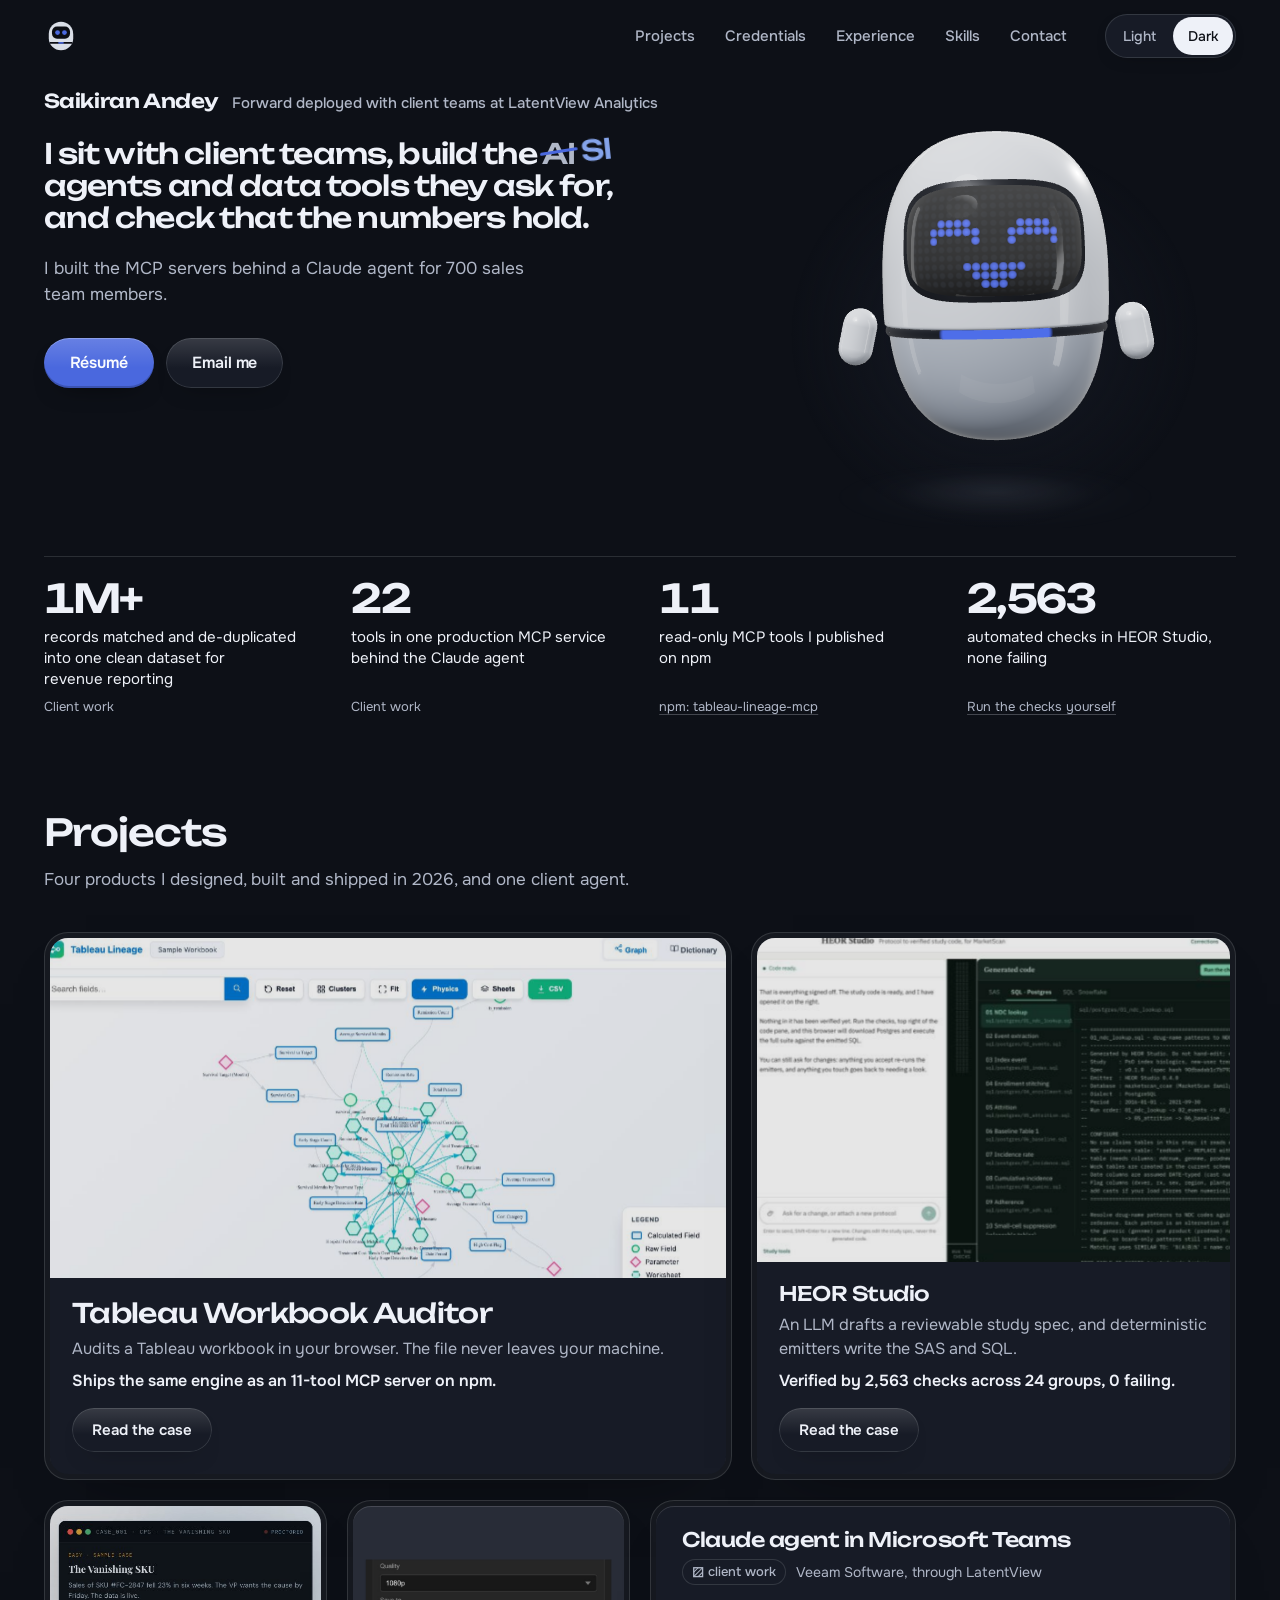
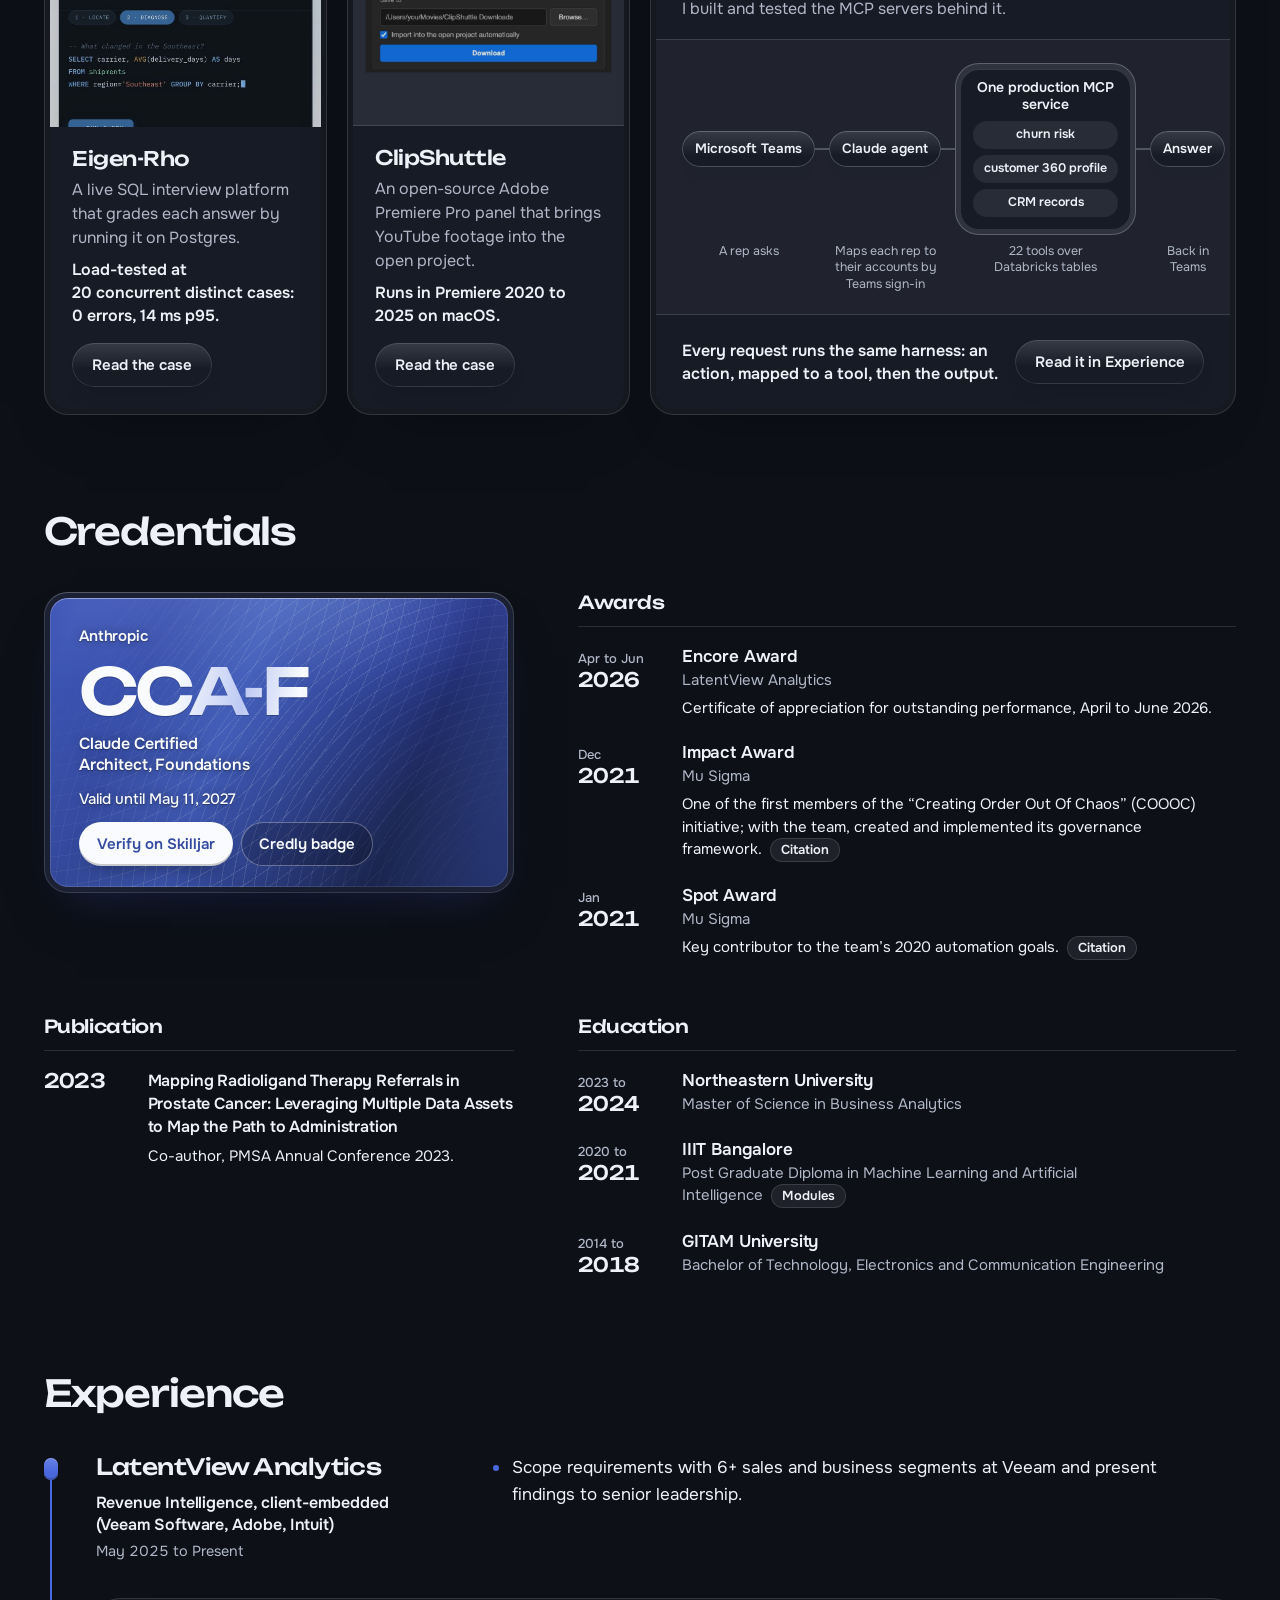
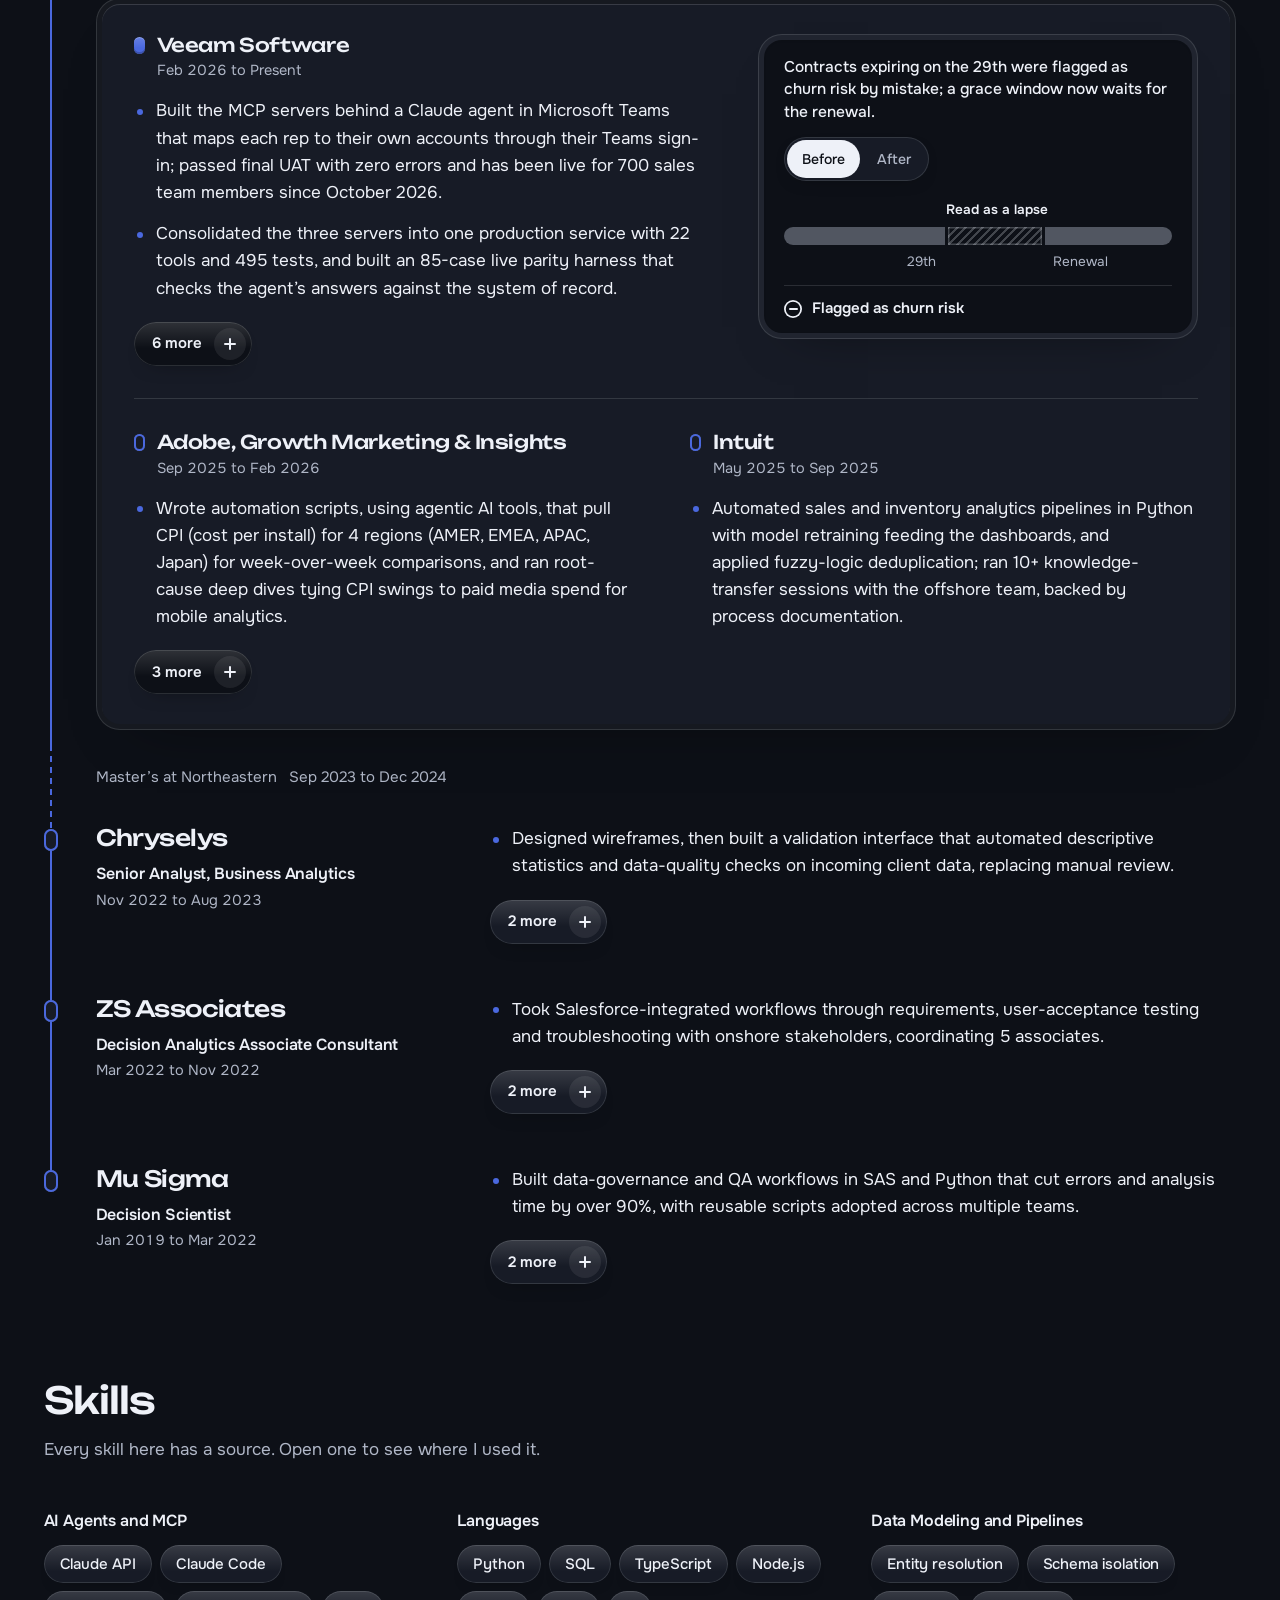
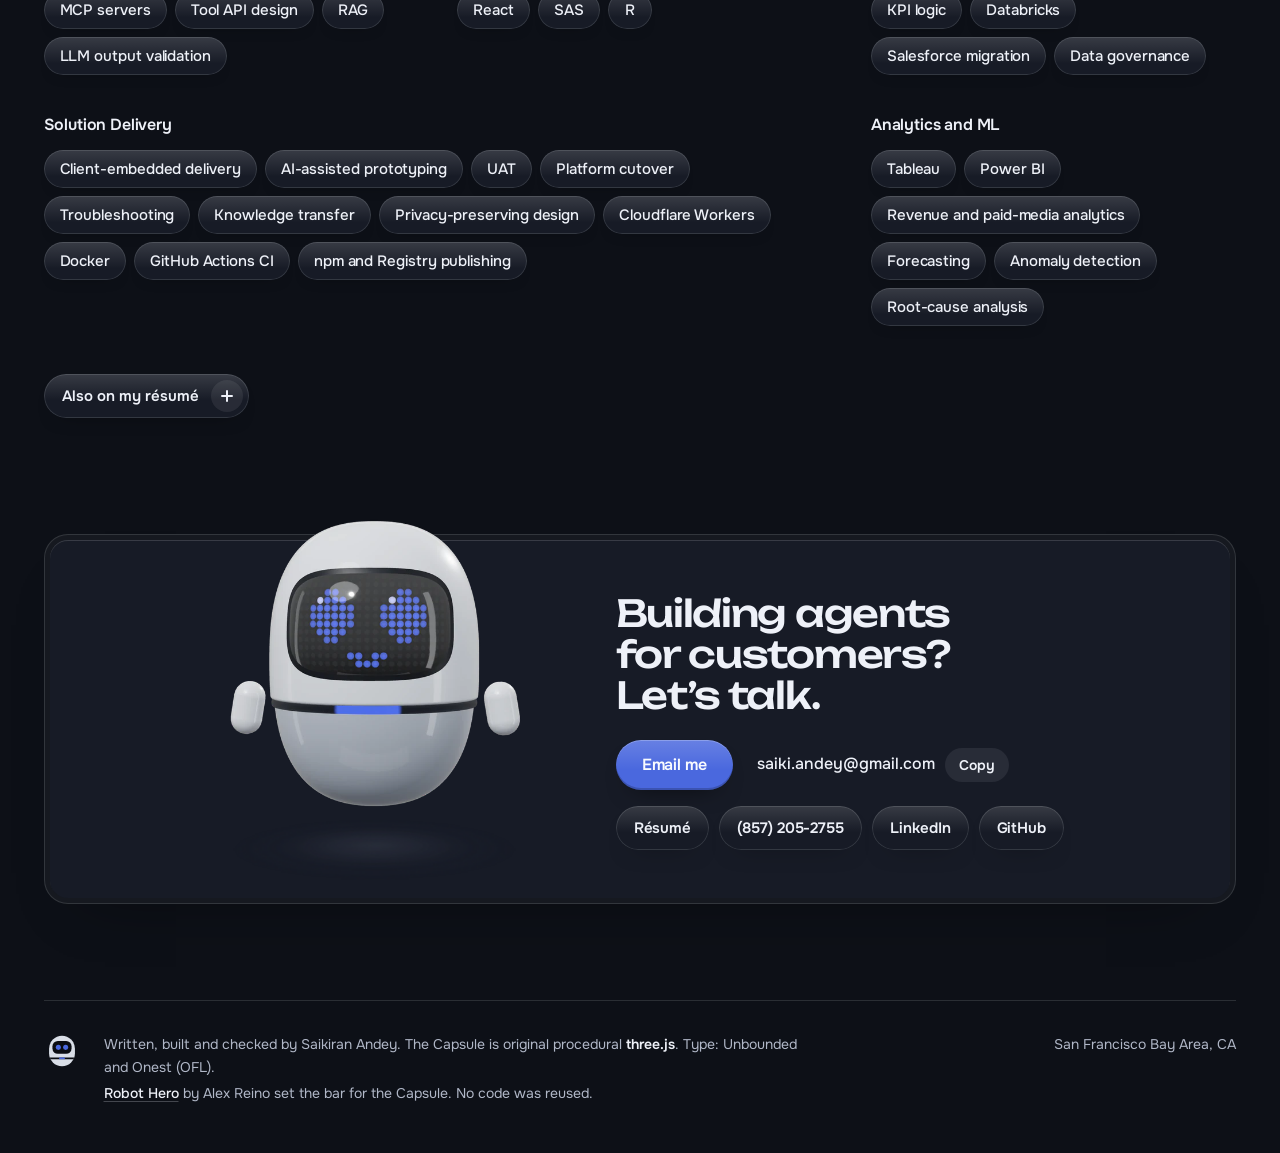
<file: index.html>
<!DOCTYPE html><html lang="en" data-theme="dark" class="unbounded_cd369f44-module__5a_szG__variable onest_e03890ac-module__gvdy2q__variable doto_bbd94be1-module__pPRh4W__variable"><head><meta charSet="utf-8"/><meta name="viewport" content="width=device-width, initial-scale=1, viewport-fit=cover"/><link rel="preload" href="/_next/static/media/onest_latin_wght_normal-s.p.0zctgtcp9xj58.woff2" as="font" crossorigin="" type="font/woff2"/><link rel="preload" href="/_next/static/media/unbounded_latin_wght_normal-s.p.1tz5lbfnvawi1.woff2" as="font" crossorigin="" type="font/woff2"/><link rel="stylesheet" href="/_next/static/chunks/30f2sexhwolg7.css" data-precedence="next"/><link rel="stylesheet" href="/_next/static/chunks/24o5rzvwj0q_m.css" data-precedence="next"/><link rel="stylesheet" href="/_next/static/chunks/2q925ebgr_owi.css" data-precedence="next"/><link rel="stylesheet" href="/_next/static/chunks/1kuhc7nits6pa.css" data-precedence="next"/><link rel="stylesheet" href="/_next/static/chunks/13lzakg8vg675.css" data-precedence="next"/><link rel="preload" as="script" fetchPriority="low" href="/_next/static/chunks/310vm2bl3xxpt.js"/><script src="/_next/static/chunks/19mx3mg6lkumu.js" async=""></script><script src="/_next/static/chunks/1rj7ns8rte9vc.js" async=""></script><script src="/_next/static/chunks/3bb0qu0wuhwr1.js" async=""></script><script src="/_next/static/chunks/turbopack-2e-a58cdyjr05.js" async=""></script><script src="/_next/static/chunks/3fntmmi971322.js" async=""></script><script src="/_next/static/chunks/3qicplwb_-9-c.js" async=""></script><script src="/_next/static/chunks/1ij19e1vzyzib.js" async=""></script><script src="/_next/static/chunks/1xerhk8ithvxz.js" async=""></script><meta name="next-size-adjust" content=""/><meta name="theme-color" content="#0D1017" media="(prefers-color-scheme: light)"/><meta name="theme-color" content="#0D1017" media="(prefers-color-scheme: dark)"/><meta name="color-scheme" content="light dark"/><title>Saikiran Andey</title><meta name="description" content="I sit with client teams, build the AI agents and data tools they ask for, and check that the numbers hold."/><meta property="og:title" content="Saikiran Andey"/><meta property="og:description" content="I sit with client teams, build the AI agents and data tools they ask for, and check that the numbers hold."/><meta property="og:url" content="https://saikiranandey.com/"/><meta property="og:image" content="https://saikiranandey.com/og.jpg"/><meta property="og:image:width" content="2880"/><meta property="og:image:height" content="1508"/><meta property="og:image:alt" content="Saikiran Andey&#x27;s portfolio: the home page with the Capsule agent"/><meta property="og:type" content="website"/><meta name="twitter:card" content="summary_large_image"/><meta name="twitter:title" content="Saikiran Andey"/><meta name="twitter:description" content="I sit with client teams, build the AI agents and data tools they ask for, and check that the numbers hold."/><meta name="twitter:image" content="https://saikiranandey.com/og.jpg"/><link rel="icon" href="/icon.svg?icon.30g9v0_mwdxfw.svg" sizes="any" type="image/svg+xml"/><script>(function(){var d=document.documentElement;d.setAttribute('data-js','');try{if(localStorage.getItem('theme')==='light'){d.setAttribute('data-theme','light')}}catch(e){}})();</script><script src="/_next/static/chunks/0cz1d0mv5g_q7.js" noModule=""></script></head><body><div hidden=""><!--$--><!--/$--></div><a class="skip" href="#main">Skip to content</a><header class="topbar"><div class="topbar__inner wrap"><a href="#hero" class="topbar__name" aria-label="Saikiran Andey, back to the top"><svg class="capsule-mark" width="34" height="34" viewBox="0 0 32 32" aria-hidden="true" focusable="false"><rect class="capsule-mark__shell" x="4.5" y="2.5" width="23" height="27" rx="11.5"></rect><rect class="capsule-mark__glass" x="7.5" y="7" width="17" height="11.5" rx="4.75"></rect><circle class="capsule-mark__eye" cx="12.75" cy="12.75" r="2.25"></circle><circle class="capsule-mark__eye" cx="19.25" cy="12.75" r="2.25"></circle><path class="capsule-mark__seam" d="M5.2 21.75H26.8L26.3 23.25H5.7Z"></path><rect class="capsule-mark__eye" x="13.5" y="21.75" width="5" height="1.5"></rect></svg></a><nav class="topbar__nav" aria-label="Sections"><ul class="topbar__links" role="list"><li><a href="#projects" class="topbar__link">Projects</a></li><li><a href="#credentials" class="topbar__link">Credentials</a></li><li><a href="#experience" class="topbar__link">Experience</a></li><li><a href="#skills" class="topbar__link">Skills</a></li><li><a href="#contact" class="topbar__link">Contact</a></li></ul></nav><div class="theme-switch needs-js topbar__theme" role="group" aria-label="Colour theme"><button type="button" class="theme-switch__btn" aria-pressed="false">Light</button><button type="button" class="theme-switch__btn" aria-pressed="false">Dark</button></div><details class="menu"><summary class="menu__button">Menu<span class="menu__icon" aria-hidden="true"><span></span><span></span></span></summary><div class="menu__panel shell"><div class="menu__core core"><nav aria-label="Sections"><ul class="menu__list" role="list"><li><a href="#projects" class="menu__link">Projects</a></li><li><a href="#credentials" class="menu__link">Credentials</a></li><li><a href="#experience" class="menu__link">Experience</a></li><li><a href="#skills" class="menu__link">Skills</a></li><li><a href="#contact" class="menu__link">Contact</a></li></ul></nav><div class="theme-switch needs-js menu__theme" role="group" aria-label="Colour theme"><button type="button" class="theme-switch__btn" aria-pressed="false">Light</button><button type="button" class="theme-switch__btn" aria-pressed="false">Dark</button></div></div></div></details></div></header><main id="main" tabindex="-1"><section id="hero" class="hero" aria-labelledby="hero-title"><div class="hero__grid wrap"><div class="hero__text"><p class="hero__name"><span class="hero__who">Saikiran Andey</span> <span class="hero__role">Forward deployed with client teams at LatentView Analytics</span></p><h1 id="hero-title" class="hero__h1">I sit with client teams, build the <span class="hero__fix"><del class="hero__fix-old">AI</del> <ins class="hero__fix-new">SI</ins></span> agents and data tools they ask for, and check that the numbers hold.</h1><p class="hero__sub"><span class="hero__keep">I built</span> the MCP servers behind <span class="hero__keep">a Claude</span> agent for <span class="claim-module__yLOVoG__claim" data-claim="hero-rollout-700" data-tier="client">700 sales team members</span>.</p><div class="hero__ctas"><a class="btn btn-primary" href="/Saikiran_Andey_Resume.pdf">Résumé</a><a class="btn btn-secondary" href="mailto:saiki.andey@gmail.com">Email me</a></div></div><div class="stage"><div class="stage__bot"><picture class="stage__poster"><source media="(max-width: 1023px)" srcSet="/bot/capsule-dark-wide-520.webp 520w, /bot/capsule-dark-wide-1040.webp 1040w" sizes="(min-width: 1024px) 37vw, 92vw"/><source media="not all" srcSet="/bot/capsule-light-wide-520.webp 520w, /bot/capsule-light-wide-1040.webp 1040w" sizes="(min-width: 1024px) 37vw, 92vw"/><source media="all" srcSet="/bot/capsule-dark-square-540.webp 540w, /bot/capsule-dark-square-1080.webp 1080w" sizes="(min-width: 1024px) 37vw, 92vw"/><img src="/bot/capsule-light-square-540.webp" srcSet="/bot/capsule-light-square-540.webp 540w, /bot/capsule-light-square-1080.webp 1080w" sizes="(min-width: 1024px) 37vw, 92vw" width="540" height="540" alt="" decoding="async" fetchPriority="high"/></picture><div class="stage__slot"></div><div class="stage__fallback" aria-hidden="true"><span></span><span></span></div></div></div></div><div class="wrap"><ul class="proof" role="list" aria-label="Sourced numbers"><li class="proof__item" data-proof="records"><p class="proof__num"><span class="claim-module__yLOVoG__claim" data-claim="lv-er-records" data-tier="client">1M+</span></p><p class="proof__label"><span>records matched and de-duplicated into one clean dataset for revenue reporting</span></p><p class="proof__src proof__src--note">Client work</p></li><li class="proof__item" data-proof="tools"><p class="proof__num"><span class="claim-module__yLOVoG__claim" data-claim="lv-mcp-tools" data-tier="client">22</span></p><p class="proof__label"><span>tools in one production MCP service behind the Claude agent</span></p><p class="proof__src proof__src--note">Client work</p></li><li class="proof__item" data-proof="npm"><p class="proof__num"><span class="claim-module__yLOVoG__claim" data-claim="proof-mcp-tools" data-tier="live">11</span></p><p class="proof__label"><span>read-only MCP tools I published on npm</span></p><a class="proof__src" href="https://www.npmjs.com/package/tableau-lineage-mcp" rel="noopener">npm: tableau-lineage-mcp</a></li><li class="proof__item" data-proof="checks"><p class="proof__num"><span class="claim-module__yLOVoG__claim" data-claim="proof-heor-checks" data-tier="build">2,563</span></p><p class="proof__label"><span>automated checks in HEOR Studio, none failing</span></p><a class="proof__src" href="https://heor-studio.andey-s.workers.dev" rel="noopener">Run the checks yourself</a></li></ul></div></section><section id="projects" class="section pj" aria-labelledby="projects-title"><div class="wrap"><div class="pj__head"><h2 id="projects-title" class="section-title">Projects</h2><p class="pj__lede"><span class="claim-module__yLOVoG__claim" data-claim="products-four-2026" data-tier="build">Four products I designed, built and shipped in 2026</span>, and one client agent.</p></div><div class="pj-grid" role="group" aria-label="Products and client work"><article class="pj-card shell pj-card--feature" data-tilt="true" data-slug="tableau-workbook-auditor" aria-labelledby="pj-name-tableau-workbook-auditor"><div class="pj-card__core core"><div class="pj-card__cover" data-shape="landscape" style="--focus-reveal:50% 100%"><picture><source media="(max-width: 767px)" srcSet="/covers/tableau-workbook-auditor-phone-1080.jpg" width="1080" height="360"/><img class="pj-card__img tilt-img" src="/covers/tableau-workbook-auditor-640.jpg" srcSet="/covers/tableau-workbook-auditor-640.jpg 640w, /covers/tableau-workbook-auditor-1280.jpg 1280w" sizes="(max-width: 767px) calc(100vw - 32px), (max-width: 1023px) calc(100vw - 64px), 760px" width="1280" height="734" alt="The lineage graph tableau-lineage.com draws for its sample workbook: parameters, calculated fields, raw fields and worksheets as linked nodes." loading="lazy" decoding="async"/></picture></div><div class="pj-card__body"><h3 id="pj-name-tableau-workbook-auditor" class="pj-card__name">Tableau Workbook Auditor</h3><p class="pj-card__what">Audits a Tableau workbook in your browser. The file never leaves your machine.</p><p class="pj-card__result">Ships the same engine as an <span class="claim-module__yLOVoG__claim" data-claim="tl-mcp-tool-server" data-tier="live"><span class="keep">11-tool</span> <!-- -->MCP<!-- --> <!-- -->server</span> on npm.</p><a class="btn btn-secondary pj-card__cta" href="/work/tableau-workbook-auditor/">Read the case<span class="sr-only">: <!-- -->Tableau Workbook Auditor</span></a></div></div></article><article class="pj-card shell" data-tilt="true" data-slug="heor-studio" aria-labelledby="pj-name-heor-studio"><div class="pj-card__core core"><div class="pj-card__cover" data-shape="landscape" style="--focus-rest:0% 0%;--focus-reveal:100% 0%"><picture><source media="(max-width: 767px)" srcSet="/covers/heor-studio-phone-1080.jpg" width="1080" height="360"/><img class="pj-card__img tilt-img" src="/covers/heor-studio-640.jpg" srcSet="/covers/heor-studio-640.jpg 640w, /covers/heor-studio-1280.jpg 1280w" sizes="(max-width: 767px) calc(100vw - 32px), (max-width: 1023px) 50vw, 540px" width="1280" height="747" alt="HEOR Studio after loading its demo study: the generated code pane, with tabs for the SAS and the SQL it wrote and the study’s files listed in order." loading="lazy" decoding="async"/></picture></div><div class="pj-card__body"><h3 id="pj-name-heor-studio" class="pj-card__name">HEOR Studio</h3><p class="pj-card__what">An LLM drafts a reviewable study spec, and deterministic emitters write the SAS and SQL.</p><p class="pj-card__result">Verified by <span class="claim-module__yLOVoG__claim" data-claim="heor-checks" data-tier="build"><span class="keep">2,563 checks</span> <!-- -->across<!-- --> <span class="keep">24 groups,</span> <span class="keep">0 failing</span></span>.</p><a class="btn btn-secondary pj-card__cta" href="/work/heor-studio/">Read the case<span class="sr-only">: <!-- -->HEOR Studio</span></a></div></div></article><article class="pj-card shell" data-tilt="true" data-slug="eigen-rho" aria-labelledby="pj-name-eigen-rho"><div class="pj-card__core core"><div class="pj-card__cover" data-shape="portrait" style="--focus-reveal:50% 100%"><picture><source media="(max-width: 767px)" srcSet="/covers/eigen-rho-phone-1080.jpg" width="1080" height="360"/><img class="pj-card__img tilt-img" src="/covers/eigen-rho-560.jpg" srcSet="/covers/eigen-rho-560.jpg 560w, /covers/eigen-rho-1120.jpg 1120w" sizes="(max-width: 767px) calc(100vw - 32px), (max-width: 1023px) 50vw, 540px" width="1120" height="1336" alt="The sample case console from eigen-rho.com: a dark SQL editor with the question for one step of a case called The Vanishing SKU and the query that answers it." loading="lazy" decoding="async"/></picture></div><div class="pj-card__body"><h3 id="pj-name-eigen-rho" class="pj-card__name">Eigen-Rho</h3><p class="pj-card__what">A live SQL interview platform that grades each answer by running it on Postgres.</p><p class="pj-card__result">Load-tested at <span class="claim-module__yLOVoG__claim" data-claim="er-load-cases" data-tier="owner"><span class="keep">20 concurrent</span> <!-- -->distinct<!-- --> <!-- -->cases</span>: <span class="claim-module__yLOVoG__claim" data-claim="er-errors" data-tier="owner"><span class="keep">0 errors</span></span>, <span class="claim-module__yLOVoG__claim" data-claim="er-p95" data-tier="owner"><span class="keep">14 ms p95</span></span>.</p><a class="btn btn-secondary pj-card__cta" href="/work/eigen-rho/">Read the case<span class="sr-only">: <!-- -->Eigen-Rho</span></a></div></div></article><article class="pj-card shell" data-tilt="true" data-slug="clipshuttle" aria-labelledby="pj-name-clipshuttle"><div class="pj-card__core core"><div class="pj-card__cover" data-shape="landscape" data-fit="contain"><picture><source media="(max-width: 767px)" srcSet="/covers/clipshuttle-phone-600.jpg" width="600" height="200"/><img class="pj-card__img tilt-img" src="/covers/clipshuttle-400.jpg" srcSet="/covers/clipshuttle-400.jpg 400w, /covers/clipshuttle-800.jpg 800w" sizes="(max-width: 767px) calc(100vw - 32px), (max-width: 1023px) 50vw, 540px" width="800" height="365" alt="The ClipShuttle panel’s download settings: a quality picker, the folder it saves to, the box that imports the clip into the open project, and the Download button." loading="lazy" decoding="async"/></picture></div><div class="pj-card__body"><h3 id="pj-name-clipshuttle" class="pj-card__name">ClipShuttle</h3><p class="pj-card__what">An open-source Adobe Premiere Pro panel that brings YouTube footage into the open project.</p><p class="pj-card__result">Runs in <span class="claim-module__yLOVoG__claim" data-claim="cs-premiere-range" data-tier="build">Premiere<!-- --> <span class="keep">2020 to</span> <!-- -->2025</span> on macOS.</p><a class="btn btn-secondary pj-card__cta" href="/work/clipshuttle/">Read the case<span class="sr-only">: <!-- -->ClipShuttle</span></a></div></div></article><article class="pj-card pj-card--agent shell" aria-labelledby="pj-name-agent" data-slug="client-agent"><div class="pj-card__core core pj-agent"><div class="pj-agent__head"><h3 id="pj-name-agent" class="pj-card__name">Claude agent in Microsoft Teams</h3><p class="pj-agent__client"><span class="claim-module__yLOVoG__glyph pj-agent__tier" data-tier="client"><svg class="claim-module__yLOVoG__glyphIcon" viewBox="0 0 12 12" aria-hidden="true" focusable="false"><rect x="1.7" y="1.7" width="8.6" height="8.6" fill="none" stroke="currentColor" stroke-width="1.3"></rect><path d="M1.7 6 6 1.7M1.7 10.3 10.3 1.7M6 10.3 10.3 6" fill="none" stroke="currentColor" stroke-width="1"></path></svg><span>client work</span></span><span>Veeam Software, through LatentView</span></p></div><p class="pj-card__what">I built and tested the MCP servers behind it.</p><div class="pj-agent__stage"><ol class="pj-flow" aria-label="How a question moves through the agent" role="list"><li class="pj-flow__stage" data-at="1" data-kind="node"><span class="pj-flow__node">Microsoft Teams</span><span class="pj-flow__note">A rep asks</span></li><li class="pj-flow__wire" data-at="2" data-kind="wire" aria-hidden="true"><i class="pj-flow__fill"></i></li><li class="pj-flow__stage" data-at="3" data-kind="node"><span class="pj-flow__node">Claude agent</span><span class="pj-flow__note">Maps each rep to their accounts by Teams sign-in</span></li><li class="pj-flow__wire" data-at="4" data-kind="wire" aria-hidden="true"><i class="pj-flow__fill"></i></li><li class="pj-flow__stage pj-flow__stage--group" data-at="5" data-kind="group"><span class="pj-flow__group"><span class="pj-flow__group-core"><span class="pj-flow__group-title">One production MCP service</span><span class="pj-flow__servers" role="list"><span class="pj-flow__server" role="listitem">churn risk</span><span class="pj-flow__server" role="listitem" data-nc="product name">customer 360 profile</span><span class="pj-flow__server" role="listitem">CRM records</span></span></span></span><span class="pj-flow__note"><span class="claim-module__yLOVoG__claim" data-claim="lv-mcp-tools" data-tier="client">22 tools</span> over Databricks tables</span></li><li class="pj-flow__wire" data-at="6" data-kind="wire" aria-hidden="true"><i class="pj-flow__fill"></i></li><li class="pj-flow__stage" data-at="7" data-kind="node"><span class="pj-flow__node pj-flow__node--answer"><span class="pj-flow__tick" aria-hidden="true"></span>Answer</span><span class="pj-flow__note">Back in Teams</span></li></ol></div><div class="pj-agent__foot"><p class="pj-card__result pj-agent__harness">Every request runs the same harness: an action, mapped to a tool, then the output.</p><a class="btn btn-secondary pj-agent__more" href="#experience-veeam">Read it in Experience</a></div></div></article></div></div></section><section id="credentials" class="section cred" aria-labelledby="credentials-title"><div class="wrap"><h2 id="credentials-title" class="section-title">Credentials</h2><div class="cred__grid"><article class="cca" aria-labelledby="credentials-ccaf"><div class="cca__tilt"><div class="cca__shell"><div class="cca__card"><span class="cca__foil" aria-hidden="true"></span><span class="cca__grating" aria-hidden="true"></span><span class="cca__glare" aria-hidden="true"></span><div class="cca__top"><p class="cca__issuer">Anthropic</p></div><h3 id="credentials-ccaf" class="cca__title"><span class="cca__acronym">CCA-F</span><span class="cca__name">Claude Certified Architect, Foundations</span></h3><div class="cca__foot"><p class="cca__valid"><span class="claim-module__yLOVoG__claim" data-claim="ccaf-valid" data-tier="live">Valid until May 11, 2027</span></p><div class="cca__links"><a class="cca__btn cca__btn--solid" href="https://verify.skilljar.com/c/k349stsp9ezx" target="_blank" rel="noopener noreferrer">Verify on Skilljar<span class="sr-only"> <!-- -->(opens in a new tab)</span></a><a class="cca__btn" href="https://www.credly.com/badges/5adef59b-6dd3-4dc1-bec7-ad98278b2824" target="_blank" rel="noopener noreferrer">Credly badge<span class="sr-only"> <!-- -->(opens in a new tab)</span></a></div></div></div></div></div></article><div class="cred-group" role="group" aria-labelledby="credentials-awards" data-group="awards"><h3 id="credentials-awards" class="cred-group__title">Awards</h3><ul role="list" class="cred-list"><li class="cred-row" data-kind="award"><p class="cred-when"><span class="cred-when__in" data-nc="years, from the dates in content/certifications.ts"><span class="cred-when__sub">Apr to Jun</span> <span class="cred-when__year">2026</span></span></p><div class="cred-row__body"><h4 class="cred-row__title">Encore Award</h4><p class="cred-row__by">LatentView Analytics</p><p class="cred-row__line">Certificate of appreciation for outstanding performance, <span class="claim-module__yLOVoG__claim" data-claim="encore-period" data-tier="owner">April to June 2026</span>.</p></div></li><li class="cred-row" data-kind="award"><p class="cred-when"><span class="claim-module__yLOVoG__claim cred-when__in" data-claim="impact-month" data-tier="owner"><span class="cred-when__sub">Dec</span> <span class="cred-when__year">2021</span></span></p><div class="cred-row__body"><h4 class="cred-row__title">Impact Award</h4><p class="cred-row__by">Mu Sigma</p><p class="cred-row__line">One of the first members of the “Creating Order Out Of Chaos” (COOOC) initiative; with the team, created and implemented its governance framework.<!-- --> <button type="button" class="cred-more" popoverTarget="credentials-more-impact" aria-label="Citation for the Impact Award"><span class="cred-more__label">Citation</span></button></p><dialog id="credentials-more-impact" popover="auto" class="cred-pop" aria-labelledby="credentials-more-impact-title"><div class="cred-pop__head"><p id="credentials-more-impact-title" class="cred-pop__title">Impact Award</p><button type="button" class="cred-pop__close" popoverTarget="credentials-more-impact" popoverTargetAction="hide">Close</button></div><p class="cred-pop__text">The certificate reads: “As one of the first team members of COOOC, he has collaborated with his team members to create and implement the framework for Governance.”</p><p class="cred-pop__text">The expansion of COOOC comes from my own records; the certificate uses the acronym.</p></dialog></div></li><li class="cred-row" data-kind="award"><p class="cred-when"><span class="claim-module__yLOVoG__claim cred-when__in" data-claim="spot-month" data-tier="owner"><span class="cred-when__sub">Jan</span> <span class="cred-when__year">2021</span></span></p><div class="cred-row__body"><h4 class="cred-row__title">Spot Award</h4><p class="cred-row__by">Mu Sigma</p><p class="cred-row__line">Key contributor to the team’s <span class="claim-module__yLOVoG__claim" data-claim="spot-2020" data-tier="owner">2020 automation goals</span>.<!-- --> <button type="button" class="cred-more" popoverTarget="credentials-more-spot" aria-label="Citation for the Spot Award"><span class="cred-more__label">Citation</span></button></p><dialog id="credentials-more-spot" popover="auto" class="cred-pop" aria-labelledby="credentials-more-spot-title"><div class="cred-pop__head"><p id="credentials-more-spot-title" class="cred-pop__title">Spot Award</p><button type="button" class="cred-pop__close" popoverTarget="credentials-more-spot" popoverTargetAction="hide">Close</button></div><p class="cred-pop__text">The certificate reads: “Sai Kiran has been a key contributor to our <span data-nc="name">2020</span> automation goals. He has played an effective role in understanding problem statements and creating solutions for the same.”</p></dialog></div></li></ul></div><div class="cred-group" role="group" aria-labelledby="credentials-education" data-group="education"><h3 id="credentials-education" class="cred-group__title">Education</h3><ul role="list" class="cred-list"><li class="cred-row" data-kind="education"><p class="cred-when"><span class="cred-when__in" data-nc="years, from the dates in content/certifications.ts"><span class="cred-when__sub">2023 to</span> <span class="cred-when__year">2024</span></span></p><div class="cred-row__body"><h4 class="cred-row__title">Northeastern University</h4><p class="cred-row__by">Master of Science in Business Analytics</p></div></li><li class="cred-row" data-kind="education"><p class="cred-when"><span class="cred-when__in" data-nc="years, from the dates in content/certifications.ts"><span class="cred-when__sub">2020 to</span> <span class="cred-when__year">2021</span></span></p><div class="cred-row__body"><h4 class="cred-row__title">IIIT Bangalore</h4><p class="cred-row__by">Post Graduate Diploma in Machine Learning and Artificial Intelligence<!-- --> <button type="button" class="cred-more" popoverTarget="credentials-more-iiitb" aria-label="Modules on the IIIT Bangalore certificate"><span class="cred-more__label">Modules</span></button></p><dialog id="credentials-more-iiitb" popover="auto" class="cred-pop" aria-labelledby="credentials-more-iiitb-title"><div class="cred-pop__head"><p id="credentials-more-iiitb-title" class="cred-pop__title">IIIT Bangalore</p><button type="button" class="cred-pop__close" popoverTarget="credentials-more-iiitb" popoverTargetAction="hide">Close</button></div><p class="cred-pop__text">Taken alongside my years at Mu Sigma. The modules below are printed on the certificate.</p><ul role="list" class="cred-pop__list"><li>Statistics Essentials</li><li><span data-nc="module name, as printed on the certificate">ML-1</span></li><li><span data-nc="module name, as printed on the certificate">ML-2</span></li><li>NLP</li><li>Deep Learning and Neural Networks</li><li>Reinforcement Learning</li><li>Deployment and Capstone</li></ul></dialog></div></li><li class="cred-row" data-kind="education"><p class="cred-when"><span class="cred-when__in" data-nc="years, from the dates in content/certifications.ts"><span class="cred-when__sub">2014 to</span> <span class="cred-when__year">2018</span></span></p><div class="cred-row__body"><h4 class="cred-row__title">GITAM University</h4><p class="cred-row__by">Bachelor of Technology, Electronics and Communication Engineering</p></div></li></ul></div><div class="cred-group" role="group" aria-labelledby="credentials-publication" data-group="publication"><h3 id="credentials-publication" class="cred-group__title">Publication</h3><ul role="list" class="cred-list"><li class="cred-row" data-kind="publication"><p class="cred-when"><span class="cred-when__in" data-nc="a year, from content/certifications.ts"><span class="cred-when__year">2023</span></span></p><div class="cred-row__body"><h4 class="cred-row__title">Mapping Radioligand Therapy Referrals in Prostate Cancer: Leveraging Multiple Data Assets to Map the Path to Administration</h4><p class="cred-row__line">Co-author, <span class="claim-module__yLOVoG__claim" data-claim="chr-pmsa-2023" data-tier="owner">PMSA Annual Conference 2023</span>.</p></div></li></ul></div></div></div></section><section id="experience" class="section xp" aria-labelledby="experience-title"><div class="wrap"><h2 id="experience-title" class="section-title xp-title">Experience</h2><ol class="xp-list" role="list"><li id="experience-latentview" class="xp-stop xp-stop--employer xp-stop--now" data-xp-stop=""><span class="xp-seg" aria-hidden="true"></span><span class="xp-node" data-xp-mark="" aria-hidden="true"></span><article class="xp-entry" aria-labelledby="xp-h-latentview"><header class="xp-meta"><h3 id="xp-h-latentview" class="xp-org">LatentView Analytics</h3><p class="xp-role">Revenue Intelligence, client-embedded (Veeam Software, Adobe, Intuit)</p><p class="xp-when"><time dateTime="2025-05">May 2025</time> to <!-- -->Present</p></header><div class="xp-body"><ul class="xp-points" role="list"><li id="xp-point-latentview-1" data-resume="latentview-1">Scope requirements with <span class="claim-module__yLOVoG__claim" data-claim="lv-segments" data-tier="client">6+ sales and business segments</span> at Veeam and present findings to senior leadership.</li></ul></div><div class="xp-clients shell"><ol class="xp-clients__list core" role="list" aria-label="Client teams through LatentView"><li id="experience-veeam" class="xp-client xp-client--veeam xp-client--now xp-client--replay"><article class="xp-client__entry" aria-labelledby="xp-h-veeam"><header class="xp-client__head"><span class="xp-mark" data-xp-mark="" aria-hidden="true"></span><h4 id="xp-h-veeam" class="xp-client__name">Veeam Software</h4><p class="xp-when"><time dateTime="2026-02">Feb 2026</time> to <!-- -->Present</p></header><ul class="xp-points xp-client__points" role="list"><li id="xp-point-veeam-1" data-resume="veeam-1">Built the MCP servers behind a Claude agent in Microsoft Teams that maps each rep to their own accounts through their Teams sign-in; passed final UAT with <span class="claim-module__yLOVoG__claim" data-claim="lv-uat-zero" data-tier="client">zero errors</span> and has been live for <span class="claim-module__yLOVoG__claim" data-claim="lv-rollout-700" data-tier="client">700 sales team members</span> since <span class="claim-module__yLOVoG__claim" data-claim="agent-rollout-month" data-tier="client">October 2026</span>.</li><li id="xp-point-veeam-2" data-resume="veeam-2">Consolidated the <span class="claim-module__yLOVoG__claim" data-claim="lv-mcp-servers" data-tier="client">three servers</span> into one production service with <span class="claim-module__yLOVoG__claim" data-claim="lv-mcp-tools" data-tier="client">22 tools</span> and <span class="claim-module__yLOVoG__claim" data-claim="lv-mcp-tests" data-tier="client">495 tests</span>, and built an <span class="claim-module__yLOVoG__claim" data-claim="lv-parity-cases" data-tier="client">85-case live parity harness</span> that checks the agent’s answers against the system of record.</li></ul><figure class="xp-replay" data-state="auto" aria-labelledby="xp-grace-say" aria-describedby="xp-point-veeam-1"><div class="xp-replay__shell shell"><div class="xp-replay__core core"><p id="xp-grace-say" class="xp-say">Contracts expiring on the <span class="claim-module__yLOVoG__claim" data-claim="grace-29th" data-tier="client">29th</span> were flagged as churn risk by mistake; a grace window now waits for the renewal.</p><div class="xp-toggle needs-js" role="group" aria-label="Show the churn logic before or after the fix"><button type="button" class="xp-toggle__btn" aria-pressed="false">Before</button><button type="button" class="xp-toggle__btn" aria-pressed="true">After</button></div><div class="xp-gw"><div class="xp-gw__bar" aria-hidden="true"><span class="xp-gw__seg xp-gw__seg--term"></span><span class="xp-gw__gap"><span class="xp-gw__grace"></span></span><span class="xp-gw__seg xp-gw__seg--renew"></span></div><p class="xp-gw__label xp-gw__label--term"><span class="claim-module__yLOVoG__claim" data-claim="grace-29th" data-tier="client">29th</span></p><p class="xp-gw__label xp-gw__label--gap"><span class="xp-gw__state xp-gw__state--before needs-js">Read as a lapse</span><span class="xp-gw__state xp-gw__state--after">Grace window</span></p><p class="xp-gw__label xp-gw__label--renew">Renewal</p></div><p class="xp-verdict"><span class="xp-gw__state xp-gw__state--before xp-verdict__text needs-js"><span class="xp-verdict__icon xp-verdict__icon--flag" aria-hidden="true"></span>Flagged as churn risk</span><span class="xp-gw__state xp-gw__state--after xp-verdict__text"><span class="xp-verdict__icon xp-verdict__icon--clear" aria-hidden="true"></span>Not flagged</span></p></div></div><span class="sr-only" aria-live="polite"></span></figure><details class="xp-more"><summary class="xp-more__toggle"><span class="xp-more__closed"><span data-computed="count of the other resume points">6</span> more</span><span class="xp-more__open">Show fewer</span><span class="xp-more__icon" aria-hidden="true"></span></summary><div class="xp-more__body"><ul class="xp-points" role="list"><li id="xp-point-veeam-3" data-resume="veeam-3">Shipped a self-healing data bridge after an upstream pipeline change quietly broke agent answers while the health check stayed green, then added <span data-nc="name">two-tier alerting</span> and exercised it both red and green.</li><li id="xp-point-veeam-4" data-resume="veeam-4">Authored a Tableau-to-Databricks AI/BI migration engine with a CLI, an MCP server and a multi-agent orchestrator that runs each migration through gated phases; the first workbook reproduced <span class="claim-module__yLOVoG__claim" data-claim="lv-sheets" data-tier="client">all 28 sheets</span> at cell level.</li><li id="xp-point-veeam-5" data-resume="veeam-5">Audited the pipelines and test suites behind the agent and dashboards and fixed silent defects: a join that double-counted records, test gates that reported completion instead of correctness, and a job that reported success on wrong output.</li><li id="xp-point-veeam-6" data-resume="veeam-6">Delivered the platform registry’s first GitHub-to-production deploy after root-causing the earlier failed attempts, and moved a Unity Catalog row-level access filter from hand-application into the deployment pipeline.</li><li id="xp-point-veeam-7" data-resume="veeam-7">Built entity resolution in SQL and Python, applying probabilistic record linkage across <span class="claim-module__yLOVoG__claim" data-claim="lv-er-records" data-tier="client">1M+ records</span> to improve matching accuracy by <span class="claim-module__yLOVoG__claim" data-claim="lv-er-accuracy" data-tier="client">about 30%</span> and produce the de-duplicated master dataset the revenue reporting runs on.</li><li id="xp-point-veeam-8" data-resume="veeam-8">Embedded forecasting, anomaly detection, natural-language querying and automated insight summaries with low-confidence fallbacks in the reporting, cutting stakeholder analysis and meeting-prep time by <span class="claim-module__yLOVoG__claim" data-claim="lv-hours-week" data-tier="client">about 10 hours per week</span>.</li></ul><div class="xp-words"><p class="xp-words__head">In my words</p><p class="xp-words__text">Before the agent, reps looked up churn risk in a Tableau dashboard. The agent turns that lookup into a question in Microsoft Teams. I built the MCP servers behind it, reading tables in Databricks, and a rep’s Teams sign-in maps them to their own accounts, so the agent answers only about accounts they own. Every request runs the same harness: an action, mapped to a tool, then the output. I built the servers, tested them, and got them delivered. Since then I have merged them into one production service, with a parity harness that checks its answers against the system of record.</p><p class="xp-words__text">When reporting moved to next-generation Salesforce, I rebuilt the dashboards one at a time and reconciled every KPI against its legacy definition through the cutover. The whole global sales division reads these dashboards daily for its updates, so the bar was that nobody lost a number during the move.</p><p class="xp-words__text">A dashboard is only as trustworthy as the pipeline under it. A failed refresh puts a wrong number in front of an executive.</p></div></div></details></article></li><li id="experience-adobe" class="xp-client xp-client--adobe"><article class="xp-client__entry" aria-labelledby="xp-h-adobe"><header class="xp-client__head"><span class="xp-mark" data-xp-mark="" aria-hidden="true"></span><h4 id="xp-h-adobe" class="xp-client__name">Adobe, Growth Marketing &amp; Insights</h4><p class="xp-when"><time dateTime="2025-09">Sep 2025</time> to <time dateTime="2026-02">Feb 2026</time></p></header><ul class="xp-points xp-client__points" role="list"><li id="xp-point-adobe-1" data-resume="adobe-1">Wrote automation scripts, using agentic AI tools, that pull CPI (cost per install) for <span class="claim-module__yLOVoG__claim" data-claim="lv-regions" data-tier="client">4 regions</span> (AMER, EMEA, APAC, Japan) for week-over-week comparisons, and ran root-cause deep dives tying CPI swings to paid media spend for mobile analytics.</li></ul><details class="xp-more"><summary class="xp-more__toggle"><span class="xp-more__closed"><span data-computed="count of the other resume points">3</span> more</span><span class="xp-more__open">Show fewer</span><span class="xp-more__icon" aria-hidden="true"></span></summary><div class="xp-more__body"><ul class="xp-points" role="list"><li id="xp-point-adobe-2" data-resume="adobe-2">Ran A/B tests on App Store creative, measuring download conversion per screenshot variant to guide creative selection.</li><li id="xp-point-adobe-3" data-resume="adobe-3">Built Power BI dashboards for MAU and CPI analysis with the mobile-analytics and lifecycle-marketing teams.</li><li id="xp-point-adobe-4" data-resume="adobe-4">Built an early dormancy detection model that Lifecycle Marketing used to prioritize retention interventions.</li></ul><div class="xp-words"><p class="xp-words__head">In my words</p><p class="xp-words__text">I worked inside Adobe’s mobile-analytics team on paid-media measurement. Every week my scripts pulled cost per install for each of the <span class="claim-module__yLOVoG__claim" data-claim="lv-regions" data-tier="client">4 regions</span>, compared it with the week before, and when it moved I dug into why, so marketing could see how its paid media spend was being used.</p></div></div></details></article></li><li id="experience-intuit" class="xp-client xp-client--intuit"><article class="xp-client__entry" aria-labelledby="xp-h-intuit"><header class="xp-client__head"><span class="xp-mark" data-xp-mark="" aria-hidden="true"></span><h4 id="xp-h-intuit" class="xp-client__name">Intuit</h4><p class="xp-when"><time dateTime="2025-05">May 2025</time> to <time dateTime="2025-09">Sep 2025</time></p></header><ul class="xp-points xp-client__points" role="list"><li id="xp-point-intuit-1" data-resume="intuit-1">Automated sales and inventory analytics pipelines in Python with model retraining feeding the dashboards, and applied fuzzy-logic deduplication; ran <span class="claim-module__yLOVoG__claim" data-claim="lv-kt-sessions" data-tier="client">10+ knowledge-transfer sessions</span> with the offshore team, backed by process documentation.</li></ul></article></li></ol></div></article></li><li class="xp-stop xp-stop--gap" data-xp-stop=""><span class="xp-seg" aria-hidden="true"></span><span class="xp-node xp-node--gap" data-xp-mark="" aria-hidden="true"></span><div class="xp-gap"><p class="xp-gap__what">Master’s at <!-- -->Northeastern</p><p class="xp-when"><time dateTime="2023-09">Sep 2023</time> to <time dateTime="2024-12">Dec 2024</time></p></div></li><li id="experience-chryselys" class="xp-stop xp-stop--employer" data-xp-stop=""><span class="xp-seg" aria-hidden="true"></span><span class="xp-node" data-xp-mark="" aria-hidden="true"></span><article class="xp-entry" aria-labelledby="xp-h-chryselys"><header class="xp-meta"><h3 id="xp-h-chryselys" class="xp-org">Chryselys</h3><p class="xp-role">Senior Analyst, Business Analytics</p><p class="xp-when"><time dateTime="2022-11">Nov 2022</time> to <time dateTime="2023-08">Aug 2023</time></p></header><div class="xp-body"><ul class="xp-points" role="list"><li id="xp-point-chryselys-2" data-resume="chryselys-2">Designed wireframes, then built a validation interface that automated descriptive statistics and data-quality checks on incoming client data, replacing manual review.</li></ul><details class="xp-more"><summary class="xp-more__toggle"><span class="xp-more__closed"><span data-computed="count of the other resume points">2</span> more</span><span class="xp-more__open">Show fewer</span><span class="xp-more__icon" aria-hidden="true"></span></summary><div class="xp-more__body"><ul class="xp-points" role="list"><li id="xp-point-chryselys-1" data-resume="chryselys-1">Built provider identity resolution to NPI records for Prostate Radioligand Therapy providers and organizations, closing IQVIA data gaps with web scraping and fuzzy-logic matching and raising NPI mapping accuracy by <span class="claim-module__yLOVoG__claim" data-claim="chr-npi-60" data-tier="owner">60%</span>.</li><li id="xp-point-chryselys-3" data-resume="chryselys-3">Built a patient-journey process tracing <span class="claim-module__yLOVoG__claim" data-claim="chr-encounters" data-tier="owner">10 key encounters</span> around each therapy administration date across integrated client and IQVIA data, and co-authored the patient-journey paper presented at the <span class="claim-module__yLOVoG__claim" data-claim="chr-pmsa-2023" data-tier="owner">PMSA Annual Conference 2023</span>.</li></ul><div class="xp-words"><p class="xp-words__head">In my words</p><p class="xp-words__text">For the patient journey I traced the <span class="claim-module__yLOVoG__claim" data-claim="chr-encounters" data-tier="owner">10 key encounters</span> around each therapy administration date, before and after it, across the client’s data and IQVIA’s. I also presented weekly readouts on patient trends, therapy adoption and provider networks.</p></div></div></details></div></article></li><li id="experience-zs" class="xp-stop xp-stop--employer" data-xp-stop=""><span class="xp-seg" aria-hidden="true"></span><span class="xp-node" data-xp-mark="" aria-hidden="true"></span><article class="xp-entry" aria-labelledby="xp-h-zs"><header class="xp-meta"><h3 id="xp-h-zs" class="xp-org">ZS Associates</h3><p class="xp-role">Decision Analytics Associate Consultant</p><p class="xp-when"><time dateTime="2022-03">Mar 2022</time> to <time dateTime="2022-11">Nov 2022</time></p></header><div class="xp-body"><ul class="xp-points" role="list"><li id="xp-point-zs-2" data-resume="zs-2">Took Salesforce-integrated workflows through requirements, user-acceptance testing and troubleshooting with onshore stakeholders, coordinating <span class="claim-module__yLOVoG__claim" data-claim="zs-associates" data-tier="owner">5 associates</span>.</li></ul><details class="xp-more"><summary class="xp-more__toggle"><span class="xp-more__closed"><span data-computed="count of the other resume points">2</span> more</span><span class="xp-more__open">Show fewer</span><span class="xp-more__icon" aria-hidden="true"></span></summary><div class="xp-more__body"><ul class="xp-points" role="list"><li id="xp-point-zs-1" data-resume="zs-1">Set up Salesforce data-governance processes after a gap analysis with business stakeholders, with Python/VBA automation that eliminated manual data-entry errors and saved <span class="claim-module__yLOVoG__claim" data-claim="zs-hours" data-tier="owner">about 12 hours per associate weekly</span>.</li><li id="xp-point-zs-3" data-resume="zs-3">Streamlined commercial data aggregation for Key Opinion Leader (KOL) targeting, contributing to a <span class="claim-module__yLOVoG__claim" data-claim="zs-increase" data-tier="owner">15% increase</span> in targeted prescriptions in <span class="claim-module__yLOVoG__claim" data-claim="zs-q2-2022" data-tier="owner">Q2 2022</span>.</li></ul></div></details></div></article></li><li id="experience-musigma" class="xp-stop xp-stop--employer" data-xp-stop="" data-last=""><span class="xp-node" data-xp-mark="" aria-hidden="true"></span><article class="xp-entry" aria-labelledby="xp-h-musigma"><header class="xp-meta"><h3 id="xp-h-musigma" class="xp-org">Mu Sigma</h3><p class="xp-role">Decision Scientist</p><p class="xp-when"><time dateTime="2019-01">Jan 2019</time> to <time dateTime="2022-03">Mar 2022</time></p></header><div class="xp-body"><ul class="xp-points" role="list"><li id="xp-point-musigma-2" data-resume="musigma-2">Built data-governance and QA workflows in SAS and Python that cut errors and analysis time by <span class="claim-module__yLOVoG__claim" data-claim="ms-90" data-tier="owner">over 90%</span>, with reusable scripts adopted across multiple teams.</li></ul><details class="xp-more"><summary class="xp-more__toggle"><span class="xp-more__closed"><span data-computed="count of the other resume points">2</span> more</span><span class="xp-more__open">Show fewer</span><span class="xp-more__icon" aria-hidden="true"></span></summary><div class="xp-more__body"><ul class="xp-points" role="list"><li id="xp-point-musigma-1" data-resume="musigma-1">Automated the recurring patient-pool extraction, cost, incidence, prevalence and survival-modeling workflows in Python and SAS, saving <span class="claim-module__yLOVoG__claim" data-claim="ms-workday" data-tier="owner">1+ workday per project</span>.</li><li id="xp-point-musigma-3" data-resume="musigma-3">Built Kaplan-Meier and Cox proportional-hazards models on Flatiron oncology data (cohorts from Dx/Rx codes) comparing on-label and off-label outcomes, and helped reproduce a randomized melanoma trial’s results from real-world data.</li></ul><div class="xp-words"><p class="xp-words__head">In my words</p><p class="xp-words__text">If real-world methods can’t reproduce what a randomized trial found, nobody should trust them with questions a trial can’t answer. That was the point of the melanoma project. I also ran hypothesis tests comparing treatment cohorts, researched and presented real-world-evidence strategies for FDA label-extension protocols, and stratified my survival models by clinical and demographic variables.</p></div></div></details></div></article></li></ol><span hidden=""></span><span hidden=""></span></div></section><section id="skills" class="section skills" aria-labelledby="skills-title"><div class="wrap"><h2 id="skills-title" class="section-title">Skills</h2><p class="skills__lead">Every skill here has a source.<!-- --> <!-- -->Open one to see where I used it.</p><div class="skills__groups"><div class="skills__group"><h3 class="skills__name" id="skills-ai-agents-and-mcp">AI Agents and MCP</h3><ul class="skills__field" role="list" aria-labelledby="skills-ai-agents-and-mcp"><li class="sk" data-sk="claude-api"><button type="button" class="sk__pill" aria-expanded="false" aria-controls="sk-claude-api">Claude API</button><div class="sk__card" id="sk-claude-api" role="group" aria-label="Claude API: where it comes from"><div class="sk__core"><p class="sk__full">Claude API</p><ul class="sk__list" role="list"><li class="sk-ev" style="--i:0"><p class="sk-ev__head"><span class="sk-ev__where">Veeam Software</span><span class="claim-module__yLOVoG__glyph sk-ev__tier" data-tier="client"><svg class="claim-module__yLOVoG__glyphIcon" viewBox="0 0 12 12" aria-hidden="true" focusable="false"><rect x="1.7" y="1.7" width="8.6" height="8.6" fill="none" stroke="currentColor" stroke-width="1.3"></rect><path d="M1.7 6 6 1.7M1.7 10.3 10.3 1.7M6 10.3 10.3 6" fill="none" stroke="currentColor" stroke-width="1"></path></svg><span>client work</span></span></p><p class="sk-ev__line">Claude is the model behind the Teams agent I built the MCP servers for.</p></li><li class="sk-ev" style="--i:1"><p class="sk-ev__head"><span class="sk-ev__where">HEOR Studio</span><span class="claim-module__yLOVoG__glyph sk-ev__tier" data-tier="build"><svg class="claim-module__yLOVoG__glyphIcon" viewBox="0 0 12 12" aria-hidden="true" focusable="false"><path d="M2.2 6.3 4.9 9 9.8 3.1" fill="none" stroke="currentColor" stroke-width="1.7" stroke-linecap="round" stroke-linejoin="round"></path></svg><span>checked at build</span></span></p><p class="sk-ev__line">Its <code class="claim-module__yLOVoG__code" data-nc="identifier">extract_spec</code> tool calls the Claude API, and only when a key is set.<!-- --> <a class="sk-ev__proof" href="https://heor-studio.andey-s.workers.dev" target="_blank" rel="noopener noreferrer">Live app<span class="sr-only">, <!-- -->opens in a new tab</span></a></p></li><li class="sk-ev" style="--i:2"><p class="sk-ev__head"><span class="sk-ev__where">Eigen-Rho</span><span class="claim-module__yLOVoG__glyph sk-ev__tier" data-tier="owner"><svg class="claim-module__yLOVoG__glyphIcon" viewBox="0 0 12 12" aria-hidden="true" focusable="false"><circle cx="6" cy="6" r="4.1" fill="none" stroke="currentColor" stroke-width="1.4"></circle></svg><span>my word</span></span></p><p class="sk-ev__line">The next version, not live yet, uses the Anthropic SDK.</p></li><li class="sk-ev" style="--i:3"><p class="sk-ev__head"><span class="sk-ev__where">CCA-F</span><span class="claim-module__yLOVoG__glyph sk-ev__tier" data-tier="live"><svg class="claim-module__yLOVoG__glyphIcon" viewBox="0 0 12 12" aria-hidden="true" focusable="false"><path d="M2.2 6.3 4.9 9 9.8 3.1" fill="none" stroke="currentColor" stroke-width="1.7" stroke-linecap="round" stroke-linejoin="round"></path></svg><span>checked live</span></span></p><p class="sk-ev__line">Claude Certified Architect, Foundations (CCA-F). <span class="claim-module__yLOVoG__claim" data-claim="ccaf-valid" data-tier="live">Valid until May 11, 2027</span>.<!-- --> <a class="sk-ev__proof" href="https://verify.skilljar.com/c/k349stsp9ezx" target="_blank" rel="noopener noreferrer">Skilljar<span class="sr-only">, <!-- -->opens in a new tab</span></a></p></li></ul></div></div></li><li class="sk" data-sk="claude-code"><button type="button" class="sk__pill" aria-expanded="false" aria-controls="sk-claude-code">Claude Code</button><div class="sk__card" id="sk-claude-code" role="group" aria-label="Claude Code: where it comes from"><div class="sk__core"><p class="sk__full">Claude Code</p><ul class="sk__list" role="list"><li class="sk-ev" style="--i:0"><p class="sk-ev__head"><span class="sk-ev__where">Tableau Workbook Auditor</span><span class="claim-module__yLOVoG__glyph sk-ev__tier" data-tier="build"><svg class="claim-module__yLOVoG__glyphIcon" viewBox="0 0 12 12" aria-hidden="true" focusable="false"><path d="M2.2 6.3 4.9 9 9.8 3.1" fill="none" stroke="currentColor" stroke-width="1.7" stroke-linecap="round" stroke-linejoin="round"></path></svg><span>checked at build</span></span></p><p class="sk-ev__line">Built with Claude Code, and it ships as a Claude Code plugin.<!-- --> <a class="sk-ev__proof" href="https://github.com/andey0Saikiran/tableau-lineage/blob/35c20b60812ce360af1aea08a8fa6f2df548b097/README.md" target="_blank" rel="noopener noreferrer">GitHub<span class="sr-only">, <!-- -->opens in a new tab</span></a></p></li><li class="sk-ev" style="--i:1"><p class="sk-ev__head"><span class="sk-ev__where">HEOR Studio</span><span class="claim-module__yLOVoG__glyph sk-ev__tier" data-tier="owner"><svg class="claim-module__yLOVoG__glyphIcon" viewBox="0 0 12 12" aria-hidden="true" focusable="false"><circle cx="6" cy="6" r="4.1" fill="none" stroke="currentColor" stroke-width="1.4"></circle></svg><span>my word</span></span></p><p class="sk-ev__line">Built with Claude Code.</p></li><li class="sk-ev" style="--i:2"><p class="sk-ev__head"><span class="sk-ev__where">ClipShuttle</span><span class="claim-module__yLOVoG__glyph sk-ev__tier" data-tier="build"><svg class="claim-module__yLOVoG__glyphIcon" viewBox="0 0 12 12" aria-hidden="true" focusable="false"><path d="M2.2 6.3 4.9 9 9.8 3.1" fill="none" stroke="currentColor" stroke-width="1.7" stroke-linecap="round" stroke-linejoin="round"></path></svg><span>checked at build</span></span></p><p class="sk-ev__line">Built with Claude Code; the README says so.<!-- --> <a class="sk-ev__proof" href="https://github.com/andey0Saikiran/clipshuttle/blob/5677038af4f23fce71ddef50953544155476a5b7/README.md" target="_blank" rel="noopener noreferrer">GitHub<span class="sr-only">, <!-- -->opens in a new tab</span></a></p></li><li class="sk-ev" style="--i:3"><p class="sk-ev__head"><span class="sk-ev__where">Eigen-Rho</span><span class="claim-module__yLOVoG__glyph sk-ev__tier" data-tier="owner"><svg class="claim-module__yLOVoG__glyphIcon" viewBox="0 0 12 12" aria-hidden="true" focusable="false"><circle cx="6" cy="6" r="4.1" fill="none" stroke="currentColor" stroke-width="1.4"></circle></svg><span>my word</span></span></p><p class="sk-ev__line">Built with Claude Code.</p></li></ul></div></div></li><li class="sk" data-sk="mcp-servers"><button type="button" class="sk__pill" aria-expanded="false" aria-controls="sk-mcp-servers">MCP servers</button><div class="sk__card" id="sk-mcp-servers" role="group" aria-label="MCP servers: where it comes from"><div class="sk__core"><p class="sk__full">MCP server design and publishing (TypeScript, Zod input schemas)</p><ul class="sk__list" role="list"><li class="sk-ev" style="--i:0"><p class="sk-ev__head"><span class="sk-ev__where">Veeam Software</span><span class="claim-module__yLOVoG__glyph sk-ev__tier" data-tier="client"><svg class="claim-module__yLOVoG__glyphIcon" viewBox="0 0 12 12" aria-hidden="true" focusable="false"><rect x="1.7" y="1.7" width="8.6" height="8.6" fill="none" stroke="currentColor" stroke-width="1.3"></rect><path d="M1.7 6 6 1.7M1.7 10.3 10.3 1.7M6 10.3 10.3 6" fill="none" stroke="currentColor" stroke-width="1"></path></svg><span>client work</span></span></p><p class="sk-ev__line">One production MCP service with <span class="claim-module__yLOVoG__claim" data-claim="lv-mcp-tools" data-tier="client">22 tools</span> behind a Claude agent in Microsoft Teams.</p></li><li class="sk-ev" style="--i:1"><p class="sk-ev__head"><span class="sk-ev__where">Tableau Workbook Auditor</span><span class="claim-module__yLOVoG__glyph sk-ev__tier" data-tier="live"><svg class="claim-module__yLOVoG__glyphIcon" viewBox="0 0 12 12" aria-hidden="true" focusable="false"><path d="M2.2 6.3 4.9 9 9.8 3.1" fill="none" stroke="currentColor" stroke-width="1.7" stroke-linecap="round" stroke-linejoin="round"></path></svg><span>checked live</span></span></p><p class="sk-ev__line">An <span class="claim-module__yLOVoG__claim" data-claim="tl-mcp-tool-server" data-tier="live">11-tool MCP server</span> on npm and the official MCP Registry, written in TypeScript with Zod input schemas.<!-- --> <a class="sk-ev__proof" href="https://www.npmjs.com/package/tableau-lineage-mcp" target="_blank" rel="noopener noreferrer">npm<span class="sr-only">, <!-- -->opens in a new tab</span></a></p></li><li class="sk-ev" style="--i:2"><p class="sk-ev__head"><span class="sk-ev__where">HEOR Studio</span><span class="claim-module__yLOVoG__glyph sk-ev__tier" data-tier="build"><svg class="claim-module__yLOVoG__glyphIcon" viewBox="0 0 12 12" aria-hidden="true" focusable="false"><path d="M2.2 6.3 4.9 9 9.8 3.1" fill="none" stroke="currentColor" stroke-width="1.7" stroke-linecap="round" stroke-linejoin="round"></path></svg><span>checked at build</span></span></p><p class="sk-ev__line"><code class="claim-module__yLOVoG__code" data-nc="identifier">heor-studio-mcp</code> on npm, with Zod input schemas.<!-- --> <a class="sk-ev__proof" href="https://www.npmjs.com/package/heor-studio-mcp" target="_blank" rel="noopener noreferrer">npm<span class="sr-only">, <!-- -->opens in a new tab</span></a></p></li></ul></div></div></li><li class="sk" data-sk="tool-api-design"><button type="button" class="sk__pill" aria-expanded="false" aria-controls="sk-tool-api-design">Tool API design</button><div class="sk__card" id="sk-tool-api-design" role="group" aria-label="Tool API design: where it comes from"><div class="sk__core"><p class="sk__full">tool API design</p><ul class="sk__list" role="list"><li class="sk-ev" style="--i:0"><p class="sk-ev__head"><span class="sk-ev__where">Tableau Workbook Auditor</span><span class="claim-module__yLOVoG__glyph sk-ev__tier" data-tier="build"><svg class="claim-module__yLOVoG__glyphIcon" viewBox="0 0 12 12" aria-hidden="true" focusable="false"><path d="M2.2 6.3 4.9 9 9.8 3.1" fill="none" stroke="currentColor" stroke-width="1.7" stroke-linecap="round" stroke-linejoin="round"></path></svg><span>checked at build</span></span></p><p class="sk-ev__line">Each of its <span class="claim-module__yLOVoG__claim" data-claim="tl-mcp-tools" data-tier="live">11 read-only tools</span> reads from a local file path, so nothing is uploaded.<!-- --> <a class="sk-ev__proof" href="https://github.com/andey0Saikiran/tableau-lineage/blob/35c20b60812ce360af1aea08a8fa6f2df548b097/mcp/src/index.ts" target="_blank" rel="noopener noreferrer">GitHub<span class="sr-only">, <!-- -->opens in a new tab</span></a></p></li><li class="sk-ev" style="--i:1"><p class="sk-ev__head"><span class="sk-ev__where">Veeam Software</span><span class="claim-module__yLOVoG__glyph sk-ev__tier" data-tier="client"><svg class="claim-module__yLOVoG__glyphIcon" viewBox="0 0 12 12" aria-hidden="true" focusable="false"><rect x="1.7" y="1.7" width="8.6" height="8.6" fill="none" stroke="currentColor" stroke-width="1.3"></rect><path d="M1.7 6 6 1.7M1.7 10.3 10.3 1.7M6 10.3 10.3 6" fill="none" stroke="currentColor" stroke-width="1"></path></svg><span>client work</span></span></p><p class="sk-ev__line">Every request runs the same harness: an action, mapped to a tool, then the output.</p></li><li class="sk-ev" style="--i:2"><p class="sk-ev__head"><span class="sk-ev__where">HEOR Studio</span><span class="claim-module__yLOVoG__glyph sk-ev__tier" data-tier="build"><svg class="claim-module__yLOVoG__glyphIcon" viewBox="0 0 12 12" aria-hidden="true" focusable="false"><path d="M2.2 6.3 4.9 9 9.8 3.1" fill="none" stroke="currentColor" stroke-width="1.7" stroke-linecap="round" stroke-linejoin="round"></path></svg><span>checked at build</span></span></p><p class="sk-ev__line">Deterministic tools by default; the one model-backed tool appears only when a key is present.<!-- --> <a class="sk-ev__proof" href="https://heor-studio.andey-s.workers.dev" target="_blank" rel="noopener noreferrer">Live app<span class="sr-only">, <!-- -->opens in a new tab</span></a></p></li></ul></div></div></li><li class="sk" data-sk="rag"><button type="button" class="sk__pill" aria-expanded="false" aria-controls="sk-rag">RAG</button><div class="sk__card" id="sk-rag" role="group" aria-label="RAG: where it comes from"><div class="sk__core"><p class="sk__full">RAG</p><ul class="sk__list" role="list"><li class="sk-ev" style="--i:0"><p class="sk-ev__head"><span class="sk-ev__where">LatentView Analytics</span><span class="claim-module__yLOVoG__glyph sk-ev__tier" data-tier="owner"><svg class="claim-module__yLOVoG__glyphIcon" viewBox="0 0 12 12" aria-hidden="true" focusable="false"><circle cx="6" cy="6" r="4.1" fill="none" stroke="currentColor" stroke-width="1.4"></circle></svg><span>my word</span></span></p><p class="sk-ev__line">Automated minutes of meeting from week-over-week client call summaries with a RAG pipeline.</p></li></ul></div></div></li><li class="sk" data-sk="llm-output-validation"><button type="button" class="sk__pill" aria-expanded="false" aria-controls="sk-llm-output-validation">LLM output validation</button><div class="sk__card" id="sk-llm-output-validation" role="group" aria-label="LLM output validation: where it comes from"><div class="sk__core"><p class="sk__full">LLM output validation (human sign-off gates, low-confidence fallbacks)</p><ul class="sk__list" role="list"><li class="sk-ev" style="--i:0"><p class="sk-ev__head"><span class="sk-ev__where">HEOR Studio</span><span class="claim-module__yLOVoG__glyph sk-ev__tier" data-tier="build"><svg class="claim-module__yLOVoG__glyphIcon" viewBox="0 0 12 12" aria-hidden="true" focusable="false"><path d="M2.2 6.3 4.9 9 9.8 3.1" fill="none" stroke="currentColor" stroke-width="1.7" stroke-linecap="round" stroke-linejoin="round"></path></svg><span>checked at build</span></span></p><p class="sk-ev__line"><code class="claim-module__yLOVoG__code" data-nc="identifier">generate_code</code> won’t run without an explicit sign-off and every code list marked verified.<!-- --> <a class="sk-ev__proof" href="https://heor-studio.andey-s.workers.dev" target="_blank" rel="noopener noreferrer">Live app<span class="sr-only">, <!-- -->opens in a new tab</span></a></p></li><li class="sk-ev" style="--i:1"><p class="sk-ev__head"><span class="sk-ev__where">Veeam Software</span><span class="claim-module__yLOVoG__glyph sk-ev__tier" data-tier="client"><svg class="claim-module__yLOVoG__glyphIcon" viewBox="0 0 12 12" aria-hidden="true" focusable="false"><rect x="1.7" y="1.7" width="8.6" height="8.6" fill="none" stroke="currentColor" stroke-width="1.3"></rect><path d="M1.7 6 6 1.7M1.7 10.3 10.3 1.7M6 10.3 10.3 6" fill="none" stroke="currentColor" stroke-width="1"></path></svg><span>client work</span></span></p><p class="sk-ev__line">Natural-language querying in the revenue reporting falls back when the model’s confidence is low.</p></li><li class="sk-ev" style="--i:2"><p class="sk-ev__head"><span class="sk-ev__where">HEOR Studio</span><span class="claim-module__yLOVoG__glyph sk-ev__tier" data-tier="build"><svg class="claim-module__yLOVoG__glyphIcon" viewBox="0 0 12 12" aria-hidden="true" focusable="false"><path d="M2.2 6.3 4.9 9 9.8 3.1" fill="none" stroke="currentColor" stroke-width="1.7" stroke-linecap="round" stroke-linejoin="round"></path></svg><span>checked at build</span></span></p><p class="sk-ev__line">Analyses it can’t compute honestly are refused before any code is generated, with the reason.<!-- --> <a class="sk-ev__proof" href="https://heor-studio.andey-s.workers.dev" target="_blank" rel="noopener noreferrer">Live app<span class="sr-only">, <!-- -->opens in a new tab</span></a></p></li></ul></div></div></li></ul></div><div class="skills__group"><h3 class="skills__name" id="skills-languages">Languages</h3><ul class="skills__field" role="list" aria-labelledby="skills-languages"><li class="sk" data-sk="python"><button type="button" class="sk__pill" aria-expanded="false" aria-controls="sk-python">Python</button><div class="sk__card" id="sk-python" role="group" aria-label="Python: where it comes from"><div class="sk__core"><p class="sk__full">Python (pandas, scikit-learn)</p><ul class="sk__list" role="list"><li class="sk-ev" style="--i:0"><p class="sk-ev__head"><span class="sk-ev__where">Veeam Software</span><span class="claim-module__yLOVoG__glyph sk-ev__tier" data-tier="client"><svg class="claim-module__yLOVoG__glyphIcon" viewBox="0 0 12 12" aria-hidden="true" focusable="false"><rect x="1.7" y="1.7" width="8.6" height="8.6" fill="none" stroke="currentColor" stroke-width="1.3"></rect><path d="M1.7 6 6 1.7M1.7 10.3 10.3 1.7M6 10.3 10.3 6" fill="none" stroke="currentColor" stroke-width="1"></path></svg><span>client work</span></span></p><p class="sk-ev__line">Entity resolution in SQL and Python across <span class="claim-module__yLOVoG__claim" data-claim="lv-er-records" data-tier="client">1M+ records</span>.</p></li><li class="sk-ev" style="--i:1"><p class="sk-ev__head"><span class="sk-ev__where">Intuit</span><span class="claim-module__yLOVoG__glyph sk-ev__tier" data-tier="client"><svg class="claim-module__yLOVoG__glyphIcon" viewBox="0 0 12 12" aria-hidden="true" focusable="false"><rect x="1.7" y="1.7" width="8.6" height="8.6" fill="none" stroke="currentColor" stroke-width="1.3"></rect><path d="M1.7 6 6 1.7M1.7 10.3 10.3 1.7M6 10.3 10.3 6" fill="none" stroke="currentColor" stroke-width="1"></path></svg><span>client work</span></span></p><p class="sk-ev__line">Sales and inventory analytics pipelines in Python, with model retraining.</p></li><li class="sk-ev" style="--i:2"><p class="sk-ev__head"><span class="sk-ev__where">Mu Sigma</span><span class="claim-module__yLOVoG__glyph sk-ev__tier" data-tier="owner"><svg class="claim-module__yLOVoG__glyphIcon" viewBox="0 0 12 12" aria-hidden="true" focusable="false"><circle cx="6" cy="6" r="4.1" fill="none" stroke="currentColor" stroke-width="1.4"></circle></svg><span>my word</span></span></p><p class="sk-ev__line">Patient-pool, incidence, prevalence and survival workflows automated in Python and SAS.</p></li><li class="sk-ev" style="--i:3"><p class="sk-ev__head"><span class="sk-ev__where">ZS Associates</span><span class="claim-module__yLOVoG__glyph sk-ev__tier" data-tier="owner"><svg class="claim-module__yLOVoG__glyphIcon" viewBox="0 0 12 12" aria-hidden="true" focusable="false"><circle cx="6" cy="6" r="4.1" fill="none" stroke="currentColor" stroke-width="1.4"></circle></svg><span>my word</span></span></p><p class="sk-ev__line">Python and VBA automation behind the Salesforce data-governance processes.</p></li></ul></div></div></li><li class="sk" data-sk="sql"><button type="button" class="sk__pill" aria-expanded="false" aria-controls="sk-sql">SQL</button><div class="sk__card" id="sk-sql" role="group" aria-label="SQL: where it comes from"><div class="sk__core"><p class="sk__full">SQL (CTEs, window functions, query tuning)</p><ul class="sk__list" role="list"><li class="sk-ev" style="--i:0"><p class="sk-ev__head"><span class="sk-ev__where">Veeam Software</span><span class="claim-module__yLOVoG__glyph sk-ev__tier" data-tier="client"><svg class="claim-module__yLOVoG__glyphIcon" viewBox="0 0 12 12" aria-hidden="true" focusable="false"><rect x="1.7" y="1.7" width="8.6" height="8.6" fill="none" stroke="currentColor" stroke-width="1.3"></rect><path d="M1.7 6 6 1.7M1.7 10.3 10.3 1.7M6 10.3 10.3 6" fill="none" stroke="currentColor" stroke-width="1"></path></svg><span>client work</span></span></p><p class="sk-ev__line">Entity resolution in SQL: probabilistic record linkage.</p></li><li class="sk-ev" style="--i:1"><p class="sk-ev__head"><span class="sk-ev__where">HEOR Studio</span><span class="claim-module__yLOVoG__glyph sk-ev__tier" data-tier="build"><svg class="claim-module__yLOVoG__glyphIcon" viewBox="0 0 12 12" aria-hidden="true" focusable="false"><path d="M2.2 6.3 4.9 9 9.8 3.1" fill="none" stroke="currentColor" stroke-width="1.7" stroke-linecap="round" stroke-linejoin="round"></path></svg><span>checked at build</span></span></p><p class="sk-ev__line">Emits SQL that runs in Postgres against answers worked out by hand.<!-- --> <a class="sk-ev__proof" href="https://heor-studio.andey-s.workers.dev" target="_blank" rel="noopener noreferrer">Live app<span class="sr-only">, <!-- -->opens in a new tab</span></a></p></li><li class="sk-ev" style="--i:2"><p class="sk-ev__head"><span class="sk-ev__where">Eigen-Rho</span><span class="claim-module__yLOVoG__glyph sk-ev__tier" data-tier="owner"><svg class="claim-module__yLOVoG__glyphIcon" viewBox="0 0 12 12" aria-hidden="true" focusable="false"><circle cx="6" cy="6" r="4.1" fill="none" stroke="currentColor" stroke-width="1.4"></circle></svg><span>my word</span></span></p><p class="sk-ev__line">Grades each SQL answer by running it on Postgres.</p></li></ul></div></div></li><li class="sk" data-sk="typescript"><button type="button" class="sk__pill" aria-expanded="false" aria-controls="sk-typescript">TypeScript</button><div class="sk__card" id="sk-typescript" role="group" aria-label="TypeScript: where it comes from"><div class="sk__core"><p class="sk__full">TypeScript</p><ul class="sk__list" role="list"><li class="sk-ev" style="--i:0"><p class="sk-ev__head"><span class="sk-ev__where">Tableau Workbook Auditor</span><span class="claim-module__yLOVoG__glyph sk-ev__tier" data-tier="build"><svg class="claim-module__yLOVoG__glyphIcon" viewBox="0 0 12 12" aria-hidden="true" focusable="false"><path d="M2.2 6.3 4.9 9 9.8 3.1" fill="none" stroke="currentColor" stroke-width="1.7" stroke-linecap="round" stroke-linejoin="round"></path></svg><span>checked at build</span></span></p><p class="sk-ev__line">The engine, the browser app and the MCP server are TypeScript.<!-- --> <a class="sk-ev__proof" href="https://github.com/andey0Saikiran/tableau-lineage/blob/35c20b60812ce360af1aea08a8fa6f2df548b097/README.md" target="_blank" rel="noopener noreferrer">GitHub<span class="sr-only">, <!-- -->opens in a new tab</span></a></p></li><li class="sk-ev" style="--i:1"><p class="sk-ev__head"><span class="sk-ev__where">HEOR Studio</span><span class="claim-module__yLOVoG__glyph sk-ev__tier" data-tier="build"><svg class="claim-module__yLOVoG__glyphIcon" viewBox="0 0 12 12" aria-hidden="true" focusable="false"><path d="M2.2 6.3 4.9 9 9.8 3.1" fill="none" stroke="currentColor" stroke-width="1.7" stroke-linecap="round" stroke-linejoin="round"></path></svg><span>checked at build</span></span></p><p class="sk-ev__line">The core, the web app and the MCP server are TypeScript.<!-- --> <a class="sk-ev__proof" href="https://heor-studio.andey-s.workers.dev" target="_blank" rel="noopener noreferrer">Live app<span class="sr-only">, <!-- -->opens in a new tab</span></a></p></li></ul></div></div></li><li class="sk" data-sk="nodejs"><button type="button" class="sk__pill" aria-expanded="false" aria-controls="sk-nodejs">Node.js</button><div class="sk__card" id="sk-nodejs" role="group" aria-label="Node.js: where it comes from"><div class="sk__core"><p class="sk__full">Node.js</p><ul class="sk__list" role="list"><li class="sk-ev" style="--i:0"><p class="sk-ev__head"><span class="sk-ev__where">ClipShuttle</span><span class="claim-module__yLOVoG__glyph sk-ev__tier" data-tier="build"><svg class="claim-module__yLOVoG__glyphIcon" viewBox="0 0 12 12" aria-hidden="true" focusable="false"><path d="M2.2 6.3 4.9 9 9.8 3.1" fill="none" stroke="currentColor" stroke-width="1.7" stroke-linecap="round" stroke-linejoin="round"></path></svg><span>checked at build</span></span></p><p class="sk-ev__line">A Node engine inside Premiere drives yt-dlp, ffmpeg and deno.<!-- --> <a class="sk-ev__proof" href="https://github.com/andey0Saikiran/clipshuttle/blob/5677038af4f23fce71ddef50953544155476a5b7/extension/js/downloader.js" target="_blank" rel="noopener noreferrer">GitHub<span class="sr-only">, <!-- -->opens in a new tab</span></a></p></li><li class="sk-ev" style="--i:1"><p class="sk-ev__head"><span class="sk-ev__where">Tableau Workbook Auditor</span><span class="claim-module__yLOVoG__glyph sk-ev__tier" data-tier="build"><svg class="claim-module__yLOVoG__glyphIcon" viewBox="0 0 12 12" aria-hidden="true" focusable="false"><path d="M2.2 6.3 4.9 9 9.8 3.1" fill="none" stroke="currentColor" stroke-width="1.7" stroke-linecap="round" stroke-linejoin="round"></path></svg><span>checked at build</span></span></p><p class="sk-ev__line">The MCP server runs on Node over stdio.<!-- --> <a class="sk-ev__proof" href="https://github.com/andey0Saikiran/tableau-lineage/blob/35c20b60812ce360af1aea08a8fa6f2df548b097/mcp/src/index.ts" target="_blank" rel="noopener noreferrer">GitHub<span class="sr-only">, <!-- -->opens in a new tab</span></a></p></li><li class="sk-ev" style="--i:2"><p class="sk-ev__head"><span class="sk-ev__where">Eigen-Rho</span><span class="claim-module__yLOVoG__glyph sk-ev__tier" data-tier="owner"><svg class="claim-module__yLOVoG__glyphIcon" viewBox="0 0 12 12" aria-hidden="true" focusable="false"><circle cx="6" cy="6" r="4.1" fill="none" stroke="currentColor" stroke-width="1.4"></circle></svg><span>my word</span></span></p><p class="sk-ev__line">An Express server on Node.</p></li></ul></div></div></li><li class="sk" data-sk="react"><button type="button" class="sk__pill" aria-expanded="false" aria-controls="sk-react">React</button><div class="sk__card" id="sk-react" role="group" aria-label="React: where it comes from"><div class="sk__core"><p class="sk__full">React</p><ul class="sk__list" role="list"><li class="sk-ev" style="--i:0"><p class="sk-ev__head"><span class="sk-ev__where">Tableau Workbook Auditor</span><span class="claim-module__yLOVoG__glyph sk-ev__tier" data-tier="build"><svg class="claim-module__yLOVoG__glyphIcon" viewBox="0 0 12 12" aria-hidden="true" focusable="false"><path d="M2.2 6.3 4.9 9 9.8 3.1" fill="none" stroke="currentColor" stroke-width="1.7" stroke-linecap="round" stroke-linejoin="round"></path></svg><span>checked at build</span></span></p><p class="sk-ev__line">The browser app is React and Vite, tested with Vitest.<!-- --> <a class="sk-ev__proof" href="https://github.com/andey0Saikiran/tableau-lineage/blob/35c20b60812ce360af1aea08a8fa6f2df548b097/README.md" target="_blank" rel="noopener noreferrer">GitHub<span class="sr-only">, <!-- -->opens in a new tab</span></a></p></li></ul></div></div></li><li class="sk" data-sk="sas"><button type="button" class="sk__pill" aria-expanded="false" aria-controls="sk-sas">SAS</button><div class="sk__card" id="sk-sas" role="group" aria-label="SAS: where it comes from"><div class="sk__core"><p class="sk__full">SAS</p><ul class="sk__list" role="list"><li class="sk-ev" style="--i:0"><p class="sk-ev__head"><span class="sk-ev__where">Mu Sigma</span><span class="claim-module__yLOVoG__glyph sk-ev__tier" data-tier="owner"><svg class="claim-module__yLOVoG__glyphIcon" viewBox="0 0 12 12" aria-hidden="true" focusable="false"><circle cx="6" cy="6" r="4.1" fill="none" stroke="currentColor" stroke-width="1.4"></circle></svg><span>my word</span></span></p><p class="sk-ev__line">Data-governance and QA workflows in SAS and Python.</p></li><li class="sk-ev" style="--i:1"><p class="sk-ev__head"><span class="sk-ev__where">HEOR Studio</span><span class="claim-module__yLOVoG__glyph sk-ev__tier" data-tier="build"><svg class="claim-module__yLOVoG__glyphIcon" viewBox="0 0 12 12" aria-hidden="true" focusable="false"><path d="M2.2 6.3 4.9 9 9.8 3.1" fill="none" stroke="currentColor" stroke-width="1.7" stroke-linecap="round" stroke-linejoin="round"></path></svg><span>checked at build</span></span></p><p class="sk-ev__line">Emits SAS programs as twins of the SQL. The SAS is not run on this site.<!-- --> <a class="sk-ev__proof" href="https://heor-studio.andey-s.workers.dev" target="_blank" rel="noopener noreferrer">Live app<span class="sr-only">, <!-- -->opens in a new tab</span></a></p></li></ul></div></div></li><li class="sk" data-sk="r"><button type="button" class="sk__pill" aria-expanded="false" aria-controls="sk-r">R</button><div class="sk__card" id="sk-r" role="group" aria-label="R: where it comes from"><div class="sk__core"><p class="sk__full">R</p><ul class="sk__list" role="list"><li class="sk-ev" style="--i:0"><p class="sk-ev__head"><span class="claim-module__yLOVoG__glyph sk-ev__tier" data-tier="owner"><svg class="claim-module__yLOVoG__glyphIcon" viewBox="0 0 12 12" aria-hidden="true" focusable="false"><circle cx="6" cy="6" r="4.1" fill="none" stroke="currentColor" stroke-width="1.4"></circle></svg><span>my word</span></span></p><p class="sk-ev__line">Listed on my word. Nothing public on this page shows R.</p></li></ul></div></div></li></ul></div><div class="skills__group"><h3 class="skills__name" id="skills-data-modeling-and-pipelines">Data Modeling and Pipelines</h3><ul class="skills__field" role="list" aria-labelledby="skills-data-modeling-and-pipelines"><li class="sk" data-sk="entity-resolution"><button type="button" class="sk__pill" aria-expanded="false" aria-controls="sk-entity-resolution">Entity resolution</button><div class="sk__card" id="sk-entity-resolution" role="group" aria-label="Entity resolution: where it comes from"><div class="sk__core"><p class="sk__full">entity and identity resolution (probabilistic record linkage, fuzzy matching)</p><ul class="sk__list" role="list"><li class="sk-ev" style="--i:0"><p class="sk-ev__head"><span class="sk-ev__where">Veeam Software</span><span class="claim-module__yLOVoG__glyph sk-ev__tier" data-tier="client"><svg class="claim-module__yLOVoG__glyphIcon" viewBox="0 0 12 12" aria-hidden="true" focusable="false"><rect x="1.7" y="1.7" width="8.6" height="8.6" fill="none" stroke="currentColor" stroke-width="1.3"></rect><path d="M1.7 6 6 1.7M1.7 10.3 10.3 1.7M6 10.3 10.3 6" fill="none" stroke="currentColor" stroke-width="1"></path></svg><span>client work</span></span></p><p class="sk-ev__line">Entity resolution across <span class="claim-module__yLOVoG__claim" data-claim="lv-er-records" data-tier="client">1M+ records</span>, improving matching accuracy by <span class="claim-module__yLOVoG__claim" data-claim="lv-er-accuracy" data-tier="client">about 30%</span>.</p></li><li class="sk-ev" style="--i:1"><p class="sk-ev__head"><span class="sk-ev__where">Chryselys</span><span class="claim-module__yLOVoG__glyph sk-ev__tier" data-tier="owner"><svg class="claim-module__yLOVoG__glyphIcon" viewBox="0 0 12 12" aria-hidden="true" focusable="false"><circle cx="6" cy="6" r="4.1" fill="none" stroke="currentColor" stroke-width="1.4"></circle></svg><span>my word</span></span></p><p class="sk-ev__line">Provider identity resolution to NPI records with fuzzy-logic matching, raising mapping accuracy by <span class="claim-module__yLOVoG__claim" data-claim="chr-npi-60" data-tier="owner">60%</span>.</p></li><li class="sk-ev" style="--i:2"><p class="sk-ev__head"><span class="sk-ev__where">Intuit</span><span class="claim-module__yLOVoG__glyph sk-ev__tier" data-tier="client"><svg class="claim-module__yLOVoG__glyphIcon" viewBox="0 0 12 12" aria-hidden="true" focusable="false"><rect x="1.7" y="1.7" width="8.6" height="8.6" fill="none" stroke="currentColor" stroke-width="1.3"></rect><path d="M1.7 6 6 1.7M1.7 10.3 10.3 1.7M6 10.3 10.3 6" fill="none" stroke="currentColor" stroke-width="1"></path></svg><span>client work</span></span></p><p class="sk-ev__line">Fuzzy-logic deduplication in the sales and inventory pipelines.</p></li></ul></div></div></li><li class="sk" data-sk="schema-isolation"><button type="button" class="sk__pill" aria-expanded="false" aria-controls="sk-schema-isolation">Schema isolation</button><div class="sk__card" id="sk-schema-isolation" role="group" aria-label="Schema isolation: where it comes from"><div class="sk__core"><p class="sk__full">multi-tenant schema isolation (schema-per-case Postgres with read-only roles)</p><ul class="sk__list" role="list"><li class="sk-ev" style="--i:0"><p class="sk-ev__head"><span class="sk-ev__where">Eigen-Rho</span><span class="claim-module__yLOVoG__glyph sk-ev__tier" data-tier="owner"><svg class="claim-module__yLOVoG__glyphIcon" viewBox="0 0 12 12" aria-hidden="true" focusable="false"><circle cx="6" cy="6" r="4.1" fill="none" stroke="currentColor" stroke-width="1.4"></circle></svg><span>my word</span></span></p><p class="sk-ev__line">Every case is its own Postgres schema with its own read-only role.</p></li></ul></div></div></li><li class="sk" data-sk="kpi-logic"><button type="button" class="sk__pill" aria-expanded="false" aria-controls="sk-kpi-logic">KPI logic</button><div class="sk__card" id="sk-kpi-logic" role="group" aria-label="KPI logic: where it comes from"><div class="sk__core"><p class="sk__full">KPI and metric logic</p><ul class="sk__list" role="list"><li class="sk-ev" style="--i:0"><p class="sk-ev__head"><span class="sk-ev__where">Veeam Software</span><span class="claim-module__yLOVoG__glyph sk-ev__tier" data-tier="client"><svg class="claim-module__yLOVoG__glyphIcon" viewBox="0 0 12 12" aria-hidden="true" focusable="false"><rect x="1.7" y="1.7" width="8.6" height="8.6" fill="none" stroke="currentColor" stroke-width="1.3"></rect><path d="M1.7 6 6 1.7M1.7 10.3 10.3 1.7M6 10.3 10.3 6" fill="none" stroke="currentColor" stroke-width="1"></path></svg><span>client work</span></span></p><p class="sk-ev__line">Re-engineered the KPI logic and reconciled each KPI against its legacy definition.</p></li></ul></div></div></li><li class="sk" data-sk="databricks"><button type="button" class="sk__pill" aria-expanded="false" aria-controls="sk-databricks">Databricks</button><div class="sk__card" id="sk-databricks" role="group" aria-label="Databricks: where it comes from"><div class="sk__core"><p class="sk__full">Databricks pipelines (ingestion, transformation, delivery)</p><ul class="sk__list" role="list"><li class="sk-ev" style="--i:0"><p class="sk-ev__head"><span class="sk-ev__where">Veeam Software</span><span class="claim-module__yLOVoG__glyph sk-ev__tier" data-tier="client"><svg class="claim-module__yLOVoG__glyphIcon" viewBox="0 0 12 12" aria-hidden="true" focusable="false"><rect x="1.7" y="1.7" width="8.6" height="8.6" fill="none" stroke="currentColor" stroke-width="1.3"></rect><path d="M1.7 6 6 1.7M1.7 10.3 10.3 1.7M6 10.3 10.3 6" fill="none" stroke="currentColor" stroke-width="1"></path></svg><span>client work</span></span></p><p class="sk-ev__line">Databricks pipelines for ingestion, transformation and delivery, feeding the revenue dashboards and forecasting models.</p></li><li class="sk-ev" style="--i:1"><p class="sk-ev__head"><span class="sk-ev__where">Veeam Software</span><span class="claim-module__yLOVoG__glyph sk-ev__tier" data-tier="client"><svg class="claim-module__yLOVoG__glyphIcon" viewBox="0 0 12 12" aria-hidden="true" focusable="false"><rect x="1.7" y="1.7" width="8.6" height="8.6" fill="none" stroke="currentColor" stroke-width="1.3"></rect><path d="M1.7 6 6 1.7M1.7 10.3 10.3 1.7M6 10.3 10.3 6" fill="none" stroke="currentColor" stroke-width="1"></path></svg><span>client work</span></span></p><p class="sk-ev__line">The agent’s MCP service reads tables in Databricks.</p></li></ul></div></div></li><li class="sk" data-sk="salesforce-migration"><button type="button" class="sk__pill" aria-expanded="false" aria-controls="sk-salesforce-migration">Salesforce migration</button><div class="sk__card" id="sk-salesforce-migration" role="group" aria-label="Salesforce migration: where it comes from"><div class="sk__core"><p class="sk__full">Salesforce data-architecture migration</p><ul class="sk__list" role="list"><li class="sk-ev" style="--i:0"><p class="sk-ev__head"><span class="sk-ev__where">Veeam Software</span><span class="claim-module__yLOVoG__glyph sk-ev__tier" data-tier="client"><svg class="claim-module__yLOVoG__glyphIcon" viewBox="0 0 12 12" aria-hidden="true" focusable="false"><rect x="1.7" y="1.7" width="8.6" height="8.6" fill="none" stroke="currentColor" stroke-width="1.3"></rect><path d="M1.7 6 6 1.7M1.7 10.3 10.3 1.7M6 10.3 10.3 6" fill="none" stroke="currentColor" stroke-width="1"></path></svg><span>client work</span></span></p><p class="sk-ev__line">Moved the revenue reporting from legacy to next-generation Salesforce.</p></li></ul></div></div></li><li class="sk" data-sk="data-governance"><button type="button" class="sk__pill" aria-expanded="false" aria-controls="sk-data-governance">Data governance</button><div class="sk__card" id="sk-data-governance" role="group" aria-label="Data governance: where it comes from"><div class="sk__core"><p class="sk__full">data governance</p><ul class="sk__list" role="list"><li class="sk-ev" style="--i:0"><p class="sk-ev__head"><span class="sk-ev__where">Mu Sigma</span><span class="claim-module__yLOVoG__glyph sk-ev__tier" data-tier="owner"><svg class="claim-module__yLOVoG__glyphIcon" viewBox="0 0 12 12" aria-hidden="true" focusable="false"><circle cx="6" cy="6" r="4.1" fill="none" stroke="currentColor" stroke-width="1.4"></circle></svg><span>my word</span></span></p><p class="sk-ev__line">Data-governance and QA workflows that cut errors and analysis time by <span class="claim-module__yLOVoG__claim" data-claim="ms-90" data-tier="owner">over 90%</span>.</p></li><li class="sk-ev" style="--i:1"><p class="sk-ev__head"><span class="sk-ev__where">Mu Sigma</span><span class="claim-module__yLOVoG__glyph sk-ev__tier" data-tier="owner"><svg class="claim-module__yLOVoG__glyphIcon" viewBox="0 0 12 12" aria-hidden="true" focusable="false"><circle cx="6" cy="6" r="4.1" fill="none" stroke="currentColor" stroke-width="1.4"></circle></svg><span>my word</span></span></p><p class="sk-ev__line">Impact Award: with the team, created and implemented the governance framework for COOOC.</p></li><li class="sk-ev" style="--i:2"><p class="sk-ev__head"><span class="sk-ev__where">ZS Associates</span><span class="claim-module__yLOVoG__glyph sk-ev__tier" data-tier="owner"><svg class="claim-module__yLOVoG__glyphIcon" viewBox="0 0 12 12" aria-hidden="true" focusable="false"><circle cx="6" cy="6" r="4.1" fill="none" stroke="currentColor" stroke-width="1.4"></circle></svg><span>my word</span></span></p><p class="sk-ev__line">Salesforce data-governance processes after a gap analysis with business stakeholders.</p></li></ul></div></div></li></ul></div><div class="skills__group" data-wide=""><h3 class="skills__name" id="skills-solution-delivery">Solution Delivery</h3><ul class="skills__field" role="list" aria-labelledby="skills-solution-delivery"><li class="sk" data-sk="client-embedded"><button type="button" class="sk__pill" aria-expanded="false" aria-controls="sk-client-embedded">Client-embedded delivery</button><div class="sk__card" id="sk-client-embedded" role="group" aria-label="Client-embedded delivery: where it comes from"><div class="sk__core"><p class="sk__full">client-embedded discovery and solution design</p><ul class="sk__list" role="list"><li class="sk-ev" style="--i:0"><p class="sk-ev__head"><span class="sk-ev__where">LatentView Analytics</span><span class="claim-module__yLOVoG__glyph sk-ev__tier" data-tier="client"><svg class="claim-module__yLOVoG__glyphIcon" viewBox="0 0 12 12" aria-hidden="true" focusable="false"><rect x="1.7" y="1.7" width="8.6" height="8.6" fill="none" stroke="currentColor" stroke-width="1.3"></rect><path d="M1.7 6 6 1.7M1.7 10.3 10.3 1.7M6 10.3 10.3 6" fill="none" stroke="currentColor" stroke-width="1"></path></svg><span>client work</span></span></p><p class="sk-ev__line">Embedded in <span class="claim-module__yLOVoG__claim" data-claim="count-client-teams" data-tier="build">three client teams</span> in a row, scoping requirements with the people who will use what I build.</p></li></ul></div></div></li><li class="sk" data-sk="ai-prototyping"><button type="button" class="sk__pill" aria-expanded="false" aria-controls="sk-ai-prototyping">AI-assisted prototyping</button><div class="sk__card" id="sk-ai-prototyping" role="group" aria-label="AI-assisted prototyping: where it comes from"><div class="sk__core"><p class="sk__full">AI-assisted prototyping</p><ul class="sk__list" role="list"><li class="sk-ev" style="--i:0"><p class="sk-ev__head"><span class="sk-ev__where">Adobe</span><span class="claim-module__yLOVoG__glyph sk-ev__tier" data-tier="client"><svg class="claim-module__yLOVoG__glyphIcon" viewBox="0 0 12 12" aria-hidden="true" focusable="false"><rect x="1.7" y="1.7" width="8.6" height="8.6" fill="none" stroke="currentColor" stroke-width="1.3"></rect><path d="M1.7 6 6 1.7M1.7 10.3 10.3 1.7M6 10.3 10.3 6" fill="none" stroke="currentColor" stroke-width="1"></path></svg><span>client work</span></span></p><p class="sk-ev__line">Wrote the CPI automation scripts using agentic AI tools.</p></li><li class="sk-ev" style="--i:1"><p class="sk-ev__head"><span class="sk-ev__where">Tableau Workbook Auditor</span><span class="claim-module__yLOVoG__glyph sk-ev__tier" data-tier="build"><svg class="claim-module__yLOVoG__glyphIcon" viewBox="0 0 12 12" aria-hidden="true" focusable="false"><path d="M2.2 6.3 4.9 9 9.8 3.1" fill="none" stroke="currentColor" stroke-width="1.7" stroke-linecap="round" stroke-linejoin="round"></path></svg><span>checked at build</span></span></p><p class="sk-ev__line">Prototyped and shipped with Claude Code.<!-- --> <a class="sk-ev__proof" href="https://github.com/andey0Saikiran/tableau-lineage/blob/35c20b60812ce360af1aea08a8fa6f2df548b097/README.md" target="_blank" rel="noopener noreferrer">GitHub<span class="sr-only">, <!-- -->opens in a new tab</span></a></p></li></ul></div></div></li><li class="sk" data-sk="uat"><button type="button" class="sk__pill" aria-expanded="false" aria-controls="sk-uat">UAT</button><div class="sk__card" id="sk-uat" role="group" aria-label="UAT: where it comes from"><div class="sk__core"><p class="sk__full">UAT</p><ul class="sk__list" role="list"><li class="sk-ev" style="--i:0"><p class="sk-ev__head"><span class="sk-ev__where">Veeam Software</span><span class="claim-module__yLOVoG__glyph sk-ev__tier" data-tier="client"><svg class="claim-module__yLOVoG__glyphIcon" viewBox="0 0 12 12" aria-hidden="true" focusable="false"><rect x="1.7" y="1.7" width="8.6" height="8.6" fill="none" stroke="currentColor" stroke-width="1.3"></rect><path d="M1.7 6 6 1.7M1.7 10.3 10.3 1.7M6 10.3 10.3 6" fill="none" stroke="currentColor" stroke-width="1"></path></svg><span>client work</span></span></p><p class="sk-ev__line">Final UAT with <span class="claim-module__yLOVoG__claim" data-claim="lv-uat-zero" data-tier="client">zero errors</span>, after an earlier round surfaced contracts expiring on the <span class="claim-module__yLOVoG__claim" data-claim="grace-29th" data-tier="client">29th</span>.</p></li><li class="sk-ev" style="--i:1"><p class="sk-ev__head"><span class="sk-ev__where">ZS Associates</span><span class="claim-module__yLOVoG__glyph sk-ev__tier" data-tier="owner"><svg class="claim-module__yLOVoG__glyphIcon" viewBox="0 0 12 12" aria-hidden="true" focusable="false"><circle cx="6" cy="6" r="4.1" fill="none" stroke="currentColor" stroke-width="1.4"></circle></svg><span>my word</span></span></p><p class="sk-ev__line">Took Salesforce-integrated workflows through user-acceptance testing.</p></li></ul></div></div></li><li class="sk" data-sk="cutover"><button type="button" class="sk__pill" aria-expanded="false" aria-controls="sk-cutover">Platform cutover</button><div class="sk__card" id="sk-cutover" role="group" aria-label="Platform cutover: where it comes from"><div class="sk__core"><p class="sk__full">platform cutover (Salesforce migration)</p><ul class="sk__list" role="list"><li class="sk-ev" style="--i:0"><p class="sk-ev__head"><span class="sk-ev__where">Veeam Software</span><span class="claim-module__yLOVoG__glyph sk-ev__tier" data-tier="client"><svg class="claim-module__yLOVoG__glyphIcon" viewBox="0 0 12 12" aria-hidden="true" focusable="false"><rect x="1.7" y="1.7" width="8.6" height="8.6" fill="none" stroke="currentColor" stroke-width="1.3"></rect><path d="M1.7 6 6 1.7M1.7 10.3 10.3 1.7M6 10.3 10.3 6" fill="none" stroke="currentColor" stroke-width="1"></path></svg><span>client work</span></span></p><p class="sk-ev__line">No disruption to business-critical KPIs through the cutover.</p></li></ul></div></div></li><li class="sk" data-sk="troubleshooting"><button type="button" class="sk__pill" aria-expanded="false" aria-controls="sk-troubleshooting">Troubleshooting</button><div class="sk__card" id="sk-troubleshooting" role="group" aria-label="Troubleshooting: where it comes from"><div class="sk__core"><p class="sk__full">troubleshooting</p><ul class="sk__list" role="list"><li class="sk-ev" style="--i:0"><p class="sk-ev__head"><span class="sk-ev__where">ClipShuttle</span><span class="claim-module__yLOVoG__glyph sk-ev__tier" data-tier="build"><svg class="claim-module__yLOVoG__glyphIcon" viewBox="0 0 12 12" aria-hidden="true" focusable="false"><path d="M2.2 6.3 4.9 9 9.8 3.1" fill="none" stroke="currentColor" stroke-width="1.7" stroke-linecap="round" stroke-linejoin="round"></path></svg><span>checked at build</span></span></p><p class="sk-ev__line">The README records the bugs that cost real debugging time, and how each was fixed.<!-- --> <a class="sk-ev__proof" href="https://github.com/andey0Saikiran/clipshuttle/blob/5677038af4f23fce71ddef50953544155476a5b7/README.md" target="_blank" rel="noopener noreferrer">GitHub<span class="sr-only">, <!-- -->opens in a new tab</span></a></p></li><li class="sk-ev" style="--i:1"><p class="sk-ev__head"><span class="sk-ev__where">ZS Associates</span><span class="claim-module__yLOVoG__glyph sk-ev__tier" data-tier="owner"><svg class="claim-module__yLOVoG__glyphIcon" viewBox="0 0 12 12" aria-hidden="true" focusable="false"><circle cx="6" cy="6" r="4.1" fill="none" stroke="currentColor" stroke-width="1.4"></circle></svg><span>my word</span></span></p><p class="sk-ev__line">Troubleshot Salesforce-integrated workflows with onshore stakeholders.</p></li></ul></div></div></li><li class="sk" data-sk="knowledge-transfer"><button type="button" class="sk__pill" aria-expanded="false" aria-controls="sk-knowledge-transfer">Knowledge transfer</button><div class="sk__card" id="sk-knowledge-transfer" role="group" aria-label="Knowledge transfer: where it comes from"><div class="sk__core"><p class="sk__full">knowledge-transfer sessions</p><ul class="sk__list" role="list"><li class="sk-ev" style="--i:0"><p class="sk-ev__head"><span class="sk-ev__where">Intuit</span><span class="claim-module__yLOVoG__glyph sk-ev__tier" data-tier="client"><svg class="claim-module__yLOVoG__glyphIcon" viewBox="0 0 12 12" aria-hidden="true" focusable="false"><rect x="1.7" y="1.7" width="8.6" height="8.6" fill="none" stroke="currentColor" stroke-width="1.3"></rect><path d="M1.7 6 6 1.7M1.7 10.3 10.3 1.7M6 10.3 10.3 6" fill="none" stroke="currentColor" stroke-width="1"></path></svg><span>client work</span></span></p><p class="sk-ev__line">Ran <span class="claim-module__yLOVoG__claim" data-claim="lv-kt-sessions" data-tier="client">10+ knowledge-transfer sessions</span> with the offshore team, backed by process documentation.</p></li></ul></div></div></li><li class="sk" data-sk="privacy"><button type="button" class="sk__pill" aria-expanded="false" aria-controls="sk-privacy">Privacy-preserving design</button><div class="sk__card" id="sk-privacy" role="group" aria-label="Privacy-preserving design: where it comes from"><div class="sk__core"><p class="sk__full">privacy-preserving design</p><ul class="sk__list" role="list"><li class="sk-ev" style="--i:0"><p class="sk-ev__head"><span class="sk-ev__where">Tableau Workbook Auditor</span><span class="claim-module__yLOVoG__glyph sk-ev__tier" data-tier="live"><svg class="claim-module__yLOVoG__glyphIcon" viewBox="0 0 12 12" aria-hidden="true" focusable="false"><path d="M2.2 6.3 4.9 9 9.8 3.1" fill="none" stroke="currentColor" stroke-width="1.7" stroke-linecap="round" stroke-linejoin="round"></path></svg><span>checked live</span></span></p><p class="sk-ev__line">The workbook never leaves your machine: no backend, and the audit on this page makes no network requests.</p></li></ul></div></div></li><li class="sk" data-sk="cloudflare-workers"><button type="button" class="sk__pill" aria-expanded="false" aria-controls="sk-cloudflare-workers">Cloudflare Workers</button><div class="sk__card" id="sk-cloudflare-workers" role="group" aria-label="Cloudflare Workers: where it comes from"><div class="sk__core"><p class="sk__full">Cloudflare Workers</p><ul class="sk__list" role="list"><li class="sk-ev" style="--i:0"><p class="sk-ev__head"><span class="sk-ev__where">Tableau Workbook Auditor</span><span class="claim-module__yLOVoG__glyph sk-ev__tier" data-tier="build"><svg class="claim-module__yLOVoG__glyphIcon" viewBox="0 0 12 12" aria-hidden="true" focusable="false"><path d="M2.2 6.3 4.9 9 9.8 3.1" fill="none" stroke="currentColor" stroke-width="1.7" stroke-linecap="round" stroke-linejoin="round"></path></svg><span>checked at build</span></span></p><p class="sk-ev__line">tableau-lineage.com is served from Cloudflare Workers.<!-- --> <a class="sk-ev__proof" href="https://github.com/andey0Saikiran/tableau-lineage/blob/35c20b60812ce360af1aea08a8fa6f2df548b097/wrangler.jsonc" target="_blank" rel="noopener noreferrer">GitHub<span class="sr-only">, <!-- -->opens in a new tab</span></a></p></li><li class="sk-ev" style="--i:1"><p class="sk-ev__head"><span class="sk-ev__where">HEOR Studio</span><span class="claim-module__yLOVoG__glyph sk-ev__tier" data-tier="build"><svg class="claim-module__yLOVoG__glyphIcon" viewBox="0 0 12 12" aria-hidden="true" focusable="false"><path d="M2.2 6.3 4.9 9 9.8 3.1" fill="none" stroke="currentColor" stroke-width="1.7" stroke-linecap="round" stroke-linejoin="round"></path></svg><span>checked at build</span></span></p><p class="sk-ev__line">HEOR Studio runs on Cloudflare Workers.<!-- --> <a class="sk-ev__proof" href="https://heor-studio.andey-s.workers.dev" target="_blank" rel="noopener noreferrer">Live app<span class="sr-only">, <!-- -->opens in a new tab</span></a></p></li></ul></div></div></li><li class="sk" data-sk="docker"><button type="button" class="sk__pill" aria-expanded="false" aria-controls="sk-docker">Docker</button><div class="sk__card" id="sk-docker" role="group" aria-label="Docker: where it comes from"><div class="sk__core"><p class="sk__full">Docker</p><ul class="sk__list" role="list"><li class="sk-ev" style="--i:0"><p class="sk-ev__head"><span class="sk-ev__where">Eigen-Rho</span><span class="claim-module__yLOVoG__glyph sk-ev__tier" data-tier="owner"><svg class="claim-module__yLOVoG__glyphIcon" viewBox="0 0 12 12" aria-hidden="true" focusable="false"><circle cx="6" cy="6" r="4.1" fill="none" stroke="currentColor" stroke-width="1.4"></circle></svg><span>my word</span></span></p><p class="sk-ev__line">Ships as a multi-stage Docker image.</p></li></ul></div></div></li><li class="sk" data-sk="github-actions"><button type="button" class="sk__pill" aria-expanded="false" aria-controls="sk-github-actions">GitHub Actions CI</button><div class="sk__card" id="sk-github-actions" role="group" aria-label="GitHub Actions CI: where it comes from"><div class="sk__core"><p class="sk__full">GitHub Actions CI</p><ul class="sk__list" role="list"><li class="sk-ev" style="--i:0"><p class="sk-ev__head"><span class="sk-ev__where">HEOR Studio</span><span class="claim-module__yLOVoG__glyph sk-ev__tier" data-tier="build"><svg class="claim-module__yLOVoG__glyphIcon" viewBox="0 0 12 12" aria-hidden="true" focusable="false"><path d="M2.2 6.3 4.9 9 9.8 3.1" fill="none" stroke="currentColor" stroke-width="1.7" stroke-linecap="round" stroke-linejoin="round"></path></svg><span>checked at build</span></span></p><p class="sk-ev__line">Every push to main runs the full verification suite in GitHub Actions.<!-- --> <a class="sk-ev__proof" href="https://heor-studio.andey-s.workers.dev" target="_blank" rel="noopener noreferrer">Live app<span class="sr-only">, <!-- -->opens in a new tab</span></a></p></li></ul></div></div></li><li class="sk" data-sk="publishing"><button type="button" class="sk__pill" aria-expanded="false" aria-controls="sk-publishing">npm and Registry publishing</button><div class="sk__card" id="sk-publishing" role="group" aria-label="npm and Registry publishing: where it comes from"><div class="sk__core"><p class="sk__full">npm and MCP Registry publishing</p><ul class="sk__list" role="list"><li class="sk-ev" style="--i:0"><p class="sk-ev__head"><span class="sk-ev__where">Tableau Workbook Auditor</span><span class="claim-module__yLOVoG__glyph sk-ev__tier" data-tier="live"><svg class="claim-module__yLOVoG__glyphIcon" viewBox="0 0 12 12" aria-hidden="true" focusable="false"><path d="M2.2 6.3 4.9 9 9.8 3.1" fill="none" stroke="currentColor" stroke-width="1.7" stroke-linecap="round" stroke-linejoin="round"></path></svg><span>checked live</span></span></p><p class="sk-ev__line"><code class="claim-module__yLOVoG__code" data-nc="identifier">tableau-lineage-mcp</code> on npm and the official MCP Registry.<!-- --> <a class="sk-ev__proof" href="https://www.npmjs.com/package/tableau-lineage-mcp" target="_blank" rel="noopener noreferrer">npm<span class="sr-only">, <!-- -->opens in a new tab</span></a></p></li><li class="sk-ev" style="--i:1"><p class="sk-ev__head"><span class="sk-ev__where">HEOR Studio</span><span class="claim-module__yLOVoG__glyph sk-ev__tier" data-tier="build"><svg class="claim-module__yLOVoG__glyphIcon" viewBox="0 0 12 12" aria-hidden="true" focusable="false"><path d="M2.2 6.3 4.9 9 9.8 3.1" fill="none" stroke="currentColor" stroke-width="1.7" stroke-linecap="round" stroke-linejoin="round"></path></svg><span>checked at build</span></span></p><p class="sk-ev__line"><code class="claim-module__yLOVoG__code" data-nc="identifier">heor-studio-mcp</code> on npm.<!-- --> <a class="sk-ev__proof" href="https://www.npmjs.com/package/heor-studio-mcp" target="_blank" rel="noopener noreferrer">npm<span class="sr-only">, <!-- -->opens in a new tab</span></a></p></li></ul></div></div></li></ul></div><div class="skills__group"><h3 class="skills__name" id="skills-analytics-and-ml">Analytics and ML</h3><ul class="skills__field" role="list" aria-labelledby="skills-analytics-and-ml"><li class="sk" data-sk="tableau"><button type="button" class="sk__pill" aria-expanded="false" aria-controls="sk-tableau">Tableau</button><div class="sk__card" id="sk-tableau" role="group" aria-label="Tableau: where it comes from"><div class="sk__core"><p class="sk__full">Tableau</p><ul class="sk__list" role="list"><li class="sk-ev" style="--i:0"><p class="sk-ev__head"><span class="sk-ev__where">Veeam Software</span><span class="claim-module__yLOVoG__glyph sk-ev__tier" data-tier="client"><svg class="claim-module__yLOVoG__glyphIcon" viewBox="0 0 12 12" aria-hidden="true" focusable="false"><rect x="1.7" y="1.7" width="8.6" height="8.6" fill="none" stroke="currentColor" stroke-width="1.3"></rect><path d="M1.7 6 6 1.7M1.7 10.3 10.3 1.7M6 10.3 10.3 6" fill="none" stroke="currentColor" stroke-width="1"></path></svg><span>client work</span></span></p><p class="sk-ev__line">Rebuilt the Tableau dashboards the global sales organization reads daily, through the Salesforce cutover.</p></li><li class="sk-ev" style="--i:1"><p class="sk-ev__head"><span class="sk-ev__where">Tableau Workbook Auditor</span><span class="claim-module__yLOVoG__glyph sk-ev__tier" data-tier="live"><svg class="claim-module__yLOVoG__glyphIcon" viewBox="0 0 12 12" aria-hidden="true" focusable="false"><path d="M2.2 6.3 4.9 9 9.8 3.1" fill="none" stroke="currentColor" stroke-width="1.7" stroke-linecap="round" stroke-linejoin="round"></path></svg><span>checked live</span></span></p><p class="sk-ev__line">Built an auditor for Tableau workbooks; it runs on this page.</p></li></ul></div></div></li><li class="sk" data-sk="power-bi"><button type="button" class="sk__pill" aria-expanded="false" aria-controls="sk-power-bi">Power BI</button><div class="sk__card" id="sk-power-bi" role="group" aria-label="Power BI: where it comes from"><div class="sk__core"><p class="sk__full">Power BI</p><ul class="sk__list" role="list"><li class="sk-ev" style="--i:0"><p class="sk-ev__head"><span class="sk-ev__where">Adobe</span><span class="claim-module__yLOVoG__glyph sk-ev__tier" data-tier="client"><svg class="claim-module__yLOVoG__glyphIcon" viewBox="0 0 12 12" aria-hidden="true" focusable="false"><rect x="1.7" y="1.7" width="8.6" height="8.6" fill="none" stroke="currentColor" stroke-width="1.3"></rect><path d="M1.7 6 6 1.7M1.7 10.3 10.3 1.7M6 10.3 10.3 6" fill="none" stroke="currentColor" stroke-width="1"></path></svg><span>client work</span></span></p><p class="sk-ev__line">Power BI dashboards for MAU and CPI analysis.</p></li></ul></div></div></li><li class="sk" data-sk="revenue-paid-media"><button type="button" class="sk__pill" aria-expanded="false" aria-controls="sk-revenue-paid-media">Revenue and paid-media analytics</button><div class="sk__card" id="sk-revenue-paid-media" role="group" aria-label="Revenue and paid-media analytics: where it comes from"><div class="sk__core"><p class="sk__full">revenue and paid-media analytics</p><ul class="sk__list" role="list"><li class="sk-ev" style="--i:0"><p class="sk-ev__head"><span class="sk-ev__where">Veeam Software</span><span class="claim-module__yLOVoG__glyph sk-ev__tier" data-tier="client"><svg class="claim-module__yLOVoG__glyphIcon" viewBox="0 0 12 12" aria-hidden="true" focusable="false"><rect x="1.7" y="1.7" width="8.6" height="8.6" fill="none" stroke="currentColor" stroke-width="1.3"></rect><path d="M1.7 6 6 1.7M1.7 10.3 10.3 1.7M6 10.3 10.3 6" fill="none" stroke="currentColor" stroke-width="1"></path></svg><span>client work</span></span></p><p class="sk-ev__line">Revenue dashboards and the pipelines under them for the global sales organization.</p></li><li class="sk-ev" style="--i:1"><p class="sk-ev__head"><span class="sk-ev__where">Adobe</span><span class="claim-module__yLOVoG__glyph sk-ev__tier" data-tier="client"><svg class="claim-module__yLOVoG__glyphIcon" viewBox="0 0 12 12" aria-hidden="true" focusable="false"><rect x="1.7" y="1.7" width="8.6" height="8.6" fill="none" stroke="currentColor" stroke-width="1.3"></rect><path d="M1.7 6 6 1.7M1.7 10.3 10.3 1.7M6 10.3 10.3 6" fill="none" stroke="currentColor" stroke-width="1"></path></svg><span>client work</span></span></p><p class="sk-ev__line">Cost per install for <span class="claim-module__yLOVoG__claim" data-claim="lv-regions" data-tier="client">4 regions</span>, week over week, tied to paid media spend.</p></li></ul></div></div></li><li class="sk" data-sk="forecasting"><button type="button" class="sk__pill" aria-expanded="false" aria-controls="sk-forecasting">Forecasting</button><div class="sk__card" id="sk-forecasting" role="group" aria-label="Forecasting: where it comes from"><div class="sk__core"><p class="sk__full">forecasting</p><ul class="sk__list" role="list"><li class="sk-ev" style="--i:0"><p class="sk-ev__head"><span class="sk-ev__where">Veeam Software</span><span class="claim-module__yLOVoG__glyph sk-ev__tier" data-tier="client"><svg class="claim-module__yLOVoG__glyphIcon" viewBox="0 0 12 12" aria-hidden="true" focusable="false"><rect x="1.7" y="1.7" width="8.6" height="8.6" fill="none" stroke="currentColor" stroke-width="1.3"></rect><path d="M1.7 6 6 1.7M1.7 10.3 10.3 1.7M6 10.3 10.3 6" fill="none" stroke="currentColor" stroke-width="1"></path></svg><span>client work</span></span></p><p class="sk-ev__line">Forecasting embedded in the revenue reporting, fed by the Databricks pipelines.</p></li></ul></div></div></li><li class="sk" data-sk="anomaly-detection"><button type="button" class="sk__pill" aria-expanded="false" aria-controls="sk-anomaly-detection">Anomaly detection</button><div class="sk__card" id="sk-anomaly-detection" role="group" aria-label="Anomaly detection: where it comes from"><div class="sk__core"><p class="sk__full">anomaly detection</p><ul class="sk__list" role="list"><li class="sk-ev" style="--i:0"><p class="sk-ev__head"><span class="sk-ev__where">Veeam Software</span><span class="claim-module__yLOVoG__glyph sk-ev__tier" data-tier="client"><svg class="claim-module__yLOVoG__glyphIcon" viewBox="0 0 12 12" aria-hidden="true" focusable="false"><rect x="1.7" y="1.7" width="8.6" height="8.6" fill="none" stroke="currentColor" stroke-width="1.3"></rect><path d="M1.7 6 6 1.7M1.7 10.3 10.3 1.7M6 10.3 10.3 6" fill="none" stroke="currentColor" stroke-width="1"></path></svg><span>client work</span></span></p><p class="sk-ev__line">Anomaly detection embedded in the revenue reporting.</p></li></ul></div></div></li><li class="sk" data-sk="root-cause-analysis"><button type="button" class="sk__pill" aria-expanded="false" aria-controls="sk-root-cause-analysis">Root-cause analysis</button><div class="sk__card" id="sk-root-cause-analysis" role="group" aria-label="Root-cause analysis: where it comes from"><div class="sk__core"><p class="sk__full">root-cause analysis</p><ul class="sk__list" role="list"><li class="sk-ev" style="--i:0"><p class="sk-ev__head"><span class="sk-ev__where">Adobe</span><span class="claim-module__yLOVoG__glyph sk-ev__tier" data-tier="client"><svg class="claim-module__yLOVoG__glyphIcon" viewBox="0 0 12 12" aria-hidden="true" focusable="false"><rect x="1.7" y="1.7" width="8.6" height="8.6" fill="none" stroke="currentColor" stroke-width="1.3"></rect><path d="M1.7 6 6 1.7M1.7 10.3 10.3 1.7M6 10.3 10.3 6" fill="none" stroke="currentColor" stroke-width="1"></path></svg><span>client work</span></span></p><p class="sk-ev__line">Root-cause deep dives tying CPI swings to paid media spend.</p></li></ul></div></div></li></ul></div></div><details class="skills__more"><summary class="skills__more-toggle">Also on my résumé<span class="skills__more-icon" aria-hidden="true"></span></summary><p class="skills__wording"><span class="skills__term">Zod input schemas</span>, <span class="skills__term">human sign-off gates</span>, <span class="skills__term">low-confidence fallbacks</span>, <span class="skills__term">pandas</span>, <span class="skills__term">scikit-learn</span>, <span class="skills__term">CTEs</span>, <span class="skills__term">window functions</span>, <span class="skills__term">identity resolution</span>, <span class="skills__term">probabilistic record linkage</span>, <span class="skills__term">fuzzy matching</span>, <span class="skills__term">multi-tenant schema isolation</span>, <span class="skills__term">data-architecture migration</span>, <span class="skills__term">client-embedded discovery and solution design</span>.</p></details></div></section><section id="contact" class="section contact" aria-labelledby="contact-title"><div class="wrap"><div class="contact__card"><div class="contact__core"><div class="contact__figure"><div class="cap" style="--cap-ratio:660 / 636;--cap-origin:50% 40.66%" aria-hidden="true"><span class="cap__layer cap__shadow" style="left:12.727%;top:83.019%;width:74.545%;height:16.981%"></span><span class="cap__float"><span class="cap__sway"><span class="cap__lean"><span class="cap__squash"><span class="cap__layer cap__body" style="left:11.364%;top:0.943%;width:66.818%;height:79.245%"></span><span class="cap__layer cap__blink" style="left:32.273%;top:19.811%;width:32.273%;height:16.038%"></span><span class="cap__layer cap__happy" style="left:32.273%;top:19.811%;width:32.273%;height:20.283%"></span></span><span class="cap__layer cap__hand cap__hand--down" style="left:78.182%;top:45.283%;width:10.909%;height:15.566%;transform-origin:39.861% 2.929%"></span><span class="cap__layer cap__hand cap__hand--up" style="left:80.909%;top:15.094%;width:11.818%;height:16.038%;transform-origin:28.077% 94.216%"></span></span></span></span></div></div><div class="contact__text"><h2 id="contact-title" class="contact__ask"><span>Building agents for customers?</span> <span>Let’s talk.</span></h2><div class="contact__primary"><a class="btn btn-primary contact__email" href="mailto:saiki.andey@gmail.com" data-wave="">Email me</a><p class="contact__address"><span id="contact-address" class="contact__address-text">saiki.andey@gmail.com</span><button type="button" class="contact__copy needs-js" data-state="idle" aria-label="Copy saiki.andey@gmail.com">Copy</button><span class="sr-only" role="status" aria-live="polite"></span></p></div><ul class="contact__links" role="list"><li><a class="btn btn-secondary contact__link" href="/Saikiran_Andey_Resume.pdf">Résumé</a></li><li><a class="btn btn-secondary contact__link" href="tel:+18572052755" aria-label="Call (857) 205-2755">(857) 205-2755</a></li><li><a class="btn btn-secondary contact__link" href="https://www.linkedin.com/in/andeysaikiran" target="_blank" rel="noopener noreferrer">LinkedIn<span class="sr-only">, <!-- -->opens in a new tab</span></a></li><li><a class="btn btn-secondary contact__link" href="https://github.com/andey0Saikiran" target="_blank" rel="noopener noreferrer">GitHub<span class="sr-only">, <!-- -->opens in a new tab</span></a></li></ul></div></div></div></div></section></main><footer class="footer" aria-label="Credits"><div class="wrap"><div class="footer__inner"><svg class="capsule-mark footer__mark" width="36" height="36" viewBox="0 0 32 32" aria-hidden="true" focusable="false"><rect class="capsule-mark__shell" x="4.5" y="2.5" width="23" height="27" rx="11.5"></rect><rect class="capsule-mark__glass" x="7.5" y="7" width="17" height="11.5" rx="4.75"></rect><circle class="capsule-mark__eye" cx="12.75" cy="12.75" r="2.25"></circle><circle class="capsule-mark__eye" cx="19.25" cy="12.75" r="2.25"></circle><path class="capsule-mark__seam" d="M5.2 21.75H26.8L26.3 23.25H5.7Z"></path><rect class="capsule-mark__eye" x="13.5" y="21.75" width="5" height="1.5"></rect></svg><div class="footer__text"><p class="footer__credits"><span>Written, built and checked by Saikiran Andey.</span><span> <!-- -->The Capsule is original procedural <code class="claim-module__yLOVoG__code" data-nc="identifier">three.js</code>. Type: Unbounded and Onest (OFL).</span></p><p class="footer__inspiration"><span><a href="https://21st.dev/@alexperezcedeno/components/robot-hero" rel="noopener">Robot Hero</a> <!-- -->by <!-- -->Alex Reino<!-- --> set the bar for <!-- -->the Capsule<!-- -->.</span> <!-- -->No code was reused.</p></div><p class="footer__place">San Francisco Bay Area, CA</p></div></div></footer><!--$--><!--/$--><script src="/_next/static/chunks/310vm2bl3xxpt.js" id="_R_" async=""></script><script>(self.__next_f=self.__next_f||[]).push([0])</script><script>self.__next_f.push([1,"1:\"$Sreact.fragment\"\n2:I[39756,[\"/_next/static/chunks/3fntmmi971322.js\"],\"default\"]\n3:I[37457,[\"/_next/static/chunks/3fntmmi971322.js\"],\"default\"]\n4:I[22016,[\"/_next/static/chunks/3fntmmi971322.js\",\"/_next/static/chunks/3qicplwb_-9-c.js\",\"/_next/static/chunks/1ij19e1vzyzib.js\"],\"\"]\n5:I[17875,[\"/_next/static/chunks/3fntmmi971322.js\",\"/_next/static/chunks/3qicplwb_-9-c.js\",\"/_next/static/chunks/1ij19e1vzyzib.js\"],\"default\"]\n6:I[55809,[\"/_next/static/chunks/3fntmmi971322.js\",\"/_next/static/chunks/3qicplwb_-9-c.js\",\"/_next/static/chunks/1ij19e1vzyzib.js\"],\"default\"]\n7:I[28907,[\"/_next/static/chunks/3fntmmi971322.js\",\"/_next/static/chunks/1xerhk8ithvxz.js\"],\"default\"]\nd:I[68027,[\"/_next/static/chunks/3fntmmi971322.js\"],\"default\",1]\n:HL[\"/_next/static/chunks/30f2sexhwolg7.css\",\"style\"]\n:HL[\"/_next/static/media/onest_latin_wght_normal-s.p.0zctgtcp9xj58.woff2\",\"font\",{\"crossOrigin\":\"\",\"type\":\"font/woff2\"}]\n:HL[\"/_next/static/media/unbounded_latin_wght_normal-s.p.1tz5lbfnvawi1.woff2\",\"font\",{\"crossOrigin\":\"\",\"type\":\"font/woff2\"}]\n:HL[\"/_next/static/chunks/24o5rzvwj0q_m.css\",\"style\"]\n:HL[\"/_next/static/chunks/2q925ebgr_owi.css\",\"style\"]\n:HL[\"/_next/static/chunks/1kuhc7nits6pa.css\",\"style\"]\n:HL[\"/_next/static/chunks/13lzakg8vg675.css\",\"style\"]\n0:{\"P\":null,\"c\":[\"\",\"\"],\"q\":\"\",\"i\":false,\"f\":[[[\"\",{\"children\":[\"__PAGE__\",{},\"$undefined\",\"$undefined\",4608]},\"$undefined\",\"$undefined\",4624],[[\"$\",\"$1\",\"c\",{\"children\":[[[\"$\",\"link\",\"0\",{\"rel\":\"stylesheet\",\"href\":\"/_next/static/chunks/30f2sexhwolg7.css\",\"precedence\":\"next\",\"crossOrigin\":\"$undefined\",\"nonce\":\"$undefined\"}],[\"$\",\"script\",\"script-0\",{\"src\":\"/_next/static/chunks/3fntmmi971322.js\",\"async\":true,\"nonce\":\"$undefined\"}]],[\"$\",\"html\",null,{\"lang\":\"en\",\"data-theme\":\"dark\",\"className\":\"unbounded_cd369f44-module__5a_szG__variable onest_e03890ac-module__gvdy2q__variable doto_bbd94be1-module__pPRh4W__variable\",\"suppressHydrationWarning\":true,\"children\":[[\"$\",\"head\",null,{\"children\":[\"$\",\"script\",null,{\"dangerouslySetInnerHTML\":{\"__html\":\"(function(){var d=document.documentElement;d.setAttribute('data-js','');try{if(localStorage.getItem('theme')==='light'){d.setAttribute('data-theme','light')}}catch(e){}})();\"}}]}],[\"$\",\"body\",null,{\"children\":[\"$\",\"$L2\",null,{\"parallelRouterKey\":\"children\",\"error\":\"$undefined\",\"errorStyles\":\"$undefined\",\"errorScripts\":\"$undefined\",\"template\":[\"$\",\"$L3\",null,{}],\"templateStyles\":\"$undefined\",\"templateScripts\":\"$undefined\",\"notFound\":[[[\"$\",\"a\",null,{\"className\":\"skip\",\"href\":\"#main\",\"children\":\"Skip to content\"}],[\"$\",\"header\",null,{\"className\":\"topbar\",\"children\":[\"$\",\"div\",null,{\"className\":\"topbar__inner wrap\",\"children\":[[\"$\",\"$L4\",null,{\"href\":\"/\",\"prefetch\":false,\"className\":\"topbar__name\",\"aria-label\":\"Saikiran Andey, home page\",\"children\":[[\"$\",\"svg\",null,{\"className\":\"capsule-mark\",\"width\":30,\"height\":30,\"viewBox\":\"0 0 32 32\",\"aria-hidden\":\"true\",\"focusable\":\"false\",\"children\":[[\"$\",\"rect\",null,{\"className\":\"capsule-mark__shell\",\"x\":\"4.5\",\"y\":\"2.5\",\"width\":\"23\",\"height\":\"27\",\"rx\":\"11.5\"}],[\"$\",\"rect\",null,{\"className\":\"capsule-mark__glass\",\"x\":\"7.5\",\"y\":\"7\",\"width\":\"17\",\"height\":\"11.5\",\"rx\":\"4.75\"}],[\"$\",\"circle\",null,{\"className\":\"capsule-mark__eye\",\"cx\":\"12.75\",\"cy\":\"12.75\",\"r\":\"2.25\"}],[\"$\",\"circle\",null,{\"className\":\"capsule-mark__eye\",\"cx\":\"19.25\",\"cy\":\"12.75\",\"r\":\"2.25\"}],[\"$\",\"path\",null,{\"className\":\"capsule-mark__seam\",\"d\":\"M5.2 21.75H26.8L26.3 23.25H5.7Z\"}],[\"$\",\"rect\",null,{\"className\":\"capsule-mark__eye\",\"x\":\"13.5\",\"y\":\"21.75\",\"width\":\"5\",\"height\":\"1.5\"}]]}],[\"$\",\"span\",null,{\"children\":\"Saikiran Andey\"}]]}],[\"$\",\"nav\",null,{\"className\":\"topbar__nav\",\"aria-label\":\"Sections\",\"children\":[\"$\",\"ul\",null,{\"className\":\"topbar__links\",\"role\":\"list\",\"children\":[[\"$\",\"li\",\"projects\",{\"children\":[\"$\",\"$L4\",null,{\"href\":\"/#projects\",\"prefetch\":false,\"className\":\"topbar__link\",\"children\":\"Projects\"}]}],[\"$\",\"li\",\"credentials\",{\"children\":[\"$\",\"$L4\",null,{\"href\":\"/#credentials\",\"prefetch\":false,\"className\":\"topbar__link\",\"children\":\"Credentials\"}]}],[\"$\",\"li\",\"experience\",{\"children\":[\"$\",\"$L4\",null,{\"href\":\"/#experience\",\"prefetch\":false,\"className\":\"topbar__link\",\"children\":\"Experience\"}]}],[\"$\",\"li\",\"skills\",{\"children\":[\"$\",\"$L4\",null,{\"href\":\"/#skills\",\"prefetch\":false,\"className\":\"topbar__link\",\"children\":\"Skills\"}]}],[\"$\",\"li\",\"contact\",{\"children\":[\"$\",\"$L4\",null,{\"href\":\"/#contact\",\"prefetch\":false,\"className\":\"topbar__link\",\"children\":\"Contact\"}]}]]}]}],[\"$\",\"$L5\",null,{\"className\":\"topbar__theme\"}],[\"$\",\"$L6\",null,{\"onHome\":false}]]}]}],[\"$\",\"main\",null,{\"id\":\"main\",\"tabIndex\":-1,\"children\":[\"$\",\"div\",null,{\"className\":\"lost wrap\",\"children\":[[\"$\",\"div\",null,{\"className\":\"lost__text\",\"children\":[[\"$\",\"h1\",null,{\"className\":\"lost__title\",\"children\":\"This page is not here.\"}],[\"$\",\"p\",null,{\"className\":\"lost__body\",\"children\":\"The address may be old or mistyped. Everything on this site starts from the home page.\"}],[\"$\",\"div\",null,{\"className\":\"lost__actions\",\"children\":[[\"$\",\"$L4\",null,{\"href\":\"/\",\"prefetch\":false,\"className\":\"btn btn-primary\",\"children\":\"Go to the home page\"}],[\"$\",\"$L7\",null,{\"places\":[{\"path\":\"/projects\",\"href\":\"/#projects\",\"label\":\"Projects\"},{\"path\":\"/credentials\",\"href\":\"/#credentials\",\"label\":\"Credentials\"},{\"path\":\"/experience\",\"href\":\"/#experience\",\"label\":\"Experience\"},{\"path\":\"/skills\",\"href\":\"/#skills\",\"label\":\"Skills\"},{\"path\":\"/contact\",\"href\":\"/#contact\",\"label\":\"Contact\"},{\"path\":\"/certifications\",\"href\":\"/#credentials\",\"label\":\"Credentials\"},{\"path\":\"/work/tableau-workbook-auditor\",\"href\":\"/work/tableau-workbook-auditor/\",\"label\":\"Tableau Workbook Auditor\"},{\"path\":\"/work/heor-studio\",\"href\":\"/work/heor-studio/\",\"label\":\"HEOR Studio\"},{\"path\":\"/work/eigen-rho\",\"href\":\"/work/eigen-rho/\",\"label\":\"Eigen-Rho\"},{\"path\":\"/work/clipshuttle\",\"href\":\"/work/clipshuttle/\",\"label\":\"ClipShuttle\"},{\"path\":\"/Saikiran_Andey_Resume\",\"href\":\"/Saikiran_Andey_Resume.pdf\",\"label\":\"Résumé\"},{\"path\":\"/resume\",\"href\":\"/Saikiran_Andey_Resume.pdf\",\"label\":\"Résumé\"}]}]]}]]}],[\"$\",\"figure\",null,{\"className\":\"lost__figure\",\"children\":[[\"$\",\"img\",null,{\"className\":\"lost__poster lost__poster--light\",\"src\":\"/bot/capsule-light-600.webp\",\"srcSet\":\"/bot/capsule-light-600.webp 600w, /bot/capsule-light-1200.webp 1200w\",\"sizes\":\"(max-width: 767px) 260px, 420px\",\"width\":600,\"height\":640,\"alt\":\"\",\"loading\":\"lazy\",\"decoding\":\"async\"}],\"$L8\"]}]]}]}],\"$L9\"],[\"$La\"]],\"forbidden\":\"$undefined\",\"unauthorized\":\"$undefined\"}]}]]}]]}],{\"children\":[\"$Lb\",{},null,false,null]},null,false,null],\"$Lc\",false]],\"m\":\"$undefined\",\"G\":[\"$d\",[\"$Le\"]],\"S\":true,\"h\":null,\"r\":\"$undefined\",\"s\":\"$undefined\",\"a\":\"$undefined\",\"l\":\"$undefined\",\"p\":\"$undefined\",\"d\":\"$undefined\",\"b\":\"_DuNB0M4NJKqo3JJW2_dT\"}\nf:I[19326,[\"/_next/static/chunks/3fntmmi971322.js\",\"/_next/static/chunks/3qicplwb_-9-c.js\",\"/_next/static/chunks/1ij19e1vzyzib.js\"],\"default\"]\n21:I[97367,[\"/_next/static/chunks/3fntmmi971322.js\"],\"ViewportBoundary\"]\n23:I[97367,[\"/_next/static/chunks/3fntmmi971322.js\"],\"MetadataBoundary\"]\n24:\"$Sreact.suspense\"\n8:[\"$\",\"img\",null,{\"className\":\"lost__poster lost__poster--dark\",\"src\":\"/bot/capsule-dark-600.webp\",\"srcSet\":\"/bot/capsule-dark-600.webp 600w, /bot/capsule-dark-1200.webp 1200w\",\"sizes\":\"(max-width: 767px) 260px, 420px\",\"width\":600,\"height\":640,\"alt\":\"\",\"loading\":\"lazy\",\"decoding\":\"async\"}]\n9:[\"$\",\"footer\",null,{\"className\":\"footer\",\"aria-label\":\"Credits\",\"children\":[\"$\",\"div\",null,{\"className\":\"wrap\",\"children\":[\"$\",\"div\",null,{\"className\":\"footer__inner\",\"children\":[[\"$\",\"svg\",null,{\"className\":\"capsule-mark footer__mark\",\"width\":36,\"height\":36,\"viewBox\":\"0 0 32 32\",\"aria-hidden\":\"true\",\"focusable\":\"false\",\"children\":[[\"$\",\"rect\",null,{\"className\":\"capsule-mark__shell\",\"x\":\"4.5\",\"y\":\"2.5\",\"width\":\"23\",\"height\":\"27\",\"rx\":\"11.5\"}],[\"$\",\"rect\",null,{\"className\":\"capsule-mark__glass\",\"x\":\"7.5\",\"y\":\"7\",\"width\":\"17\",\"height\":\"11.5\",\"rx\":\"4.75\"}],[\"$\",\"circle\",null,{\"className\":\"capsule-mark__eye\",\"cx\":\"12.75\",\"cy\":\"12.75\",\"r\":\"2.25\"}],[\"$\",\"circle\",null,{\"className\":\"capsule-mark__eye\",\"cx\":\"19.25\",\"cy\":\"12.75\",\"r\":\"2.25\"}],[\"$\",\"path\",null,{\"className\":\"capsule-mark__seam\",\"d\":\"M5.2 21.75H26.8L26.3 23.25H5.7Z\"}],[\"$\",\"rect\",null,{\"className\":\"capsule-mark__eye\",\"x\":\"13.5\",\"y\":\"21.75\",\"width\":\"5\",\"height\":\"1.5\"}]]}],[\"$\",\"div\",null,{\"className\":\"footer__text\",\"children\":[[\"$\",\"p\",null,{\"className\":\"footer__credits\",\"children\":[[\"$\",\"span\",\"0\",{\"children\":[null,[[\"$\",\"$1\",\"0\",{\"children\":\"Written, built and checked by Saikiran Andey.\"}]]]}],[\"$\",\"span\",\"1\",{\"children\":[\" \",[[\"$\",\"$1\",\"0\",{\"children\":\"The Capsule is original procedural \"}],[\"$\",\"code\",\"1\",{\"className\":\"claim-module__yLOVoG__code\",\"data-nc\":\"identifier\",\"children\":\"three.js\"}],[\"$\",\"$1\",\"2\",{\"children\":\". Type: Unbounded and Onest (OFL).\"}]]]}]]}],[\"$\",\"p\",null,{\"className\":\"footer__inspiration\",\"children\":[[[\"$\",\"span\",\"https://21st.dev/@alexperezcedeno/components/robot-hero\",{\"children\":[null,[\"$\",\"a\",null,{\"href\":\"https://21st.dev/@alexperezcedeno/components/robot-hero\",\"rel\":\"noopener\",\"children\":\"Robot Hero\"}],\" \",\"by \",\"Alex Reino\",\" set the bar for \",\"the Capsule\",\".\"]}]],\" \",\"No code was reused.\"]}]]}],[\"$\",\"p\",null,{\"className\":\"footer__place\",\"children\":\"San Francisco Bay Area, CA\"}]]}]}]}]\na:[\"$\",\"link\",\"0\",{\"rel\":\"stylesheet\",\"href\":\"/_next/static/chunks/24o5rzvwj0q_m.css\",\"precedence\":\"next\",\"crossOrigin\":\"$undefined\",\"nonce\":\"$undefined\"}]\nb:[\"$\",\"$1\",\"c\",{\"children\":[[[\"$\",\"a\",null,{\"className\":\"skip\",\"href\":\"#main\",\"children\":\"Skip to content\"}],[\"$\",\"header\",null,{\"className\":\"topbar\",\"children\":[\"$\",\"div\",null,{\"className\":\"topbar__inner wrap\",\"children\":[[\"$\",\"a\",null,{\"href\":\"#hero\",\"className\":\"topbar__name\",\"aria-label\":\"Saikiran Andey, back to the top\",\"children\":[[\"$\",\"svg\",null,{\"className\":\"capsule-mark\",\"width\":34,\"height\":34,\"viewBox\":\"0 0 32 32\",\"aria-hidden\":\"true\",\"focusable\":\"false\",\"children\":[[\"$\",\"rect\",null,{\"className\":\"capsule-mark__shell\",\"x\":\"4.5\",\"y\":\"2.5\",\"width\":\"23\",\"height\":\"27\",\"rx\":\"11.5\"}],[\"$\",\"rect\",null,{\"className\":\"capsule-mark__glass\",\"x\":\"7.5\",\"y\":\"7\",\"width\":\"17\",\"height\":\"11.5\",\"rx\":\"4.75\"}],[\"$\",\"circle\",null,{\"className\":\"capsule-mark__eye\",\"cx\":\"12.75\",\"cy\":\"12.75\",\"r\":\"2.25\"}],[\"$\",\"circle\",null,{\"className\":\"capsule-mark__eye\",\"cx\":\"19.25\",\"cy\":\"12.75\",\"r\":\"2.25\"}],[\"$\",\"path\",null,{\"className\":\"capsule-mark__seam\",\"d\":\"M5.2 21.75H26.8L26.3 23.25H5.7Z\"}],[\"$\",\"rect\",null,{\"className\":\"capsule-mark__eye\",\"x\":\"13.5\",\"y\":\"21.75\",\"width\":\"5\",\"height\":\"1.5\"}]]}],null]}],[\"$\",\"nav\",null,{\"className\":\"topbar__nav\",\"aria-label\":\"Sections\",\"children\":[\"$\",\"ul\",null,{\"className\":\"topbar__links\",\"role\":\"list\",\"children\":[[\"$\",\"li\",\"projects\",{\"children\":[\"$\",\"a\",null,{\"href\":\"#projects\",\"className\":\"topbar__link\",\"children\":\"Projects\"}]}],[\"$\",\"li\",\"credentials\",{\"children\":[\"$\",\"a\",null,{\"href\":\"#credentials\",\"className\":\"topbar__link\",\"children\":\"Credentials\"}]}],[\"$\",\"li\",\"experience\",{\"children\":[\"$\",\"a\",null,{\"href\":\"#experience\",\"className\":\"topbar__link\",\"children\":\"Experience\"}]}],[\"$\",\"li\",\"skills\",{\"children\":[\"$\",\"a\",null,{\"href\":\"#skills\",\"className\":\"topbar__link\",\"children\":\"Skills\"}]}],[\"$\",\"li\",\"contact\",{\"children\":[\"$\",\"a\",null,{\"href\":\"#contact\",\"className\":\"topbar__link\",\"children\":\"Contact\"}]}]]}]}],[\"$\",\"$L5\",null,{\"className\":\"topbar__theme\"}],[\"$\",\"$L6\",null,{\"onHome\":true}]]}]}],[\"$\",\"main\",null,{\"id\":\"main\",\"tabIndex\":-1,\"children\":[[\"$\",\"section\",null,{\"id\":\"hero\",\"className\":\"hero\",\"aria-labelledby\":\"hero-title\",\"children\":[[\"$\",\"div\",null,{\"className\":\"hero__grid wrap\",\"children\":[[\"$\",\"div\",null,{\"className\":\"hero__text\",\"children\":[[\"$\",\"p\",null,{\"className\":\"hero__name\",\"children\":[[\"$\",\"span\",null,{\"className\":\"hero__who\",\"children\":\"Saikiran Andey\"}],\" \",[\"$\",\"span\",null,{\"className\":\"hero__role\",\"children\":\"Forward deployed with client teams at LatentView Analytics\"}]]}],[\"$\",\"h1\",null,{\"id\":\"hero-title\",\"className\":\"hero__h1\",\"children\":[\"I sit with client teams, build the \",[\"$\",\"span\",null,{\"className\":\"hero__fix\",\"children\":[[\"$\",\"del\",null,{\"className\":\"hero__fix-old\",\"children\":\"AI\"}],\" \",[\"$\",\"ins\",null,{\"className\":\"hero__fix-new\",\"children\":\"SI\"}]]}],\" agents and data tools they ask for, and check that the numbers hold.\"]}],[\"$\",\"p\",null,{\"className\":\"hero__sub\",\"children\":[[\"\",[\"$\",\"span\",\"1\",{\"className\":\"hero__keep\",\"children\":\"I built\"}],\" the MCP servers behind \",[\"$\",\"span\",\"3\",{\"className\":\"hero__keep\",\"children\":\"a Claude\"}],\" agent for \"],[\"$\",\"span\",null,{\"className\":\"claim-module__yLOVoG__claim\",\"data-claim\":\"hero-rollout-700\",\"data-tier\":\"client\",\"children\":[\"700 sales team members\",false,false]}],\".\"]}],[\"$\",\"div\",null,{\"className\":\"hero__ctas\",\"children\":[[\"$\",\"a\",null,{\"className\":\"btn btn-primary\",\"href\":\"/Saikiran_Andey_Resume.pdf\",\"children\":\"Résumé\"}],[\"$\",\"a\",null,{\"className\":\"btn btn-secondary\",\"href\":\"mailto:saiki.andey@gmail.com\",\"children\":\"Email me\"}]]}]]}],[\"$\",\"$Lf\",null,{}]]}],[\"$\",\"div\",null,{\"className\":\"wrap\",\"children\":[\"$\",\"ul\",null,{\"className\":\"proof\",\"role\":\"list\",\"aria-label\":\"Sourced numbers\",\"children\":[[\"$\",\"li\",\"records\",{\"className\":\"proof__item\",\"data-proof\":\"records\",\"children\":[[\"$\",\"p\",null,{\"className\":\"proof__num\",\"children\":[\"$\",\"span\",null,{\"className\":\"claim-module__yLOVoG__claim\",\"data-claim\":\"lv-er-records\",\"data-tier\":\"client\",\"children\":[\"1M+\",false,false]}]}],[\"$\",\"p\",null,{\"className\":\"proof__label\",\"children\":[[\"$\",\"span\",\"0\",{\"children\":\"records matched and de-duplicated into one clean dataset for revenue reporting\"}]]}],[\"$\",\"p\",null,{\"className\":\"proof__src proof__src--note\",\"children\":\"Client work\"}]]}],[\"$\",\"li\",\"tools\",{\"className\":\"proof__item\",\"data-proof\":\"tools\",\"children\":[[\"$\",\"p\",null,{\"className\":\"proof__num\",\"children\":[\"$\",\"span\",null,{\"className\":\"claim-module__yLOVoG__claim\",\"data-claim\":\"lv-mcp-tools\",\"data-tier\":\"client\",\"children\":[\"22\",false,false]}]}],[\"$\",\"p\",null,{\"className\":\"proof__label\",\"children\":[[\"$\",\"span\",\"0\",{\"children\":\"tools in one production MCP service behind the Claude agent\"}]]}],[\"$\",\"p\",null,{\"className\":\"proof__src proof__src--note\",\"children\":\"Client work\"}]]}],[\"$\",\"li\",\"npm\",{\"className\":\"proof__item\",\"data-proof\":\"npm\",\"children\":[[\"$\",\"p\",null,{\"className\":\"proof__num\",\"children\":\"$L10\"}],\"$L11\",\"$L12\"]}],\"$L13\"]}]}]]}],\"$L14\",\"$L15\",\"$L16\",\"$L17\",\"$L18\"]}],\"$L19\"],[\"$L1a\",\"$L1b\",\"$L1c\",\"$L1d\",\"$L1e\",\"$L1f\"],\"$L20\"]}]\nc:[\"$\",\"$1\",\"h\",{\"children\":[null,[\"$\",\"$L21\",null,{\"children\":\"$L22\"}],[\"$\",\"div\",null,{\"hidden\":true,\"children\":[\"$\",\"$L23\",null,{\"children\":[\"$\",\"$24\",null,{\"name\":\"Next.Metadata\",\"children\":\"$L25\"}]}]}],[\"$\",\"meta\",null,{\"name\":\"next-size-adjust\",\"content\":\"\"}]]}]\ne:[\"$\",\"link\",\"0\",{\"rel\":\"stylesheet\",\"href\":\"/_next/static/chunks/30f2sexhwolg7.css\",\"precedence\":\"next\",\"crossOrigin\":\"$undefined\",\"nonce\":\"$undefined\"}]\n26:I[17702,[\"/_next/static/chunks/3fntmmi971322.js\",\"/_next/static/chunks/3qicplwb_-9-c.js\",\"/_next/static/chunks/1ij19e1vzyzib.js\"],\"default\"]\n37:I[85373,[\"/_next/static/chunks/3fntmmi971322.js\",\"/_next/static/chunks/3qicplwb_-9-c.js\",\"/_next/static/chunks/1ij19e1vzyzib.js\"],\"default\"]\n38:I[76419,[\"/_next/static/chunks/3fntmmi971322.js\",\"/_next/static/chunks/3qicplwb_-9-c.js\",\"/_next/static/chunks/1ij19e1vzyzib.js\"],\"CcafExpired\"]\n3f:I[50054,[\"/_next/static/chunks/3fntmmi971322.js\",\"/_next/static/chunks/3qicplwb_-9-c.js\",\"/_next/static/chunks/1ij19e1vzyzib.js\"],\"default\"]\n58:I[59894,[\"/_next/static/chunks/3fntmmi971322.js\",\"/_next/static/chunks/3qicplwb_-9-c.js\",\"/_next/static/chunks/1ij19e1vzyzib.js\"],\"default\"]\n59:I[45014,[\"/_next/static/chunks/3fntmmi971322.js\",\"/_next/static/chunks/3qicplwb_-9-c.js\",\"/_next/static/chunks/1ij19e1vzyzib.js\"],\"default\"]\n5a:I[97367,[\"/_next/static/chunks/3fntmmi971322.js\"],\"OutletBoundary\"]\n10:[\"$\",\"span\",null,{\"className\":\"claim-module__yLOVoG__claim\",\"data-claim\":\"proof-mcp-tools\",\"data-tier\":\"live\",\"children\":[\"11\",false,false]}]\n11:[\"$\",\"p\",null,{\"className\":\"proof__label\",\"children\":[[\"$\",\"span\",\"0\",{\"children\":\"read-only MCP tools I published on npm\"}]]}]\n12:[\"$\",\"a\",null,{\"className\":\"proof__src\",\"href\":\"https://www.npmjs.com/package/tableau-lineage-mcp\",\"rel\":\"noopener\",\"children\":\"npm: tableau-lineage-mcp\"}]\n13:[\"$\",\"li\",\"checks\",{\"className\":\"proof__item\",\"data-proof\":\"checks\",\"children\":[[\"$\",\"p\",null,{\"className\":\"proof__num\",\"children\":[\"$\",\"span\",null,{\"className\":\"claim-module__yLOVoG__claim\",\"data-claim\":\"proof-heor-checks\",\"data-tier\":\"build\",\"children\":[\"2,563\",false,false]}]}],[\"$\",\"p\",null,{\"className\":\"proof__label\",\"children\":[[\"$\",\"span\",\"0\",{\"children\":\"automated checks in HEOR Studio, none failing\"}]]}],[\"$\",\"a\",null,{\"className\":\"proof__src\",\"href\":\"https://heor-studio.andey-s.workers.dev\",\"rel\":\"noopener\",\"children\":\"Run the checks yourself\"}]]}]\n27:[[\"$\",\"source\",null,{\"media\":\"(max-width: 767px)\",\"srcSet\":\"/covers/tableau-workbook-auditor-phone-1080.jpg\",\"width\":1080,\"height\":360}],[\"$\",\"img\",null,{\"className\":\"pj-card__img tilt-img\",\"src\":\"/covers/tableau-workbook-auditor-640.jpg\",\"srcSet\":\"/covers/tableau-workbook-auditor-640.jpg 640w, /covers/tableau-workbook-auditor-1280.jpg 1280w\",\"sizes\":\"(max-width: 767px) calc(100vw - 32px), (max-width: 1023px) calc(100vw - 64px), 760px\",\"width\":1280,\"height\":734,\"alt\":\"The lineage graph tableau-lineage.com draws for its sample workbook: parameters, calculated fields, raw fields and worksheets as linked nodes.\",\"loading\":\"lazy\",\"fetchPriority\":\"$undefined\",\"decoding\":\"async\",\"style\":\"$undefined\"}]]\n28:[[\"$\",\"source\",null,{\"media\":\"(max-width: 767px)\",\"srcSet\":\"/covers/heor-studio-phone-1080.jpg\",\"width\":1080,\"height\":360}],[\"$\",\"img\",null,{\"className\":\"pj-card__img tilt-img\",\"src\":\"/covers/heor-studio-640.jpg\",\"srcSet\":\"/covers/heor-studio-640.jpg 640w, /covers/heor-studio-1280.jpg 1280w\",\"sizes\":\"(max-width: 767px) calc(100vw - 32px), (max-width: 1023px) 50vw, 540px\",\"width\":1280,\"height\":747,\"alt\":\"HEOR Studio after loading its demo study: the generated code pane, with tabs for the SAS and the SQL it wrote and the study’s files listed in order.\",\"loading\":\"lazy\",\"fetchPriority\":\"$undefined\",\"decoding\":\"async\",\"style\":\"$undefined\"}]]\n29:[[\"$\",\"source\",null,{\"media\":\"(max-width: 767px)\",\"srcSet\":\"/covers/eigen-rho-phone-1080.jpg\",\"width\":1080,\"height\":360}],[\"$\",\"img\",null,{\"className\":\"pj-card__img tilt-img\",\"src\":\"/covers/eigen-rho-560.jpg\",\"srcSet\":\"/covers/eigen-rho-560.jpg 560w, /covers/eigen-rho-1120.jpg 1120w\",\"sizes\":\"(max-width: 767px) calc(100vw - 32px), (max-width: 1023px) 50vw, 540px\",\"width\":1120,\"height\":1336,\"alt\":\"The sample case console from eigen-rho.com: a dark SQL editor with the question for one step of a case called The Vanishing SKU and the query that answers it.\",\"loading\":\"lazy\",\"fetchPriority\":\"$undefined\",\"decoding\":\"async\",\"style\":\"$undefined\"}]]\n14:[\"$\",\"section\",null,{\"id\":\"projects\",\"className\":\"section pj\",\"aria-labelledby\":\"projects-title\",\"children\":[\"$\",\"div\",null,{\"className\":\"wrap\",\"children\":[[\"$\",\"div\",null,{\"className\":\"pj__head\",\"children\":[[\"$\",\"h2\",null,{\"id\":\"projects-title\",\"className\":\"section-title\",\"children\":\"Projects\"}],[\"$\",\"p\",null,{\"className\":\"pj__lede\",\"children\":[[\"$\",\"span\",\"0\",{\"className\":\"claim-module__yLOVoG__claim\",\"data-claim\":\"products-four-2026\",\"data-tier\":\"build\",\"children\":[\"Four products I designed, built and shipped in 2026\",false,false]}],[\"$\",\"$1\",\"1\",{\"children\":\", and one client agent.\"}]]}]]}],[\"$\",\"$L26\",null,{\"className\":\"pj-grid\",\"label\":\"Products and client work\",\"settle\":true,\"children\":[[[\"$\",\"article\",\"tableau-workbook-auditor\",{\"className\":\"pj-card shell pj-card--feature\",\"data-tilt\":true,\"data-slug\":\"tableau-workbook-auditor\",\"aria-labelledby\":\"pj-name-tableau-workbook-auditor\",\"children\":[\"$\",\"div\",null,{\"className\":\"pj-card__core core\",\"children\":[[\"$\",\"div\",null,{\"className\":\"pj-card__cover\",\"data-shape\":\"landscape\",\"data-fit\":\"$undefined\",\"style\":{\"--focus-reveal\":\"50% 100%\"},\"children\":[\"$\",\"picture\",null,{\"children\":\"$27\"}]}],[\"$\",\"div\",null,{\"className\":\"pj-card__body\",\"children\":[[\"$\",\"h3\",null,{\"id\":\"pj-name-tableau-workbook-auditor\",\"className\":\"pj-card__name\",\"children\":\"Tableau Workbook Auditor\"}],[[\"$\",\"p\",null,{\"className\":\"pj-card__what\",\"children\":[[\"$\",\"$1\",\"0\",{\"children\":\"Audits a Tableau workbook in your browser. The file never leaves your machine.\"}]]}],[\"$\",\"p\",null,{\"className\":\"pj-card__result\",\"children\":[[\"$\",\"$1\",\"0\",{\"children\":\"Ships the same engine as an \"}],[\"$\",\"span\",\"1\",{\"className\":\"claim-module__yLOVoG__claim\",\"data-claim\":\"tl-mcp-tool-server\",\"data-tier\":\"live\",\"children\":[[[\"$\",\"span\",\"0\",{\"className\":\"keep\",\"children\":\"11-tool\"}],[\"$\",\"$1\",\"1\",{\"children\":\" \"}],[\"$\",\"$1\",\"2\",{\"children\":\"MCP\"}],[\"$\",\"$1\",\"3\",{\"children\":\" \"}],[\"$\",\"$1\",\"4\",{\"children\":\"server\"}]],false,false]}],[\"$\",\"$1\",\"2\",{\"children\":\" on npm.\"}]]}]],[\"$\",\"$L4\",null,{\"href\":\"/work/tableau-workbook-auditor/\",\"prefetch\":false,\"className\":\"btn btn-secondary pj-card__cta\",\"children\":[\"Read the case\",[\"$\",\"span\",null,{\"className\":\"sr-only\",\"children\":[\": \",\"Tableau Workbook Auditor\"]}]]}]]}]]}]}],[\"$\",\"article\",\"heor-studio\",{\"className\":\"pj-card shell\",\"data-tilt\":true,\"data-slug\":\"heor-studio\",\"aria-labelledby\":\"pj-name-heor-studio\",\"children\":[\"$\",\"div\",null,{\"className\":\"pj-card__core core\",\"children\":[[\"$\",\"div\",null,{\"className\":\"pj-card__cover\",\"data-shape\":\"landscape\",\"data-fit\":\"$undefined\",\"style\":{\"--focus-rest\":\"0% 0%\",\"--focus-reveal\":\"100% 0%\"},\"children\":[\"$\",\"picture\",null,{\"children\":\"$28\"}]}],[\"$\",\"div\",null,{\"className\":\"pj-card__body\",\"children\":[[\"$\",\"h3\",null,{\"id\":\"pj-name-heor-studio\",\"className\":\"pj-card__name\",\"children\":\"HEOR Studio\"}],[[\"$\",\"p\",null,{\"className\":\"pj-card__what\",\"children\":[[\"$\",\"$1\",\"0\",{\"children\":\"An LLM drafts a reviewable study spec, and deterministic emitters write the SAS and SQL.\"}]]}],[\"$\",\"p\",null,{\"className\":\"pj-card__result\",\"children\":[[\"$\",\"$1\",\"0\",{\"children\":\"Verified by \"}],[\"$\",\"span\",\"1\",{\"className\":\"claim-module__yLOVoG__claim\",\"data-claim\":\"heor-checks\",\"data-tier\":\"build\",\"children\":[[[\"$\",\"span\",\"0\",{\"className\":\"keep\",\"children\":\"2,563 checks\"}],[\"$\",\"$1\",\"3\",{\"children\":\" \"}],[\"$\",\"$1\",\"4\",{\"children\":\"across\"}],[\"$\",\"$1\",\"5\",{\"children\":\" \"}],[\"$\",\"span\",\"6\",{\"className\":\"keep\",\"children\":\"24 groups,\"}],[\"$\",\"$1\",\"9\",{\"children\":\" \"}],[\"$\",\"span\",\"10\",{\"className\":\"keep\",\"children\":\"0 failing\"}]],false,false]}],[\"$\",\"$1\",\"2\",{\"children\":\".\"}]]}]],[\"$\",\"$L4\",null,{\"href\":\"/work/heor-studio/\",\"prefetch\":false,\"className\":\"btn btn-secondary pj-card__cta\",\"children\":[\"Read the case\",[\"$\",\"span\",null,{\"className\":\"sr-only\",\"children\":[\": \",\"HEOR Studio\"]}]]}]]}]]}]}],[\"$\",\"article\",\"eigen-rho\",{\"className\":\"pj-card shell\",\"data-tilt\":true,\"data-slug\":\"eigen-rho\",\"aria-labelledby\":\"pj-name-eigen-rho\",\"children\":[\"$\",\"div\",null,{\"className\":\"pj-card__core core\",\"children\":[[\"$\",\"div\",null,{\"className\":\"pj-card__cover\",\"data-shape\":\"portrait\",\"data-fit\":\"$undefined\",\"style\":{\"--focus-reveal\":\"50% 100%\"},\"children\":[\"$\",\"picture\",null,{\"children\":\"$29\"}]}],[\"$\",\"div\",null,{\"className\":\"pj-card__body\",\"children\":[[\"$\",\"h3\",null,{\"id\":\"pj-name-eigen-rho\",\"className\":\"pj-card__name\",\"children\":\"Eigen-Rho\"}],[[\"$\",\"p\",null,{\"className\":\"pj-card__what\",\"children\":[[\"$\",\"$1\",\"0\",{\"children\":\"A live SQL interview platform that grades each answer by running it on Postgres.\"}]]}],[\"$\",\"p\",null,{\"className\":\"pj-card__result\",\"children\":[[\"$\",\"$1\",\"0\",{\"children\":\"Load-tested at \"}],[\"$\",\"span\",\"1\",{\"className\":\"claim-module__yLOVoG__claim\",\"data-claim\":\"er-load-cases\",\"data-tier\":\"owner\",\"children\":[[\"$L2a\",\"$L2b\",\"$L2c\",\"$L2d\",\"$L2e\"],false,false]}],\"$L2f\",\"$L30\",\"$L31\",\"$L32\",\"$L33\"]}]],\"$L34\"]}]]}]}],\"$L35\"],\"$L36\"]}]]}]}]\n15:[\"$\",\"section\",null,{\"id\":\"credentials\",\"className\":\"section cred\",\"aria-labelledby\":\"credentials-title\",\"children\":[[\"$\",\"div\",null,{\"className\":\"wrap\",\"children\":[[\"$\",\"h2\",null,{\"id\":\"credentials-title\",\"className\":\"section-title\",\"children\":\"Credentials\"}],[\"$\",\"div\",null,{\"className\":\"cred__grid\",\"children\":[[\"$\",\"$L37\",null,{\"validFrom\":\"2026-05-11\",\"validTo\":\"2027-05-11\",\"labelledBy\":\"credentials-ccaf\",\"children\":[[\"$\",\"div\",null,{\"className\":\"cca__top\",\"children\":[\"$\",\"p\",null,{\"className\":\"cca__issuer\",\"children\":\"Anthropic\"}]}],[\"$\",\"h3\",null,{\"id\":\"credentials-ccaf\",\"className\":\"cca__title\",\"children\":[[\"$\",\"span\",null,{\"className\":\"cca__acronym\",\"children\":\"CCA-F\"}],[\"$\",\"span\",null,{\"className\":\"cca__name\",\"children\":\"Claude Certified Architect, Foundations\"}]]}],[\"$\",\"div\",null,{\"className\":\"cca__foot\",\"children\":[[\"$\",\"p\",null,{\"className\":\"cca__valid\",\"children\":[\"$\",\"span\",null,{\"className\":\"claim-module__yLOVoG__claim\",\"data-claim\":\"ccaf-valid\",\"data-tier\":\"live\",\"children\":[\"Valid until May 11, 2027\",false,false]}]}],[\"$\",\"$L38\",null,{\"validFrom\":\"2026-05-11\",\"validTo\":\"2027-05-11\"}],[\"$\",\"div\",null,{\"className\":\"cca__links\",\"children\":[[\"$\",\"a\",null,{\"className\":\"cca__btn cca__btn--solid\",\"href\":\"https://verify.skilljar.com/c/k349stsp9ezx\",\"target\":\"_blank\",\"rel\":\"noopener noreferrer\",\"children\":[\"Verify on Skilljar\",[\"$\",\"span\",null,{\"className\":\"sr-only\",\"children\":[\" \",\"(opens in a new tab)\"]}]]}],[\"$\",\"a\",null,{\"className\":\"cca__btn\",\"href\":\"https://www.credly.com/badges/5adef59b-6dd3-4dc1-bec7-ad98278b2824\",\"target\":\"_blank\",\"rel\":\"noopener noreferrer\",\"children\":[\"Credly badge\",[\"$\",\"span\",null,{\"className\":\"sr-only\",\"children\":[\" \",\"(opens in a new tab)\"]}]]}]]}]]}]]}],[[\"$\",\"div\",\"awards\",{\"className\":\"cred-group\",\"role\":\"group\",\"aria-labelledby\":\"credentials-awards\",\"data-group\":\"awards\",\"children\":[[\"$\",\"h3\",null,{\"id\":\"credentials-awards\",\"className\":\"cred-group__title\",\"children\":\"Awards\"}],[\"$\",\"ul\",null,{\"role\":\"list\",\"className\":\"cred-list\",\"children\":[[\"$\",\"li\",\"encore\",{\"className\":\"cred-row\",\"data-kind\":\"award\",\"children\":[[\"$\",\"p\",null,{\"className\":\"cred-when\",\"children\":[\"$\",\"span\",null,{\"className\":\"cred-when__in\",\"data-nc\":\"years, from the dates in content/certifications.ts\",\"children\":[[\"$\",\"span\",null,{\"className\":\"cred-when__sub\",\"children\":\"Apr to Jun\"}],\" \",[\"$\",\"span\",null,{\"className\":\"cred-when__year\",\"children\":\"2026\"}]]}]}],[\"$\",\"div\",null,{\"className\":\"cred-row__body\",\"children\":[[\"$\",\"h4\",null,{\"className\":\"cred-row__title\",\"children\":\"Encore Award\"}],[\"$\",\"p\",null,{\"className\":\"cred-row__by\",\"children\":[\"LatentView Analytics\",null]}],[\"$\",\"p\",null,{\"className\":\"cred-row__line\",\"children\":[[[\"$\",\"$1\",\"0\",{\"children\":\"Certificate of appreciation for outstanding performance, \"}],[\"$\",\"span\",\"1\",{\"className\":\"claim-module__yLOVoG__claim\",\"data-claim\":\"encore-period\",\"data-tier\":\"owner\",\"children\":[\"April to June 2026\",false,false]}],[\"$\",\"$1\",\"2\",{\"children\":\".\"}]],null]}],\"$undefined\"]}]]}],[\"$\",\"li\",\"impact\",{\"className\":\"cred-row\",\"data-kind\":\"award\",\"children\":[[\"$\",\"p\",null,{\"className\":\"cred-when\",\"children\":[\"$\",\"span\",null,{\"className\":\"claim-module__yLOVoG__claim cred-when__in\",\"data-claim\":\"impact-month\",\"data-tier\":\"owner\",\"children\":[[[\"$\",\"span\",null,{\"className\":\"cred-when__sub\",\"children\":\"Dec\"}],\" \",[\"$\",\"span\",null,{\"className\":\"cred-when__year\",\"children\":\"2021\"}]],false,false]}]}],[\"$\",\"div\",null,{\"className\":\"cred-row__body\",\"children\":[[\"$\",\"h4\",null,{\"className\":\"cred-row__title\",\"children\":\"Impact Award\"}],[\"$\",\"p\",null,{\"className\":\"cred-row__by\",\"children\":[\"Mu Sigma\",null]}],[\"$\",\"p\",null,{\"className\":\"cred-row__line\",\"children\":[[[\"$\",\"$1\",\"0\",{\"children\":\"One of the first members of the “Creating Order Out Of Chaos” (COOOC) initiative; with the team, created and implemented its governance framework.\"}]],[\" \",[\"$\",\"button\",null,{\"type\":\"button\",\"className\":\"cred-more\",\"popoverTarget\":\"credentials-more-impact\",\"aria-label\":\"Citation for the Impact Award\",\"children\":[\"$\",\"span\",null,{\"className\":\"cred-more__label\",\"children\":\"Citation\"}]}]]]}],[\"$\",\"dialog\",null,{\"id\":\"credentials-more-impact\",\"popover\":\"auto\",\"className\":\"cred-pop\",\"aria-labelledby\":\"credentials-more-impact-title\",\"children\":[[\"$\",\"div\",null,{\"className\":\"cred-pop__head\",\"children\":[[\"$\",\"p\",null,{\"id\":\"credentials-more-impact-title\",\"className\":\"cred-pop__title\",\"children\":\"Impact Award\"}],[\"$\",\"button\",null,{\"type\":\"button\",\"className\":\"cred-pop__close\",\"popoverTarget\":\"credentials-more-impact\",\"popoverTargetAction\":\"hide\",\"children\":\"Close\"}]]}],[\"$L39\",\"$L3a\"],\"$undefined\"]}]]}]]}],\"$L3b\"]}]]}],\"$L3c\",\"$L3d\"]]}]]}],\"$L3e\"]}]\n16:[\"$\",\"section\",null,{\"id\":\"experience\",\"className\":\"section xp\",\"aria-labelledby\":\"experience-title\",\"children\":[\"$\",\"div\",null,{\"className\":\"wrap\",\"children\":[[\"$\",\"h2\",null,{\"id\":\"experience-title\",\"className\":\"section-title xp-title\",\"children\":\"Experience\"}],[\"$\",\"ol\",null,{\"className\":\"xp-list\",\"role\":\"list\",\"children\":[[\"$\",\"li\",\"latentview\",{\"id\":\"experience-latentview\",\"className\":\"xp-stop xp-stop--employer xp-stop--now\",\"data-xp-stop\":\"\",\"data-last\":\"$undefined\",\"children\":[[\"$\",\"span\",null,{\"className\":\"xp-seg\",\"aria-hidden\":\"true\"}],[\"$\",\"span\",null,{\"className\":\"xp-node\",\"data-xp-mark\":\"\",\"aria-hidden\":\"true\"}],[\"$\",\"article\",null,{\"className\":\"xp-entry\",\"aria-labelledby\":\"xp-h-latentview\",\"children\":[[\"$\",\"header\",null,{\"className\":\"xp-meta\",\"children\":[[\"$\",\"h3\",null,{\"id\":\"xp-h-latentview\",\"className\":\"xp-org\",\"children\":\"LatentView Analytics\"}],[\"$\",\"p\",null,{\"className\":\"xp-role\",\"children\":\"Revenue Intelligence, client-embedded (Veeam Software, Adobe, Intuit)\"}],[\"$\",\"p\",null,{\"className\":\"xp-when\",\"children\":[[\"$\",\"time\",null,{\"dateTime\":\"2025-05\",\"children\":\"May 2025\"}],\" to \",\"Present\"]}]]}],[\"$\",\"div\",null,{\"className\":\"xp-body\",\"children\":[[\"$\",\"ul\",null,{\"className\":\"xp-points\",\"role\":\"list\",\"children\":[[\"$\",\"li\",\"latentview-1\",{\"id\":\"xp-point-latentview-1\",\"data-resume\":\"latentview-1\",\"children\":[[\"$\",\"$1\",\"0\",{\"children\":\"Scope requirements with \"}],[\"$\",\"span\",\"1\",{\"className\":\"claim-module__yLOVoG__claim\",\"data-claim\":\"lv-segments\",\"data-tier\":\"client\",\"children\":[\"6+ sales and business segments\",false,false]}],[\"$\",\"$1\",\"2\",{\"children\":\" at Veeam and present findings to senior leadership.\"}]]}]]}],null]}],[\"$\",\"div\",null,{\"className\":\"xp-clients shell\",\"children\":[\"$\",\"ol\",null,{\"className\":\"xp-clients__list core\",\"role\":\"list\",\"aria-label\":\"Client teams through LatentView\",\"children\":[[\"$\",\"li\",\"veeam\",{\"id\":\"experience-veeam\",\"className\":\"xp-client xp-client--veeam xp-client--now xp-client--replay\",\"children\":[\"$\",\"article\",null,{\"className\":\"xp-client__entry\",\"aria-labelledby\":\"xp-h-veeam\",\"children\":[[\"$\",\"header\",null,{\"className\":\"xp-client__head\",\"children\":[[\"$\",\"span\",null,{\"className\":\"xp-mark\",\"data-xp-mark\":\"\",\"aria-hidden\":\"true\"}],[\"$\",\"h4\",null,{\"id\":\"xp-h-veeam\",\"className\":\"xp-client__name\",\"children\":\"Veeam Software\"}],[\"$\",\"p\",null,{\"className\":\"xp-when\",\"children\":[[\"$\",\"time\",null,{\"dateTime\":\"2026-02\",\"children\":\"Feb 2026\"}],\" to \",\"Present\"]}]]}],[\"$\",\"ul\",null,{\"className\":\"xp-points xp-client__points\",\"role\":\"list\",\"children\":[[\"$\",\"li\",\"veeam-1\",{\"id\":\"xp-point-veeam-1\",\"data-resume\":\"veeam-1\",\"children\":[[\"$\",\"$1\",\"0\",{\"children\":\"Built the MCP servers behind a Claude agent in Microsoft Teams that maps each rep to their own accounts through their Teams sign-in; passed final UAT with \"}],[\"$\",\"span\",\"1\",{\"className\":\"claim-module__yLOVoG__claim\",\"data-claim\":\"lv-uat-zero\",\"data-tier\":\"client\",\"children\":[\"zero errors\",false,false]}],[\"$\",\"$1\",\"2\",{\"children\":\" and has been live for \"}],[\"$\",\"span\",\"3\",{\"className\":\"claim-module__yLOVoG__claim\",\"data-claim\":\"lv-rollout-700\",\"data-tier\":\"client\",\"children\":[\"700 sales team members\",false,false]}],[\"$\",\"$1\",\"4\",{\"children\":\" since \"}],[\"$\",\"span\",\"5\",{\"className\":\"claim-module__yLOVoG__claim\",\"data-claim\":\"agent-rollout-month\",\"data-tier\":\"client\",\"children\":[\"October 2026\",false,false]}],[\"$\",\"$1\",\"6\",{\"children\":\".\"}]]}],[\"$\",\"li\",\"veeam-2\",{\"id\":\"xp-point-veeam-2\",\"data-resume\":\"veeam-2\",\"children\":[[\"$\",\"$1\",\"0\",{\"children\":\"Consolidated the \"}],[\"$\",\"span\",\"1\",{\"className\":\"claim-module__yLOVoG__claim\",\"data-claim\":\"lv-mcp-servers\",\"data-tier\":\"client\",\"children\":[\"three servers\",false,false]}],[\"$\",\"$1\",\"2\",{\"children\":\" into one production service with \"}],[\"$\",\"span\",\"3\",{\"className\":\"claim-module__yLOVoG__claim\",\"data-claim\":\"lv-mcp-tools\",\"data-tier\":\"client\",\"children\":[\"22 tools\",false,false]}],[\"$\",\"$1\",\"4\",{\"children\":\" and \"}],[\"$\",\"span\",\"5\",{\"className\":\"claim-module__yLOVoG__claim\",\"data-claim\":\"lv-mcp-tests\",\"data-tier\":\"client\",\"children\":[\"495 tests\",false,false]}],[\"$\",\"$1\",\"6\",{\"children\":\", and built an \"}],[\"$\",\"span\",\"7\",{\"className\":\"claim-module__yLOVoG__claim\",\"data-claim\":\"lv-parity-cases\",\"data-tier\":\"client\",\"children\":[\"85-case live parity harness\",false,false]}],[\"$\",\"$1\",\"8\",{\"children\":\" that checks the agent’s answers against the system of record.\"}]]}]]}],[\"$\",\"$L3f\",null,{\"labelledBy\":\"xp-grace-say\",\"describedBy\":\"xp-point-veeam-1\",\"say\":[\"$\",\"p\",null,{\"id\":\"xp-grace-say\",\"className\":\"xp-say\",\"children\":[\"Contracts expiring on the \",\"$L40\",\" were flagged as churn risk by mistake; a grace window now waits for the renewal.\"]}],\"children\":\"$L41\"}],\"$L42\"]}]}],\"$L43\",\"$L44\"]}]}]]}]]}],\"$L45\",\"$L46\",\"$L47\",\"$L48\"]}],\"$L49\",\"$L4a\"]}]}]\n17:[\"$\",\"section\",null,{\"id\":\"skills\",\"className\":\"section skills\",\"aria-labelledby\":\"skills-title\",\"children\":[[\"$\",\"div\",null,{\"className\":\"wrap\",\"children\":[[\"$\",\"h2\",null,{\"id\":\"skills-title\",\"className\":\"section-title\",\"children\":\"Skills\"}],[\"$\",\"p\",null,{\"className\":\"skills__lead\",\"children\":[\"Every skill here has a source.\",\" \",\"Open one to see where I used it.\"]}],[\"$\",\"div\",null,{\"className\":\"skills__groups\",\"children\":[[\"$\",\"div\",\"ai-agents-and-mcp\",{\"className\":\"skills__group\",\"data-wide\":\"$undefined\",\"children\":[[\"$\",\"h3\",null,{\"className\":\"skills__name\",\"id\":\"skills-ai-agents-and-mcp\",\"children\":\"AI Agents and MCP\"}],[\"$\",\"ul\",null,{\"className\":\"skills__field\",\"role\":\"list\",\"aria-labelledby\":\"skills-ai-agents-and-mcp\",\"children\":[[\"$\",\"li\",\"claude-api\",{\"className\":\"sk\",\"data-sk\":\"claude-api\",\"children\":[[\"$\",\"button\",null,{\"type\":\"button\",\"className\":\"sk__pill\",\"aria-expanded\":\"false\",\"aria-controls\":\"sk-claude-api\",\"children\":\"Claude API\"}],[\"$\",\"div\",null,{\"className\":\"sk__card\",\"id\":\"sk-claude-api\",\"role\":\"group\",\"aria-label\":\"Claude API: where it comes from\",\"children\":[\"$\",\"div\",null,{\"className\":\"sk__core\",\"children\":[[\"$\",\"p\",null,{\"className\":\"sk__full\",\"children\":\"Claude API\"}],[\"$\",\"ul\",null,{\"className\":\"sk__list\",\"role\":\"list\",\"children\":[[\"$\",\"li\",\"veeam-0\",{\"className\":\"sk-ev\",\"style\":{\"--i\":0},\"children\":[[\"$\",\"p\",null,{\"className\":\"sk-ev__head\",\"children\":[[\"$\",\"span\",null,{\"className\":\"sk-ev__where\",\"children\":\"Veeam Software\"}],[\"$\",\"span\",null,{\"className\":\"claim-module__yLOVoG__glyph sk-ev__tier\",\"data-tier\":\"client\",\"children\":[[\"$\",\"svg\",null,{\"className\":\"claim-module__yLOVoG__glyphIcon\",\"viewBox\":\"0 0 12 12\",\"aria-hidden\":\"true\",\"focusable\":\"false\",\"children\":[false,false,[[\"$\",\"rect\",null,{\"x\":\"1.7\",\"y\":\"1.7\",\"width\":\"8.6\",\"height\":\"8.6\",\"fill\":\"none\",\"stroke\":\"currentColor\",\"strokeWidth\":\"1.3\"}],[\"$\",\"path\",null,{\"d\":\"M1.7 6 6 1.7M1.7 10.3 10.3 1.7M6 10.3 10.3 6\",\"fill\":\"none\",\"stroke\":\"currentColor\",\"strokeWidth\":\"1\"}]]]}],[\"$\",\"span\",null,{\"children\":\"client work\"}]]}]]}],[\"$\",\"p\",null,{\"className\":\"sk-ev__line\",\"children\":[[[\"$\",\"$1\",\"0\",{\"children\":\"Claude is the model behind the Teams agent I built the MCP servers for.\"}]],null]}]]}],[\"$\",\"li\",\"heor-1\",{\"className\":\"sk-ev\",\"style\":{\"--i\":1},\"children\":[[\"$\",\"p\",null,{\"className\":\"sk-ev__head\",\"children\":[[\"$\",\"span\",null,{\"className\":\"sk-ev__where\",\"children\":\"HEOR Studio\"}],[\"$\",\"span\",null,{\"className\":\"claim-module__yLOVoG__glyph sk-ev__tier\",\"data-tier\":\"build\",\"children\":[[\"$\",\"svg\",null,{\"className\":\"claim-module__yLOVoG__glyphIcon\",\"viewBox\":\"0 0 12 12\",\"aria-hidden\":\"true\",\"focusable\":\"false\",\"children\":[[\"$\",\"path\",null,{\"d\":\"M2.2 6.3 4.9 9 9.8 3.1\",\"fill\":\"none\",\"stroke\":\"currentColor\",\"strokeWidth\":\"1.7\",\"strokeLinecap\":\"round\",\"strokeLinejoin\":\"round\"}],false,false]}],[\"$\",\"span\",null,{\"children\":\"checked at build\"}]]}]]}],[\"$\",\"p\",null,{\"className\":\"sk-ev__line\",\"children\":[[[\"$\",\"$1\",\"0\",{\"children\":\"Its \"}],[\"$\",\"code\",\"1\",{\"className\":\"claim-module__yLOVoG__code\",\"data-nc\":\"identifier\",\"children\":\"extract_spec\"}],[\"$\",\"$1\",\"2\",{\"children\":\" tool calls the Claude API, and only when a key is set.\"}]],[\" \",[\"$\",\"a\",null,{\"className\":\"sk-ev__proof\",\"href\":\"https://heor-studio.andey-s.workers.dev\",\"target\":\"_blank\",\"rel\":\"noopener noreferrer\",\"children\":[\"Live app\",[\"$\",\"span\",null,{\"className\":\"sr-only\",\"children\":[\", \",\"opens in a new tab\"]}]]}]]]}]]}],[\"$\",\"li\",\"eigenrho-2\",{\"className\":\"sk-ev\",\"style\":{\"--i\":2},\"children\":[[\"$\",\"p\",null,{\"className\":\"sk-ev__head\",\"children\":[[\"$\",\"span\",null,{\"className\":\"sk-ev__where\",\"children\":\"Eigen-Rho\"}],[\"$\",\"span\",null,{\"className\":\"claim-module__yLOVoG__glyph sk-ev__tier\",\"data-tier\":\"owner\",\"children\":[[\"$\",\"svg\",null,{\"className\":\"claim-module__yLOVoG__glyphIcon\",\"viewBox\":\"0 0 12 12\",\"aria-hidden\":\"true\",\"focusable\":\"false\",\"children\":[false,[\"$\",\"circle\",null,{\"cx\":\"6\",\"cy\":\"6\",\"r\":\"4.1\",\"fill\":\"none\",\"stroke\":\"currentColor\",\"strokeWidth\":\"1.4\"}],false]}],[\"$\",\"span\",null,{\"children\":\"my word\"}]]}]]}],[\"$\",\"p\",null,{\"className\":\"sk-ev__line\",\"children\":[[[\"$\",\"$1\",\"0\",{\"children\":\"The next version, not live yet, uses the Anthropic SDK.\"}]],null]}]]}],[\"$\",\"li\",\"ccaf-3\",{\"className\":\"sk-ev\",\"style\":{\"--i\":3},\"children\":[[\"$\",\"p\",null,{\"className\":\"sk-ev__head\",\"children\":[[\"$\",\"span\",null,{\"className\":\"sk-ev__where\",\"children\":\"CCA-F\"}],[\"$\",\"span\",null,{\"className\":\"claim-module__yLOVoG__glyph sk-ev__tier\",\"data-tier\":\"live\",\"children\":[[\"$\",\"svg\",null,{\"className\":\"claim-module__yLOVoG__glyphIcon\",\"viewBox\":\"0 0 12 12\",\"aria-hidden\":\"true\",\"focusable\":\"false\",\"children\":[[\"$\",\"path\",null,{\"d\":\"M2.2 6.3 4.9 9 9.8 3.1\",\"fill\":\"none\",\"stroke\":\"currentColor\",\"strokeWidth\":\"1.7\",\"strokeLinecap\":\"round\",\"strokeLinejoin\":\"round\"}],false,false]}],\"$L4b\"]}]]}],\"$L4c\"]}]]}]]}]}]]}],\"$L4d\",\"$L4e\",\"$L4f\",\"$L50\",\"$L51\"]}]]}],\"$L52\",\"$L53\",\"$L54\",\"$L55\"]}],\"$L56\"]}],\"$L57\"]}]\n18:[\"$\",\"section\",null,{\"id\":\"contact\",\"className\":\"section contact\",\"aria-labelledby\":\"contact-title\",\"children\":[\"$\",\"div\",null,{\"className\":\"wrap\",\"children\":[\"$\",\"div\",null,{\"className\":\"contact__card\",\"children\":[\"$\",\"div\",null,{\"className\":\"contact__core\",\"children\":[[\"$\",\"div\",null,{\"className\":\"contact__figure\",\"children\":[\"$\",\"$L58\",null,{}]}],[\"$\",\"div\",null,{\"className\":\"contact__text\",\"children\":[[\"$\",\"h2\",null,{\"id\":\"contact-title\",\"className\":\"contact__ask\",\"children\":[[\"$\",\"span\",null,{\"children\":\"Building agents for customers?\"}],\" \",[\"$\",\"span\",null,{\"children\":\"Let’s talk.\"}]]}],[\"$\",\"div\",null,{\"className\":\"contact__primary\",\"children\":[[\"$\",\"a\",null,{\"className\":\"btn btn-primary contact__email\",\"href\":\"mailto:saiki.andey@gmail.com\",\"data-wave\":\"\",\"children\":\"Email me\"}],[\"$\",\"p\",null,{\"className\":\"contact__address\",\"children\":[[\"$\",\"span\",null,{\"id\":\"contact-address\",\"className\":\"contact__address-text\",\"children\":\"saiki.andey@gmail.com\"}],[\"$\",\"$L59\",null,{\"address\":\"saiki.andey@gmail.com\",\"targetId\":\"contact-address\"}]]}]]}],[\"$\",\"ul\",null,{\"className\":\"contact__links\",\"role\":\"list\",\"children\":[[\"$\",\"li\",null,{\"children\":[\"$\",\"a\",null,{\"className\":\"btn btn-secondary contact__link\",\"href\":\"/Saikiran_Andey_Resume.pdf\",\"children\":\"Résumé\"}]}],[\"$\",\"li\",null,{\"children\":[\"$\",\"a\",null,{\"className\":\"btn btn-secondary contact__link\",\"href\":\"tel:+18572052755\",\"aria-label\":\"Call (857) 205-2755\",\"children\":\"(857) 205-2755\"}]}],[\"$\",\"li\",null,{\"children\":[\"$\",\"a\",null,{\"className\":\"btn btn-secondary contact__link\",\"href\":\"https://www.linkedin.com/in/andeysaikiran\",\"target\":\"_blank\",\"rel\":\"noopener noreferrer\",\"children\":[\"LinkedIn\",[\"$\",\"span\",null,{\"className\":\"sr-only\",\"children\":[\", \",\"opens in a new tab\"]}]]}]}],[\"$\",\"li\",null,{\"children\":[\"$\",\"a\",null,{\"className\":\"btn btn-secondary contact__link\",\"href\":\"https://github.com/andey0Saikiran\",\"target\":\"_blank\",\"rel\":\"noopener noreferrer\",\"children\":[\"GitHub\",[\"$\",\"span\",null,{\"className\":\"sr-only\",\"children\":[\", \",\"opens in a new tab\"]}]]}]}]]}]]}]]}]}]}]}]\n19:[\"$\",\"footer\",null,{\"className\":\"footer\",\"aria-label\":\"Credits\",\"children\":[\"$\",\"div\",null,{\"className\":\"wrap\",\"children\":[\"$\",\"div\",null,{\"className\":\"footer__inner\",\"children\":[[\"$\",\"svg\",null,{\"className\":\"capsule-mark footer__mark\",\"width\":36,\"height\":36,\"viewBox\":\"0 0 32 32\",\"aria-hidden\":\"true\",\"focusable\":\"false\",\"children\":[[\"$\",\"rect\",null,{\"className\":\"capsule-mark__shell\",\"x\":\"4.5\",\"y\":\"2.5\",\"width\":\"23\",\"height\":\"27\",\"rx\":\"11.5\"}],[\"$\",\"rect\",null,{\"className\":\"capsule-mark__glass\",\"x\":\"7.5\",\"y\":\"7\",\"width\":\"17\",\"height\":\"11.5\",\"rx\":\"4.75\"}],[\"$\",\"circle\",null,{\"className\":\"capsule-mark__eye\",\"cx\":\"12.75\",\"cy\":\"12.75\",\"r\":\"2.25\"}],[\"$\",\"circle\",null,{\"className\":\"capsule-mark__eye\",\"cx\":\"19.25\",\"cy\":\"12.75\",\"r\":\"2.25\"}],[\"$\",\"path\",null,{\"className\":\"capsule-mark__seam\",\"d\":\"M5.2 21.75H26.8L26.3 23.25H5.7Z\"}],[\"$\",\"rect\",null,{\"className\":\"capsule-mark__eye\",\"x\":\"13.5\",\"y\":\"21.75\",\"width\":\"5\",\"height\":\"1.5\"}]]}],[\"$\",\"div\",null,{\"className\":\"footer__text\",\"children\":[[\"$\",\"p\",null,{\"className\":\"footer__credits\",\"children\":[[\"$\",\"span\",\"0\",{\"children\":[null,[[\"$\",\"$1\",\"0\",{\"children\":\"Written, built and checked by Saikiran Andey.\"}]]]}],[\"$\",\"span\",\"1\",{\"children\":[\" \",[[\"$\",\"$1\",\"0\",{\"children\":\"The Capsule is original procedural \"}],[\"$\",\"code\",\"1\",{\"className\":\"claim-module__yLOVoG__code\",\"data-nc\":\"identifier\",\"children\":\"three.js\"}],[\"$\",\"$1\",\"2\",{\"children\":\". Type: Unbounded and Onest (OFL).\"}]]]}]]}],[\"$\",\"p\",null,{\"className\":\"footer__inspiration\",\"children\":[[[\"$\",\"span\",\"https://21st.dev/@alexperezcedeno/components/robot-hero\",{\"children\":[null,[\"$\",\"a\",null,{\"href\":\"https://21st.dev/@alexperezcedeno/components/robot-hero\",\"rel\":\"noopener\",\"children\":\"Robot Hero\"}],\" \",\"by \",\"Alex Reino\",\" set the bar for \",\"the Capsule\",\".\"]}]],\" \",\"No code was reused.\"]}]]}],[\"$\",\"p\",null,{\"className\":\"footer__place\",\"children\":\"San Francisco Bay Area, CA\"}]]}]}]}]\n1a:[\"$\",\"link\",\"0\",{\"rel\":\"stylesheet\",\"href\":\"/_next/static/chunks/24o5rzvwj0q_m.css\",\"precedence\":\"next\",\"crossOrigin\":\"$undefined\",\"nonce\":\"$undefined\"}]\n1b:[\"$\",\"link\",\"1\",{\"rel\":\"stylesheet\",\"href\":\"/_next/static/chunks/2q925ebgr_owi.css\",\"precedence\":\"next\",\"crossOrigin\":\"$undefined\",\"nonce\":\"$undefined\"}]\n1c:[\"$\",\"link\",\"2\",{\"rel\":\"stylesheet\",\"href\":\"/_next/static/chunks/1kuhc7nits6pa.css\",\"precedence\":\"next\",\"crossOrigin\":\"$undefined\",\"nonce\":\"$undefined\"}]\n1d:[\"$\",\"link\",\"3\",{\"rel\":\"stylesheet\",\"href\":\"/_next/static/chunks/13lzakg8vg675.css\",\"precedence\":\"next\",\"crossOrigin\":\"$undefined\",\"nonce\":\"$undefined\"}]\n1e:[\"$\",\"script\",\"script-0\",{\"src\":\"/_next/static/chunks/3qicplwb_-9-c.js\",\"async\":true,\"nonce\":\"$undefined\"}]\n1f:[\"$\",\"script\",\"script-1\",{\"src\":\"/_next/static/chunks/1ij19e1vzyzib.js\",\"async\":true,\"nonce\":\"$undefined\"}]\n20:[\"$\",\"$L5a\",null,{\"children\":[\"$\",\"$24\",null,{\"name\":\"Next.MetadataOutlet\",\"children\":\"$@5b\"}]}]\n5d:I[18644,[\"/_next/static/chunks/3fntmmi971322.js\",\"/_next/static/chunks/3qicplwb_-9-c.js\",\"/_next/static/chunks/1ij19e1vzyzib.js\"],\"default\"]\n5e:I[34985,[\"/_next/static/chunks/3fntmmi971322.js\",\"/_next/static/chunks/3qicplwb_-9-c.js\",\"/_next/static/chunks/1ij19e1vzyzib.js\"],\"default\"]\n61:I[3444,[\"/_next/static/chunks/3fntmmi971322.js\",\"/_next/static/chunks/3qicplwb_-9-c.js\",\"/_next/static/chunks/1ij19e1vzyzib.js\"],\"default\"]\n62:I[16811,[\"/_next/static/chunks/3fntmmi971322.js\",\"/_next/static/chunks/3qicplwb_-9-c.js\",\"/_next/static/chunks/1ij19e1vzyzib.js\"],\"default\"]\n7d:I[86939,[\"/_next/static/chunks/3fntmmi971322.js\",\"/_next/static/chunks/3qicplwb_-9-c.js\",\"/_next/static/chunks/1ij19e1vzyzib.js\"],\"default\"]\n2a:[\"$\",\"span\",\"0\",{\"className\":\"keep\",\"children\":\"20 concurrent\"}]\n2b:[\"$\",\"$1\",\"3\",{\"children\":\" \"}]\n2c:[\"$\",\"$1\",\"4\",{\"children\":\"distinct\"}]\n2d:[\"$\",\"$1\",\"5\",{\"children\":\" \"}]\n2e:[\"$\",\"$1\",\"6\",{\"children\":\"cases\"}]\n2f:[\"$\",\"$1\",\"2\",{\"children\":\": \"}]\n30:[\"$\",\"span\",\"3\",{\"className\":\"claim-module__yLOVoG__claim\",\"data-claim\":\"er-errors\",\"data-tier\":\"owner\",\"children\":[[[\"$\",\"span\",\"all\",{\"className\":\"keep\",\"children\":\"0 errors\"}]],false,false]}]\n31:[\"$\",\"$1\",\"4\",{\"children\":\", \"}]\n32:[\"$\",\"span\",\"5\",{\"className\":\"claim-module__yLOVoG__claim\",\"data-claim\":\"er-p95\",\"data-tier\":\"owner\",\"children\":[[[\"$\",\"span\",\"all\",{\"className\":\"keep\",\"children\":\"14 ms p95\"}]],false,false]}]\n33:[\"$\",\"$1\",\"6\",{\"children\":\".\"}]\n34:[\"$\",\"$L4\",null,{\"href\":\"/work/eigen-rho/\",\"prefetch\":false,\"className\":\"btn btn-secondary pj-card__cta\",\"children\":[\"Read the case\",[\"$\",\"span\",null,{\"className\":\"sr-only\",\"children\":[\": \",\"Eigen-Rho\"]}]]}]\n5c:[[\"$\",\"source\",null,{\"media\":\"(max-width: 767px)\",\"srcSet\":\"/covers/clipshuttle-phone-600.jpg\",\"width\":600,\"height\":200}],[\"$\",\"img\",null,{\"className\":\"pj-card__img tilt-img\",\"src\":\"/covers/clipshuttle-400.jpg\",\"srcSet\":\"/covers/clipshuttle-400.jpg 400w, /covers/clipshuttle-800.jpg 800w\",\"sizes\":\"(max-width: 767px) calc(100vw - 32px), (max-width: 1023px) 50vw, 540px\",\"width\":800,\"height\":365,\"alt\":\"The ClipShuttle panel’s download settings: a quality picker, the folder it saves to, the box that imports the clip into the open project, and the Download button.\",\"loading\":\"lazy\",\"fetchPriority\":\"$undefined\",\"decoding\":\"async\",\"style\":\"$undefined\"}]]\n35:[\"$\",\"article\",\"clipshuttle\",{\"className\":\"pj-card shell\",\"data-tilt\":true,\"data-slug\":\"clipshuttle\",\"aria-labelledby\":\"pj-name-clipshuttle\",\"children\":[\"$\",\"div\",null,{\"className\":\"pj-card__core core\",\"children\":[[\"$\",\"div\",null,{\"className\":\"pj-card__cover\",\"data-shape\":\"landscape\",\"data-fit\":\"contain\",\"style\":{},\"children\":[\"$\",\"picture\",null,{\"children\":\"$5c\"}]}],[\"$\",\"div\",null,{\"className\":\"pj-card__body\",\"children\":[[\"$\",\"h3\",null,{\"id\":\"pj-name-clipshuttle\",\"className\":\"pj-card__name\",\"children\":\"ClipShuttle\"}],[[\"$\",\"p\",null,{\"className\":\"pj-card__what\",\"children\":[[\"$\",\"$1\",\"0\",{\"children\":\"An open-source Adobe Premiere Pro panel that brings YouTube footage into the open project.\"}]]}],[\"$\",\"p\",null,{\"className\":\"pj-card__result\",\"children\":[[\"$\",\"$1\",\"0\",{\"children\":\"Runs in \"}],[\"$\",\"span\",\"1\",{\"className\":\"claim-module__yLOVoG__claim\",\"data-claim\":\"cs-premiere-range\",\"data-tier\":\"build\",\"children\":[[[\"$\",\"$1\",\"0\",{\"children\":\"Premiere\"}],[\"$\",\"$1\",\"1\",{\"children\":\" \"}],[\"$\",\"span\",\"2\",{\"className\":\"keep\",\"children\":\"2020 to\"}],[\"$\",\"$1\",\"5\",{\"children\":\" \"}],[\"$\",\"$1\",\"6\",{\"children\":\"2025\"}]],false,false]}],[\"$\",\"$1\",\"2\",{\"children\":\" on macOS.\"}]]}]],[\"$\",\"$L4\",null,{\"href\":\"/work/clipshuttle/\",\"prefetch\":false,\"className\":\"btn btn-secondary pj-card__cta\",\"children\":[\"Read the case\",[\"$\",\"span\",null,{\"className\":\"sr-only\",\"children\":[\": \",\"ClipShuttle\"]}]]}]]}]]}]}]\n36:[\"$\",\"article\",null,{\"className\":\"pj-card pj-card--agent shell\",\"aria-labelledby\":\"pj-name-agent\",\"data-slug\":\"client-agent\",\"children\":[\"$\",\"div\",null,{\"className\":\"pj-card__core core pj-agent\",\"children\":[[\"$\",\"div\",null,{\"className\":\"pj-agent__head\",\"children\":[[\"$\",\"h3\",null,{\"id\":\"pj-name-agent\",\"className\":\"pj-card__name\",\"children\":\"Claude agent in Microsoft Teams\"}],[\"$\",\"p\",null,{\"className\":\"pj-agent__client\",\"children\":[[\"$\",\"span\",null,{\"className\":\"claim-module__yLOVoG__glyph pj-agent__tier\",\"data-tier\":\"client\",\"children\":[[\"$\",\"svg\",null,{\"className\":\"claim-module__yLOVoG__glyphIcon\",\"viewBox\":\"0 0 12 12\",\"aria-hidden\":\"true\",\"focusable\":\"false\",\"children\":[false,false,[[\"$\",\"rect\",null,{\"x\":\"1.7\",\"y\":\"1.7\",\"width\":\"8.6\",\"height\":\"8.6\",\"fill\":\"none\",\"stroke\":\"currentColor\",\"strokeWidth\":\"1.3\"}],[\"$\",\"path\",null,{\"d\":\"M1.7 6 6 1.7M1.7 10.3 10.3 1.7M6 10.3 10.3 6\",\"fill\":\"none\",\"stroke\":\"currentColor\",\"strokeWidth\":\"1\"}]]]}],[\"$\",\"span\",null,{\"children\":\"client work\"}]]}],[\"$\",\"span\",null,{\"children\":\"Veeam Software, through LatentView\"}]]}]]}],[\"$\",\"p\",null,{\"className\":\"pj-card__what\",\"children\":\"I built and tested the MCP servers behind it.\"}],[\"$\",\"div\",null,{\"className\":\"pj-agent__stage\",\"children\":[\"$\",\"$L5d\",null,{\"className\":\"pj-flow\",\"label\":\"How a question moves through the agent\",\"children\":[[\"$\",\"li\",null,{\"className\":\"pj-flow__stage\",\"data-at\":1,\"data-kind\":\"node\",\"children\":[[\"$\",\"span\",null,{\"className\":\"pj-flow__node\",\"children\":[null,\"Microsoft Teams\"]}],[\"$\",\"span\",null,{\"className\":\"pj-flow__note\",\"children\":\"A rep asks\"}]]}],[\"$\",\"li\",null,{\"className\":\"pj-flow__wire\",\"data-at\":2,\"data-kind\":\"wire\",\"aria-hidden\":\"true\",\"children\":[\"$\",\"i\",null,{\"className\":\"pj-flow__fill\"}]}],[\"$\",\"li\",null,{\"className\":\"pj-flow__stage\",\"data-at\":3,\"data-kind\":\"node\",\"children\":[[\"$\",\"span\",null,{\"className\":\"pj-flow__node\",\"children\":[null,\"Claude agent\"]}],[\"$\",\"span\",null,{\"className\":\"pj-flow__note\",\"children\":\"Maps each rep to their accounts by Teams sign-in\"}]]}],[\"$\",\"li\",null,{\"className\":\"pj-flow__wire\",\"data-at\":4,\"data-kind\":\"wire\",\"aria-hidden\":\"true\",\"children\":[\"$\",\"i\",null,{\"className\":\"pj-flow__fill\"}]}],[\"$\",\"li\",null,{\"className\":\"pj-flow__stage pj-flow__stage--group\",\"data-at\":5,\"data-kind\":\"group\",\"children\":[[\"$\",\"span\",null,{\"className\":\"pj-flow__group\",\"children\":[\"$\",\"span\",null,{\"className\":\"pj-flow__group-core\",\"children\":[[\"$\",\"span\",null,{\"className\":\"pj-flow__group-title\",\"children\":[[\"$\",\"$1\",\"0\",{\"children\":\"One production MCP service\"}]]}],[\"$\",\"span\",null,{\"className\":\"pj-flow__servers\",\"role\":\"list\",\"children\":[[\"$\",\"span\",\"churn risk\",{\"className\":\"pj-flow__server\",\"role\":\"listitem\",\"data-nc\":\"$undefined\",\"children\":\"churn risk\"}],[\"$\",\"span\",\"customer 360 profile\",{\"className\":\"pj-flow__server\",\"role\":\"listitem\",\"data-nc\":\"product name\",\"children\":\"customer 360 profile\"}],[\"$\",\"span\",\"CRM records\",{\"className\":\"pj-flow__server\",\"role\":\"listitem\",\"data-nc\":\"$undefined\",\"children\":\"CRM records\"}]]}]]}]}],[\"$\",\"span\",null,{\"className\":\"pj-flow__note\",\"children\":[[\"$\",\"span\",\"0\",{\"className\":\"claim-module__yLOVoG__claim\",\"data-claim\":\"lv-mcp-tools\",\"data-tier\":\"client\",\"children\":[\"22 tools\",false,false]}],[\"$\",\"$1\",\"1\",{\"children\":\" over Databricks tables\"}]]}]]}],[\"$\",\"li\",null,{\"className\":\"pj-flow__wire\",\"data-at\":6,\"data-kind\":\"wire\",\"aria-hidden\":\"true\",\"children\":[\"$\",\"i\",null,{\"className\":\"pj-flow__fill\"}]}],[\"$\",\"li\",null,{\"className\":\"pj-flow__stage\",\"data-at\":7,\"data-kind\":\"node\",\"children\":[[\"$\",\"span\",null,{\"className\":\"pj-flow__node pj-flow__node--answer\",\"children\":[[\"$\",\"span\",null,{\"className\":\"pj-flow__tick\",\"aria-hidden\":\"true\"}],\"Answer\"]}],[\"$\",\"span\",null,{\"className\":\"pj-flow__note\",\"children\":\"Back in Teams\"}]]}]]}]}],[\"$\",\"div\",null,{\"className\":\"pj-agent__foot\",\"children\":[[\"$\",\"p\",null,{\"className\":\"pj-card__result pj-agent__harness\",\"children\":\"Every request runs the same harness: an action, mapped to a tool, then the output.\"}],[\"$\",\"a\",null,{\"className\":\"btn btn-secondary pj-agent__more\",\"href\":\"#experience-veeam\",\"children\":\"Read it in Experience\"}]]}]]}]}]\n39:[\"$\",\"p\",\"0\",{\"className\":\"cred-pop__text\",\"children\":[[\"$\",\"$1\",\"0\",{\"children\":\"The certificate reads: “As one of the first team members of COOOC, he has collaborated with his team members to create and implement the framework for Governance.”\"}]]}]\n3a:[\"$\",\"p\",\"1\",{\"className\":\"cred-pop__text\",\"children\":[[\"$\",\"$1\",\"0\",{\"children\":\"The expansion of COOOC comes from my own records; the certificate uses the acronym.\"}]]}]\n3b:[\"$\",\"li\",\"spot\",{\"className\":\"cred-row\",\"data-kind\":\"award\",\"children\":[[\"$\",\"p\",null,{\"className\":\"cred-when\",\"children\":[\"$\",\"span\",null,{\"className\":\"claim-module__yLOVoG__claim cred-when__in\",\"data-claim\":\"spot-month\",\"data-tier\":\"owner\",\"children\":[[[\"$\",\"span\",null,{\"className\":\"cred-when__sub\",\"children\":\"Jan\"}],\" \",[\"$\",\"span\",null,{\"className\":\"cred-when__year\",\"children\":\"2021\"}]],false,false]}]}],[\"$\",\"div\",null,{\"className\":\"cred-row__body\",\"children\":[[\"$\",\"h4\",null,{\"className\":\"cred-row__title\",\"children\":\"Spot Award\"}],[\"$\",\"p\",null,{\"className\":\"cred-row__by\",\"children\":[\"Mu Sigma\",null]}],[\"$\",\"p\",null,{\"className\":\"cred-row__line\",\"children\":[[[\"$\",\"$1\",\"0\",{\"children\":\"Key contributor to the team’s \"}],[\"$\",\"span\",\"1\",{\"className\":\"claim-module__yLOVoG__claim\",\"data-claim\":\"spot-2020\",\"data-tier\":\"owner\",\"children\":[\"2020 automation goals\",false,false]}],[\"$\",\"$1\",\"2\",{\"children\":\".\"}]],[\" \",[\"$\",\"button\",null,{\"type\":\"button\",\"className\":\"cred-more\",\"popoverTarget\":\"credentials-more-spot\",\"aria-label\":\"Citation for the Spot Award\",\"children\":[\"$\",\"span\",null,{\"className\":\"cred-more__label\",\"children\":\"Citation\"}]}]]]}],[\"$\",\"dialog\",null,{\"id\":\"credentials-more-spot\",\"popover\":\"auto\",\"className\":\"cred-pop\",\"aria-labelledby\":\"credentials-more-spot-title\",\"children\":[[\"$\",\"div\",null,{\"className\":\"cred-pop__head\",\"children\":[[\"$\",\"p\",null,{\"id\":\"credentials-more-spot-title\",\"className\":\"cred-pop__title\",\"children\":\"Spot Award\"}],[\"$\",\"button\",null,{\"type\":\"button\",\"className\":\"cred-pop__close\",\"popoverTarget\":\"credentials-more-spot\",\"popoverTargetAction\":\"hide\",\"children\":\"Close\"}]]}],[[\"$\",\"p\",\"0\",{\"className\":\"cred-pop__text\",\"children\":[[\"$\",\"$1\",\"0\",{\"children\":\"The certificate reads: “Sai Kiran has been a key contributor to our \"}],[\"$\",\"span\",\"1\",{\"data-nc\":\"name\",\"children\":\"2020\"}],[\"$\",\"$1\",\"2\",{\"children\":\" automation goals. He has played an effective role in understanding problem statements and creating solutions for the same.”\"}]]}]],\"$undefined\"]}]]}]]}]\n3c:[\"$\",\"div\",\"education\",{\"className\":\"cred-group\",\"role\":\"group\",\"aria-labelledby\":\"credentials-education\",\"data-group\":\"education\",\"children\":[[\"$\",\"h3\",null,{\"id\":\"credentials-education\",\"className\":\"cred-group__title\",\"children\":\"Education\"}],[\"$\",\"ul\",null,{\"role\":\"list\",\"className\":\"cred-list\",\"children\":[[\"$\",\"li\",\"northeastern\",{\"className\":\"cred-row\",\"data-kind\":\"education\",\"children\":[[\"$\",\"p\",null,{\"className\":\"cred-when\",\"children\":[\"$\",\"span\",null,{\"className\":\"cred-when__in\",\"data-nc\":\"years, from the dates in content/certifications.ts\",\"children\":[[\"$\",\"span\",null,{\"className\":\"cred-when__sub\",\"children\":\"2023 to\"}],\" \",[\"$\",\"span\",null,{\"className\":\"cred-when__year\",\"children\":\"2024\"}]]}]}],[\"$\",\"div\",null,{\"className\":\"cred-row__body\",\"children\":[[\"$\",\"h4\",null,{\"className\":\"cred-row__title\",\"children\":\"Northeastern University\"}],[\"$\",\"p\",null,{\"className\":\"cred-row__by\",\"children\":[\"Master of Science in Business Analytics\",null]}],\"$undefined\",\"$undefined\"]}]]}],[\"$\",\"li\",\"iiitb\",{\"className\":\"cred-row\",\"data-kind\":\"education\",\"children\":[[\"$\",\"p\",null,{\"className\":\"cred-when\",\"children\":[\"$\",\"span\",null,{\"className\":\"cred-when__in\",\"data-nc\":\"years, from the dates in content/certifications.ts\",\"children\":[[\"$\",\"span\",null,{\"className\":\"cred-when__sub\",\"children\":\"2020 to\"}],\" \",[\"$\",\"span\",null,{\"className\":\"cred-when__year\",\"children\":\"2021\"}]]}]}],[\"$\",\"div\",null,{\"className\":\"cred-row__body\",\"children\":[[\"$\",\"h4\",null,{\"className\":\"cred-row__title\",\"children\":\"IIIT Bangalore\"}],[\"$\",\"p\",null,{\"className\":\"cred-row__by\",\"children\":[\"Post Graduate Diploma in Machine Learning and Artificial Intelligence\",[\" \",[\"$\",\"button\",null,{\"type\":\"button\",\"className\":\"cred-more\",\"popoverTarget\":\"credentials-more-iiitb\",\"aria-label\":\"Modules on the IIIT Bangalore certificate\",\"children\":[\"$\",\"span\",null,{\"className\":\"cred-more__label\",\"children\":\"Modules\"}]}]]]}],\"$undefined\",[\"$\",\"dialog\",null,{\"id\":\"credentials-more-iiitb\",\"popover\":\"auto\",\"className\":\"cred-pop\",\"aria-labelledby\":\"credentials-more-iiitb-title\",\"children\":[[\"$\",\"div\",null,{\"className\":\"cred-pop__head\",\"children\":[[\"$\",\"p\",null,{\"id\":\"credentials-more-iiitb-title\",\"className\":\"cred-pop__title\",\"children\":\"IIIT Bangalore\"}],[\"$\",\"button\",null,{\"type\":\"button\",\"className\":\"cred-pop__close\",\"popoverTarget\":\"credentials-more-iiitb\",\"popoverTargetAction\":\"hide\",\"children\":\"Close\"}]]}],[[\"$\",\"p\",\"0\",{\"className\":\"cred-pop__text\",\"children\":[[\"$\",\"$1\",\"0\",{\"children\":\"Taken alongside my years at Mu Sigma. The modules below are printed on the certificate.\"}]]}]],[\"$\",\"ul\",null,{\"role\":\"list\",\"className\":\"cred-pop__list\",\"children\":[[\"$\",\"li\",\"Statistics Essentials\",{\"children\":\"Statistics Essentials\"}],[\"$\",\"li\",\"ML-1\",{\"children\":[\"$\",\"span\",null,{\"data-nc\":\"module name, as printed on the certificate\",\"children\":\"ML-1\"}]}],[\"$\",\"li\",\"ML-2\",{\"children\":[\"$\",\"span\",null,{\"data-nc\":\"module name, as printed on the certificate\",\"children\":\"ML-2\"}]}],[\"$\",\"li\",\"NLP\",{\"children\":\"NLP\"}],[\"$\",\"li\",\"Deep Learning and Neural Networks\",{\"children\":\"Deep Learning and Neural Networks\"}],[\"$\",\"li\",\"Reinforcement Learning\",{\"children\":\"Reinforcement Learning\"}],[\"$\",\"li\",\"Deployment and Capstone\",{\"children\":\"Deployment and Capstone\"}]]}]]}]]}]]}],[\"$\",\"li\",\"gitam\",{\"className\":\"cred-row\",\"data-kind\":\"education\",\"children\":[[\"$\",\"p\",null,{\"className\":\"cred-when\",\"children\":[\"$\",\"span\",null,{\"className\":\"cred-when__in\",\"data-nc\":\"years, from the dates in content/certifications.ts\",\"children\":[[\"$\",\"span\",null,{\"className\":\"cred-when__sub\",\"children\":\"2014 to\"}],\" \",[\"$\",\"span\",null,{\"className\":\"cred-when__year\",\"children\":\"2018\"}]]}]}],[\"$\",\"div\",null,{\"className\":\"cred-row__body\",\"children\":[[\"$\",\"h4\",null,{\"className\":\"cred-row__title\",\"children\":\"GITAM University\"}],[\"$\",\"p\",null,{\"className\":\"cred-row__by\",\"children\":[\"Bachelor of Technology, Electronics and Communication Engineering\",null]}],\"$undefined\",\"$undefined\"]}]]}]]}]]}]\n3d:[\"$\",\"div\",\"publication\",{\"className\":\"cred-group\",\"role\":\"group\",\"aria-labelledby\":\"credentials-publication\",\"data-group\":\"publication\",\"children\":[[\"$\",\"h3\",null,{\"id\":\"credentials-publication\",\"className\":\"cred-group__title\",\"children\":\"Publication\"}],[\"$\",\"ul\",null,{\"role\":\"list\",\"className\":\"cred-list\",\"children\":[[\"$\",\"li\",\"pmsa\",{\"className\":\"cred-row\",\"data-kind\":\"publication\",\"children\":[[\"$\",\"p\",null,{\"className\":\"cred-when\",\"children\":[\"$\",\"span\",null,{\"className\":\"cred-when__in\",\"data-nc\":\"a year, from content/certifications.ts\",\"children\":[\"$\",\"span\",null,{\"className\":\"cred-when__year\",\"children\":\"2023\"}]}]}],[\"$\",\"div\",null,{\"className\":\"cred-row__body\",\"children\":[[\"$\",\"h4\",null,{\"className\":\"cred-row__title\",\"children\":\"Mapping Radioligand Therapy Referrals in Prostate Cancer: Leveraging Multiple Data Assets to Map the Path to Administration\"}],\"$undefined\",[\"$\",\"p\",null,{\"className\":\"cred-row__line\",\"children\":[[[\"$\",\"$1\",\"0\",{\"children\":\"Co-author, \"}],[\"$\",\"span\",\"1\",{\"className\":\"claim-module__yLOVoG__claim\",\"data-claim\":\"chr-pmsa-2023\",\"data-tier\":\"owner\",\"children\":[\"PMSA Annual Conference 2023\",false,false]}],[\"$\",\"$1\",\"2\",{\"children\":\".\"}]],null]}],\"$undefined\"]}]]}]]}]]}]\n3e:[\"$\",\"$L5e\",null,{\"scope\":\"credentials\"}]\n40:[\"$\",\"span\",null,{\"className\":\"claim-module__yLOVoG__claim\",\"data-claim\":\"grace-29th\",\"data-tier\":\"client\",\"children\":[\"29th\",false,false]}]\n41:[[\"$\",\"div\",null,{\"className\":\"xp-gw\",\"children\":[[\"$\",\"div\",null,{\"className\":\"xp-gw__bar\",\"aria-hidden\":\"true\",\"children\":[[\"$\",\"span\",null,{\"className\":\"xp-gw__seg xp-gw__seg--term\"}],[\"$\",\"span\",null,{\"className\":\"xp-gw__gap\",\"children\":[\"$\",\"span\",null,{\"className\":\"xp-gw__grace\"}]}],[\"$\",\"span\",null,{\"className\":\"xp-gw__seg xp-gw__seg--renew\"}]]}],[\"$\",\"p\",null,{\"className\":\"xp-gw__label xp-gw__label--term\",\"children\":[\"$\",\"span\",null,{\"className\":\"claim-module__yLOVoG__claim\",\"data-claim\":\"grace-29th\",\"data-tier\":\"client\",\"children\":[\"29th\",false,false]}]}],[\"$\",\"p\",null,{\"className\":\"xp-gw__label xp-gw__label--gap\",\"children\":[[\"$\",\"span\",null,{\"className\":\"xp-gw__state xp-gw__state--before needs-js\",\"children\":\"Read as a lapse\"}],[\"$\",\"span\",null,{\"className\":\"xp-gw__state xp-gw__state--after\",\"children\":\"Grace window\"}]]}],[\"$\",\"p\",null,{\"className\":\"xp-gw__label xp-gw__label--renew\",\"children\":\"Renewal\"}]]}],[\"$\",\"p\",null,{\"className\":\"xp-verdict\",\"children\":[[\"$\",\"span\",null,{\"className\":\"xp-gw__state xp-gw__state--before xp-verdict__text needs-js\",\"children\":[[\"$\",\"span\",null,{\"className\":\"xp-verdict__icon xp-verdict__icon--flag\",\"aria-hidden\":\"true\"}],\"Flagged as churn risk\"]}],[\"$\",\"span\",null,{\"className\":\"xp-gw__state xp-gw__state--after xp-verdict__text\",\"children\":[[\"$\",\"span\",null,{\"className\":\"xp-verdict__icon xp-verdict__icon--clear\",\"aria-hidden\":\"true\"}],\"Not flagged\"]}]]}]]\n42:[\"$\",\"details\",null,{\"className\":\"xp-more\",\"children\":[[\"$\",\"summary\",null,{\"className\":\"xp-more__toggle\",\"children\":[[\"$\",\"span\",null,{\"className\":\"xp-more__closed\",\"children\":[[\"$\",\"span\",null,{\"data-computed\":\"count of the other resume points\",\"children\":6}],\" more\"]}],[\"$\",\"span\",null,{\"className\":\"xp-more__open\",\"children\":\"Show fewer\"}],[\"$\",\"span\",null,{\"className\":\"xp-more__icon\",\"aria-hidden\":\"true\"}]]}],[\"$\",\"div\",null,{\"className\":\"xp-more__body\",\"children\":[[\"$\",\"ul\",null,{\"className\":\"xp-points\",\"role\":\"list\",\"children\":[[\"$\",\"li\",\"veeam-3\",{\"id\":\"xp-point-veeam-3\",\"data-resume\":\"veeam-3\",\"children\":[[\"$\",\"$1\",\"0\",{\"children\":\"Shipped a self-healing data bridge after an upstream pipeline change quietly broke agent answers while the health check stayed green, then added \"}],[\"$\",\"span\",\"1\",{\"data-nc\":\"name\",\"children\":\"two-tier alerting\"}],[\"$\",\"$1\",\"2\",{\"children\":\" and exercised it both red and green.\"}]]}],[\"$\",\"li\",\"veeam-4\",{\"id\":\"xp-point-veeam-4\",\"data-resume\":\"veeam-4\",\"children\":[[\"$\",\"$1\",\"0\",{\"children\":\"Authored a Tableau-to-Databricks AI/BI migration engine with a CLI, an MCP server and a multi-agent orchestrator that runs each migration through gated phases; the first workbook reproduced \"}],[\"$\",\"span\",\"1\",{\"className\":\"claim-module__yLOVoG__claim\",\"data-claim\":\"lv-sheets\",\"data-tier\":\"client\",\"children\":[\"all 28 sheets\",false,false]}],[\"$\",\"$1\",\"2\",{\"children\":\" at cell level.\"}]]}],[\"$\",\"li\",\"veeam-5\",{\"id\":\"xp-point-veeam-5\",\"data-resume\":\"veeam-5\",\"children\":[[\"$\",\"$1\",\"0\",{\"children\":\"Audited the pipelines and test suites behind the agent and dashboards and fixed silent defects: a join that double-counted records, test gates that reported completion instead of correctness, and a job that reported success on wrong output.\"}]]}],[\"$\",\"li\",\"veeam-6\",{\"id\":\"xp-point-veeam-6\",\"data-resume\":\"veeam-6\",\"children\":[[\"$\",\"$1\",\"0\",{\"children\":\"Delivered the platform registry’s first GitHub-to-production deploy after root-causing the earlier failed attempts, and moved a Unity Catalog row-level access filter from hand-application into the deployment pipeline.\"}]]}],[\"$\",\"li\",\"veeam-7\",{\"id\":\"xp-point-veeam-7\",\"data-resume\":\"veeam-7\",\"children\":[[\"$\",\"$1\",\"0\",{\"children\":\"Built entity resolution in SQL and Python, applying probabilistic record linkage across \"}],[\"$\",\"span\",\"1\",{\"className\":\"claim-module__yLOVoG__claim\",\"data-claim\":\"lv-er-records\",\"data-tier\":\"client\",\"children\":[\"1M+ records\",false,false]}],[\"$\",\"$1\",\"2\",{\"children\":\" to improve matching accuracy by \"}],[\"$\",\"span\",\"3\",{\"className\":\"claim-module__yLOVoG__claim\",\"data-claim\":\"lv-er-accuracy\",\"data-tier\":\"client\",\"children\":[\"about 30%\",false,false]}],[\"$\",\"$1\",\"4\",{\"children\":\" and produce the de-duplicated master dataset the revenue reporting runs on.\"}]]}],[\"$\",\"li\",\"veeam-8\",{\"id\":\"xp-point-veeam-8\",\"data-resume\":\"veeam-8\",\"children\":[[\"$\",\"$1\",\"0\",{\"children\":\"Embedded forecasting, anomaly detection, natural-language querying and automated insight summaries with low-confidence fallbacks in the reporting, cutting stakeholder analysis and meeting-prep time by \"}],[\"$\",\"span\",\"1\",{\"className\":\"claim-module__yLOVoG__claim\",\"data-claim\":\"lv-hours-week\",\"data-tier\":\"client\",\"children\":[\"about 10 hours per week\",false,false]}],[\"$\",\"$1\",\"2\",{\"children\":\".\"}]]}]]}],[\"$\",\"div\",null,{\"className\":\"xp-words\",\"children\":[[\"$\",\"p\",null,{\"className\":\"xp-words__head\",\"children\":\"In my words\"}],[[\"$\",\"p\",\"0\",{\"className\":\"xp-words__text\",\"children\":[[\"$\",\"$1\",\"0\",{\"children\":\"Before the agent, reps looked up churn risk in a Tableau dashboard. The agent turns that lookup into a question in Microsoft Teams. I built the MCP servers behind it, reading tables in Databricks, and a rep’s Teams sign-in maps them to their own accounts, so the agent answers only about accounts they own. Every request runs the same harness: an action, mapped to a tool, then the output. I built the servers, tested them, and got them delivered. Since then I have merged them into one production service, with a parity harness that checks its answers against the system of record.\"}]]}],\"$L5f\",\"$L60\"]]}]]}]]}]\n43:[\"$\",\"li\",\"adobe\",{\"id\":\"experience-adobe\",\"className\":\"xp-client xp-client--adobe\",\"children\":[\"$\",\"article\",null,{\"className\":\"xp-client__entry\",\"aria-labelledby\":\"xp-h-adobe\",\"children\":[[\"$\",\"header\",null,{\"className\":\"xp-client__head\",\"children\":[[\"$\",\"span\",null,{\"className\":\"xp-mark\",\"data-xp-mark\":\"\",\"aria-hidden\":\"true\"}],[\"$\",\"h4\",null,{\"id\":\"xp-h-adobe\",\"className\":\"xp-client__name\",\"children\":\"Adobe, Growth Marketing \u0026 Insights\"}],[\"$\",\"p\",null,{\"className\":\"xp-when\",\"children\":[[\"$\",\"time\",null,{\"dateTime\":\"2025-09\",\"children\":\"Sep 2025\"}],\" to \",[\"$\",\"time\",null,{\"dateTime\":\"2026-02\",\"children\":\"Feb 2026\"}]]}]]}],[\"$\",\"ul\",null,{\"className\":\"xp-points xp-client__points\",\"role\":\"list\",\"children\":[[\"$\",\"li\",\"adobe-1\",{\"id\":\"xp-point-adobe-1\",\"data-resume\":\"adobe-1\",\"children\":[[\"$\",\"$1\",\"0\",{\"children\":\"Wrote automation scripts, using agentic AI tools, that pull CPI (cost per install) for \"}],[\"$\",\"span\",\"1\",{\"className\":\"claim-module__yLOVoG__claim\",\"data-claim\":\"lv-regions\",\"data-tier\":\"client\",\"children\":[\"4 regions\",false,false]}],[\"$\",\"$1\",\"2\",{\"children\":\" (AMER, EMEA, APAC, Japan) for week-over-week comparisons, and ran root-cause deep dives tying CPI swings to paid media spend for mobile analytics.\"}]]}]]}],\"$undefined\",[\"$\",\"details\",null,{\"className\":\"xp-more\",\"children\":[[\"$\",\"summary\",null,{\"className\":\"xp-more__toggle\",\"children\":[[\"$\",\"span\",null,{\"className\":\"xp-more__closed\",\"children\":[[\"$\",\"span\",null,{\"data-computed\":\"count of the other resume points\",\"children\":3}],\" more\"]}],[\"$\",\"span\",null,{\"className\":\"xp-more__open\",\"children\":\"Show fewer\"}],[\"$\",\"span\",null,{\"className\":\"xp-more__icon\",\"aria-hidden\":\"true\"}]]}],[\"$\",\"div\",null,{\"className\":\"xp-more__body\",\"children\":[[\"$\",\"ul\",null,{\"className\":\"xp-points\",\"role\":\"list\",\"children\":[[\"$\",\"li\",\"adobe-2\",{\"id\":\"xp-point-adobe-2\",\"data-resume\":\"adobe-2\",\"children\":[[\"$\",\"$1\",\"0\",{\"children\":\"Ran A/B tests on App Store creative, measuring download conversion per screenshot variant to guide creative selection.\"}]]}],[\"$\",\"li\",\"adobe-3\",{\"id\":\"xp-point-adobe-3\",\"data-resume\":\"adobe-3\",\"children\":[[\"$\",\"$1\",\"0\",{\"children\":\"Built Power BI dashboards for MAU and CPI analysis with the mobile-analytics and lifecycle-marketing teams.\"}]]}],[\"$\",\"li\",\"adobe-4\",{\"id\":\"xp-point-adobe-4\",\"data-resume\":\"adobe-4\",\"children\":[[\"$\",\"$1\",\"0\",{\"children\":\"Built an early dormancy detection model that Lifecycle Marketing used to prioritize retention interventions.\"}]]}]]}],[\"$\",\"div\",null,{\"className\":\"xp-words\",\"children\":[[\"$\",\"p\",null,{\"className\":\"xp-words__head\",\"children\":\"In my words\"}],[[\"$\",\"p\",\"0\",{\"className\":\"xp-words__text\",\"children\":[[\"$\",\"$1\",\"0\",{\"children\":\"I worked inside Adobe’s mobile-analytics team on paid-media measurement. Every week my scripts pulled cost per install for each of the \"}],[\"$\",\"span\",\"1\",{\"className\":\"claim-module__yLOVoG__claim\",\"data-claim\":\"lv-regions\",\"data-tier\":\"client\",\"children\":[\"4 regions\",false,false]}],[\"$\",\"$1\",\"2\",{\"children\":\", compared it with the week before, and when it moved I dug into why, so marketing could see how its paid media spend was being used.\"}]]}]]]}]]}]]}]]}]}]\n44:[\"$\",\"li\",\"intuit\",{\"id\":\"experience-intuit\",\"className\":\"xp-client xp-client--intuit\",\"children\":[\"$\",\"article\",null,{\"className\":\"xp-client__entry\",\"aria-labelledby\":\"xp-h-intuit\",\"children\":[[\"$\",\"header\",null,{\"className\":\"xp-client__head\",\"children\":[[\"$\",\"span\",null,{\"className\":\"xp-mark\",\"data-xp-mark\":\"\",\"aria-hidden\":\"true\"}],[\"$\",\"h4\",null,{\"id\":\"xp-h-intuit\",\"className\":\"xp-client__name\",\"children\":\"Intuit\"}],[\"$\",\"p\",null,{\"className\":\"xp-when\",\"children\":[[\"$\",\"time\",null,{\"dateTime\":\"2025-05\",\"children\":\"May 2025\"}],\" to \",[\"$\",\"time\",null,{\"dateTime\":\"2025-09\",\"children\":\"Sep 2025\"}]]}]]}],[\"$\",\"ul\",null,{\"className\":\"xp-points xp-client__points\",\"role\":\"list\",\"children\":[[\"$\",\"li\",\"intuit-1\",{\"id\":\"xp-point-intuit-1\",\"data-resume\":\"intuit-1\",\"children\":[[\"$\",\"$1\",\"0\",{\"children\":\"Automated sales and inventory analytics pipelines in Python with model retraining feeding the dashboards, and applied fuzzy-logic deduplication; ran \"}],[\"$\",\"span\",\"1\",{\"className\":\"claim-module__yLOVoG__claim\",\"data-claim\":\"lv-kt-sessions\",\"data-tier\":\"client\",\"children\":[\"10+ knowledge-transfer sessions\",false,false]}],[\"$\",\"$1\",\"2\",{\"children\":\" with the offshore team, backed by process documentation.\"}]]}]]}],\"$undefined\",null]}]}]\n45:[\"$\",\"li\",\"northeastern\",{\"id\":\"$undefined\",\"className\":\"xp-stop xp-stop--gap\",\"data-xp-stop\":\"\",\"data-last\":\"$undefined\",\"children\":[[\"$\",\"span\",null,{\"className\":\"xp-seg\",\"aria-hidden\":\"true\"}],[\"$\",\"span\",null,{\"className\":\"xp-node xp-node--gap\",\"data-xp-mark\":\"\",\"aria-hidden\":\"true\"}],[\"$\",\"div\",null,{\"className\":\"xp-gap\",\"children\":[[\"$\",\"p\",null,{\"className\":\"xp-gap__what\",\"children\":[\"Master’s at \",\"Northeastern\"]}],[\"$\",\"p\",null,{\"className\":\"xp-when\",\"children\":[[\"$\",\"time\",null,{\"dateTime\":\"2023-09\",\"children\":\"Sep 2023\"}],\" to \",[\"$\",\"time\",null,{\"dateTime\":\"2024-12\",\"children\":\"Dec 2024\"}]]}]]}]]}]\n"])</script><script>self.__next_f.push([1,"46:[\"$\",\"li\",\"chryselys\",{\"id\":\"experience-chryselys\",\"className\":\"xp-stop xp-stop--employer\",\"data-xp-stop\":\"\",\"data-last\":\"$undefined\",\"children\":[[\"$\",\"span\",null,{\"className\":\"xp-seg\",\"aria-hidden\":\"true\"}],[\"$\",\"span\",null,{\"className\":\"xp-node\",\"data-xp-mark\":\"\",\"aria-hidden\":\"true\"}],[\"$\",\"article\",null,{\"className\":\"xp-entry\",\"aria-labelledby\":\"xp-h-chryselys\",\"children\":[[\"$\",\"header\",null,{\"className\":\"xp-meta\",\"children\":[[\"$\",\"h3\",null,{\"id\":\"xp-h-chryselys\",\"className\":\"xp-org\",\"children\":\"Chryselys\"}],[\"$\",\"p\",null,{\"className\":\"xp-role\",\"children\":\"Senior Analyst, Business Analytics\"}],[\"$\",\"p\",null,{\"className\":\"xp-when\",\"children\":[[\"$\",\"time\",null,{\"dateTime\":\"2022-11\",\"children\":\"Nov 2022\"}],\" to \",[\"$\",\"time\",null,{\"dateTime\":\"2023-08\",\"children\":\"Aug 2023\"}]]}]]}],[\"$\",\"div\",null,{\"className\":\"xp-body\",\"children\":[[\"$\",\"ul\",null,{\"className\":\"xp-points\",\"role\":\"list\",\"children\":[[\"$\",\"li\",\"chryselys-2\",{\"id\":\"xp-point-chryselys-2\",\"data-resume\":\"chryselys-2\",\"children\":[[\"$\",\"$1\",\"0\",{\"children\":\"Designed wireframes, then built a validation interface that automated descriptive statistics and data-quality checks on incoming client data, replacing manual review.\"}]]}]]}],[\"$\",\"details\",null,{\"className\":\"xp-more\",\"children\":[[\"$\",\"summary\",null,{\"className\":\"xp-more__toggle\",\"children\":[[\"$\",\"span\",null,{\"className\":\"xp-more__closed\",\"children\":[[\"$\",\"span\",null,{\"data-computed\":\"count of the other resume points\",\"children\":2}],\" more\"]}],[\"$\",\"span\",null,{\"className\":\"xp-more__open\",\"children\":\"Show fewer\"}],[\"$\",\"span\",null,{\"className\":\"xp-more__icon\",\"aria-hidden\":\"true\"}]]}],[\"$\",\"div\",null,{\"className\":\"xp-more__body\",\"children\":[[\"$\",\"ul\",null,{\"className\":\"xp-points\",\"role\":\"list\",\"children\":[[\"$\",\"li\",\"chryselys-1\",{\"id\":\"xp-point-chryselys-1\",\"data-resume\":\"chryselys-1\",\"children\":[[\"$\",\"$1\",\"0\",{\"children\":\"Built provider identity resolution to NPI records for Prostate Radioligand Therapy providers and organizations, closing IQVIA data gaps with web scraping and fuzzy-logic matching and raising NPI mapping accuracy by \"}],[\"$\",\"span\",\"1\",{\"className\":\"claim-module__yLOVoG__claim\",\"data-claim\":\"chr-npi-60\",\"data-tier\":\"owner\",\"children\":[\"60%\",false,false]}],[\"$\",\"$1\",\"2\",{\"children\":\".\"}]]}],[\"$\",\"li\",\"chryselys-3\",{\"id\":\"xp-point-chryselys-3\",\"data-resume\":\"chryselys-3\",\"children\":[[\"$\",\"$1\",\"0\",{\"children\":\"Built a patient-journey process tracing \"}],[\"$\",\"span\",\"1\",{\"className\":\"claim-module__yLOVoG__claim\",\"data-claim\":\"chr-encounters\",\"data-tier\":\"owner\",\"children\":[\"10 key encounters\",false,false]}],[\"$\",\"$1\",\"2\",{\"children\":\" around each therapy administration date across integrated client and IQVIA data, and co-authored the patient-journey paper presented at the \"}],[\"$\",\"span\",\"3\",{\"className\":\"claim-module__yLOVoG__claim\",\"data-claim\":\"chr-pmsa-2023\",\"data-tier\":\"owner\",\"children\":[\"PMSA Annual Conference 2023\",false,false]}],[\"$\",\"$1\",\"4\",{\"children\":\".\"}]]}]]}],[\"$\",\"div\",null,{\"className\":\"xp-words\",\"children\":[[\"$\",\"p\",null,{\"className\":\"xp-words__head\",\"children\":\"In my words\"}],[[\"$\",\"p\",\"0\",{\"className\":\"xp-words__text\",\"children\":[[\"$\",\"$1\",\"0\",{\"children\":\"For the patient journey I traced the \"}],[\"$\",\"span\",\"1\",{\"className\":\"claim-module__yLOVoG__claim\",\"data-claim\":\"chr-encounters\",\"data-tier\":\"owner\",\"children\":[\"10 key encounters\",false,false]}],[\"$\",\"$1\",\"2\",{\"children\":\" around each therapy administration date, before and after it, across the client’s data and IQVIA’s. I also presented weekly readouts on patient trends, therapy adoption and provider networks.\"}]]}]]]}]]}]]}]]}],false]}]]}]\n47:[\"$\",\"li\",\"zs\",{\"id\":\"experience-zs\",\"className\":\"xp-stop xp-stop--employer\",\"data-xp-stop\":\"\",\"data-last\":\"$undefined\",\"children\":[[\"$\",\"span\",null,{\"className\":\"xp-seg\",\"aria-hidden\":\"true\"}],[\"$\",\"span\",null,{\"className\":\"xp-node\",\"data-xp-mark\":\"\",\"aria-hidden\":\"true\"}],[\"$\",\"article\",null,{\"className\":\"xp-entry\",\"aria-labelledby\":\"xp-h-zs\",\"children\":[[\"$\",\"header\",null,{\"className\":\"xp-meta\",\"children\":[[\"$\",\"h3\",null,{\"id\":\"xp-h-zs\",\"className\":\"xp-org\",\"children\":\"ZS Associates\"}],[\"$\",\"p\",null,{\"className\":\"xp-role\",\"children\":\"Decision Analytics Associate Consultant\"}],[\"$\",\"p\",null,{\"className\":\"xp-when\",\"children\":[[\"$\",\"time\",null,{\"dateTime\":\"2022-03\",\"children\":\"Mar 2022\"}],\" to \",[\"$\",\"time\",null,{\"dateTime\":\"2022-11\",\"children\":\"Nov 2022\"}]]}]]}],[\"$\",\"div\",null,{\"className\":\"xp-body\",\"children\":[[\"$\",\"ul\",null,{\"className\":\"xp-points\",\"role\":\"list\",\"children\":[[\"$\",\"li\",\"zs-2\",{\"id\":\"xp-point-zs-2\",\"data-resume\":\"zs-2\",\"children\":[[\"$\",\"$1\",\"0\",{\"children\":\"Took Salesforce-integrated workflows through requirements, user-acceptance testing and troubleshooting with onshore stakeholders, coordinating \"}],[\"$\",\"span\",\"1\",{\"className\":\"claim-module__yLOVoG__claim\",\"data-claim\":\"zs-associates\",\"data-tier\":\"owner\",\"children\":[\"5 associates\",false,false]}],[\"$\",\"$1\",\"2\",{\"children\":\".\"}]]}]]}],[\"$\",\"details\",null,{\"className\":\"xp-more\",\"children\":[[\"$\",\"summary\",null,{\"className\":\"xp-more__toggle\",\"children\":[[\"$\",\"span\",null,{\"className\":\"xp-more__closed\",\"children\":[[\"$\",\"span\",null,{\"data-computed\":\"count of the other resume points\",\"children\":2}],\" more\"]}],[\"$\",\"span\",null,{\"className\":\"xp-more__open\",\"children\":\"Show fewer\"}],[\"$\",\"span\",null,{\"className\":\"xp-more__icon\",\"aria-hidden\":\"true\"}]]}],[\"$\",\"div\",null,{\"className\":\"xp-more__body\",\"children\":[[\"$\",\"ul\",null,{\"className\":\"xp-points\",\"role\":\"list\",\"children\":[[\"$\",\"li\",\"zs-1\",{\"id\":\"xp-point-zs-1\",\"data-resume\":\"zs-1\",\"children\":[[\"$\",\"$1\",\"0\",{\"children\":\"Set up Salesforce data-governance processes after a gap analysis with business stakeholders, with Python/VBA automation that eliminated manual data-entry errors and saved \"}],[\"$\",\"span\",\"1\",{\"className\":\"claim-module__yLOVoG__claim\",\"data-claim\":\"zs-hours\",\"data-tier\":\"owner\",\"children\":[\"about 12 hours per associate weekly\",false,false]}],[\"$\",\"$1\",\"2\",{\"children\":\".\"}]]}],[\"$\",\"li\",\"zs-3\",{\"id\":\"xp-point-zs-3\",\"data-resume\":\"zs-3\",\"children\":[[\"$\",\"$1\",\"0\",{\"children\":\"Streamlined commercial data aggregation for Key Opinion Leader (KOL) targeting, contributing to a \"}],[\"$\",\"span\",\"1\",{\"className\":\"claim-module__yLOVoG__claim\",\"data-claim\":\"zs-increase\",\"data-tier\":\"owner\",\"children\":[\"15% increase\",false,false]}],[\"$\",\"$1\",\"2\",{\"children\":\" in targeted prescriptions in \"}],[\"$\",\"span\",\"3\",{\"className\":\"claim-module__yLOVoG__claim\",\"data-claim\":\"zs-q2-2022\",\"data-tier\":\"owner\",\"children\":[\"Q2 2022\",false,false]}],[\"$\",\"$1\",\"4\",{\"children\":\".\"}]]}]]}],false]}]]}]]}],false]}]]}]\n48:[\"$\",\"li\",\"musigma\",{\"id\":\"experience-musigma\",\"className\":\"xp-stop xp-stop--employer\",\"data-xp-stop\":\"\",\"data-last\":\"\",\"children\":[false,[\"$\",\"span\",null,{\"className\":\"xp-node\",\"data-xp-mark\":\"\",\"aria-hidden\":\"true\"}],[\"$\",\"article\",null,{\"className\":\"xp-entry\",\"aria-labelledby\":\"xp-h-musigma\",\"children\":[[\"$\",\"header\",null,{\"className\":\"xp-meta\",\"children\":[[\"$\",\"h3\",null,{\"id\":\"xp-h-musigma\",\"className\":\"xp-org\",\"children\":\"Mu Sigma\"}],[\"$\",\"p\",null,{\"className\":\"xp-role\",\"children\":\"Decision Scientist\"}],[\"$\",\"p\",null,{\"className\":\"xp-when\",\"children\":[[\"$\",\"time\",null,{\"dateTime\":\"2019-01\",\"children\":\"Jan 2019\"}],\" to \",[\"$\",\"time\",null,{\"dateTime\":\"2022-03\",\"children\":\"Mar 2022\"}]]}]]}],[\"$\",\"div\",null,{\"className\":\"xp-body\",\"children\":[[\"$\",\"ul\",null,{\"className\":\"xp-points\",\"role\":\"list\",\"children\":[[\"$\",\"li\",\"musigma-2\",{\"id\":\"xp-point-musigma-2\",\"data-resume\":\"musigma-2\",\"children\":[[\"$\",\"$1\",\"0\",{\"children\":\"Built data-governance and QA workflows in SAS and Python that cut errors and analysis time by \"}],[\"$\",\"span\",\"1\",{\"className\":\"claim-module__yLOVoG__claim\",\"data-claim\":\"ms-90\",\"data-tier\":\"owner\",\"children\":[\"over 90%\",false,false]}],[\"$\",\"$1\",\"2\",{\"children\":\", with reusable scripts adopted across multiple teams.\"}]]}]]}],[\"$\",\"details\",null,{\"className\":\"xp-more\",\"children\":[[\"$\",\"summary\",null,{\"className\":\"xp-more__toggle\",\"children\":[[\"$\",\"span\",null,{\"className\":\"xp-more__closed\",\"children\":[[\"$\",\"span\",null,{\"data-computed\":\"count of the other resume points\",\"children\":2}],\" more\"]}],[\"$\",\"span\",null,{\"className\":\"xp-more__open\",\"children\":\"Show fewer\"}],[\"$\",\"span\",null,{\"className\":\"xp-more__icon\",\"aria-hidden\":\"true\"}]]}],[\"$\",\"div\",null,{\"className\":\"xp-more__body\",\"children\":[[\"$\",\"ul\",null,{\"className\":\"xp-points\",\"role\":\"list\",\"children\":[[\"$\",\"li\",\"musigma-1\",{\"id\":\"xp-point-musigma-1\",\"data-resume\":\"musigma-1\",\"children\":[[\"$\",\"$1\",\"0\",{\"children\":\"Automated the recurring patient-pool extraction, cost, incidence, prevalence and survival-modeling workflows in Python and SAS, saving \"}],[\"$\",\"span\",\"1\",{\"className\":\"claim-module__yLOVoG__claim\",\"data-claim\":\"ms-workday\",\"data-tier\":\"owner\",\"children\":[\"1+ workday per project\",false,false]}],[\"$\",\"$1\",\"2\",{\"children\":\".\"}]]}],[\"$\",\"li\",\"musigma-3\",{\"id\":\"xp-point-musigma-3\",\"data-resume\":\"musigma-3\",\"children\":[[\"$\",\"$1\",\"0\",{\"children\":\"Built Kaplan-Meier and Cox proportional-hazards models on Flatiron oncology data (cohorts from Dx/Rx codes) comparing on-label and off-label outcomes, and helped reproduce a randomized melanoma trial’s results from real-world data.\"}]]}]]}],[\"$\",\"div\",null,{\"className\":\"xp-words\",\"children\":[[\"$\",\"p\",null,{\"className\":\"xp-words__head\",\"children\":\"In my words\"}],[[\"$\",\"p\",\"0\",{\"className\":\"xp-words__text\",\"children\":[[\"$\",\"$1\",\"0\",{\"children\":\"If real-world methods can’t reproduce what a randomized trial found, nobody should trust them with questions a trial can’t answer. That was the point of the melanoma project. I also ran hypothesis tests comparing treatment cohorts, researched and presented real-world-evidence strategies for FDA label-extension protocols, and stratified my survival models by clinical and demographic variables.\"}]]}]]]}]]}]]}]]}],false]}]]}]\n49:[\"$\",\"$L61\",null,{}]\n4a:[\"$\",\"$L62\",null,{}]\n4b:[\"$\",\"span\",null,{\"children\":\"checked live\"}]\n4c:[\"$\",\"p\",null,{\"className\":\"sk-ev__line\",\"children\":[[[\"$\",\"$1\",\"0\",{\"children\":\"Claude Certified Architect, Foundations (CCA-F). \"}],[\"$\",\"span\",\"1\",{\"className\":\"claim-module__yLOVoG__claim\",\"data-claim\":\"ccaf-valid\",\"data-tier\":\"live\",\"children\":[\"Valid until May 11, 2027\",false,false]}],[\"$\",\"$1\",\"2\",{\"children\":\".\"}]],[\" \",[\"$\",\"a\",null,{\"className\":\"sk-ev__proof\",\"href\":\"https://verify.skilljar.com/c/k349stsp9ezx\",\"target\":\"_blank\",\"rel\":\"noopener noreferrer\",\"children\":[\"Skilljar\",[\"$\",\"span\",null,{\"className\":\"sr-only\",\"children\":[\", \",\"opens in a new tab\"]}]]}]]]}]\n4d:[\"$\",\"li\",\"claude-code\",{\"className\":\"sk\",\"data-sk\":\"claude-code\",\"children\":[[\"$\",\"button\",null,{\"type\":\"button\",\"className\":\"sk__pill\",\"aria-expanded\":\"false\",\"aria-controls\":\"sk-claude-code\",\"children\":\"Claude Code\"}],[\"$\",\"div\",null,{\"className\":\"sk__card\",\"id\":\"sk-claude-code\",\"role\":\"group\",\"aria-label\":\"Claude Code: where it comes from\",\"children\":[\"$\",\"div\",null,{\"className\":\"sk__core\",\"children\":[[\"$\",\"p\",null,{\"className\":\"sk__full\",\"children\":\"Claude Code\"}],[\"$\",\"ul\",null,{\"className\":\"sk__list\",\"role\":\"list\",\"children\":[[\"$\",\"li\",\"tableau-0\",{\"className\":\"sk-ev\",\"style\":{\"--i\":0},\"children\":[[\"$\",\"p\",null,{\"className\":\"sk-ev__head\",\"children\":[[\"$\",\"span\",null,{\"className\":\"sk-ev__where\",\"children\":\"Tableau Workbook Auditor\"}],[\"$\",\"span\",null,{\"className\":\"claim-module__yLOVoG__glyph sk-ev__tier\",\"data-tier\":\"build\",\"children\":[[\"$\",\"svg\",null,{\"className\":\"claim-module__yLOVoG__glyphIcon\",\"viewBox\":\"0 0 12 12\",\"aria-hidden\":\"true\",\"focusable\":\"false\",\"children\":[[\"$\",\"path\",null,{\"d\":\"M2.2 6.3 4.9 9 9.8 3.1\",\"fill\":\"none\",\"stroke\":\"currentColor\",\"strokeWidth\":\"1.7\",\"strokeLinecap\":\"round\",\"strokeLinejoin\":\"round\"}],false,false]}],[\"$\",\"span\",null,{\"children\":\"checked at build\"}]]}]]}],[\"$\",\"p\",null,{\"className\":\"sk-ev__line\",\"children\":[[[\"$\",\"$1\",\"0\",{\"children\":\"Built with Claude Code, and it ships as a Claude Code plugin.\"}]],[\" \",[\"$\",\"a\",null,{\"className\":\"sk-ev__proof\",\"href\":\"https://github.com/andey0Saikiran/tableau-lineage/blob/35c20b60812ce360af1aea08a8fa6f2df548b097/README.md\",\"target\":\"_blank\",\"rel\":\"noopener noreferrer\",\"children\":[\"GitHub\",[\"$\",\"span\",null,{\"className\":\"sr-only\",\"children\":[\", \",\"opens in a new tab\"]}]]}]]]}]]}],[\"$\",\"li\",\"heor-1\",{\"className\":\"sk-ev\",\"style\":{\"--i\":1},\"children\":[[\"$\",\"p\",null,{\"className\":\"sk-ev__head\",\"children\":[[\"$\",\"span\",null,{\"className\":\"sk-ev__where\",\"children\":\"HEOR Studio\"}],[\"$\",\"span\",null,{\"className\":\"claim-module__yLOVoG__glyph sk-ev__tier\",\"data-tier\":\"owner\",\"children\":[[\"$\",\"svg\",null,{\"className\":\"claim-module__yLOVoG__glyphIcon\",\"viewBox\":\"0 0 12 12\",\"aria-hidden\":\"true\",\"focusable\":\"false\",\"children\":[false,[\"$\",\"circle\",null,{\"cx\":\"6\",\"cy\":\"6\",\"r\":\"4.1\",\"fill\":\"none\",\"stroke\":\"currentColor\",\"strokeWidth\":\"1.4\"}],false]}],[\"$\",\"span\",null,{\"children\":\"my word\"}]]}]]}],[\"$\",\"p\",null,{\"className\":\"sk-ev__line\",\"children\":[[[\"$\",\"$1\",\"0\",{\"children\":\"Built with Claude Code.\"}]],null]}]]}],[\"$\",\"li\",\"clipshuttle-2\",{\"className\":\"sk-ev\",\"style\":{\"--i\":2},\"children\":[[\"$\",\"p\",null,{\"className\":\"sk-ev__head\",\"children\":[[\"$\",\"span\",null,{\"className\":\"sk-ev__where\",\"children\":\"ClipShuttle\"}],[\"$\",\"span\",null,{\"className\":\"claim-module__yLOVoG__glyph sk-ev__tier\",\"data-tier\":\"build\",\"children\":[[\"$\",\"svg\",null,{\"className\":\"claim-module__yLOVoG__glyphIcon\",\"viewBox\":\"0 0 12 12\",\"aria-hidden\":\"true\",\"focusable\":\"false\",\"children\":[[\"$\",\"path\",null,{\"d\":\"M2.2 6.3 4.9 9 9.8 3.1\",\"fill\":\"none\",\"stroke\":\"currentColor\",\"strokeWidth\":\"1.7\",\"strokeLinecap\":\"round\",\"strokeLinejoin\":\"round\"}],false,false]}],[\"$\",\"span\",null,{\"children\":\"checked at build\"}]]}]]}],[\"$\",\"p\",null,{\"className\":\"sk-ev__line\",\"children\":[[[\"$\",\"$1\",\"0\",{\"children\":\"Built with Claude Code; the README says so.\"}]],[\" \",[\"$\",\"a\",null,{\"className\":\"sk-ev__proof\",\"href\":\"https://github.com/andey0Saikiran/clipshuttle/blob/5677038af4f23fce71ddef50953544155476a5b7/README.md\",\"target\":\"_blank\",\"rel\":\"noopener noreferrer\",\"children\":[\"GitHub\",[\"$\",\"span\",null,{\"className\":\"sr-only\",\"children\":[\", \",\"opens in a new tab\"]}]]}]]]}]]}],[\"$\",\"li\",\"eigenrho-3\",{\"className\":\"sk-ev\",\"style\":{\"--i\":3},\"children\":[[\"$\",\"p\",null,{\"className\":\"sk-ev__head\",\"children\":[[\"$\",\"span\",null,{\"className\":\"sk-ev__where\",\"children\":\"Eigen-Rho\"}],[\"$\",\"span\",null,{\"className\":\"claim-module__yLOVoG__glyph sk-ev__tier\",\"data-tier\":\"owner\",\"children\":[[\"$\",\"svg\",null,{\"className\":\"claim-module__yLOVoG__glyphIcon\",\"viewBox\":\"0 0 12 12\",\"aria-hidden\":\"true\",\"focusable\":\"false\",\"children\":[false,[\"$\",\"circle\",null,{\"cx\":\"6\",\"cy\":\"6\",\"r\":\"4.1\",\"fill\":\"none\",\"stroke\":\"currentColor\",\"strokeWidth\":\"1.4\"}],false]}],[\"$\",\"span\",null,{\"children\":\"my word\"}]]}]]}],[\"$\",\"p\",null,{\"className\":\"sk-ev__line\",\"children\":[[[\"$\",\"$1\",\"0\",{\"children\":\"Built with Claude Code.\"}]],null]}]]}]]}]]}]}]]}]\n4e:[\"$\",\"li\",\"mcp-servers\",{\"className\":\"sk\",\"data-sk\":\"mcp-servers\",\"children\":[[\"$\",\"button\",null,{\"type\":\"button\",\"className\":\"sk__pill\",\"aria-expanded\":\"false\",\"aria-controls\":\"sk-mcp-servers\",\"children\":\"MCP servers\"}],[\"$\",\"div\",null,{\"className\":\"sk__card\",\"id\":\"sk-mcp-servers\",\"role\":\"group\",\"aria-label\":\"MCP servers: where it comes from\",\"children\":[\"$\",\"div\",null,{\"className\":\"sk__core\",\"children\":[[\"$\",\"p\",null,{\"className\":\"sk__full\",\"children\":\"MCP server design and publishing (TypeScript, Zod input schemas)\"}],[\"$\",\"ul\",null,{\"className\":\"sk__list\",\"role\":\"list\",\"children\":[[\"$\",\"li\",\"veeam-0\",{\"className\":\"sk-ev\",\"style\":{\"--i\":0},\"children\":[[\"$\",\"p\",null,{\"className\":\"sk-ev__head\",\"children\":[[\"$\",\"span\",null,{\"className\":\"sk-ev__where\",\"children\":\"Veeam Software\"}],[\"$\",\"span\",null,{\"className\":\"claim-module__yLOVoG__glyph sk-ev__tier\",\"data-tier\":\"client\",\"children\":[[\"$\",\"svg\",null,{\"className\":\"claim-module__yLOVoG__glyphIcon\",\"viewBox\":\"0 0 12 12\",\"aria-hidden\":\"true\",\"focusable\":\"false\",\"children\":[false,false,[[\"$\",\"rect\",null,{\"x\":\"1.7\",\"y\":\"1.7\",\"width\":\"8.6\",\"height\":\"8.6\",\"fill\":\"none\",\"stroke\":\"currentColor\",\"strokeWidth\":\"1.3\"}],[\"$\",\"path\",null,{\"d\":\"M1.7 6 6 1.7M1.7 10.3 10.3 1.7M6 10.3 10.3 6\",\"fill\":\"none\",\"stroke\":\"currentColor\",\"strokeWidth\":\"1\"}]]]}],[\"$\",\"span\",null,{\"children\":\"client work\"}]]}]]}],[\"$\",\"p\",null,{\"className\":\"sk-ev__line\",\"children\":[[[\"$\",\"$1\",\"0\",{\"children\":\"One production MCP service with \"}],[\"$\",\"span\",\"1\",{\"className\":\"claim-module__yLOVoG__claim\",\"data-claim\":\"lv-mcp-tools\",\"data-tier\":\"client\",\"children\":[\"22 tools\",false,false]}],[\"$\",\"$1\",\"2\",{\"children\":\" behind a Claude agent in Microsoft Teams.\"}]],null]}]]}],[\"$\",\"li\",\"tableau-1\",{\"className\":\"sk-ev\",\"style\":{\"--i\":1},\"children\":[[\"$\",\"p\",null,{\"className\":\"sk-ev__head\",\"children\":[[\"$\",\"span\",null,{\"className\":\"sk-ev__where\",\"children\":\"Tableau Workbook Auditor\"}],[\"$\",\"span\",null,{\"className\":\"claim-module__yLOVoG__glyph sk-ev__tier\",\"data-tier\":\"live\",\"children\":[[\"$\",\"svg\",null,{\"className\":\"claim-module__yLOVoG__glyphIcon\",\"viewBox\":\"0 0 12 12\",\"aria-hidden\":\"true\",\"focusable\":\"false\",\"children\":[[\"$\",\"path\",null,{\"d\":\"M2.2 6.3 4.9 9 9.8 3.1\",\"fill\":\"none\",\"stroke\":\"currentColor\",\"strokeWidth\":\"1.7\",\"strokeLinecap\":\"round\",\"strokeLinejoin\":\"round\"}],false,false]}],[\"$\",\"span\",null,{\"children\":\"checked live\"}]]}]]}],[\"$\",\"p\",null,{\"className\":\"sk-ev__line\",\"children\":[[[\"$\",\"$1\",\"0\",{\"children\":\"An \"}],[\"$\",\"span\",\"1\",{\"className\":\"claim-module__yLOVoG__claim\",\"data-claim\":\"tl-mcp-tool-server\",\"data-tier\":\"live\",\"children\":[\"11-tool MCP server\",false,false]}],[\"$\",\"$1\",\"2\",{\"children\":\" on npm and the official MCP Registry, written in TypeScript with Zod input schemas.\"}]],[\" \",[\"$\",\"a\",null,{\"className\":\"sk-ev__proof\",\"href\":\"https://www.npmjs.com/package/tableau-lineage-mcp\",\"target\":\"_blank\",\"rel\":\"noopener noreferrer\",\"children\":[\"npm\",[\"$\",\"span\",null,{\"className\":\"sr-only\",\"children\":[\", \",\"opens in a new tab\"]}]]}]]]}]]}],[\"$\",\"li\",\"heor-2\",{\"className\":\"sk-ev\",\"style\":{\"--i\":2},\"children\":[[\"$\",\"p\",null,{\"className\":\"sk-ev__head\",\"children\":[[\"$\",\"span\",null,{\"className\":\"sk-ev__where\",\"children\":\"HEOR Studio\"}],[\"$\",\"span\",null,{\"className\":\"claim-module__yLOVoG__glyph sk-ev__tier\",\"data-tier\":\"build\",\"children\":[[\"$\",\"svg\",null,{\"className\":\"claim-module__yLOVoG__glyphIcon\",\"viewBox\":\"0 0 12 12\",\"aria-hidden\":\"true\",\"focusable\":\"false\",\"children\":[[\"$\",\"path\",null,{\"d\":\"M2.2 6.3 4.9 9 9.8 3.1\",\"fill\":\"none\",\"stroke\":\"currentColor\",\"strokeWidth\":\"1.7\",\"strokeLinecap\":\"round\",\"strokeLinejoin\":\"round\"}],false,false]}],[\"$\",\"span\",null,{\"children\":\"checked at build\"}]]}]]}],[\"$\",\"p\",null,{\"className\":\"sk-ev__line\",\"children\":[[[\"$\",\"code\",\"0\",{\"className\":\"claim-module__yLOVoG__code\",\"data-nc\":\"identifier\",\"children\":\"heor-studio-mcp\"}],[\"$\",\"$1\",\"1\",{\"children\":\" on npm, with Zod input schemas.\"}]],[\" \",[\"$\",\"a\",null,{\"className\":\"sk-ev__proof\",\"href\":\"https://www.npmjs.com/package/heor-studio-mcp\",\"target\":\"_blank\",\"rel\":\"noopener noreferrer\",\"children\":[\"npm\",[\"$\",\"span\",null,{\"className\":\"sr-only\",\"children\":[\", \",\"opens in a new tab\"]}]]}]]]}]]}]]}]]}]}]]}]\n4f:[\"$\",\"li\",\"tool-api-design\",{\"className\":\"sk\",\"data-sk\":\"tool-api-design\",\"children\":[[\"$\",\"button\",null,{\"type\":\"button\",\"className\":\"sk__pill\",\"aria-expanded\":\"false\",\"aria-controls\":\"sk-tool-api-design\",\"children\":\"Tool API design\"}],[\"$\",\"div\",null,{\"className\":\"sk__card\",\"id\":\"sk-tool-api-design\",\"role\":\"group\",\"aria-label\":\"Tool API design: where it comes from\",\"children\":[\"$\",\"div\",null,{\"className\":\"sk__core\",\"children\":[[\"$\",\"p\",null,{\"className\":\"sk__full\",\"children\":\"tool API design\"}],[\"$\",\"ul\",null,{\"className\":\"sk__list\",\"role\":\"list\",\"children\":[[\"$\",\"li\",\"tableau-0\",{\"className\":\"sk-ev\",\"style\":{\"--i\":0},\"children\":[[\"$\",\"p\",null,{\"className\":\"sk-ev__head\",\"children\":[[\"$\",\"span\",null,{\"className\":\"sk-ev__where\",\"children\":\"Tableau Workbook Auditor\"}],[\"$\",\"span\",null,{\"className\":\"claim-module__yLOVoG__glyph sk-ev__tier\",\"data-tier\":\"build\",\"children\":[[\"$\",\"svg\",null,{\"className\":\"claim-module__yLOVoG__glyphIcon\",\"viewBox\":\"0 0 12 12\",\"aria-hidden\":\"true\",\"focusable\":\"false\",\"children\":[[\"$\",\"path\",null,{\"d\":\"M2.2 6.3 4.9 9 9.8 3.1\",\"fill\":\"none\",\"stroke\":\"currentColor\",\"strokeWidth\":\"1.7\",\"strokeLinecap\":\"round\",\"strokeLinejoin\":\"round\"}],false,false]}],[\"$\",\"span\",null,{\"children\":\"checked at build\"}]]}]]}],[\"$\",\"p\",null,{\"className\":\"sk-ev__line\",\"children\":[[[\"$\",\"$1\",\"0\",{\"children\":\"Each of its \"}],[\"$\",\"span\",\"1\",{\"className\":\"claim-module__yLOVoG__claim\",\"data-claim\":\"tl-mcp-tools\",\"data-tier\":\"live\",\"children\":[\"11 read-only tools\",false,false]}],[\"$\",\"$1\",\"2\",{\"children\":\" reads from a local file path, so nothing is uploaded.\"}]],[\" \",[\"$\",\"a\",null,{\"className\":\"sk-ev__proof\",\"href\":\"https://github.com/andey0Saikiran/tableau-lineage/blob/35c20b60812ce360af1aea08a8fa6f2df548b097/mcp/src/index.ts\",\"target\":\"_blank\",\"rel\":\"noopener noreferrer\",\"children\":[\"GitHub\",[\"$\",\"span\",null,{\"className\":\"sr-only\",\"children\":[\", \",\"opens in a new tab\"]}]]}]]]}]]}],[\"$\",\"li\",\"veeam-1\",{\"className\":\"sk-ev\",\"style\":{\"--i\":1},\"children\":[[\"$\",\"p\",null,{\"className\":\"sk-ev__head\",\"children\":[[\"$\",\"span\",null,{\"className\":\"sk-ev__where\",\"children\":\"Veeam Software\"}],[\"$\",\"span\",null,{\"className\":\"claim-module__yLOVoG__glyph sk-ev__tier\",\"data-tier\":\"client\",\"children\":[[\"$\",\"svg\",null,{\"className\":\"claim-module__yLOVoG__glyphIcon\",\"viewBox\":\"0 0 12 12\",\"aria-hidden\":\"true\",\"focusable\":\"false\",\"children\":[false,false,[[\"$\",\"rect\",null,{\"x\":\"1.7\",\"y\":\"1.7\",\"width\":\"8.6\",\"height\":\"8.6\",\"fill\":\"none\",\"stroke\":\"currentColor\",\"strokeWidth\":\"1.3\"}],[\"$\",\"path\",null,{\"d\":\"M1.7 6 6 1.7M1.7 10.3 10.3 1.7M6 10.3 10.3 6\",\"fill\":\"none\",\"stroke\":\"currentColor\",\"strokeWidth\":\"1\"}]]]}],[\"$\",\"span\",null,{\"children\":\"client work\"}]]}]]}],[\"$\",\"p\",null,{\"className\":\"sk-ev__line\",\"children\":[[[\"$\",\"$1\",\"0\",{\"children\":\"Every request runs the same harness: an action, mapped to a tool, then the output.\"}]],null]}]]}],[\"$\",\"li\",\"heor-2\",{\"className\":\"sk-ev\",\"style\":{\"--i\":2},\"children\":[[\"$\",\"p\",null,{\"className\":\"sk-ev__head\",\"children\":[[\"$\",\"span\",null,{\"className\":\"sk-ev__where\",\"children\":\"HEOR Studio\"}],[\"$\",\"span\",null,{\"className\":\"claim-module__yLOVoG__glyph sk-ev__tier\",\"data-tier\":\"build\",\"children\":[[\"$\",\"svg\",null,{\"className\":\"claim-module__yLOVoG__glyphIcon\",\"viewBox\":\"0 0 12 12\",\"aria-hidden\":\"true\",\"focusable\":\"false\",\"children\":[[\"$\",\"path\",null,{\"d\":\"M2.2 6.3 4.9 9 9.8 3.1\",\"fill\":\"none\",\"stroke\":\"currentColor\",\"strokeWidth\":\"1.7\",\"strokeLinecap\":\"round\",\"strokeLinejoin\":\"round\"}],false,false]}],[\"$\",\"span\",null,{\"children\":\"checked at build\"}]]}]]}],[\"$\",\"p\",null,{\"className\":\"sk-ev__line\",\"children\":[[[\"$\",\"$1\",\"0\",{\"children\":\"Deterministic tools by default; the one model-backed tool appears only when a key is present.\"}]],[\" \",[\"$\",\"a\",null,{\"className\":\"sk-ev__proof\",\"href\":\"https://heor-studio.andey-s.workers.dev\",\"target\":\"_blank\",\"rel\":\"noopener noreferrer\",\"children\":[\"Live app\",[\"$\",\"span\",null,{\"className\":\"sr-only\",\"children\":[\", \",\"opens in a new tab\"]}]]}]]]}]]}]]}]]}]}]]}]\n50:[\"$\",\"li\",\"rag\",{\"className\":\"sk\",\"data-sk\":\"rag\",\"children\":[[\"$\",\"button\",null,{\"type\":\"button\",\"className\":\"sk__pill\",\"aria-expanded\":\"false\",\"aria-controls\":\"sk-rag\",\"children\":\"RAG\"}],[\"$\",\"div\",null,{\"className\":\"sk__card\",\"id\":\"sk-rag\",\"role\":\"group\",\"aria-label\":\"RAG: where it comes from\",\"children\":[\"$\",\"div\",null,{\"className\":\"sk__core\",\"children\":[[\"$\",\"p\",null,{\"className\":\"sk__full\",\"children\":\"RAG\"}],[\"$\",\"ul\",null,{\"className\":\"sk__list\",\"role\":\"list\",\"children\":[[\"$\",\"li\",\"latentview-0\",{\"className\":\"sk-ev\",\"style\":{\"--i\":0},\"children\":[[\"$\",\"p\",null,{\"className\":\"sk-ev__head\",\"children\":[[\"$\",\"span\",null,{\"className\":\"sk-ev__where\",\"children\":\"LatentView Analytics\"}],[\"$\",\"span\",null,{\"className\":\"claim-module__yLOVoG__glyph sk-ev__tier\",\"data-tier\":\"owner\",\"children\":[[\"$\",\"svg\",null,{\"className\":\"claim-module__yLOVoG__glyphIcon\",\"viewBox\":\"0 0 12 12\",\"aria-hidden\":\"true\",\"focusable\":\"false\",\"children\":[false,[\"$\",\"circle\",null,{\"cx\":\"6\",\"cy\":\"6\",\"r\":\"4.1\",\"fill\":\"none\",\"stroke\":\"currentColor\",\"strokeWidth\":\"1.4\"}],false]}],[\"$\",\"span\",null,{\"children\":\"my word\"}]]}]]}],[\"$\",\"p\",null,{\"className\":\"sk-ev__line\",\"children\":[[[\"$\",\"$1\",\"0\",{\"children\":\"Automated minutes of meeting from week-over-week client call summaries with a RAG pipeline.\"}]],null]}]]}]]}]]}]}]]}]\n51:[\"$\",\"li\",\"llm-output-validation\",{\"className\":\"sk\",\"data-sk\":\"llm-output-validation\",\"children\":[[\"$\",\"button\",null,{\"type\":\"button\",\"className\":\"sk__pill\",\"aria-expanded\":\"false\",\"aria-controls\":\"sk-llm-output-validation\",\"children\":\"LLM output validation\"}],[\"$\",\"div\",null,{\"className\":\"sk__card\",\"id\":\"sk-llm-output-validation\",\"role\":\"group\",\"aria-label\":\"LLM output validation: where it comes from\",\"children\":[\"$\",\"div\",null,{\"className\":\"sk__core\",\"children\":[[\"$\",\"p\",null,{\"className\":\"sk__full\",\"children\":\"LLM output validation (human sign-off gates, low-confidence fallbacks)\"}],[\"$\",\"ul\",null,{\"className\":\"sk__list\",\"role\":\"list\",\"children\":[[\"$\",\"li\",\"heor-0\",{\"className\":\"sk-ev\",\"style\":{\"--i\":0},\"children\":[[\"$\",\"p\",null,{\"className\":\"sk-ev__head\",\"children\":[[\"$\",\"span\",null,{\"className\":\"sk-ev__where\",\"children\":\"HEOR Studio\"}],[\"$\",\"span\",null,{\"className\":\"claim-module__yLOVoG__glyph sk-ev__tier\",\"data-tier\":\"build\",\"children\":[[\"$\",\"svg\",null,{\"className\":\"claim-module__yLOVoG__glyphIcon\",\"viewBox\":\"0 0 12 12\",\"aria-hidden\":\"true\",\"focusable\":\"false\",\"children\":[[\"$\",\"path\",null,{\"d\":\"M2.2 6.3 4.9 9 9.8 3.1\",\"fill\":\"none\",\"stroke\":\"currentColor\",\"strokeWidth\":\"1.7\",\"strokeLinecap\":\"round\",\"strokeLinejoin\":\"round\"}],false,false]}],[\"$\",\"span\",null,{\"children\":\"checked at build\"}]]}]]}],[\"$\",\"p\",null,{\"className\":\"sk-ev__line\",\"children\":[[[\"$\",\"code\",\"0\",{\"className\":\"claim-module__yLOVoG__code\",\"data-nc\":\"identifier\",\"children\":\"generate_code\"}],[\"$\",\"$1\",\"1\",{\"children\":\" won’t run without an explicit sign-off and every code list marked verified.\"}]],[\" \",[\"$\",\"a\",null,{\"className\":\"sk-ev__proof\",\"href\":\"https://heor-studio.andey-s.workers.dev\",\"target\":\"_blank\",\"rel\":\"noopener noreferrer\",\"children\":[\"Live app\",[\"$\",\"span\",null,{\"className\":\"sr-only\",\"children\":[\", \",\"opens in a new tab\"]}]]}]]]}]]}],[\"$\",\"li\",\"veeam-1\",{\"className\":\"sk-ev\",\"style\":{\"--i\":1},\"children\":[[\"$\",\"p\",null,{\"className\":\"sk-ev__head\",\"children\":[[\"$\",\"span\",null,{\"className\":\"sk-ev__where\",\"children\":\"Veeam Software\"}],[\"$\",\"span\",null,{\"className\":\"claim-module__yLOVoG__glyph sk-ev__tier\",\"data-tier\":\"client\",\"children\":[[\"$\",\"svg\",null,{\"className\":\"claim-module__yLOVoG__glyphIcon\",\"viewBox\":\"0 0 12 12\",\"aria-hidden\":\"true\",\"focusable\":\"false\",\"children\":[false,false,[[\"$\",\"rect\",null,{\"x\":\"1.7\",\"y\":\"1.7\",\"width\":\"8.6\",\"height\":\"8.6\",\"fill\":\"none\",\"stroke\":\"currentColor\",\"strokeWidth\":\"1.3\"}],[\"$\",\"path\",null,{\"d\":\"M1.7 6 6 1.7M1.7 10.3 10.3 1.7M6 10.3 10.3 6\",\"fill\":\"none\",\"stroke\":\"currentColor\",\"strokeWidth\":\"1\"}]]]}],[\"$\",\"span\",null,{\"children\":\"client work\"}]]}]]}],[\"$\",\"p\",null,{\"className\":\"sk-ev__line\",\"children\":[[[\"$\",\"$1\",\"0\",{\"children\":\"Natural-language querying in the revenue reporting falls back when the model’s confidence is low.\"}]],null]}]]}],[\"$\",\"li\",\"heor-2\",{\"className\":\"sk-ev\",\"style\":{\"--i\":2},\"children\":[[\"$\",\"p\",null,{\"className\":\"sk-ev__head\",\"children\":[[\"$\",\"span\",null,{\"className\":\"sk-ev__where\",\"children\":\"HEOR Studio\"}],[\"$\",\"span\",null,{\"className\":\"claim-module__yLOVoG__glyph sk-ev__tier\",\"data-tier\":\"build\",\"children\":[[\"$\",\"svg\",null,{\"className\":\"claim-module__yLOVoG__glyphIcon\",\"viewBox\":\"0 0 12 12\",\"aria-hidden\":\"true\",\"focusable\":\"false\",\"children\":[[\"$\",\"path\",null,{\"d\":\"M2.2 6.3 4.9 9 9.8 3.1\",\"fill\":\"none\",\"stroke\":\"currentColor\",\"strokeWidth\":\"1.7\",\"strokeLinecap\":\"round\",\"strokeLinejoin\":\"round\"}],false,false]}],[\"$\",\"span\",null,{\"children\":\"checked at build\"}]]}]]}],[\"$\",\"p\",null,{\"className\":\"sk-ev__line\",\"children\":[[[\"$\",\"$1\",\"0\",{\"children\":\"Analyses it can’t compute honestly are refused before any code is generated, with the reason.\"}]],[\" \",[\"$\",\"a\",null,{\"className\":\"sk-ev__proof\",\"href\":\"https://heor-studio.andey-s.workers.dev\",\"target\":\"_blank\",\"rel\":\"noopener noreferrer\",\"children\":[\"Live app\",[\"$\",\"span\",null,{\"className\":\"sr-only\",\"children\":[\", \",\"opens in a new tab\"]}]]}]]]}]]}]]}]]}]}]]}]\n52:[\"$\",\"div\",\"languages\",{\"className\":\"skills__group\",\"data-wide\":\"$undefined\",\"children\":[[\"$\",\"h3\",null,{\"className\":\"skills__name\",\"id\":\"skills-languages\",\"children\":\"Languages\"}],[\"$\",\"ul\",null,{\"className\":\"skills__field\",\"role\":\"list\",\"aria-labelledby\":\"skills-languages\",\"children\":[[\"$\",\"li\",\"python\",{\"className\":\"sk\",\"data-sk\":\"python\",\"children\":[[\"$\",\"button\",null,{\"type\":\"button\",\"className\":\"sk__pill\",\"aria-expanded\":\"false\",\"aria-controls\":\"sk-python\",\"children\":\"Python\"}],[\"$\",\"div\",null,{\"className\":\"sk__card\",\"id\":\"sk-python\",\"role\":\"group\",\"aria-label\":\"Python: where it comes from\",\"children\":[\"$\",\"div\",null,{\"className\":\"sk__core\",\"children\":[[\"$\",\"p\",null,{\"className\":\"sk__full\",\"children\":\"Python (pandas, scikit-learn)\"}],[\"$\",\"ul\",null,{\"className\":\"sk__list\",\"role\":\"list\",\"children\":[[\"$\",\"li\",\"veeam-0\",{\"className\":\"sk-ev\",\"style\":{\"--i\":0},\"children\":[[\"$\",\"p\",null,{\"className\":\"sk-ev__head\",\"children\":[[\"$\",\"span\",null,{\"className\":\"sk-ev__where\",\"children\":\"Veeam Software\"}],[\"$\",\"span\",null,{\"className\":\"claim-module__yLOVoG__glyph sk-ev__tier\",\"data-tier\":\"client\",\"children\":[[\"$\",\"svg\",null,{\"className\":\"claim-module__yLOVoG__glyphIcon\",\"viewBox\":\"0 0 12 12\",\"aria-hidden\":\"true\",\"focusable\":\"false\",\"children\":[false,false,[[\"$\",\"rect\",null,{\"x\":\"1.7\",\"y\":\"1.7\",\"width\":\"8.6\",\"height\":\"8.6\",\"fill\":\"none\",\"stroke\":\"currentColor\",\"strokeWidth\":\"1.3\"}],[\"$\",\"path\",null,{\"d\":\"M1.7 6 6 1.7M1.7 10.3 10.3 1.7M6 10.3 10.3 6\",\"fill\":\"none\",\"stroke\":\"currentColor\",\"strokeWidth\":\"1\"}]]]}],[\"$\",\"span\",null,{\"children\":\"client work\"}]]}]]}],[\"$\",\"p\",null,{\"className\":\"sk-ev__line\",\"children\":[[[\"$\",\"$1\",\"0\",{\"children\":\"Entity resolution in SQL and Python across \"}],[\"$\",\"span\",\"1\",{\"className\":\"claim-module__yLOVoG__claim\",\"data-claim\":\"lv-er-records\",\"data-tier\":\"client\",\"children\":[\"1M+ records\",false,false]}],[\"$\",\"$1\",\"2\",{\"children\":\".\"}]],null]}]]}],[\"$\",\"li\",\"intuit-1\",{\"className\":\"sk-ev\",\"style\":{\"--i\":1},\"children\":[[\"$\",\"p\",null,{\"className\":\"sk-ev__head\",\"children\":[[\"$\",\"span\",null,{\"className\":\"sk-ev__where\",\"children\":\"Intuit\"}],[\"$\",\"span\",null,{\"className\":\"claim-module__yLOVoG__glyph sk-ev__tier\",\"data-tier\":\"client\",\"children\":[[\"$\",\"svg\",null,{\"className\":\"claim-module__yLOVoG__glyphIcon\",\"viewBox\":\"0 0 12 12\",\"aria-hidden\":\"true\",\"focusable\":\"false\",\"children\":[false,false,[[\"$\",\"rect\",null,{\"x\":\"1.7\",\"y\":\"1.7\",\"width\":\"8.6\",\"height\":\"8.6\",\"fill\":\"none\",\"stroke\":\"currentColor\",\"strokeWidth\":\"1.3\"}],[\"$\",\"path\",null,{\"d\":\"M1.7 6 6 1.7M1.7 10.3 10.3 1.7M6 10.3 10.3 6\",\"fill\":\"none\",\"stroke\":\"currentColor\",\"strokeWidth\":\"1\"}]]]}],[\"$\",\"span\",null,{\"children\":\"client work\"}]]}]]}],[\"$\",\"p\",null,{\"className\":\"sk-ev__line\",\"children\":[[[\"$\",\"$1\",\"0\",{\"children\":\"Sales and inventory analytics pipelines in Python, with model retraining.\"}]],null]}]]}],[\"$\",\"li\",\"musigma-2\",{\"className\":\"sk-ev\",\"style\":{\"--i\":2},\"children\":[[\"$\",\"p\",null,{\"className\":\"sk-ev__head\",\"children\":[[\"$\",\"span\",null,{\"className\":\"sk-ev__where\",\"children\":\"Mu Sigma\"}],[\"$\",\"span\",null,{\"className\":\"claim-module__yLOVoG__glyph sk-ev__tier\",\"data-tier\":\"owner\",\"children\":[[\"$\",\"svg\",null,{\"className\":\"claim-module__yLOVoG__glyphIcon\",\"viewBox\":\"0 0 12 12\",\"aria-hidden\":\"true\",\"focusable\":\"false\",\"children\":[false,[\"$\",\"circle\",null,{\"cx\":\"6\",\"cy\":\"6\",\"r\":\"4.1\",\"fill\":\"none\",\"stroke\":\"currentColor\",\"strokeWidth\":\"1.4\"}],false]}],[\"$\",\"span\",null,{\"children\":\"my word\"}]]}]]}],[\"$\",\"p\",null,{\"className\":\"sk-ev__line\",\"children\":[[[\"$\",\"$1\",\"0\",{\"children\":\"Patient-pool, incidence, prevalence and survival workflows automated in Python and SAS.\"}]],null]}]]}],[\"$\",\"li\",\"zs-3\",{\"className\":\"sk-ev\",\"style\":{\"--i\":3},\"children\":[[\"$\",\"p\",null,{\"className\":\"sk-ev__head\",\"children\":[[\"$\",\"span\",null,{\"className\":\"sk-ev__where\",\"children\":\"ZS Associates\"}],[\"$\",\"span\",null,{\"className\":\"claim-module__yLOVoG__glyph sk-ev__tier\",\"data-tier\":\"owner\",\"children\":[[\"$\",\"svg\",null,{\"className\":\"claim-module__yLOVoG__glyphIcon\",\"viewBox\":\"0 0 12 12\",\"aria-hidden\":\"true\",\"focusable\":\"false\",\"children\":[false,[\"$\",\"circle\",null,{\"cx\":\"6\",\"cy\":\"6\",\"r\":\"4.1\",\"fill\":\"none\",\"stroke\":\"currentColor\",\"strokeWidth\":\"1.4\"}],false]}],[\"$\",\"span\",null,{\"children\":\"my word\"}]]}]]}],[\"$\",\"p\",null,{\"className\":\"sk-ev__line\",\"children\":[[[\"$\",\"$1\",\"0\",{\"children\":\"Python and VBA automation behind the Salesforce data-governance processes.\"}]],null]}]]}]]}]]}]}]]}],[\"$\",\"li\",\"sql\",{\"className\":\"sk\",\"data-sk\":\"sql\",\"children\":[[\"$\",\"button\",null,{\"type\":\"button\",\"className\":\"sk__pill\",\"aria-expanded\":\"false\",\"aria-controls\":\"sk-sql\",\"children\":\"SQL\"}],[\"$\",\"div\",null,{\"className\":\"sk__card\",\"id\":\"sk-sql\",\"role\":\"group\",\"aria-label\":\"SQL: where it comes from\",\"children\":[\"$\",\"div\",null,{\"className\":\"sk__core\",\"children\":[[\"$\",\"p\",null,{\"className\":\"sk__full\",\"children\":\"SQL (CTEs, window functions, query tuning)\"}],\"$L63\"]}]}]]}],\"$L64\",\"$L65\",\"$L66\",\"$L67\",\"$L68\"]}]]}]\n53:[\"$\",\"div\",\"data-modeling-and-pipelines\",{\"className\":\"skills__group\",\"data-wide\":\"$undefined\",\"children\":[[\"$\",\"h3\",null,{\"className\":\"skills__name\",\"id\":\"skills-data-modeling-and-pipelines\",\"children\":\"Data Modeling and Pipelines\"}],[\"$\",\"ul\",null,{\"className\":\"skills__field\",\"role\":\"list\",\"aria-labelledby\":\"skills-data-modeling-and-pipelines\",\"children\":[[\"$\",\"li\",\"entity-resolution\",{\"className\":\"sk\",\"data-sk\":\"entity-resolution\",\"children\":[[\"$\",\"button\",null,{\"type\":\"button\",\"className\":\"sk__pill\",\"aria-expanded\":\"false\",\"aria-controls\":\"sk-entity-resolution\",\"children\":\"Entity resolution\"}],[\"$\",\"div\",null,{\"className\":\"sk__card\",\"id\":\"sk-entity-resolution\",\"role\":\"group\",\"aria-label\":\"Entity resolution: where it comes from\",\"children\":[\"$\",\"div\",null,{\"className\":\"sk__core\",\"children\":[[\"$\",\"p\",null,{\"className\":\"sk__full\",\"children\":\"entity and identity resolution (probabilistic record linkage, fuzzy matching)\"}],[\"$\",\"ul\",null,{\"className\":\"sk__list\",\"role\":\"list\",\"children\":[[\"$\",\"li\",\"veeam-0\",{\"className\":\"sk-ev\",\"style\":{\"--i\":0},\"children\":[[\"$\",\"p\",null,{\"className\":\"sk-ev__head\",\"children\":[[\"$\",\"span\",null,{\"className\":\"sk-ev__where\",\"children\":\"Veeam Software\"}],[\"$\",\"span\",null,{\"className\":\"claim-module__yLOVoG__glyph sk-ev__tier\",\"data-tier\":\"client\",\"children\":[[\"$\",\"svg\",null,{\"className\":\"claim-module__yLOVoG__glyphIcon\",\"viewBox\":\"0 0 12 12\",\"aria-hidden\":\"true\",\"focusable\":\"false\",\"children\":[false,false,[[\"$\",\"rect\",null,{\"x\":\"1.7\",\"y\":\"1.7\",\"width\":\"8.6\",\"height\":\"8.6\",\"fill\":\"none\",\"stroke\":\"currentColor\",\"strokeWidth\":\"1.3\"}],[\"$\",\"path\",null,{\"d\":\"M1.7 6 6 1.7M1.7 10.3 10.3 1.7M6 10.3 10.3 6\",\"fill\":\"none\",\"stroke\":\"currentColor\",\"strokeWidth\":\"1\"}]]]}],[\"$\",\"span\",null,{\"children\":\"client work\"}]]}]]}],[\"$\",\"p\",null,{\"className\":\"sk-ev__line\",\"children\":[[[\"$\",\"$1\",\"0\",{\"children\":\"Entity resolution across \"}],[\"$\",\"span\",\"1\",{\"className\":\"claim-module__yLOVoG__claim\",\"data-claim\":\"lv-er-records\",\"data-tier\":\"client\",\"children\":[\"1M+ records\",false,false]}],[\"$\",\"$1\",\"2\",{\"children\":\", improving matching accuracy by \"}],[\"$\",\"span\",\"3\",{\"className\":\"claim-module__yLOVoG__claim\",\"data-claim\":\"lv-er-accuracy\",\"data-tier\":\"client\",\"children\":[\"about 30%\",false,false]}],[\"$\",\"$1\",\"4\",{\"children\":\".\"}]],null]}]]}],[\"$\",\"li\",\"chryselys-1\",{\"className\":\"sk-ev\",\"style\":{\"--i\":1},\"children\":[[\"$\",\"p\",null,{\"className\":\"sk-ev__head\",\"children\":[[\"$\",\"span\",null,{\"className\":\"sk-ev__where\",\"children\":\"Chryselys\"}],[\"$\",\"span\",null,{\"className\":\"claim-module__yLOVoG__glyph sk-ev__tier\",\"data-tier\":\"owner\",\"children\":[[\"$\",\"svg\",null,{\"className\":\"claim-module__yLOVoG__glyphIcon\",\"viewBox\":\"0 0 12 12\",\"aria-hidden\":\"true\",\"focusable\":\"false\",\"children\":[false,[\"$\",\"circle\",null,{\"cx\":\"6\",\"cy\":\"6\",\"r\":\"4.1\",\"fill\":\"none\",\"stroke\":\"currentColor\",\"strokeWidth\":\"1.4\"}],false]}],[\"$\",\"span\",null,{\"children\":\"my word\"}]]}]]}],[\"$\",\"p\",null,{\"className\":\"sk-ev__line\",\"children\":[[[\"$\",\"$1\",\"0\",{\"children\":\"Provider identity resolution to NPI records with fuzzy-logic matching, raising mapping accuracy by \"}],[\"$\",\"span\",\"1\",{\"className\":\"claim-module__yLOVoG__claim\",\"data-claim\":\"chr-npi-60\",\"data-tier\":\"owner\",\"children\":[\"60%\",false,false]}],[\"$\",\"$1\",\"2\",{\"children\":\".\"}]],null]}]]}],[\"$\",\"li\",\"intuit-2\",{\"className\":\"sk-ev\",\"style\":{\"--i\":2},\"children\":[[\"$\",\"p\",null,{\"className\":\"sk-ev__head\",\"children\":[[\"$\",\"span\",null,{\"className\":\"sk-ev__where\",\"children\":\"Intuit\"}],[\"$\",\"span\",null,{\"className\":\"claim-module__yLOVoG__glyph sk-ev__tier\",\"data-tier\":\"client\",\"children\":[[\"$\",\"svg\",null,{\"className\":\"claim-module__yLOVoG__glyphIcon\",\"viewBox\":\"0 0 12 12\",\"aria-hidden\":\"true\",\"focusable\":\"false\",\"children\":[false,false,[[\"$\",\"rect\",null,{\"x\":\"1.7\",\"y\":\"1.7\",\"width\":\"8.6\",\"height\":\"8.6\",\"fill\":\"none\",\"stroke\":\"currentColor\",\"strokeWidth\":\"1.3\"}],[\"$\",\"path\",null,{\"d\":\"M1.7 6 6 1.7M1.7 10.3 10.3 1.7M6 10.3 10.3 6\",\"fill\":\"none\",\"stroke\":\"currentColor\",\"strokeWidth\":\"1\"}]]]}],[\"$\",\"span\",null,{\"children\":\"client work\"}]]}]]}],[\"$\",\"p\",null,{\"className\":\"sk-ev__line\",\"children\":[[[\"$\",\"$1\",\"0\",{\"children\":\"Fuzzy-logic deduplication in the sales and inventory pipelines.\"}]],null]}]]}]]}]]}]}]]}],[\"$\",\"li\",\"schema-isolation\",{\"className\":\"sk\",\"data-sk\":\"schema-isolation\",\"children\":[[\"$\",\"button\",null,{\"type\":\"button\",\"className\":\"sk__pill\",\"aria-expanded\":\"false\",\"aria-controls\":\"sk-schema-isolation\",\"children\":\"Schema isolation\"}],[\"$\",\"div\",null,{\"className\":\"sk__card\",\"id\":\"sk-schema-isolation\",\"role\":\"group\",\"aria-label\":\"Schema isolation: where it comes from\",\"children\":[\"$\",\"div\",null,{\"className\":\"sk__core\",\"children\":[[\"$\",\"p\",null,{\"className\":\"sk__full\",\"children\":\"multi-tenant schema isolation (schema-per-case Postgres with read-only roles)\"}],\"$L69\"]}]}]]}],\"$L6a\",\"$L6b\",\"$L6c\",\"$L6d\"]}]]}]\n54:[\"$\",\"div\",\"solution-delivery\",{\"className\":\"skills__group\",\"data-wide\":\"\",\"children\":[[\"$\",\"h3\",null,{\"className\":\"skills__name\",\"id\":\"skills-solution-delivery\",\"children\":\"Solution Delivery\"}],[\"$\",\"ul\",null,{\"className\":\"skills__field\",\"role\":\"list\",\"aria-labelledby\":\"skills-solution-delivery\",\"children\":[[\"$\",\"li\",\"client-embedded\",{\"className\":\"sk\",\"data-sk\":\"client-embedded\",\"children\":[[\"$\",\"button\",null,{\"type\":\"button\",\"className\":\"sk__pill\",\"aria-expanded\":\"false\",\"aria-controls\":\"sk-client-embedded\",\"children\":\"Client-embedded delivery\"}],[\"$\",\"div\",null,{\"className\":\"sk__card\",\"id\":\"sk-client-embedded\",\"role\":\"group\",\"aria-label\":\"Client-embedded delivery: where it comes from\",\"children\":[\"$\",\"div\",null,{\"className\":\"sk__core\",\"children\":[[\"$\",\"p\",null,{\"className\":\"sk__full\",\"children\":\"client-embedded discovery and solution design\"}],[\"$\",\"ul\",null,{\"className\":\"sk__list\",\"role\":\"list\",\"children\":[[\"$\",\"li\",\"latentview-0\",{\"className\":\"sk-ev\",\"style\":{\"--i\":0},\"children\":[[\"$\",\"p\",null,{\"className\":\"sk-ev__head\",\"children\":[[\"$\",\"span\",null,{\"className\":\"sk-ev__where\",\"children\":\"LatentView Analytics\"}],[\"$\",\"span\",null,{\"className\":\"claim-module__yLOVoG__glyph sk-ev__tier\",\"data-tier\":\"client\",\"children\":[[\"$\",\"svg\",null,{\"className\":\"claim-module__yLOVoG__glyphIcon\",\"viewBox\":\"0 0 12 12\",\"aria-hidden\":\"true\",\"focusable\":\"false\",\"children\":[false,false,[[\"$\",\"rect\",null,{\"x\":\"1.7\",\"y\":\"1.7\",\"width\":\"8.6\",\"height\":\"8.6\",\"fill\":\"none\",\"stroke\":\"currentColor\",\"strokeWidth\":\"1.3\"}],[\"$\",\"path\",null,{\"d\":\"M1.7 6 6 1.7M1.7 10.3 10.3 1.7M6 10.3 10.3 6\",\"fill\":\"none\",\"stroke\":\"currentColor\",\"strokeWidth\":\"1\"}]]]}],[\"$\",\"span\",null,{\"children\":\"client work\"}]]}]]}],[\"$\",\"p\",null,{\"className\":\"sk-ev__line\",\"children\":[[[\"$\",\"$1\",\"0\",{\"children\":\"Embedded in \"}],[\"$\",\"span\",\"1\",{\"className\":\"claim-module__yLOVoG__claim\",\"data-claim\":\"count-client-teams\",\"data-tier\":\"build\",\"children\":[\"three client teams\",false,false]}],[\"$\",\"$1\",\"2\",{\"children\":\" in a row, scoping requirements with the people who will use what I build.\"}]],null]}]]}]]}]]}]}]]}],[\"$\",\"li\",\"ai-prototyping\",{\"className\":\"sk\",\"data-sk\":\"ai-prototyping\",\"children\":[[\"$\",\"button\",null,{\"type\":\"button\",\"className\":\"sk__pill\",\"aria-expanded\":\"false\",\"aria-controls\":\"sk-ai-prototyping\",\"children\":\"AI-assisted prototyping\"}],[\"$\",\"div\",null,{\"className\":\"sk__card\",\"id\":\"sk-ai-prototyping\",\"role\":\"group\",\"aria-label\":\"AI-assisted prototyping: where it comes from\",\"children\":[\"$\",\"div\",null,{\"className\":\"sk__core\",\"children\":[[\"$\",\"p\",null,{\"className\":\"sk__full\",\"children\":\"AI-assisted prototyping\"}],[\"$\",\"ul\",null,{\"className\":\"sk__list\",\"role\":\"list\",\"children\":[[\"$\",\"li\",\"adobe-0\",{\"className\":\"sk-ev\",\"style\":{\"--i\":0},\"children\":[[\"$\",\"p\",null,{\"className\":\"sk-ev__head\",\"children\":[[\"$\",\"span\",null,{\"className\":\"sk-ev__where\",\"children\":\"Adobe\"}],[\"$\",\"span\",null,{\"className\":\"claim-module__yLOVoG__glyph sk-ev__tier\",\"data-tier\":\"client\",\"children\":[[\"$\",\"svg\",null,{\"className\":\"claim-module__yLOVoG__glyphIcon\",\"viewBox\":\"0 0 12 12\",\"aria-hidden\":\"true\",\"focusable\":\"false\",\"children\":[false,false,[[\"$\",\"rect\",null,{\"x\":\"1.7\",\"y\":\"1.7\",\"width\":\"8.6\",\"height\":\"8.6\",\"fill\":\"none\",\"stroke\":\"currentColor\",\"strokeWidth\":\"1.3\"}],[\"$\",\"path\",null,{\"d\":\"M1.7 6 6 1.7M1.7 10.3 10.3 1.7M6 10.3 10.3 6\",\"fill\":\"none\",\"stroke\":\"currentColor\",\"strokeWidth\":\"1\"}]]]}],[\"$\",\"span\",null,{\"children\":\"client work\"}]]}]]}],[\"$\",\"p\",null,{\"className\":\"sk-ev__line\",\"children\":[[[\"$\",\"$1\",\"0\",{\"children\":\"Wrote the CPI automation scripts using agentic AI tools.\"}]],null]}]]}],[\"$\",\"li\",\"tableau-1\",{\"className\":\"sk-ev\",\"style\":{\"--i\":1},\"children\":[[\"$\",\"p\",null,{\"className\":\"sk-ev__head\",\"children\":[[\"$\",\"span\",null,{\"className\":\"sk-ev__where\",\"children\":\"Tableau Workbook Auditor\"}],[\"$\",\"span\",null,{\"className\":\"claim-module__yLOVoG__glyph sk-ev__tier\",\"data-tier\":\"build\",\"children\":[[\"$\",\"svg\",null,{\"className\":\"claim-module__yLOVoG__glyphIcon\",\"viewBox\":\"0 0 12 12\",\"aria-hidden\":\"true\",\"focusable\":\"false\",\"children\":[[\"$\",\"path\",null,{\"d\":\"M2.2 6.3 4.9 9 9.8 3.1\",\"fill\":\"none\",\"stroke\":\"currentColor\",\"strokeWidth\":\"1.7\",\"strokeLinecap\":\"round\",\"strokeLinejoin\":\"round\"}],false,false]}],[\"$\",\"span\",null,{\"children\":\"checked at build\"}]]}]]}],[\"$\",\"p\",null,{\"className\":\"sk-ev__line\",\"children\":[[[\"$\",\"$1\",\"0\",{\"children\":\"Prototyped and shipped with Claude Code.\"}]],[\" \",[\"$\",\"a\",null,{\"className\":\"sk-ev__proof\",\"href\":\"https://github.com/andey0Saikiran/tableau-lineage/blob/35c20b60812ce360af1aea08a8fa6f2df548b097/README.md\",\"target\":\"_blank\",\"rel\":\"noopener noreferrer\",\"children\":[\"GitHub\",\"$L6e\"]}]]]}]]}]]}]]}]}]]}],\"$L6f\",\"$L70\",\"$L71\",\"$L72\",\"$L73\",\"$L74\",\"$L75\",\"$L76\",\"$L77\"]}]]}]\n55:[\"$\",\"div\",\"analytics-and-ml\",{\"className\":\"skills__group\",\"data-wide\":\"$undefined\",\"children\":[[\"$\",\"h3\",null,{\"className\":\"skills__name\",\"id\":\"skills-analytics-and-ml\",\"children\":\"Analytics and ML\"}],[\"$\",\"ul\",null,{\"className\":\"skills__field\",\"role\":\"list\",\"aria-labelledby\":\"skills-analytics-and-ml\",\"children\":[[\"$\",\"li\",\"tableau\",{\"className\":\"sk\",\"data-sk\":\"tableau\",\"children\":[[\"$\",\"button\",null,{\"type\":\"button\",\"className\":\"sk__pill\",\"aria-expanded\":\"false\",\"aria-controls\":\"sk-tableau\",\"children\":\"Tableau\"}],[\"$\",\"div\",null,{\"className\":\"sk__card\",\"id\":\"sk-tableau\",\"role\":\"group\",\"aria-label\":\"Tableau: where it comes from\",\"children\":[\"$\",\"div\",null,{\"className\":\"sk__core\",\"children\":[[\"$\",\"p\",null,{\"className\":\"sk__full\",\"children\":\"Tableau\"}],[\"$\",\"ul\",null,{\"className\":\"sk__list\",\"role\":\"list\",\"children\":[[\"$\",\"li\",\"veeam-0\",{\"className\":\"sk-ev\",\"style\":{\"--i\":0},\"children\":[[\"$\",\"p\",null,{\"className\":\"sk-ev__head\",\"children\":[[\"$\",\"span\",null,{\"className\":\"sk-ev__where\",\"children\":\"Veeam Software\"}],[\"$\",\"span\",null,{\"className\":\"claim-module__yLOVoG__glyph sk-ev__tier\",\"data-tier\":\"client\",\"children\":[[\"$\",\"svg\",null,{\"className\":\"claim-module__yLOVoG__glyphIcon\",\"viewBox\":\"0 0 12 12\",\"aria-hidden\":\"true\",\"focusable\":\"false\",\"children\":[false,false,[[\"$\",\"rect\",null,{\"x\":\"1.7\",\"y\":\"1.7\",\"width\":\"8.6\",\"height\":\"8.6\",\"fill\":\"none\",\"stroke\":\"currentColor\",\"strokeWidth\":\"1.3\"}],[\"$\",\"path\",null,{\"d\":\"M1.7 6 6 1.7M1.7 10.3 10.3 1.7M6 10.3 10.3 6\",\"fill\":\"none\",\"stroke\":\"currentColor\",\"strokeWidth\":\"1\"}]]]}],[\"$\",\"span\",null,{\"children\":\"client work\"}]]}]]}],[\"$\",\"p\",null,{\"className\":\"sk-ev__line\",\"children\":[[[\"$\",\"$1\",\"0\",{\"children\":\"Rebuilt the Tableau dashboards the global sales organization reads daily, through the Salesforce cutover.\"}]],null]}]]}],[\"$\",\"li\",\"tableau-1\",{\"className\":\"sk-ev\",\"style\":{\"--i\":1},\"children\":[[\"$\",\"p\",null,{\"className\":\"sk-ev__head\",\"children\":[[\"$\",\"span\",null,{\"className\":\"sk-ev__where\",\"children\":\"Tableau Workbook Auditor\"}],[\"$\",\"span\",null,{\"className\":\"claim-module__yLOVoG__glyph sk-ev__tier\",\"data-tier\":\"live\",\"children\":[[\"$\",\"svg\",null,{\"className\":\"claim-module__yLOVoG__glyphIcon\",\"viewBox\":\"0 0 12 12\",\"aria-hidden\":\"true\",\"focusable\":\"false\",\"children\":[[\"$\",\"path\",null,{\"d\":\"M2.2 6.3 4.9 9 9.8 3.1\",\"fill\":\"none\",\"stroke\":\"currentColor\",\"strokeWidth\":\"1.7\",\"strokeLinecap\":\"round\",\"strokeLinejoin\":\"round\"}],false,false]}],[\"$\",\"span\",null,{\"children\":\"checked live\"}]]}]]}],[\"$\",\"p\",null,{\"className\":\"sk-ev__line\",\"children\":[[[\"$\",\"$1\",\"0\",{\"children\":\"Built an auditor for Tableau workbooks; it runs on this page.\"}]],null]}]]}]]}]]}]}]]}],[\"$\",\"li\",\"power-bi\",{\"className\":\"sk\",\"data-sk\":\"power-bi\",\"children\":[[\"$\",\"button\",null,{\"type\":\"button\",\"className\":\"sk__pill\",\"aria-expanded\":\"false\",\"aria-controls\":\"sk-power-bi\",\"children\":\"Power BI\"}],[\"$\",\"div\",null,{\"className\":\"sk__card\",\"id\":\"sk-power-bi\",\"role\":\"group\",\"aria-label\":\"Power BI: where it comes from\",\"children\":[\"$\",\"div\",null,{\"className\":\"sk__core\",\"children\":[[\"$\",\"p\",null,{\"className\":\"sk__full\",\"children\":\"Power BI\"}],[\"$\",\"ul\",null,{\"className\":\"sk__list\",\"role\":\"list\",\"children\":[[\"$\",\"li\",\"adobe-0\",{\"className\":\"sk-ev\",\"style\":{\"--i\":0},\"children\":[[\"$\",\"p\",null,{\"className\":\"sk-ev__head\",\"children\":[[\"$\",\"span\",null,{\"className\":\"sk-ev__where\",\"children\":\"Adobe\"}],[\"$\",\"span\",null,{\"className\":\"claim-module__yLOVoG__glyph sk-ev__tier\",\"data-tier\":\"client\",\"children\":[[\"$\",\"svg\",null,{\"className\":\"claim-module__yLOVoG__glyphIcon\",\"viewBox\":\"0 0 12 12\",\"aria-hidden\":\"true\",\"focusable\":\"false\",\"children\":[false,false,[[\"$\",\"rect\",null,{\"x\":\"1.7\",\"y\":\"1.7\",\"width\":\"8.6\",\"height\":\"8.6\",\"fill\":\"none\",\"stroke\":\"currentColor\",\"strokeWidth\":\"1.3\"}],[\"$\",\"path\",null,{\"d\":\"M1.7 6 6 1.7M1.7 10.3 10.3 1.7M6 10.3 10.3 6\",\"fill\":\"none\",\"stroke\":\"currentColor\",\"strokeWidth\":\"1\"}]]]}],[\"$\",\"span\",null,{\"children\":\"client work\"}]]}]]}],[\"$\",\"p\",null,{\"className\":\"sk-ev__line\",\"children\":[[[\"$\",\"$1\",\"0\",{\"children\":\"Power BI dashboards for MAU and CPI analysis.\"}]],null]}]]}]]}]]}]}]]}],[\"$\",\"li\",\"revenue-paid-media\",{\"className\":\"sk\",\"data-sk\":\"revenue-paid-media\",\"children\":[[\"$\",\"button\",null,{\"type\":\"button\",\"className\":\"sk__pill\",\"aria-expanded\":\"false\",\"aria-controls\":\"sk-revenue-paid-media\",\"children\":\"Revenue and paid-media analytics\"}],[\"$\",\"div\",null,{\"className\":\"sk__card\",\"id\":\"sk-revenue-paid-media\",\"role\":\"group\",\"aria-label\":\"Revenue and paid-media analytics: where it comes from\",\"children\":[\"$\",\"div\",null,{\"className\":\"sk__core\",\"children\":[[\"$\",\"p\",null,{\"className\":\"sk__full\",\"children\":\"revenue and paid-media analytics\"}],[\"$\",\"ul\",null,{\"className\":\"sk__list\",\"role\":\"list\",\"children\":[\"$L78\",\"$L79\"]}]]}]}]]}],\"$L7a\",\"$L7b\",\"$L7c\"]}]]}]\n56:[\"$\",\"details\",null,{\"className\":\"skills__more\",\"children\":[[\"$\",\"summary\",null,{\"className\":\"skills__more-toggle\",\"children\":[\"Also on my résumé\",[\"$\",\"span\",null,{\"className\":\"skills__more-icon\",\"aria-hidden\":\"true\"}]]}],[\"$\",\"p\",null,{\"className\":\"skills__wording\",\"children\":[[\"$\",\"$1\",\"Zod input schemas\",{\"children\":[[\"$\",\"span\",null,{\"className\":\"skills__term\",\"children\":\"Zod input schemas\"}],\", \"]}],[\"$\",\"$1\",\"human sign-off gates\",{\"children\":[[\"$\",\"span\",null,{\"className\":\"skills__term\",\"children\":\"human sign-off gates\"}],\", \"]}],[\"$\",\"$1\",\"low-confidence fallbacks\",{\"children\":[[\"$\",\"span\",null,{\"className\":\"skills__term\",\"children\":\"low-confidence fallbacks\"}],\", \"]}],[\"$\",\"$1\",\"pandas\",{\"children\":[[\"$\",\"span\",null,{\"className\":\"skills__term\",\"children\":\"pandas\"}],\", \"]}],[\"$\",\"$1\",\"scikit-learn\",{\"children\":[[\"$\",\"span\",null,{\"className\":\"skills__term\",\"children\":\"scikit-learn\"}],\", \"]}],[\"$\",\"$1\",\"CTEs\",{\"children\":[[\"$\",\"span\",null,{\"className\":\"skills__term\",\"children\":\"CTEs\"}],\", \"]}],[\"$\",\"$1\",\"window functions\",{\"children\":[[\"$\",\"span\",null,{\"className\":\"skills__term\",\"children\":\"window functions\"}],\", \"]}],[\"$\",\"$1\",\"identity resolution\",{\"children\":[[\"$\",\"span\",null,{\"className\":\"skills__term\",\"children\":\"identity resolution\"}],\", \"]}],[\"$\",\"$1\",\"probabilistic record linkage\",{\"children\":[[\"$\",\"span\",null,{\"className\":\"skills__term\",\"children\":\"probabilistic record linkage\"}],\", \"]}],[\"$\",\"$1\",\"fuzzy matching\",{\"children\":[[\"$\",\"span\",null,{\"className\":\"skills__term\",\"children\":\"fuzzy matching\"}],\", \"]}],[\"$\",\"$1\",\"multi-tenant schema isolation\",{\"children\":[[\"$\",\"span\",null,{\"className\":\"skills__term\",\"children\":\"multi-tenant schema isolation\"}],\", \"]}],[\"$\",\"$1\",\"data-architecture migration\",{\"children\":[[\"$\",\"span\",null,{\"className\":\"skills__term\",\"children\":\"data-architecture migration\"}],\", \"]}],[\"$\",\"$1\",\"client-embedded discovery and solution design\",{\"children\":[[\"$\",\"span\",null,{\"className\":\"skills__term\",\"children\":\"client-embedded discovery and solution design\"}],\".\"]}]]}]]}]\n57:[\"$\",\"$L7d\",null,{}]\n5f:[\"$\",\"p\",\"1\",{\"className\":\"xp-words__text\",\"children\":[[\"$\",\"$1\",\"0\",{\"children\":\"When reporting moved to next-generation Salesforce, I rebuilt the dashboards one at a time and reconciled every KPI against its legacy definition through the cutover. The whole global sales division reads these dashboards daily for its updates, so the bar was that nobody lost a number during the move.\"}]]}]\n60:[\"$\",\"p\",\"2\",{\"className\":\"xp-words__text\",\"children\":[[\"$\",\"$1\",\"0\",{\"children\":\"A dashboard is only as trustworthy as the pipeline under it. A failed refresh puts a wrong number in front of an executive.\"}]]}]\n63:[\"$\",\"ul\",null,{\"className\":\"sk__list\",\"role\":\"list\",\"children\":[[\"$\",\"li\",\"veeam-0\",{\"className\":\"sk-ev\",\"style\":{\"--i\":0},\"children\":[[\"$\",\"p\",null,{\"className\":\"sk-ev__head\",\"children\":[[\"$\",\"span\",null,{\"className\":\"sk-ev__where\",\"children\":\"Veeam Software\"}],[\"$\",\"span\",null,{\"className\":\"claim-module__yLOVoG__glyph sk-ev__tier\",\"data-tier\":\"client\",\"children\":[[\"$\",\"svg\",null,{\"className\":\"claim-module__yLOVoG__glyphIcon\",\"viewBox\":\"0 0 12 12\",\"aria-hidden\":\"true\",\"focusable\":\"false\",\"children\":[false,false,[[\"$\",\"rect\",null,{\"x\":\"1.7\",\"y\":\"1.7\",\"width\":\"8.6\",\"height\":\"8.6\",\"fill\":\"none\",\"stroke\":\"currentColor\",\"strokeWidth\":\"1.3\"}],[\"$\",\"path\",null,{\"d\":\"M1.7 6 6 1.7M1.7 10.3 10.3 1.7M6 10.3 10.3 6\",\"fill\":\"none\",\"stroke\":\"currentColor\",\"strokeWidth\":\"1\"}]]]}],[\"$\",\"span\",null,{\"children\":\"client work\"}]]}]]}],[\"$\",\"p\",null,{\"className\":\"sk-ev__line\",\"children\":[[[\"$\",\"$1\",\"0\",{\"children\":\"Entity resolution in SQL: probabilistic record linkage.\"}]],null]}]]}],[\"$\",\"li\",\"heor-1\",{\"className\":\"sk-ev\",\"style\":{\"--i\":1},\"children\":[[\"$\",\"p\",null,{\"className\":\"sk-ev__head\",\"children\":[[\"$\",\"span\",null,{\"className\":\"sk-ev__where\",\"children\":\"HEOR Studio\"}],[\"$\",\"span\",null,{\"className\":\"claim-module__yLOVoG__glyph sk-ev__tier\",\"data-tier\":\"build\",\"children\":[[\"$\",\"svg\",null,{\"className\":\"claim-module__yLOVoG__glyphIcon\",\"viewBox\":\"0 0 12 12\",\"aria-hidden\":\"true\",\"focusable\":\"false\",\"children\":[[\"$\",\"path\",null,{\"d\":\"M2.2 6.3 4.9 9 9.8 3.1\",\"fill\":\"none\",\"stroke\":\"currentColor\",\"strokeWidth\":\"1.7\",\"strokeLinecap\":\"round\",\"strokeLinejoin\":\"round\"}],false,false]}],[\"$\",\"span\",null,{\"children\":\"checked at build\"}]]}]]}],[\"$\",\"p\",null,{\"className\":\"sk-ev__line\",\"children\":[[[\"$\",\"$1\",\"0\",{\"children\":\"Emits SQL that runs in Postgres against answers worked out by hand.\"}]],[\" \",[\"$\",\"a\",null,{\"className\":\"sk-ev__proof\",\"href\":\"https://heor-studio.andey-s.workers.dev\",\"target\":\"_blank\",\"rel\":\"noopener noreferrer\",\"children\":[\"Live app\",[\"$\",\"span\",null,{\"className\":\"sr-only\",\"children\":[\", \",\"opens in a new tab\"]}]]}]]]}]]}],[\"$\",\"li\",\"eigenrho-2\",{\"className\":\"sk-ev\",\"style\":{\"--i\":2},\"children\":[[\"$\",\"p\",null,{\"className\":\"sk-ev__head\",\"children\":[[\"$\",\"span\",null,{\"className\":\"sk-ev__where\",\"children\":\"Eigen-Rho\"}],[\"$\",\"span\",null,{\"className\":\"claim-module__yLOVoG__glyph sk-ev__tier\",\"data-tier\":\"owner\",\"children\":[[\"$\",\"svg\",null,{\"className\":\"claim-module__yLOVoG__glyphIcon\",\"viewBox\":\"0 0 12 12\",\"aria-hidden\":\"true\",\"focusable\":\"false\",\"children\":[false,[\"$\",\"circle\",null,{\"cx\":\"6\",\"cy\":\"6\",\"r\":\"4.1\",\"fill\":\"none\",\"stroke\":\"currentColor\",\"strokeWidth\":\"1.4\"}],false]}],[\"$\",\"span\",null,{\"children\":\"my word\"}]]}]]}],[\"$\",\"p\",null,{\"className\":\"sk-ev__line\",\"children\":[[[\"$\",\"$1\",\"0\",{\"children\":\"Grades each SQL answer by running it on Postgres.\"}]],null]}]]}]]}]\n64:[\"$\",\"li\",\"typescript\",{\"className\":\"sk\",\"data-sk\":\"typescript\",\"children\":[[\"$\",\"button\",null,{\"type\":\"button\",\"className\":\"sk__pill\",\"aria-expanded\":\"false\",\"aria-controls\":\"sk-typescript\",\"children\":\"TypeScript\"}],[\"$\",\"div\",null,{\"className\":\"sk__card\",\"id\":\"sk-typescript\",\"role\":\"group\",\"aria-label\":\"TypeScript: where it comes from\",\"children\":[\"$\",\"div\",null,{\"className\":\"sk__core\",\"children\":[[\"$\",\"p\",null,{\"className\":\"sk__full\",\"children\":\"TypeScript\"}],[\"$\",\"ul\",null,{\"className\":\"sk__list\",\"role\":\"list\",\"children\":[[\"$\",\"li\",\"tableau-0\",{\"className\":\"sk-ev\",\"style\":{\"--i\":0},\"children\":[[\"$\",\"p\",null,{\"className\":\"sk-ev__head\",\"children\":[[\"$\",\"span\",null,{\"className\":\"sk-ev__where\",\"children\":\"Tableau Workbook Auditor\"}],[\"$\",\"span\",null,{\"className\":\"claim-module__yLOVoG__glyph sk-ev__tier\",\"data-tier\":\"build\",\"children\":[[\"$\",\"svg\",null,{\"className\":\"claim-module__yLOVoG__glyphIcon\",\"viewBox\":\"0 0 12 12\",\"aria-hidden\":\"true\",\"focusable\":\"false\",\"children\":[[\"$\",\"path\",null,{\"d\":\"M2.2 6.3 4.9 9 9.8 3.1\",\"fill\":\"none\",\"stroke\":\"currentColor\",\"strokeWidth\":\"1.7\",\"strokeLinecap\":\"round\",\"strokeLinejoin\":\"round\"}],false,false]}],[\"$\",\"span\",null,{\"children\":\"checked at build\"}]]}]]}],[\"$\",\"p\",null,{\"className\":\"sk-ev__line\",\"children\":[[[\"$\",\"$1\",\"0\",{\"children\":\"The engine, the browser app and the MCP server are TypeScript.\"}]],[\" \",[\"$\",\"a\",null,{\"className\":\"sk-ev__proof\",\"href\":\"https://github.com/andey0Saikiran/tableau-lineage/blob/35c20b60812ce360af1aea08a8fa6f2df548b097/README.md\",\"target\":\"_blank\",\"rel\":\"noopener noreferrer\",\"children\":[\"GitHub\",[\"$\",\"span\",null,{\"className\":\"sr-only\",\"children\":[\", \",\"opens in a new tab\"]}]]}]]]}]]}],[\"$\",\"li\",\"heor-1\",{\"className\":\"sk-ev\",\"style\":{\"--i\":1},\"children\":[[\"$\",\"p\",null,{\"className\":\"sk-ev__head\",\"children\":[[\"$\",\"span\",null,{\"className\":\"sk-ev__where\",\"children\":\"HEOR Studio\"}],[\"$\",\"span\",null,{\"className\":\"claim-module__yLOVoG__glyph sk-ev__tier\",\"data-tier\":\"build\",\"children\":[[\"$\",\"svg\",null,{\"className\":\"claim-module__yLOVoG__glyphIcon\",\"viewBox\":\"0 0 12 12\",\"aria-hidden\":\"true\",\"focusable\":\"false\",\"children\":[[\"$\",\"path\",null,{\"d\":\"M2.2 6.3 4.9 9 9.8 3.1\",\"fill\":\"none\",\"stroke\":\"currentColor\",\"strokeWidth\":\"1.7\",\"strokeLinecap\":\"round\",\"strokeLinejoin\":\"round\"}],false,false]}],[\"$\",\"span\",null,{\"children\":\"checked at build\"}]]}]]}],[\"$\",\"p\",null,{\"className\":\"sk-ev__line\",\"children\":[[[\"$\",\"$1\",\"0\",{\"children\":\"The core, the web app and the MCP server are TypeScript.\"}]],[\" \",[\"$\",\"a\",null,{\"className\":\"sk-ev__proof\",\"href\":\"https://heor-studio.andey-s.workers.dev\",\"target\":\"_blank\",\"rel\":\"noopener noreferrer\",\"children\":[\"Live app\",[\"$\",\"span\",null,{\"className\":\"sr-only\",\"children\":[\", \",\"opens in a new tab\"]}]]}]]]}]]}]]}]]}]}]]}]\n65:[\"$\",\"li\",\"nodejs\",{\"className\":\"sk\",\"data-sk\":\"nodejs\",\"children\":[[\"$\",\"button\",null,{\"type\":\"button\",\"className\":\"sk__pill\",\"aria-expanded\":\"false\",\"aria-controls\":\"sk-nodejs\",\"children\":\"Node.js\"}],[\"$\",\"div\",null,{\"className\":\"sk__card\",\"id\":\"sk-nodejs\",\"role\":\"group\",\"aria-label\":\"Node.js: where it comes from\",\"children\":[\"$\",\"div\",null,{\"className\":\"sk__core\",\"children\":[[\"$\",\"p\",null,{\"className\":\"sk__full\",\"children\":\"Node.js\"}],[\"$\",\"ul\",null,{\"className\":\"sk__list\",\"role\":\"list\",\"children\":[[\"$\",\"li\",\"clipshuttle-0\",{\"className\":\"sk-ev\",\"style\":{\"--i\":0},\"children\":[[\"$\",\"p\",null,{\"className\":\"sk-ev__head\",\"children\":[[\"$\",\"span\",null,{\"className\":\"sk-ev__where\",\"children\":\"ClipShuttle\"}],[\"$\",\"span\",null,{\"className\":\"claim-module__yLOVoG__glyph sk-ev__tier\",\"data-tier\":\"build\",\"children\":[[\"$\",\"svg\",null,{\"className\":\"claim-module__yLOVoG__glyphIcon\",\"viewBox\":\"0 0 12 12\",\"aria-hidden\":\"true\",\"focusable\":\"false\",\"children\":[[\"$\",\"path\",null,{\"d\":\"M2.2 6.3 4.9 9 9.8 3.1\",\"fill\":\"none\",\"stroke\":\"currentColor\",\"strokeWidth\":\"1.7\",\"strokeLinecap\":\"round\",\"strokeLinejoin\":\"round\"}],false,false]}],[\"$\",\"span\",null,{\"children\":\"checked at build\"}]]}]]}],[\"$\",\"p\",null,{\"className\":\"sk-ev__line\",\"children\":[[[\"$\",\"$1\",\"0\",{\"children\":\"A Node engine inside Premiere drives yt-dlp, ffmpeg and deno.\"}]],[\" \",[\"$\",\"a\",null,{\"className\":\"sk-ev__proof\",\"href\":\"https://github.com/andey0Saikiran/clipshuttle/blob/5677038af4f23fce71ddef50953544155476a5b7/extension/js/downloader.js\",\"target\":\"_blank\",\"rel\":\"noopener noreferrer\",\"children\":[\"GitHub\",[\"$\",\"span\",null,{\"className\":\"sr-only\",\"children\":[\", \",\"opens in a new tab\"]}]]}]]]}]]}],[\"$\",\"li\",\"tableau-1\",{\"className\":\"sk-ev\",\"style\":{\"--i\":1},\"children\":[[\"$\",\"p\",null,{\"className\":\"sk-ev__head\",\"children\":[[\"$\",\"span\",null,{\"className\":\"sk-ev__where\",\"children\":\"Tableau Workbook Auditor\"}],[\"$\",\"span\",null,{\"className\":\"claim-module__yLOVoG__glyph sk-ev__tier\",\"data-tier\":\"build\",\"children\":[[\"$\",\"svg\",null,{\"className\":\"claim-module__yLOVoG__glyphIcon\",\"viewBox\":\"0 0 12 12\",\"aria-hidden\":\"true\",\"focusable\":\"false\",\"children\":[[\"$\",\"path\",null,{\"d\":\"M2.2 6.3 4.9 9 9.8 3.1\",\"fill\":\"none\",\"stroke\":\"currentColor\",\"strokeWidth\":\"1.7\",\"strokeLinecap\":\"round\",\"strokeLinejoin\":\"round\"}],false,false]}],[\"$\",\"span\",null,{\"children\":\"checked at build\"}]]}]]}],[\"$\",\"p\",null,{\"className\":\"sk-ev__line\",\"children\":[[[\"$\",\"$1\",\"0\",{\"children\":\"The MCP server runs on Node over stdio.\"}]],[\" \",[\"$\",\"a\",null,{\"className\":\"sk-ev__proof\",\"href\":\"https://github.com/andey0Saikiran/tableau-lineage/blob/35c20b60812ce360af1aea08a8fa6f2df548b097/mcp/src/index.ts\",\"target\":\"_blank\",\"rel\":\"noopener noreferrer\",\"children\":[\"GitHub\",[\"$\",\"span\",null,{\"className\":\"sr-only\",\"children\":[\", \",\"opens in a new tab\"]}]]}]]]}]]}],[\"$\",\"li\",\"eigenrho-2\",{\"className\":\"sk-ev\",\"style\":{\"--i\":2},\"children\":[[\"$\",\"p\",null,{\"className\":\"sk-ev__head\",\"children\":[[\"$\",\"span\",null,{\"className\":\"sk-ev__where\",\"children\":\"Eigen-Rho\"}],[\"$\",\"span\",null,{\"className\":\"claim-module__yLOVoG__glyph sk-ev__tier\",\"data-tier\":\"owner\",\"children\":[[\"$\",\"svg\",null,{\"className\":\"claim-module__yLOVoG__glyphIcon\",\"viewBox\":\"0 0 12 12\",\"aria-hidden\":\"true\",\"focusable\":\"false\",\"children\":[false,[\"$\",\"circle\",null,{\"cx\":\"6\",\"cy\":\"6\",\"r\":\"4.1\",\"fill\":\"none\",\"stroke\":\"currentColor\",\"strokeWidth\":\"1.4\"}],false]}],[\"$\",\"span\",null,{\"children\":\"my word\"}]]}]]}],[\"$\",\"p\",null,{\"className\":\"sk-ev__line\",\"children\":[[[\"$\",\"$1\",\"0\",{\"children\":\"An Express server on Node.\"}]],null]}]]}]]}]]}]}]]}]\n66:[\"$\",\"li\",\"react\",{\"className\":\"sk\",\"data-sk\":\"react\",\"children\":[[\"$\",\"button\",null,{\"type\":\"button\",\"className\":\"sk__pill\",\"aria-expanded\":\"false\",\"aria-controls\":\"sk-react\",\"children\":\"React\"}],[\"$\",\"div\",null,{\"className\":\"sk__card\",\"id\":\"sk-react\",\"role\":\"group\",\"aria-label\":\"React: where it comes from\",\"children\":[\"$\",\"div\",null,{\"className\":\"sk__core\",\"children\":[[\"$\",\"p\",null,{\"className\":\"sk__full\",\"children\":\"React\"}],[\"$\",\"ul\",null,{\"className\":\"sk__list\",\"role\":\"list\",\"children\":[[\"$\",\"li\",\"tableau-0\",{\"className\":\"sk-ev\",\"style\":{\"--i\":0},\"children\":[[\"$\",\"p\",null,{\"className\":\"sk-ev__head\",\"children\":[[\"$\",\"span\",null,{\"className\":\"sk-ev__where\",\"children\":\"Tableau Workbook Auditor\"}],[\"$\",\"span\",null,{\"className\":\"claim-module__yLOVoG__glyph sk-ev__tier\",\"data-tier\":\"build\",\"children\":[[\"$\",\"svg\",null,{\"className\":\"claim-module__yLOVoG__glyphIcon\",\"viewBox\":\"0 0 12 12\",\"aria-hidden\":\"true\",\"focusable\":\"false\",\"children\":[[\"$\",\"path\",null,{\"d\":\"M2.2 6.3 4.9 9 9.8 3.1\",\"fill\":\"none\",\"stroke\":\"currentColor\",\"strokeWidth\":\"1.7\",\"strokeLinecap\":\"round\",\"strokeLinejoin\":\"round\"}],false,false]}],[\"$\",\"span\",null,{\"children\":\"checked at build\"}]]}]]}],[\"$\",\"p\",null,{\"className\":\"sk-ev__line\",\"children\":[[[\"$\",\"$1\",\"0\",{\"children\":\"The browser app is React and Vite, tested with Vitest.\"}]],[\" \",[\"$\",\"a\",null,{\"className\":\"sk-ev__proof\",\"href\":\"https://github.com/andey0Saikiran/tableau-lineage/blob/35c20b60812ce360af1aea08a8fa6f2df548b097/README.md\",\"target\":\"_blank\",\"rel\":\"noopener noreferrer\",\"children\":[\"GitHub\",[\"$\",\"span\",null,{\"className\":\"sr-only\",\"children\":[\", \",\"opens in a new tab\"]}]]}]]]}]]}]]}]]}]}]]}]\n7e:I[27201,[\"/_next/static/chunks/3fntmmi971322.js\"],\"IconMark\"]\n67:[\"$\",\"li\",\"sas\",{\"className\":\"sk\",\"data-sk\":\"sas\",\"children\":[[\"$\",\"button\",null,{\"type\":\"button\",\"className\":\"sk__pill\",\"aria-expanded\":\"false\",\"aria-controls\":\"sk-sas\",\"children\":\"SAS\"}],[\"$\",\"div\",null,{\"className\":\"sk__card\",\"id\":\"sk-sas\",\"role\":\"group\",\"aria-label\":\"SAS: where it comes from\",\"children\":[\"$\",\"div\",null,{\"className\":\"sk__core\",\"children\":[[\"$\",\"p\",null,{\"className\":\"sk__full\",\"children\":\"SAS\"}],[\"$\",\"ul\",null,{\"className\":\"sk__list\",\"role\":\"list\",\"children\":[[\"$\",\"li\",\"musigma-0\",{\"className\":\"sk-ev\",\"style\":{\"--i\":0},\"children\":[[\"$\",\"p\",null,{\"className\":\"sk-ev__head\",\"children\":[[\"$\",\"span\",null,{\"className\":\"sk-ev__where\",\"children\":\"Mu Sigma\"}],[\"$\",\"span\",null,{\"className\":\"claim-module__yLOVoG__glyph sk-ev__tier\",\"data-tier\":\"owner\",\"children\":[[\"$\",\"svg\",null,{\"className\":\"claim-module__yLOVoG__glyphIcon\",\"viewBox\":\"0 0 12 12\",\"aria-hidden\":\"true\",\"focusable\":\"false\",\"children\":[false,[\"$\",\"circle\",null,{\"cx\":\"6\",\"cy\":\"6\",\"r\":\"4.1\",\"fill\":\"none\",\"stroke\":\"currentColor\",\"strokeWidth\":\"1.4\"}],false]}],[\"$\",\"span\",null,{\"children\":\"my word\"}]]}]]}],[\"$\",\"p\",null,{\"className\":\"sk-ev__line\",\"children\":[[[\"$\",\"$1\",\"0\",{\"children\":\"Data-governance and QA workflows in SAS and Python.\"}]],null]}]]}],[\"$\",\"li\",\"heor-1\",{\"className\":\"sk-ev\",\"style\":{\"--i\":1},\"children\":[[\"$\",\"p\",null,{\"className\":\"sk-ev__head\",\"children\":[[\"$\",\"span\",null,{\"className\":\"sk-ev__where\",\"children\":\"HEOR Studio\"}],[\"$\",\"span\",null,{\"className\":\"claim-module__yLOVoG__glyph sk-ev__tier\",\"data-tier\":\"build\",\"children\":[[\"$\",\"svg\",null,{\"className\":\"claim-module__yLOVoG__glyphIcon\",\"viewBox\":\"0 0 12 12\",\"aria-hidden\":\"true\",\"focusable\":\"false\",\"children\":[[\"$\",\"path\",null,{\"d\":\"M2.2 6.3 4.9 9 9.8 3.1\",\"fill\":\"none\",\"stroke\":\"currentColor\",\"strokeWidth\":\"1.7\",\"strokeLinecap\":\"round\",\"strokeLinejoin\":\"round\"}],false,false]}],[\"$\",\"span\",null,{\"children\":\"checked at build\"}]]}]]}],[\"$\",\"p\",null,{\"className\":\"sk-ev__line\",\"children\":[[[\"$\",\"$1\",\"0\",{\"children\":\"Emits SAS programs as twins of the SQL. The SAS is not run on this site.\"}]],[\" \",[\"$\",\"a\",null,{\"className\":\"sk-ev__proof\",\"href\":\"https://heor-studio.andey-s.workers.dev\",\"target\":\"_blank\",\"rel\":\"noopener noreferrer\",\"children\":[\"Live app\",[\"$\",\"span\",null,{\"className\":\"sr-only\",\"children\":[\", \",\"opens in a new tab\"]}]]}]]]}]]}]]}]]}]}]]}]\n68:[\"$\",\"li\",\"r\",{\"className\":\"sk\",\"data-sk\":\"r\",\"children\":[[\"$\",\"button\",null,{\"type\":\"button\",\"className\":\"sk__pill\",\"aria-expanded\":\"false\",\"aria-controls\":\"sk-r\",\"children\":\"R\"}],[\"$\",\"div\",null,{\"className\":\"sk__card\",\"id\":\"sk-r\",\"role\":\"group\",\"aria-label\":\"R: where it comes from\",\"children\":[\"$\",\"div\",null,{\"className\":\"sk__core\",\"children\":[[\"$\",\"p\",null,{\"className\":\"sk__full\",\"children\":\"R\"}],[\"$\",\"ul\",null,{\"className\":\"sk__list\",\"role\":\"list\",\"children\":[[\"$\",\"li\",\"self-0\",{\"className\":\"sk-ev\",\"style\":{\"--i\":0},\"children\":[[\"$\",\"p\",null,{\"className\":\"sk-ev__head\",\"children\":[null,[\"$\",\"span\",null,{\"className\":\"claim-module__yLOVoG__glyph sk-ev__tier\",\"data-tier\":\"owner\",\"children\":[[\"$\",\"svg\",null,{\"className\":\"claim-module__yLOVoG__glyphIcon\",\"viewBox\":\"0 0 12 12\",\"aria-hidden\":\"true\",\"focusable\":\"false\",\"children\":[false,[\"$\",\"circle\",null,{\"cx\":\"6\",\"cy\":\"6\",\"r\":\"4.1\",\"fill\":\"none\",\"stroke\":\"currentColor\",\"strokeWidth\":\"1.4\"}],false]}],[\"$\",\"span\",null,{\"children\":\"my word\"}]]}]]}],[\"$\",\"p\",null,{\"className\":\"sk-ev__line\",\"children\":[[[\"$\",\"$1\",\"0\",{\"children\":\"Listed on my word. Nothing public on this page shows R.\"}]],null]}]]}]]}]]}]}]]}]\n69:[\"$\",\"ul\",null,{\"className\":\"sk__list\",\"role\":\"list\",\"children\":[[\"$\",\"li\",\"eigenrho-0\",{\"className\":\"sk-ev\",\"style\":{\"--i\":0},\"children\":[[\"$\",\"p\",null,{\"className\":\"sk-ev__head\",\"children\":[[\"$\",\"span\",null,{\"className\":\"sk-ev__where\",\"children\":\"Eigen-Rho\"}],[\"$\",\"span\",null,{\"className\":\"claim-module__yLOVoG__glyph sk-ev__tier\",\"data-tier\":\"owner\",\"children\":[[\"$\",\"svg\",null,{\"className\":\"claim-module__yLOVoG__glyphIcon\",\"viewBox\":\"0 0 12 12\",\"aria-hidden\":\"true\",\"focusable\":\"false\",\"children\":[false,[\"$\",\"circle\",null,{\"cx\":\"6\",\"cy\":\"6\",\"r\":\"4.1\",\"fill\":\"none\",\"stroke\":\"currentColor\",\"strokeWidth\":\"1.4\"}],false]}],[\"$\",\"span\",null,{\"children\":\"my word\"}]]}]]}],[\"$\",\"p\",null,{\"className\":\"sk-ev__line\",\"children\":[[[\"$\",\"$1\",\"0\",{\"children\":\"Every case is its own Postgres schema with its own read-only role.\"}]],null]}]]}]]}]\n6a:[\"$\",\"li\",\"kpi-logic\",{\"className\":\"sk\",\"data-sk\":\"kpi-logic\",\"children\":[[\"$\",\"button\",null,{\"type\":\"button\",\"className\":\"sk__pill\",\"aria-expanded\":\"false\",\"aria-controls\":\"sk-kpi-logic\",\"children\":\"KPI logic\"}],[\"$\",\"div\",null,{\"className\":\"sk__card\",\"id\":\"sk-kpi-logic\",\"role\":\"group\",\"aria-label\":\"KPI logic: where it comes from\",\"children\":[\"$\",\"div\",null,{\"className\":\"sk__core\",\"children\":[[\"$\",\"p\",null,{\"className\":\"sk__full\",\"children\":\"KPI and metric logic\"}],[\"$\",\"ul\",null,{\"className\":\"sk__list\",\"role\":\"list\",\"children\":[[\"$\",\"li\",\"veeam-0\",{\"className\":\"sk-ev\",\"style\":{\"--i\":0},\"children\":[[\"$\",\"p\",null,{\"className\":\"sk-ev__head\",\"children\":[[\"$\",\"span\",null,{\"className\":\"sk-ev__where\",\"children\":\"Veeam Software\"}],[\"$\",\"span\",null,{\"className\":\"claim-module__yLOVoG__glyph sk-ev__tier\",\"data-tier\":\"client\",\"children\":[[\"$\",\"svg\",null,{\"className\":\"claim-module__yLOVoG__glyphIcon\",\"viewBox\":\"0 0 12 12\",\"aria-hidden\":\"true\",\"focusable\":\"false\",\"children\":[false,false,[[\"$\",\"rect\",null,{\"x\":\"1.7\",\"y\":\"1.7\",\"width\":\"8.6\",\"height\":\"8.6\",\"fill\":\"none\",\"stroke\":\"currentColor\",\"strokeWidth\":\"1.3\"}],[\"$\",\"path\",null,{\"d\":\"M1.7 6 6 1.7M1.7 10.3 10.3 1.7M6 10.3 10.3 6\",\"fill\":\"none\",\"stroke\":\"currentColor\",\"strokeWidth\":\"1\"}]]]}],[\"$\",\"span\",null,{\"children\":\"client work\"}]]}]]}],[\"$\",\"p\",null,{\"className\":\"sk-ev__line\",\"children\":[[[\"$\",\"$1\",\"0\",{\"children\":\"Re-engineered the KPI logic and reconciled each KPI against its legacy definition.\"}]],null]}]]}]]}]]}]}]]}]\n"])</script><script>self.__next_f.push([1,"6b:[\"$\",\"li\",\"databricks\",{\"className\":\"sk\",\"data-sk\":\"databricks\",\"children\":[[\"$\",\"button\",null,{\"type\":\"button\",\"className\":\"sk__pill\",\"aria-expanded\":\"false\",\"aria-controls\":\"sk-databricks\",\"children\":\"Databricks\"}],[\"$\",\"div\",null,{\"className\":\"sk__card\",\"id\":\"sk-databricks\",\"role\":\"group\",\"aria-label\":\"Databricks: where it comes from\",\"children\":[\"$\",\"div\",null,{\"className\":\"sk__core\",\"children\":[[\"$\",\"p\",null,{\"className\":\"sk__full\",\"children\":\"Databricks pipelines (ingestion, transformation, delivery)\"}],[\"$\",\"ul\",null,{\"className\":\"sk__list\",\"role\":\"list\",\"children\":[[\"$\",\"li\",\"veeam-0\",{\"className\":\"sk-ev\",\"style\":{\"--i\":0},\"children\":[[\"$\",\"p\",null,{\"className\":\"sk-ev__head\",\"children\":[[\"$\",\"span\",null,{\"className\":\"sk-ev__where\",\"children\":\"Veeam Software\"}],[\"$\",\"span\",null,{\"className\":\"claim-module__yLOVoG__glyph sk-ev__tier\",\"data-tier\":\"client\",\"children\":[[\"$\",\"svg\",null,{\"className\":\"claim-module__yLOVoG__glyphIcon\",\"viewBox\":\"0 0 12 12\",\"aria-hidden\":\"true\",\"focusable\":\"false\",\"children\":[false,false,[[\"$\",\"rect\",null,{\"x\":\"1.7\",\"y\":\"1.7\",\"width\":\"8.6\",\"height\":\"8.6\",\"fill\":\"none\",\"stroke\":\"currentColor\",\"strokeWidth\":\"1.3\"}],[\"$\",\"path\",null,{\"d\":\"M1.7 6 6 1.7M1.7 10.3 10.3 1.7M6 10.3 10.3 6\",\"fill\":\"none\",\"stroke\":\"currentColor\",\"strokeWidth\":\"1\"}]]]}],[\"$\",\"span\",null,{\"children\":\"client work\"}]]}]]}],[\"$\",\"p\",null,{\"className\":\"sk-ev__line\",\"children\":[[[\"$\",\"$1\",\"0\",{\"children\":\"Databricks pipelines for ingestion, transformation and delivery, feeding the revenue dashboards and forecasting models.\"}]],null]}]]}],[\"$\",\"li\",\"veeam-1\",{\"className\":\"sk-ev\",\"style\":{\"--i\":1},\"children\":[[\"$\",\"p\",null,{\"className\":\"sk-ev__head\",\"children\":[[\"$\",\"span\",null,{\"className\":\"sk-ev__where\",\"children\":\"Veeam Software\"}],[\"$\",\"span\",null,{\"className\":\"claim-module__yLOVoG__glyph sk-ev__tier\",\"data-tier\":\"client\",\"children\":[[\"$\",\"svg\",null,{\"className\":\"claim-module__yLOVoG__glyphIcon\",\"viewBox\":\"0 0 12 12\",\"aria-hidden\":\"true\",\"focusable\":\"false\",\"children\":[false,false,[[\"$\",\"rect\",null,{\"x\":\"1.7\",\"y\":\"1.7\",\"width\":\"8.6\",\"height\":\"8.6\",\"fill\":\"none\",\"stroke\":\"currentColor\",\"strokeWidth\":\"1.3\"}],[\"$\",\"path\",null,{\"d\":\"M1.7 6 6 1.7M1.7 10.3 10.3 1.7M6 10.3 10.3 6\",\"fill\":\"none\",\"stroke\":\"currentColor\",\"strokeWidth\":\"1\"}]]]}],[\"$\",\"span\",null,{\"children\":\"client work\"}]]}]]}],[\"$\",\"p\",null,{\"className\":\"sk-ev__line\",\"children\":[[[\"$\",\"$1\",\"0\",{\"children\":\"The agent’s MCP service reads tables in Databricks.\"}]],null]}]]}]]}]]}]}]]}]\n6c:[\"$\",\"li\",\"salesforce-migration\",{\"className\":\"sk\",\"data-sk\":\"salesforce-migration\",\"children\":[[\"$\",\"button\",null,{\"type\":\"button\",\"className\":\"sk__pill\",\"aria-expanded\":\"false\",\"aria-controls\":\"sk-salesforce-migration\",\"children\":\"Salesforce migration\"}],[\"$\",\"div\",null,{\"className\":\"sk__card\",\"id\":\"sk-salesforce-migration\",\"role\":\"group\",\"aria-label\":\"Salesforce migration: where it comes from\",\"children\":[\"$\",\"div\",null,{\"className\":\"sk__core\",\"children\":[[\"$\",\"p\",null,{\"className\":\"sk__full\",\"children\":\"Salesforce data-architecture migration\"}],[\"$\",\"ul\",null,{\"className\":\"sk__list\",\"role\":\"list\",\"children\":[[\"$\",\"li\",\"veeam-0\",{\"className\":\"sk-ev\",\"style\":{\"--i\":0},\"children\":[[\"$\",\"p\",null,{\"className\":\"sk-ev__head\",\"children\":[[\"$\",\"span\",null,{\"className\":\"sk-ev__where\",\"children\":\"Veeam Software\"}],[\"$\",\"span\",null,{\"className\":\"claim-module__yLOVoG__glyph sk-ev__tier\",\"data-tier\":\"client\",\"children\":[[\"$\",\"svg\",null,{\"className\":\"claim-module__yLOVoG__glyphIcon\",\"viewBox\":\"0 0 12 12\",\"aria-hidden\":\"true\",\"focusable\":\"false\",\"children\":[false,false,[[\"$\",\"rect\",null,{\"x\":\"1.7\",\"y\":\"1.7\",\"width\":\"8.6\",\"height\":\"8.6\",\"fill\":\"none\",\"stroke\":\"currentColor\",\"strokeWidth\":\"1.3\"}],[\"$\",\"path\",null,{\"d\":\"M1.7 6 6 1.7M1.7 10.3 10.3 1.7M6 10.3 10.3 6\",\"fill\":\"none\",\"stroke\":\"currentColor\",\"strokeWidth\":\"1\"}]]]}],[\"$\",\"span\",null,{\"children\":\"client work\"}]]}]]}],[\"$\",\"p\",null,{\"className\":\"sk-ev__line\",\"children\":[[[\"$\",\"$1\",\"0\",{\"children\":\"Moved the revenue reporting from legacy to next-generation Salesforce.\"}]],null]}]]}]]}]]}]}]]}]\n6d:[\"$\",\"li\",\"data-governance\",{\"className\":\"sk\",\"data-sk\":\"data-governance\",\"children\":[[\"$\",\"button\",null,{\"type\":\"button\",\"className\":\"sk__pill\",\"aria-expanded\":\"false\",\"aria-controls\":\"sk-data-governance\",\"children\":\"Data governance\"}],[\"$\",\"div\",null,{\"className\":\"sk__card\",\"id\":\"sk-data-governance\",\"role\":\"group\",\"aria-label\":\"Data governance: where it comes from\",\"children\":[\"$\",\"div\",null,{\"className\":\"sk__core\",\"children\":[[\"$\",\"p\",null,{\"className\":\"sk__full\",\"children\":\"data governance\"}],[\"$\",\"ul\",null,{\"className\":\"sk__list\",\"role\":\"list\",\"children\":[[\"$\",\"li\",\"musigma-0\",{\"className\":\"sk-ev\",\"style\":{\"--i\":0},\"children\":[[\"$\",\"p\",null,{\"className\":\"sk-ev__head\",\"children\":[[\"$\",\"span\",null,{\"className\":\"sk-ev__where\",\"children\":\"Mu Sigma\"}],[\"$\",\"span\",null,{\"className\":\"claim-module__yLOVoG__glyph sk-ev__tier\",\"data-tier\":\"owner\",\"children\":[[\"$\",\"svg\",null,{\"className\":\"claim-module__yLOVoG__glyphIcon\",\"viewBox\":\"0 0 12 12\",\"aria-hidden\":\"true\",\"focusable\":\"false\",\"children\":[false,[\"$\",\"circle\",null,{\"cx\":\"6\",\"cy\":\"6\",\"r\":\"4.1\",\"fill\":\"none\",\"stroke\":\"currentColor\",\"strokeWidth\":\"1.4\"}],false]}],[\"$\",\"span\",null,{\"children\":\"my word\"}]]}]]}],[\"$\",\"p\",null,{\"className\":\"sk-ev__line\",\"children\":[[[\"$\",\"$1\",\"0\",{\"children\":\"Data-governance and QA workflows that cut errors and analysis time by \"}],[\"$\",\"span\",\"1\",{\"className\":\"claim-module__yLOVoG__claim\",\"data-claim\":\"ms-90\",\"data-tier\":\"owner\",\"children\":[\"over 90%\",false,false]}],[\"$\",\"$1\",\"2\",{\"children\":\".\"}]],null]}]]}],[\"$\",\"li\",\"musigma-1\",{\"className\":\"sk-ev\",\"style\":{\"--i\":1},\"children\":[[\"$\",\"p\",null,{\"className\":\"sk-ev__head\",\"children\":[[\"$\",\"span\",null,{\"className\":\"sk-ev__where\",\"children\":\"Mu Sigma\"}],[\"$\",\"span\",null,{\"className\":\"claim-module__yLOVoG__glyph sk-ev__tier\",\"data-tier\":\"owner\",\"children\":[[\"$\",\"svg\",null,{\"className\":\"claim-module__yLOVoG__glyphIcon\",\"viewBox\":\"0 0 12 12\",\"aria-hidden\":\"true\",\"focusable\":\"false\",\"children\":[false,[\"$\",\"circle\",null,{\"cx\":\"6\",\"cy\":\"6\",\"r\":\"4.1\",\"fill\":\"none\",\"stroke\":\"currentColor\",\"strokeWidth\":\"1.4\"}],false]}],[\"$\",\"span\",null,{\"children\":\"my word\"}]]}]]}],[\"$\",\"p\",null,{\"className\":\"sk-ev__line\",\"children\":[[[\"$\",\"$1\",\"0\",{\"children\":\"Impact Award: with the team, created and implemented the governance framework for COOOC.\"}]],null]}]]}],[\"$\",\"li\",\"zs-2\",{\"className\":\"sk-ev\",\"style\":{\"--i\":2},\"children\":[[\"$\",\"p\",null,{\"className\":\"sk-ev__head\",\"children\":[[\"$\",\"span\",null,{\"className\":\"sk-ev__where\",\"children\":\"ZS Associates\"}],[\"$\",\"span\",null,{\"className\":\"claim-module__yLOVoG__glyph sk-ev__tier\",\"data-tier\":\"owner\",\"children\":[[\"$\",\"svg\",null,{\"className\":\"claim-module__yLOVoG__glyphIcon\",\"viewBox\":\"0 0 12 12\",\"aria-hidden\":\"true\",\"focusable\":\"false\",\"children\":[false,[\"$\",\"circle\",null,{\"cx\":\"6\",\"cy\":\"6\",\"r\":\"4.1\",\"fill\":\"none\",\"stroke\":\"currentColor\",\"strokeWidth\":\"1.4\"}],false]}],[\"$\",\"span\",null,{\"children\":\"my word\"}]]}]]}],[\"$\",\"p\",null,{\"className\":\"sk-ev__line\",\"children\":[[[\"$\",\"$1\",\"0\",{\"children\":\"Salesforce data-governance processes after a gap analysis with business stakeholders.\"}]],null]}]]}]]}]]}]}]]}]\n6e:[\"$\",\"span\",null,{\"className\":\"sr-only\",\"children\":[\", \",\"opens in a new tab\"]}]\n6f:[\"$\",\"li\",\"uat\",{\"className\":\"sk\",\"data-sk\":\"uat\",\"children\":[[\"$\",\"button\",null,{\"type\":\"button\",\"className\":\"sk__pill\",\"aria-expanded\":\"false\",\"aria-controls\":\"sk-uat\",\"children\":\"UAT\"}],[\"$\",\"div\",null,{\"className\":\"sk__card\",\"id\":\"sk-uat\",\"role\":\"group\",\"aria-label\":\"UAT: where it comes from\",\"children\":[\"$\",\"div\",null,{\"className\":\"sk__core\",\"children\":[[\"$\",\"p\",null,{\"className\":\"sk__full\",\"children\":\"UAT\"}],[\"$\",\"ul\",null,{\"className\":\"sk__list\",\"role\":\"list\",\"children\":[[\"$\",\"li\",\"veeam-0\",{\"className\":\"sk-ev\",\"style\":{\"--i\":0},\"children\":[[\"$\",\"p\",null,{\"className\":\"sk-ev__head\",\"children\":[[\"$\",\"span\",null,{\"className\":\"sk-ev__where\",\"children\":\"Veeam Software\"}],[\"$\",\"span\",null,{\"className\":\"claim-module__yLOVoG__glyph sk-ev__tier\",\"data-tier\":\"client\",\"children\":[[\"$\",\"svg\",null,{\"className\":\"claim-module__yLOVoG__glyphIcon\",\"viewBox\":\"0 0 12 12\",\"aria-hidden\":\"true\",\"focusable\":\"false\",\"children\":[false,false,[[\"$\",\"rect\",null,{\"x\":\"1.7\",\"y\":\"1.7\",\"width\":\"8.6\",\"height\":\"8.6\",\"fill\":\"none\",\"stroke\":\"currentColor\",\"strokeWidth\":\"1.3\"}],[\"$\",\"path\",null,{\"d\":\"M1.7 6 6 1.7M1.7 10.3 10.3 1.7M6 10.3 10.3 6\",\"fill\":\"none\",\"stroke\":\"currentColor\",\"strokeWidth\":\"1\"}]]]}],[\"$\",\"span\",null,{\"children\":\"client work\"}]]}]]}],[\"$\",\"p\",null,{\"className\":\"sk-ev__line\",\"children\":[[[\"$\",\"$1\",\"0\",{\"children\":\"Final UAT with \"}],[\"$\",\"span\",\"1\",{\"className\":\"claim-module__yLOVoG__claim\",\"data-claim\":\"lv-uat-zero\",\"data-tier\":\"client\",\"children\":[\"zero errors\",false,false]}],[\"$\",\"$1\",\"2\",{\"children\":\", after an earlier round surfaced contracts expiring on the \"}],[\"$\",\"span\",\"3\",{\"className\":\"claim-module__yLOVoG__claim\",\"data-claim\":\"grace-29th\",\"data-tier\":\"client\",\"children\":[\"29th\",false,false]}],[\"$\",\"$1\",\"4\",{\"children\":\".\"}]],null]}]]}],[\"$\",\"li\",\"zs-1\",{\"className\":\"sk-ev\",\"style\":{\"--i\":1},\"children\":[[\"$\",\"p\",null,{\"className\":\"sk-ev__head\",\"children\":[[\"$\",\"span\",null,{\"className\":\"sk-ev__where\",\"children\":\"ZS Associates\"}],[\"$\",\"span\",null,{\"className\":\"claim-module__yLOVoG__glyph sk-ev__tier\",\"data-tier\":\"owner\",\"children\":[[\"$\",\"svg\",null,{\"className\":\"claim-module__yLOVoG__glyphIcon\",\"viewBox\":\"0 0 12 12\",\"aria-hidden\":\"true\",\"focusable\":\"false\",\"children\":[false,[\"$\",\"circle\",null,{\"cx\":\"6\",\"cy\":\"6\",\"r\":\"4.1\",\"fill\":\"none\",\"stroke\":\"currentColor\",\"strokeWidth\":\"1.4\"}],false]}],[\"$\",\"span\",null,{\"children\":\"my word\"}]]}]]}],[\"$\",\"p\",null,{\"className\":\"sk-ev__line\",\"children\":[[[\"$\",\"$1\",\"0\",{\"children\":\"Took Salesforce-integrated workflows through user-acceptance testing.\"}]],null]}]]}]]}]]}]}]]}]\n70:[\"$\",\"li\",\"cutover\",{\"className\":\"sk\",\"data-sk\":\"cutover\",\"children\":[[\"$\",\"button\",null,{\"type\":\"button\",\"className\":\"sk__pill\",\"aria-expanded\":\"false\",\"aria-controls\":\"sk-cutover\",\"children\":\"Platform cutover\"}],[\"$\",\"div\",null,{\"className\":\"sk__card\",\"id\":\"sk-cutover\",\"role\":\"group\",\"aria-label\":\"Platform cutover: where it comes from\",\"children\":[\"$\",\"div\",null,{\"className\":\"sk__core\",\"children\":[[\"$\",\"p\",null,{\"className\":\"sk__full\",\"children\":\"platform cutover (Salesforce migration)\"}],[\"$\",\"ul\",null,{\"className\":\"sk__list\",\"role\":\"list\",\"children\":[[\"$\",\"li\",\"veeam-0\",{\"className\":\"sk-ev\",\"style\":{\"--i\":0},\"children\":[[\"$\",\"p\",null,{\"className\":\"sk-ev__head\",\"children\":[[\"$\",\"span\",null,{\"className\":\"sk-ev__where\",\"children\":\"Veeam Software\"}],[\"$\",\"span\",null,{\"className\":\"claim-module__yLOVoG__glyph sk-ev__tier\",\"data-tier\":\"client\",\"children\":[[\"$\",\"svg\",null,{\"className\":\"claim-module__yLOVoG__glyphIcon\",\"viewBox\":\"0 0 12 12\",\"aria-hidden\":\"true\",\"focusable\":\"false\",\"children\":[false,false,[[\"$\",\"rect\",null,{\"x\":\"1.7\",\"y\":\"1.7\",\"width\":\"8.6\",\"height\":\"8.6\",\"fill\":\"none\",\"stroke\":\"currentColor\",\"strokeWidth\":\"1.3\"}],[\"$\",\"path\",null,{\"d\":\"M1.7 6 6 1.7M1.7 10.3 10.3 1.7M6 10.3 10.3 6\",\"fill\":\"none\",\"stroke\":\"currentColor\",\"strokeWidth\":\"1\"}]]]}],[\"$\",\"span\",null,{\"children\":\"client work\"}]]}]]}],[\"$\",\"p\",null,{\"className\":\"sk-ev__line\",\"children\":[[[\"$\",\"$1\",\"0\",{\"children\":\"No disruption to business-critical KPIs through the cutover.\"}]],null]}]]}]]}]]}]}]]}]\n71:[\"$\",\"li\",\"troubleshooting\",{\"className\":\"sk\",\"data-sk\":\"troubleshooting\",\"children\":[[\"$\",\"button\",null,{\"type\":\"button\",\"className\":\"sk__pill\",\"aria-expanded\":\"false\",\"aria-controls\":\"sk-troubleshooting\",\"children\":\"Troubleshooting\"}],[\"$\",\"div\",null,{\"className\":\"sk__card\",\"id\":\"sk-troubleshooting\",\"role\":\"group\",\"aria-label\":\"Troubleshooting: where it comes from\",\"children\":[\"$\",\"div\",null,{\"className\":\"sk__core\",\"children\":[[\"$\",\"p\",null,{\"className\":\"sk__full\",\"children\":\"troubleshooting\"}],[\"$\",\"ul\",null,{\"className\":\"sk__list\",\"role\":\"list\",\"children\":[[\"$\",\"li\",\"clipshuttle-0\",{\"className\":\"sk-ev\",\"style\":{\"--i\":0},\"children\":[[\"$\",\"p\",null,{\"className\":\"sk-ev__head\",\"children\":[[\"$\",\"span\",null,{\"className\":\"sk-ev__where\",\"children\":\"ClipShuttle\"}],[\"$\",\"span\",null,{\"className\":\"claim-module__yLOVoG__glyph sk-ev__tier\",\"data-tier\":\"build\",\"children\":[[\"$\",\"svg\",null,{\"className\":\"claim-module__yLOVoG__glyphIcon\",\"viewBox\":\"0 0 12 12\",\"aria-hidden\":\"true\",\"focusable\":\"false\",\"children\":[[\"$\",\"path\",null,{\"d\":\"M2.2 6.3 4.9 9 9.8 3.1\",\"fill\":\"none\",\"stroke\":\"currentColor\",\"strokeWidth\":\"1.7\",\"strokeLinecap\":\"round\",\"strokeLinejoin\":\"round\"}],false,false]}],[\"$\",\"span\",null,{\"children\":\"checked at build\"}]]}]]}],[\"$\",\"p\",null,{\"className\":\"sk-ev__line\",\"children\":[[[\"$\",\"$1\",\"0\",{\"children\":\"The README records the bugs that cost real debugging time, and how each was fixed.\"}]],[\" \",[\"$\",\"a\",null,{\"className\":\"sk-ev__proof\",\"href\":\"https://github.com/andey0Saikiran/clipshuttle/blob/5677038af4f23fce71ddef50953544155476a5b7/README.md\",\"target\":\"_blank\",\"rel\":\"noopener noreferrer\",\"children\":[\"GitHub\",[\"$\",\"span\",null,{\"className\":\"sr-only\",\"children\":[\", \",\"opens in a new tab\"]}]]}]]]}]]}],[\"$\",\"li\",\"zs-1\",{\"className\":\"sk-ev\",\"style\":{\"--i\":1},\"children\":[[\"$\",\"p\",null,{\"className\":\"sk-ev__head\",\"children\":[[\"$\",\"span\",null,{\"className\":\"sk-ev__where\",\"children\":\"ZS Associates\"}],[\"$\",\"span\",null,{\"className\":\"claim-module__yLOVoG__glyph sk-ev__tier\",\"data-tier\":\"owner\",\"children\":[[\"$\",\"svg\",null,{\"className\":\"claim-module__yLOVoG__glyphIcon\",\"viewBox\":\"0 0 12 12\",\"aria-hidden\":\"true\",\"focusable\":\"false\",\"children\":[false,[\"$\",\"circle\",null,{\"cx\":\"6\",\"cy\":\"6\",\"r\":\"4.1\",\"fill\":\"none\",\"stroke\":\"currentColor\",\"strokeWidth\":\"1.4\"}],false]}],[\"$\",\"span\",null,{\"children\":\"my word\"}]]}]]}],[\"$\",\"p\",null,{\"className\":\"sk-ev__line\",\"children\":[[[\"$\",\"$1\",\"0\",{\"children\":\"Troubleshot Salesforce-integrated workflows with onshore stakeholders.\"}]],null]}]]}]]}]]}]}]]}]\n72:[\"$\",\"li\",\"knowledge-transfer\",{\"className\":\"sk\",\"data-sk\":\"knowledge-transfer\",\"children\":[[\"$\",\"button\",null,{\"type\":\"button\",\"className\":\"sk__pill\",\"aria-expanded\":\"false\",\"aria-controls\":\"sk-knowledge-transfer\",\"children\":\"Knowledge transfer\"}],[\"$\",\"div\",null,{\"className\":\"sk__card\",\"id\":\"sk-knowledge-transfer\",\"role\":\"group\",\"aria-label\":\"Knowledge transfer: where it comes from\",\"children\":[\"$\",\"div\",null,{\"className\":\"sk__core\",\"children\":[[\"$\",\"p\",null,{\"className\":\"sk__full\",\"children\":\"knowledge-transfer sessions\"}],[\"$\",\"ul\",null,{\"className\":\"sk__list\",\"role\":\"list\",\"children\":[[\"$\",\"li\",\"intuit-0\",{\"className\":\"sk-ev\",\"style\":{\"--i\":0},\"children\":[[\"$\",\"p\",null,{\"className\":\"sk-ev__head\",\"children\":[[\"$\",\"span\",null,{\"className\":\"sk-ev__where\",\"children\":\"Intuit\"}],[\"$\",\"span\",null,{\"className\":\"claim-module__yLOVoG__glyph sk-ev__tier\",\"data-tier\":\"client\",\"children\":[[\"$\",\"svg\",null,{\"className\":\"claim-module__yLOVoG__glyphIcon\",\"viewBox\":\"0 0 12 12\",\"aria-hidden\":\"true\",\"focusable\":\"false\",\"children\":[false,false,[[\"$\",\"rect\",null,{\"x\":\"1.7\",\"y\":\"1.7\",\"width\":\"8.6\",\"height\":\"8.6\",\"fill\":\"none\",\"stroke\":\"currentColor\",\"strokeWidth\":\"1.3\"}],[\"$\",\"path\",null,{\"d\":\"M1.7 6 6 1.7M1.7 10.3 10.3 1.7M6 10.3 10.3 6\",\"fill\":\"none\",\"stroke\":\"currentColor\",\"strokeWidth\":\"1\"}]]]}],[\"$\",\"span\",null,{\"children\":\"client work\"}]]}]]}],[\"$\",\"p\",null,{\"className\":\"sk-ev__line\",\"children\":[[[\"$\",\"$1\",\"0\",{\"children\":\"Ran \"}],[\"$\",\"span\",\"1\",{\"className\":\"claim-module__yLOVoG__claim\",\"data-claim\":\"lv-kt-sessions\",\"data-tier\":\"client\",\"children\":[\"10+ knowledge-transfer sessions\",false,false]}],[\"$\",\"$1\",\"2\",{\"children\":\" with the offshore team, backed by process documentation.\"}]],null]}]]}]]}]]}]}]]}]\n73:[\"$\",\"li\",\"privacy\",{\"className\":\"sk\",\"data-sk\":\"privacy\",\"children\":[[\"$\",\"button\",null,{\"type\":\"button\",\"className\":\"sk__pill\",\"aria-expanded\":\"false\",\"aria-controls\":\"sk-privacy\",\"children\":\"Privacy-preserving design\"}],[\"$\",\"div\",null,{\"className\":\"sk__card\",\"id\":\"sk-privacy\",\"role\":\"group\",\"aria-label\":\"Privacy-preserving design: where it comes from\",\"children\":[\"$\",\"div\",null,{\"className\":\"sk__core\",\"children\":[[\"$\",\"p\",null,{\"className\":\"sk__full\",\"children\":\"privacy-preserving design\"}],[\"$\",\"ul\",null,{\"className\":\"sk__list\",\"role\":\"list\",\"children\":[[\"$\",\"li\",\"tableau-0\",{\"className\":\"sk-ev\",\"style\":{\"--i\":0},\"children\":[[\"$\",\"p\",null,{\"className\":\"sk-ev__head\",\"children\":[[\"$\",\"span\",null,{\"className\":\"sk-ev__where\",\"children\":\"Tableau Workbook Auditor\"}],[\"$\",\"span\",null,{\"className\":\"claim-module__yLOVoG__glyph sk-ev__tier\",\"data-tier\":\"live\",\"children\":[[\"$\",\"svg\",null,{\"className\":\"claim-module__yLOVoG__glyphIcon\",\"viewBox\":\"0 0 12 12\",\"aria-hidden\":\"true\",\"focusable\":\"false\",\"children\":[[\"$\",\"path\",null,{\"d\":\"M2.2 6.3 4.9 9 9.8 3.1\",\"fill\":\"none\",\"stroke\":\"currentColor\",\"strokeWidth\":\"1.7\",\"strokeLinecap\":\"round\",\"strokeLinejoin\":\"round\"}],false,false]}],[\"$\",\"span\",null,{\"children\":\"checked live\"}]]}]]}],[\"$\",\"p\",null,{\"className\":\"sk-ev__line\",\"children\":[[[\"$\",\"$1\",\"0\",{\"children\":\"The workbook never leaves your machine: no backend, and the audit on this page makes no network requests.\"}]],null]}]]}]]}]]}]}]]}]\n74:[\"$\",\"li\",\"cloudflare-workers\",{\"className\":\"sk\",\"data-sk\":\"cloudflare-workers\",\"children\":[[\"$\",\"button\",null,{\"type\":\"button\",\"className\":\"sk__pill\",\"aria-expanded\":\"false\",\"aria-controls\":\"sk-cloudflare-workers\",\"children\":\"Cloudflare Workers\"}],[\"$\",\"div\",null,{\"className\":\"sk__card\",\"id\":\"sk-cloudflare-workers\",\"role\":\"group\",\"aria-label\":\"Cloudflare Workers: where it comes from\",\"children\":[\"$\",\"div\",null,{\"className\":\"sk__core\",\"children\":[[\"$\",\"p\",null,{\"className\":\"sk__full\",\"children\":\"Cloudflare Workers\"}],[\"$\",\"ul\",null,{\"className\":\"sk__list\",\"role\":\"list\",\"children\":[[\"$\",\"li\",\"tableau-0\",{\"className\":\"sk-ev\",\"style\":{\"--i\":0},\"children\":[[\"$\",\"p\",null,{\"className\":\"sk-ev__head\",\"children\":[[\"$\",\"span\",null,{\"className\":\"sk-ev__where\",\"children\":\"Tableau Workbook Auditor\"}],[\"$\",\"span\",null,{\"className\":\"claim-module__yLOVoG__glyph sk-ev__tier\",\"data-tier\":\"build\",\"children\":[[\"$\",\"svg\",null,{\"className\":\"claim-module__yLOVoG__glyphIcon\",\"viewBox\":\"0 0 12 12\",\"aria-hidden\":\"true\",\"focusable\":\"false\",\"children\":[[\"$\",\"path\",null,{\"d\":\"M2.2 6.3 4.9 9 9.8 3.1\",\"fill\":\"none\",\"stroke\":\"currentColor\",\"strokeWidth\":\"1.7\",\"strokeLinecap\":\"round\",\"strokeLinejoin\":\"round\"}],false,false]}],[\"$\",\"span\",null,{\"children\":\"checked at build\"}]]}]]}],[\"$\",\"p\",null,{\"className\":\"sk-ev__line\",\"children\":[[[\"$\",\"$1\",\"0\",{\"children\":\"tableau-lineage.com is served from Cloudflare Workers.\"}]],[\" \",[\"$\",\"a\",null,{\"className\":\"sk-ev__proof\",\"href\":\"https://github.com/andey0Saikiran/tableau-lineage/blob/35c20b60812ce360af1aea08a8fa6f2df548b097/wrangler.jsonc\",\"target\":\"_blank\",\"rel\":\"noopener noreferrer\",\"children\":[\"GitHub\",[\"$\",\"span\",null,{\"className\":\"sr-only\",\"children\":[\", \",\"opens in a new tab\"]}]]}]]]}]]}],[\"$\",\"li\",\"heor-1\",{\"className\":\"sk-ev\",\"style\":{\"--i\":1},\"children\":[[\"$\",\"p\",null,{\"className\":\"sk-ev__head\",\"children\":[[\"$\",\"span\",null,{\"className\":\"sk-ev__where\",\"children\":\"HEOR Studio\"}],[\"$\",\"span\",null,{\"className\":\"claim-module__yLOVoG__glyph sk-ev__tier\",\"data-tier\":\"build\",\"children\":[[\"$\",\"svg\",null,{\"className\":\"claim-module__yLOVoG__glyphIcon\",\"viewBox\":\"0 0 12 12\",\"aria-hidden\":\"true\",\"focusable\":\"false\",\"children\":[[\"$\",\"path\",null,{\"d\":\"M2.2 6.3 4.9 9 9.8 3.1\",\"fill\":\"none\",\"stroke\":\"currentColor\",\"strokeWidth\":\"1.7\",\"strokeLinecap\":\"round\",\"strokeLinejoin\":\"round\"}],false,false]}],[\"$\",\"span\",null,{\"children\":\"checked at build\"}]]}]]}],[\"$\",\"p\",null,{\"className\":\"sk-ev__line\",\"children\":[[[\"$\",\"$1\",\"0\",{\"children\":\"HEOR Studio runs on Cloudflare Workers.\"}]],[\" \",[\"$\",\"a\",null,{\"className\":\"sk-ev__proof\",\"href\":\"https://heor-studio.andey-s.workers.dev\",\"target\":\"_blank\",\"rel\":\"noopener noreferrer\",\"children\":[\"Live app\",[\"$\",\"span\",null,{\"className\":\"sr-only\",\"children\":[\", \",\"opens in a new tab\"]}]]}]]]}]]}]]}]]}]}]]}]\n75:[\"$\",\"li\",\"docker\",{\"className\":\"sk\",\"data-sk\":\"docker\",\"children\":[[\"$\",\"button\",null,{\"type\":\"button\",\"className\":\"sk__pill\",\"aria-expanded\":\"false\",\"aria-controls\":\"sk-docker\",\"children\":\"Docker\"}],[\"$\",\"div\",null,{\"className\":\"sk__card\",\"id\":\"sk-docker\",\"role\":\"group\",\"aria-label\":\"Docker: where it comes from\",\"children\":[\"$\",\"div\",null,{\"className\":\"sk__core\",\"children\":[[\"$\",\"p\",null,{\"className\":\"sk__full\",\"children\":\"Docker\"}],[\"$\",\"ul\",null,{\"className\":\"sk__list\",\"role\":\"list\",\"children\":[[\"$\",\"li\",\"eigenrho-0\",{\"className\":\"sk-ev\",\"style\":{\"--i\":0},\"children\":[[\"$\",\"p\",null,{\"className\":\"sk-ev__head\",\"children\":[[\"$\",\"span\",null,{\"className\":\"sk-ev__where\",\"children\":\"Eigen-Rho\"}],[\"$\",\"span\",null,{\"className\":\"claim-module__yLOVoG__glyph sk-ev__tier\",\"data-tier\":\"owner\",\"children\":[[\"$\",\"svg\",null,{\"className\":\"claim-module__yLOVoG__glyphIcon\",\"viewBox\":\"0 0 12 12\",\"aria-hidden\":\"true\",\"focusable\":\"false\",\"children\":[false,[\"$\",\"circle\",null,{\"cx\":\"6\",\"cy\":\"6\",\"r\":\"4.1\",\"fill\":\"none\",\"stroke\":\"currentColor\",\"strokeWidth\":\"1.4\"}],false]}],[\"$\",\"span\",null,{\"children\":\"my word\"}]]}]]}],[\"$\",\"p\",null,{\"className\":\"sk-ev__line\",\"children\":[[[\"$\",\"$1\",\"0\",{\"children\":\"Ships as a multi-stage Docker image.\"}]],null]}]]}]]}]]}]}]]}]\n76:[\"$\",\"li\",\"github-actions\",{\"className\":\"sk\",\"data-sk\":\"github-actions\",\"children\":[[\"$\",\"button\",null,{\"type\":\"button\",\"className\":\"sk__pill\",\"aria-expanded\":\"false\",\"aria-controls\":\"sk-github-actions\",\"children\":\"GitHub Actions CI\"}],[\"$\",\"div\",null,{\"className\":\"sk__card\",\"id\":\"sk-github-actions\",\"role\":\"group\",\"aria-label\":\"GitHub Actions CI: where it comes from\",\"children\":[\"$\",\"div\",null,{\"className\":\"sk__core\",\"children\":[[\"$\",\"p\",null,{\"className\":\"sk__full\",\"children\":\"GitHub Actions CI\"}],[\"$\",\"ul\",null,{\"className\":\"sk__list\",\"role\":\"list\",\"children\":[[\"$\",\"li\",\"heor-0\",{\"className\":\"sk-ev\",\"style\":{\"--i\":0},\"children\":[[\"$\",\"p\",null,{\"className\":\"sk-ev__head\",\"children\":[[\"$\",\"span\",null,{\"className\":\"sk-ev__where\",\"children\":\"HEOR Studio\"}],[\"$\",\"span\",null,{\"className\":\"claim-module__yLOVoG__glyph sk-ev__tier\",\"data-tier\":\"build\",\"children\":[[\"$\",\"svg\",null,{\"className\":\"claim-module__yLOVoG__glyphIcon\",\"viewBox\":\"0 0 12 12\",\"aria-hidden\":\"true\",\"focusable\":\"false\",\"children\":[[\"$\",\"path\",null,{\"d\":\"M2.2 6.3 4.9 9 9.8 3.1\",\"fill\":\"none\",\"stroke\":\"currentColor\",\"strokeWidth\":\"1.7\",\"strokeLinecap\":\"round\",\"strokeLinejoin\":\"round\"}],false,false]}],[\"$\",\"span\",null,{\"children\":\"checked at build\"}]]}]]}],[\"$\",\"p\",null,{\"className\":\"sk-ev__line\",\"children\":[[[\"$\",\"$1\",\"0\",{\"children\":\"Every push to main runs the full verification suite in GitHub Actions.\"}]],[\" \",[\"$\",\"a\",null,{\"className\":\"sk-ev__proof\",\"href\":\"https://heor-studio.andey-s.workers.dev\",\"target\":\"_blank\",\"rel\":\"noopener noreferrer\",\"children\":[\"Live app\",[\"$\",\"span\",null,{\"className\":\"sr-only\",\"children\":[\", \",\"opens in a new tab\"]}]]}]]]}]]}]]}]]}]}]]}]\n77:[\"$\",\"li\",\"publishing\",{\"className\":\"sk\",\"data-sk\":\"publishing\",\"children\":[[\"$\",\"button\",null,{\"type\":\"button\",\"className\":\"sk__pill\",\"aria-expanded\":\"false\",\"aria-controls\":\"sk-publishing\",\"children\":\"npm and Registry publishing\"}],[\"$\",\"div\",null,{\"className\":\"sk__card\",\"id\":\"sk-publishing\",\"role\":\"group\",\"aria-label\":\"npm and Registry publishing: where it comes from\",\"children\":[\"$\",\"div\",null,{\"className\":\"sk__core\",\"children\":[[\"$\",\"p\",null,{\"className\":\"sk__full\",\"children\":\"npm and MCP Registry publishing\"}],[\"$\",\"ul\",null,{\"className\":\"sk__list\",\"role\":\"list\",\"children\":[[\"$\",\"li\",\"tableau-0\",{\"className\":\"sk-ev\",\"style\":{\"--i\":0},\"children\":[[\"$\",\"p\",null,{\"className\":\"sk-ev__head\",\"children\":[[\"$\",\"span\",null,{\"className\":\"sk-ev__where\",\"children\":\"Tableau Workbook Auditor\"}],[\"$\",\"span\",null,{\"className\":\"claim-module__yLOVoG__glyph sk-ev__tier\",\"data-tier\":\"live\",\"children\":[[\"$\",\"svg\",null,{\"className\":\"claim-module__yLOVoG__glyphIcon\",\"viewBox\":\"0 0 12 12\",\"aria-hidden\":\"true\",\"focusable\":\"false\",\"children\":[[\"$\",\"path\",null,{\"d\":\"M2.2 6.3 4.9 9 9.8 3.1\",\"fill\":\"none\",\"stroke\":\"currentColor\",\"strokeWidth\":\"1.7\",\"strokeLinecap\":\"round\",\"strokeLinejoin\":\"round\"}],false,false]}],[\"$\",\"span\",null,{\"children\":\"checked live\"}]]}]]}],[\"$\",\"p\",null,{\"className\":\"sk-ev__line\",\"children\":[[[\"$\",\"code\",\"0\",{\"className\":\"claim-module__yLOVoG__code\",\"data-nc\":\"identifier\",\"children\":\"tableau-lineage-mcp\"}],[\"$\",\"$1\",\"1\",{\"children\":\" on npm and the official MCP Registry.\"}]],[\" \",[\"$\",\"a\",null,{\"className\":\"sk-ev__proof\",\"href\":\"https://www.npmjs.com/package/tableau-lineage-mcp\",\"target\":\"_blank\",\"rel\":\"noopener noreferrer\",\"children\":[\"npm\",[\"$\",\"span\",null,{\"className\":\"sr-only\",\"children\":[\", \",\"opens in a new tab\"]}]]}]]]}]]}],[\"$\",\"li\",\"heor-1\",{\"className\":\"sk-ev\",\"style\":{\"--i\":1},\"children\":[[\"$\",\"p\",null,{\"className\":\"sk-ev__head\",\"children\":[[\"$\",\"span\",null,{\"className\":\"sk-ev__where\",\"children\":\"HEOR Studio\"}],[\"$\",\"span\",null,{\"className\":\"claim-module__yLOVoG__glyph sk-ev__tier\",\"data-tier\":\"build\",\"children\":[[\"$\",\"svg\",null,{\"className\":\"claim-module__yLOVoG__glyphIcon\",\"viewBox\":\"0 0 12 12\",\"aria-hidden\":\"true\",\"focusable\":\"false\",\"children\":[[\"$\",\"path\",null,{\"d\":\"M2.2 6.3 4.9 9 9.8 3.1\",\"fill\":\"none\",\"stroke\":\"currentColor\",\"strokeWidth\":\"1.7\",\"strokeLinecap\":\"round\",\"strokeLinejoin\":\"round\"}],false,false]}],[\"$\",\"span\",null,{\"children\":\"checked at build\"}]]}]]}],[\"$\",\"p\",null,{\"className\":\"sk-ev__line\",\"children\":[[[\"$\",\"code\",\"0\",{\"className\":\"claim-module__yLOVoG__code\",\"data-nc\":\"identifier\",\"children\":\"heor-studio-mcp\"}],[\"$\",\"$1\",\"1\",{\"children\":\" on npm.\"}]],[\" \",[\"$\",\"a\",null,{\"className\":\"sk-ev__proof\",\"href\":\"https://www.npmjs.com/package/heor-studio-mcp\",\"target\":\"_blank\",\"rel\":\"noopener noreferrer\",\"children\":[\"npm\",[\"$\",\"span\",null,{\"className\":\"sr-only\",\"children\":[\", \",\"opens in a new tab\"]}]]}]]]}]]}]]}]]}]}]]}]\n78:[\"$\",\"li\",\"veeam-0\",{\"className\":\"sk-ev\",\"style\":{\"--i\":0},\"children\":[[\"$\",\"p\",null,{\"className\":\"sk-ev__head\",\"children\":[[\"$\",\"span\",null,{\"className\":\"sk-ev__where\",\"children\":\"Veeam Software\"}],[\"$\",\"span\",null,{\"className\":\"claim-module__yLOVoG__glyph sk-ev__tier\",\"data-tier\":\"client\",\"children\":[[\"$\",\"svg\",null,{\"className\":\"claim-module__yLOVoG__glyphIcon\",\"viewBox\":\"0 0 12 12\",\"aria-hidden\":\"true\",\"focusable\":\"false\",\"children\":[false,false,[[\"$\",\"rect\",null,{\"x\":\"1.7\",\"y\":\"1.7\",\"width\":\"8.6\",\"height\":\"8.6\",\"fill\":\"none\",\"stroke\":\"currentColor\",\"strokeWidth\":\"1.3\"}],[\"$\",\"path\",null,{\"d\":\"M1.7 6 6 1.7M1.7 10.3 10.3 1.7M6 10.3 10.3 6\",\"fill\":\"none\",\"stroke\":\"currentColor\",\"strokeWidth\":\"1\"}]]]}],[\"$\",\"span\",null,{\"children\":\"client work\"}]]}]]}],[\"$\",\"p\",null,{\"className\":\"sk-ev__line\",\"children\":[[[\"$\",\"$1\",\"0\",{\"children\":\"Revenue dashboards and the pipelines under them for the global sales organization.\"}]],null]}]]}]\n79:[\"$\",\"li\",\"adobe-1\",{\"className\":\"sk-ev\",\"style\":{\"--i\":1},\"children\":[[\"$\",\"p\",null,{\"className\":\"sk-ev__head\",\"children\":[[\"$\",\"span\",null,{\"className\":\"sk-ev__where\",\"children\":\"Adobe\"}],[\"$\",\"span\",null,{\"className\":\"claim-module__yLOVoG__glyph sk-ev__tier\",\"data-tier\":\"client\",\"children\":[[\"$\",\"svg\",null,{\"className\":\"claim-module__yLOVoG__glyphIcon\",\"viewBox\":\"0 0 12 12\",\"aria-hidden\":\"true\",\"focusable\":\"false\",\"children\":[false,false,[[\"$\",\"rect\",null,{\"x\":\"1.7\",\"y\":\"1.7\",\"width\":\"8.6\",\"height\":\"8.6\",\"fill\":\"none\",\"stroke\":\"currentColor\",\"strokeWidth\":\"1.3\"}],[\"$\",\"path\",null,{\"d\":\"M1.7 6 6 1.7M1.7 10.3 10.3 1.7M6 10.3 10.3 6\",\"fill\":\"none\",\"stroke\":\"currentColor\",\"strokeWidth\":\"1\"}]]]}],[\"$\",\"span\",null,{\"children\":\"client work\"}]]}]]}],[\"$\",\"p\",null,{\"className\":\"sk-ev__line\",\"children\":[[[\"$\",\"$1\",\"0\",{\"children\":\"Cost per install for \"}],[\"$\",\"span\",\"1\",{\"className\":\"claim-module__yLOVoG__claim\",\"data-claim\":\"lv-regions\",\"data-tier\":\"client\",\"children\":[\"4 regions\",false,false]}],[\"$\",\"$1\",\"2\",{\"children\":\", week over week, tied to paid media spend.\"}]],null]}]]}]\n7a:[\"$\",\"li\",\"forecasting\",{\"className\":\"sk\",\"data-sk\":\"forecasting\",\"children\":[[\"$\",\"button\",null,{\"type\":\"button\",\"className\":\"sk__pill\",\"aria-expanded\":\"false\",\"aria-controls\":\"sk-forecasting\",\"children\":\"Forecasting\"}],[\"$\",\"div\",null,{\"className\":\"sk__card\",\"id\":\"sk-forecasting\",\"role\":\"group\",\"aria-label\":\"Forecasting: where it comes from\",\"children\":[\"$\",\"div\",null,{\"className\":\"sk__core\",\"children\":[[\"$\",\"p\",null,{\"className\":\"sk__full\",\"children\":\"forecasting\"}],[\"$\",\"ul\",null,{\"className\":\"sk__list\",\"role\":\"list\",\"children\":[[\"$\",\"li\",\"veeam-0\",{\"className\":\"sk-ev\",\"style\":{\"--i\":0},\"children\":[[\"$\",\"p\",null,{\"className\":\"sk-ev__head\",\"children\":[[\"$\",\"span\",null,{\"className\":\"sk-ev__where\",\"children\":\"Veeam Software\"}],[\"$\",\"span\",null,{\"className\":\"claim-module__yLOVoG__glyph sk-ev__tier\",\"data-tier\":\"client\",\"children\":[[\"$\",\"svg\",null,{\"className\":\"claim-module__yLOVoG__glyphIcon\",\"viewBox\":\"0 0 12 12\",\"aria-hidden\":\"true\",\"focusable\":\"false\",\"children\":[false,false,[[\"$\",\"rect\",null,{\"x\":\"1.7\",\"y\":\"1.7\",\"width\":\"8.6\",\"height\":\"8.6\",\"fill\":\"none\",\"stroke\":\"currentColor\",\"strokeWidth\":\"1.3\"}],[\"$\",\"path\",null,{\"d\":\"M1.7 6 6 1.7M1.7 10.3 10.3 1.7M6 10.3 10.3 6\",\"fill\":\"none\",\"stroke\":\"currentColor\",\"strokeWidth\":\"1\"}]]]}],[\"$\",\"span\",null,{\"children\":\"client work\"}]]}]]}],[\"$\",\"p\",null,{\"className\":\"sk-ev__line\",\"children\":[[[\"$\",\"$1\",\"0\",{\"children\":\"Forecasting embedded in the revenue reporting, fed by the Databricks pipelines.\"}]],null]}]]}]]}]]}]}]]}]\n7b:[\"$\",\"li\",\"anomaly-detection\",{\"className\":\"sk\",\"data-sk\":\"anomaly-detection\",\"children\":[[\"$\",\"button\",null,{\"type\":\"button\",\"className\":\"sk__pill\",\"aria-expanded\":\"false\",\"aria-controls\":\"sk-anomaly-detection\",\"children\":\"Anomaly detection\"}],[\"$\",\"div\",null,{\"className\":\"sk__card\",\"id\":\"sk-anomaly-detection\",\"role\":\"group\",\"aria-label\":\"Anomaly detection: where it comes from\",\"children\":[\"$\",\"div\",null,{\"className\":\"sk__core\",\"children\":[[\"$\",\"p\",null,{\"className\":\"sk__full\",\"children\":\"anomaly detection\"}],[\"$\",\"ul\",null,{\"className\":\"sk__list\",\"role\":\"list\",\"children\":[[\"$\",\"li\",\"veeam-0\",{\"className\":\"sk-ev\",\"style\":{\"--i\":0},\"children\":[[\"$\",\"p\",null,{\"className\":\"sk-ev__head\",\"children\":[[\"$\",\"span\",null,{\"className\":\"sk-ev__where\",\"children\":\"Veeam Software\"}],[\"$\",\"span\",null,{\"className\":\"claim-module__yLOVoG__glyph sk-ev__tier\",\"data-tier\":\"client\",\"children\":[[\"$\",\"svg\",null,{\"className\":\"claim-module__yLOVoG__glyphIcon\",\"viewBox\":\"0 0 12 12\",\"aria-hidden\":\"true\",\"focusable\":\"false\",\"children\":[false,false,[[\"$\",\"rect\",null,{\"x\":\"1.7\",\"y\":\"1.7\",\"width\":\"8.6\",\"height\":\"8.6\",\"fill\":\"none\",\"stroke\":\"currentColor\",\"strokeWidth\":\"1.3\"}],[\"$\",\"path\",null,{\"d\":\"M1.7 6 6 1.7M1.7 10.3 10.3 1.7M6 10.3 10.3 6\",\"fill\":\"none\",\"stroke\":\"currentColor\",\"strokeWidth\":\"1\"}]]]}],[\"$\",\"span\",null,{\"children\":\"client work\"}]]}]]}],[\"$\",\"p\",null,{\"className\":\"sk-ev__line\",\"children\":[[[\"$\",\"$1\",\"0\",{\"children\":\"Anomaly detection embedded in the revenue reporting.\"}]],null]}]]}]]}]]}]}]]}]\n7c:[\"$\",\"li\",\"root-cause-analysis\",{\"className\":\"sk\",\"data-sk\":\"root-cause-analysis\",\"children\":[[\"$\",\"button\",null,{\"type\":\"button\",\"className\":\"sk__pill\",\"aria-expanded\":\"false\",\"aria-controls\":\"sk-root-cause-analysis\",\"children\":\"Root-cause analysis\"}],[\"$\",\"div\",null,{\"className\":\"sk__card\",\"id\":\"sk-root-cause-analysis\",\"role\":\"group\",\"aria-label\":\"Root-cause analysis: where it comes from\",\"children\":[\"$\",\"div\",null,{\"className\":\"sk__core\",\"children\":[[\"$\",\"p\",null,{\"className\":\"sk__full\",\"children\":\"root-cause analysis\"}],[\"$\",\"ul\",null,{\"className\":\"sk__list\",\"role\":\"list\",\"children\":[[\"$\",\"li\",\"adobe-0\",{\"className\":\"sk-ev\",\"style\":{\"--i\":0},\"children\":[[\"$\",\"p\",null,{\"className\":\"sk-ev__head\",\"children\":[[\"$\",\"span\",null,{\"className\":\"sk-ev__where\",\"children\":\"Adobe\"}],[\"$\",\"span\",null,{\"className\":\"claim-module__yLOVoG__glyph sk-ev__tier\",\"data-tier\":\"client\",\"children\":[[\"$\",\"svg\",null,{\"className\":\"claim-module__yLOVoG__glyphIcon\",\"viewBox\":\"0 0 12 12\",\"aria-hidden\":\"true\",\"focusable\":\"false\",\"children\":[false,false,[[\"$\",\"rect\",null,{\"x\":\"1.7\",\"y\":\"1.7\",\"width\":\"8.6\",\"height\":\"8.6\",\"fill\":\"none\",\"stroke\":\"currentColor\",\"strokeWidth\":\"1.3\"}],[\"$\",\"path\",null,{\"d\":\"M1.7 6 6 1.7M1.7 10.3 10.3 1.7M6 10.3 10.3 6\",\"fill\":\"none\",\"stroke\":\"currentColor\",\"strokeWidth\":\"1\"}]]]}],[\"$\",\"span\",null,{\"children\":\"client work\"}]]}]]}],[\"$\",\"p\",null,{\"className\":\"sk-ev__line\",\"children\":[[[\"$\",\"$1\",\"0\",{\"children\":\"Root-cause deep dives tying CPI swings to paid media spend.\"}]],null]}]]}]]}]]}]}]]}]\n22:[[\"$\",\"meta\",\"0\",{\"charSet\":\"utf-8\"}],[\"$\",\"meta\",\"1\",{\"name\":\"viewport\",\"content\":\"width=device-width, initial-scale=1, viewport-fit=cover\"}],[\"$\",\"meta\",\"2\",{\"name\":\"theme-color\",\"content\":\"#0D1017\",\"media\":\"(prefers-color-scheme: light)\"}],[\"$\",\"meta\",\"3\",{\"name\":\"theme-color\",\"content\":\"#0D1017\",\"media\":\"(prefers-color-scheme: dark)\"}],[\"$\",\"meta\",\"4\",{\"name\":\"color-scheme\",\"content\":\"light dark\"}]]\n25:[[\"$\",\"title\",\"0\",{\"children\":\"Saikiran Andey\"}],[\"$\",\"meta\",\"1\",{\"name\":\"description\",\"content\":\"I sit with client teams, build the AI agents and data tools they ask for, and check that the numbers hold.\"}],[\"$\",\"meta\",\"2\",{\"property\":\"og:title\",\"content\":\"Saikiran Andey\"}],[\"$\",\"meta\",\"3\",{\"property\":\"og:description\",\"content\":\"I sit with client teams, build the AI agents and data tools they ask for, and check that the numbers hold.\"}],[\"$\",\"meta\",\"4\",{\"property\":\"og:url\",\"content\":\"https://saikiranandey.com/\"}],[\"$\",\"meta\",\"5\",{\"property\":\"og:image\",\"content\":\"https://saikiranandey.com/og.jpg\"}],[\"$\",\"meta\",\"6\",{\"property\":\"og:image:width\",\"content\":\"2880\"}],[\"$\",\"meta\",\"7\",{\"property\":\"og:image:height\",\"content\":\"1508\"}],[\"$\",\"meta\",\"8\",{\"property\":\"og:image:alt\",\"content\":\"Saikiran Andey's portfolio: the home page with the Capsule agent\"}],[\"$\",\"meta\",\"9\",{\"property\":\"og:type\",\"content\":\"website\"}],[\"$\",\"meta\",\"10\",{\"name\":\"twitter:card\",\"content\":\"summary_large_image\"}],[\"$\",\"meta\",\"11\",{\"name\":\"twitter:title\",\"content\":\"Saikiran Andey\"}],[\"$\",\"meta\",\"12\",{\"name\":\"twitter:description\",\"content\":\"I sit with client teams, build the AI agents and data tools they ask for, and check that the numbers hold.\"}],[\"$\",\"meta\",\"13\",{\"name\":\"twitter:image\",\"content\":\"https://saikiranandey.com/og.jpg\"}],[\"$\",\"link\",\"14\",{\"rel\":\"icon\",\"href\":\"/icon.svg?icon.30g9v0_mwdxfw.svg\",\"sizes\":\"any\",\"type\":\"image/svg+xml\"}],[\"$\",\"$L7e\",\"15\",{}]]\n5b:null\n"])</script></body></html>
</file>
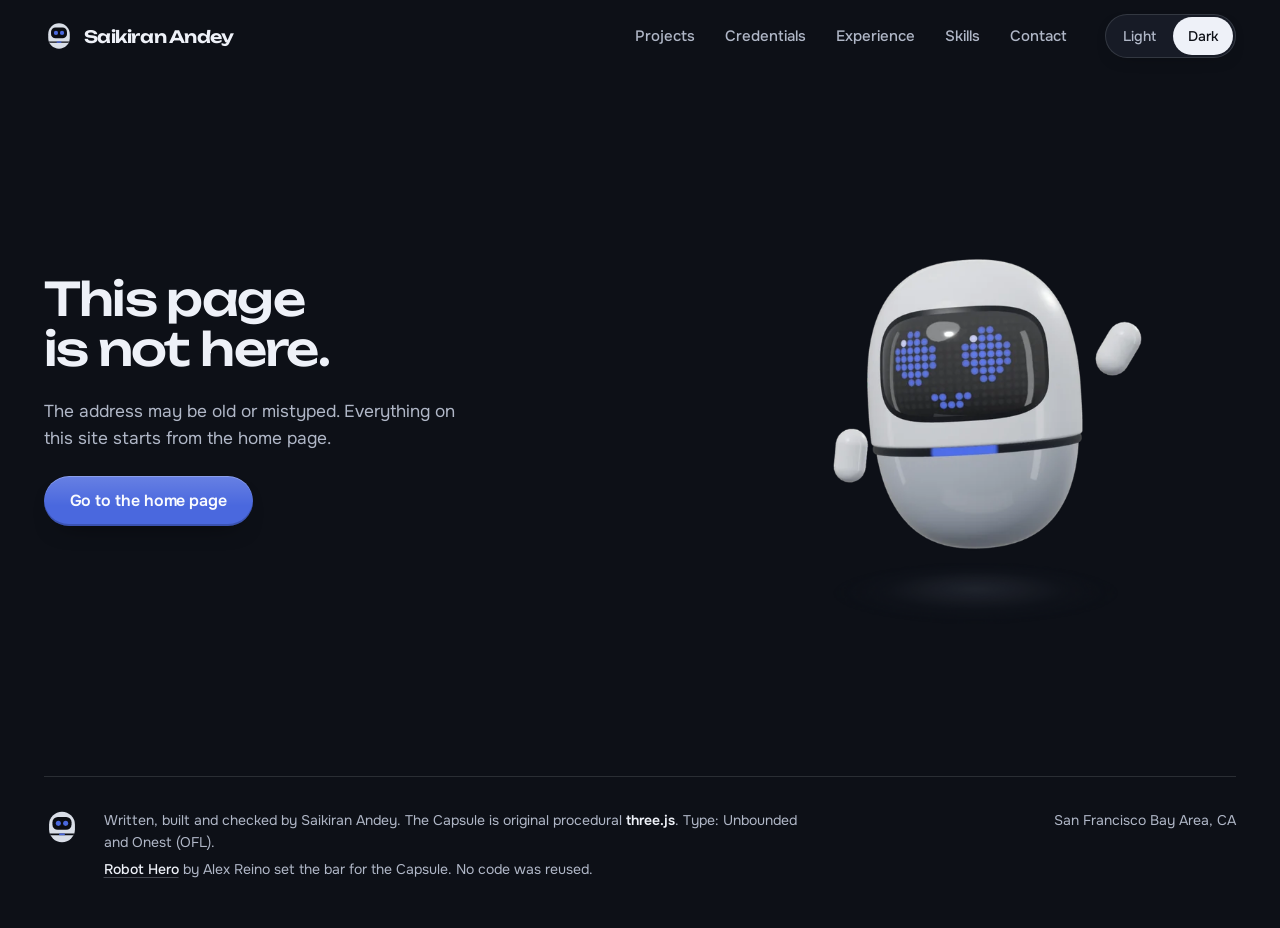
<file: 404/index.html>
<!DOCTYPE html><html lang="en" data-theme="dark" class="unbounded_cd369f44-module__5a_szG__variable onest_e03890ac-module__gvdy2q__variable doto_bbd94be1-module__pPRh4W__variable"><head><meta charSet="utf-8"/><meta name="viewport" content="width=device-width, initial-scale=1, viewport-fit=cover"/><link rel="stylesheet" href="/_next/static/chunks/30f2sexhwolg7.css" data-precedence="next"/><link rel="stylesheet" href="/_next/static/chunks/24o5rzvwj0q_m.css" data-precedence="next"/><link rel="preload" as="script" fetchPriority="low" href="/_next/static/chunks/310vm2bl3xxpt.js"/><script src="/_next/static/chunks/19mx3mg6lkumu.js" async=""></script><script src="/_next/static/chunks/1rj7ns8rte9vc.js" async=""></script><script src="/_next/static/chunks/3bb0qu0wuhwr1.js" async=""></script><script src="/_next/static/chunks/turbopack-2e-a58cdyjr05.js" async=""></script><script src="/_next/static/chunks/3fntmmi971322.js" async=""></script><script src="/_next/static/chunks/1xerhk8ithvxz.js" async=""></script><meta name="robots" content="noindex"/><meta name="theme-color" content="#0D1017" media="(prefers-color-scheme: light)"/><meta name="theme-color" content="#0D1017" media="(prefers-color-scheme: dark)"/><meta name="color-scheme" content="light dark"/><title>Page not found | Saikiran Andey</title><meta name="description" content="I sit with client teams, build the AI agents and data tools they ask for, and check that the numbers hold."/><meta name="robots" content="noindex"/><meta property="og:title" content="Saikiran Andey"/><meta property="og:description" content="I sit with client teams, build the AI agents and data tools they ask for, and check that the numbers hold."/><meta property="og:url" content="https://saikiranandey.com/"/><meta property="og:image" content="https://saikiranandey.com/og.jpg"/><meta property="og:image:width" content="2880"/><meta property="og:image:height" content="1508"/><meta property="og:image:alt" content="Saikiran Andey&#x27;s portfolio: the home page with the Capsule agent"/><meta property="og:type" content="website"/><meta name="twitter:card" content="summary_large_image"/><meta name="twitter:title" content="Saikiran Andey"/><meta name="twitter:description" content="I sit with client teams, build the AI agents and data tools they ask for, and check that the numbers hold."/><meta name="twitter:image" content="https://saikiranandey.com/og.jpg"/><link rel="icon" href="/icon.svg?icon.30g9v0_mwdxfw.svg" sizes="any" type="image/svg+xml"/><meta name="next-size-adjust" content=""/><script>(function(){var d=document.documentElement;d.setAttribute('data-js','');try{if(localStorage.getItem('theme')==='light'){d.setAttribute('data-theme','light')}}catch(e){}})();</script><script src="/_next/static/chunks/0cz1d0mv5g_q7.js" noModule=""></script></head><body><div hidden=""><!--$--><!--/$--></div><a class="skip" href="#main">Skip to content</a><header class="topbar"><div class="topbar__inner wrap"><a class="topbar__name" aria-label="Saikiran Andey, home page" href="/"><svg class="capsule-mark" width="30" height="30" viewBox="0 0 32 32" aria-hidden="true" focusable="false"><rect class="capsule-mark__shell" x="4.5" y="2.5" width="23" height="27" rx="11.5"></rect><rect class="capsule-mark__glass" x="7.5" y="7" width="17" height="11.5" rx="4.75"></rect><circle class="capsule-mark__eye" cx="12.75" cy="12.75" r="2.25"></circle><circle class="capsule-mark__eye" cx="19.25" cy="12.75" r="2.25"></circle><path class="capsule-mark__seam" d="M5.2 21.75H26.8L26.3 23.25H5.7Z"></path><rect class="capsule-mark__eye" x="13.5" y="21.75" width="5" height="1.5"></rect></svg><span>Saikiran Andey</span></a><nav class="topbar__nav" aria-label="Sections"><ul class="topbar__links" role="list"><li><a class="topbar__link" href="/#projects">Projects</a></li><li><a class="topbar__link" href="/#credentials">Credentials</a></li><li><a class="topbar__link" href="/#experience">Experience</a></li><li><a class="topbar__link" href="/#skills">Skills</a></li><li><a class="topbar__link" href="/#contact">Contact</a></li></ul></nav><div class="theme-switch needs-js topbar__theme" role="group" aria-label="Colour theme"><button type="button" class="theme-switch__btn" aria-pressed="false">Light</button><button type="button" class="theme-switch__btn" aria-pressed="false">Dark</button></div><details class="menu"><summary class="menu__button">Menu<span class="menu__icon" aria-hidden="true"><span></span><span></span></span></summary><div class="menu__panel shell"><div class="menu__core core"><nav aria-label="Sections"><ul class="menu__list" role="list"><li><a class="menu__link" href="/#projects">Projects</a></li><li><a class="menu__link" href="/#credentials">Credentials</a></li><li><a class="menu__link" href="/#experience">Experience</a></li><li><a class="menu__link" href="/#skills">Skills</a></li><li><a class="menu__link" href="/#contact">Contact</a></li></ul></nav><div class="theme-switch needs-js menu__theme" role="group" aria-label="Colour theme"><button type="button" class="theme-switch__btn" aria-pressed="false">Light</button><button type="button" class="theme-switch__btn" aria-pressed="false">Dark</button></div></div></div></details></div></header><main id="main" tabindex="-1"><div class="lost wrap"><div class="lost__text"><h1 class="lost__title">This page is not here.</h1><p class="lost__body">The address may be old or mistyped. Everything on this site starts from the home page.</p><div class="lost__actions"><a class="btn btn-primary" href="/">Go to the home page</a></div></div><figure class="lost__figure"><img class="lost__poster lost__poster--light" src="/bot/capsule-light-600.webp" srcSet="/bot/capsule-light-600.webp 600w, /bot/capsule-light-1200.webp 1200w" sizes="(max-width: 767px) 260px, 420px" width="600" height="640" alt="" loading="lazy" decoding="async"/><img class="lost__poster lost__poster--dark" src="/bot/capsule-dark-600.webp" srcSet="/bot/capsule-dark-600.webp 600w, /bot/capsule-dark-1200.webp 1200w" sizes="(max-width: 767px) 260px, 420px" width="600" height="640" alt="" loading="lazy" decoding="async"/></figure></div></main><footer class="footer" aria-label="Credits"><div class="wrap"><div class="footer__inner"><svg class="capsule-mark footer__mark" width="36" height="36" viewBox="0 0 32 32" aria-hidden="true" focusable="false"><rect class="capsule-mark__shell" x="4.5" y="2.5" width="23" height="27" rx="11.5"></rect><rect class="capsule-mark__glass" x="7.5" y="7" width="17" height="11.5" rx="4.75"></rect><circle class="capsule-mark__eye" cx="12.75" cy="12.75" r="2.25"></circle><circle class="capsule-mark__eye" cx="19.25" cy="12.75" r="2.25"></circle><path class="capsule-mark__seam" d="M5.2 21.75H26.8L26.3 23.25H5.7Z"></path><rect class="capsule-mark__eye" x="13.5" y="21.75" width="5" height="1.5"></rect></svg><div class="footer__text"><p class="footer__credits"><span>Written, built and checked by Saikiran Andey.</span><span> <!-- -->The Capsule is original procedural <code class="claim-module__yLOVoG__code" data-nc="identifier">three.js</code>. Type: Unbounded and Onest (OFL).</span></p><p class="footer__inspiration"><span><a href="https://21st.dev/@alexperezcedeno/components/robot-hero" rel="noopener">Robot Hero</a> <!-- -->by <!-- -->Alex Reino<!-- --> set the bar for <!-- -->the Capsule<!-- -->.</span> <!-- -->No code was reused.</p></div><p class="footer__place">San Francisco Bay Area, CA</p></div></div></footer><!--$--><!--/$--><script src="/_next/static/chunks/310vm2bl3xxpt.js" id="_R_" async=""></script><script>(self.__next_f=self.__next_f||[]).push([0])</script><script>self.__next_f.push([1,"1:\"$Sreact.fragment\"\n2:I[39756,[\"/_next/static/chunks/3fntmmi971322.js\"],\"default\"]\n3:I[37457,[\"/_next/static/chunks/3fntmmi971322.js\"],\"default\"]\n4:I[22016,[\"/_next/static/chunks/3fntmmi971322.js\",\"/_next/static/chunks/1xerhk8ithvxz.js\"],\"\"]\n5:I[17875,[\"/_next/static/chunks/3fntmmi971322.js\",\"/_next/static/chunks/1xerhk8ithvxz.js\"],\"default\"]\n6:I[55809,[\"/_next/static/chunks/3fntmmi971322.js\",\"/_next/static/chunks/1xerhk8ithvxz.js\"],\"default\"]\n7:I[28907,[\"/_next/static/chunks/3fntmmi971322.js\",\"/_next/static/chunks/1xerhk8ithvxz.js\"],\"default\"]\nf:I[68027,[\"/_next/static/chunks/3fntmmi971322.js\"],\"default\",1]\n:HL[\"/_next/static/chunks/30f2sexhwolg7.css\",\"style\"]\n:HL[\"/_next/static/chunks/24o5rzvwj0q_m.css\",\"style\"]\nd:X\n0:{\"P\":null,\"c\":[\"\",\"_not-found\",\"\"],\"q\":\"\",\"i\":false,\"f\":[[[\"\",{\"children\":[\"/_not-found\",{\"children\":[\"__PAGE__\",{},\"$undefined\",\"$undefined\",4608]},\"$undefined\",\"$undefined\",4608]},\"$undefined\",\"$undefined\",4624],[[\"$\",\"$1\",\"c\",{\"children\":[[[\"$\",\"link\",\"0\",{\"rel\":\"stylesheet\",\"href\":\"/_next/static/chunks/30f2sexhwolg7.css\",\"precedence\":\"next\",\"crossOrigin\":\"$undefined\",\"nonce\":\"$undefined\"}],[\"$\",\"script\",\"script-0\",{\"src\":\"/_next/static/chunks/3fntmmi971322.js\",\"async\":true,\"nonce\":\"$undefined\"}]],[\"$\",\"html\",null,{\"lang\":\"en\",\"data-theme\":\"dark\",\"className\":\"unbounded_cd369f44-module__5a_szG__variable onest_e03890ac-module__gvdy2q__variable doto_bbd94be1-module__pPRh4W__variable\",\"suppressHydrationWarning\":true,\"children\":[[\"$\",\"head\",null,{\"children\":[\"$\",\"script\",null,{\"dangerouslySetInnerHTML\":{\"__html\":\"(function(){var d=document.documentElement;d.setAttribute('data-js','');try{if(localStorage.getItem('theme')==='light'){d.setAttribute('data-theme','light')}}catch(e){}})();\"}}]}],[\"$\",\"body\",null,{\"children\":[\"$\",\"$L2\",null,{\"parallelRouterKey\":\"children\",\"error\":\"$undefined\",\"errorStyles\":\"$undefined\",\"errorScripts\":\"$undefined\",\"template\":[\"$\",\"$L3\",null,{}],\"templateStyles\":\"$undefined\",\"templateScripts\":\"$undefined\",\"notFound\":[[[\"$\",\"a\",null,{\"className\":\"skip\",\"href\":\"#main\",\"children\":\"Skip to content\"}],[\"$\",\"header\",null,{\"className\":\"topbar\",\"children\":[\"$\",\"div\",null,{\"className\":\"topbar__inner wrap\",\"children\":[[\"$\",\"$L4\",null,{\"href\":\"/\",\"prefetch\":false,\"className\":\"topbar__name\",\"aria-label\":\"Saikiran Andey, home page\",\"children\":[[\"$\",\"svg\",null,{\"className\":\"capsule-mark\",\"width\":30,\"height\":30,\"viewBox\":\"0 0 32 32\",\"aria-hidden\":\"true\",\"focusable\":\"false\",\"children\":[[\"$\",\"rect\",null,{\"className\":\"capsule-mark__shell\",\"x\":\"4.5\",\"y\":\"2.5\",\"width\":\"23\",\"height\":\"27\",\"rx\":\"11.5\"}],[\"$\",\"rect\",null,{\"className\":\"capsule-mark__glass\",\"x\":\"7.5\",\"y\":\"7\",\"width\":\"17\",\"height\":\"11.5\",\"rx\":\"4.75\"}],[\"$\",\"circle\",null,{\"className\":\"capsule-mark__eye\",\"cx\":\"12.75\",\"cy\":\"12.75\",\"r\":\"2.25\"}],[\"$\",\"circle\",null,{\"className\":\"capsule-mark__eye\",\"cx\":\"19.25\",\"cy\":\"12.75\",\"r\":\"2.25\"}],[\"$\",\"path\",null,{\"className\":\"capsule-mark__seam\",\"d\":\"M5.2 21.75H26.8L26.3 23.25H5.7Z\"}],[\"$\",\"rect\",null,{\"className\":\"capsule-mark__eye\",\"x\":\"13.5\",\"y\":\"21.75\",\"width\":\"5\",\"height\":\"1.5\"}]]}],[\"$\",\"span\",null,{\"children\":\"Saikiran Andey\"}]]}],[\"$\",\"nav\",null,{\"className\":\"topbar__nav\",\"aria-label\":\"Sections\",\"children\":[\"$\",\"ul\",null,{\"className\":\"topbar__links\",\"role\":\"list\",\"children\":[[\"$\",\"li\",\"projects\",{\"children\":[\"$\",\"$L4\",null,{\"href\":\"/#projects\",\"prefetch\":false,\"className\":\"topbar__link\",\"children\":\"Projects\"}]}],[\"$\",\"li\",\"credentials\",{\"children\":[\"$\",\"$L4\",null,{\"href\":\"/#credentials\",\"prefetch\":false,\"className\":\"topbar__link\",\"children\":\"Credentials\"}]}],[\"$\",\"li\",\"experience\",{\"children\":[\"$\",\"$L4\",null,{\"href\":\"/#experience\",\"prefetch\":false,\"className\":\"topbar__link\",\"children\":\"Experience\"}]}],[\"$\",\"li\",\"skills\",{\"children\":[\"$\",\"$L4\",null,{\"href\":\"/#skills\",\"prefetch\":false,\"className\":\"topbar__link\",\"children\":\"Skills\"}]}],[\"$\",\"li\",\"contact\",{\"children\":[\"$\",\"$L4\",null,{\"href\":\"/#contact\",\"prefetch\":false,\"className\":\"topbar__link\",\"children\":\"Contact\"}]}]]}]}],[\"$\",\"$L5\",null,{\"className\":\"topbar__theme\"}],[\"$\",\"$L6\",null,{\"onHome\":false}]]}]}],[\"$\",\"main\",null,{\"id\":\"main\",\"tabIndex\":-1,\"children\":[\"$\",\"div\",null,{\"className\":\"lost wrap\",\"children\":[[\"$\",\"div\",null,{\"className\":\"lost__text\",\"children\":[[\"$\",\"h1\",null,{\"className\":\"lost__title\",\"children\":\"This page is not here.\"}],[\"$\",\"p\",null,{\"className\":\"lost__body\",\"children\":\"The address may be old or mistyped. Everything on this site starts from the home page.\"}],[\"$\",\"div\",null,{\"className\":\"lost__actions\",\"children\":[[\"$\",\"$L4\",null,{\"href\":\"/\",\"prefetch\":false,\"className\":\"btn btn-primary\",\"children\":\"Go to the home page\"}],[\"$\",\"$L7\",null,{\"places\":[{\"path\":\"/projects\",\"href\":\"/#projects\",\"label\":\"Projects\"},{\"path\":\"/credentials\",\"href\":\"/#credentials\",\"label\":\"Credentials\"},{\"path\":\"/experience\",\"href\":\"/#experience\",\"label\":\"Experience\"},{\"path\":\"/skills\",\"href\":\"/#skills\",\"label\":\"Skills\"},{\"path\":\"/contact\",\"href\":\"/#contact\",\"label\":\"Contact\"},{\"path\":\"/certifications\",\"href\":\"/#credentials\",\"label\":\"Credentials\"},{\"path\":\"/work/tableau-workbook-auditor\",\"href\":\"/work/tableau-workbook-auditor/\",\"label\":\"Tableau Workbook Auditor\"},{\"path\":\"/work/heor-studio\",\"href\":\"/work/heor-studio/\",\"label\":\"HEOR Studio\"},{\"path\":\"/work/eigen-rho\",\"href\":\"/work/eigen-rho/\",\"label\":\"Eigen-Rho\"},{\"path\":\"/work/clipshuttle\",\"href\":\"/work/clipshuttle/\",\"label\":\"ClipShuttle\"},{\"path\":\"/Saikiran_Andey_Resume\",\"href\":\"/Saikiran_Andey_Resume.pdf\",\"label\":\"Résumé\"},{\"path\":\"/resume\",\"href\":\"/Saikiran_Andey_Resume.pdf\",\"label\":\"Résumé\"}]}]]}]]}],[\"$\",\"figure\",null,{\"className\":\"lost__figure\",\"children\":[[\"$\",\"img\",null,{\"className\":\"lost__poster lost__poster--light\",\"src\":\"/bot/capsule-light-600.webp\",\"srcSet\":\"/bot/capsule-light-600.webp 600w, /bot/capsule-light-1200.webp 1200w\",\"sizes\":\"(max-width: 767px) 260px, 420px\",\"width\":600,\"height\":640,\"alt\":\"\",\"loading\":\"lazy\",\"decoding\":\"async\"}],\"$L8\"]}]]}]}],\"$L9\"],[\"$La\"]],\"forbidden\":\"$undefined\",\"unauthorized\":\"$undefined\"}]}]]}]]}],{\"children\":[\"$Lb\",{\"children\":[\"$Lc\",{},null,false,null]},null,false,\"$d\"]},null,false,null],\"$Le\",false]],\"m\":\"$undefined\",\"G\":[\"$f\",[\"$L10\"]],\"S\":true,\"h\":null,\"r\":\"$undefined\",\"s\":\"$undefined\",\"a\":\"$undefined\",\"l\":\"$undefined\",\"p\":\"$undefined\",\"d\":\"$undefined\",\"b\":\"_DuNB0M4NJKqo3JJW2_dT\"}\n19:I[97367,[\"/_next/static/chunks/3fntmmi971322.js\"],\"ViewportBoundary\"]\n1b:I[97367,[\"/_next/static/chunks/3fntmmi971322.js\"],\"MetadataBoundary\"]\n1c:\"$Sreact.suspense\"\n8:[\"$\",\"img\",null,{\"className\":\"lost__poster lost__poster--dark\",\"src\":\"/bot/capsule-dark-600.webp\",\"srcSet\":\"/bot/capsule-dark-600.webp 600w, /bot/capsule-dark-1200.webp 1200w\",\"sizes\":\"(max-width: 767px) 260px, 420px\",\"width\":600,\"height\":640,\"alt\":\"\",\"loading\":\"lazy\",\"decoding\":\"async\"}]\n9:[\"$\",\"footer\",null,{\"className\":\"footer\",\"aria-label\":\"Credits\",\"children\":[\"$\",\"div\",null,{\"className\":\"wrap\",\"children\":[\"$\",\"div\",null,{\"className\":\"footer__inner\",\"children\":[[\"$\",\"svg\",null,{\"className\":\"capsule-mark footer__mark\",\"width\":36,\"height\":36,\"viewBox\":\"0 0 32 32\",\"aria-hidden\":\"true\",\"focusable\":\"false\",\"children\":[[\"$\",\"rect\",null,{\"className\":\"capsule-mark__shell\",\"x\":\"4.5\",\"y\":\"2.5\",\"width\":\"23\",\"height\":\"27\",\"rx\":\"11.5\"}],[\"$\",\"rect\",null,{\"className\":\"capsule-mark__glass\",\"x\":\"7.5\",\"y\":\"7\",\"width\":\"17\",\"height\":\"11.5\",\"rx\":\"4.75\"}],[\"$\",\"circle\",null,{\"className\":\"capsule-mark__eye\",\"cx\":\"12.75\",\"cy\":\"12.75\",\"r\":\"2.25\"}],[\"$\",\"circle\",null,{\"className\":\"capsule-mark__eye\",\"cx\":\"19.25\",\"cy\":\"12.75\",\"r\":\"2.25\"}],[\"$\",\"path\",null,{\"className\":\"capsule-mark__seam\",\"d\":\"M5.2 21.75H26.8L26.3 23.25H5.7Z\"}],[\"$\",\"rect\",null,{\"className\":\"capsule-mark__eye\",\"x\":\"13.5\",\"y\":\"21.75\",\"width\":\"5\",\"height\":\"1.5\"}]]}],[\"$\",\"div\",null,{\"className\":\"footer__text\",\"children\":[[\"$\",\"p\",null,{\"className\":\"footer__credits\",\"children\":[[\"$\",\"span\",\"0\",{\"children\":[null,[[\"$\",\"$1\",\"0\",{\"children\":\"Written, built and checked by Saikiran Andey.\"}]]]}],[\"$\",\"span\",\"1\",{\"children\":[\" \",[[\"$\",\"$1\",\"0\",{\"children\":\"The Capsule is original procedural \"}],[\"$\",\"code\",\"1\",{\"className\":\"claim-module__yLOVoG__code\",\"data-nc\":\"identifier\",\"children\":\"three.js\"}],[\"$\",\"$1\",\"2\",{\"children\":\". Type: Unbounded and Onest (OFL).\"}]]]}]]}],[\"$\",\"p\",null,{\"className\":\"footer__inspiration\",\"children\":[[[\"$\",\"span\",\"https://21st.dev/@alexperezcedeno/components/robot-hero\",{\"children\":[null,[\"$\",\"a\",null,{\"href\":\"https://21st.dev/@alexperezcedeno/components/robot-hero\",\"rel\":\"noopener\",\"children\":\"Robot Hero\"}],\" \",\"by \",\"Alex Reino\",\" set the bar for \",\"the Capsule\",\".\"]}]],\" \",\"No code was reused.\"]}]]}],[\"$\",\"p\",null,{\"className\":\"footer__place\",\"children\":\"San Francisco Bay Area, CA\"}]]}]}]}]\na:[\"$\",\"link\",\"0\",{\"rel\":\"stylesheet\",\"href\":\"/_next/static/chunks/24o5rzvwj0q_m.css\",\"precedence\":\"next\",\"crossOrigin\":\"$undefined\",\"nonce\":\"$undefined\"}]\nb:[\"$\",\"$1\",\"c\",{\"children\":[null,[\"$\",\"$L2\",null,{\"parallelRouterKey\":\"children\",\"error\":\"$undefined\",\"errorStyles\":\"$undefined\",\"errorScripts\":\"$undefined\",\"template\":[\"$\",\"$L3\",null,{}],\"templateStyles\":\"$undefined\",\"templateScripts\":\"$undefined\",\"notFound\":\"$undefined\",\"forbidden\":\"$undefined\",\"unauthorized\":\"$undefined\"}]]}]\nc:[\"$\",\"$1\",\"c\",{\"children\":[[[\"$\",\"a\",null,{\"className\":\"skip\",\"href\":\"#main\",\"children\":\"Skip to content\"}],[\"$\",\"header\",null,{\"className\":\"topbar\",\"children\":[\"$\",\"div\",null,{\"className\":\"topbar__inner wrap\",\"children\":[[\"$\",\"$L4\",null,{\"href\":\"/\",\"prefetch\":false,\"className\":\"topbar__name\",\"aria-label\":\"Saikiran Andey, home page\",\"children\":[[\"$\",\"svg\",null,{\"className\":\"capsule-mark\",\"width\":30,\"height\":30,\"viewBox\":\"0 0 32 32\",\"aria-hidden\":\"true\",\"focusable\":\"false\",\"children\":[[\"$\",\"rect\",null,{\"className\":\"capsule-mark__shell\",\"x\":\"4.5\",\"y\":\"2.5\",\"width\":\"23\",\"height\":\"27\",\"rx\":\"11.5\"}],[\"$\",\"rect\",null,{\"className\":\"capsule-mark__glass\",\"x\":\"7.5\",\"y\":\"7\",\"width\":\"17\",\"height\":\"11.5\",\"rx\":\"4.75\"}],[\"$\",\"circle\",null,{\"className\":\"capsule-mark__eye\",\"cx\":\"12.75\",\"cy\":\"12.75\",\"r\":\"2.25\"}],[\"$\",\"circle\",null,{\"className\":\"capsule-mark__eye\",\"cx\":\"19.25\",\"cy\":\"12.75\",\"r\":\"2.25\"}],[\"$\",\"path\",null,{\"className\":\"capsule-mark__seam\",\"d\":\"M5.2 21.75H26.8L26.3 23.25H5.7Z\"}],[\"$\",\"rect\",null,{\"className\":\"capsule-mark__eye\",\"x\":\"13.5\",\"y\":\"21.75\",\"width\":\"5\",\"height\":\"1.5\"}]]}],[\"$\",\"span\",null,{\"children\":\"Saikiran Andey\"}]]}],[\"$\",\"nav\",null,{\"className\":\"topbar__nav\",\"aria-label\":\"Sections\",\"children\":[\"$\",\"ul\",null,{\"className\":\"topbar__links\",\"role\":\"list\",\"children\":[[\"$\",\"li\",\"projects\",{\"children\":[\"$\",\"$L4\",null,{\"href\":\"/#projects\",\"prefetch\":false,\"className\":\"topbar__link\",\"children\":\"Projects\"}]}],[\"$\",\"li\",\"credentials\",{\"children\":[\"$\",\"$L4\",null,{\"href\":\"/#credentials\",\"prefetch\":false,\"className\":\"topbar__link\",\"children\":\"Credentials\"}]}],[\"$\",\"li\",\"experience\",{\"children\":[\"$\",\"$L4\",null,{\"href\":\"/#experience\",\"prefetch\":false,\"className\":\"topbar__link\",\"children\":\"Experience\"}]}],[\"$\",\"li\",\"skills\",{\"children\":[\"$\",\"$L4\",null,{\"href\":\"/#skills\",\"prefetch\":false,\"className\":\"topbar__link\",\"children\":\"Skills\"}]}],[\"$\",\"li\",\"contact\",{\"children\":[\"$\",\"$L4\",null,{\"href\":\"/#contact\",\"prefetch\":false,\"className\":\"topbar__link\",\"children\":\"Contact\"}]}]]}]}],[\"$\",\"$L5\",null,{\"className\":\"topbar__theme\"}],[\"$\",\"$L6\",null,{\"onHome\":false}]]}]}],[\"$\",\"main\",null,{\"id\":\"main\",\"tabIndex\":-1,\"children\":[\"$\",\"div\",null,{\"className\":\"lost wrap\",\"children\":[[\"$\",\"div\",null,{\"className\":\"lost__text\",\"children\":[[\"$\",\"h1\",null,{\"className\":\"lost__title\",\"children\":\"This page is not here.\"}],[\"$\",\"p\",null,{\"className\":\"lost__body\",\"children\":\"The address may be old or mistyped. Everything on this site starts from the home page.\"}],[\"$\",\"div\",null,{\"className\":\"lost__actions\",\"children\":[[\"$\",\"$L4\",null,{\"href\":\"/\",\"prefetch\":false,\"className\":\"btn btn-primary\",\"children\":\"Go to the home page\"}],[\"$\",\"$L7\",null,{\"places\":[{\"path\":\"/projects\",\"href\":\"/#projects\",\"label\":\"Projects\"},{\"path\":\"/credentials\",\"href\":\"/#credentials\",\"label\":\"Credentials\"},{\"path\":\"/experience\",\"href\":\"/#experience\",\"label\":\"Experience\"},{\"path\":\"/skills\",\"href\":\"/#skills\",\"label\":\"Skills\"},{\"path\":\"/contact\",\"href\":\"/#contact\",\"label\":\"Contact\"},{\"path\":\"/certifications\",\"href\":\"/#credentials\",\"label\":\"Credentials\"},{\"path\":\"/work/tableau-workbook-auditor\",\"href\":\"/work/tableau-workbook-auditor/\",\"label\":\"Tableau Workbook Auditor\"},{\"path\":\"/work/heor-studio\",\"href\":\"/work/heor-studio/\",\"label\":\"HEOR Studio\"},{\"path\":\"/work/eigen-rho\",\"href\":\"/work/eigen-rho/\",\"label\":\"Eigen-Rho\"},{\"path\":\"/work/clipshuttle\",\"href\":\"/work/clipshuttle/\",\"label\":\"ClipShuttle\"},{\"path\":\"/Saikiran_Andey_Resume\",\"href\":\"/Saikiran_Andey_Resume.pdf\",\"label\":\"Résumé\"},{\"path\":\"/resume\",\"href\":\"/Saikiran_Andey_Resume.pdf\",\"label\":\"Résumé\"}]}]]}]]}],[\"$\",\"figure\",null,{\"className\":\"lost__figure\",\"children\":[[\"$\",\"img\",null,{\"className\":\"lost__poster lost__poster--light\",\"src\":\"/bot/capsule-light-600.webp\",\"srcSet\":\"/bot/capsule-light-600.webp 600w, /bot/capsule-light-1200.webp 1200w\",\"sizes\":\"(max-width: 767px) 260px, 420px\",\"width\":600,\"height\":640,\"alt\":\"\",\"loading\":\"lazy\",\"decoding\":\"async\"}],[\"$\",\"img\",null,{\"className\":\"lost__poster lost__poster--dark\",\"src\":\"/bot/capsule-dark-600.webp\",\"srcSet\":\"/bot/capsule-dark-600.webp 600w, /bot/capsule-dark-1200.webp 1200w\",\"sizes\":\"(max-width: 767px) 260px, 420px\",\"width\":600,\"height\":640,\"alt\":\"\",\"loading\":\"lazy\",\"decoding\":\"async\"}]]}]]}]}],[\"$\",\"footer\",null,{\"className\":\"footer\",\"aria-label\":\"Credits\",\"children\":[\"$\",\"div\",null,{\"className\":\"wrap\",\"children\":[\"$\",\"div\",null,{\"className\":\"footer__inner\",\"children\":[[\"$\",\"svg\",null,{\"className\":\"capsule-mark footer__mark\",\"width\":36,\"height\":36,\"viewBox\":\"0 0 32 32\",\"aria-hidden\":\"true\",\"focusable\":\"false\",\"children\":[[\"$\",\"rect\",null,{\"className\":\"capsule-mark__shell\",\"x\":\"4.5\",\"y\":\"2.5\",\"width\":\"23\",\"height\":\"27\",\"rx\":\"11.5\"}],[\"$\",\"rect\",null,{\"className\":\"capsule-mark__glass\",\"x\":\"7.5\",\"y\":\"7\",\"width\":\"17\",\"height\":\"11.5\",\"rx\":\"4.75\"}],[\"$\",\"circle\",null,{\"className\":\"capsule-mark__eye\",\"cx\":\"12.75\",\"cy\":\"12.75\",\"r\":\"2.25\"}],\"$L11\",\"$L12\",\"$L13\"]}],\"$L14\",\"$L15\"]}]}]}]],[\"$L16\",\"$L17\"],\"$L18\"]}]\ne:[\"$\",\"$1\",\"h\",{\"children\":[[\"$\",\"meta\",null,{\"name\":\"robots\",\"content\":\"noindex\"}],[\"$\",\"$L19\",null,{\"children\":\"$L1a\"}],[\"$\",\"div\",null,{\"hidden\":true,\"children\":[\"$\",\"$L1b\",null,{\"children\":[\"$\",\"$1c\",null,{\"name\":\"Next.Metadata\",\"children\":\"$L1d\"}]}]}],[\"$\",\"meta\",null,{\"name\":\"next-size-adjust\",\"content\":\"\"}]]}]\n10:[\"$\",\"link\",\"0\",{\"rel\":\"stylesheet\",\"href\":\"/_next/static/chunks/30f2sexhwolg7.css\",\"precedence\":\"next\",\"crossOrigin\":\"$undefined\",\"nonce\":\"$undefined\"}]\n1e:I[97367,[\"/_next/static/chunks/3fntmmi971322.js\"],\"OutletBoundary\"]\nd:C\n11:[\"$\",\"circle\",null,{\"className\":\"capsule-mark__eye\",\"cx\":\"19.25\",\"cy\":\"12.75\",\"r\":\"2.25\"}]\n12:[\"$\",\"path\",null,{\"className\":\"capsule-mark__seam\",\"d\":\"M5.2 21.75H26.8L26.3 23.25H5.7Z\"}]\n13:[\"$\",\"rect\",null,{\"className\":\"capsule-mark__eye\",\"x\":\"13.5\",\"y\":\"21.75\",\"width\":\"5\",\"height\":\"1.5\"}]\n14:[\"$\",\"div\",null,{\"className\":\"footer__text\",\"children\":[[\"$\",\"p\",null,{\"className\":\"footer__credits\",\"children\":[[\"$\",\"span\",\"0\",{\"children\":[null,[[\"$\",\"$1\",\"0\",{\"children\":\"Written, built and checked by Saikiran Andey.\"}]]]}],[\"$\",\"span\",\"1\",{\"children\":[\" \",[[\"$\",\"$1\",\"0\",{\"children\":\"The Capsule is original procedural \"}],[\"$\",\"code\",\"1\",{\"className\":\"claim-module__yLOVoG__code\",\"data-nc\":\"identifier\",\"children\":\"three.js\"}],[\"$\",\"$1\",\"2\",{\"children\":\". Type: Unbounded and Onest (OFL).\"}]]]}]]}],[\"$\",\"p\",null,{\"className\":\"footer__inspiration\",\"children\":[[[\"$\",\"span\",\"https://21st.dev/@alexperezcedeno/components/robot-hero\",{\"children\":[null,[\"$\",\"a\",null,{\"href\":\"https://21st.dev/@alexperezcedeno/components/robot-hero\",\"rel\":\"noopener\",\"children\":\"Robot Hero\"}],\" \",\"by \",\"Alex Reino\",\" set the bar for \",\"the Capsule\",\".\"]}]],\" \",\"No code was reused.\"]}]]}]\n15:[\"$\",\"p\",null,{\"className\":\"footer__place\",\"children\":\"San Francisco Bay Area, CA\"}]\n16:[\"$\",\"link\",\"0\",{\"rel\":\"stylesheet\",\"href\":\"/_next/static/chunks/24o5rzvwj0q_m.css\",\"precedence\":\"next\",\"crossOrigin\":\"$undefined\",\"nonce\":\"$undefined\"}]\n17:[\"$\",\"script\",\"script-0\",{\"src\":\"/_next/static/chunks/1xerhk8ithvxz.js\",\"async\":true,\"nonce\":\"$undefined\"}]\n18:[\"$\",\"$L1e\",null,{\"children\":[\"$\",\"$1c\",null,{\"name\":\"Next.MetadataOutlet\",\"children\":\"$@1f\"}]}]\n1a:[[\"$\",\"meta\",\"0\",{\"charSet\":\"utf-8\"}],[\"$\",\"meta\",\"1\",{\"name\":\"viewport\",\"content\":\"width=device-width, initial-scale=1, viewport-fit=cover\"}],[\"$\",\"meta\",\"2\",{\"name\":\"theme-color\",\"content\":\"#0D1017\",\"media\":\"(prefers-color-scheme: light)\"}],[\"$\",\"meta\",\"3\",{\"name\":\"theme-color\",\"content\":\"#0D1017\",\"media\":\"(prefers-color-scheme: dark)\"}],[\"$\",\"meta\",\"4\",{\"name\":\"color-scheme\",\"content\":\"light dark\"}]]\n20:I[27201,[\"/_next/static/chunks/3fntmmi971322.js\"],\"IconMark\"]\n1d:[[\"$\",\"title\",\"0\",{\"children\":\"Page not found | Saikiran Andey\"}],[\"$\",\"meta\",\"1\",{\"name\":\"description\",\"content\":\"I sit with client teams, build the AI agents and data tools they ask for, and check that the numbers hold.\"}],[\"$\",\"meta\",\"2\",{\"name\":\"robots\",\"content\":\"noindex\"}],[\"$\",\"meta\",\"3\",{\"property\":\"og:title\",\"content\":\"Saikiran Andey\"}],[\"$\",\"meta\",\"4\",{\"property\":\"og:description\",\"content\":\"I sit with client teams, build the AI agents and data tools they ask for, and check that the numbers hold.\"}],[\"$\",\"meta\",\"5\",{\"property\":\"og:url\",\"content\":\"https://saikiranandey.com/\"}],[\"$\",\"meta\",\"6\",{\"property\":\"og:image\",\"content\":\"https://saikiranandey.com/og.jpg\"}],[\"$\",\"meta\",\"7\",{\"property\":\"og:image:width\",\"content\":\"2880\"}],[\"$\",\"meta\",\"8\",{\"property\":\"og:image:height\",\"content\":\"1508\"}],[\"$\",\"meta\",\"9\",{\"property\":\"og:image:alt\",\"content\":\"Saikiran Andey's portfolio: the home page with the Capsule agent\"}],[\"$\",\"meta\",\"10\",{\"property\":\"og:type\",\"content\":\"website\"}],[\"$\",\"meta\",\"11\",{\"name\":\"twitter:card\",\"content\":\"summary_large_image\"}],[\"$\",\"meta\",\"12\",{\"name\":\"twitter:title\",\"content\":\"Saikiran Andey\"}],[\"$\",\"meta\",\"13\",{\"name\":\"twitter:description\",\"content\":\"I sit with client teams, build the AI agents and data tools they ask for, and check that the numbers hold.\"}],[\"$\",\"meta\",\"14\",{\"name\":\"twitter:image\",\"content\":\"https://saikiranandey.com/og.jpg\"}],[\"$\",\"link\",\"15\",{\"rel\":\"icon\",\"href\":\"/icon.svg?icon.30g9v0_mwdxfw.svg\",\"sizes\":\"any\",\"type\":\"image/svg+xml\"}],[\"$\",\"$L20\",\"16\",{}]]\n1f:null\n"])</script></body></html>
</file>
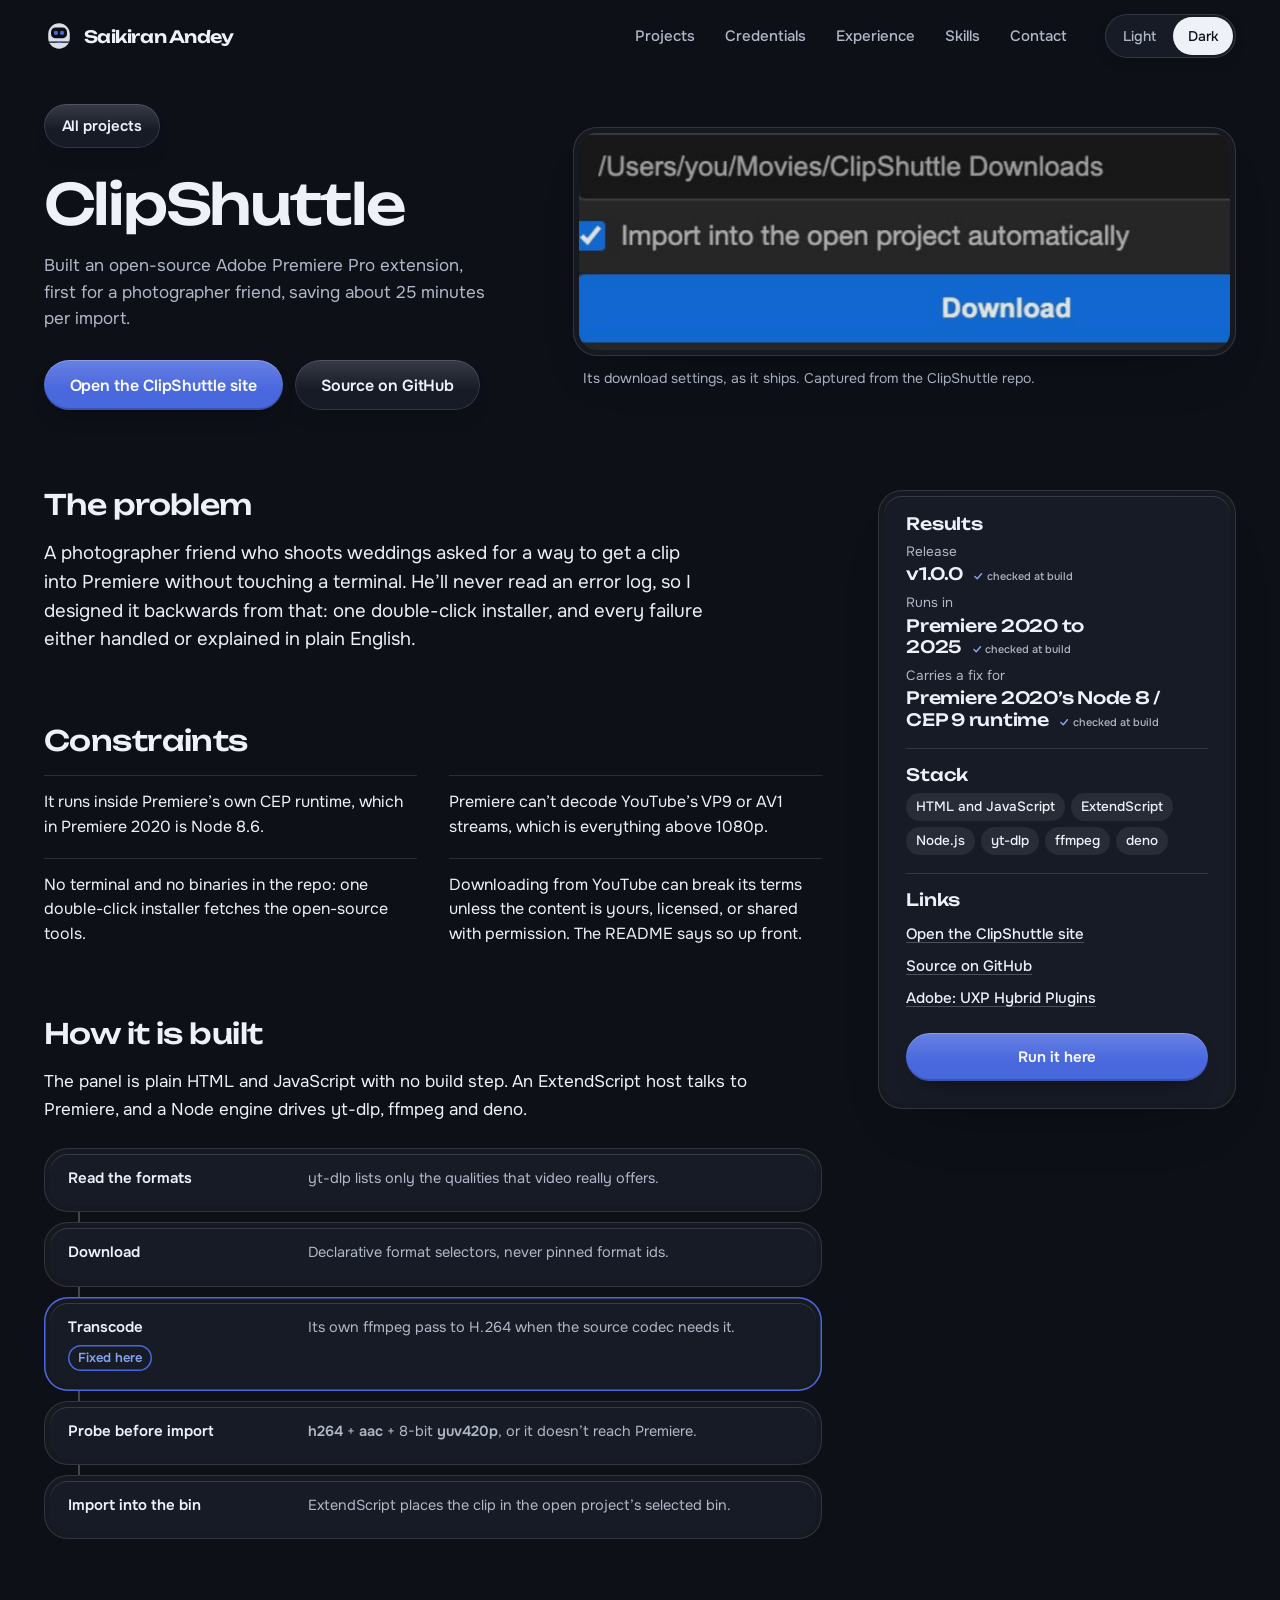
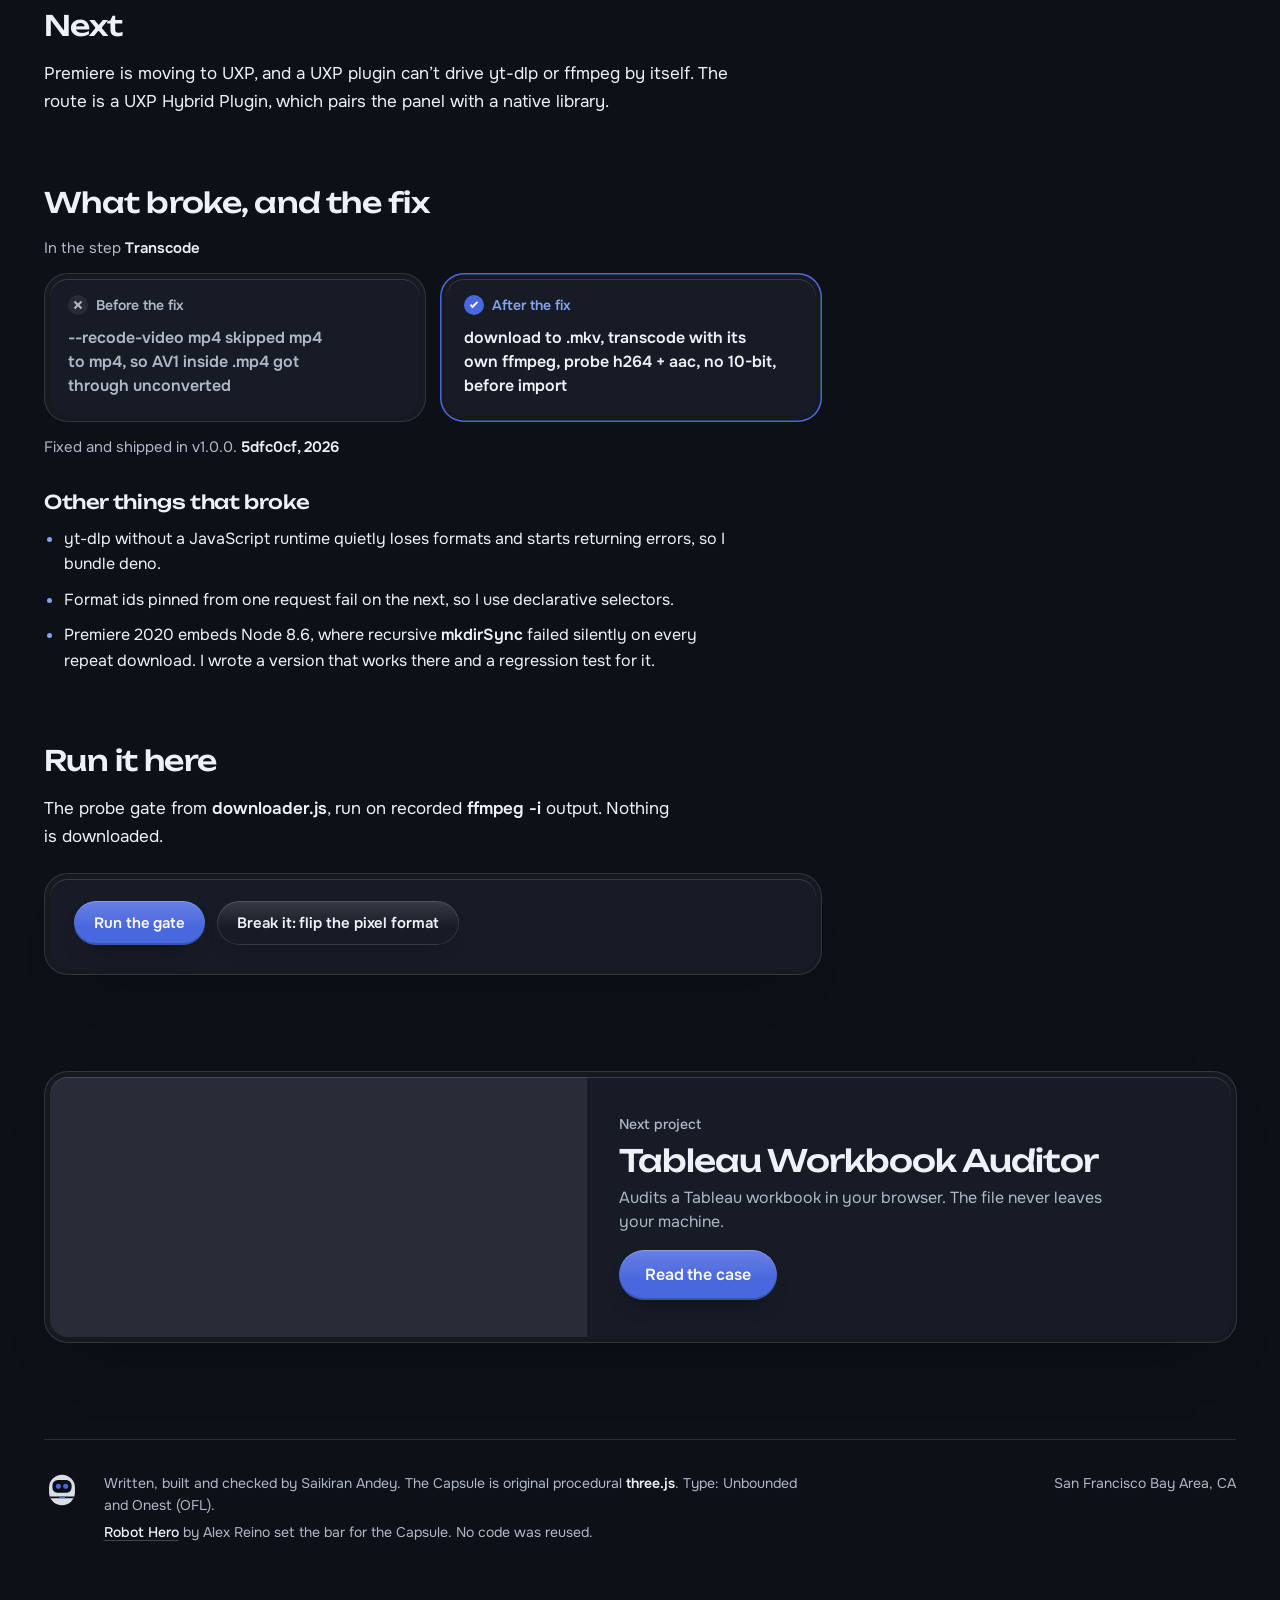
<file: work/clipshuttle/index.html>
<!DOCTYPE html><html lang="en" data-theme="dark" class="unbounded_cd369f44-module__5a_szG__variable onest_e03890ac-module__gvdy2q__variable doto_bbd94be1-module__pPRh4W__variable"><head><meta charSet="utf-8"/><meta name="viewport" content="width=device-width, initial-scale=1, viewport-fit=cover"/><link rel="preload" href="/_next/static/media/onest_latin_wght_normal-s.p.0zctgtcp9xj58.woff2" as="font" crossorigin="" type="font/woff2"/><link rel="preload" href="/_next/static/media/unbounded_latin_wght_normal-s.p.1tz5lbfnvawi1.woff2" as="font" crossorigin="" type="font/woff2"/><link rel="stylesheet" href="/_next/static/chunks/30f2sexhwolg7.css" data-precedence="next"/><link rel="stylesheet" href="/_next/static/chunks/24o5rzvwj0q_m.css" data-precedence="next"/><link rel="stylesheet" href="/_next/static/chunks/1kuhc7nits6pa.css" data-precedence="next"/><link rel="stylesheet" href="/_next/static/chunks/2imsjik_x6r6d.css" data-precedence="next"/><link rel="preload" as="script" fetchPriority="low" href="/_next/static/chunks/310vm2bl3xxpt.js"/><script src="/_next/static/chunks/19mx3mg6lkumu.js" async=""></script><script src="/_next/static/chunks/1rj7ns8rte9vc.js" async=""></script><script src="/_next/static/chunks/3bb0qu0wuhwr1.js" async=""></script><script src="/_next/static/chunks/turbopack-2e-a58cdyjr05.js" async=""></script><script src="/_next/static/chunks/3fntmmi971322.js" async=""></script><script src="/_next/static/chunks/2izbo1mfpu8vy.js" async=""></script><script src="/_next/static/chunks/1xerhk8ithvxz.js" async=""></script><meta name="theme-color" content="#0D1017" media="(prefers-color-scheme: light)"/><meta name="theme-color" content="#0D1017" media="(prefers-color-scheme: dark)"/><meta name="color-scheme" content="light dark"/><title>ClipShuttle | Saikiran Andey</title><meta name="description" content="A photographer friend who shoots weddings asked for a way to get a clip into Premiere without touching a terminal. He’ll never read an error log, so I…"/><link rel="canonical" href="https://saikiranandey.com/work/clipshuttle/"/><meta property="og:title" content="ClipShuttle | Saikiran Andey"/><meta property="og:description" content="A photographer friend who shoots weddings asked for a way to get a clip into Premiere without touching a terminal. He’ll never read an error log, so I…"/><meta property="og:url" content="https://saikiranandey.com/work/clipshuttle/"/><meta property="og:type" content="article"/><meta name="twitter:card" content="summary_large_image"/><meta name="twitter:title" content="Saikiran Andey"/><meta name="twitter:description" content="I sit with client teams, build the AI agents and data tools they ask for, and check that the numbers hold."/><meta name="twitter:image" content="https://saikiranandey.com/og.jpg"/><link rel="icon" href="/icon.svg?icon.30g9v0_mwdxfw.svg" sizes="any" type="image/svg+xml"/><meta name="next-size-adjust" content=""/><script>(function(){var d=document.documentElement;d.setAttribute('data-js','');try{if(localStorage.getItem('theme')==='light'){d.setAttribute('data-theme','light')}}catch(e){}})();</script><script src="/_next/static/chunks/0cz1d0mv5g_q7.js" noModule=""></script></head><body><div hidden=""><!--$--><!--/$--></div><a class="skip" href="#main">Skip to content</a><header class="topbar"><div class="topbar__inner wrap"><a class="topbar__name" aria-label="Saikiran Andey, home page" href="/"><svg class="capsule-mark" width="30" height="30" viewBox="0 0 32 32" aria-hidden="true" focusable="false"><rect class="capsule-mark__shell" x="4.5" y="2.5" width="23" height="27" rx="11.5"></rect><rect class="capsule-mark__glass" x="7.5" y="7" width="17" height="11.5" rx="4.75"></rect><circle class="capsule-mark__eye" cx="12.75" cy="12.75" r="2.25"></circle><circle class="capsule-mark__eye" cx="19.25" cy="12.75" r="2.25"></circle><path class="capsule-mark__seam" d="M5.2 21.75H26.8L26.3 23.25H5.7Z"></path><rect class="capsule-mark__eye" x="13.5" y="21.75" width="5" height="1.5"></rect></svg><span>Saikiran Andey</span></a><nav class="topbar__nav" aria-label="Sections"><ul class="topbar__links" role="list"><li><a class="topbar__link" href="/#projects">Projects</a></li><li><a class="topbar__link" href="/#credentials">Credentials</a></li><li><a class="topbar__link" href="/#experience">Experience</a></li><li><a class="topbar__link" href="/#skills">Skills</a></li><li><a class="topbar__link" href="/#contact">Contact</a></li></ul></nav><div class="theme-switch needs-js topbar__theme" role="group" aria-label="Colour theme"><button type="button" class="theme-switch__btn" aria-pressed="false">Light</button><button type="button" class="theme-switch__btn" aria-pressed="false">Dark</button></div><details class="menu"><summary class="menu__button">Menu<span class="menu__icon" aria-hidden="true"><span></span><span></span></span></summary><div class="menu__panel shell"><div class="menu__core core"><nav aria-label="Sections"><ul class="menu__list" role="list"><li><a class="menu__link" href="/#projects">Projects</a></li><li><a class="menu__link" href="/#credentials">Credentials</a></li><li><a class="menu__link" href="/#experience">Experience</a></li><li><a class="menu__link" href="/#skills">Skills</a></li><li><a class="menu__link" href="/#contact">Contact</a></li></ul></nav><div class="theme-switch needs-js menu__theme" role="group" aria-label="Colour theme"><button type="button" class="theme-switch__btn" aria-pressed="false">Light</button><button type="button" class="theme-switch__btn" aria-pressed="false">Dark</button></div></div></div></details></div></header><main id="main" tabindex="-1"><article class="case" aria-labelledby="case-title" data-slug="clipshuttle"><header class="case-hero wrap" data-shape="landscape"><div class="case-hero__text"><a class="btn btn-secondary case-hero__back" href="/#projects">All projects</a><h1 id="case-title" class="case-hero__title">ClipShuttle</h1><p class="case-hero__lede">Built an open-source Adobe Premiere Pro extension, first for a photographer friend, saving <span class="claim-module__yLOVoG__claim" data-claim="cs-minutes" data-tier="owner">about 25 minutes per import</span>.</p><div class="case-hero__actions"><a class="btn btn-primary" href="https://saikiranandey.com/clipshuttle/" target="_blank" rel="noopener noreferrer">Open the ClipShuttle site</a><a class="btn btn-secondary" href="https://github.com/andey0Saikiran/clipshuttle" target="_blank" rel="noopener noreferrer">Source on GitHub</a></div></div><div class="case-hero__media"><figure class="case-cover"><div class="case-cover__tray shell" data-tilt="true"><div class="case-cover__core core"><picture><source media="(max-width: 767px)" srcSet="/covers/clipshuttle-phone-600.jpg" width="600" height="200"/><img class="case-cover__img tilt-img" src="/covers/clipshuttle-800.jpg" srcSet="/covers/clipshuttle-400.jpg 400w, /covers/clipshuttle-800.jpg 800w" sizes="(max-width: 1023px) calc(100vw - 32px), 760px" width="800" height="365" alt="The ClipShuttle panel’s download settings: a quality picker, the folder it saves to, the box that imports the clip into the open project, and the Download button." fetchPriority="high" decoding="async"/></picture></div></div><figcaption class="case-cover__caption">Its download settings, as it ships<!-- -->. <!-- -->Captured from<!-- --> <!-- -->the ClipShuttle repo<!-- -->.</figcaption></figure></div></header><div class="case-layout wrap"><aside class="case-facts" aria-label="Results, stack and links"><div class="case-facts__tray shell"><div class="case-facts__core core"><div class="case-facts__part"><h2 id="case-results" class="case-facts__title">Results</h2><ul class="case-results__list" role="list"><li class="case-result"><span class="case-result__label">Release</span><span class="case-result__value"><span class="claim-module__yLOVoG__claim" data-claim="cs-version" data-tier="build"><span class="keep">v1.0.0</span><button type="button" class="claim-module__yLOVoG__explain" popoverTarget="claim-cs-version-_S_2_" aria-label="How this is checked: checked at build"><span class="claim-module__yLOVoG__glyph" data-tier="build"><svg class="claim-module__yLOVoG__glyphIcon" viewBox="0 0 12 12" aria-hidden="true" focusable="false"><path d="M2.2 6.3 4.9 9 9.8 3.1" fill="none" stroke="currentColor" stroke-width="1.7" stroke-linecap="round" stroke-linejoin="round"></path></svg><span>checked at build</span></span></button><span id="claim-cs-version-_S_2_" popover="auto" class="claim-module__yLOVoG__popover" data-nc="claim ledger" role="note"><span class="claim-module__yLOVoG__popRow"><span class="claim-module__yLOVoG__glyph" data-tier="build"><svg class="claim-module__yLOVoG__glyphIcon" viewBox="0 0 12 12" aria-hidden="true" focusable="false"><path d="M2.2 6.3 4.9 9 9.8 3.1" fill="none" stroke="currentColor" stroke-width="1.7" stroke-linecap="round" stroke-linejoin="round"></path></svg><span>Checked when this site was built, against the source at a pinned commit.</span></span></span><span class="claim-module__yLOVoG__popRow"><span class="claim-module__yLOVoG__popLabel">Source</span><span class="claim-module__yLOVoG__popRow"><a href="https://github.com/andey0Saikiran/clipshuttle/blob/5677038af4f23fce71ddef50953544155476a5b7/extension/CSXS/manifest.xml" target="_blank" rel="noopener noreferrer">ClipShuttle source at 5677038</a></span></span><span class="claim-module__yLOVoG__popRow"><span class="claim-module__yLOVoG__popLabel">Checked</span><time dateTime="2026-09-30">2026-09-30</time></span></span></span></span></li><li class="case-result"><span class="case-result__label">Runs in</span><span class="case-result__value"><span class="claim-module__yLOVoG__claim" data-claim="cs-premiere-range" data-tier="build">Premiere<!-- --> <span class="keep">2020 to</span> <!-- -->2025<button type="button" class="claim-module__yLOVoG__explain" popoverTarget="claim-cs-premiere-range-_S_3_" aria-label="How this is checked: checked at build"><span class="claim-module__yLOVoG__glyph" data-tier="build"><svg class="claim-module__yLOVoG__glyphIcon" viewBox="0 0 12 12" aria-hidden="true" focusable="false"><path d="M2.2 6.3 4.9 9 9.8 3.1" fill="none" stroke="currentColor" stroke-width="1.7" stroke-linecap="round" stroke-linejoin="round"></path></svg><span>checked at build</span></span></button><span id="claim-cs-premiere-range-_S_3_" popover="auto" class="claim-module__yLOVoG__popover" data-nc="claim ledger" role="note"><span class="claim-module__yLOVoG__popRow"><span class="claim-module__yLOVoG__glyph" data-tier="build"><svg class="claim-module__yLOVoG__glyphIcon" viewBox="0 0 12 12" aria-hidden="true" focusable="false"><path d="M2.2 6.3 4.9 9 9.8 3.1" fill="none" stroke="currentColor" stroke-width="1.7" stroke-linecap="round" stroke-linejoin="round"></path></svg><span>Checked when this site was built, against the source at a pinned commit.</span></span></span><span class="claim-module__yLOVoG__popRow"><span class="claim-module__yLOVoG__popLabel">Source</span><span class="claim-module__yLOVoG__popRow"><a href="https://github.com/andey0Saikiran/clipshuttle/blob/5677038af4f23fce71ddef50953544155476a5b7/README.md" target="_blank" rel="noopener noreferrer">ClipShuttle source at 5677038</a></span></span><span class="claim-module__yLOVoG__popRow"><span class="claim-module__yLOVoG__popLabel">Checked</span><time dateTime="2026-09-30">2026-09-30</time></span></span></span></span></li><li class="case-result"><span class="case-result__label">Carries a fix for</span><span class="case-result__value"><span class="claim-module__yLOVoG__claim" data-claim="cs-node8" data-tier="build">Premiere<!-- --> <!-- -->2020’s<!-- --> <!-- -->Node<!-- --> <span class="keep">8 /</span> <!-- -->CEP<!-- --> <span class="keep">9 runtime</span><button type="button" class="claim-module__yLOVoG__explain" popoverTarget="claim-cs-node8-_S_4_" aria-label="How this is checked: checked at build"><span class="claim-module__yLOVoG__glyph" data-tier="build"><svg class="claim-module__yLOVoG__glyphIcon" viewBox="0 0 12 12" aria-hidden="true" focusable="false"><path d="M2.2 6.3 4.9 9 9.8 3.1" fill="none" stroke="currentColor" stroke-width="1.7" stroke-linecap="round" stroke-linejoin="round"></path></svg><span>checked at build</span></span></button><span id="claim-cs-node8-_S_4_" popover="auto" class="claim-module__yLOVoG__popover" data-nc="claim ledger" role="note"><span class="claim-module__yLOVoG__popRow"><span class="claim-module__yLOVoG__glyph" data-tier="build"><svg class="claim-module__yLOVoG__glyphIcon" viewBox="0 0 12 12" aria-hidden="true" focusable="false"><path d="M2.2 6.3 4.9 9 9.8 3.1" fill="none" stroke="currentColor" stroke-width="1.7" stroke-linecap="round" stroke-linejoin="round"></path></svg><span>Checked when this site was built, against the source at a pinned commit.</span></span></span><span class="claim-module__yLOVoG__popRow"><span class="claim-module__yLOVoG__popLabel">Source</span><span class="claim-module__yLOVoG__popRow"><a href="https://github.com/andey0Saikiran/clipshuttle/blob/5677038af4f23fce71ddef50953544155476a5b7/extension/js/downloader.js" target="_blank" rel="noopener noreferrer">ClipShuttle source at 5677038</a></span></span><span class="claim-module__yLOVoG__popRow"><span class="claim-module__yLOVoG__popLabel">Checked</span><time dateTime="2026-09-30">2026-09-30</time></span></span></span></span></li></ul></div><div class="case-facts__part"><h2 id="case-stack" class="case-facts__title">Stack</h2><ul class="case-facts__stack" role="list"><li>HTML and JavaScript</li><li>ExtendScript</li><li>Node.js</li><li>yt-dlp</li><li>ffmpeg</li><li>deno</li></ul></div><div class="case-facts__part"><h2 id="case-links" class="case-facts__title">Links</h2><ul class="case-facts__links" role="list"><li data-in-header="true"><a class="case-facts__link" href="https://saikiranandey.com/clipshuttle/" target="_blank" rel="noopener noreferrer">Open the ClipShuttle site</a></li><li data-in-header="true"><a class="case-facts__link" href="https://github.com/andey0Saikiran/clipshuttle" target="_blank" rel="noopener noreferrer">Source on GitHub</a></li><li><a class="case-facts__link" href="https://developer.adobe.com/premiere-pro/uxp/plugins/hybrid-plugins/" target="_blank" rel="noopener noreferrer">Adobe: UXP Hybrid Plugins</a></li></ul></div><a class="btn btn-primary case-facts__run" href="#run">Run it here</a></div></div></aside><div class="case-main"><section class="case-block" aria-labelledby="case-problem"><h2 id="case-problem" class="case-block__title">The problem</h2><p class="case-block__text case-block__text--lead">A photographer friend who shoots weddings asked for a way to get a clip into Premiere without touching a terminal. He’ll never read an error log, so I designed it backwards from that: one double-click installer, and every failure either handled or explained in plain English.</p></section><section class="case-block" aria-labelledby="case-constraints"><h2 id="case-constraints" class="case-block__title">Constraints</h2><ul class="case-constraints" role="list"><li>It runs inside Premiere’s own CEP runtime, which in <span data-nc="name">Premiere 2020</span> is <span class="claim-module__yLOVoG__claim" data-claim="cs-node86" data-tier="build">Node 8.6</span>.</li><li>Premiere can’t decode YouTube’s <span data-nc="name">VP9</span> or <span data-nc="name">AV1</span> streams, which is everything above <span class="claim-module__yLOVoG__claim" data-claim="cs-1080p" data-tier="build">1080p</span>.</li><li>No terminal and no binaries in the repo: one double-click installer fetches the open-source tools.</li><li>Downloading from YouTube can break its terms unless the content is yours, licensed, or shared with permission. The README says so up front.</li></ul></section><section class="case-block" aria-labelledby="case-built"><h2 id="case-built" class="case-block__title">How it is built</h2><p class="case-block__text">The panel is plain HTML and JavaScript with no build step. An ExtendScript host talks to Premiere, and a Node engine drives yt-dlp, ffmpeg and deno.</p><ol class="case-flow" aria-label="The pipeline, in order" role="list" data-steps="5"><li class="case-flow__step"><span class="case-flow__core"><span class="case-flow__label">Read the formats</span><span class="case-flow__detail">yt-dlp lists only the qualities that video really offers.</span></span></li><li class="case-flow__step"><span class="case-flow__core"><span class="case-flow__label">Download</span><span class="case-flow__detail">Declarative format selectors, never pinned format ids.</span></span></li><li class="case-flow__step" data-fixed="true"><span class="case-flow__core"><span class="case-flow__label">Transcode</span><span class="case-flow__detail">Its own ffmpeg pass to <span data-nc="name">H.264</span> when the source codec needs it.</span><a class="case-flow__fixed" href="#what-broke">Fixed here</a></span></li><li class="case-flow__step"><span class="case-flow__core"><span class="case-flow__label">Probe before import</span><span class="case-flow__detail"><code class="claim-module__yLOVoG__code" data-nc="identifier">h264</code> + <code class="claim-module__yLOVoG__code" data-nc="identifier">aac</code> + <span data-nc="name">8-bit</span> <code class="claim-module__yLOVoG__code" data-nc="identifier">yuv420p</code>, or it doesn’t reach Premiere.</span></span></li><li class="case-flow__step"><span class="case-flow__core"><span class="case-flow__label">Import into the bin</span><span class="case-flow__detail">ExtendScript places the clip in the open project’s selected bin.</span></span></li></ol></section><section class="case-block" aria-labelledby="case-next"><h2 id="case-next" class="case-block__title">Next</h2><p class="case-block__text">Premiere is moving to UXP, and a UXP plugin can’t drive yt-dlp or ffmpeg by itself. The route is a UXP Hybrid Plugin, which pairs the panel with a native library.</p></section><section class="case-block" id="what-broke" aria-labelledby="case-broke"><h2 id="case-broke" class="case-block__title">What broke, and the fix</h2><div class="case-errata" data-claim="errata-clipshuttle" data-tier="build"><p class="case-errata__step">In the step<!-- --> <strong>Transcode</strong></p><div class="case-errata__pair"><div class="case-errata__side" data-side="before"><div class="case-errata__core"><p class="case-errata__tag"><span class="case-errata__icon" aria-hidden="true"></span>Before the fix</p><p class="case-errata__text">--recode-video mp4 skipped mp4 to mp4, so AV1 inside .mp4 got through unconverted</p></div></div><div class="case-errata__side" data-side="after"><div class="case-errata__core"><p class="case-errata__tag"><span class="case-errata__icon" aria-hidden="true"></span>After the fix</p><p class="case-errata__text">download to .mkv, transcode with its own ffmpeg, probe h264 + aac, no 10-bit, before import</p></div></div></div><p class="case-errata__foot">Fixed and shipped in v1.0.0.<!-- --> <span class="case-errata__commit" data-nc="commit and year">5dfc0cf<!-- -->, <!-- -->2026</span></p></div><h3 class="case-block__sub">Other things that broke</h3><ul class="case-list"><li>yt-dlp without a JavaScript runtime quietly loses formats and starts returning errors, so I bundle deno.</li><li>Format ids pinned from one request fail on the next, so I use declarative selectors.</li><li><span data-nc="name">Premiere 2020</span> embeds <span class="claim-module__yLOVoG__claim" data-claim="cs-node86" data-tier="build">Node 8.6</span>, where recursive <code class="claim-module__yLOVoG__code" data-nc="identifier">mkdirSync</code> failed silently on every repeat download. I wrote a version that works there and a regression test for it.</li></ul></section><section class="case-block" id="run" aria-labelledby="case-run"><h2 id="case-run" class="case-block__title">Run it here</h2><p class="case-block__text">The probe gate from <code class="claim-module__yLOVoG__code" data-nc="identifier">downloader.js</code>, run on recorded <code class="claim-module__yLOVoG__code" data-nc="identifier">ffmpeg -i</code> output. Nothing is downloaded.</p><div class="bench shell"><div class="bench__core core"><p class="bench__nojs">Running it needs JavaScript. Everything above reads without it.</p><div class="needs-js"><!--$--><div class="bench__body" data-testid="bench-clipshuttle"><div class="bench__row"><button type="button" class="btn btn-primary bench__btn" data-testid="clip-run">Run the gate</button><button type="button" class="btn btn-secondary bench__btn" aria-pressed="false" data-testid="clip-break">Break it: flip the pixel format</button></div><p class="sr-only" aria-live="polite"></p></div><!--/$--></div></div></div></section></div></div><div class="wrap"><div><nav class="case-next" aria-label="Next project"><div class="case-next__card shell" data-tilt="true"><div class="case-next__core core"><div class="case-next__cover" data-shape="landscape" style="--focus-reveal:50% 100%"><picture><source media="(max-width: 767px)" srcSet="/covers/tableau-workbook-auditor-phone-1080.jpg" width="1080" height="360"/><img class="tilt-img" src="/covers/tableau-workbook-auditor-640.jpg" srcSet="/covers/tableau-workbook-auditor-640.jpg 640w, /covers/tableau-workbook-auditor-1280.jpg 1280w" sizes="(max-width: 767px) calc(100vw - 32px), 420px" width="1280" height="734" alt="" loading="eager" fetchPriority="low" decoding="async"/></picture></div><div class="case-next__body"><p class="case-next__label">Next project</p><p class="case-next__name">Tableau Workbook Auditor</p><p class="case-next__what">Audits a Tableau workbook in your browser. The file never leaves your machine.</p><a class="btn btn-primary case-next__cta" href="/work/tableau-workbook-auditor/">Read the case<span class="sr-only">: <!-- -->Tableau Workbook Auditor</span></a></div></div></div></nav></div></div></article></main><footer class="footer" aria-label="Credits"><div class="wrap"><div class="footer__inner"><svg class="capsule-mark footer__mark" width="36" height="36" viewBox="0 0 32 32" aria-hidden="true" focusable="false"><rect class="capsule-mark__shell" x="4.5" y="2.5" width="23" height="27" rx="11.5"></rect><rect class="capsule-mark__glass" x="7.5" y="7" width="17" height="11.5" rx="4.75"></rect><circle class="capsule-mark__eye" cx="12.75" cy="12.75" r="2.25"></circle><circle class="capsule-mark__eye" cx="19.25" cy="12.75" r="2.25"></circle><path class="capsule-mark__seam" d="M5.2 21.75H26.8L26.3 23.25H5.7Z"></path><rect class="capsule-mark__eye" x="13.5" y="21.75" width="5" height="1.5"></rect></svg><div class="footer__text"><p class="footer__credits"><span>Written, built and checked by Saikiran Andey.</span><span> <!-- -->The Capsule is original procedural <code class="claim-module__yLOVoG__code" data-nc="identifier">three.js</code>. Type: Unbounded and Onest (OFL).</span></p><p class="footer__inspiration"><span><a href="https://21st.dev/@alexperezcedeno/components/robot-hero" rel="noopener">Robot Hero</a> <!-- -->by <!-- -->Alex Reino<!-- --> set the bar for <!-- -->the Capsule<!-- -->.</span> <!-- -->No code was reused.</p></div><p class="footer__place">San Francisco Bay Area, CA</p></div></div></footer><!--$--><!--/$--><script src="/_next/static/chunks/310vm2bl3xxpt.js" id="_R_" async=""></script><script>(self.__next_f=self.__next_f||[]).push([0])</script><script>self.__next_f.push([1,"1:\"$Sreact.fragment\"\n2:I[39756,[\"/_next/static/chunks/3fntmmi971322.js\"],\"default\"]\n3:I[37457,[\"/_next/static/chunks/3fntmmi971322.js\"],\"default\"]\n4:I[22016,[\"/_next/static/chunks/3fntmmi971322.js\",\"/_next/static/chunks/2izbo1mfpu8vy.js\"],\"\"]\n5:I[17875,[\"/_next/static/chunks/3fntmmi971322.js\",\"/_next/static/chunks/2izbo1mfpu8vy.js\"],\"default\"]\n6:I[55809,[\"/_next/static/chunks/3fntmmi971322.js\",\"/_next/static/chunks/2izbo1mfpu8vy.js\"],\"default\"]\n7:I[28907,[\"/_next/static/chunks/3fntmmi971322.js\",\"/_next/static/chunks/1xerhk8ithvxz.js\"],\"default\"]\n10:I[68027,[\"/_next/static/chunks/3fntmmi971322.js\"],\"default\",1]\n:HL[\"/_next/static/chunks/30f2sexhwolg7.css\",\"style\"]\n:HL[\"/_next/static/media/onest_latin_wght_normal-s.p.0zctgtcp9xj58.woff2\",\"font\",{\"crossOrigin\":\"\",\"type\":\"font/woff2\"}]\n:HL[\"/_next/static/media/unbounded_latin_wght_normal-s.p.1tz5lbfnvawi1.woff2\",\"font\",{\"crossOrigin\":\"\",\"type\":\"font/woff2\"}]\n:HL[\"/_next/static/chunks/24o5rzvwj0q_m.css\",\"style\"]\n:HL[\"/_next/static/chunks/1kuhc7nits6pa.css\",\"style\"]\n:HL[\"/_next/static/chunks/2imsjik_x6r6d.css\",\"style\"]\ne:X\n0:{\"P\":null,\"c\":[\"\",\"work\",\"clipshuttle\",\"\"],\"q\":\"\",\"i\":false,\"f\":[[[\"\",{\"children\":[\"work\",{\"children\":[[\"slug\",\"clipshuttle\",\"d\",[]],{\"children\":[\"__PAGE__\",{},\"$undefined\",\"$undefined\",4608]},\"$undefined\",\"$undefined\",4608]},\"$undefined\",\"$undefined\",4608]},\"$undefined\",\"$undefined\",4624],[[\"$\",\"$1\",\"c\",{\"children\":[[[\"$\",\"link\",\"0\",{\"rel\":\"stylesheet\",\"href\":\"/_next/static/chunks/30f2sexhwolg7.css\",\"precedence\":\"next\",\"crossOrigin\":\"$undefined\",\"nonce\":\"$undefined\"}],[\"$\",\"script\",\"script-0\",{\"src\":\"/_next/static/chunks/3fntmmi971322.js\",\"async\":true,\"nonce\":\"$undefined\"}]],[\"$\",\"html\",null,{\"lang\":\"en\",\"data-theme\":\"dark\",\"className\":\"unbounded_cd369f44-module__5a_szG__variable onest_e03890ac-module__gvdy2q__variable doto_bbd94be1-module__pPRh4W__variable\",\"suppressHydrationWarning\":true,\"children\":[[\"$\",\"head\",null,{\"children\":[\"$\",\"script\",null,{\"dangerouslySetInnerHTML\":{\"__html\":\"(function(){var d=document.documentElement;d.setAttribute('data-js','');try{if(localStorage.getItem('theme')==='light'){d.setAttribute('data-theme','light')}}catch(e){}})();\"}}]}],[\"$\",\"body\",null,{\"children\":[\"$\",\"$L2\",null,{\"parallelRouterKey\":\"children\",\"error\":\"$undefined\",\"errorStyles\":\"$undefined\",\"errorScripts\":\"$undefined\",\"template\":[\"$\",\"$L3\",null,{}],\"templateStyles\":\"$undefined\",\"templateScripts\":\"$undefined\",\"notFound\":[[[\"$\",\"a\",null,{\"className\":\"skip\",\"href\":\"#main\",\"children\":\"Skip to content\"}],[\"$\",\"header\",null,{\"className\":\"topbar\",\"children\":[\"$\",\"div\",null,{\"className\":\"topbar__inner wrap\",\"children\":[[\"$\",\"$L4\",null,{\"href\":\"/\",\"prefetch\":false,\"className\":\"topbar__name\",\"aria-label\":\"Saikiran Andey, home page\",\"children\":[[\"$\",\"svg\",null,{\"className\":\"capsule-mark\",\"width\":30,\"height\":30,\"viewBox\":\"0 0 32 32\",\"aria-hidden\":\"true\",\"focusable\":\"false\",\"children\":[[\"$\",\"rect\",null,{\"className\":\"capsule-mark__shell\",\"x\":\"4.5\",\"y\":\"2.5\",\"width\":\"23\",\"height\":\"27\",\"rx\":\"11.5\"}],[\"$\",\"rect\",null,{\"className\":\"capsule-mark__glass\",\"x\":\"7.5\",\"y\":\"7\",\"width\":\"17\",\"height\":\"11.5\",\"rx\":\"4.75\"}],[\"$\",\"circle\",null,{\"className\":\"capsule-mark__eye\",\"cx\":\"12.75\",\"cy\":\"12.75\",\"r\":\"2.25\"}],[\"$\",\"circle\",null,{\"className\":\"capsule-mark__eye\",\"cx\":\"19.25\",\"cy\":\"12.75\",\"r\":\"2.25\"}],[\"$\",\"path\",null,{\"className\":\"capsule-mark__seam\",\"d\":\"M5.2 21.75H26.8L26.3 23.25H5.7Z\"}],[\"$\",\"rect\",null,{\"className\":\"capsule-mark__eye\",\"x\":\"13.5\",\"y\":\"21.75\",\"width\":\"5\",\"height\":\"1.5\"}]]}],[\"$\",\"span\",null,{\"children\":\"Saikiran Andey\"}]]}],[\"$\",\"nav\",null,{\"className\":\"topbar__nav\",\"aria-label\":\"Sections\",\"children\":[\"$\",\"ul\",null,{\"className\":\"topbar__links\",\"role\":\"list\",\"children\":[[\"$\",\"li\",\"projects\",{\"children\":[\"$\",\"$L4\",null,{\"href\":\"/#projects\",\"prefetch\":false,\"className\":\"topbar__link\",\"children\":\"Projects\"}]}],[\"$\",\"li\",\"credentials\",{\"children\":[\"$\",\"$L4\",null,{\"href\":\"/#credentials\",\"prefetch\":false,\"className\":\"topbar__link\",\"children\":\"Credentials\"}]}],[\"$\",\"li\",\"experience\",{\"children\":[\"$\",\"$L4\",null,{\"href\":\"/#experience\",\"prefetch\":false,\"className\":\"topbar__link\",\"children\":\"Experience\"}]}],[\"$\",\"li\",\"skills\",{\"children\":[\"$\",\"$L4\",null,{\"href\":\"/#skills\",\"prefetch\":false,\"className\":\"topbar__link\",\"children\":\"Skills\"}]}],[\"$\",\"li\",\"contact\",{\"children\":[\"$\",\"$L4\",null,{\"href\":\"/#contact\",\"prefetch\":false,\"className\":\"topbar__link\",\"children\":\"Contact\"}]}]]}]}],[\"$\",\"$L5\",null,{\"className\":\"topbar__theme\"}],[\"$\",\"$L6\",null,{\"onHome\":false}]]}]}],[\"$\",\"main\",null,{\"id\":\"main\",\"tabIndex\":-1,\"children\":[\"$\",\"div\",null,{\"className\":\"lost wrap\",\"children\":[[\"$\",\"div\",null,{\"className\":\"lost__text\",\"children\":[[\"$\",\"h1\",null,{\"className\":\"lost__title\",\"children\":\"This page is not here.\"}],[\"$\",\"p\",null,{\"className\":\"lost__body\",\"children\":\"The address may be old or mistyped. Everything on this site starts from the home page.\"}],[\"$\",\"div\",null,{\"className\":\"lost__actions\",\"children\":[[\"$\",\"$L4\",null,{\"href\":\"/\",\"prefetch\":false,\"className\":\"btn btn-primary\",\"children\":\"Go to the home page\"}],[\"$\",\"$L7\",null,{\"places\":[{\"path\":\"/projects\",\"href\":\"/#projects\",\"label\":\"Projects\"},{\"path\":\"/credentials\",\"href\":\"/#credentials\",\"label\":\"Credentials\"},{\"path\":\"/experience\",\"href\":\"/#experience\",\"label\":\"Experience\"},{\"path\":\"/skills\",\"href\":\"/#skills\",\"label\":\"Skills\"},{\"path\":\"/contact\",\"href\":\"/#contact\",\"label\":\"Contact\"},{\"path\":\"/certifications\",\"href\":\"/#credentials\",\"label\":\"Credentials\"},{\"path\":\"/work/tableau-workbook-auditor\",\"href\":\"/work/tableau-workbook-auditor/\",\"label\":\"Tableau Workbook Auditor\"},{\"path\":\"/work/heor-studio\",\"href\":\"/work/heor-studio/\",\"label\":\"HEOR Studio\"},{\"path\":\"/work/eigen-rho\",\"href\":\"/work/eigen-rho/\",\"label\":\"Eigen-Rho\"},{\"path\":\"/work/clipshuttle\",\"href\":\"/work/clipshuttle/\",\"label\":\"ClipShuttle\"},{\"path\":\"/Saikiran_Andey_Resume\",\"href\":\"/Saikiran_Andey_Resume.pdf\",\"label\":\"Résumé\"},{\"path\":\"/resume\",\"href\":\"/Saikiran_Andey_Resume.pdf\",\"label\":\"Résumé\"}]}]]}]]}],[\"$\",\"figure\",null,{\"className\":\"lost__figure\",\"children\":[[\"$\",\"img\",null,{\"className\":\"lost__poster lost__poster--light\",\"src\":\"/bot/capsule-light-600.webp\",\"srcSet\":\"/bot/capsule-light-600.webp 600w, /bot/capsule-light-1200.webp 1200w\",\"sizes\":\"(max-width: 767px) 260px, 420px\",\"width\":600,\"height\":640,\"alt\":\"\",\"loading\":\"lazy\",\"decoding\":\"async\"}],\"$L8\"]}]]}]}],\"$L9\"],[\"$La\"]],\"forbidden\":\"$undefined\",\"unauthorized\":\"$undefined\"}]}]]}]]}],{\"children\":[\"$Lb\",{\"children\":[\"$Lc\",{\"children\":[\"$Ld\",{},null,false,null]},null,false,\"$e\"]},null,false,\"$e\"]},null,false,null],\"$Lf\",false]],\"m\":\"$undefined\",\"G\":[\"$10\",[\"$L11\"]],\"S\":true,\"h\":null,\"r\":\"$undefined\",\"s\":\"$undefined\",\"a\":\"$undefined\",\"l\":\"$undefined\",\"p\":\"$undefined\",\"d\":\"$undefined\",\"b\":\"_DuNB0M4NJKqo3JJW2_dT\"}\n13:I[97367,[\"/_next/static/chunks/3fntmmi971322.js\"],\"OutletBoundary\"]\n14:\"$Sreact.suspense\"\n16:I[97367,[\"/_next/static/chunks/3fntmmi971322.js\"],\"ViewportBoundary\"]\n18:I[97367,[\"/_next/static/chunks/3fntmmi971322.js\"],\"MetadataBoundary\"]\n8:[\"$\",\"img\",null,{\"className\":\"lost__poster lost__poster--dark\",\"src\":\"/bot/capsule-dark-600.webp\",\"srcSet\":\"/bot/capsule-dark-600.webp 600w, /bot/capsule-dark-1200.webp 1200w\",\"sizes\":\"(max-width: 767px) 260px, 420px\",\"width\":600,\"height\":640,\"alt\":\"\",\"loading\":\"lazy\",\"decoding\":\"async\"}]\n9:[\"$\",\"footer\",null,{\"className\":\"footer\",\"aria-label\":\"Credits\",\"children\":[\"$\",\"div\",null,{\"className\":\"wrap\",\"children\":[\"$\",\"div\",null,{\"className\":\"footer__inner\",\"children\":[[\"$\",\"svg\",null,{\"className\":\"capsule-mark footer__mark\",\"width\":36,\"height\":36,\"viewBox\":\"0 0 32 32\",\"aria-hidden\":\"true\",\"focusable\":\"false\",\"children\":[[\"$\",\"rect\",null,{\"className\":\"capsule-mark__shell\",\"x\":\"4.5\",\"y\":\"2.5\",\"width\":\"23\",\"height\":\"27\",\"rx\":\"11.5\"}],[\"$\",\"rect\",null,{\"className\":\"capsule-mark__glass\",\"x\":\"7.5\",\"y\":\"7\",\"width\":\"17\",\"height\":\"11.5\",\"rx\":\"4.75\"}],[\"$\",\"circle\",null,{\"className\":\"capsule-mark__eye\",\"cx\":\"12.75\",\"cy\":\"12.75\",\"r\":\"2.25\"}],[\"$\",\"circle\",null,{\"className\":\"capsule-mark__eye\",\"cx\":\"19.25\",\"cy\":\"12.75\",\"r\":\"2.25\"}],[\"$\",\"path\",null,{\"className\":\"capsule-mark__seam\",\"d\":\"M5.2 21.75H26.8L26.3 23.25H5.7Z\"}],[\"$\",\"rect\",null,{\"className\":\"capsule-mark__eye\",\"x\":\"13.5\",\"y\":\"21.75\",\"width\":\"5\",\"height\":\"1.5\"}]]}],[\"$\",\"div\",null,{\"className\":\"footer__text\",\"children\":[[\"$\",\"p\",null,{\"className\":\"footer__credits\",\"children\":[[\"$\",\"span\",\"0\",{\"children\":[null,[[\"$\",\"$1\",\"0\",{\"children\":\"Written, built and checked by Saikiran Andey.\"}]]]}],[\"$\",\"span\",\"1\",{\"children\":[\" \",[[\"$\",\"$1\",\"0\",{\"children\":\"The Capsule is original procedural \"}],[\"$\",\"code\",\"1\",{\"className\":\"claim-module__yLOVoG__code\",\"data-nc\":\"identifier\",\"children\":\"three.js\"}],[\"$\",\"$1\",\"2\",{\"children\":\". Type: Unbounded and Onest (OFL).\"}]]]}]]}],[\"$\",\"p\",null,{\"className\":\"footer__inspiration\",\"children\":[[[\"$\",\"span\",\"https://21st.dev/@alexperezcedeno/components/robot-hero\",{\"children\":[null,[\"$\",\"a\",null,{\"href\":\"https://21st.dev/@alexperezcedeno/components/robot-hero\",\"rel\":\"noopener\",\"children\":\"Robot Hero\"}],\" \",\"by \",\"Alex Reino\",\" set the bar for \",\"the Capsule\",\".\"]}]],\" \",\"No code was reused.\"]}]]}],[\"$\",\"p\",null,{\"className\":\"footer__place\",\"children\":\"San Francisco Bay Area, CA\"}]]}]}]}]\na:[\"$\",\"link\",\"0\",{\"rel\":\"stylesheet\",\"href\":\"/_next/static/chunks/24o5rzvwj0q_m.css\",\"precedence\":\"next\",\"crossOrigin\":\"$undefined\",\"nonce\":\"$undefined\"}]\nb:[\"$\",\"$1\",\"c\",{\"children\":[null,[\"$\",\"$L2\",null,{\"parallelRouterKey\":\"children\",\"error\":\"$undefined\",\"errorStyles\":\"$undefined\",\"errorScripts\":\"$undefined\",\"template\":[\"$\",\"$L3\",null,{}],\"templateStyles\":\"$undefined\",\"templateScripts\":\"$undefined\",\"notFound\":\"$undefined\",\"forbidden\":\"$undefined\",\"unauthorized\":\"$undefined\"}]]}]\nc:[\"$\",\"$1\",\"c\",{\"children\":[null,[\"$\",\"$L2\",null,{\"parallelRouterKey\":\"children\",\"error\":\"$undefined\",\"errorStyles\":\"$undefined\",\"errorScripts\":\"$undefined\",\"template\":[\"$\",\"$L3\",null,{}],\"templateStyles\":\"$undefined\",\"templateScripts\":\"$undefined\",\"notFound\":\"$undefined\",\"forbidden\":\"$undefined\",\"unauthorized\":\"$undefined\"}]]}]\nd:[\"$\",\"$1\",\"c\",{\"children\":[\"$L12\",[[\"$\",\"link\",\"0\",{\"rel\":\"stylesheet\",\"href\":\"/_next/static/chunks/24o5rzvwj0q_m.css\",\"precedence\":\"next\",\"crossOrigin\":\"$undefined\",\"nonce\":\"$undefined\"}],[\"$\",\"link\",\"1\",{\"rel\":\"stylesheet\",\"href\":\"/_next/static/chunks/1kuhc7nits6pa.css\",\"precedence\":\"next\",\"crossOrigin\":\"$undefined\",\"nonce\":\"$undefined\"}],[\"$\",\"link\",\"2\",{\"rel\":\"stylesheet\",\"href\":\"/_next/static/chunks/2imsjik_x6r6d.css\",\"precedence\":\"next\",\"crossOrigin\":\"$undefined\",\"nonce\":\"$undefined\"}],[\"$\",\"script\",\"script-0\",{\"src\":\"/_next/static/chunks/2izbo1mfpu8vy.js\",\"async\":true,\"nonce\":\"$undefined\"}]],[\"$\",\"$L13\",null,{\"children\":[\"$\",\"$14\",null,{\"name\":\"Next.MetadataOutlet\",\"children\":\"$@15\"}]}]]}]\nf:[\"$\",\"$1\",\"h\",{\"children\":[null,[\"$\",\"$L16\",null,{\"children\":\"$L17\"}],[\"$\",\"div\",null,{\"hidden\":true,\"children\":[\"$\",\"$L18\",null,{\"children\":[\"$\",\"$14\",null,{\"name\":\"Next.Metadata\",\"children\":\"$L19\"}]}]}],[\"$\",\"meta\",null,{\"name\":\"next-size-adjust\",\"content\":\"\"}]]}]\n11:[\"$\",\"link\",\"0\",{\"rel\":\"stylesheet\",\"href\":\"/_next/static/chunks/30f2sexhwolg7.css\",\"precedence\":\"next\",\"crossOrigin\":\"$undefined\",\"nonce\":\"$undefined\"}]\n1a:I[17702,[\"/_next/static/chunks/3fntmmi971322.js\",\"/_next/static/chunks/2izbo1mfpu8vy.js\"],\"default\"]\n1c:I[72669,[\"/_next/static/chunks/3fntmmi971322.js\",\"/_next/static/chunks/2izbo1mfpu8vy.js\"],\"default\"]\ne:C\n1b:[[\"$\",\"source\",null,{\"media\":\"(max-width: 767px)\",\"srcSet\":\"/covers/clipshuttle-phone-600.jpg\",\"width\":600,\"height\":200}],[\"$\",\"img\",null,{\"className\":\"case-cover__img tilt-img\",\"src\":\"/covers/clipshuttle-800.jpg\",\"srcSet\":\"/covers/clipshuttle-400.jpg 400w, /covers/clipshuttle-800.jpg 800w\",\"sizes\":\"(max-width: 1023px) calc(100vw - 32px), 760px\",\"width\":800,\"height\":365,\"alt\":\"The ClipShuttle panel’s download settings: a quality picker, the folder it saves to, the box that imports the clip into the open project, and the Download button.\",\"loading\":\"$undefined\",\"fetchPriority\":\"high\",\"decoding\":\"async\",\"style\":\"$undefined\"}]]\n12:[[\"$\",\"a\",null,{\"className\":\"skip\",\"href\":\"#main\",\"children\":\"Skip to content\"}],[\"$\",\"header\",null,{\"className\":\"topbar\",\"children\":[\"$\",\"div\",null,{\"className\":\"topbar__inner wrap\",\"children\":[[\"$\",\"$L4\",null,{\"href\":\"/\",\"prefetch\":false,\"className\":\"topbar__name\",\"aria-label\":\"Saikiran Andey, home page\",\"children\":[[\"$\",\"svg\",null,{\"className\":\"capsule-mark\",\"width\":30,\"height\":30,\"viewBox\":\"0 0 32 32\",\"aria-hidden\":\"true\",\"focusable\":\"false\",\"children\":[[\"$\",\"rect\",null,{\"className\":\"capsule-mark__shell\",\"x\":\"4.5\",\"y\":\"2.5\",\"width\":\"23\",\"height\":\"27\",\"rx\":\"11.5\"}],[\"$\",\"rect\",null,{\"className\":\"capsule-mark__glass\",\"x\":\"7.5\",\"y\":\"7\",\"width\":\"17\",\"height\":\"11.5\",\"rx\":\"4.75\"}],[\"$\",\"circle\",null,{\"className\":\"capsule-mark__eye\",\"cx\":\"12.75\",\"cy\":\"12.75\",\"r\":\"2.25\"}],[\"$\",\"circle\",null,{\"className\":\"capsule-mark__eye\",\"cx\":\"19.25\",\"cy\":\"12.75\",\"r\":\"2.25\"}],[\"$\",\"path\",null,{\"className\":\"capsule-mark__seam\",\"d\":\"M5.2 21.75H26.8L26.3 23.25H5.7Z\"}],[\"$\",\"rect\",null,{\"className\":\"capsule-mark__eye\",\"x\":\"13.5\",\"y\":\"21.75\",\"width\":\"5\",\"height\":\"1.5\"}]]}],[\"$\",\"span\",null,{\"children\":\"Saikiran Andey\"}]]}],[\"$\",\"nav\",null,{\"className\":\"topbar__nav\",\"aria-label\":\"Sections\",\"children\":[\"$\",\"ul\",null,{\"className\":\"topbar__links\",\"role\":\"list\",\"children\":[[\"$\",\"li\",\"projects\",{\"children\":[\"$\",\"$L4\",null,{\"href\":\"/#projects\",\"prefetch\":false,\"className\":\"topbar__link\",\"children\":\"Projects\"}]}],[\"$\",\"li\",\"credentials\",{\"children\":[\"$\",\"$L4\",null,{\"href\":\"/#credentials\",\"prefetch\":false,\"className\":\"topbar__link\",\"children\":\"Credentials\"}]}],[\"$\",\"li\",\"experience\",{\"children\":[\"$\",\"$L4\",null,{\"href\":\"/#experience\",\"prefetch\":false,\"className\":\"topbar__link\",\"children\":\"Experience\"}]}],[\"$\",\"li\",\"skills\",{\"children\":[\"$\",\"$L4\",null,{\"href\":\"/#skills\",\"prefetch\":false,\"className\":\"topbar__link\",\"children\":\"Skills\"}]}],[\"$\",\"li\",\"contact\",{\"children\":[\"$\",\"$L4\",null,{\"href\":\"/#contact\",\"prefetch\":false,\"className\":\"topbar__link\",\"children\":\"Contact\"}]}]]}]}],[\"$\",\"$L5\",null,{\"className\":\"topbar__theme\"}],[\"$\",\"$L6\",null,{\"onHome\":false}]]}]}],[\"$\",\"main\",null,{\"id\":\"main\",\"tabIndex\":-1,\"children\":[\"$\",\"article\",null,{\"className\":\"case\",\"aria-labelledby\":\"case-title\",\"data-slug\":\"clipshuttle\",\"children\":[[\"$\",\"header\",null,{\"className\":\"case-hero wrap\",\"data-shape\":\"landscape\",\"children\":[[\"$\",\"div\",null,{\"className\":\"case-hero__text\",\"children\":[[\"$\",\"$L4\",null,{\"href\":\"/#projects\",\"prefetch\":false,\"className\":\"btn btn-secondary case-hero__back\",\"children\":\"All projects\"}],[\"$\",\"h1\",null,{\"id\":\"case-title\",\"className\":\"case-hero__title\",\"children\":\"ClipShuttle\"}],[\"$\",\"p\",null,{\"className\":\"case-hero__lede\",\"children\":[[\"$\",\"$1\",\"0\",{\"children\":\"Built an open-source Adobe Premiere Pro extension, first for a photographer friend, saving \"}],[\"$\",\"span\",\"1\",{\"className\":\"claim-module__yLOVoG__claim\",\"data-claim\":\"cs-minutes\",\"data-tier\":\"owner\",\"children\":[\"about 25 minutes per import\",false,false]}],[\"$\",\"$1\",\"2\",{\"children\":\".\"}]]}],null,[\"$\",\"div\",null,{\"className\":\"case-hero__actions\",\"children\":[[\"$\",\"a\",null,{\"className\":\"btn btn-primary\",\"href\":\"https://saikiranandey.com/clipshuttle/\",\"target\":\"_blank\",\"rel\":\"noopener noreferrer\",\"children\":\"Open the ClipShuttle site\"}],[\"$\",\"a\",null,{\"className\":\"btn btn-secondary\",\"href\":\"https://github.com/andey0Saikiran/clipshuttle\",\"target\":\"_blank\",\"rel\":\"noopener noreferrer\",\"children\":\"Source on GitHub\"}]]}]]}],[\"$\",\"$L1a\",null,{\"className\":\"case-hero__media\",\"children\":[\"$\",\"figure\",null,{\"className\":\"case-cover\",\"children\":[[\"$\",\"div\",null,{\"className\":\"case-cover__tray shell\",\"data-tilt\":true,\"children\":[\"$\",\"div\",null,{\"className\":\"case-cover__core core\",\"children\":[\"$\",\"picture\",null,{\"children\":\"$1b\"}]}]}],[\"$\",\"figcaption\",null,{\"className\":\"case-cover__caption\",\"children\":[\"Its download settings, as it ships\",\". \",\"Captured from\",\" \",\"the ClipShuttle repo\",\".\"]}]]}]}]]}],[\"$\",\"div\",null,{\"className\":\"case-layout wrap\",\"children\":[[\"$\",\"$L1c\",null,{\"className\":\"case-facts\",\"label\":\"Results, stack and links\",\"children\":[\"$\",\"div\",null,{\"className\":\"case-facts__tray shell\",\"children\":[\"$\",\"div\",null,{\"className\":\"case-facts__core core\",\"children\":[[\"$\",\"div\",null,{\"className\":\"case-facts__part\",\"children\":[[\"$\",\"h2\",null,{\"id\":\"case-results\",\"className\":\"case-facts__title\",\"children\":\"Results\"}],[\"$\",\"ul\",null,{\"className\":\"case-results__list\",\"role\":\"list\",\"children\":[[\"$\",\"li\",\"cs-version\",{\"className\":\"case-result\",\"children\":[[\"$\",\"span\",null,{\"className\":\"case-result__label\",\"children\":\"Release\"}],[\"$\",\"span\",null,{\"className\":\"case-result__value\",\"children\":[\"$\",\"span\",null,{\"className\":\"claim-module__yLOVoG__claim\",\"data-claim\":\"cs-version\",\"data-tier\":\"build\",\"children\":[[[\"$\",\"span\",\"all\",{\"className\":\"keep\",\"children\":\"v1.0.0\"}]],false,[[\"$\",\"button\",null,{\"type\":\"button\",\"className\":\"claim-module__yLOVoG__explain\",\"popoverTarget\":\"claim-cs-version-_S_2_\",\"aria-label\":\"How this is checked: checked at build\",\"children\":\"$L1d\"}],\"$L1e\"]]}]}]]}],\"$L1f\",\"$L20\"]}]]}],\"$L21\",\"$L22\",\"$L23\"]}]}]}],\"$L24\"]}],\"$L25\"]}]}],\"$L26\"]\n1d:[\"$\",\"span\",null,{\"className\":\"claim-module__yLOVoG__glyph\",\"data-tier\":\"build\",\"children\":[[\"$\",\"svg\",null,{\"className\":\"claim-module__yLOVoG__glyphIcon\",\"viewBox\":\"0 0 12 12\",\"aria-hidden\":\"true\",\"focusable\":\"false\",\"children\":[[\"$\",\"path\",null,{\"d\":\"M2.2 6.3 4.9 9 9.8 3.1\",\"fill\":\"none\",\"stroke\":\"currentColor\",\"strokeWidth\":\"1.7\",\"strokeLinecap\":\"round\",\"strokeLinejoin\":\"round\"}],false,false]}],[\"$\",\"span\",null,{\"children\":\"checked at build\"}]]}]\n1e:[\"$\",\"span\",null,{\"id\":\"claim-cs-version-_S_2_\",\"popover\":\"auto\",\"className\":\"claim-module__yLOVoG__popover\",\"data-nc\":\"claim ledger\",\"role\":\"note\",\"children\":[[\"$\",\"span\",null,{\"className\":\"claim-module__yLOVoG__popRow\",\"children\":[\"$\",\"span\",null,{\"className\":\"claim-module__yLOVoG__glyph\",\"data-tier\":\"build\",\"children\":[[\"$\",\"svg\",null,{\"className\":\"claim-module__yLOVoG__glyphIcon\",\"viewBox\":\"0 0 12 12\",\"aria-hidden\":\"true\",\"focusable\":\"false\",\"children\":[[\"$\",\"path\",null,{\"d\":\"M2.2 6.3 4.9 9 9.8 3.1\",\"fill\":\"none\",\"stroke\":\"currentColor\",\"strokeWidth\":\"1.7\",\"strokeLinecap\":\"round\",\"strokeLinejoin\":\"round\"}],false,false]}],[\"$\",\"span\",null,{\"children\":\"Checked when this site was built, against the source at a pinned commit.\"}]]}]}],[\"$\",\"span\",null,{\"className\":\"claim-module__yLOVoG__popRow\",\"children\":[[\"$\",\"span\",null,{\"className\":\"claim-module__yLOVoG__popLabel\",\"children\":\"Source\"}],[[\"$\",\"span\",\"ClipShuttle source at 5677038\",{\"className\":\"claim-module__yLOVoG__popRow\",\"children\":[\"$\",\"a\",null,{\"href\":\"https://github.com/andey0Saikiran/clipshuttle/blob/5677038af4f23fce71ddef50953544155476a5b7/extension/CSXS/manifest.xml\",\"target\":\"_blank\",\"rel\":\"noopener noreferrer\",\"children\":\"ClipShuttle source at 5677038\"}]}]]]}],[\"$\",\"span\",null,{\"className\":\"claim-module__yLOVoG__popRow\",\"children\":[[\"$\",\"span\",null,{\"className\":\"claim-module__yLOVoG__popLabel\",\"children\":\"Checked\"}],[\"$\",\"time\",null,{\"dateTime\":\"2026-09-30\",\"children\":\"2026-09-30\"}]]}]]}]\n1f:[\"$\",\"li\",\"cs-premiere-range\",{\"className\":\"case-result\",\"children\":[[\"$\",\"span\",null,{\"className\":\"case-result__label\",\"children\":\"Runs in\"}],[\"$\",\"span\",null,{\"className\":\"case-result__value\",\"children\":[\"$\",\"span\",null,{\"className\":\"claim-module__yLOVoG__claim\",\"data-claim\":\"cs-premiere-range\",\"data-tier\":\"build\",\"children\":[[[\"$\",\"$1\",\"0\",{\"children\":\"Premiere\"}],[\"$\",\"$1\",\"1\",{\"children\":\" \"}],[\"$\",\"span\",\"2\",{\"className\":\"keep\",\"children\":\"2020 to\"}],[\"$\",\"$1\",\"5\",{\"children\":\" \"}],[\"$\",\"$1\",\"6\",{\"children\":\"2025\"}]],false,[[\"$\",\"button\",null,{\"type\":\"button\",\"className\":\"claim-module__yLOVoG__explain\",\"popoverTarget\":\"claim-cs-premiere-range-_S_3_\",\"aria-label\":\"How this is checked: checked at build\",\"children\":[\"$\",\"span\",null,{\"className\":\"claim-module__yLOVoG__glyph\",\"data-tier\":\"build\",\"children\":[[\"$\",\"svg\",null,{\"className\":\"claim-module__yLOVoG__glyphIcon\",\"viewBox\":\"0 0 12 12\",\"aria-hidden\":\"true\",\"focusable\":\"false\",\"children\":[[\"$\",\"path\",null,{\"d\":\"M2.2 6.3 4.9 9 9.8 3.1\",\"fill\":\"none\",\"stroke\":\"currentColor\",\"strokeWidth\":\"1.7\",\"strokeLinecap\":\"round\",\"strokeLinejoin\":\"round\"}],false,false]}],[\"$\",\"span\",null,{\"children\":\"checked at build\"}]]}]}],[\"$\",\"span\",null,{\"id\":\"claim-cs-premiere-range-_S_3_\",\"popover\":\"auto\",\"className\":\"claim-module__yLOVoG__popover\",\"data-nc\":\"claim ledger\",\"role\":\"note\",\"children\":[[\"$\",\"span\",null,{\"className\":\"claim-module__yLOVoG__popRow\",\"children\":[\"$\",\"span\",null,{\"className\":\"claim-module__yLOVoG__glyph\",\"data-tier\":\"build\",\"children\":[[\"$\",\"svg\",null,{\"className\":\"claim-module__yLOVoG__glyphIcon\",\"viewBox\":\"0 0 12 12\",\"aria-hidden\":\"true\",\"focusable\":\"false\",\"children\":[[\"$\",\"path\",null,{\"d\":\"M2.2 6.3 4.9 9 9.8 3.1\",\"fill\":\"none\",\"stroke\":\"currentColor\",\"strokeWidth\":\"1.7\",\"strokeLinecap\":\"round\",\"strokeLinejoin\":\"round\"}],false,false]}],[\"$\",\"span\",null,{\"children\":\"Checked when this site was built, against the source at a pinned commit.\"}]]}]}],[\"$\",\"span\",null,{\"className\":\"claim-module__yLOVoG__popRow\",\"children\":[[\"$\",\"span\",null,{\"className\":\"claim-module__yLOVoG__popLabel\",\"children\":\"Source\"}],[[\"$\",\"span\",\"ClipShuttle source at 5677038\",{\"className\":\"claim-module__yLOVoG__popRow\",\"children\":[\"$\",\"a\",null,{\"href\":\"https://github.com/andey0Saikiran/clipshuttle/blob/5677038af4f23fce71ddef50953544155476a5b7/README.md\",\"target\":\"_blank\",\"rel\":\"noopener noreferrer\",\"children\":\"ClipShuttle source at 5677038\"}]}]]]}],[\"$\",\"span\",null,{\"className\":\"claim-module__yLOVoG__popRow\",\"children\":[[\"$\",\"span\",null,{\"className\":\"claim-module__yLOVoG__popLabel\",\"children\":\"Checked\"}],[\"$\",\"time\",null,{\"dateTime\":\"2026-09-30\",\"children\":\"2026-09-30\"}]]}]]}]]]}]}]]}]\n20:[\"$\",\"li\",\"cs-node8\",{\"className\":\"case-result\",\"children\":[[\"$\",\"span\",null,{\"className\":\"case-result__label\",\"children\":\"Carries a fix for\"}],[\"$\",\"span\",null,{\"className\":\"case-result__value\",\"children\":[\"$\",\"span\",null,{\"className\":\"claim-module__yLOVoG__claim\",\"data-claim\":\"cs-node8\",\"data-tier\":\"build\",\"children\":[[[\"$\",\"$1\",\"0\",{\"children\":\"Premiere\"}],[\"$\",\"$1\",\"1\",{\"children\":\" \"}],[\"$\",\"$1\",\"2\",{\"children\":\"2020’s\"}],[\"$\",\"$1\",\"3\",{\"children\":\" \"}],[\"$\",\"$1\",\"4\",{\"children\":\"Node\"}],[\"$\",\"$1\",\"5\",{\"children\":\" \"}],[\"$\",\"span\",\"6\",{\"className\":\"keep\",\"children\":\"8 /\"}],[\"$\",\"$1\",\"9\",{\"children\":\" \"}],[\"$\",\"$1\",\"10\",{\"children\":\"CEP\"}],[\"$\",\"$1\",\"11\",{\"children\":\" \"}],[\"$\",\"span\",\"12\",{\"className\":\"keep\",\"children\":\"9 runtime\"}]],false,[[\"$\",\"button\",null,{\"type\":\"button\",\"className\":\"claim-module__yLOVoG__explain\",\"popoverTarget\":\"claim-cs-node8-_S_4_\",\"aria-label\":\"How this is checked: checked at build\",\"children\":[\"$\",\"span\",null,{\"className\":\"claim-module__yLOVoG__glyph\",\"data-tier\":\"build\",\"children\":[[\"$\",\"svg\",null,{\"className\":\"claim-module__yLOVoG__glyphIcon\",\"viewBox\":\"0 0 12 12\",\"aria-hidden\":\"true\",\"focusable\":\"false\",\"children\":[[\"$\",\"path\",null,{\"d\":\"M2.2 6.3 4.9 9 9.8 3.1\",\"fill\":\"none\",\"stroke\":\"currentColor\",\"strokeWidth\":\"1.7\",\"strokeLinecap\":\"round\",\"strokeLinejoin\":\"round\"}],false,false]}],[\"$\",\"span\",null,{\"children\":\"checked at build\"}]]}]}],[\"$\",\"span\",null,{\"id\":\"claim-cs-node8-_S_4_\",\"popover\":\"auto\",\"className\":\"claim-module__yLOVoG__popover\",\"data-nc\":\"claim ledger\",\"role\":\"note\",\"children\":[[\"$\",\"span\",null,{\"className\":\"claim-module__yLOVoG__popRow\",\"children\":[\"$\",\"span\",null,{\"className\":\"claim-module__yLOVoG__glyph\",\"data-tier\":\"build\",\"children\":[[\"$\",\"svg\",null,{\"className\":\"claim-module__yLOVoG__glyphIcon\",\"viewBox\":\"0 0 12 12\",\"aria-hidden\":\"true\",\"focusable\":\"false\",\"children\":[[\"$\",\"path\",null,{\"d\":\"M2.2 6.3 4.9 9 9.8 3.1\",\"fill\":\"none\",\"stroke\":\"currentColor\",\"strokeWidth\":\"1.7\",\"strokeLinecap\":\"round\",\"strokeLinejoin\":\"round\"}],false,false]}],[\"$\",\"span\",null,{\"children\":\"Checked when this site was built, against the source at a pinned commit.\"}]]}]}],[\"$\",\"span\",null,{\"className\":\"claim-module__yLOVoG__popRow\",\"children\":[[\"$\",\"span\",null,{\"className\":\"claim-module__yLOVoG__popLabel\",\"children\":\"Source\"}],[[\"$\",\"span\",\"ClipShuttle source at 5677038\",{\"className\":\"claim-module__yLOVoG__popRow\",\"children\":[\"$\",\"a\",null,{\"href\":\"https://github.com/andey0Saikiran/clipshuttle/blob/5677038af4f23fce71ddef50953544155476a5b7/extension/js/downloader.js\",\"target\":\"_blank\",\"rel\":\"noopener noreferrer\",\"children\":\"ClipShuttle source at 5677038\"}]}]]]}],[\"$\",\"span\",null,{\"className\":\"claim-module__yLOVoG__popRow\",\"children\":[[\"$\",\"span\",null,{\"className\":\"claim-module__yLOVoG__popLabel\",\"children\":\"Checked\"}],[\"$\",\"time\",null,{\"dateTime\":\"2026-09-30\",\"children\":\"2026-09-30\"}]]}]]}]]]}]}]]}]\n21:[\"$\",\"div\",null,{\"className\":\"case-facts__part\",\"children\":[[\"$\",\"h2\",null,{\"id\":\"case-stack\",\"className\":\"case-facts__title\",\"children\":\"Stack\"}],[\"$\",\"ul\",null,{\"className\":\"case-facts__stack\",\"role\":\"list\",\"children\":[[\"$\",\"li\",\"HTML and JavaScript\",{\"children\":\"HTML and JavaScript\"}],[\"$\",\"li\",\"ExtendScript\",{\"children\":\"ExtendScript\"}],[\"$\",\"li\",\"Node.js\",{\"children\":\"Node.js\"}],[\"$\",\"li\",\"yt-dlp\",{\"children\":\"yt-dlp\"}],[\"$\",\"li\",\"ffmpeg\",{\"children\":\"ffmpeg\"}],[\"$\",\"li\",\"deno\",{\"children\":\"deno\"}]]}]]}]\n22:[\"$\",\"div\",null,{\"className\":\"case-facts__part\",\"children\":[[\"$\",\"h2\",null,{\"id\":\"case-links\",\"className\":\"case-facts__title\",\"children\":\"Links\"}],[\"$\",\"ul\",null,{\"className\":\"case-facts__links\",\"role\":\"list\",\"children\":[[\"$\",\"li\",\"https://saikiranandey.com/clipshuttle/\",{\"data-in-header\":true,\"children\":[\"$\",\"a\",null,{\"className\":\"case-facts__link\",\"href\":\"https://saikiranandey.com/clipshuttle/\",\"target\":\"_blank\",\"rel\":\"noopener noreferrer\",\"children\":\"Open the ClipShuttle site\"}]}],[\"$\",\"li\",\"https://github.com/andey0Saikiran/clipshuttle\",{\"data-in-header\":true,\"children\":[\"$\",\"a\",null,{\"className\":\"case-facts__link\",\"href\":\"https://github.com/andey0Saikiran/clipshuttle\",\"target\":\"_blank\",\"rel\":\"noopener noreferrer\",\"children\":\"Source on GitHub\"}]}],[\"$\",\"li\",\"https://developer.adobe.com/premiere-pro/uxp/plugins/hybrid-plugins/\",{\"data-in-header\":\"$undefined\",\"children\":[\"$\",\"a\",null,{\"className\":\"case-facts__link\",\"href\":\"https://developer.adobe.com/premiere-pro/uxp/plugins/hybrid-plugins/\",\"target\":\"_blank\",\"rel\":\"noopener noreferrer\",\"children\":\"Adobe: UXP Hybrid Plugins\"}]}]]}]]}]\n23:[\"$\",\"a\",null,{\"className\":\"btn btn-primary case-facts__run\",\"href\":\"#run\",\"children\":\"Run it here\"}]\n24:[\"$\",\"div\",null,{\"className\":\"case-main\",\"children\":[[\"$\",\"section\",null,{\"className\":\"case-block\",\"aria-labelledby\":\"case-problem\",\"children\":[[\"$\",\"h2\",null,{\"id\":\"case-problem\",\"className\":\"case-block__title\",\"children\":\"The problem\"}],[\"$\",\"p\",null,{\"className\":\"case-block__text case-block__text--lead\",\"children\":[[\"$\",\"$1\",\"0\",{\"children\":\"A photographer friend who shoots weddings asked for a way to get a clip into Premiere without touching a terminal. He’ll never read an error log, so I designed it backwards from that: one double-click installer, and every failure either handled or explained in plain English.\"}]]}]]}],[\"$\",\"section\",null,{\"className\":\"case-block\",\"aria-labelledby\":\"case-constraints\",\"children\":[[\"$\",\"h2\",null,{\"id\":\"case-constraints\",\"className\":\"case-block__title\",\"children\":\"Constraints\"}],[\"$\",\"ul\",null,{\"className\":\"case-constraints\",\"role\":\"list\",\"children\":[[\"$\",\"li\",\"0\",{\"children\":[[\"$\",\"$1\",\"0\",{\"children\":\"It runs inside Premiere’s own CEP runtime, which in \"}],[\"$\",\"span\",\"1\",{\"data-nc\":\"name\",\"children\":\"Premiere 2020\"}],[\"$\",\"$1\",\"2\",{\"children\":\" is \"}],[\"$\",\"span\",\"3\",{\"className\":\"claim-module__yLOVoG__claim\",\"data-claim\":\"cs-node86\",\"data-tier\":\"build\",\"children\":[\"Node 8.6\",false,false]}],[\"$\",\"$1\",\"4\",{\"children\":\".\"}]]}],[\"$\",\"li\",\"1\",{\"children\":[[\"$\",\"$1\",\"0\",{\"children\":\"Premiere can’t decode YouTube’s \"}],[\"$\",\"span\",\"1\",{\"data-nc\":\"name\",\"children\":\"VP9\"}],[\"$\",\"$1\",\"2\",{\"children\":\" or \"}],[\"$\",\"span\",\"3\",{\"data-nc\":\"name\",\"children\":\"AV1\"}],[\"$\",\"$1\",\"4\",{\"children\":\" streams, which is everything above \"}],[\"$\",\"span\",\"5\",{\"className\":\"claim-module__yLOVoG__claim\",\"data-claim\":\"cs-1080p\",\"data-tier\":\"build\",\"children\":[\"1080p\",false,false]}],[\"$\",\"$1\",\"6\",{\"children\":\".\"}]]}],[\"$\",\"li\",\"2\",{\"children\":[[\"$\",\"$1\",\"0\",{\"children\":\"No terminal and no binaries in the repo: one double-click installer fetches the open-source tools.\"}]]}],[\"$\",\"li\",\"3\",{\"children\":[[\"$\",\"$1\",\"0\",{\"children\":\"Downloading from YouTube can break its terms unless the content is yours, licensed, or shared with permission. The README says so up front.\"}]]}]]}]]}],[\"$\",\"section\",null,{\"className\":\"case-block\",\"aria-labelledby\":\"case-built\",\"children\":[[\"$\",\"h2\",null,{\"id\":\"case-built\",\"className\":\"case-block__title\",\"children\":\"How it is built\"}],[[\"$\",\"p\",\"0\",{\"className\":\"case-block__text\",\"children\":[[\"$\",\"$1\",\"0\",{\"children\":\"The panel is plain HTML and JavaScript with no build step. An ExtendScript host talks to Premiere, and a Node engine drives yt-dlp, ffmpeg and deno.\"}]]}]],[\"$\",\"ol\",null,{\"className\":\"case-flow\",\"aria-label\":\"The pipeline, in order\",\"role\":\"list\",\"data-steps\":5,\"children\":[[\"$\",\"li\",\"fetch\",{\"className\":\"case-flow__step\",\"data-fixed\":\"$undefined\",\"children\":[\"$\",\"span\",null,{\"className\":\"case-flow__core\",\"children\":[[\"$\",\"span\",null,{\"className\":\"case-flow__label\",\"children\":\"Read the formats\"}],[\"$\",\"span\",null,{\"className\":\"case-flow__detail\",\"children\":[[\"$\",\"$1\",\"0\",{\"children\":\"yt-dlp lists only the qualities that video really offers.\"}]]}],null]}]}],[\"$\",\"li\",\"download\",{\"className\":\"case-flow__step\",\"data-fixed\":\"$undefined\",\"children\":[\"$\",\"span\",null,{\"className\":\"case-flow__core\",\"children\":[[\"$\",\"span\",null,{\"className\":\"case-flow__label\",\"children\":\"Download\"}],[\"$\",\"span\",null,{\"className\":\"case-flow__detail\",\"children\":[[\"$\",\"$1\",\"0\",{\"children\":\"Declarative format selectors, never pinned format ids.\"}]]}],null]}]}],[\"$\",\"li\",\"transcode\",{\"className\":\"case-flow__step\",\"data-fixed\":true,\"children\":[\"$\",\"span\",null,{\"className\":\"case-flow__core\",\"children\":[[\"$\",\"span\",null,{\"className\":\"case-flow__label\",\"children\":\"Transcode\"}],[\"$\",\"span\",null,{\"className\":\"case-flow__detail\",\"children\":[[\"$\",\"$1\",\"0\",{\"children\":\"Its own ffmpeg pass to \"}],[\"$\",\"span\",\"1\",{\"data-nc\":\"name\",\"children\":\"H.264\"}],[\"$\",\"$1\",\"2\",{\"children\":\" when the source codec needs it.\"}]]}],[\"$\",\"a\",null,{\"className\":\"case-flow__fixed\",\"href\":\"#what-broke\",\"children\":\"Fixed here\"}]]}]}],[\"$\",\"li\",\"probe\",{\"className\":\"case-flow__step\",\"data-fixed\":\"$undefined\",\"children\":[\"$\",\"span\",null,{\"className\":\"case-flow__core\",\"children\":[[\"$\",\"span\",null,{\"className\":\"case-flow__label\",\"children\":\"Probe before import\"}],[\"$\",\"span\",null,{\"className\":\"case-flow__detail\",\"children\":[[\"$\",\"code\",\"0\",{\"className\":\"claim-module__yLOVoG__code\",\"data-nc\":\"identifier\",\"children\":\"h264\"}],[\"$\",\"$1\",\"1\",{\"children\":\" + \"}],[\"$\",\"code\",\"2\",{\"className\":\"claim-module__yLOVoG__code\",\"data-nc\":\"identifier\",\"children\":\"aac\"}],\"$L27\",\"$L28\",\"$L29\",\"$L2a\",\"$L2b\"]}],null]}]}],\"$L2c\"]}]]}],[\"$L2d\"],\"$L2e\",\"$L2f\"]}]\n30:[[\"$\",\"source\",null,{\"media\":\"(max-width: 767px)\",\"srcSet\":\"/covers/tableau-workbook-auditor-phone-1080.jpg\",\"width\":1080,\"height\":360}],[\"$\",\"img\",null,{\"className\":\"tilt-img\",\"src\":\"/covers/tableau-workbook-auditor-640.jpg\",\"srcSet\":\"/covers/tableau-workbook-auditor-640.jpg 640w, /covers/tableau-workbook-auditor-1280.jpg 1280w\",\"sizes\":\"(max-width: 767px) calc(100vw - 32px), 420px\",\"width\":1280,\"height\":734,\"alt\":\"\",\"loading\":\"eager\",\"fetchPriority\":\"low\",\"decoding\":\"async\",\"style\":\"$undefined\"}]]\n25:[\"$\",\"div\",null,{\"className\":\"wrap\",\"children\":[\"$\",\"$L1a\",null,{\"children\":[\"$\",\"nav\",null,{\"className\":\"case-next\",\"aria-label\":\"Next project\",\"children\":[\"$\",\"div\",null,{\"className\":\"case-next__card shell\",\"data-tilt\":true,\"children\":[\"$\",\"div\",null,{\"className\":\"case-next__core core\",\"children\":[[\"$\",\"div\",null,{\"className\":\"case-next__cover\",\"data-shape\":\"landscape\",\"data-fit\":\"$undefined\",\"style\":{\"--focus-reveal\":\"50% 100%\"},\"children\":[\"$\",\"picture\",null,{\"children\":\"$30\"}]}],[\"$\",\"div\",null,{\"className\":\"case-next__body\",\"children\":[[\"$\",\"p\",null,{\"className\":\"case-next__label\",\"children\":\"Next project\"}],[\"$\",\"p\",null,{\"className\":\"case-next__name\",\"children\":\"Tableau Workbook Auditor\"}],[\"$\",\"p\",null,{\"className\":\"case-next__what\",\"children\":[[\"$\",\"$1\",\"0\",{\"children\":\"Audits a Tableau workbook in your browser. The file never leaves your machine.\"}]]}],[\"$\",\"$L4\",null,{\"className\":\"btn btn-primary case-next__cta\",\"href\":\"/work/tableau-workbook-auditor/\",\"prefetch\":false,\"children\":[\"Read the case\",[\"$\",\"span\",null,{\"className\":\"sr-only\",\"children\":[\": \",\"Tableau Workbook Auditor\"]}]]}]]}]]}]}]}]}]}]\n26:[\"$\",\"footer\",null,{\"className\":\"footer\",\"aria-label\":\"Credits\",\"children\":[\"$\",\"div\",null,{\"className\":\"wrap\",\"children\":[\"$\",\"div\",null,{\"className\":\"footer__inner\",\"children\":[[\"$\",\"svg\",null,{\"className\":\"capsule-mark footer__mark\",\"width\":36,\"height\":36,\"viewBox\":\"0 0 32 32\",\"aria-hidden\":\"true\",\"focusable\":\"false\",\"children\":[[\"$\",\"rect\",null,{\"className\":\"capsule-mark__shell\",\"x\":\"4.5\",\"y\":\"2.5\",\"width\":\"23\",\"height\":\"27\",\"rx\":\"11.5\"}],[\"$\",\"rect\",null,{\"className\":\"capsule-mark__glass\",\"x\":\"7.5\",\"y\":\"7\",\"width\":\"17\",\"height\":\"11.5\",\"rx\":\"4.75\"}],[\"$\",\"circle\",null,{\"className\":\"capsule-mark__eye\",\"cx\":\"12.75\",\"cy\":\"12.75\",\"r\":\"2.25\"}],[\"$\",\"circle\",null,{\"className\":\"capsule-mark__eye\",\"cx\":\"19.25\",\"cy\":\"12.75\",\"r\":\"2.25\"}],[\"$\",\"path\",null,{\"className\":\"capsule-mark__seam\",\"d\":\"M5.2 21.75H26.8L26.3 23.25H5.7Z\"}],[\"$\",\"rect\",null,{\"className\":\"capsule-mark__eye\",\"x\":\"13.5\",\"y\":\"21.75\",\"width\":\"5\",\"height\":\"1.5\"}]]}],[\"$\",\"div\",null,{\"className\":\"footer__text\",\"children\":[[\"$\",\"p\",null,{\"className\":\"footer__credits\",\"children\":[[\"$\",\"span\",\"0\",{\"children\":[null,[[\"$\",\"$1\",\"0\",{\"children\":\"Written, built and checked by Saikiran Andey.\"}]]]}],[\"$\",\"span\",\"1\",{\"children\":[\" \",[[\"$\",\"$1\",\"0\",{\"children\":\"The Capsule is original procedural \"}],[\"$\",\"code\",\"1\",{\"className\":\"claim-module__yLOVoG__code\",\"data-nc\":\"identifier\",\"children\":\"three.js\"}],[\"$\",\"$1\",\"2\",{\"children\":\". Type: Unbounded and Onest (OFL).\"}]]]}]]}],[\"$\",\"p\",null,{\"className\":\"footer__inspiration\",\"children\":[[[\"$\",\"span\",\"https://21st.dev/@alexperezcedeno/components/robot-hero\",{\"children\":[null,[\"$\",\"a\",null,{\"href\":\"https://21st.dev/@alexperezcedeno/components/robot-hero\",\"rel\":\"noopener\",\"children\":\"Robot Hero\"}],\" \",\"by \",\"Alex Reino\",\" set the bar for \",\"the Capsule\",\".\"]}]],\" \",\"No code was reused.\"]}]]}],[\"$\",\"p\",null,{\"className\":\"footer__place\",\"children\":\"San Francisco Bay Area, CA\"}]]}]}]}]\n31:I[6593,[\"/_next/static/chunks/3fntmmi971322.js\",\"/_next/static/chunks/2izbo1mfpu8vy.js\"],\"default\"]\n27:[\"$\",\"$1\",\"3\",{\"children\":\" + \"}]\n28:[\"$\",\"span\",\"4\",{\"data-nc\":\"name\",\"children\":\"8-bit\"}]\n29:[\"$\",\"$1\",\"5\",{\"children\":\" \"}]\n2a:[\"$\",\"code\",\"6\",{\"className\":\"claim-module__yLOVoG__code\",\"data-nc\":\"identifier\",\"children\":\"yuv420p\"}]\n2b:[\"$\",\"$1\",\"7\",{\"children\":\", or it doesn’t reach Premiere.\"}]\n2c:[\"$\",\"li\",\"import\",{\"className\":\"case-flow__step\",\"data-fixed\":\"$undefined\",\"children\":[\"$\",\"span\",null,{\"className\":\"case-flow__core\",\"children\":[[\"$\",\"span\",null,{\"className\":\"case-flow__label\",\"children\":\"Import into the bin\"}],[\"$\",\"span\",null,{\"className\":\"case-flow__detail\",\"children\":[[\"$\",\"$1\",\"0\",{\"children\":\"ExtendScript places the clip in the open project’s selected bin.\"}]]}],null]}]}]\n2d:[\"$\",\"section\",\"next\",{\"className\":\"case-block\",\"aria-labelledby\":\"case-next\",\"children\":[[\"$\",\"h2\",null,{\"id\":\"case-next\",\"className\":\"case-block__title\",\"children\":\"Next\"}],[[\"$\",\"p\",\"0\",{\"className\":\"case-block__text\",\"children\":[[\"$\",\"$1\",\"0\",{\"children\":\"Premiere is moving to UXP, and a UXP plugin can’t drive yt-dlp or ffmpeg by itself. The route is a UXP Hybrid Plugin, which pairs the panel with a native library.\"}]]}]],null]}]\n2e:[\"$\",\"section\",null,{\"className\":\"case-block\",\"id\":\"what-broke\",\"aria-labelledby\":\"case-broke\",\"children\":[[\"$\",\"h2\",null,{\"id\":\"case-broke\",\"className\":\"case-block__title\",\"children\":\"What broke, and the fix\"}],[\"$\",\"div\",null,{\"className\":\"case-errata\",\"data-claim\":\"errata-clipshuttle\",\"data-tier\":\"build\",\"children\":[[\"$\",\"p\",null,{\"className\":\"case-errata__step\",\"children\":[\"In the step\",\" \",[\"$\",\"strong\",null,{\"children\":\"Transcode\"}]]}],[\"$\",\"div\",null,{\"className\":\"case-errata__pair\",\"children\":[[\"$\",\"div\",null,{\"className\":\"case-errata__side\",\"data-side\":\"before\",\"children\":[\"$\",\"div\",null,{\"className\":\"case-errata__core\",\"children\":[[\"$\",\"p\",null,{\"className\":\"case-errata__tag\",\"children\":[[\"$\",\"span\",null,{\"className\":\"case-errata__icon\",\"aria-hidden\":\"true\"}],\"Before the fix\"]}],[\"$\",\"p\",null,{\"className\":\"case-errata__text\",\"children\":\"--recode-video mp4 skipped mp4 to mp4, so AV1 inside .mp4 got through unconverted\"}]]}]}],[\"$\",\"div\",null,{\"className\":\"case-errata__side\",\"data-side\":\"after\",\"children\":[\"$\",\"div\",null,{\"className\":\"case-errata__core\",\"children\":[[\"$\",\"p\",null,{\"className\":\"case-errata__tag\",\"children\":[[\"$\",\"span\",null,{\"className\":\"case-errata__icon\",\"aria-hidden\":\"true\"}],\"After the fix\"]}],[\"$\",\"p\",null,{\"className\":\"case-errata__text\",\"children\":\"download to .mkv, transcode with its own ffmpeg, probe h264 + aac, no 10-bit, before import\"}]]}]}]]}],[\"$\",\"p\",null,{\"className\":\"case-errata__foot\",\"children\":[\"\",\"Fixed and shipped in v1.0.0.\",\" \",[\"$\",\"span\",null,{\"className\":\"case-errata__commit\",\"data-nc\":\"commit and year\",\"children\":[\"5dfc0cf\",\", \",2026,\"\"]}]]}]]}],[[\"$\",\"h3\",null,{\"className\":\"case-block__sub\",\"children\":\"Other things that broke\"}],[\"$\",\"ul\",null,{\"className\":\"case-list\",\"children\":[[\"$\",\"li\",\"0\",{\"children\":[[\"$\",\"$1\",\"0\",{\"children\":\"yt-dlp without a JavaScript runtime quietly loses formats and starts returning errors, so I bundle deno.\"}]]}],[\"$\",\"li\",\"1\",{\"children\":[[\"$\",\"$1\",\"0\",{\"children\":\"Format ids pinned from one request fail on the next, so I use declarative selectors.\"}]]}],[\"$\",\"li\",\"2\",{\"children\":[[\"$\",\"span\",\"0\",{\"data-nc\":\"name\",\"children\":\"Premiere 2020\"}],[\"$\",\"$1\",\"1\",{\"children\":\" embeds \"}],[\"$\",\"span\",\"2\",{\"className\":\"claim-module__yLOVoG__claim\",\"data-claim\":\"cs-node86\",\"data-tier\":\"build\",\"children\":[\"Node 8.6\",false,false]}],[\"$\",\"$1\",\"3\",{\"children\":\", where recursive \"}],[\"$\",\"code\",\"4\",{\"className\":\"claim-module__yLOVoG__code\",\"data-nc\":\"identifier\",\"children\":\"mkdirSync\"}],[\"$\",\"$1\",\"5\",{\"children\":\" failed silently on every repeat download. I wrote a version that works there and a regression test for it.\"}]]}]]}]]]}]\n2f:[\"$\",\"section\",null,{\"className\":\"case-block\",\"id\":\"run\",\"aria-labelledby\":\"case-run\",\"children\":[[\"$\",\"h2\",null,{\"id\":\"case-run\",\"className\":\"case-block__title\",\"children\":\"Run it here\"}],[\"$\",\"p\",null,{\"className\":\"case-block__text\",\"children\":[[\"$\",\"$1\",\"0\",{\"children\":\"The probe gate from \"}],[\"$\",\"code\",\"1\",{\"className\":\"claim-module__yLOVoG__code\",\"data-nc\":\"identifier\",\"children\":\"downloader.js\"}],[\"$\",\"$1\",\"2\",{\"children\":\", run on recorded \"}],[\"$\",\"code\",\"3\",{\"className\":\"claim-module__yLOVoG__code\",\"data-nc\":\"identifier\",\"children\":\"ffmpeg -i\"}],[\"$\",\"$1\",\"4\",{\"children\":\" output. Nothing is downloaded.\"}]]}],\"$undefined\",[\"$\",\"div\",null,{\"className\":\"bench shell\",\"children\":[\"$\",\"div\",null,{\"className\":\"bench__core core\",\"children\":[[\"$\",\"p\",null,{\"className\":\"bench__nojs\",\"children\":\"Running it needs JavaScript. Everything above reads without it.\"}],[\"$\",\"div\",null,{\"className\":\"needs-js\",\"children\":[\"$\",\"$L31\",null,{\"data\":{\"slug\":\"clipshuttle\",\"kind\":\"clipshuttle\",\"actions\":[\"Run the gate\",\"Break it: flip the pixel format\"]},\"limitsNote\":\"$undefined\"}]}]]}]}]]}]\n17:[[\"$\",\"meta\",\"0\",{\"charSet\":\"utf-8\"}],[\"$\",\"meta\",\"1\",{\"name\":\"viewport\",\"content\":\"width=device-width, initial-scale=1, viewport-fit=cover\"}],[\"$\",\"meta\",\"2\",{\"name\":\"theme-color\",\"content\":\"#0D1017\",\"media\":\"(prefers-color-scheme: light)\"}],[\"$\",\"meta\",\"3\",{\"name\":\"theme-color\",\"content\":\"#0D1017\",\"media\":\"(prefers-color-scheme: dark)\"}],[\"$\",\"meta\",\"4\",{\"name\":\"color-scheme\",\"content\":\"light dark\"}]]\n32:I[27201,[\"/_next/static/chunks/3fntmmi971322.js\"],\"IconMark\"]\n15:null\n19:[[\"$\",\"title\",\"0\",{\"children\":\"ClipShuttle | Saikiran Andey\"}],[\"$\",\"meta\",\"1\",{\"name\":\"description\",\"content\":\"A photographer friend who shoots weddings asked for a way to get a clip into Premiere without touching a terminal. He’ll never read an error log, so I…\"}],[\"$\",\"link\",\"2\",{\"rel\":\"canonical\",\"href\":\"https://saikiranandey.com/work/clipshuttle/\"}],[\"$\",\"meta\",\"3\",{\"property\":\"og:title\",\"content\":\"ClipShuttle | Saikiran Andey\"}],[\"$\",\"meta\",\"4\",{\"property\":\"og:description\",\"content\":\"A photographer friend who shoots weddings asked for a way to get a clip into Premiere without touching a terminal. He’ll never read an error log, so I…\"}],[\"$\",\"meta\",\"5\",{\"property\":\"og:url\",\"content\":\"https://saikiranandey.com/work/clipshuttle/\"}],[\"$\",\"meta\",\"6\",{\"property\":\"og:type\",\"content\":\"article\"}],[\"$\",\"meta\",\"7\",{\"name\":\"twitter:card\",\"content\":\"summary_large_image\"}],[\"$\",\"meta\",\"8\",{\"name\":\"twitter:title\",\"content\":\"Saikiran Andey\"}],[\"$\",\"meta\",\"9\",{\"name\":\"twitter:description\",\"content\":\"I sit with client teams, build the AI agents and data tools they ask for, and check that the numbers hold.\"}],[\"$\",\"meta\",\"10\",{\"name\":\"twitter:image\",\"content\":\"https://saikiranandey.com/og.jpg\"}],[\"$\",\"link\",\"11\",{\"rel\":\"icon\",\"href\":\"/icon.svg?icon.30g9v0_mwdxfw.svg\",\"sizes\":\"any\",\"type\":\"image/svg+xml\"}],[\"$\",\"$L32\",\"12\",{}]]\n"])</script></body></html>
</file>
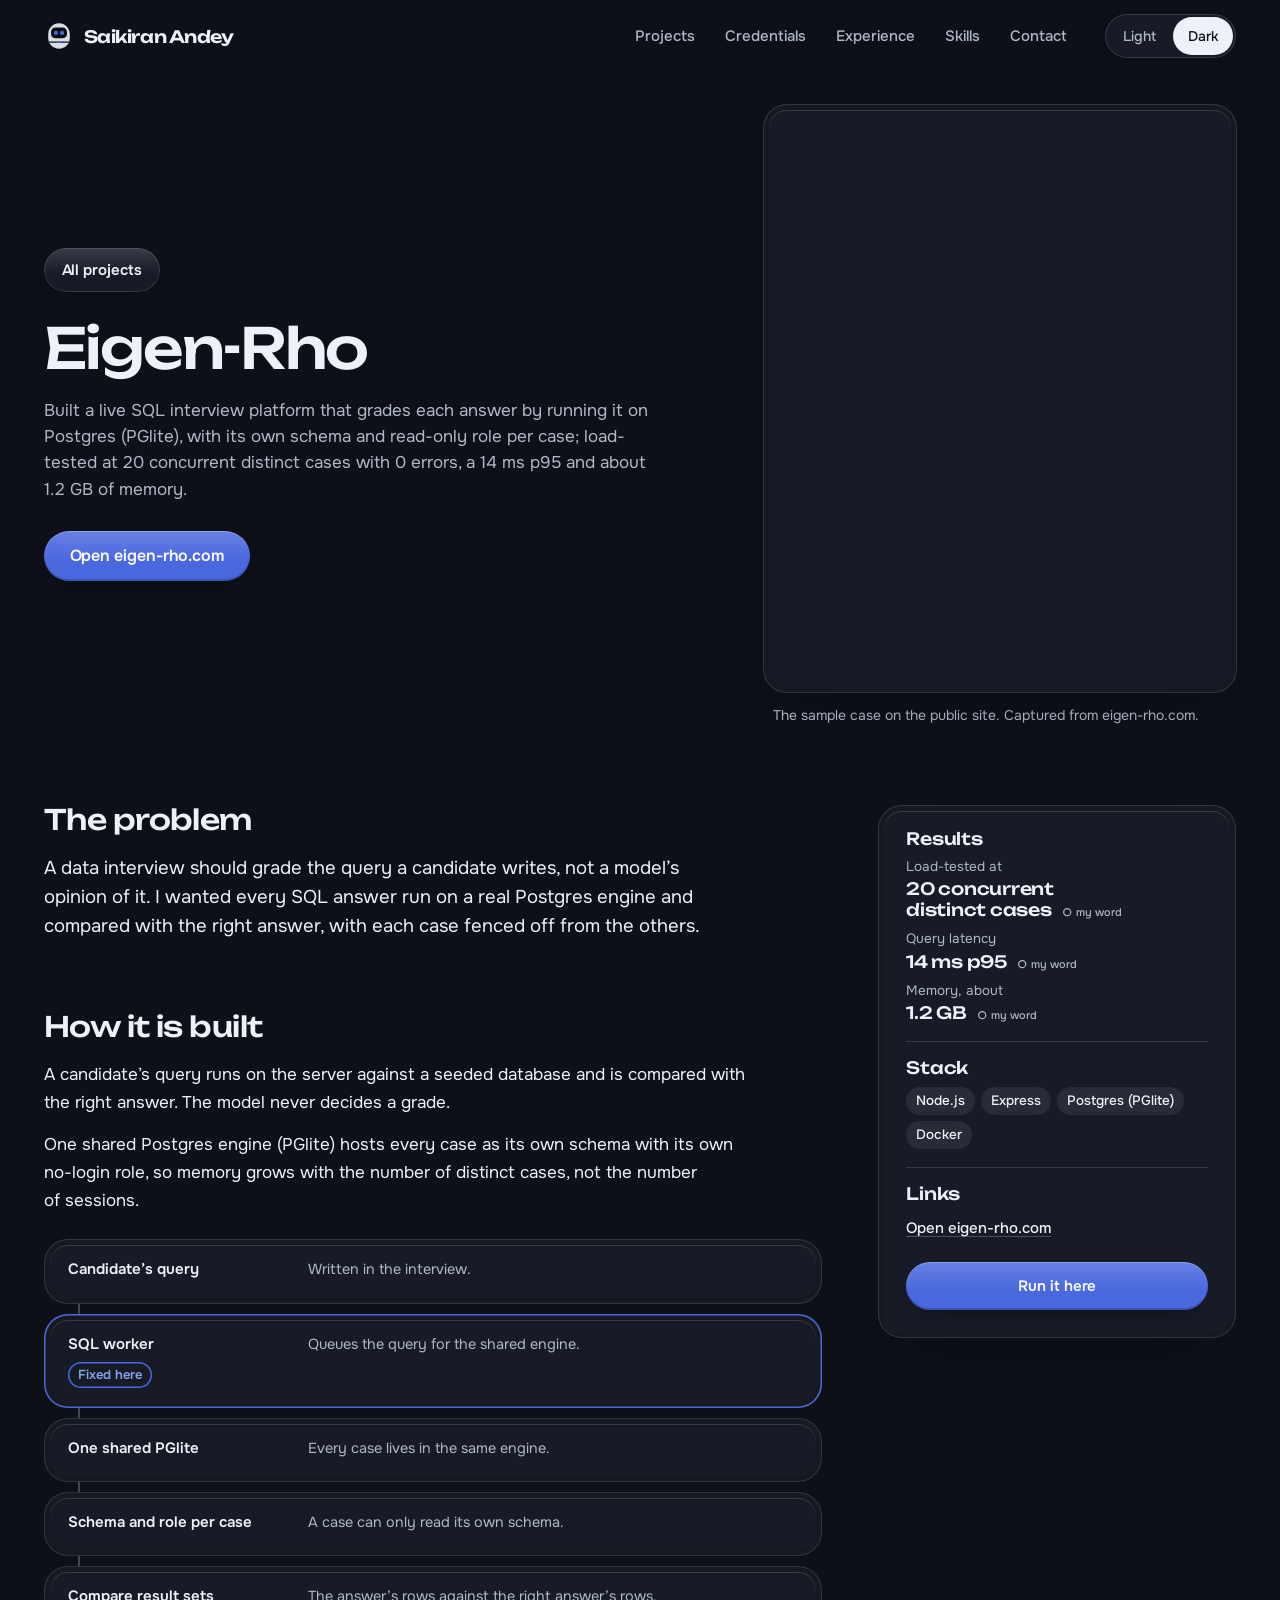
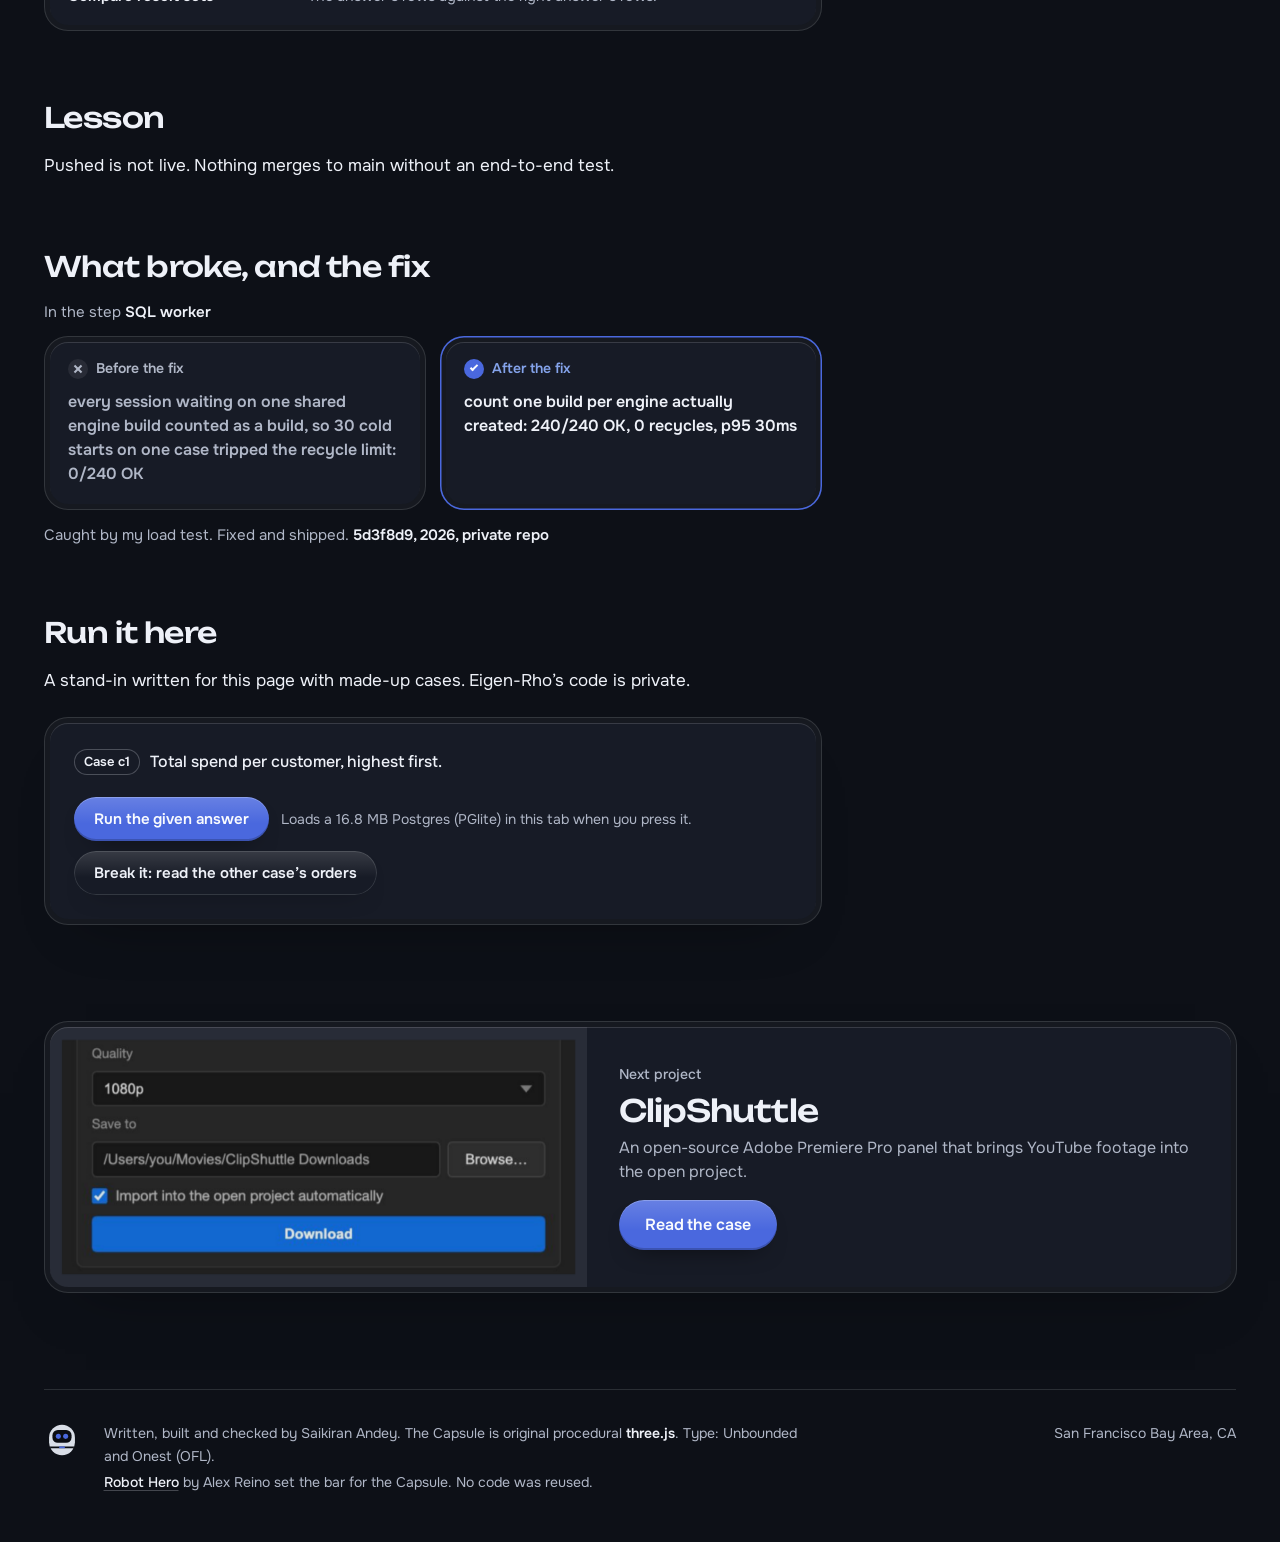
<file: work/eigen-rho/index.html>
<!DOCTYPE html><html lang="en" data-theme="dark" class="unbounded_cd369f44-module__5a_szG__variable onest_e03890ac-module__gvdy2q__variable doto_bbd94be1-module__pPRh4W__variable"><head><meta charSet="utf-8"/><meta name="viewport" content="width=device-width, initial-scale=1, viewport-fit=cover"/><link rel="preload" href="/_next/static/media/onest_latin_wght_normal-s.p.0zctgtcp9xj58.woff2" as="font" crossorigin="" type="font/woff2"/><link rel="preload" href="/_next/static/media/unbounded_latin_wght_normal-s.p.1tz5lbfnvawi1.woff2" as="font" crossorigin="" type="font/woff2"/><link rel="stylesheet" href="/_next/static/chunks/30f2sexhwolg7.css" data-precedence="next"/><link rel="stylesheet" href="/_next/static/chunks/24o5rzvwj0q_m.css" data-precedence="next"/><link rel="stylesheet" href="/_next/static/chunks/1kuhc7nits6pa.css" data-precedence="next"/><link rel="stylesheet" href="/_next/static/chunks/2imsjik_x6r6d.css" data-precedence="next"/><link rel="preload" as="script" fetchPriority="low" href="/_next/static/chunks/310vm2bl3xxpt.js"/><script src="/_next/static/chunks/19mx3mg6lkumu.js" async=""></script><script src="/_next/static/chunks/1rj7ns8rte9vc.js" async=""></script><script src="/_next/static/chunks/3bb0qu0wuhwr1.js" async=""></script><script src="/_next/static/chunks/turbopack-2e-a58cdyjr05.js" async=""></script><script src="/_next/static/chunks/3fntmmi971322.js" async=""></script><script src="/_next/static/chunks/2izbo1mfpu8vy.js" async=""></script><script src="/_next/static/chunks/1xerhk8ithvxz.js" async=""></script><meta name="theme-color" content="#0D1017" media="(prefers-color-scheme: light)"/><meta name="theme-color" content="#0D1017" media="(prefers-color-scheme: dark)"/><meta name="color-scheme" content="light dark"/><title>Eigen-Rho | Saikiran Andey</title><meta name="description" content="A data interview should grade the query a candidate writes, not a model’s opinion of it. I wanted every SQL answer run on a real Postgres engine and compared…"/><link rel="canonical" href="https://saikiranandey.com/work/eigen-rho/"/><meta property="og:title" content="Eigen-Rho | Saikiran Andey"/><meta property="og:description" content="A data interview should grade the query a candidate writes, not a model’s opinion of it. I wanted every SQL answer run on a real Postgres engine and compared…"/><meta property="og:url" content="https://saikiranandey.com/work/eigen-rho/"/><meta property="og:type" content="article"/><meta name="twitter:card" content="summary_large_image"/><meta name="twitter:title" content="Saikiran Andey"/><meta name="twitter:description" content="I sit with client teams, build the AI agents and data tools they ask for, and check that the numbers hold."/><meta name="twitter:image" content="https://saikiranandey.com/og.jpg"/><link rel="icon" href="/icon.svg?icon.30g9v0_mwdxfw.svg" sizes="any" type="image/svg+xml"/><meta name="next-size-adjust" content=""/><script>(function(){var d=document.documentElement;d.setAttribute('data-js','');try{if(localStorage.getItem('theme')==='light'){d.setAttribute('data-theme','light')}}catch(e){}})();</script><script src="/_next/static/chunks/0cz1d0mv5g_q7.js" noModule=""></script></head><body><div hidden=""><!--$--><!--/$--></div><a class="skip" href="#main">Skip to content</a><header class="topbar"><div class="topbar__inner wrap"><a class="topbar__name" aria-label="Saikiran Andey, home page" href="/"><svg class="capsule-mark" width="30" height="30" viewBox="0 0 32 32" aria-hidden="true" focusable="false"><rect class="capsule-mark__shell" x="4.5" y="2.5" width="23" height="27" rx="11.5"></rect><rect class="capsule-mark__glass" x="7.5" y="7" width="17" height="11.5" rx="4.75"></rect><circle class="capsule-mark__eye" cx="12.75" cy="12.75" r="2.25"></circle><circle class="capsule-mark__eye" cx="19.25" cy="12.75" r="2.25"></circle><path class="capsule-mark__seam" d="M5.2 21.75H26.8L26.3 23.25H5.7Z"></path><rect class="capsule-mark__eye" x="13.5" y="21.75" width="5" height="1.5"></rect></svg><span>Saikiran Andey</span></a><nav class="topbar__nav" aria-label="Sections"><ul class="topbar__links" role="list"><li><a class="topbar__link" href="/#projects">Projects</a></li><li><a class="topbar__link" href="/#credentials">Credentials</a></li><li><a class="topbar__link" href="/#experience">Experience</a></li><li><a class="topbar__link" href="/#skills">Skills</a></li><li><a class="topbar__link" href="/#contact">Contact</a></li></ul></nav><div class="theme-switch needs-js topbar__theme" role="group" aria-label="Colour theme"><button type="button" class="theme-switch__btn" aria-pressed="false">Light</button><button type="button" class="theme-switch__btn" aria-pressed="false">Dark</button></div><details class="menu"><summary class="menu__button">Menu<span class="menu__icon" aria-hidden="true"><span></span><span></span></span></summary><div class="menu__panel shell"><div class="menu__core core"><nav aria-label="Sections"><ul class="menu__list" role="list"><li><a class="menu__link" href="/#projects">Projects</a></li><li><a class="menu__link" href="/#credentials">Credentials</a></li><li><a class="menu__link" href="/#experience">Experience</a></li><li><a class="menu__link" href="/#skills">Skills</a></li><li><a class="menu__link" href="/#contact">Contact</a></li></ul></nav><div class="theme-switch needs-js menu__theme" role="group" aria-label="Colour theme"><button type="button" class="theme-switch__btn" aria-pressed="false">Light</button><button type="button" class="theme-switch__btn" aria-pressed="false">Dark</button></div></div></div></details></div></header><main id="main" tabindex="-1"><article class="case" aria-labelledby="case-title" data-slug="eigen-rho"><header class="case-hero wrap" data-shape="portrait"><div class="case-hero__text"><a class="btn btn-secondary case-hero__back" href="/#projects">All projects</a><h1 id="case-title" class="case-hero__title">Eigen-Rho</h1><p class="case-hero__lede">Built a live SQL interview platform that grades each answer by running it on Postgres (PGlite), with its own schema and read-only role per case; load-tested at <span class="claim-module__yLOVoG__claim" data-claim="er-load-cases" data-tier="owner">20 concurrent distinct cases</span> with <span class="claim-module__yLOVoG__claim" data-claim="er-errors" data-tier="owner">0 errors</span>, a <span class="claim-module__yLOVoG__claim" data-claim="er-p95" data-tier="owner">14 ms p95</span> and about <span class="claim-module__yLOVoG__claim" data-claim="er-memory" data-tier="owner">1.2 GB</span> of memory.</p><div class="case-hero__actions"><a class="btn btn-primary" href="https://eigen-rho.com" target="_blank" rel="noopener noreferrer">Open eigen-rho.com</a></div></div><div class="case-hero__media"><figure class="case-cover"><div class="case-cover__tray shell" data-tilt="true"><div class="case-cover__core core"><picture><source media="(max-width: 767px)" srcSet="/covers/eigen-rho-phone-1080.jpg" width="1080" height="360"/><img class="case-cover__img tilt-img" src="/covers/eigen-rho-1120.jpg" srcSet="/covers/eigen-rho-560.jpg 560w, /covers/eigen-rho-1120.jpg 1120w" sizes="(max-width: 1023px) calc(100vw - 32px), 760px" width="1120" height="1336" alt="The sample case console from eigen-rho.com: a dark SQL editor with the question for one step of a case called The Vanishing SKU and the query that answers it." fetchPriority="high" decoding="async"/></picture></div></div><figcaption class="case-cover__caption">The sample case on the public site<!-- -->. <!-- -->Captured from<!-- --> <!-- -->eigen-rho.com<!-- -->.</figcaption></figure></div></header><div class="case-layout wrap"><aside class="case-facts" aria-label="Results, stack and links"><div class="case-facts__tray shell"><div class="case-facts__core core"><div class="case-facts__part"><h2 id="case-results" class="case-facts__title">Results</h2><ul class="case-results__list" role="list"><li class="case-result"><span class="case-result__label">Load-tested at</span><span class="case-result__value"><span class="claim-module__yLOVoG__claim" data-claim="er-load-cases" data-tier="owner"><span class="keep">20 concurrent</span> <!-- -->distinct<!-- --> <!-- -->cases<button type="button" class="claim-module__yLOVoG__explain" popoverTarget="claim-er-load-cases-_S_5_" aria-label="How this is checked: my word"><span class="claim-module__yLOVoG__glyph" data-tier="owner"><svg class="claim-module__yLOVoG__glyphIcon" viewBox="0 0 12 12" aria-hidden="true" focusable="false"><circle cx="6" cy="6" r="4.1" fill="none" stroke="currentColor" stroke-width="1.4"></circle></svg><span>my word</span></span></button><span id="claim-er-load-cases-_S_5_" popover="auto" class="claim-module__yLOVoG__popover" data-nc="claim ledger" role="note"><span class="claim-module__yLOVoG__popRow"><span class="claim-module__yLOVoG__glyph" data-tier="owner"><svg class="claim-module__yLOVoG__glyphIcon" viewBox="0 0 12 12" aria-hidden="true" focusable="false"><circle cx="6" cy="6" r="4.1" fill="none" stroke="currentColor" stroke-width="1.4"></circle></svg><span>My word: from my own records. The original is on file.</span></span></span><span class="claim-module__yLOVoG__popRow"><span class="claim-module__yLOVoG__popLabel">Source</span><span class="claim-module__yLOVoG__popRow"><a href="/Saikiran_Andey_Resume.pdf">My resume</a></span><span class="claim-module__yLOVoG__popRow">My own load-test notes. The repo is private.</span></span><span class="claim-module__yLOVoG__popRow"><span class="claim-module__yLOVoG__popLabel">Checked</span><time dateTime="2026-09-30">2026-09-30</time></span></span></span></span></li><li class="case-result"><span class="case-result__label">Query latency</span><span class="case-result__value"><span class="claim-module__yLOVoG__claim" data-claim="er-p95" data-tier="owner"><span class="keep">14 ms p95</span><button type="button" class="claim-module__yLOVoG__explain" popoverTarget="claim-er-p95-_S_6_" aria-label="How this is checked: my word"><span class="claim-module__yLOVoG__glyph" data-tier="owner"><svg class="claim-module__yLOVoG__glyphIcon" viewBox="0 0 12 12" aria-hidden="true" focusable="false"><circle cx="6" cy="6" r="4.1" fill="none" stroke="currentColor" stroke-width="1.4"></circle></svg><span>my word</span></span></button><span id="claim-er-p95-_S_6_" popover="auto" class="claim-module__yLOVoG__popover" data-nc="claim ledger" role="note"><span class="claim-module__yLOVoG__popRow"><span class="claim-module__yLOVoG__glyph" data-tier="owner"><svg class="claim-module__yLOVoG__glyphIcon" viewBox="0 0 12 12" aria-hidden="true" focusable="false"><circle cx="6" cy="6" r="4.1" fill="none" stroke="currentColor" stroke-width="1.4"></circle></svg><span>My word: from my own records. The original is on file.</span></span></span><span class="claim-module__yLOVoG__popRow"><span class="claim-module__yLOVoG__popLabel">Source</span><span class="claim-module__yLOVoG__popRow"><a href="/Saikiran_Andey_Resume.pdf">My resume</a></span><span class="claim-module__yLOVoG__popRow">My own load-test notes. The repo is private.</span></span><span class="claim-module__yLOVoG__popRow"><span class="claim-module__yLOVoG__popLabel">Checked</span><time dateTime="2026-09-30">2026-09-30</time></span></span></span></span></li><li class="case-result"><span class="case-result__label">Memory, about</span><span class="case-result__value"><span class="claim-module__yLOVoG__claim" data-claim="er-memory" data-tier="owner"><span class="keep">1.2 GB</span><button type="button" class="claim-module__yLOVoG__explain" popoverTarget="claim-er-memory-_S_7_" aria-label="How this is checked: my word"><span class="claim-module__yLOVoG__glyph" data-tier="owner"><svg class="claim-module__yLOVoG__glyphIcon" viewBox="0 0 12 12" aria-hidden="true" focusable="false"><circle cx="6" cy="6" r="4.1" fill="none" stroke="currentColor" stroke-width="1.4"></circle></svg><span>my word</span></span></button><span id="claim-er-memory-_S_7_" popover="auto" class="claim-module__yLOVoG__popover" data-nc="claim ledger" role="note"><span class="claim-module__yLOVoG__popRow"><span class="claim-module__yLOVoG__glyph" data-tier="owner"><svg class="claim-module__yLOVoG__glyphIcon" viewBox="0 0 12 12" aria-hidden="true" focusable="false"><circle cx="6" cy="6" r="4.1" fill="none" stroke="currentColor" stroke-width="1.4"></circle></svg><span>My word: from my own records. The original is on file.</span></span></span><span class="claim-module__yLOVoG__popRow"><span class="claim-module__yLOVoG__popLabel">Source</span><span class="claim-module__yLOVoG__popRow"><a href="/Saikiran_Andey_Resume.pdf">My resume</a></span><span class="claim-module__yLOVoG__popRow">My own load-test notes. The repo is private.</span></span><span class="claim-module__yLOVoG__popRow"><span class="claim-module__yLOVoG__popLabel">Checked</span><time dateTime="2026-09-30">2026-09-30</time></span></span></span></span></li></ul></div><div class="case-facts__part"><h2 id="case-stack" class="case-facts__title">Stack</h2><ul class="case-facts__stack" role="list"><li>Node.js</li><li>Express</li><li>Postgres (PGlite)</li><li>Docker</li></ul></div><div class="case-facts__part"><h2 id="case-links" class="case-facts__title">Links</h2><ul class="case-facts__links" role="list"><li data-in-header="true"><a class="case-facts__link" href="https://eigen-rho.com" target="_blank" rel="noopener noreferrer">Open eigen-rho.com</a></li></ul></div><a class="btn btn-primary case-facts__run" href="#run">Run it here</a></div></div></aside><div class="case-main"><section class="case-block" aria-labelledby="case-problem"><h2 id="case-problem" class="case-block__title">The problem</h2><p class="case-block__text case-block__text--lead">A data interview should grade the query a candidate writes, not a model’s opinion of it. I wanted every SQL answer run on a real Postgres engine and compared with the right answer, with each case fenced off from the others.</p></section><section class="case-block" aria-labelledby="case-built"><h2 id="case-built" class="case-block__title">How it is built</h2><p class="case-block__text">A candidate’s query runs on the server against a seeded database and is compared with the right answer. The model never decides a grade.</p><p class="case-block__text">One shared Postgres engine (PGlite) hosts every case as its own schema with its own no-login role, so memory grows with the number of distinct cases, not the number of sessions.</p><ol class="case-flow" aria-label="The pipeline, in order" role="list" data-steps="5"><li class="case-flow__step"><span class="case-flow__core"><span class="case-flow__label">Candidate’s query</span><span class="case-flow__detail">Written in the interview.</span></span></li><li class="case-flow__step" data-fixed="true"><span class="case-flow__core"><span class="case-flow__label">SQL worker</span><span class="case-flow__detail">Queues the query for the shared engine.</span><a class="case-flow__fixed" href="#what-broke">Fixed here</a></span></li><li class="case-flow__step"><span class="case-flow__core"><span class="case-flow__label">One shared PGlite</span><span class="case-flow__detail">Every case lives in the same engine.</span></span></li><li class="case-flow__step"><span class="case-flow__core"><span class="case-flow__label">Schema and role per case</span><span class="case-flow__detail">A case can only read its own schema.</span></span></li><li class="case-flow__step"><span class="case-flow__core"><span class="case-flow__label">Compare result sets</span><span class="case-flow__detail">The answer’s rows against the right answer’s rows.</span></span></li></ol></section><section class="case-block" aria-labelledby="case-lesson"><h2 id="case-lesson" class="case-block__title">Lesson</h2><p class="case-block__text">Pushed is not live. Nothing merges to main without an end-to-end test.</p></section><section class="case-block" id="what-broke" aria-labelledby="case-broke"><h2 id="case-broke" class="case-block__title">What broke, and the fix</h2><div class="case-errata" data-claim="errata-eigenrho" data-tier="build"><p class="case-errata__step">In the step<!-- --> <strong>SQL worker</strong></p><div class="case-errata__pair"><div class="case-errata__side" data-side="before"><div class="case-errata__core"><p class="case-errata__tag"><span class="case-errata__icon" aria-hidden="true"></span>Before the fix</p><p class="case-errata__text">every session waiting on one shared engine build counted as a build, so 30 cold starts on one case tripped the recycle limit: 0/240 OK</p></div></div><div class="case-errata__side" data-side="after"><div class="case-errata__core"><p class="case-errata__tag"><span class="case-errata__icon" aria-hidden="true"></span>After the fix</p><p class="case-errata__text">count one build per engine actually created: 240/240 OK, 0 recycles, p95 30ms</p></div></div></div><p class="case-errata__foot">Caught by my load test. <!-- -->Fixed and shipped.<!-- --> <span class="case-errata__commit" data-nc="commit and year">5d3f8d9<!-- -->, <!-- -->2026<!-- -->, private repo</span></p></div></section><section class="case-block" id="run" aria-labelledby="case-run"><h2 id="case-run" class="case-block__title">Run it here</h2><p class="case-block__text">A stand-in written for this page with made-up cases. Eigen-Rho’s code is private.</p><div class="bench shell"><div class="bench__core core"><p class="bench__nojs">Running it needs JavaScript. Everything above reads without it.</p><div class="needs-js"><!--$?--><template id="B:0"></template><p class="bench__status" role="status">Loading the bench</p><!--/$--></div></div></div></section></div></div><div class="wrap"><div><nav class="case-next" aria-label="Next project"><div class="case-next__card shell" data-tilt="true"><div class="case-next__core core"><div class="case-next__cover" data-shape="landscape" data-fit="contain"><picture><source media="(max-width: 767px)" srcSet="/covers/clipshuttle-phone-600.jpg" width="600" height="200"/><img class="tilt-img" src="/covers/clipshuttle-400.jpg" srcSet="/covers/clipshuttle-400.jpg 400w, /covers/clipshuttle-800.jpg 800w" sizes="(max-width: 767px) calc(100vw - 32px), 420px" width="800" height="365" alt="" loading="eager" fetchPriority="low" decoding="async"/></picture></div><div class="case-next__body"><p class="case-next__label">Next project</p><p class="case-next__name">ClipShuttle</p><p class="case-next__what">An open-source Adobe Premiere Pro panel that brings YouTube footage into the open project.</p><a class="btn btn-primary case-next__cta" href="/work/clipshuttle/">Read the case<span class="sr-only">: <!-- -->ClipShuttle</span></a></div></div></div></nav></div></div></article></main><footer class="footer" aria-label="Credits"><div class="wrap"><div class="footer__inner"><svg class="capsule-mark footer__mark" width="36" height="36" viewBox="0 0 32 32" aria-hidden="true" focusable="false"><rect class="capsule-mark__shell" x="4.5" y="2.5" width="23" height="27" rx="11.5"></rect><rect class="capsule-mark__glass" x="7.5" y="7" width="17" height="11.5" rx="4.75"></rect><circle class="capsule-mark__eye" cx="12.75" cy="12.75" r="2.25"></circle><circle class="capsule-mark__eye" cx="19.25" cy="12.75" r="2.25"></circle><path class="capsule-mark__seam" d="M5.2 21.75H26.8L26.3 23.25H5.7Z"></path><rect class="capsule-mark__eye" x="13.5" y="21.75" width="5" height="1.5"></rect></svg><div class="footer__text"><p class="footer__credits"><span>Written, built and checked by Saikiran Andey.</span><span> <!-- -->The Capsule is original procedural <code class="claim-module__yLOVoG__code" data-nc="identifier">three.js</code>. Type: Unbounded and Onest (OFL).</span></p><p class="footer__inspiration"><span><a href="https://21st.dev/@alexperezcedeno/components/robot-hero" rel="noopener">Robot Hero</a> <!-- -->by <!-- -->Alex Reino<!-- --> set the bar for <!-- -->the Capsule<!-- -->.</span> <!-- -->No code was reused.</p></div><p class="footer__place">San Francisco Bay Area, CA</p></div></div></footer><!--$--><!--/$--><script>requestAnimationFrame(function(){$RT=performance.now()});</script><script src="/_next/static/chunks/310vm2bl3xxpt.js" id="_R_" async=""></script><div hidden id="S:0"><div class="bench__body" data-testid="bench-eigen"><p class="bench__case"><span class="bench__tag">Case<!-- --> <span data-nc="case id">c1</span></span><span>Total spend per customer, highest first.</span></p><div class="bench__row bench__row--wrap"><div class="bench__pg"><div class="bench__row"><button type="button" class="btn btn-primary bench__btn" data-testid="eigen-run">Run the given answer</button><span class="bench__hint">Loads a <span data-computed="true">16.8</span> MB Postgres (PGlite) in this tab when you press it.</span></div></div><div class="bench__pg"><div class="bench__row"><button type="button" class="btn btn-secondary bench__btn" data-testid="eigen-break">Break it: read the other case’s orders</button></div></div></div><p class="sr-only" aria-live="polite"></p></div></div><script>$RB=[];$RV=function(a){$RT=performance.now();for(var b=0;b<a.length;b+=2){var c=a[b],e=a[b+1];null!==e.parentNode&&e.parentNode.removeChild(e);var f=c.parentNode;if(f){var g=c.previousSibling,h=0;do{if(c&&8===c.nodeType){var d=c.data;if("/$"===d||"/&"===d)if(0===h)break;else h--;else"$"!==d&&"$?"!==d&&"$~"!==d&&"$!"!==d&&"&"!==d||h++}d=c.nextSibling;f.removeChild(c);c=d}while(c);for(;e.firstChild;)f.insertBefore(e.firstChild,c);g.data="$";g._reactRetry&&requestAnimationFrame(g._reactRetry)}}a.length=0};
$RC=function(a,b){if(b=document.getElementById(b))(a=document.getElementById(a))?(a.previousSibling.data="$~",$RB.push(a,b),2===$RB.length&&("number"!==typeof $RT?requestAnimationFrame($RV.bind(null,$RB)):(a=performance.now(),setTimeout($RV.bind(null,$RB),2300>a&&2E3<a?2300-a:$RT+300-a)))):b.parentNode.removeChild(b)};$RC("B:0","S:0")</script><script>(self.__next_f=self.__next_f||[]).push([0])</script><script>self.__next_f.push([1,"1:\"$Sreact.fragment\"\n2:I[39756,[\"/_next/static/chunks/3fntmmi971322.js\"],\"default\"]\n3:I[37457,[\"/_next/static/chunks/3fntmmi971322.js\"],\"default\"]\n4:I[22016,[\"/_next/static/chunks/3fntmmi971322.js\",\"/_next/static/chunks/2izbo1mfpu8vy.js\"],\"\"]\n5:I[17875,[\"/_next/static/chunks/3fntmmi971322.js\",\"/_next/static/chunks/2izbo1mfpu8vy.js\"],\"default\"]\n6:I[55809,[\"/_next/static/chunks/3fntmmi971322.js\",\"/_next/static/chunks/2izbo1mfpu8vy.js\"],\"default\"]\n7:I[28907,[\"/_next/static/chunks/3fntmmi971322.js\",\"/_next/static/chunks/1xerhk8ithvxz.js\"],\"default\"]\n10:I[68027,[\"/_next/static/chunks/3fntmmi971322.js\"],\"default\",1]\n:HL[\"/_next/static/chunks/30f2sexhwolg7.css\",\"style\"]\n:HL[\"/_next/static/media/onest_latin_wght_normal-s.p.0zctgtcp9xj58.woff2\",\"font\",{\"crossOrigin\":\"\",\"type\":\"font/woff2\"}]\n:HL[\"/_next/static/media/unbounded_latin_wght_normal-s.p.1tz5lbfnvawi1.woff2\",\"font\",{\"crossOrigin\":\"\",\"type\":\"font/woff2\"}]\n:HL[\"/_next/static/chunks/24o5rzvwj0q_m.css\",\"style\"]\n:HL[\"/_next/static/chunks/1kuhc7nits6pa.css\",\"style\"]\n:HL[\"/_next/static/chunks/2imsjik_x6r6d.css\",\"style\"]\ne:X\n0:{\"P\":null,\"c\":[\"\",\"work\",\"eigen-rho\",\"\"],\"q\":\"\",\"i\":false,\"f\":[[[\"\",{\"children\":[\"work\",{\"children\":[[\"slug\",\"eigen-rho\",\"d\",[]],{\"children\":[\"__PAGE__\",{},\"$undefined\",\"$undefined\",4608]},\"$undefined\",\"$undefined\",4608]},\"$undefined\",\"$undefined\",4608]},\"$undefined\",\"$undefined\",4624],[[\"$\",\"$1\",\"c\",{\"children\":[[[\"$\",\"link\",\"0\",{\"rel\":\"stylesheet\",\"href\":\"/_next/static/chunks/30f2sexhwolg7.css\",\"precedence\":\"next\",\"crossOrigin\":\"$undefined\",\"nonce\":\"$undefined\"}],[\"$\",\"script\",\"script-0\",{\"src\":\"/_next/static/chunks/3fntmmi971322.js\",\"async\":true,\"nonce\":\"$undefined\"}]],[\"$\",\"html\",null,{\"lang\":\"en\",\"data-theme\":\"dark\",\"className\":\"unbounded_cd369f44-module__5a_szG__variable onest_e03890ac-module__gvdy2q__variable doto_bbd94be1-module__pPRh4W__variable\",\"suppressHydrationWarning\":true,\"children\":[[\"$\",\"head\",null,{\"children\":[\"$\",\"script\",null,{\"dangerouslySetInnerHTML\":{\"__html\":\"(function(){var d=document.documentElement;d.setAttribute('data-js','');try{if(localStorage.getItem('theme')==='light'){d.setAttribute('data-theme','light')}}catch(e){}})();\"}}]}],[\"$\",\"body\",null,{\"children\":[\"$\",\"$L2\",null,{\"parallelRouterKey\":\"children\",\"error\":\"$undefined\",\"errorStyles\":\"$undefined\",\"errorScripts\":\"$undefined\",\"template\":[\"$\",\"$L3\",null,{}],\"templateStyles\":\"$undefined\",\"templateScripts\":\"$undefined\",\"notFound\":[[[\"$\",\"a\",null,{\"className\":\"skip\",\"href\":\"#main\",\"children\":\"Skip to content\"}],[\"$\",\"header\",null,{\"className\":\"topbar\",\"children\":[\"$\",\"div\",null,{\"className\":\"topbar__inner wrap\",\"children\":[[\"$\",\"$L4\",null,{\"href\":\"/\",\"prefetch\":false,\"className\":\"topbar__name\",\"aria-label\":\"Saikiran Andey, home page\",\"children\":[[\"$\",\"svg\",null,{\"className\":\"capsule-mark\",\"width\":30,\"height\":30,\"viewBox\":\"0 0 32 32\",\"aria-hidden\":\"true\",\"focusable\":\"false\",\"children\":[[\"$\",\"rect\",null,{\"className\":\"capsule-mark__shell\",\"x\":\"4.5\",\"y\":\"2.5\",\"width\":\"23\",\"height\":\"27\",\"rx\":\"11.5\"}],[\"$\",\"rect\",null,{\"className\":\"capsule-mark__glass\",\"x\":\"7.5\",\"y\":\"7\",\"width\":\"17\",\"height\":\"11.5\",\"rx\":\"4.75\"}],[\"$\",\"circle\",null,{\"className\":\"capsule-mark__eye\",\"cx\":\"12.75\",\"cy\":\"12.75\",\"r\":\"2.25\"}],[\"$\",\"circle\",null,{\"className\":\"capsule-mark__eye\",\"cx\":\"19.25\",\"cy\":\"12.75\",\"r\":\"2.25\"}],[\"$\",\"path\",null,{\"className\":\"capsule-mark__seam\",\"d\":\"M5.2 21.75H26.8L26.3 23.25H5.7Z\"}],[\"$\",\"rect\",null,{\"className\":\"capsule-mark__eye\",\"x\":\"13.5\",\"y\":\"21.75\",\"width\":\"5\",\"height\":\"1.5\"}]]}],[\"$\",\"span\",null,{\"children\":\"Saikiran Andey\"}]]}],[\"$\",\"nav\",null,{\"className\":\"topbar__nav\",\"aria-label\":\"Sections\",\"children\":[\"$\",\"ul\",null,{\"className\":\"topbar__links\",\"role\":\"list\",\"children\":[[\"$\",\"li\",\"projects\",{\"children\":[\"$\",\"$L4\",null,{\"href\":\"/#projects\",\"prefetch\":false,\"className\":\"topbar__link\",\"children\":\"Projects\"}]}],[\"$\",\"li\",\"credentials\",{\"children\":[\"$\",\"$L4\",null,{\"href\":\"/#credentials\",\"prefetch\":false,\"className\":\"topbar__link\",\"children\":\"Credentials\"}]}],[\"$\",\"li\",\"experience\",{\"children\":[\"$\",\"$L4\",null,{\"href\":\"/#experience\",\"prefetch\":false,\"className\":\"topbar__link\",\"children\":\"Experience\"}]}],[\"$\",\"li\",\"skills\",{\"children\":[\"$\",\"$L4\",null,{\"href\":\"/#skills\",\"prefetch\":false,\"className\":\"topbar__link\",\"children\":\"Skills\"}]}],[\"$\",\"li\",\"contact\",{\"children\":[\"$\",\"$L4\",null,{\"href\":\"/#contact\",\"prefetch\":false,\"className\":\"topbar__link\",\"children\":\"Contact\"}]}]]}]}],[\"$\",\"$L5\",null,{\"className\":\"topbar__theme\"}],[\"$\",\"$L6\",null,{\"onHome\":false}]]}]}],[\"$\",\"main\",null,{\"id\":\"main\",\"tabIndex\":-1,\"children\":[\"$\",\"div\",null,{\"className\":\"lost wrap\",\"children\":[[\"$\",\"div\",null,{\"className\":\"lost__text\",\"children\":[[\"$\",\"h1\",null,{\"className\":\"lost__title\",\"children\":\"This page is not here.\"}],[\"$\",\"p\",null,{\"className\":\"lost__body\",\"children\":\"The address may be old or mistyped. Everything on this site starts from the home page.\"}],[\"$\",\"div\",null,{\"className\":\"lost__actions\",\"children\":[[\"$\",\"$L4\",null,{\"href\":\"/\",\"prefetch\":false,\"className\":\"btn btn-primary\",\"children\":\"Go to the home page\"}],[\"$\",\"$L7\",null,{\"places\":[{\"path\":\"/projects\",\"href\":\"/#projects\",\"label\":\"Projects\"},{\"path\":\"/credentials\",\"href\":\"/#credentials\",\"label\":\"Credentials\"},{\"path\":\"/experience\",\"href\":\"/#experience\",\"label\":\"Experience\"},{\"path\":\"/skills\",\"href\":\"/#skills\",\"label\":\"Skills\"},{\"path\":\"/contact\",\"href\":\"/#contact\",\"label\":\"Contact\"},{\"path\":\"/certifications\",\"href\":\"/#credentials\",\"label\":\"Credentials\"},{\"path\":\"/work/tableau-workbook-auditor\",\"href\":\"/work/tableau-workbook-auditor/\",\"label\":\"Tableau Workbook Auditor\"},{\"path\":\"/work/heor-studio\",\"href\":\"/work/heor-studio/\",\"label\":\"HEOR Studio\"},{\"path\":\"/work/eigen-rho\",\"href\":\"/work/eigen-rho/\",\"label\":\"Eigen-Rho\"},{\"path\":\"/work/clipshuttle\",\"href\":\"/work/clipshuttle/\",\"label\":\"ClipShuttle\"},{\"path\":\"/Saikiran_Andey_Resume\",\"href\":\"/Saikiran_Andey_Resume.pdf\",\"label\":\"Résumé\"},{\"path\":\"/resume\",\"href\":\"/Saikiran_Andey_Resume.pdf\",\"label\":\"Résumé\"}]}]]}]]}],[\"$\",\"figure\",null,{\"className\":\"lost__figure\",\"children\":[[\"$\",\"img\",null,{\"className\":\"lost__poster lost__poster--light\",\"src\":\"/bot/capsule-light-600.webp\",\"srcSet\":\"/bot/capsule-light-600.webp 600w, /bot/capsule-light-1200.webp 1200w\",\"sizes\":\"(max-width: 767px) 260px, 420px\",\"width\":600,\"height\":640,\"alt\":\"\",\"loading\":\"lazy\",\"decoding\":\"async\"}],\"$L8\"]}]]}]}],\"$L9\"],[\"$La\"]],\"forbidden\":\"$undefined\",\"unauthorized\":\"$undefined\"}]}]]}]]}],{\"children\":[\"$Lb\",{\"children\":[\"$Lc\",{\"children\":[\"$Ld\",{},null,false,null]},null,false,\"$e\"]},null,false,\"$e\"]},null,false,null],\"$Lf\",false]],\"m\":\"$undefined\",\"G\":[\"$10\",[\"$L11\"]],\"S\":true,\"h\":null,\"r\":\"$undefined\",\"s\":\"$undefined\",\"a\":\"$undefined\",\"l\":\"$undefined\",\"p\":\"$undefined\",\"d\":\"$undefined\",\"b\":\"_DuNB0M4NJKqo3JJW2_dT\"}\n13:I[97367,[\"/_next/static/chunks/3fntmmi971322.js\"],\"OutletBoundary\"]\n14:\"$Sreact.suspense\"\n16:I[97367,[\"/_next/static/chunks/3fntmmi971322.js\"],\"ViewportBoundary\"]\n18:I[97367,[\"/_next/static/chunks/3fntmmi971322.js\"],\"MetadataBoundary\"]\n8:[\"$\",\"img\",null,{\"className\":\"lost__poster lost__poster--dark\",\"src\":\"/bot/capsule-dark-600.webp\",\"srcSet\":\"/bot/capsule-dark-600.webp 600w, /bot/capsule-dark-1200.webp 1200w\",\"sizes\":\"(max-width: 767px) 260px, 420px\",\"width\":600,\"height\":640,\"alt\":\"\",\"loading\":\"lazy\",\"decoding\":\"async\"}]\n9:[\"$\",\"footer\",null,{\"className\":\"footer\",\"aria-label\":\"Credits\",\"children\":[\"$\",\"div\",null,{\"className\":\"wrap\",\"children\":[\"$\",\"div\",null,{\"className\":\"footer__inner\",\"children\":[[\"$\",\"svg\",null,{\"className\":\"capsule-mark footer__mark\",\"width\":36,\"height\":36,\"viewBox\":\"0 0 32 32\",\"aria-hidden\":\"true\",\"focusable\":\"false\",\"children\":[[\"$\",\"rect\",null,{\"className\":\"capsule-mark__shell\",\"x\":\"4.5\",\"y\":\"2.5\",\"width\":\"23\",\"height\":\"27\",\"rx\":\"11.5\"}],[\"$\",\"rect\",null,{\"className\":\"capsule-mark__glass\",\"x\":\"7.5\",\"y\":\"7\",\"width\":\"17\",\"height\":\"11.5\",\"rx\":\"4.75\"}],[\"$\",\"circle\",null,{\"className\":\"capsule-mark__eye\",\"cx\":\"12.75\",\"cy\":\"12.75\",\"r\":\"2.25\"}],[\"$\",\"circle\",null,{\"className\":\"capsule-mark__eye\",\"cx\":\"19.25\",\"cy\":\"12.75\",\"r\":\"2.25\"}],[\"$\",\"path\",null,{\"className\":\"capsule-mark__seam\",\"d\":\"M5.2 21.75H26.8L26.3 23.25H5.7Z\"}],[\"$\",\"rect\",null,{\"className\":\"capsule-mark__eye\",\"x\":\"13.5\",\"y\":\"21.75\",\"width\":\"5\",\"height\":\"1.5\"}]]}],[\"$\",\"div\",null,{\"className\":\"footer__text\",\"children\":[[\"$\",\"p\",null,{\"className\":\"footer__credits\",\"children\":[[\"$\",\"span\",\"0\",{\"children\":[null,[[\"$\",\"$1\",\"0\",{\"children\":\"Written, built and checked by Saikiran Andey.\"}]]]}],[\"$\",\"span\",\"1\",{\"children\":[\" \",[[\"$\",\"$1\",\"0\",{\"children\":\"The Capsule is original procedural \"}],[\"$\",\"code\",\"1\",{\"className\":\"claim-module__yLOVoG__code\",\"data-nc\":\"identifier\",\"children\":\"three.js\"}],[\"$\",\"$1\",\"2\",{\"children\":\". Type: Unbounded and Onest (OFL).\"}]]]}]]}],[\"$\",\"p\",null,{\"className\":\"footer__inspiration\",\"children\":[[[\"$\",\"span\",\"https://21st.dev/@alexperezcedeno/components/robot-hero\",{\"children\":[null,[\"$\",\"a\",null,{\"href\":\"https://21st.dev/@alexperezcedeno/components/robot-hero\",\"rel\":\"noopener\",\"children\":\"Robot Hero\"}],\" \",\"by \",\"Alex Reino\",\" set the bar for \",\"the Capsule\",\".\"]}]],\" \",\"No code was reused.\"]}]]}],[\"$\",\"p\",null,{\"className\":\"footer__place\",\"children\":\"San Francisco Bay Area, CA\"}]]}]}]}]\na:[\"$\",\"link\",\"0\",{\"rel\":\"stylesheet\",\"href\":\"/_next/static/chunks/24o5rzvwj0q_m.css\",\"precedence\":\"next\",\"crossOrigin\":\"$undefined\",\"nonce\":\"$undefined\"}]\nb:[\"$\",\"$1\",\"c\",{\"children\":[null,[\"$\",\"$L2\",null,{\"parallelRouterKey\":\"children\",\"error\":\"$undefined\",\"errorStyles\":\"$undefined\",\"errorScripts\":\"$undefined\",\"template\":[\"$\",\"$L3\",null,{}],\"templateStyles\":\"$undefined\",\"templateScripts\":\"$undefined\",\"notFound\":\"$undefined\",\"forbidden\":\"$undefined\",\"unauthorized\":\"$undefined\"}]]}]\nc:[\"$\",\"$1\",\"c\",{\"children\":[null,[\"$\",\"$L2\",null,{\"parallelRouterKey\":\"children\",\"error\":\"$undefined\",\"errorStyles\":\"$undefined\",\"errorScripts\":\"$undefined\",\"template\":[\"$\",\"$L3\",null,{}],\"templateStyles\":\"$undefined\",\"templateScripts\":\"$undefined\",\"notFound\":\"$undefined\",\"forbidden\":\"$undefined\",\"unauthorized\":\"$undefined\"}]]}]\nd:[\"$\",\"$1\",\"c\",{\"children\":[\"$L12\",[[\"$\",\"link\",\"0\",{\"rel\":\"stylesheet\",\"href\":\"/_next/static/chunks/24o5rzvwj0q_m.css\",\"precedence\":\"next\",\"crossOrigin\":\"$undefined\",\"nonce\":\"$undefined\"}],[\"$\",\"link\",\"1\",{\"rel\":\"stylesheet\",\"href\":\"/_next/static/chunks/1kuhc7nits6pa.css\",\"precedence\":\"next\",\"crossOrigin\":\"$undefined\",\"nonce\":\"$undefined\"}],[\"$\",\"link\",\"2\",{\"rel\":\"stylesheet\",\"href\":\"/_next/static/chunks/2imsjik_x6r6d.css\",\"precedence\":\"next\",\"crossOrigin\":\"$undefined\",\"nonce\":\"$undefined\"}],[\"$\",\"script\",\"script-0\",{\"src\":\"/_next/static/chunks/2izbo1mfpu8vy.js\",\"async\":true,\"nonce\":\"$undefined\"}]],[\"$\",\"$L13\",null,{\"children\":[\"$\",\"$14\",null,{\"name\":\"Next.MetadataOutlet\",\"children\":\"$@15\"}]}]]}]\nf:[\"$\",\"$1\",\"h\",{\"children\":[null,[\"$\",\"$L16\",null,{\"children\":\"$L17\"}],[\"$\",\"div\",null,{\"hidden\":true,\"children\":[\"$\",\"$L18\",null,{\"children\":[\"$\",\"$14\",null,{\"name\":\"Next.Metadata\",\"children\":\"$L19\"}]}]}],[\"$\",\"meta\",null,{\"name\":\"next-size-adjust\",\"content\":\"\"}]]}]\n11:[\"$\",\"link\",\"0\",{\"rel\":\"stylesheet\",\"href\":\"/_next/static/chunks/30f2sexhwolg7.css\",\"precedence\":\"next\",\"crossOrigin\":\"$undefined\",\"nonce\":\"$undefined\"}]\n1a:I[17702,[\"/_next/static/chunks/3fntmmi971322.js\",\"/_next/static/chunks/2izbo1mfpu8vy.js\"],\"default\"]\n1c:I[72669,[\"/_next/static/chunks/3fntmmi971322.js\",\"/_next/static/chunks/2izbo1mfpu8vy.js\"],\"default\"]\ne:C\n1b:[[\"$\",\"source\",null,{\"media\":\"(max-width: 767px)\",\"srcSet\":\"/covers/eigen-rho-phone-1080.jpg\",\"width\":1080,\"height\":360}],[\"$\",\"img\",null,{\"className\":\"case-cover__img tilt-img\",\"src\":\"/covers/eigen-rho-1120.jpg\",\"srcSet\":\"/covers/eigen-rho-560.jpg 560w, /covers/eigen-rho-1120.jpg 1120w\",\"sizes\":\"(max-width: 1023px) calc(100vw - 32px), 760px\",\"width\":1120,\"height\":1336,\"alt\":\"The sample case console from eigen-rho.com: a dark SQL editor with the question for one step of a case called The Vanishing SKU and the query that answers it.\",\"loading\":\"$undefined\",\"fetchPriority\":\"high\",\"decoding\":\"async\",\"style\":\"$undefined\"}]]\n12:[[\"$\",\"a\",null,{\"className\":\"skip\",\"href\":\"#main\",\"children\":\"Skip to content\"}],[\"$\",\"header\",null,{\"className\":\"topbar\",\"children\":[\"$\",\"div\",null,{\"className\":\"topbar__inner wrap\",\"children\":[[\"$\",\"$L4\",null,{\"href\":\"/\",\"prefetch\":false,\"className\":\"topbar__name\",\"aria-label\":\"Saikiran Andey, home page\",\"children\":[[\"$\",\"svg\",null,{\"className\":\"capsule-mark\",\"width\":30,\"height\":30,\"viewBox\":\"0 0 32 32\",\"aria-hidden\":\"true\",\"focusable\":\"false\",\"children\":[[\"$\",\"rect\",null,{\"className\":\"capsule-mark__shell\",\"x\":\"4.5\",\"y\":\"2.5\",\"width\":\"23\",\"height\":\"27\",\"rx\":\"11.5\"}],[\"$\",\"rect\",null,{\"className\":\"capsule-mark__glass\",\"x\":\"7.5\",\"y\":\"7\",\"width\":\"17\",\"height\":\"11.5\",\"rx\":\"4.75\"}],[\"$\",\"circle\",null,{\"className\":\"capsule-mark__eye\",\"cx\":\"12.75\",\"cy\":\"12.75\",\"r\":\"2.25\"}],[\"$\",\"circle\",null,{\"className\":\"capsule-mark__eye\",\"cx\":\"19.25\",\"cy\":\"12.75\",\"r\":\"2.25\"}],[\"$\",\"path\",null,{\"className\":\"capsule-mark__seam\",\"d\":\"M5.2 21.75H26.8L26.3 23.25H5.7Z\"}],[\"$\",\"rect\",null,{\"className\":\"capsule-mark__eye\",\"x\":\"13.5\",\"y\":\"21.75\",\"width\":\"5\",\"height\":\"1.5\"}]]}],[\"$\",\"span\",null,{\"children\":\"Saikiran Andey\"}]]}],[\"$\",\"nav\",null,{\"className\":\"topbar__nav\",\"aria-label\":\"Sections\",\"children\":[\"$\",\"ul\",null,{\"className\":\"topbar__links\",\"role\":\"list\",\"children\":[[\"$\",\"li\",\"projects\",{\"children\":[\"$\",\"$L4\",null,{\"href\":\"/#projects\",\"prefetch\":false,\"className\":\"topbar__link\",\"children\":\"Projects\"}]}],[\"$\",\"li\",\"credentials\",{\"children\":[\"$\",\"$L4\",null,{\"href\":\"/#credentials\",\"prefetch\":false,\"className\":\"topbar__link\",\"children\":\"Credentials\"}]}],[\"$\",\"li\",\"experience\",{\"children\":[\"$\",\"$L4\",null,{\"href\":\"/#experience\",\"prefetch\":false,\"className\":\"topbar__link\",\"children\":\"Experience\"}]}],[\"$\",\"li\",\"skills\",{\"children\":[\"$\",\"$L4\",null,{\"href\":\"/#skills\",\"prefetch\":false,\"className\":\"topbar__link\",\"children\":\"Skills\"}]}],[\"$\",\"li\",\"contact\",{\"children\":[\"$\",\"$L4\",null,{\"href\":\"/#contact\",\"prefetch\":false,\"className\":\"topbar__link\",\"children\":\"Contact\"}]}]]}]}],[\"$\",\"$L5\",null,{\"className\":\"topbar__theme\"}],[\"$\",\"$L6\",null,{\"onHome\":false}]]}]}],[\"$\",\"main\",null,{\"id\":\"main\",\"tabIndex\":-1,\"children\":[\"$\",\"article\",null,{\"className\":\"case\",\"aria-labelledby\":\"case-title\",\"data-slug\":\"eigen-rho\",\"children\":[[\"$\",\"header\",null,{\"className\":\"case-hero wrap\",\"data-shape\":\"portrait\",\"children\":[[\"$\",\"div\",null,{\"className\":\"case-hero__text\",\"children\":[[\"$\",\"$L4\",null,{\"href\":\"/#projects\",\"prefetch\":false,\"className\":\"btn btn-secondary case-hero__back\",\"children\":\"All projects\"}],[\"$\",\"h1\",null,{\"id\":\"case-title\",\"className\":\"case-hero__title\",\"children\":\"Eigen-Rho\"}],[\"$\",\"p\",null,{\"className\":\"case-hero__lede\",\"children\":[[\"$\",\"$1\",\"0\",{\"children\":\"Built a live SQL interview platform that grades each answer by running it on Postgres (PGlite), with its own schema and read-only role per case; load-tested at \"}],[\"$\",\"span\",\"1\",{\"className\":\"claim-module__yLOVoG__claim\",\"data-claim\":\"er-load-cases\",\"data-tier\":\"owner\",\"children\":[\"20 concurrent distinct cases\",false,false]}],[\"$\",\"$1\",\"2\",{\"children\":\" with \"}],[\"$\",\"span\",\"3\",{\"className\":\"claim-module__yLOVoG__claim\",\"data-claim\":\"er-errors\",\"data-tier\":\"owner\",\"children\":[\"0 errors\",false,false]}],[\"$\",\"$1\",\"4\",{\"children\":\", a \"}],[\"$\",\"span\",\"5\",{\"className\":\"claim-module__yLOVoG__claim\",\"data-claim\":\"er-p95\",\"data-tier\":\"owner\",\"children\":[\"14 ms p95\",false,false]}],[\"$\",\"$1\",\"6\",{\"children\":\" and about \"}],[\"$\",\"span\",\"7\",{\"className\":\"claim-module__yLOVoG__claim\",\"data-claim\":\"er-memory\",\"data-tier\":\"owner\",\"children\":[\"1.2 GB\",false,false]}],[\"$\",\"$1\",\"8\",{\"children\":\" of memory.\"}]]}],null,[\"$\",\"div\",null,{\"className\":\"case-hero__actions\",\"children\":[[\"$\",\"a\",null,{\"className\":\"btn btn-primary\",\"href\":\"https://eigen-rho.com\",\"target\":\"_blank\",\"rel\":\"noopener noreferrer\",\"children\":\"Open eigen-rho.com\"}],null]}]]}],[\"$\",\"$L1a\",null,{\"className\":\"case-hero__media\",\"children\":[\"$\",\"figure\",null,{\"className\":\"case-cover\",\"children\":[[\"$\",\"div\",null,{\"className\":\"case-cover__tray shell\",\"data-tilt\":true,\"children\":[\"$\",\"div\",null,{\"className\":\"case-cover__core core\",\"children\":[\"$\",\"picture\",null,{\"children\":\"$1b\"}]}]}],[\"$\",\"figcaption\",null,{\"className\":\"case-cover__caption\",\"children\":[\"The sample case on the public site\",\". \",\"Captured from\",\" \",\"eigen-rho.com\",\".\"]}]]}]}]]}],[\"$\",\"div\",null,{\"className\":\"case-layout wrap\",\"children\":[[\"$\",\"$L1c\",null,{\"className\":\"case-facts\",\"label\":\"Results, stack and links\",\"children\":[\"$\",\"div\",null,{\"className\":\"case-facts__tray shell\",\"children\":[\"$\",\"div\",null,{\"className\":\"case-facts__core core\",\"children\":[[\"$\",\"div\",null,{\"className\":\"case-facts__part\",\"children\":[[\"$\",\"h2\",null,{\"id\":\"case-results\",\"className\":\"case-facts__title\",\"children\":\"Results\"}],[\"$\",\"ul\",null,{\"className\":\"case-results__list\",\"role\":\"list\",\"children\":[[\"$\",\"li\",\"er-load-cases\",{\"className\":\"case-result\",\"children\":[\"$L1d\",\"$L1e\"]}],\"$L1f\",\"$L20\"]}]]}],\"$L21\",\"$L22\",\"$L23\"]}]}]}],\"$L24\"]}],\"$L25\"]}]}],\"$L26\"]\n1d:[\"$\",\"span\",null,{\"className\":\"case-result__label\",\"children\":\"Load-tested at\"}]\n1e:[\"$\",\"span\",null,{\"className\":\"case-result__value\",\"children\":[\"$\",\"span\",null,{\"className\":\"claim-module__yLOVoG__claim\",\"data-claim\":\"er-load-cases\",\"data-tier\":\"owner\",\"children\":[[[\"$\",\"span\",\"0\",{\"className\":\"keep\",\"children\":\"20 concurrent\"}],[\"$\",\"$1\",\"3\",{\"children\":\" \"}],[\"$\",\"$1\",\"4\",{\"children\":\"distinct\"}],[\"$\",\"$1\",\"5\",{\"children\":\" \"}],[\"$\",\"$1\",\"6\",{\"children\":\"cases\"}]],false,[[\"$\",\"button\",null,{\"type\":\"button\",\"className\":\"claim-module__yLOVoG__explain\",\"popoverTarget\":\"claim-er-load-cases-_S_5_\",\"aria-label\":\"How this is checked: my word\",\"children\":[\"$\",\"span\",null,{\"className\":\"claim-module__yLOVoG__glyph\",\"data-tier\":\"owner\",\"children\":[[\"$\",\"svg\",null,{\"className\":\"claim-module__yLOVoG__glyphIcon\",\"viewBox\":\"0 0 12 12\",\"aria-hidden\":\"true\",\"focusable\":\"false\",\"children\":[false,[\"$\",\"circle\",null,{\"cx\":\"6\",\"cy\":\"6\",\"r\":\"4.1\",\"fill\":\"none\",\"stroke\":\"currentColor\",\"strokeWidth\":\"1.4\"}],false]}],[\"$\",\"span\",null,{\"children\":\"my word\"}]]}]}],[\"$\",\"span\",null,{\"id\":\"claim-er-load-cases-_S_5_\",\"popover\":\"auto\",\"className\":\"claim-module__yLOVoG__popover\",\"data-nc\":\"claim ledger\",\"role\":\"note\",\"children\":[[\"$\",\"span\",null,{\"className\":\"claim-module__yLOVoG__popRow\",\"children\":[\"$\",\"span\",null,{\"className\":\"claim-module__yLOVoG__glyph\",\"data-tier\":\"owner\",\"children\":[[\"$\",\"svg\",null,{\"className\":\"claim-module__yLOVoG__glyphIcon\",\"viewBox\":\"0 0 12 12\",\"aria-hidden\":\"true\",\"focusable\":\"false\",\"children\":[false,[\"$\",\"circle\",null,{\"cx\":\"6\",\"cy\":\"6\",\"r\":\"4.1\",\"fill\":\"none\",\"stroke\":\"currentColor\",\"strokeWidth\":\"1.4\"}],false]}],[\"$\",\"span\",null,{\"children\":\"My word: from my own records. The original is on file.\"}]]}]}],[\"$\",\"span\",null,{\"className\":\"claim-module__yLOVoG__popRow\",\"children\":[[\"$\",\"span\",null,{\"className\":\"claim-module__yLOVoG__popLabel\",\"children\":\"Source\"}],[[\"$\",\"span\",\"My resume\",{\"className\":\"claim-module__yLOVoG__popRow\",\"children\":[\"$\",\"a\",null,{\"href\":\"/Saikiran_Andey_Resume.pdf\",\"children\":\"My resume\"}]}],[\"$\",\"span\",\"My own load-test notes. The repo is private.\",{\"className\":\"claim-module__yLOVoG__popRow\",\"children\":\"My own load-test notes. The repo is private.\"}]]]}],[\"$\",\"span\",null,{\"className\":\"claim-module__yLOVoG__popRow\",\"children\":[[\"$\",\"span\",null,{\"className\":\"claim-module__yLOVoG__popLabel\",\"children\":\"Checked\"}],[\"$\",\"time\",null,{\"dateTime\":\"2026-09-30\",\"children\":\"2026-09-30\"}]]}]]}]]]}]}]\n1f:[\"$\",\"li\",\"er-p95\",{\"className\":\"case-result\",\"children\":[[\"$\",\"span\",null,{\"className\":\"case-result__label\",\"children\":\"Query latency\"}],[\"$\",\"span\",null,{\"className\":\"case-result__value\",\"children\":[\"$\",\"span\",null,{\"className\":\"claim-module__yLOVoG__claim\",\"data-claim\":\"er-p95\",\"data-tier\":\"owner\",\"children\":[[[\"$\",\"span\",\"all\",{\"className\":\"keep\",\"children\":\"14 ms p95\"}]],false,[[\"$\",\"button\",null,{\"type\":\"button\",\"className\":\"claim-module__yLOVoG__explain\",\"popoverTarget\":\"claim-er-p95-_S_6_\",\"aria-label\":\"How this is checked: my word\",\"children\":[\"$\",\"span\",null,{\"className\":\"claim-module__yLOVoG__glyph\",\"data-tier\":\"owner\",\"children\":[[\"$\",\"svg\",null,{\"className\":\"claim-module__yLOVoG__glyphIcon\",\"viewBox\":\"0 0 12 12\",\"aria-hidden\":\"true\",\"focusable\":\"false\",\"children\":[false,[\"$\",\"circle\",null,{\"cx\":\"6\",\"cy\":\"6\",\"r\":\"4.1\",\"fill\":\"none\",\"stroke\":\"currentColor\",\"strokeWidth\":\"1.4\"}],false]}],[\"$\",\"span\",null,{\"children\":\"my word\"}]]}]}],[\"$\",\"span\",null,{\"id\":\"claim-er-p95-_S_6_\",\"popover\":\"auto\",\"className\":\"claim-module__yLOVoG__popover\",\"data-nc\":\"claim ledger\",\"role\":\"note\",\"children\":[[\"$\",\"span\",null,{\"className\":\"claim-module__yLOVoG__popRow\",\"children\":[\"$\",\"span\",null,{\"className\":\"claim-module__yLOVoG__glyph\",\"data-tier\":\"owner\",\"children\":[[\"$\",\"svg\",null,{\"className\":\"claim-module__yLOVoG__glyphIcon\",\"viewBox\":\"0 0 12 12\",\"aria-hidden\":\"true\",\"focusable\":\"false\",\"children\":[false,[\"$\",\"circle\",null,{\"cx\":\"6\",\"cy\":\"6\",\"r\":\"4.1\",\"fill\":\"none\",\"stroke\":\"currentColor\",\"strokeWidth\":\"1.4\"}],false]}],[\"$\",\"span\",null,{\"children\":\"My word: from my own records. The original is on file.\"}]]}]}],[\"$\",\"span\",null,{\"className\":\"claim-module__yLOVoG__popRow\",\"children\":[[\"$\",\"span\",null,{\"className\":\"claim-module__yLOVoG__popLabel\",\"children\":\"Source\"}],[[\"$\",\"span\",\"My resume\",{\"className\":\"claim-module__yLOVoG__popRow\",\"children\":[\"$\",\"a\",null,{\"href\":\"/Saikiran_Andey_Resume.pdf\",\"children\":\"My resume\"}]}],[\"$\",\"span\",\"My own load-test notes. The repo is private.\",{\"className\":\"claim-module__yLOVoG__popRow\",\"children\":\"My own load-test notes. The repo is private.\"}]]]}],[\"$\",\"span\",null,{\"className\":\"claim-module__yLOVoG__popRow\",\"children\":[[\"$\",\"span\",null,{\"className\":\"claim-module__yLOVoG__popLabel\",\"children\":\"Checked\"}],[\"$\",\"time\",null,{\"dateTime\":\"2026-09-30\",\"children\":\"2026-09-30\"}]]}]]}]]]}]}]]}]\n20:[\"$\",\"li\",\"er-memory\",{\"className\":\"case-result\",\"children\":[[\"$\",\"span\",null,{\"className\":\"case-result__label\",\"children\":\"Memory, about\"}],[\"$\",\"span\",null,{\"className\":\"case-result__value\",\"children\":[\"$\",\"span\",null,{\"className\":\"claim-module__yLOVoG__claim\",\"data-claim\":\"er-memory\",\"data-tier\":\"owner\",\"children\":[[[\"$\",\"span\",\"all\",{\"className\":\"keep\",\"children\":\"1.2 GB\"}]],false,[[\"$\",\"button\",null,{\"type\":\"button\",\"className\":\"claim-module__yLOVoG__explain\",\"popoverTarget\":\"claim-er-memory-_S_7_\",\"aria-label\":\"How this is checked: my word\",\"children\":[\"$\",\"span\",null,{\"className\":\"claim-module__yLOVoG__glyph\",\"data-tier\":\"owner\",\"children\":[[\"$\",\"svg\",null,{\"className\":\"claim-module__yLOVoG__glyphIcon\",\"viewBox\":\"0 0 12 12\",\"aria-hidden\":\"true\",\"focusable\":\"false\",\"children\":[false,[\"$\",\"circle\",null,{\"cx\":\"6\",\"cy\":\"6\",\"r\":\"4.1\",\"fill\":\"none\",\"stroke\":\"currentColor\",\"strokeWidth\":\"1.4\"}],false]}],[\"$\",\"span\",null,{\"children\":\"my word\"}]]}]}],[\"$\",\"span\",null,{\"id\":\"claim-er-memory-_S_7_\",\"popover\":\"auto\",\"className\":\"claim-module__yLOVoG__popover\",\"data-nc\":\"claim ledger\",\"role\":\"note\",\"children\":[[\"$\",\"span\",null,{\"className\":\"claim-module__yLOVoG__popRow\",\"children\":[\"$\",\"span\",null,{\"className\":\"claim-module__yLOVoG__glyph\",\"data-tier\":\"owner\",\"children\":[[\"$\",\"svg\",null,{\"className\":\"claim-module__yLOVoG__glyphIcon\",\"viewBox\":\"0 0 12 12\",\"aria-hidden\":\"true\",\"focusable\":\"false\",\"children\":[false,[\"$\",\"circle\",null,{\"cx\":\"6\",\"cy\":\"6\",\"r\":\"4.1\",\"fill\":\"none\",\"stroke\":\"currentColor\",\"strokeWidth\":\"1.4\"}],false]}],[\"$\",\"span\",null,{\"children\":\"My word: from my own records. The original is on file.\"}]]}]}],[\"$\",\"span\",null,{\"className\":\"claim-module__yLOVoG__popRow\",\"children\":[[\"$\",\"span\",null,{\"className\":\"claim-module__yLOVoG__popLabel\",\"children\":\"Source\"}],[[\"$\",\"span\",\"My resume\",{\"className\":\"claim-module__yLOVoG__popRow\",\"children\":[\"$\",\"a\",null,{\"href\":\"/Saikiran_Andey_Resume.pdf\",\"children\":\"My resume\"}]}],[\"$\",\"span\",\"My own load-test notes. The repo is private.\",{\"className\":\"claim-module__yLOVoG__popRow\",\"children\":\"My own load-test notes. The repo is private.\"}]]]}],[\"$\",\"span\",null,{\"className\":\"claim-module__yLOVoG__popRow\",\"children\":[[\"$\",\"span\",null,{\"className\":\"claim-module__yLOVoG__popLabel\",\"children\":\"Checked\"}],[\"$\",\"time\",null,{\"dateTime\":\"2026-09-30\",\"children\":\"2026-09-30\"}]]}]]}]]]}]}]]}]\n21:[\"$\",\"div\",null,{\"className\":\"case-facts__part\",\"children\":[[\"$\",\"h2\",null,{\"id\":\"case-stack\",\"className\":\"case-facts__title\",\"children\":\"Stack\"}],[\"$\",\"ul\",null,{\"className\":\"case-facts__stack\",\"role\":\"list\",\"children\":[[\"$\",\"li\",\"Node.js\",{\"children\":\"Node.js\"}],[\"$\",\"li\",\"Express\",{\"children\":\"Express\"}],[\"$\",\"li\",\"Postgres (PGlite)\",{\"children\":\"Postgres (PGlite)\"}],[\"$\",\"li\",\"Docker\",{\"children\":\"Docker\"}]]}]]}]\n22:[\"$\",\"div\",null,{\"className\":\"case-facts__part\",\"children\":[[\"$\",\"h2\",null,{\"id\":\"case-links\",\"className\":\"case-facts__title\",\"children\":\"Links\"}],[\"$\",\"ul\",null,{\"className\":\"case-facts__links\",\"role\":\"list\",\"children\":[[\"$\",\"li\",\"https://eigen-rho.com\",{\"data-in-header\":true,\"children\":[\"$\",\"a\",null,{\"className\":\"case-facts__link\",\"href\":\"https://eigen-rho.com\",\"target\":\"_blank\",\"rel\":\"noopener noreferrer\",\"children\":\"Open eigen-rho.com\"}]}]]}]]}]\n23:[\"$\",\"a\",null,{\"className\":\"btn btn-primary case-facts__run\",\"href\":\"#run\",\"children\":\"Run it here\"}]\n24:[\"$\",\"div\",null,{\"className\":\"case-main\",\"children\":[[\"$\",\"section\",null,{\"className\":\"case-block\",\"aria-labelledby\":\"case-problem\",\"children\":[[\"$\",\"h2\",null,{\"id\":\"case-problem\",\"className\":\"case-block__title\",\"children\":\"The problem\"}],[\"$\",\"p\",null,{\"className\":\"case-block__text case-block__text--lead\",\"children\":[[\"$\",\"$1\",\"0\",{\"children\":\"A data interview should grade the query a candidate writes, not a model’s opinion of it. I wanted every SQL answer run on a real Postgres engine and compared with the right answer, with each case fenced off from the others.\"}]]}]]}],null,[\"$\",\"section\",null,{\"className\":\"case-block\",\"aria-labelledby\":\"case-built\",\"children\":[[\"$\",\"h2\",null,{\"id\":\"case-built\",\"className\":\"case-block__title\",\"children\":\"How it is built\"}],[[\"$\",\"p\",\"0\",{\"className\":\"case-block__text\",\"children\":[[\"$\",\"$1\",\"0\",{\"children\":\"A candidate’s query runs on the server against a seeded database and is compared with the right answer. The model never decides a grade.\"}]]}],[\"$\",\"p\",\"1\",{\"className\":\"case-block__text\",\"children\":[[\"$\",\"$1\",\"0\",{\"children\":\"One shared Postgres engine (PGlite) hosts every case as its own schema with its own no-login role, so memory grows with the number of distinct cases, not the number of sessions.\"}]]}]],[\"$\",\"ol\",null,{\"className\":\"case-flow\",\"aria-label\":\"The pipeline, in order\",\"role\":\"list\",\"data-steps\":5,\"children\":[[\"$\",\"li\",\"candidate\",{\"className\":\"case-flow__step\",\"data-fixed\":\"$undefined\",\"children\":[\"$\",\"span\",null,{\"className\":\"case-flow__core\",\"children\":[[\"$\",\"span\",null,{\"className\":\"case-flow__label\",\"children\":\"Candidate’s query\"}],[\"$\",\"span\",null,{\"className\":\"case-flow__detail\",\"children\":[[\"$\",\"$1\",\"0\",{\"children\":\"Written in the interview.\"}]]}],null]}]}],[\"$\",\"li\",\"worker\",{\"className\":\"case-flow__step\",\"data-fixed\":true,\"children\":[\"$\",\"span\",null,{\"className\":\"case-flow__core\",\"children\":[[\"$\",\"span\",null,{\"className\":\"case-flow__label\",\"children\":\"SQL worker\"}],[\"$\",\"span\",null,{\"className\":\"case-flow__detail\",\"children\":[[\"$\",\"$1\",\"0\",{\"children\":\"Queues the query for the shared engine.\"}]]}],[\"$\",\"a\",null,{\"className\":\"case-flow__fixed\",\"href\":\"#what-broke\",\"children\":\"Fixed here\"}]]}]}],[\"$\",\"li\",\"engine\",{\"className\":\"case-flow__step\",\"data-fixed\":\"$undefined\",\"children\":[\"$\",\"span\",null,{\"className\":\"case-flow__core\",\"children\":[[\"$\",\"span\",null,{\"className\":\"case-flow__label\",\"children\":\"One shared PGlite\"}],[\"$\",\"span\",null,{\"className\":\"case-flow__detail\",\"children\":[[\"$\",\"$1\",\"0\",{\"children\":\"Every case lives in the same engine.\"}]]}],null]}]}],[\"$\",\"li\",\"schemas\",{\"className\":\"case-flow__step\",\"data-fixed\":\"$undefined\",\"children\":[\"$\",\"span\",null,{\"className\":\"case-flow__core\",\"children\":[[\"$\",\"span\",null,{\"className\":\"case-flow__label\",\"children\":\"Schema and role per case\"}],[\"$\",\"span\",null,{\"className\":\"case-flow__detail\",\"children\":[[\"$\",\"$1\",\"0\",{\"children\":\"A case can only read its own schema.\"}]]}],null]}]}],[\"$\",\"li\",\"grade\",{\"className\":\"case-flow__step\",\"data-fixed\":\"$undefined\",\"children\":[\"$\",\"span\",null,{\"className\":\"case-flow__core\",\"children\":[[\"$\",\"span\",null,{\"className\":\"case-flow__label\",\"children\":\"Compare result sets\"}],[\"$\",\"span\",null,{\"className\":\"case-flow__detail\",\"children\":[[\"$\",\"$1\",\"0\",{\"children\":\"The answer’s rows against the right answer’s rows.\"}]]}],null]}]}]]}]]}],[[\"$\",\"section\",\"lesson\",{\"className\":\"case-block\",\"aria-labelledby\":\"case-lesson\",\"children\":[[\"$\",\"h2\",null,{\"id\":\"case-lesson\",\"className\":\"case-block__title\",\"children\":\"Lesson\"}],[[\"$\",\"p\",\"0\",{\"className\":\"case-block__text\",\"children\":[[\"$\",\"$1\",\"0\",{\"children\":\"Pushed is not live. Nothing merges to main without an end-to-end test.\"}]]}]],null]}]],[\"$\",\"section\",null,{\"className\":\"case-block\",\"id\":\"what-broke\",\"aria-labelledby\":\"case-broke\",\"children\":[[\"$\",\"h2\",null,{\"id\":\"case-broke\",\"className\":\"case-block__title\",\"children\":\"What broke, and the fix\"}],[\"$\",\"div\",null,{\"className\":\"case-errata\",\"data-claim\":\"errata-eigenrho\",\"data-tier\":\"build\",\"children\":[[\"$\",\"p\",null,{\"className\":\"case-errata__step\",\"children\":[\"In the step\",\" \",[\"$\",\"strong\",null,{\"children\":\"SQL worker\"}]]}],[\"$\",\"div\",null,{\"className\":\"case-errata__pair\",\"children\":[[\"$\",\"div\",null,{\"className\":\"case-errata__side\",\"data-side\":\"before\",\"children\":[\"$\",\"div\",null,{\"className\":\"case-errata__core\",\"children\":[[\"$\",\"p\",null,{\"className\":\"case-errata__tag\",\"children\":[[\"$\",\"span\",null,{\"className\":\"case-errata__icon\",\"aria-hidden\":\"true\"}],\"Before the fix\"]}],\"$L27\"]}]}],\"$L28\"]}],\"$L29\"]}],null]}],\"$L2a\"]}]\n2b:[[\"$\",\"source\",null,{\"media\":\"(max-width: 767px)\",\"srcSet\":\"/covers/clipshuttle-phone-600.jpg\",\"width\":600,\"height\":200}],[\"$\",\"img\",null,{\"className\":\"tilt-img\",\"src\":\"/covers/clipshuttle-400.jpg\",\"srcSet\":\"/covers/clipshuttle-400.jpg 400w, /covers/clipshuttle-800.jpg 800w\",\"sizes\":\"(max-width: 767px) calc(100vw - 32px), 420px\",\"width\":800,\"height\":365,\"alt\":\"\",\"loading\":\"eager\",\"fetchPriority\":\"low\",\"decoding\":\"async\",\"style\":\"$undefined\"}]]\n25:[\"$\",\"div\",null,{\"className\":\"wrap\",\"children\":[\"$\",\"$L1a\",null,{\"children\":[\"$\",\"nav\",null,{\"className\":\"case-next\",\"aria-label\":\"Next project\",\"children\":[\"$\",\"div\",null,{\"className\":\"case-next__card shell\",\"data-tilt\":true,\"children\":[\"$\",\"div\",null,{\"className\":\"case-next__core core\",\"children\":[[\"$\",\"div\",null,{\"className\":\"case-next__cover\",\"data-shape\":\"landscape\",\"data-fit\":\"contain\",\"style\":{},\"children\":[\"$\",\"picture\",null,{\"children\":\"$2b\"}]}],[\"$\",\"div\",null,{\"className\":\"case-next__body\",\"children\":[[\"$\",\"p\",null,{\"className\":\"case-next__label\",\"children\":\"Next project\"}],[\"$\",\"p\",null,{\"className\":\"case-next__name\",\"children\":\"ClipShuttle\"}],[\"$\",\"p\",null,{\"className\":\"case-next__what\",\"children\":[[\"$\",\"$1\",\"0\",{\"children\":\"An open-source Adobe Premiere Pro panel that brings YouTube footage into the open project.\"}]]}],[\"$\",\"$L4\",null,{\"className\":\"btn btn-primary case-next__cta\",\"href\":\"/work/clipshuttle/\",\"prefetch\":false,\"children\":[\"Read the case\",[\"$\",\"span\",null,{\"className\":\"sr-only\",\"children\":[\": \",\"ClipShuttle\"]}]]}]]}]]}]}]}]}]}]\n26:[\"$\",\"footer\",null,{\"className\":\"footer\",\"aria-label\":\"Credits\",\"children\":[\"$\",\"div\",null,{\"className\":\"wrap\",\"children\":[\"$\",\"div\",null,{\"className\":\"footer__inner\",\"children\":[[\"$\",\"svg\",null,{\"className\":\"capsule-mark footer__mark\",\"width\":36,\"height\":36,\"viewBox\":\"0 0 32 32\",\"aria-hidden\":\"true\",\"focusable\":\"false\",\"children\":[[\"$\",\"rect\",null,{\"className\":\"capsule-mark__shell\",\"x\":\"4.5\",\"y\":\"2.5\",\"width\":\"23\",\"height\":\"27\",\"rx\":\"11.5\"}],[\"$\",\"rect\",null,{\"className\":\"capsule-mark__glass\",\"x\":\"7.5\",\"y\":\"7\",\"width\":\"17\",\"height\":\"11.5\",\"rx\":\"4.75\"}],[\"$\",\"circle\",null,{\"className\":\"capsule-mark__eye\",\"cx\":\"12.75\",\"cy\":\"12.75\",\"r\":\"2.25\"}],[\"$\",\"circle\",null,{\"className\":\"capsule-mark__eye\",\"cx\":\"19.25\",\"cy\":\"12.75\",\"r\":\"2.25\"}],[\"$\",\"path\",null,{\"className\":\"capsule-mark__seam\",\"d\":\"M5.2 21.75H26.8L26.3 23.25H5.7Z\"}],[\"$\",\"rect\",null,{\"className\":\"capsule-mark__eye\",\"x\":\"13.5\",\"y\":\"21.75\",\"width\":\"5\",\"height\":\"1.5\"}]]}],[\"$\",\"div\",null,{\"className\":\"footer__text\",\"children\":[[\"$\",\"p\",null,{\"className\":\"footer__credits\",\"children\":[[\"$\",\"span\",\"0\",{\"children\":[null,[[\"$\",\"$1\",\"0\",{\"children\":\"Written, built and checked by Saikiran Andey.\"}]]]}],[\"$\",\"span\",\"1\",{\"children\":[\" \",[[\"$\",\"$1\",\"0\",{\"children\":\"The Capsule is original procedural \"}],[\"$\",\"code\",\"1\",{\"className\":\"claim-module__yLOVoG__code\",\"data-nc\":\"identifier\",\"children\":\"three.js\"}],[\"$\",\"$1\",\"2\",{\"children\":\". Type: Unbounded and Onest (OFL).\"}]]]}]]}],[\"$\",\"p\",null,{\"className\":\"footer__inspiration\",\"children\":[[[\"$\",\"span\",\"https://21st.dev/@alexperezcedeno/components/robot-hero\",{\"children\":[null,[\"$\",\"a\",null,{\"href\":\"https://21st.dev/@alexperezcedeno/components/robot-hero\",\"rel\":\"noopener\",\"children\":\"Robot Hero\"}],\" \",\"by \",\"Alex Reino\",\" set the bar for \",\"the Capsule\",\".\"]}]],\" \",\"No code was reused.\"]}]]}],[\"$\",\"p\",null,{\"className\":\"footer__place\",\"children\":\"San Francisco Bay Area, CA\"}]]}]}]}]\n2c:I[6593,[\"/_next/static/chunks/3fntmmi971322.js\",\"/_next/static/chunks/2izbo1mfpu8vy.js\"],\"default\"]\n27:[\"$\",\"p\",null,{\"className\":\"case-errata__text\",\"children\":\"every session waiting on one shared engine build counted as a build, so 30 cold starts on one case tripped the recycle limit: 0/240 OK\"}]\n28:[\"$\",\"div\",null,{\"className\":\"case-errata__side\",\"data-side\":\"after\",\"children\":[\"$\",\"div\",null,{\"className\":\"case-errata__core\",\"children\":[[\"$\",\"p\",null,{\"className\":\"case-errata__tag\",\"children\":[[\"$\",\"span\",null,{\"className\":\"case-errata__icon\",\"aria-hidden\":\"true\"}],\"After the fix\"]}],[\"$\",\"p\",null,{\"className\":\"case-errata__text\",\"children\":\"count one build per engine actually created: 240/240 OK, 0 recycles, p95 30ms\"}]]}]}]\n29:[\"$\",\"p\",null,{\"className\":\"case-errata__foot\",\"children\":[\"Caught by my load test. \",\"Fixed and shipped.\",\" \",[\"$\",\"span\",null,{\"className\":\"case-errata__commit\",\"data-nc\":\"commit and year\",\"children\":[\"5d3f8d9\",\", \",2026,\", private repo\"]}]]}]\n2a:[\"$\",\"section\",null,{\"className\":\"case-block\",\"id\":\"run\",\"aria-labelledby\":\"case-run\",\"children\":[[\"$\",\"h2\",null,{\"id\":\"case-run\",\"className\":\"case-block__title\",\"children\":\"Run it here\"}],[\"$\",\"p\",null,{\"className\":\"case-block__text\",\"children\":[[\"$\",\"$1\",\"0\",{\"children\":\"A stand-in written for this page with made-up cases. Eigen-Rho’s code is private.\"}]]}],\"$undefined\",[\"$\",\"div\",null,{\"className\":\"bench shell\",\"children\":[\"$\",\"div\",null,{\"className\":\"bench__core core\",\"children\":[[\"$\",\"p\",null,{\"className\":\"bench__nojs\",\"children\":\"Running it needs JavaScript. Everything above reads without it.\"}],[\"$\",\"div\",null,{\"className\":\"needs-js\",\"children\":[\"$\",\"$L2c\",null,{\"data\":{\"slug\":\"eigen-rho\",\"kind\":\"eigen\",\"actions\":[\"Run the given answer\",\"Break it: read the other case’s orders\"],\"pgMb\":16.8},\"limitsNote\":\"$undefined\"}]}]]}]}]]}]\n17:[[\"$\",\"meta\",\"0\",{\"charSet\":\"utf-8\"}],[\"$\",\"meta\",\"1\",{\"name\":\"viewport\",\"content\":\"width=device-width, initial-scale=1, viewport-fit=cover\"}],[\"$\",\"meta\",\"2\",{\"name\":\"theme-color\",\"content\":\"#0D1017\",\"media\":\"(prefers-color-scheme: light)\"}],[\"$\",\"meta\",\"3\",{\"name\":\"theme-color\",\"content\":\"#0D1017\",\"media\":\"(prefers-color-scheme: dark)\"}],[\"$\",\"meta\",\"4\",{\"name\":\"color-scheme\",\"content\":\"light dark\"}]]\n2d:I[27201,[\"/_next/static/chunks/3fntmmi971322.js\"],\"IconMark\"]\n15:null\n19:[[\"$\",\"title\",\"0\",{\"children\":\"Eigen-Rho | Saikiran Andey\"}],[\"$\",\"meta\",\"1\",{\"name\":\"description\",\"content\":\"A data interview should grade the query a candidate writes, not a model’s opinion of it. I wanted every SQL answer run on a real Postgres engine and compared…\"}],[\"$\",\"link\",\"2\",{\"rel\":\"canonical\",\"href\":\"https://saikiranandey.com/work/eigen-rho/\"}],[\"$\",\"meta\",\"3\",{\"property\":\"og:title\",\"content\":\"Eigen-Rho | Saikiran Andey\"}],[\"$\",\"meta\",\"4\",{\"property\":\"og:description\",\"content\":\"A data interview should grade the query a candidate writes, not a model’s opinion of it. I wanted every SQL answer run on a real Postgres engine and compared…\"}],[\"$\",\"meta\",\"5\",{\"property\":\"og:url\",\"content\":\"https://saikiranandey.com/work/eigen-rho/\"}],[\"$\",\"meta\",\"6\",{\"property\":\"og:type\",\"content\":\"article\"}],[\"$\",\"meta\",\"7\",{\"name\":\"twitter:card\",\"content\":\"summary_large_image\"}],[\"$\",\"meta\",\"8\",{\"name\":\"twitter:title\",\"content\":\"Saikiran Andey\"}],[\"$\",\"meta\",\"9\",{\"name\":\"twitter:description\",\"content\":\"I sit with client teams, build the AI agents and data tools they ask for, and check that the numbers hold.\"}],[\"$\",\"meta\",\"10\",{\"name\":\"twitter:image\",\"content\":\"https://saikiranandey.com/og.jpg\"}],[\"$\",\"link\",\"11\",{\"rel\":\"icon\",\"href\":\"/icon.svg?icon.30g9v0_mwdxfw.svg\",\"sizes\":\"any\",\"type\":\"image/svg+xml\"}],[\"$\",\"$L2d\",\"12\",{}]]\n"])</script></body></html>
</file>
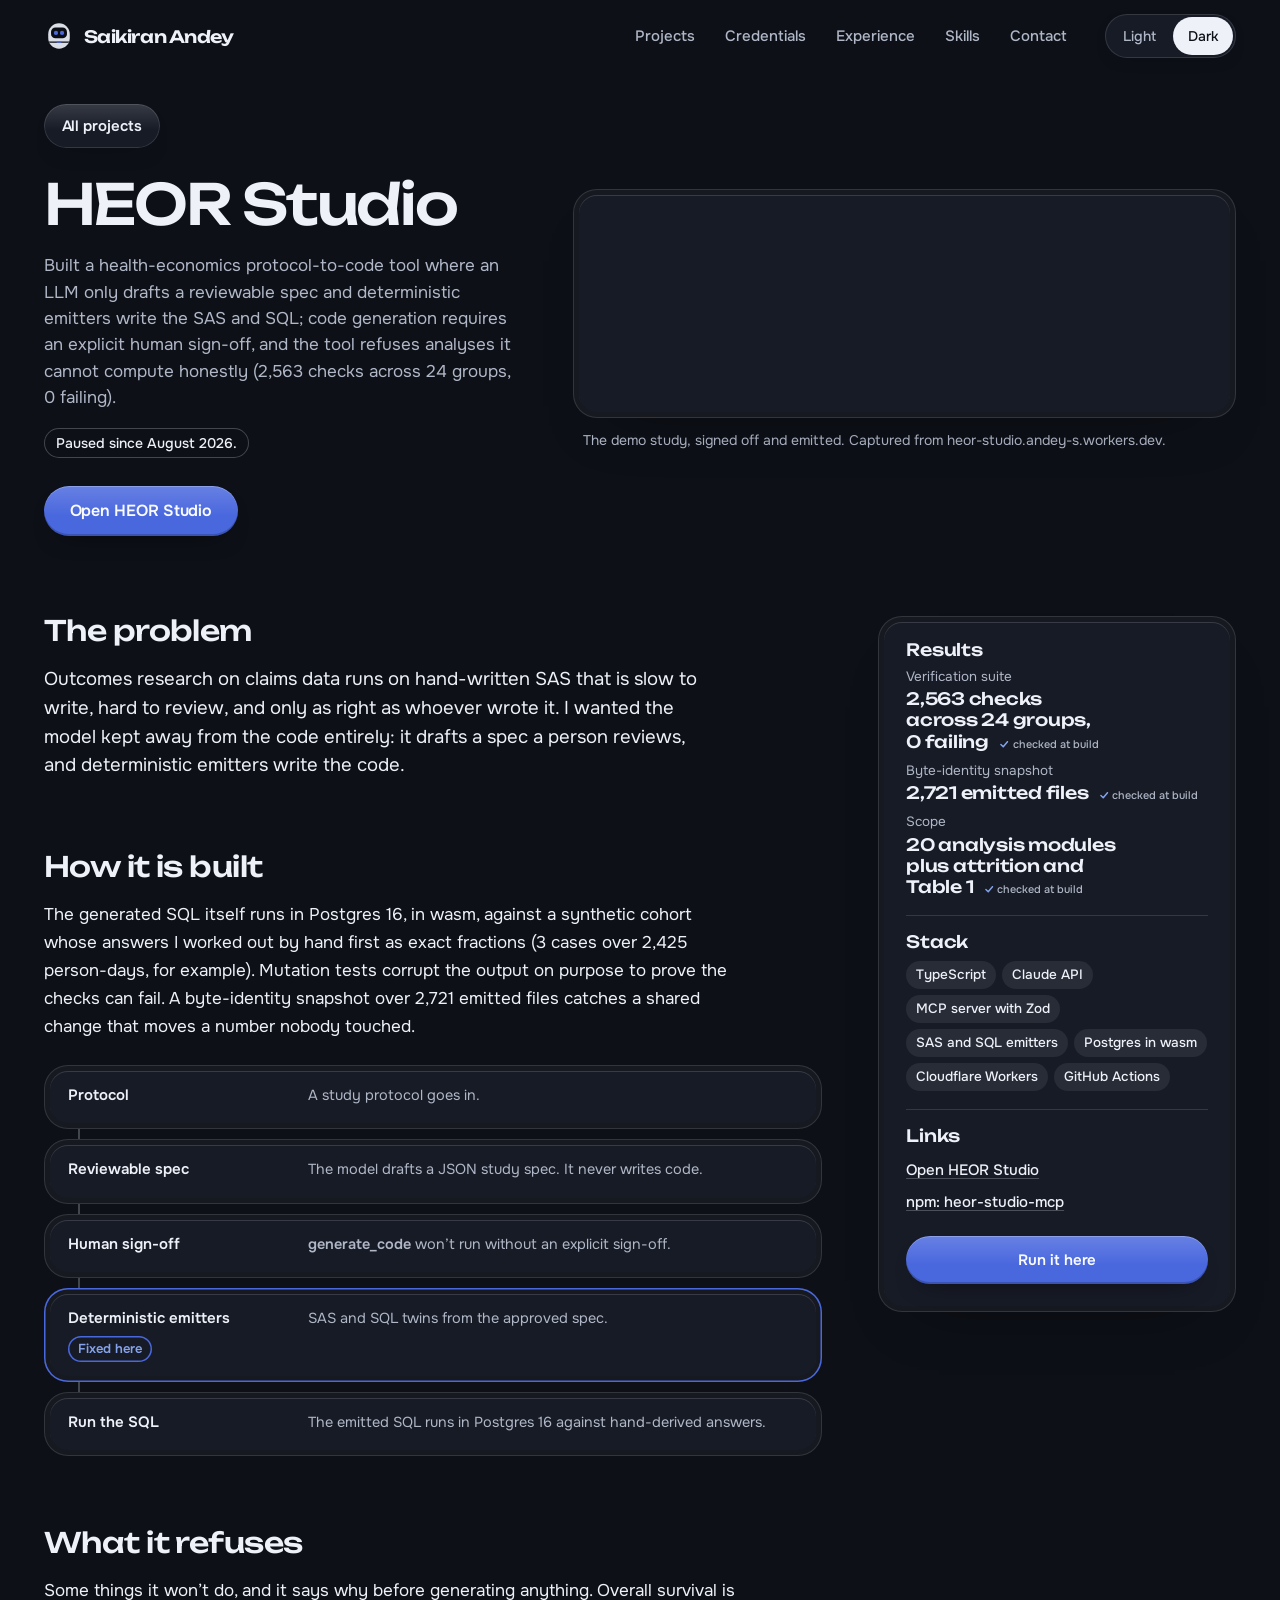
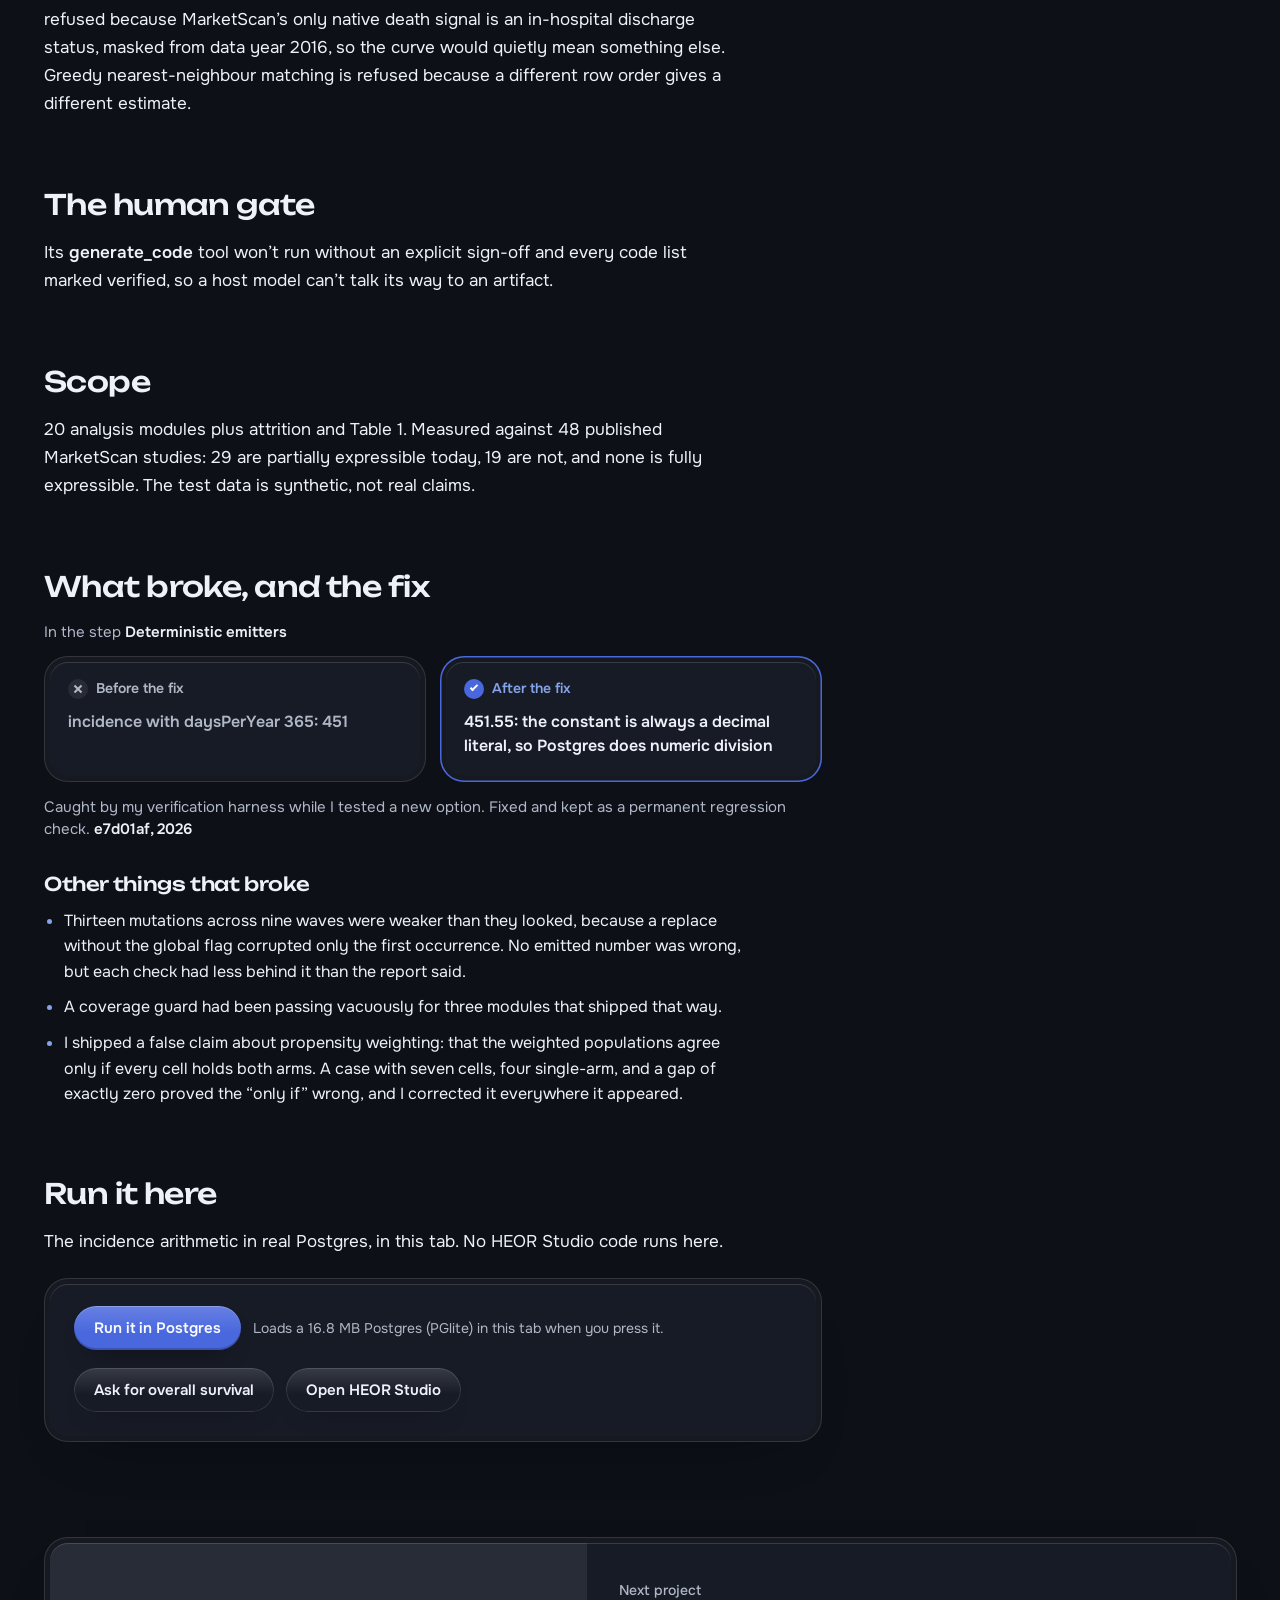
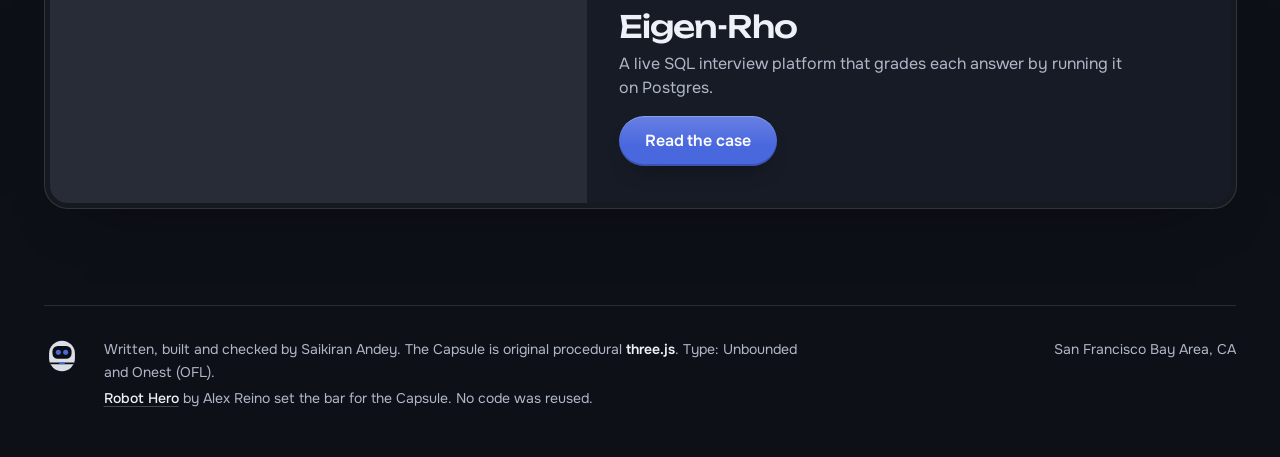
<file: work/heor-studio/index.html>
<!DOCTYPE html><html lang="en" data-theme="dark" class="unbounded_cd369f44-module__5a_szG__variable onest_e03890ac-module__gvdy2q__variable doto_bbd94be1-module__pPRh4W__variable"><head><meta charSet="utf-8"/><meta name="viewport" content="width=device-width, initial-scale=1, viewport-fit=cover"/><link rel="preload" href="/_next/static/media/onest_latin_wght_normal-s.p.0zctgtcp9xj58.woff2" as="font" crossorigin="" type="font/woff2"/><link rel="preload" href="/_next/static/media/unbounded_latin_wght_normal-s.p.1tz5lbfnvawi1.woff2" as="font" crossorigin="" type="font/woff2"/><link rel="stylesheet" href="/_next/static/chunks/30f2sexhwolg7.css" data-precedence="next"/><link rel="stylesheet" href="/_next/static/chunks/24o5rzvwj0q_m.css" data-precedence="next"/><link rel="stylesheet" href="/_next/static/chunks/1kuhc7nits6pa.css" data-precedence="next"/><link rel="stylesheet" href="/_next/static/chunks/2imsjik_x6r6d.css" data-precedence="next"/><link rel="preload" as="script" fetchPriority="low" href="/_next/static/chunks/310vm2bl3xxpt.js"/><script src="/_next/static/chunks/19mx3mg6lkumu.js" async=""></script><script src="/_next/static/chunks/1rj7ns8rte9vc.js" async=""></script><script src="/_next/static/chunks/3bb0qu0wuhwr1.js" async=""></script><script src="/_next/static/chunks/turbopack-2e-a58cdyjr05.js" async=""></script><script src="/_next/static/chunks/3fntmmi971322.js" async=""></script><script src="/_next/static/chunks/2izbo1mfpu8vy.js" async=""></script><script src="/_next/static/chunks/1xerhk8ithvxz.js" async=""></script><meta name="theme-color" content="#0D1017" media="(prefers-color-scheme: light)"/><meta name="theme-color" content="#0D1017" media="(prefers-color-scheme: dark)"/><meta name="color-scheme" content="light dark"/><title>HEOR Studio | Saikiran Andey</title><meta name="description" content="Outcomes research on claims data runs on hand-written SAS that is slow to write, hard to review, and only as right as whoever wrote it. I wanted the model…"/><link rel="canonical" href="https://saikiranandey.com/work/heor-studio/"/><meta property="og:title" content="HEOR Studio | Saikiran Andey"/><meta property="og:description" content="Outcomes research on claims data runs on hand-written SAS that is slow to write, hard to review, and only as right as whoever wrote it. I wanted the model…"/><meta property="og:url" content="https://saikiranandey.com/work/heor-studio/"/><meta property="og:type" content="article"/><meta name="twitter:card" content="summary_large_image"/><meta name="twitter:title" content="Saikiran Andey"/><meta name="twitter:description" content="I sit with client teams, build the AI agents and data tools they ask for, and check that the numbers hold."/><meta name="twitter:image" content="https://saikiranandey.com/og.jpg"/><link rel="icon" href="/icon.svg?icon.30g9v0_mwdxfw.svg" sizes="any" type="image/svg+xml"/><meta name="next-size-adjust" content=""/><script>(function(){var d=document.documentElement;d.setAttribute('data-js','');try{if(localStorage.getItem('theme')==='light'){d.setAttribute('data-theme','light')}}catch(e){}})();</script><script src="/_next/static/chunks/0cz1d0mv5g_q7.js" noModule=""></script></head><body><div hidden=""><!--$--><!--/$--></div><a class="skip" href="#main">Skip to content</a><header class="topbar"><div class="topbar__inner wrap"><a class="topbar__name" aria-label="Saikiran Andey, home page" href="/"><svg class="capsule-mark" width="30" height="30" viewBox="0 0 32 32" aria-hidden="true" focusable="false"><rect class="capsule-mark__shell" x="4.5" y="2.5" width="23" height="27" rx="11.5"></rect><rect class="capsule-mark__glass" x="7.5" y="7" width="17" height="11.5" rx="4.75"></rect><circle class="capsule-mark__eye" cx="12.75" cy="12.75" r="2.25"></circle><circle class="capsule-mark__eye" cx="19.25" cy="12.75" r="2.25"></circle><path class="capsule-mark__seam" d="M5.2 21.75H26.8L26.3 23.25H5.7Z"></path><rect class="capsule-mark__eye" x="13.5" y="21.75" width="5" height="1.5"></rect></svg><span>Saikiran Andey</span></a><nav class="topbar__nav" aria-label="Sections"><ul class="topbar__links" role="list"><li><a class="topbar__link" href="/#projects">Projects</a></li><li><a class="topbar__link" href="/#credentials">Credentials</a></li><li><a class="topbar__link" href="/#experience">Experience</a></li><li><a class="topbar__link" href="/#skills">Skills</a></li><li><a class="topbar__link" href="/#contact">Contact</a></li></ul></nav><div class="theme-switch needs-js topbar__theme" role="group" aria-label="Colour theme"><button type="button" class="theme-switch__btn" aria-pressed="false">Light</button><button type="button" class="theme-switch__btn" aria-pressed="false">Dark</button></div><details class="menu"><summary class="menu__button">Menu<span class="menu__icon" aria-hidden="true"><span></span><span></span></span></summary><div class="menu__panel shell"><div class="menu__core core"><nav aria-label="Sections"><ul class="menu__list" role="list"><li><a class="menu__link" href="/#projects">Projects</a></li><li><a class="menu__link" href="/#credentials">Credentials</a></li><li><a class="menu__link" href="/#experience">Experience</a></li><li><a class="menu__link" href="/#skills">Skills</a></li><li><a class="menu__link" href="/#contact">Contact</a></li></ul></nav><div class="theme-switch needs-js menu__theme" role="group" aria-label="Colour theme"><button type="button" class="theme-switch__btn" aria-pressed="false">Light</button><button type="button" class="theme-switch__btn" aria-pressed="false">Dark</button></div></div></div></details></div></header><main id="main" tabindex="-1"><article class="case" aria-labelledby="case-title" data-slug="heor-studio"><header class="case-hero wrap" data-shape="landscape"><div class="case-hero__text"><a class="btn btn-secondary case-hero__back" href="/#projects">All projects</a><h1 id="case-title" class="case-hero__title">HEOR Studio</h1><p class="case-hero__lede">Built a health-economics protocol-to-code tool where an LLM only drafts a reviewable spec and deterministic emitters write the SAS and SQL; code generation requires an explicit human sign-off, and the tool refuses analyses it cannot compute honestly (<span class="claim-module__yLOVoG__claim" data-claim="heor-checks" data-tier="build">2,563 checks across 24 groups, 0 failing</span>).</p><p class="case-hero__status">Paused since <span class="claim-module__yLOVoG__claim" data-claim="heor-paused" data-tier="build">August 2026</span>.</p><div class="case-hero__actions"><a class="btn btn-primary" href="https://heor-studio.andey-s.workers.dev" target="_blank" rel="noopener noreferrer">Open HEOR Studio</a></div></div><div class="case-hero__media"><figure class="case-cover"><div class="case-cover__tray shell" data-tilt="true"><div class="case-cover__core core"><picture><source media="(max-width: 767px)" srcSet="/covers/heor-studio-phone-1080.jpg" width="1080" height="360"/><img class="case-cover__img tilt-img" src="/covers/heor-studio-1280.jpg" srcSet="/covers/heor-studio-640.jpg 640w, /covers/heor-studio-1280.jpg 1280w" sizes="(max-width: 1023px) calc(100vw - 32px), 760px" width="1280" height="747" alt="HEOR Studio after loading its demo study: the generated code pane, with tabs for the SAS and the SQL it wrote and the study’s files listed in order." fetchPriority="high" decoding="async"/></picture></div></div><figcaption class="case-cover__caption">The demo study, signed off and emitted<!-- -->. <!-- -->Captured from<!-- --> <!-- -->heor-studio.andey-s.workers.dev<!-- -->.</figcaption></figure></div></header><div class="case-layout wrap"><aside class="case-facts" aria-label="Results, stack and links"><div class="case-facts__tray shell"><div class="case-facts__core core"><div class="case-facts__part"><h2 id="case-results" class="case-facts__title">Results</h2><ul class="case-results__list" role="list"><li class="case-result"><span class="case-result__label">Verification suite</span><span class="case-result__value"><span class="claim-module__yLOVoG__claim" data-claim="heor-checks" data-tier="build"><span class="keep">2,563 checks</span> <!-- -->across<!-- --> <span class="keep">24 groups,</span> <span class="keep">0 failing</span><button type="button" class="claim-module__yLOVoG__explain" popoverTarget="claim-heor-checks-_S_3_" aria-label="How this is checked: checked at build"><span class="claim-module__yLOVoG__glyph" data-tier="build"><svg class="claim-module__yLOVoG__glyphIcon" viewBox="0 0 12 12" aria-hidden="true" focusable="false"><path d="M2.2 6.3 4.9 9 9.8 3.1" fill="none" stroke="currentColor" stroke-width="1.7" stroke-linecap="round" stroke-linejoin="round"></path></svg><span>checked at build</span></span></button><span id="claim-heor-checks-_S_3_" popover="auto" class="claim-module__yLOVoG__popover" data-nc="claim ledger" role="note"><span class="claim-module__yLOVoG__popRow"><span class="claim-module__yLOVoG__glyph" data-tier="build"><svg class="claim-module__yLOVoG__glyphIcon" viewBox="0 0 12 12" aria-hidden="true" focusable="false"><path d="M2.2 6.3 4.9 9 9.8 3.1" fill="none" stroke="currentColor" stroke-width="1.7" stroke-linecap="round" stroke-linejoin="round"></path></svg><span>Checked when this site was built, against the source at a pinned commit.</span></span></span><span class="claim-module__yLOVoG__popRow"><span class="claim-module__yLOVoG__popLabel">Source</span><span class="claim-module__yLOVoG__popRow"><a href="https://heor-studio.andey-s.workers.dev" target="_blank" rel="noopener noreferrer">HEOR Studio (run the checks yourself)</a></span></span><span class="claim-module__yLOVoG__popRow"><span class="claim-module__yLOVoG__popLabel">Checked</span><time dateTime="2026-09-30">2026-09-30</time></span></span></span></span></li><li class="case-result"><span class="case-result__label">Byte-identity snapshot</span><span class="case-result__value"><span class="claim-module__yLOVoG__claim" data-claim="heor-snapshot-files" data-tier="build"><span class="keep">2,721 emitted</span> <!-- -->files<button type="button" class="claim-module__yLOVoG__explain" popoverTarget="claim-heor-snapshot-files-_S_4_" aria-label="How this is checked: checked at build"><span class="claim-module__yLOVoG__glyph" data-tier="build"><svg class="claim-module__yLOVoG__glyphIcon" viewBox="0 0 12 12" aria-hidden="true" focusable="false"><path d="M2.2 6.3 4.9 9 9.8 3.1" fill="none" stroke="currentColor" stroke-width="1.7" stroke-linecap="round" stroke-linejoin="round"></path></svg><span>checked at build</span></span></button><span id="claim-heor-snapshot-files-_S_4_" popover="auto" class="claim-module__yLOVoG__popover" data-nc="claim ledger" role="note"><span class="claim-module__yLOVoG__popRow"><span class="claim-module__yLOVoG__glyph" data-tier="build"><svg class="claim-module__yLOVoG__glyphIcon" viewBox="0 0 12 12" aria-hidden="true" focusable="false"><path d="M2.2 6.3 4.9 9 9.8 3.1" fill="none" stroke="currentColor" stroke-width="1.7" stroke-linecap="round" stroke-linejoin="round"></path></svg><span>Checked when this site was built, against the source at a pinned commit.</span></span></span><span class="claim-module__yLOVoG__popRow"><span class="claim-module__yLOVoG__popLabel">Source</span><span class="claim-module__yLOVoG__popRow"><a href="https://heor-studio.andey-s.workers.dev" target="_blank" rel="noopener noreferrer">HEOR Studio (run the checks yourself)</a></span></span><span class="claim-module__yLOVoG__popRow"><span class="claim-module__yLOVoG__popLabel">Checked</span><time dateTime="2026-09-30">2026-09-30</time></span></span></span></span></li><li class="case-result"><span class="case-result__label">Scope</span><span class="case-result__value"><span class="claim-module__yLOVoG__claim" data-claim="heor-modules" data-tier="build"><span class="keep">20 analysis</span> <!-- -->modules<!-- --> <!-- -->plus<!-- --> <!-- -->attrition<!-- --> <!-- -->and<!-- --> <!-- -->Table<!-- --> <!-- -->1<button type="button" class="claim-module__yLOVoG__explain" popoverTarget="claim-heor-modules-_S_5_" aria-label="How this is checked: checked at build"><span class="claim-module__yLOVoG__glyph" data-tier="build"><svg class="claim-module__yLOVoG__glyphIcon" viewBox="0 0 12 12" aria-hidden="true" focusable="false"><path d="M2.2 6.3 4.9 9 9.8 3.1" fill="none" stroke="currentColor" stroke-width="1.7" stroke-linecap="round" stroke-linejoin="round"></path></svg><span>checked at build</span></span></button><span id="claim-heor-modules-_S_5_" popover="auto" class="claim-module__yLOVoG__popover" data-nc="claim ledger" role="note"><span class="claim-module__yLOVoG__popRow"><span class="claim-module__yLOVoG__glyph" data-tier="build"><svg class="claim-module__yLOVoG__glyphIcon" viewBox="0 0 12 12" aria-hidden="true" focusable="false"><path d="M2.2 6.3 4.9 9 9.8 3.1" fill="none" stroke="currentColor" stroke-width="1.7" stroke-linecap="round" stroke-linejoin="round"></path></svg><span>Checked when this site was built, against the source at a pinned commit.</span></span></span><span class="claim-module__yLOVoG__popRow"><span class="claim-module__yLOVoG__popLabel">Source</span><span class="claim-module__yLOVoG__popRow"><a href="https://heor-studio.andey-s.workers.dev" target="_blank" rel="noopener noreferrer">HEOR Studio (run the checks yourself)</a></span></span><span class="claim-module__yLOVoG__popRow"><span class="claim-module__yLOVoG__popLabel">Checked</span><time dateTime="2026-09-30">2026-09-30</time></span></span></span></span></li></ul></div><div class="case-facts__part"><h2 id="case-stack" class="case-facts__title">Stack</h2><ul class="case-facts__stack" role="list"><li>TypeScript</li><li>Claude API</li><li>MCP server with Zod</li><li>SAS and SQL emitters</li><li>Postgres in wasm</li><li>Cloudflare Workers</li><li>GitHub Actions</li></ul></div><div class="case-facts__part"><h2 id="case-links" class="case-facts__title">Links</h2><ul class="case-facts__links" role="list"><li data-in-header="true"><a class="case-facts__link" href="https://heor-studio.andey-s.workers.dev" target="_blank" rel="noopener noreferrer">Open HEOR Studio</a></li><li><a class="case-facts__link" href="https://www.npmjs.com/package/heor-studio-mcp" target="_blank" rel="noopener noreferrer">npm: heor-studio-mcp</a></li></ul></div><a class="btn btn-primary case-facts__run" href="#run">Run it here</a></div></div></aside><div class="case-main"><section class="case-block" aria-labelledby="case-problem"><h2 id="case-problem" class="case-block__title">The problem</h2><p class="case-block__text case-block__text--lead">Outcomes research on claims data runs on hand-written SAS that is slow to write, hard to review, and only as right as whoever wrote it. I wanted the model kept away from the code entirely: it drafts a spec a person reviews, and deterministic emitters write the code.</p></section><section class="case-block" aria-labelledby="case-built"><h2 id="case-built" class="case-block__title">How it is built</h2><p class="case-block__text">The generated SQL itself runs in <span data-nc="name">Postgres 16</span>, in wasm, against a synthetic cohort whose answers I worked out by hand first as exact fractions (<span class="claim-module__yLOVoG__claim" data-claim="heor-fraction" data-tier="build">3 cases over 2,425 person-days</span>, for example). Mutation tests corrupt the output on purpose to prove the checks can fail. A byte-identity snapshot over <span class="claim-module__yLOVoG__claim" data-claim="heor-snapshot-files" data-tier="build">2,721 emitted files</span> catches a shared change that moves a number nobody touched.</p><ol class="case-flow" aria-label="The pipeline, in order" role="list" data-steps="5"><li class="case-flow__step"><span class="case-flow__core"><span class="case-flow__label">Protocol</span><span class="case-flow__detail">A study protocol goes in.</span></span></li><li class="case-flow__step"><span class="case-flow__core"><span class="case-flow__label">Reviewable spec</span><span class="case-flow__detail">The model drafts a JSON study spec. It never writes code.</span></span></li><li class="case-flow__step"><span class="case-flow__core"><span class="case-flow__label">Human sign-off</span><span class="case-flow__detail"><code class="claim-module__yLOVoG__code" data-nc="identifier">generate_code</code> won’t run without an explicit sign-off.</span></span></li><li class="case-flow__step" data-fixed="true"><span class="case-flow__core"><span class="case-flow__label">Deterministic emitters</span><span class="case-flow__detail">SAS and SQL twins from the approved spec.</span><a class="case-flow__fixed" href="#what-broke">Fixed here</a></span></li><li class="case-flow__step"><span class="case-flow__core"><span class="case-flow__label">Run the SQL</span><span class="case-flow__detail">The emitted SQL runs in <span data-nc="name">Postgres 16</span> against hand-derived answers.</span></span></li></ol></section><section class="case-block" aria-labelledby="case-refuses"><h2 id="case-refuses" class="case-block__title">What it refuses</h2><p class="case-block__text">Some things it won’t do, and it says why before generating anything. Overall survival is refused because MarketScan’s only native death signal is an in-hospital discharge status, <span class="claim-module__yLOVoG__claim" data-claim="heor-dstatus-2016" data-tier="build">masked from data year 2016</span>, so the curve would quietly mean something else. Greedy nearest-neighbour matching is refused because a different row order gives a different estimate.</p></section><section class="case-block" aria-labelledby="case-human-gate"><h2 id="case-human-gate" class="case-block__title">The human gate</h2><p class="case-block__text">Its <code class="claim-module__yLOVoG__code" data-nc="identifier">generate_code</code> tool won’t run without an explicit sign-off and every code list marked verified, so a host model can’t talk its way to an artifact.</p></section><section class="case-block" aria-labelledby="case-scope"><h2 id="case-scope" class="case-block__title">Scope</h2><p class="case-block__text"><span class="claim-module__yLOVoG__claim" data-claim="heor-modules" data-tier="build">20 analysis modules plus attrition and Table 1</span>. Measured against <span class="claim-module__yLOVoG__claim" data-claim="heor-studies" data-tier="build">48 published MarketScan studies: 29 are partially expressible today, 19 are not, and none is fully expressible</span>. The test data is synthetic, not real claims.</p></section><section class="case-block" id="what-broke" aria-labelledby="case-broke"><h2 id="case-broke" class="case-block__title">What broke, and the fix</h2><div class="case-errata" data-claim="errata-heor" data-tier="build"><p class="case-errata__step">In the step<!-- --> <strong>Deterministic emitters</strong></p><div class="case-errata__pair"><div class="case-errata__side" data-side="before"><div class="case-errata__core"><p class="case-errata__tag"><span class="case-errata__icon" aria-hidden="true"></span>Before the fix</p><p class="case-errata__text">incidence with daysPerYear 365: 451</p></div></div><div class="case-errata__side" data-side="after"><div class="case-errata__core"><p class="case-errata__tag"><span class="case-errata__icon" aria-hidden="true"></span>After the fix</p><p class="case-errata__text">451.55: the constant is always a decimal literal, so Postgres does numeric division</p></div></div></div><p class="case-errata__foot">Caught by my verification harness while I tested a new option. <!-- -->Fixed and kept as a permanent regression check.<!-- --> <span class="case-errata__commit" data-nc="commit and year">e7d01af<!-- -->, <!-- -->2026</span></p></div><h3 class="case-block__sub">Other things that broke</h3><ul class="case-list"><li><span class="claim-module__yLOVoG__claim" data-claim="heor-mutations" data-tier="build">Thirteen mutations across nine waves</span> were weaker than they looked, because a replace without the global flag corrupted only the first occurrence. No emitted number was wrong, but each check had less behind it than the report said.</li><li>A coverage guard had been passing vacuously for <span class="claim-module__yLOVoG__claim" data-claim="heor-vacuous" data-tier="build">three modules</span> that shipped that way.</li><li>I shipped a false claim about propensity weighting: that the weighted populations agree only if every cell holds both arms. A case with <span class="claim-module__yLOVoG__claim" data-claim="heor-counterexample" data-tier="build">seven cells, four single-arm, and a gap of exactly zero</span> proved the “only if” wrong, and I corrected it everywhere it appeared.</li></ul></section><section class="case-block" id="run" aria-labelledby="case-run"><h2 id="case-run" class="case-block__title">Run it here</h2><p class="case-block__text">The incidence arithmetic in real Postgres, in this tab. No HEOR Studio code runs here.</p><div class="bench shell"><div class="bench__core core"><p class="bench__nojs">Running it needs JavaScript. Everything above reads without it.</p><div class="needs-js"><!--$?--><template id="B:0"></template><p class="bench__status" role="status">Loading the bench</p><!--/$--></div></div></div></section></div></div><div class="wrap"><div><nav class="case-next" aria-label="Next project"><div class="case-next__card shell" data-tilt="true"><div class="case-next__core core"><div class="case-next__cover" data-shape="portrait" style="--focus-reveal:50% 100%"><picture><source media="(max-width: 767px)" srcSet="/covers/eigen-rho-phone-1080.jpg" width="1080" height="360"/><img class="tilt-img" src="/covers/eigen-rho-560.jpg" srcSet="/covers/eigen-rho-560.jpg 560w, /covers/eigen-rho-1120.jpg 1120w" sizes="(max-width: 767px) calc(100vw - 32px), 420px" width="1120" height="1336" alt="" loading="eager" fetchPriority="low" decoding="async"/></picture></div><div class="case-next__body"><p class="case-next__label">Next project</p><p class="case-next__name">Eigen-Rho</p><p class="case-next__what">A live SQL interview platform that grades each answer by running it on Postgres.</p><a class="btn btn-primary case-next__cta" href="/work/eigen-rho/">Read the case<span class="sr-only">: <!-- -->Eigen-Rho</span></a></div></div></div></nav></div></div></article></main><footer class="footer" aria-label="Credits"><div class="wrap"><div class="footer__inner"><svg class="capsule-mark footer__mark" width="36" height="36" viewBox="0 0 32 32" aria-hidden="true" focusable="false"><rect class="capsule-mark__shell" x="4.5" y="2.5" width="23" height="27" rx="11.5"></rect><rect class="capsule-mark__glass" x="7.5" y="7" width="17" height="11.5" rx="4.75"></rect><circle class="capsule-mark__eye" cx="12.75" cy="12.75" r="2.25"></circle><circle class="capsule-mark__eye" cx="19.25" cy="12.75" r="2.25"></circle><path class="capsule-mark__seam" d="M5.2 21.75H26.8L26.3 23.25H5.7Z"></path><rect class="capsule-mark__eye" x="13.5" y="21.75" width="5" height="1.5"></rect></svg><div class="footer__text"><p class="footer__credits"><span>Written, built and checked by Saikiran Andey.</span><span> <!-- -->The Capsule is original procedural <code class="claim-module__yLOVoG__code" data-nc="identifier">three.js</code>. Type: Unbounded and Onest (OFL).</span></p><p class="footer__inspiration"><span><a href="https://21st.dev/@alexperezcedeno/components/robot-hero" rel="noopener">Robot Hero</a> <!-- -->by <!-- -->Alex Reino<!-- --> set the bar for <!-- -->the Capsule<!-- -->.</span> <!-- -->No code was reused.</p></div><p class="footer__place">San Francisco Bay Area, CA</p></div></div></footer><!--$--><!--/$--><script>requestAnimationFrame(function(){$RT=performance.now()});</script><script src="/_next/static/chunks/310vm2bl3xxpt.js" id="_R_" async=""></script><div hidden id="S:0"><div class="bench__body" data-testid="bench-heor"><div class="bench__row bench__row--wrap"><div class="bench__pg"><div class="bench__row"><button type="button" class="btn btn-primary bench__btn" data-testid="heor-run">Run it in Postgres</button><span class="bench__hint">Loads a <span data-computed="true">16.8</span> MB Postgres (PGlite) in this tab when you press it.</span></div></div></div><p class="sr-only" aria-live="polite"></p><div class="bench__row bench__row--wrap"><button type="button" class="btn btn-secondary bench__btn" aria-expanded="false" data-testid="heor-quote">Ask for overall survival</button><a class="btn btn-secondary bench__btn" href="https://heor-studio.andey-s.workers.dev" target="_blank" rel="noopener noreferrer">Open HEOR Studio</a></div></div></div><script>$RB=[];$RV=function(a){$RT=performance.now();for(var b=0;b<a.length;b+=2){var c=a[b],e=a[b+1];null!==e.parentNode&&e.parentNode.removeChild(e);var f=c.parentNode;if(f){var g=c.previousSibling,h=0;do{if(c&&8===c.nodeType){var d=c.data;if("/$"===d||"/&"===d)if(0===h)break;else h--;else"$"!==d&&"$?"!==d&&"$~"!==d&&"$!"!==d&&"&"!==d||h++}d=c.nextSibling;f.removeChild(c);c=d}while(c);for(;e.firstChild;)f.insertBefore(e.firstChild,c);g.data="$";g._reactRetry&&requestAnimationFrame(g._reactRetry)}}a.length=0};
$RC=function(a,b){if(b=document.getElementById(b))(a=document.getElementById(a))?(a.previousSibling.data="$~",$RB.push(a,b),2===$RB.length&&("number"!==typeof $RT?requestAnimationFrame($RV.bind(null,$RB)):(a=performance.now(),setTimeout($RV.bind(null,$RB),2300>a&&2E3<a?2300-a:$RT+300-a)))):b.parentNode.removeChild(b)};$RC("B:0","S:0")</script><script>(self.__next_f=self.__next_f||[]).push([0])</script><script>self.__next_f.push([1,"1:\"$Sreact.fragment\"\n2:I[39756,[\"/_next/static/chunks/3fntmmi971322.js\"],\"default\"]\n3:I[37457,[\"/_next/static/chunks/3fntmmi971322.js\"],\"default\"]\n4:I[22016,[\"/_next/static/chunks/3fntmmi971322.js\",\"/_next/static/chunks/2izbo1mfpu8vy.js\"],\"\"]\n5:I[17875,[\"/_next/static/chunks/3fntmmi971322.js\",\"/_next/static/chunks/2izbo1mfpu8vy.js\"],\"default\"]\n6:I[55809,[\"/_next/static/chunks/3fntmmi971322.js\",\"/_next/static/chunks/2izbo1mfpu8vy.js\"],\"default\"]\n7:I[28907,[\"/_next/static/chunks/3fntmmi971322.js\",\"/_next/static/chunks/1xerhk8ithvxz.js\"],\"default\"]\n10:I[68027,[\"/_next/static/chunks/3fntmmi971322.js\"],\"default\",1]\n:HL[\"/_next/static/chunks/30f2sexhwolg7.css\",\"style\"]\n:HL[\"/_next/static/media/onest_latin_wght_normal-s.p.0zctgtcp9xj58.woff2\",\"font\",{\"crossOrigin\":\"\",\"type\":\"font/woff2\"}]\n:HL[\"/_next/static/media/unbounded_latin_wght_normal-s.p.1tz5lbfnvawi1.woff2\",\"font\",{\"crossOrigin\":\"\",\"type\":\"font/woff2\"}]\n:HL[\"/_next/static/chunks/24o5rzvwj0q_m.css\",\"style\"]\n:HL[\"/_next/static/chunks/1kuhc7nits6pa.css\",\"style\"]\n:HL[\"/_next/static/chunks/2imsjik_x6r6d.css\",\"style\"]\ne:X\n0:{\"P\":null,\"c\":[\"\",\"work\",\"heor-studio\",\"\"],\"q\":\"\",\"i\":false,\"f\":[[[\"\",{\"children\":[\"work\",{\"children\":[[\"slug\",\"heor-studio\",\"d\",[]],{\"children\":[\"__PAGE__\",{},\"$undefined\",\"$undefined\",4608]},\"$undefined\",\"$undefined\",4608]},\"$undefined\",\"$undefined\",4608]},\"$undefined\",\"$undefined\",4624],[[\"$\",\"$1\",\"c\",{\"children\":[[[\"$\",\"link\",\"0\",{\"rel\":\"stylesheet\",\"href\":\"/_next/static/chunks/30f2sexhwolg7.css\",\"precedence\":\"next\",\"crossOrigin\":\"$undefined\",\"nonce\":\"$undefined\"}],[\"$\",\"script\",\"script-0\",{\"src\":\"/_next/static/chunks/3fntmmi971322.js\",\"async\":true,\"nonce\":\"$undefined\"}]],[\"$\",\"html\",null,{\"lang\":\"en\",\"data-theme\":\"dark\",\"className\":\"unbounded_cd369f44-module__5a_szG__variable onest_e03890ac-module__gvdy2q__variable doto_bbd94be1-module__pPRh4W__variable\",\"suppressHydrationWarning\":true,\"children\":[[\"$\",\"head\",null,{\"children\":[\"$\",\"script\",null,{\"dangerouslySetInnerHTML\":{\"__html\":\"(function(){var d=document.documentElement;d.setAttribute('data-js','');try{if(localStorage.getItem('theme')==='light'){d.setAttribute('data-theme','light')}}catch(e){}})();\"}}]}],[\"$\",\"body\",null,{\"children\":[\"$\",\"$L2\",null,{\"parallelRouterKey\":\"children\",\"error\":\"$undefined\",\"errorStyles\":\"$undefined\",\"errorScripts\":\"$undefined\",\"template\":[\"$\",\"$L3\",null,{}],\"templateStyles\":\"$undefined\",\"templateScripts\":\"$undefined\",\"notFound\":[[[\"$\",\"a\",null,{\"className\":\"skip\",\"href\":\"#main\",\"children\":\"Skip to content\"}],[\"$\",\"header\",null,{\"className\":\"topbar\",\"children\":[\"$\",\"div\",null,{\"className\":\"topbar__inner wrap\",\"children\":[[\"$\",\"$L4\",null,{\"href\":\"/\",\"prefetch\":false,\"className\":\"topbar__name\",\"aria-label\":\"Saikiran Andey, home page\",\"children\":[[\"$\",\"svg\",null,{\"className\":\"capsule-mark\",\"width\":30,\"height\":30,\"viewBox\":\"0 0 32 32\",\"aria-hidden\":\"true\",\"focusable\":\"false\",\"children\":[[\"$\",\"rect\",null,{\"className\":\"capsule-mark__shell\",\"x\":\"4.5\",\"y\":\"2.5\",\"width\":\"23\",\"height\":\"27\",\"rx\":\"11.5\"}],[\"$\",\"rect\",null,{\"className\":\"capsule-mark__glass\",\"x\":\"7.5\",\"y\":\"7\",\"width\":\"17\",\"height\":\"11.5\",\"rx\":\"4.75\"}],[\"$\",\"circle\",null,{\"className\":\"capsule-mark__eye\",\"cx\":\"12.75\",\"cy\":\"12.75\",\"r\":\"2.25\"}],[\"$\",\"circle\",null,{\"className\":\"capsule-mark__eye\",\"cx\":\"19.25\",\"cy\":\"12.75\",\"r\":\"2.25\"}],[\"$\",\"path\",null,{\"className\":\"capsule-mark__seam\",\"d\":\"M5.2 21.75H26.8L26.3 23.25H5.7Z\"}],[\"$\",\"rect\",null,{\"className\":\"capsule-mark__eye\",\"x\":\"13.5\",\"y\":\"21.75\",\"width\":\"5\",\"height\":\"1.5\"}]]}],[\"$\",\"span\",null,{\"children\":\"Saikiran Andey\"}]]}],[\"$\",\"nav\",null,{\"className\":\"topbar__nav\",\"aria-label\":\"Sections\",\"children\":[\"$\",\"ul\",null,{\"className\":\"topbar__links\",\"role\":\"list\",\"children\":[[\"$\",\"li\",\"projects\",{\"children\":[\"$\",\"$L4\",null,{\"href\":\"/#projects\",\"prefetch\":false,\"className\":\"topbar__link\",\"children\":\"Projects\"}]}],[\"$\",\"li\",\"credentials\",{\"children\":[\"$\",\"$L4\",null,{\"href\":\"/#credentials\",\"prefetch\":false,\"className\":\"topbar__link\",\"children\":\"Credentials\"}]}],[\"$\",\"li\",\"experience\",{\"children\":[\"$\",\"$L4\",null,{\"href\":\"/#experience\",\"prefetch\":false,\"className\":\"topbar__link\",\"children\":\"Experience\"}]}],[\"$\",\"li\",\"skills\",{\"children\":[\"$\",\"$L4\",null,{\"href\":\"/#skills\",\"prefetch\":false,\"className\":\"topbar__link\",\"children\":\"Skills\"}]}],[\"$\",\"li\",\"contact\",{\"children\":[\"$\",\"$L4\",null,{\"href\":\"/#contact\",\"prefetch\":false,\"className\":\"topbar__link\",\"children\":\"Contact\"}]}]]}]}],[\"$\",\"$L5\",null,{\"className\":\"topbar__theme\"}],[\"$\",\"$L6\",null,{\"onHome\":false}]]}]}],[\"$\",\"main\",null,{\"id\":\"main\",\"tabIndex\":-1,\"children\":[\"$\",\"div\",null,{\"className\":\"lost wrap\",\"children\":[[\"$\",\"div\",null,{\"className\":\"lost__text\",\"children\":[[\"$\",\"h1\",null,{\"className\":\"lost__title\",\"children\":\"This page is not here.\"}],[\"$\",\"p\",null,{\"className\":\"lost__body\",\"children\":\"The address may be old or mistyped. Everything on this site starts from the home page.\"}],[\"$\",\"div\",null,{\"className\":\"lost__actions\",\"children\":[[\"$\",\"$L4\",null,{\"href\":\"/\",\"prefetch\":false,\"className\":\"btn btn-primary\",\"children\":\"Go to the home page\"}],[\"$\",\"$L7\",null,{\"places\":[{\"path\":\"/projects\",\"href\":\"/#projects\",\"label\":\"Projects\"},{\"path\":\"/credentials\",\"href\":\"/#credentials\",\"label\":\"Credentials\"},{\"path\":\"/experience\",\"href\":\"/#experience\",\"label\":\"Experience\"},{\"path\":\"/skills\",\"href\":\"/#skills\",\"label\":\"Skills\"},{\"path\":\"/contact\",\"href\":\"/#contact\",\"label\":\"Contact\"},{\"path\":\"/certifications\",\"href\":\"/#credentials\",\"label\":\"Credentials\"},{\"path\":\"/work/tableau-workbook-auditor\",\"href\":\"/work/tableau-workbook-auditor/\",\"label\":\"Tableau Workbook Auditor\"},{\"path\":\"/work/heor-studio\",\"href\":\"/work/heor-studio/\",\"label\":\"HEOR Studio\"},{\"path\":\"/work/eigen-rho\",\"href\":\"/work/eigen-rho/\",\"label\":\"Eigen-Rho\"},{\"path\":\"/work/clipshuttle\",\"href\":\"/work/clipshuttle/\",\"label\":\"ClipShuttle\"},{\"path\":\"/Saikiran_Andey_Resume\",\"href\":\"/Saikiran_Andey_Resume.pdf\",\"label\":\"Résumé\"},{\"path\":\"/resume\",\"href\":\"/Saikiran_Andey_Resume.pdf\",\"label\":\"Résumé\"}]}]]}]]}],[\"$\",\"figure\",null,{\"className\":\"lost__figure\",\"children\":[[\"$\",\"img\",null,{\"className\":\"lost__poster lost__poster--light\",\"src\":\"/bot/capsule-light-600.webp\",\"srcSet\":\"/bot/capsule-light-600.webp 600w, /bot/capsule-light-1200.webp 1200w\",\"sizes\":\"(max-width: 767px) 260px, 420px\",\"width\":600,\"height\":640,\"alt\":\"\",\"loading\":\"lazy\",\"decoding\":\"async\"}],\"$L8\"]}]]}]}],\"$L9\"],[\"$La\"]],\"forbidden\":\"$undefined\",\"unauthorized\":\"$undefined\"}]}]]}]]}],{\"children\":[\"$Lb\",{\"children\":[\"$Lc\",{\"children\":[\"$Ld\",{},null,false,null]},null,false,\"$e\"]},null,false,\"$e\"]},null,false,null],\"$Lf\",false]],\"m\":\"$undefined\",\"G\":[\"$10\",[\"$L11\"]],\"S\":true,\"h\":null,\"r\":\"$undefined\",\"s\":\"$undefined\",\"a\":\"$undefined\",\"l\":\"$undefined\",\"p\":\"$undefined\",\"d\":\"$undefined\",\"b\":\"_DuNB0M4NJKqo3JJW2_dT\"}\n13:I[97367,[\"/_next/static/chunks/3fntmmi971322.js\"],\"OutletBoundary\"]\n14:\"$Sreact.suspense\"\n16:I[97367,[\"/_next/static/chunks/3fntmmi971322.js\"],\"ViewportBoundary\"]\n18:I[97367,[\"/_next/static/chunks/3fntmmi971322.js\"],\"MetadataBoundary\"]\n8:[\"$\",\"img\",null,{\"className\":\"lost__poster lost__poster--dark\",\"src\":\"/bot/capsule-dark-600.webp\",\"srcSet\":\"/bot/capsule-dark-600.webp 600w, /bot/capsule-dark-1200.webp 1200w\",\"sizes\":\"(max-width: 767px) 260px, 420px\",\"width\":600,\"height\":640,\"alt\":\"\",\"loading\":\"lazy\",\"decoding\":\"async\"}]\n9:[\"$\",\"footer\",null,{\"className\":\"footer\",\"aria-label\":\"Credits\",\"children\":[\"$\",\"div\",null,{\"className\":\"wrap\",\"children\":[\"$\",\"div\",null,{\"className\":\"footer__inner\",\"children\":[[\"$\",\"svg\",null,{\"className\":\"capsule-mark footer__mark\",\"width\":36,\"height\":36,\"viewBox\":\"0 0 32 32\",\"aria-hidden\":\"true\",\"focusable\":\"false\",\"children\":[[\"$\",\"rect\",null,{\"className\":\"capsule-mark__shell\",\"x\":\"4.5\",\"y\":\"2.5\",\"width\":\"23\",\"height\":\"27\",\"rx\":\"11.5\"}],[\"$\",\"rect\",null,{\"className\":\"capsule-mark__glass\",\"x\":\"7.5\",\"y\":\"7\",\"width\":\"17\",\"height\":\"11.5\",\"rx\":\"4.75\"}],[\"$\",\"circle\",null,{\"className\":\"capsule-mark__eye\",\"cx\":\"12.75\",\"cy\":\"12.75\",\"r\":\"2.25\"}],[\"$\",\"circle\",null,{\"className\":\"capsule-mark__eye\",\"cx\":\"19.25\",\"cy\":\"12.75\",\"r\":\"2.25\"}],[\"$\",\"path\",null,{\"className\":\"capsule-mark__seam\",\"d\":\"M5.2 21.75H26.8L26.3 23.25H5.7Z\"}],[\"$\",\"rect\",null,{\"className\":\"capsule-mark__eye\",\"x\":\"13.5\",\"y\":\"21.75\",\"width\":\"5\",\"height\":\"1.5\"}]]}],[\"$\",\"div\",null,{\"className\":\"footer__text\",\"children\":[[\"$\",\"p\",null,{\"className\":\"footer__credits\",\"children\":[[\"$\",\"span\",\"0\",{\"children\":[null,[[\"$\",\"$1\",\"0\",{\"children\":\"Written, built and checked by Saikiran Andey.\"}]]]}],[\"$\",\"span\",\"1\",{\"children\":[\" \",[[\"$\",\"$1\",\"0\",{\"children\":\"The Capsule is original procedural \"}],[\"$\",\"code\",\"1\",{\"className\":\"claim-module__yLOVoG__code\",\"data-nc\":\"identifier\",\"children\":\"three.js\"}],[\"$\",\"$1\",\"2\",{\"children\":\". Type: Unbounded and Onest (OFL).\"}]]]}]]}],[\"$\",\"p\",null,{\"className\":\"footer__inspiration\",\"children\":[[[\"$\",\"span\",\"https://21st.dev/@alexperezcedeno/components/robot-hero\",{\"children\":[null,[\"$\",\"a\",null,{\"href\":\"https://21st.dev/@alexperezcedeno/components/robot-hero\",\"rel\":\"noopener\",\"children\":\"Robot Hero\"}],\" \",\"by \",\"Alex Reino\",\" set the bar for \",\"the Capsule\",\".\"]}]],\" \",\"No code was reused.\"]}]]}],[\"$\",\"p\",null,{\"className\":\"footer__place\",\"children\":\"San Francisco Bay Area, CA\"}]]}]}]}]\na:[\"$\",\"link\",\"0\",{\"rel\":\"stylesheet\",\"href\":\"/_next/static/chunks/24o5rzvwj0q_m.css\",\"precedence\":\"next\",\"crossOrigin\":\"$undefined\",\"nonce\":\"$undefined\"}]\nb:[\"$\",\"$1\",\"c\",{\"children\":[null,[\"$\",\"$L2\",null,{\"parallelRouterKey\":\"children\",\"error\":\"$undefined\",\"errorStyles\":\"$undefined\",\"errorScripts\":\"$undefined\",\"template\":[\"$\",\"$L3\",null,{}],\"templateStyles\":\"$undefined\",\"templateScripts\":\"$undefined\",\"notFound\":\"$undefined\",\"forbidden\":\"$undefined\",\"unauthorized\":\"$undefined\"}]]}]\nc:[\"$\",\"$1\",\"c\",{\"children\":[null,[\"$\",\"$L2\",null,{\"parallelRouterKey\":\"children\",\"error\":\"$undefined\",\"errorStyles\":\"$undefined\",\"errorScripts\":\"$undefined\",\"template\":[\"$\",\"$L3\",null,{}],\"templateStyles\":\"$undefined\",\"templateScripts\":\"$undefined\",\"notFound\":\"$undefined\",\"forbidden\":\"$undefined\",\"unauthorized\":\"$undefined\"}]]}]\nd:[\"$\",\"$1\",\"c\",{\"children\":[\"$L12\",[[\"$\",\"link\",\"0\",{\"rel\":\"stylesheet\",\"href\":\"/_next/static/chunks/24o5rzvwj0q_m.css\",\"precedence\":\"next\",\"crossOrigin\":\"$undefined\",\"nonce\":\"$undefined\"}],[\"$\",\"link\",\"1\",{\"rel\":\"stylesheet\",\"href\":\"/_next/static/chunks/1kuhc7nits6pa.css\",\"precedence\":\"next\",\"crossOrigin\":\"$undefined\",\"nonce\":\"$undefined\"}],[\"$\",\"link\",\"2\",{\"rel\":\"stylesheet\",\"href\":\"/_next/static/chunks/2imsjik_x6r6d.css\",\"precedence\":\"next\",\"crossOrigin\":\"$undefined\",\"nonce\":\"$undefined\"}],[\"$\",\"script\",\"script-0\",{\"src\":\"/_next/static/chunks/2izbo1mfpu8vy.js\",\"async\":true,\"nonce\":\"$undefined\"}]],[\"$\",\"$L13\",null,{\"children\":[\"$\",\"$14\",null,{\"name\":\"Next.MetadataOutlet\",\"children\":\"$@15\"}]}]]}]\nf:[\"$\",\"$1\",\"h\",{\"children\":[null,[\"$\",\"$L16\",null,{\"children\":\"$L17\"}],[\"$\",\"div\",null,{\"hidden\":true,\"children\":[\"$\",\"$L18\",null,{\"children\":[\"$\",\"$14\",null,{\"name\":\"Next.Metadata\",\"children\":\"$L19\"}]}]}],[\"$\",\"meta\",null,{\"name\":\"next-size-adjust\",\"content\":\"\"}]]}]\n11:[\"$\",\"link\",\"0\",{\"rel\":\"stylesheet\",\"href\":\"/_next/static/chunks/30f2sexhwolg7.css\",\"precedence\":\"next\",\"crossOrigin\":\"$undefined\",\"nonce\":\"$undefined\"}]\n1a:I[17702,[\"/_next/static/chunks/3fntmmi971322.js\",\"/_next/static/chunks/2izbo1mfpu8vy.js\"],\"default\"]\n1c:I[72669,[\"/_next/static/chunks/3fntmmi971322.js\",\"/_next/static/chunks/2izbo1mfpu8vy.js\"],\"default\"]\ne:C\n1b:[[\"$\",\"source\",null,{\"media\":\"(max-width: 767px)\",\"srcSet\":\"/covers/heor-studio-phone-1080.jpg\",\"width\":1080,\"height\":360}],[\"$\",\"img\",null,{\"className\":\"case-cover__img tilt-img\",\"src\":\"/covers/heor-studio-1280.jpg\",\"srcSet\":\"/covers/heor-studio-640.jpg 640w, /covers/heor-studio-1280.jpg 1280w\",\"sizes\":\"(max-width: 1023px) calc(100vw - 32px), 760px\",\"width\":1280,\"height\":747,\"alt\":\"HEOR Studio after loading its demo study: the generated code pane, with tabs for the SAS and the SQL it wrote and the study’s files listed in order.\",\"loading\":\"$undefined\",\"fetchPriority\":\"high\",\"decoding\":\"async\",\"style\":\"$undefined\"}]]\n12:[[\"$\",\"a\",null,{\"className\":\"skip\",\"href\":\"#main\",\"children\":\"Skip to content\"}],[\"$\",\"header\",null,{\"className\":\"topbar\",\"children\":[\"$\",\"div\",null,{\"className\":\"topbar__inner wrap\",\"children\":[[\"$\",\"$L4\",null,{\"href\":\"/\",\"prefetch\":false,\"className\":\"topbar__name\",\"aria-label\":\"Saikiran Andey, home page\",\"children\":[[\"$\",\"svg\",null,{\"className\":\"capsule-mark\",\"width\":30,\"height\":30,\"viewBox\":\"0 0 32 32\",\"aria-hidden\":\"true\",\"focusable\":\"false\",\"children\":[[\"$\",\"rect\",null,{\"className\":\"capsule-mark__shell\",\"x\":\"4.5\",\"y\":\"2.5\",\"width\":\"23\",\"height\":\"27\",\"rx\":\"11.5\"}],[\"$\",\"rect\",null,{\"className\":\"capsule-mark__glass\",\"x\":\"7.5\",\"y\":\"7\",\"width\":\"17\",\"height\":\"11.5\",\"rx\":\"4.75\"}],[\"$\",\"circle\",null,{\"className\":\"capsule-mark__eye\",\"cx\":\"12.75\",\"cy\":\"12.75\",\"r\":\"2.25\"}],[\"$\",\"circle\",null,{\"className\":\"capsule-mark__eye\",\"cx\":\"19.25\",\"cy\":\"12.75\",\"r\":\"2.25\"}],[\"$\",\"path\",null,{\"className\":\"capsule-mark__seam\",\"d\":\"M5.2 21.75H26.8L26.3 23.25H5.7Z\"}],[\"$\",\"rect\",null,{\"className\":\"capsule-mark__eye\",\"x\":\"13.5\",\"y\":\"21.75\",\"width\":\"5\",\"height\":\"1.5\"}]]}],[\"$\",\"span\",null,{\"children\":\"Saikiran Andey\"}]]}],[\"$\",\"nav\",null,{\"className\":\"topbar__nav\",\"aria-label\":\"Sections\",\"children\":[\"$\",\"ul\",null,{\"className\":\"topbar__links\",\"role\":\"list\",\"children\":[[\"$\",\"li\",\"projects\",{\"children\":[\"$\",\"$L4\",null,{\"href\":\"/#projects\",\"prefetch\":false,\"className\":\"topbar__link\",\"children\":\"Projects\"}]}],[\"$\",\"li\",\"credentials\",{\"children\":[\"$\",\"$L4\",null,{\"href\":\"/#credentials\",\"prefetch\":false,\"className\":\"topbar__link\",\"children\":\"Credentials\"}]}],[\"$\",\"li\",\"experience\",{\"children\":[\"$\",\"$L4\",null,{\"href\":\"/#experience\",\"prefetch\":false,\"className\":\"topbar__link\",\"children\":\"Experience\"}]}],[\"$\",\"li\",\"skills\",{\"children\":[\"$\",\"$L4\",null,{\"href\":\"/#skills\",\"prefetch\":false,\"className\":\"topbar__link\",\"children\":\"Skills\"}]}],[\"$\",\"li\",\"contact\",{\"children\":[\"$\",\"$L4\",null,{\"href\":\"/#contact\",\"prefetch\":false,\"className\":\"topbar__link\",\"children\":\"Contact\"}]}]]}]}],[\"$\",\"$L5\",null,{\"className\":\"topbar__theme\"}],[\"$\",\"$L6\",null,{\"onHome\":false}]]}]}],[\"$\",\"main\",null,{\"id\":\"main\",\"tabIndex\":-1,\"children\":[\"$\",\"article\",null,{\"className\":\"case\",\"aria-labelledby\":\"case-title\",\"data-slug\":\"heor-studio\",\"children\":[[\"$\",\"header\",null,{\"className\":\"case-hero wrap\",\"data-shape\":\"landscape\",\"children\":[[\"$\",\"div\",null,{\"className\":\"case-hero__text\",\"children\":[[\"$\",\"$L4\",null,{\"href\":\"/#projects\",\"prefetch\":false,\"className\":\"btn btn-secondary case-hero__back\",\"children\":\"All projects\"}],[\"$\",\"h1\",null,{\"id\":\"case-title\",\"className\":\"case-hero__title\",\"children\":\"HEOR Studio\"}],[\"$\",\"p\",null,{\"className\":\"case-hero__lede\",\"children\":[[\"$\",\"$1\",\"0\",{\"children\":\"Built a health-economics protocol-to-code tool where an LLM only drafts a reviewable spec and deterministic emitters write the SAS and SQL; code generation requires an explicit human sign-off, and the tool refuses analyses it cannot compute honestly (\"}],[\"$\",\"span\",\"1\",{\"className\":\"claim-module__yLOVoG__claim\",\"data-claim\":\"heor-checks\",\"data-tier\":\"build\",\"children\":[\"2,563 checks across 24 groups, 0 failing\",false,false]}],[\"$\",\"$1\",\"2\",{\"children\":\").\"}]]}],[\"$\",\"p\",null,{\"className\":\"case-hero__status\",\"children\":[[\"$\",\"$1\",\"0\",{\"children\":\"Paused since \"}],[\"$\",\"span\",\"1\",{\"className\":\"claim-module__yLOVoG__claim\",\"data-claim\":\"heor-paused\",\"data-tier\":\"build\",\"children\":[\"August 2026\",false,false]}],[\"$\",\"$1\",\"2\",{\"children\":\".\"}]]}],[\"$\",\"div\",null,{\"className\":\"case-hero__actions\",\"children\":[[\"$\",\"a\",null,{\"className\":\"btn btn-primary\",\"href\":\"https://heor-studio.andey-s.workers.dev\",\"target\":\"_blank\",\"rel\":\"noopener noreferrer\",\"children\":\"Open HEOR Studio\"}],null]}]]}],[\"$\",\"$L1a\",null,{\"className\":\"case-hero__media\",\"children\":[\"$\",\"figure\",null,{\"className\":\"case-cover\",\"children\":[[\"$\",\"div\",null,{\"className\":\"case-cover__tray shell\",\"data-tilt\":true,\"children\":[\"$\",\"div\",null,{\"className\":\"case-cover__core core\",\"children\":[\"$\",\"picture\",null,{\"children\":\"$1b\"}]}]}],[\"$\",\"figcaption\",null,{\"className\":\"case-cover__caption\",\"children\":[\"The demo study, signed off and emitted\",\". \",\"Captured from\",\" \",\"heor-studio.andey-s.workers.dev\",\".\"]}]]}]}]]}],[\"$\",\"div\",null,{\"className\":\"case-layout wrap\",\"children\":[[\"$\",\"$L1c\",null,{\"className\":\"case-facts\",\"label\":\"Results, stack and links\",\"children\":[\"$\",\"div\",null,{\"className\":\"case-facts__tray shell\",\"children\":[\"$\",\"div\",null,{\"className\":\"case-facts__core core\",\"children\":[[\"$\",\"div\",null,{\"className\":\"case-facts__part\",\"children\":[[\"$\",\"h2\",null,{\"id\":\"case-results\",\"className\":\"case-facts__title\",\"children\":\"Results\"}],[\"$\",\"ul\",null,{\"className\":\"case-results__list\",\"role\":\"list\",\"children\":[[\"$\",\"li\",\"heor-checks\",{\"className\":\"case-result\",\"children\":[[\"$\",\"span\",null,{\"className\":\"case-result__label\",\"children\":\"Verification suite\"}],\"$L1d\"]}],\"$L1e\",\"$L1f\"]}]]}],\"$L20\",\"$L21\",\"$L22\"]}]}]}],\"$L23\"]}],\"$L24\"]}]}],\"$L25\"]\n1d:[\"$\",\"span\",null,{\"className\":\"case-result__value\",\"children\":[\"$\",\"span\",null,{\"className\":\"claim-module__yLOVoG__claim\",\"data-claim\":\"heor-checks\",\"data-tier\":\"build\",\"children\":[[[\"$\",\"span\",\"0\",{\"className\":\"keep\",\"children\":\"2,563 checks\"}],[\"$\",\"$1\",\"3\",{\"children\":\" \"}],[\"$\",\"$1\",\"4\",{\"children\":\"across\"}],[\"$\",\"$1\",\"5\",{\"children\":\" \"}],[\"$\",\"span\",\"6\",{\"className\":\"keep\",\"children\":\"24 groups,\"}],[\"$\",\"$1\",\"9\",{\"children\":\" \"}],[\"$\",\"span\",\"10\",{\"className\":\"keep\",\"children\":\"0 failing\"}]],false,[[\"$\",\"button\",null,{\"type\":\"button\",\"className\":\"claim-module__yLOVoG__explain\",\"popoverTarget\":\"claim-heor-checks-_S_3_\",\"aria-label\":\"How this is checked: checked at build\",\"children\":[\"$\",\"span\",null,{\"className\":\"claim-module__yLOVoG__glyph\",\"data-tier\":\"build\",\"children\":[[\"$\",\"svg\",null,{\"className\":\"claim-module__yLOVoG__glyphIcon\",\"viewBox\":\"0 0 12 12\",\"aria-hidden\":\"true\",\"focusable\":\"false\",\"children\":[[\"$\",\"path\",null,{\"d\":\"M2.2 6.3 4.9 9 9.8 3.1\",\"fill\":\"none\",\"stroke\":\"currentColor\",\"strokeWidth\":\"1.7\",\"strokeLinecap\":\"round\",\"strokeLinejoin\":\"round\"}],false,false]}],[\"$\",\"span\",null,{\"children\":\"checked at build\"}]]}]}],[\"$\",\"span\",null,{\"id\":\"claim-heor-checks-_S_3_\",\"popover\":\"auto\",\"className\":\"claim-module__yLOVoG__popover\",\"data-nc\":\"claim ledger\",\"role\":\"note\",\"children\":[[\"$\",\"span\",null,{\"className\":\"claim-module__yLOVoG__popRow\",\"children\":[\"$\",\"span\",null,{\"className\":\"claim-module__yLOVoG__glyph\",\"data-tier\":\"build\",\"children\":[[\"$\",\"svg\",null,{\"className\":\"claim-module__yLOVoG__glyphIcon\",\"viewBox\":\"0 0 12 12\",\"aria-hidden\":\"true\",\"focusable\":\"false\",\"children\":[[\"$\",\"path\",null,{\"d\":\"M2.2 6.3 4.9 9 9.8 3.1\",\"fill\":\"none\",\"stroke\":\"currentColor\",\"strokeWidth\":\"1.7\",\"strokeLinecap\":\"round\",\"strokeLinejoin\":\"round\"}],false,false]}],[\"$\",\"span\",null,{\"children\":\"Checked when this site was built, against the source at a pinned commit.\"}]]}]}],[\"$\",\"span\",null,{\"className\":\"claim-module__yLOVoG__popRow\",\"children\":[[\"$\",\"span\",null,{\"className\":\"claim-module__yLOVoG__popLabel\",\"children\":\"Source\"}],[[\"$\",\"span\",\"HEOR Studio (run the checks yourself)\",{\"className\":\"claim-module__yLOVoG__popRow\",\"children\":[\"$\",\"a\",null,{\"href\":\"https://heor-studio.andey-s.workers.dev\",\"target\":\"_blank\",\"rel\":\"noopener noreferrer\",\"children\":\"HEOR Studio (run the checks yourself)\"}]}]]]}],[\"$\",\"span\",null,{\"className\":\"claim-module__yLOVoG__popRow\",\"children\":[[\"$\",\"span\",null,{\"className\":\"claim-module__yLOVoG__popLabel\",\"children\":\"Checked\"}],[\"$\",\"time\",null,{\"dateTime\":\"2026-09-30\",\"children\":\"2026-09-30\"}]]}]]}]]]}]}]\n1e:[\"$\",\"li\",\"heor-snapshot-files\",{\"className\":\"case-result\",\"children\":[[\"$\",\"span\",null,{\"className\":\"case-result__label\",\"children\":\"Byte-identity snapshot\"}],[\"$\",\"span\",null,{\"className\":\"case-result__value\",\"children\":[\"$\",\"span\",null,{\"className\":\"claim-module__yLOVoG__claim\",\"data-claim\":\"heor-snapshot-files\",\"data-tier\":\"build\",\"children\":[[[\"$\",\"span\",\"0\",{\"className\":\"keep\",\"children\":\"2,721 emitted\"}],[\"$\",\"$1\",\"3\",{\"children\":\" \"}],[\"$\",\"$1\",\"4\",{\"children\":\"files\"}]],false,[[\"$\",\"button\",null,{\"type\":\"button\",\"className\":\"claim-module__yLOVoG__explain\",\"popoverTarget\":\"claim-heor-snapshot-files-_S_4_\",\"aria-label\":\"How this is checked: checked at build\",\"children\":[\"$\",\"span\",null,{\"className\":\"claim-module__yLOVoG__glyph\",\"data-tier\":\"build\",\"children\":[[\"$\",\"svg\",null,{\"className\":\"claim-module__yLOVoG__glyphIcon\",\"viewBox\":\"0 0 12 12\",\"aria-hidden\":\"true\",\"focusable\":\"false\",\"children\":[[\"$\",\"path\",null,{\"d\":\"M2.2 6.3 4.9 9 9.8 3.1\",\"fill\":\"none\",\"stroke\":\"currentColor\",\"strokeWidth\":\"1.7\",\"strokeLinecap\":\"round\",\"strokeLinejoin\":\"round\"}],false,false]}],[\"$\",\"span\",null,{\"children\":\"checked at build\"}]]}]}],[\"$\",\"span\",null,{\"id\":\"claim-heor-snapshot-files-_S_4_\",\"popover\":\"auto\",\"className\":\"claim-module__yLOVoG__popover\",\"data-nc\":\"claim ledger\",\"role\":\"note\",\"children\":[[\"$\",\"span\",null,{\"className\":\"claim-module__yLOVoG__popRow\",\"children\":[\"$\",\"span\",null,{\"className\":\"claim-module__yLOVoG__glyph\",\"data-tier\":\"build\",\"children\":[[\"$\",\"svg\",null,{\"className\":\"claim-module__yLOVoG__glyphIcon\",\"viewBox\":\"0 0 12 12\",\"aria-hidden\":\"true\",\"focusable\":\"false\",\"children\":[[\"$\",\"path\",null,{\"d\":\"M2.2 6.3 4.9 9 9.8 3.1\",\"fill\":\"none\",\"stroke\":\"currentColor\",\"strokeWidth\":\"1.7\",\"strokeLinecap\":\"round\",\"strokeLinejoin\":\"round\"}],false,false]}],[\"$\",\"span\",null,{\"children\":\"Checked when this site was built, against the source at a pinned commit.\"}]]}]}],[\"$\",\"span\",null,{\"className\":\"claim-module__yLOVoG__popRow\",\"children\":[[\"$\",\"span\",null,{\"className\":\"claim-module__yLOVoG__popLabel\",\"children\":\"Source\"}],[[\"$\",\"span\",\"HEOR Studio (run the checks yourself)\",{\"className\":\"claim-module__yLOVoG__popRow\",\"children\":[\"$\",\"a\",null,{\"href\":\"https://heor-studio.andey-s.workers.dev\",\"target\":\"_blank\",\"rel\":\"noopener noreferrer\",\"children\":\"HEOR Studio (run the checks yourself)\"}]}]]]}],[\"$\",\"span\",null,{\"className\":\"claim-module__yLOVoG__popRow\",\"children\":[[\"$\",\"span\",null,{\"className\":\"claim-module__yLOVoG__popLabel\",\"children\":\"Checked\"}],[\"$\",\"time\",null,{\"dateTime\":\"2026-09-30\",\"children\":\"2026-09-30\"}]]}]]}]]]}]}]]}]\n1f:[\"$\",\"li\",\"heor-modules\",{\"className\":\"case-result\",\"children\":[[\"$\",\"span\",null,{\"className\":\"case-result__label\",\"children\":\"Scope\"}],[\"$\",\"span\",null,{\"className\":\"case-result__value\",\"children\":[\"$\",\"span\",null,{\"className\":\"claim-module__yLOVoG__claim\",\"data-claim\":\"heor-modules\",\"data-tier\":\"build\",\"children\":[[[\"$\",\"span\",\"0\",{\"className\":\"keep\",\"children\":\"20 analysis\"}],[\"$\",\"$1\",\"3\",{\"children\":\" \"}],[\"$\",\"$1\",\"4\",{\"children\":\"modules\"}],[\"$\",\"$1\",\"5\",{\"children\":\" \"}],[\"$\",\"$1\",\"6\",{\"children\":\"plus\"}],[\"$\",\"$1\",\"7\",{\"children\":\" \"}],[\"$\",\"$1\",\"8\",{\"children\":\"attrition\"}],[\"$\",\"$1\",\"9\",{\"children\":\" \"}],[\"$\",\"$1\",\"10\",{\"children\":\"and\"}],[\"$\",\"$1\",\"11\",{\"children\":\" \"}],[\"$\",\"$1\",\"12\",{\"children\":\"Table\"}],[\"$\",\"$1\",\"13\",{\"children\":\" \"}],[\"$\",\"$1\",\"14\",{\"children\":\"1\"}]],false,[[\"$\",\"button\",null,{\"type\":\"button\",\"className\":\"claim-module__yLOVoG__explain\",\"popoverTarget\":\"claim-heor-modules-_S_5_\",\"aria-label\":\"How this is checked: checked at build\",\"children\":[\"$\",\"span\",null,{\"className\":\"claim-module__yLOVoG__glyph\",\"data-tier\":\"build\",\"children\":[[\"$\",\"svg\",null,{\"className\":\"claim-module__yLOVoG__glyphIcon\",\"viewBox\":\"0 0 12 12\",\"aria-hidden\":\"true\",\"focusable\":\"false\",\"children\":[[\"$\",\"path\",null,{\"d\":\"M2.2 6.3 4.9 9 9.8 3.1\",\"fill\":\"none\",\"stroke\":\"currentColor\",\"strokeWidth\":\"1.7\",\"strokeLinecap\":\"round\",\"strokeLinejoin\":\"round\"}],false,false]}],[\"$\",\"span\",null,{\"children\":\"checked at build\"}]]}]}],[\"$\",\"span\",null,{\"id\":\"claim-heor-modules-_S_5_\",\"popover\":\"auto\",\"className\":\"claim-module__yLOVoG__popover\",\"data-nc\":\"claim ledger\",\"role\":\"note\",\"children\":[[\"$\",\"span\",null,{\"className\":\"claim-module__yLOVoG__popRow\",\"children\":[\"$\",\"span\",null,{\"className\":\"claim-module__yLOVoG__glyph\",\"data-tier\":\"build\",\"children\":[[\"$\",\"svg\",null,{\"className\":\"claim-module__yLOVoG__glyphIcon\",\"viewBox\":\"0 0 12 12\",\"aria-hidden\":\"true\",\"focusable\":\"false\",\"children\":[[\"$\",\"path\",null,{\"d\":\"M2.2 6.3 4.9 9 9.8 3.1\",\"fill\":\"none\",\"stroke\":\"currentColor\",\"strokeWidth\":\"1.7\",\"strokeLinecap\":\"round\",\"strokeLinejoin\":\"round\"}],false,false]}],[\"$\",\"span\",null,{\"children\":\"Checked when this site was built, against the source at a pinned commit.\"}]]}]}],[\"$\",\"span\",null,{\"className\":\"claim-module__yLOVoG__popRow\",\"children\":[[\"$\",\"span\",null,{\"className\":\"claim-module__yLOVoG__popLabel\",\"children\":\"Source\"}],[[\"$\",\"span\",\"HEOR Studio (run the checks yourself)\",{\"className\":\"claim-module__yLOVoG__popRow\",\"children\":[\"$\",\"a\",null,{\"href\":\"https://heor-studio.andey-s.workers.dev\",\"target\":\"_blank\",\"rel\":\"noopener noreferrer\",\"children\":\"HEOR Studio (run the checks yourself)\"}]}]]]}],[\"$\",\"span\",null,{\"className\":\"claim-module__yLOVoG__popRow\",\"children\":[[\"$\",\"span\",null,{\"className\":\"claim-module__yLOVoG__popLabel\",\"children\":\"Checked\"}],[\"$\",\"time\",null,{\"dateTime\":\"2026-09-30\",\"children\":\"2026-09-30\"}]]}]]}]]]}]}]]}]\n20:[\"$\",\"div\",null,{\"className\":\"case-facts__part\",\"children\":[[\"$\",\"h2\",null,{\"id\":\"case-stack\",\"className\":\"case-facts__title\",\"children\":\"Stack\"}],[\"$\",\"ul\",null,{\"className\":\"case-facts__stack\",\"role\":\"list\",\"children\":[[\"$\",\"li\",\"TypeScript\",{\"children\":\"TypeScript\"}],[\"$\",\"li\",\"Claude API\",{\"children\":\"Claude API\"}],[\"$\",\"li\",\"MCP server with Zod\",{\"children\":\"MCP server with Zod\"}],[\"$\",\"li\",\"SAS and SQL emitters\",{\"children\":\"SAS and SQL emitters\"}],[\"$\",\"li\",\"Postgres in wasm\",{\"children\":\"Postgres in wasm\"}],[\"$\",\"li\",\"Cloudflare Workers\",{\"children\":\"Cloudflare Workers\"}],[\"$\",\"li\",\"GitHub Actions\",{\"children\":\"GitHub Actions\"}]]}]]}]\n21:[\"$\",\"div\",null,{\"className\":\"case-facts__part\",\"children\":[[\"$\",\"h2\",null,{\"id\":\"case-links\",\"className\":\"case-facts__title\",\"children\":\"Links\"}],[\"$\",\"ul\",null,{\"className\":\"case-facts__links\",\"role\":\"list\",\"children\":[[\"$\",\"li\",\"https://heor-studio.andey-s.workers.dev\",{\"data-in-header\":true,\"children\":[\"$\",\"a\",null,{\"className\":\"case-facts__link\",\"href\":\"https://heor-studio.andey-s.workers.dev\",\"target\":\"_blank\",\"rel\":\"noopener noreferrer\",\"children\":\"Open HEOR Studio\"}]}],[\"$\",\"li\",\"https://www.npmjs.com/package/heor-studio-mcp\",{\"data-in-header\":\"$undefined\",\"children\":[\"$\",\"a\",null,{\"className\":\"case-facts__link\",\"href\":\"https://www.npmjs.com/package/heor-studio-mcp\",\"target\":\"_blank\",\"rel\":\"noopener noreferrer\",\"children\":\"npm: heor-studio-mcp\"}]}]]}]]}]\n22:[\"$\",\"a\",null,{\"className\":\"btn btn-primary case-facts__run\",\"href\":\"#run\",\"children\":\"Run it here\"}]\n23:[\"$\",\"div\",null,{\"className\":\"case-main\",\"children\":[[\"$\",\"section\",null,{\"className\":\"case-block\",\"aria-labelledby\":\"case-problem\",\"children\":[[\"$\",\"h2\",null,{\"id\":\"case-problem\",\"className\":\"case-block__title\",\"children\":\"The problem\"}],[\"$\",\"p\",null,{\"className\":\"case-block__text case-block__text--lead\",\"children\":[[\"$\",\"$1\",\"0\",{\"children\":\"Outcomes research on claims data runs on hand-written SAS that is slow to write, hard to review, and only as right as whoever wrote it. I wanted the model kept away from the code entirely: it drafts a spec a person reviews, and deterministic emitters write the code.\"}]]}]]}],null,[\"$\",\"section\",null,{\"className\":\"case-block\",\"aria-labelledby\":\"case-built\",\"children\":[[\"$\",\"h2\",null,{\"id\":\"case-built\",\"className\":\"case-block__title\",\"children\":\"How it is built\"}],[[\"$\",\"p\",\"0\",{\"className\":\"case-block__text\",\"children\":[[\"$\",\"$1\",\"0\",{\"children\":\"The generated SQL itself runs in \"}],[\"$\",\"span\",\"1\",{\"data-nc\":\"name\",\"children\":\"Postgres 16\"}],[\"$\",\"$1\",\"2\",{\"children\":\", in wasm, against a synthetic cohort whose answers I worked out by hand first as exact fractions (\"}],[\"$\",\"span\",\"3\",{\"className\":\"claim-module__yLOVoG__claim\",\"data-claim\":\"heor-fraction\",\"data-tier\":\"build\",\"children\":[\"3 cases over 2,425 person-days\",false,false]}],[\"$\",\"$1\",\"4\",{\"children\":\", for example). Mutation tests corrupt the output on purpose to prove the checks can fail. A byte-identity snapshot over \"}],[\"$\",\"span\",\"5\",{\"className\":\"claim-module__yLOVoG__claim\",\"data-claim\":\"heor-snapshot-files\",\"data-tier\":\"build\",\"children\":[\"2,721 emitted files\",false,false]}],[\"$\",\"$1\",\"6\",{\"children\":\" catches a shared change that moves a number nobody touched.\"}]]}]],[\"$\",\"ol\",null,{\"className\":\"case-flow\",\"aria-label\":\"The pipeline, in order\",\"role\":\"list\",\"data-steps\":5,\"children\":[[\"$\",\"li\",\"protocol\",{\"className\":\"case-flow__step\",\"data-fixed\":\"$undefined\",\"children\":[\"$\",\"span\",null,{\"className\":\"case-flow__core\",\"children\":[[\"$\",\"span\",null,{\"className\":\"case-flow__label\",\"children\":\"Protocol\"}],[\"$\",\"span\",null,{\"className\":\"case-flow__detail\",\"children\":[[\"$\",\"$1\",\"0\",{\"children\":\"A study protocol goes in.\"}]]}],null]}]}],[\"$\",\"li\",\"spec\",{\"className\":\"case-flow__step\",\"data-fixed\":\"$undefined\",\"children\":[\"$\",\"span\",null,{\"className\":\"case-flow__core\",\"children\":[[\"$\",\"span\",null,{\"className\":\"case-flow__label\",\"children\":\"Reviewable spec\"}],[\"$\",\"span\",null,{\"className\":\"case-flow__detail\",\"children\":[[\"$\",\"$1\",\"0\",{\"children\":\"The model drafts a JSON study spec. It never writes code.\"}]]}],null]}]}],[\"$\",\"li\",\"gate\",{\"className\":\"case-flow__step\",\"data-fixed\":\"$undefined\",\"children\":[\"$\",\"span\",null,{\"className\":\"case-flow__core\",\"children\":[[\"$\",\"span\",null,{\"className\":\"case-flow__label\",\"children\":\"Human sign-off\"}],[\"$\",\"span\",null,{\"className\":\"case-flow__detail\",\"children\":[[\"$\",\"code\",\"0\",{\"className\":\"claim-module__yLOVoG__code\",\"data-nc\":\"identifier\",\"children\":\"generate_code\"}],[\"$\",\"$1\",\"1\",{\"children\":\" won’t run without an explicit sign-off.\"}]]}],null]}]}],[\"$\",\"li\",\"emit\",{\"className\":\"case-flow__step\",\"data-fixed\":true,\"children\":[\"$\",\"span\",null,{\"className\":\"case-flow__core\",\"children\":[[\"$\",\"span\",null,{\"className\":\"case-flow__label\",\"children\":\"Deterministic emitters\"}],[\"$\",\"span\",null,{\"className\":\"case-flow__detail\",\"children\":[[\"$\",\"$1\",\"0\",{\"children\":\"SAS and SQL twins from the approved spec.\"}]]}],[\"$\",\"a\",null,{\"className\":\"case-flow__fixed\",\"href\":\"#what-broke\",\"children\":\"Fixed here\"}]]}]}],[\"$\",\"li\",\"verify\",{\"className\":\"case-flow__step\",\"data-fixed\":\"$undefined\",\"children\":[\"$\",\"span\",null,{\"className\":\"case-flow__core\",\"children\":[[\"$\",\"span\",null,{\"className\":\"case-flow__label\",\"children\":\"Run the SQL\"}],[\"$\",\"span\",null,{\"className\":\"case-flow__detail\",\"children\":[[\"$\",\"$1\",\"0\",{\"children\":\"The emitted SQL runs in \"}],[\"$\",\"span\",\"1\",{\"data-nc\":\"name\",\"children\":\"Postgres 16\"}],[\"$\",\"$1\",\"2\",{\"children\":\" against hand-derived answers.\"}]]}],null]}]}]]}]]}],[[\"$\",\"section\",\"refuses\",{\"className\":\"case-block\",\"aria-labelledby\":\"case-refuses\",\"children\":[[\"$\",\"h2\",null,{\"id\":\"case-refuses\",\"className\":\"case-block__title\",\"children\":\"What it refuses\"}],[[\"$\",\"p\",\"0\",{\"className\":\"case-block__text\",\"children\":[[\"$\",\"$1\",\"0\",{\"children\":\"Some things it won’t do, and it says why before generating anything. Overall survival is refused because MarketScan’s only native death signal is an in-hospital discharge status, \"}],\"$L26\",\"$L27\"]}]],null]}],\"$L28\",\"$L29\"],\"$L2a\",\"$L2b\"]}]\n2c:[[\"$\",\"source\",null,{\"media\":\"(max-width: 767px)\",\"srcSet\":\"/covers/eigen-rho-phone-1080.jpg\",\"width\":1080,\"height\":360}],[\"$\",\"img\",null,{\"className\":\"tilt-img\",\"src\":\"/covers/eigen-rho-560.jpg\",\"srcSet\":\"/covers/eigen-rho-560.jpg 560w, /covers/eigen-rho-1120.jpg 1120w\",\"sizes\":\"(max-width: 767px) calc(100vw - 32px), 420px\",\"width\":1120,\"height\":1336,\"alt\":\"\",\"loading\":\"eager\",\"fetchPriority\":\"low\",\"decoding\":\"async\",\"style\":\"$undefined\"}]]\n24:[\"$\",\"div\",null,{\"className\":\"wrap\",\"children\":[\"$\",\"$L1a\",null,{\"children\":[\"$\",\"nav\",null,{\"className\":\"case-next\",\"aria-label\":\"Next project\",\"children\":[\"$\",\"div\",null,{\"className\":\"case-next__card shell\",\"data-tilt\":true,\"children\":[\"$\",\"div\",null,{\"className\":\"case-next__core core\",\"children\":[[\"$\",\"div\",null,{\"className\":\"case-next__cover\",\"data-shape\":\"portrait\",\"data-fit\":\"$undefined\",\"style\":{\"--focus-reveal\":\"50% 100%\"},\"children\":[\"$\",\"picture\",null,{\"children\":\"$2c\"}]}],[\"$\",\"div\",null,{\"className\":\"case-next__body\",\"children\":[[\"$\",\"p\",null,{\"className\":\"case-next__label\",\"children\":\"Next project\"}],[\"$\",\"p\",null,{\"className\":\"case-next__name\",\"children\":\"Eigen-Rho\"}],[\"$\",\"p\",null,{\"className\":\"case-next__what\",\"children\":[[\"$\",\"$1\",\"0\",{\"children\":\"A live SQL interview platform that grades each answer by running it on Postgres.\"}]]}],[\"$\",\"$L4\",null,{\"className\":\"btn btn-primary case-next__cta\",\"href\":\"/work/eigen-rho/\",\"prefetch\":false,\"children\":[\"Read the case\",[\"$\",\"span\",null,{\"className\":\"sr-only\",\"children\":[\": \",\"Eigen-Rho\"]}]]}]]}]]}]}]}]}]}]\n25:[\"$\",\"footer\",null,{\"className\":\"footer\",\"aria-label\":\"Credits\",\"children\":[\"$\",\"div\",null,{\"className\":\"wrap\",\"children\":[\"$\",\"div\",null,{\"className\":\"footer__inner\",\"children\":[[\"$\",\"svg\",null,{\"className\":\"capsule-mark footer__mark\",\"width\":36,\"height\":36,\"viewBox\":\"0 0 32 32\",\"aria-hidden\":\"true\",\"focusable\":\"false\",\"children\":[[\"$\",\"rect\",null,{\"className\":\"capsule-mark__shell\",\"x\":\"4.5\",\"y\":\"2.5\",\"width\":\"23\",\"height\":\"27\",\"rx\":\"11.5\"}],[\"$\",\"rect\",null,{\"className\":\"capsule-mark__glass\",\"x\":\"7.5\",\"y\":\"7\",\"width\":\"17\",\"height\":\"11.5\",\"rx\":\"4.75\"}],[\"$\",\"circle\",null,{\"className\":\"capsule-mark__eye\",\"cx\":\"12.75\",\"cy\":\"12.75\",\"r\":\"2.25\"}],[\"$\",\"circle\",null,{\"className\":\"capsule-mark__eye\",\"cx\":\"19.25\",\"cy\":\"12.75\",\"r\":\"2.25\"}],[\"$\",\"path\",null,{\"className\":\"capsule-mark__seam\",\"d\":\"M5.2 21.75H26.8L26.3 23.25H5.7Z\"}],[\"$\",\"rect\",null,{\"className\":\"capsule-mark__eye\",\"x\":\"13.5\",\"y\":\"21.75\",\"width\":\"5\",\"height\":\"1.5\"}]]}],[\"$\",\"div\",null,{\"className\":\"footer__text\",\"children\":[[\"$\",\"p\",null,{\"className\":\"footer__credits\",\"children\":[[\"$\",\"span\",\"0\",{\"children\":[null,[[\"$\",\"$1\",\"0\",{\"children\":\"Written, built and checked by Saikiran Andey.\"}]]]}],[\"$\",\"span\",\"1\",{\"children\":[\" \",[[\"$\",\"$1\",\"0\",{\"children\":\"The Capsule is original procedural \"}],[\"$\",\"code\",\"1\",{\"className\":\"claim-module__yLOVoG__code\",\"data-nc\":\"identifier\",\"children\":\"three.js\"}],[\"$\",\"$1\",\"2\",{\"children\":\". Type: Unbounded and Onest (OFL).\"}]]]}]]}],[\"$\",\"p\",null,{\"className\":\"footer__inspiration\",\"children\":[[[\"$\",\"span\",\"https://21st.dev/@alexperezcedeno/components/robot-hero\",{\"children\":[null,[\"$\",\"a\",null,{\"href\":\"https://21st.dev/@alexperezcedeno/components/robot-hero\",\"rel\":\"noopener\",\"children\":\"Robot Hero\"}],\" \",\"by \",\"Alex Reino\",\" set the bar for \",\"the Capsule\",\".\"]}]],\" \",\"No code was reused.\"]}]]}],[\"$\",\"p\",null,{\"className\":\"footer__place\",\"children\":\"San Francisco Bay Area, CA\"}]]}]}]}]\n2d:I[6593,[\"/_next/static/chunks/3fntmmi971322.js\",\"/_next/static/chunks/2izbo1mfpu8vy.js\"],\"default\"]\n26:[\"$\",\"span\",\"1\",{\"className\":\"claim-module__yLOVoG__claim\",\"data-claim\":\"heor-dstatus-2016\",\"data-tier\":\"build\",\"children\":[\"masked from data year 2016\",false,false]}]\n27:[\"$\",\"$1\",\"2\",{\"children\":\", so the curve would quietly mean something else. Greedy nearest-neighbour matching is refused because a different row order gives a different estimate.\"}]\n28:[\"$\",\"section\",\"human-gate\",{\"className\":\"case-block\",\"aria-labelledby\":\"case-human-gate\",\"children\":[[\"$\",\"h2\",null,{\"id\":\"case-human-gate\",\"className\":\"case-block__title\",\"children\":\"The human gate\"}],[[\"$\",\"p\",\"0\",{\"className\":\"case-block__text\",\"children\":[[\"$\",\"$1\",\"0\",{\"children\":\"Its \"}],[\"$\",\"code\",\"1\",{\"className\":\"claim-module__yLOVoG__code\",\"data-nc\":\"identifier\",\"children\":\"generate_code\"}],[\"$\",\"$1\",\"2\",{\"children\":\" tool won’t run without an explicit sign-off and every code list marked verified, so a host model can’t talk its way to an artifact.\"}]]}]],null]}]\n29:[\"$\",\"section\",\"scope\",{\"className\":\"case-block\",\"aria-labelledby\":\"case-scope\",\"children\":[[\"$\",\"h2\",null,{\"id\":\"case-scope\",\"className\":\"case-block__title\",\"children\":\"Scope\"}],[[\"$\",\"p\",\"0\",{\"className\":\"case-block__text\",\"children\":[[\"$\",\"span\",\"0\",{\"className\":\"claim-module__yLOVoG__claim\",\"data-claim\":\"heor-modules\",\"data-tier\":\"build\",\"children\":[\"20 analysis modules plus attrition and Table 1\",false,false]}],[\"$\",\"$1\",\"1\",{\"children\":\". Measured against \"}],[\"$\",\"span\",\"2\",{\"className\":\"claim-module__yLOVoG__claim\",\"data-claim\":\"heor-studies\",\"data-tier\":\"build\",\"children\":[\"48 published MarketScan studies: 29 are partially expressible today, 19 are not, and none is fully expressible\",false,false]}],[\"$\",\"$1\",\"3\",{\"children\":\". The test data is synthetic, not real claims.\"}]]}]],null]}]\n2a:[\"$\",\"section\",null,{\"className\":\"case-block\",\"id\":\"what-broke\",\"aria-labelledby\":\"case-broke\",\"children\":[[\"$\",\"h2\",null,{\"id\":\"case-broke\",\"className\":\"case-block__title\",\"children\":\"What broke, and the fix\"}],[\"$\",\"div\",null,{\"className\":\"case-errata\",\"data-claim\":\"errata-heor\",\"data-tier\":\"build\",\"children\":[[\"$\",\"p\",null,{\"className\":\"case-errata__step\",\"children\":[\"In the step\",\" \",[\"$\",\"strong\",null,{\"children\":\"Deterministic emitters\"}]]}],[\"$\",\"div\",null,{\"className\":\"case-errata__pair\",\"children\":[[\"$\",\"div\",null,{\"className\":\"case-errata__side\",\"data-side\":\"before\",\"children\":[\"$\",\"div\",null,{\"className\":\"case-errata__core\",\"children\":[[\"$\",\"p\",null,{\"className\":\"case-errata__tag\",\"children\":[[\"$\",\"span\",null,{\"className\":\"case-errata__icon\",\"aria-hidden\":\"true\"}],\"Before the fix\"]}],[\"$\",\"p\",null,{\"className\":\"case-errata__text\",\"children\":\"incidence with daysPerYear 365: 451\"}]]}]}],[\"$\",\"div\",null,{\"className\":\"case-errata__side\",\"data-side\":\"after\",\"children\":[\"$\",\"div\",null,{\"className\":\"case-errata__core\",\"children\":[[\"$\",\"p\",null,{\"className\":\"case-errata__tag\",\"children\":[[\"$\",\"span\",null,{\"className\":\"case-errata__icon\",\"aria-hidden\":\"true\"}],\"After the fix\"]}],[\"$\",\"p\",null,{\"className\":\"case-errata__text\",\"children\":\"451.55: the constant is always a decimal literal, so Postgres does numeric division\"}]]}]}]]}],[\"$\",\"p\",null,{\"className\":\"case-errata__foot\",\"children\":[\"Caught by my verification harness while I tested a new option. \",\"Fixed and kept as a permanent regression check.\",\" \",[\"$\",\"span\",null,{\"className\":\"case-errata__commit\",\"data-nc\":\"commit and year\",\"children\":[\"e7d01af\",\", \",2026,\"\"]}]]}]]}],[[\"$\",\"h3\",null,{\"className\":\"case-block__sub\",\"children\":\"Other things that broke\"}],[\"$\",\"ul\",null,{\"className\":\"case-list\",\"children\":[[\"$\",\"li\",\"0\",{\"children\":[[\"$\",\"span\",\"0\",{\"className\":\"claim-module__yLOVoG__claim\",\"data-claim\":\"heor-mutations\",\"data-tier\":\"build\",\"children\":[\"Thirteen mutations across nine waves\",false,false]}],[\"$\",\"$1\",\"1\",{\"children\":\" were weaker than they looked, because a replace without the global flag corrupted only the first occurrence. No emitted number was wrong, but each check had less behind it than the report said.\"}]]}],[\"$\",\"li\",\"1\",{\"children\":[[\"$\",\"$1\",\"0\",{\"children\":\"A coverage guard had been passing vacuously for \"}],[\"$\",\"span\",\"1\",{\"className\":\"claim-module__yLOVoG__claim\",\"data-claim\":\"heor-vacuous\",\"data-tier\":\"build\",\"children\":[\"three modules\",false,false]}],[\"$\",\"$1\",\"2\",{\"children\":\" that shipped that way.\"}]]}],[\"$\",\"li\",\"2\",{\"children\":[[\"$\",\"$1\",\"0\",{\"children\":\"I shipped a false claim about propensity weighting: that the weighted populations agree only if every cell holds both arms. A case with \"}],[\"$\",\"span\",\"1\",{\"className\":\"claim-module__yLOVoG__claim\",\"data-claim\":\"heor-counterexample\",\"data-tier\":\"build\",\"children\":[\"seven cells, four single-arm, and a gap of exactly zero\",false,false]}],[\"$\",\"$1\",\"2\",{\"children\":\" proved the “only if” wrong, and I corrected it everywhere it appeared.\"}]]}]]}]]]}]\n2b:[\"$\",\"section\",null,{\"className\":\"case-block\",\"id\":\"run\",\"aria-labelledby\":\"case-run\",\"children\":[[\"$\",\"h2\",null,{\"id\":\"case-run\",\"className\":\"case-block__title\",\"children\":\"Run it here\"}],[\"$\",\"p\",null,{\"className\":\"case-block__text\",\"children\":[[\"$\",\"$1\",\"0\",{\"children\":\"The incidence arithmetic in real Postgres, in this tab. No HEOR Studio code runs here.\"}]]}],\"$undefined\",[\"$\",\"div\",null,{\"className\":\"bench shell\",\"children\":[\"$\",\"div\",null,{\"className\":\"bench__core core\",\"children\":[[\"$\",\"p\",null,{\"className\":\"bench__nojs\",\"children\":\"Running it needs JavaScript. Everything above reads without it.\"}],[\"$\",\"div\",null,{\"className\":\"needs-js\",\"children\":[\"$\",\"$L2d\",null,{\"data\":{\"slug\":\"heor-studio\",\"kind\":\"heor\",\"actions\":[\"Run it in Postgres\",\"Ask for overall survival\",\"Open HEOR Studio\"],\"pgMb\":16.8,\"quote\":{\"text\":\"overall survival on DSTATUS is REFUSED, not approximated. MarketScan's only native death signal is DSTATUS, which records IN-HOSPITAL death only and is masked from data year 2016 …\",\"repo\":\"heor-studio\",\"sha\":\"ec4b5f0\",\"file\":\"packages/core/src/spec/types.ts\",\"line\":\"634\"},\"appUrl\":\"https://heor-studio.andey-s.workers.dev\",\"expect\":{\"before\":\"451\",\"after\":\"451.55\"}},\"limitsNote\":\"$undefined\"}]}]]}]}]]}]\n17:[[\"$\",\"meta\",\"0\",{\"charSet\":\"utf-8\"}],[\"$\",\"meta\",\"1\",{\"name\":\"viewport\",\"content\":\"width=device-width, initial-scale=1, viewport-fit=cover\"}],[\"$\",\"meta\",\"2\",{\"name\":\"theme-color\",\"content\":\"#0D1017\",\"media\":\"(prefers-color-scheme: light)\"}],[\"$\",\"meta\",\"3\",{\"name\":\"theme-color\",\"content\":\"#0D1017\",\"media\":\"(prefers-color-scheme: dark)\"}],[\"$\",\"meta\",\"4\",{\"name\":\"color-scheme\",\"content\":\"light dark\"}]]\n2e:I[27201,[\"/_next/static/chunks/3fntmmi971322.js\"],\"IconMark\"]\n15:null\n19:[[\"$\",\"title\",\"0\",{\"children\":\"HEOR Studio | Saikiran Andey\"}],[\"$\",\"meta\",\"1\",{\"name\":\"description\",\"content\":\"Outcomes research on claims data runs on hand-written SAS that is slow to write, hard to review, and only as right as whoever wrote it. I wanted the model…\"}],[\"$\",\"link\",\"2\",{\"rel\":\"canonical\",\"href\":\"https://saikiranandey.com/work/heor-studio/\"}],[\"$\",\"meta\",\"3\",{\"property\":\"og:title\",\"content\":\"HEOR Studio | Saikiran Andey\"}],[\"$\",\"meta\",\"4\",{\"property\":\"og:description\",\"content\":\"Outcomes research on claims data runs on hand-written SAS that is slow to write, hard to review, and only as right as whoever wrote it. I wanted the model…\"}],[\"$\",\"meta\",\"5\",{\"property\":\"og:url\",\"content\":\"https://saikiranandey.com/work/heor-studio/\"}],[\"$\",\"meta\",\"6\",{\"property\":\"og:type\",\"content\":\"article\"}],[\"$\",\"meta\",\"7\",{\"name\":\"twitter:card\",\"content\":\"summary_large_image\"}],[\"$\",\"meta\",\"8\",{\"name\":\"twitter:title\",\"content\":\"Saikiran Andey\"}],[\"$\",\"meta\",\"9\",{\"name\":\"twitter:description\",\"content\":\"I sit with client teams, build the AI agents and data tools they ask for, and check that the numbers hold.\"}],[\"$\",\"meta\",\"10\",{\"name\":\"twitter:image\",\"content\":\"https://saikiranandey.com/og.jpg\"}],[\"$\",\"link\",\"11\",{\"rel\":\"icon\",\"href\":\"/icon.svg?icon.30g9v0_mwdxfw.svg\",\"sizes\":\"any\",\"type\":\"image/svg+xml\"}],[\"$\",\"$L2e\",\"12\",{}]]\n"])</script></body></html>
</file>
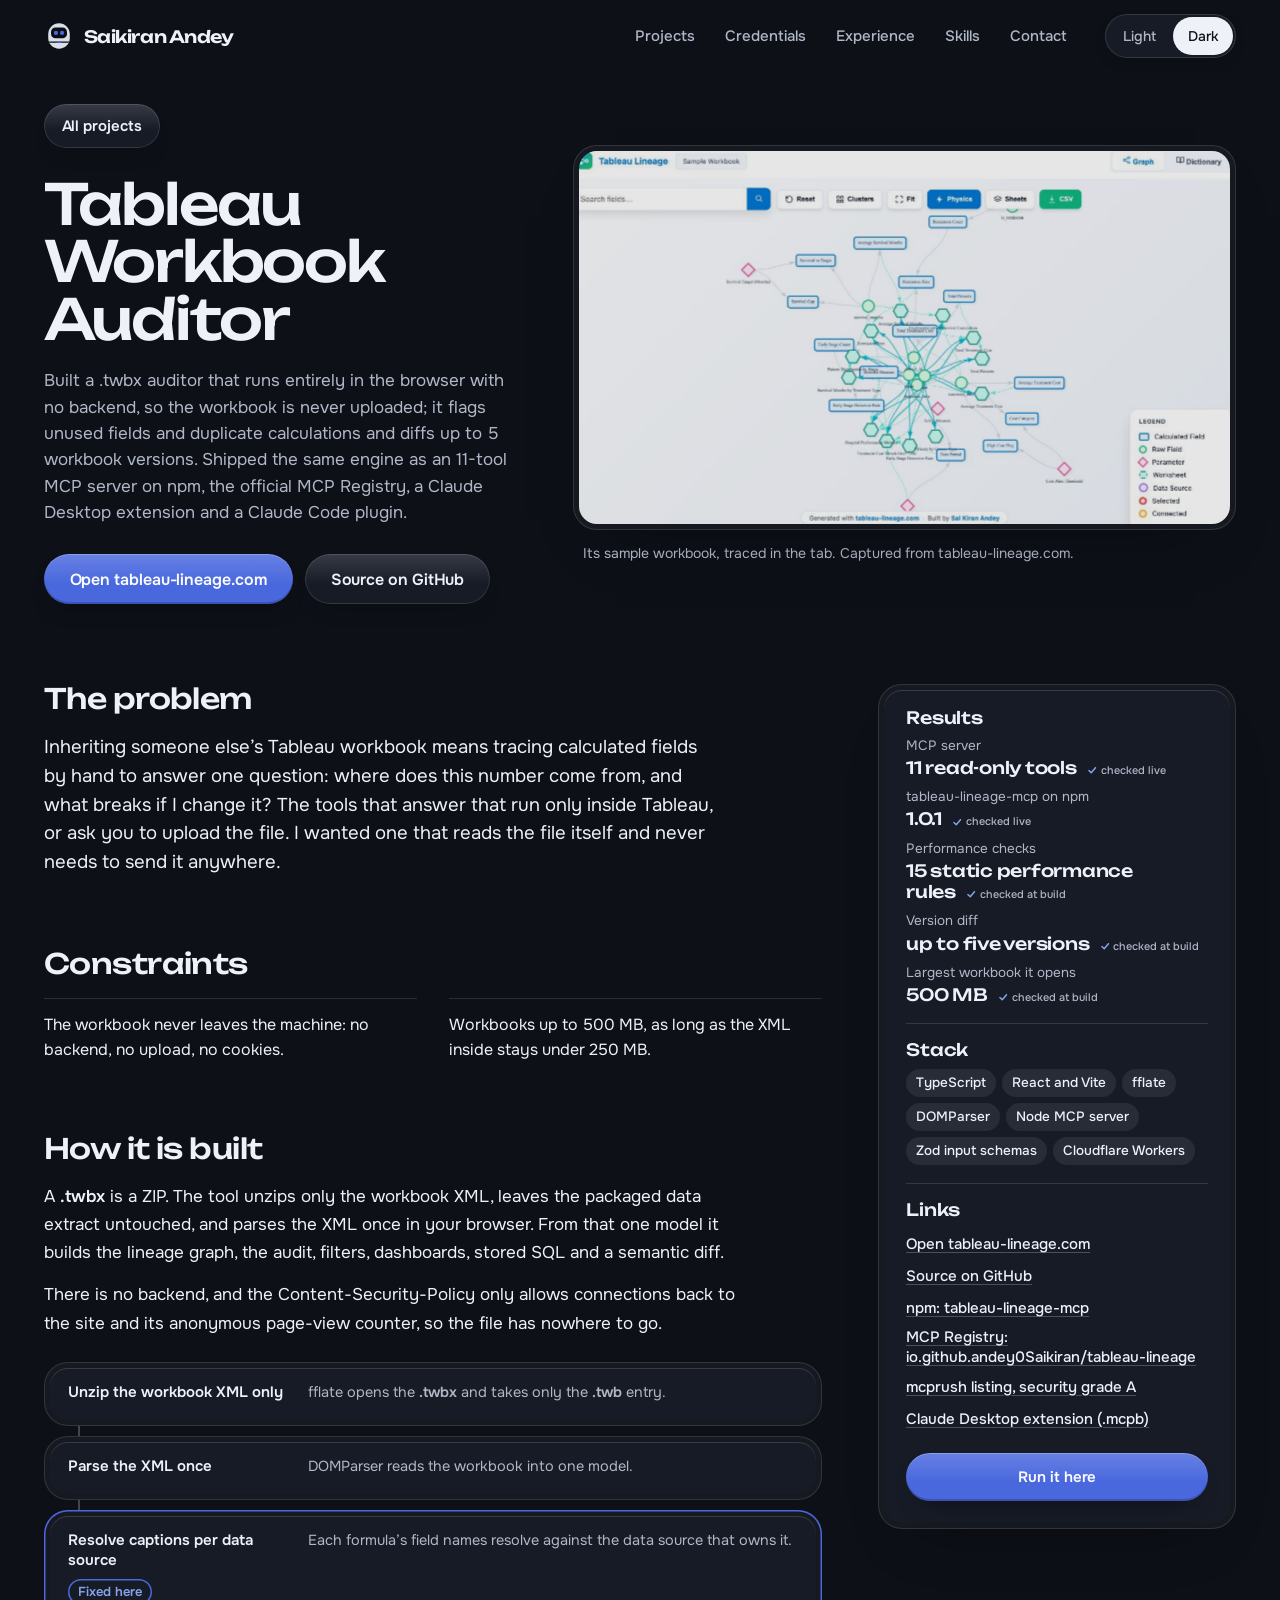
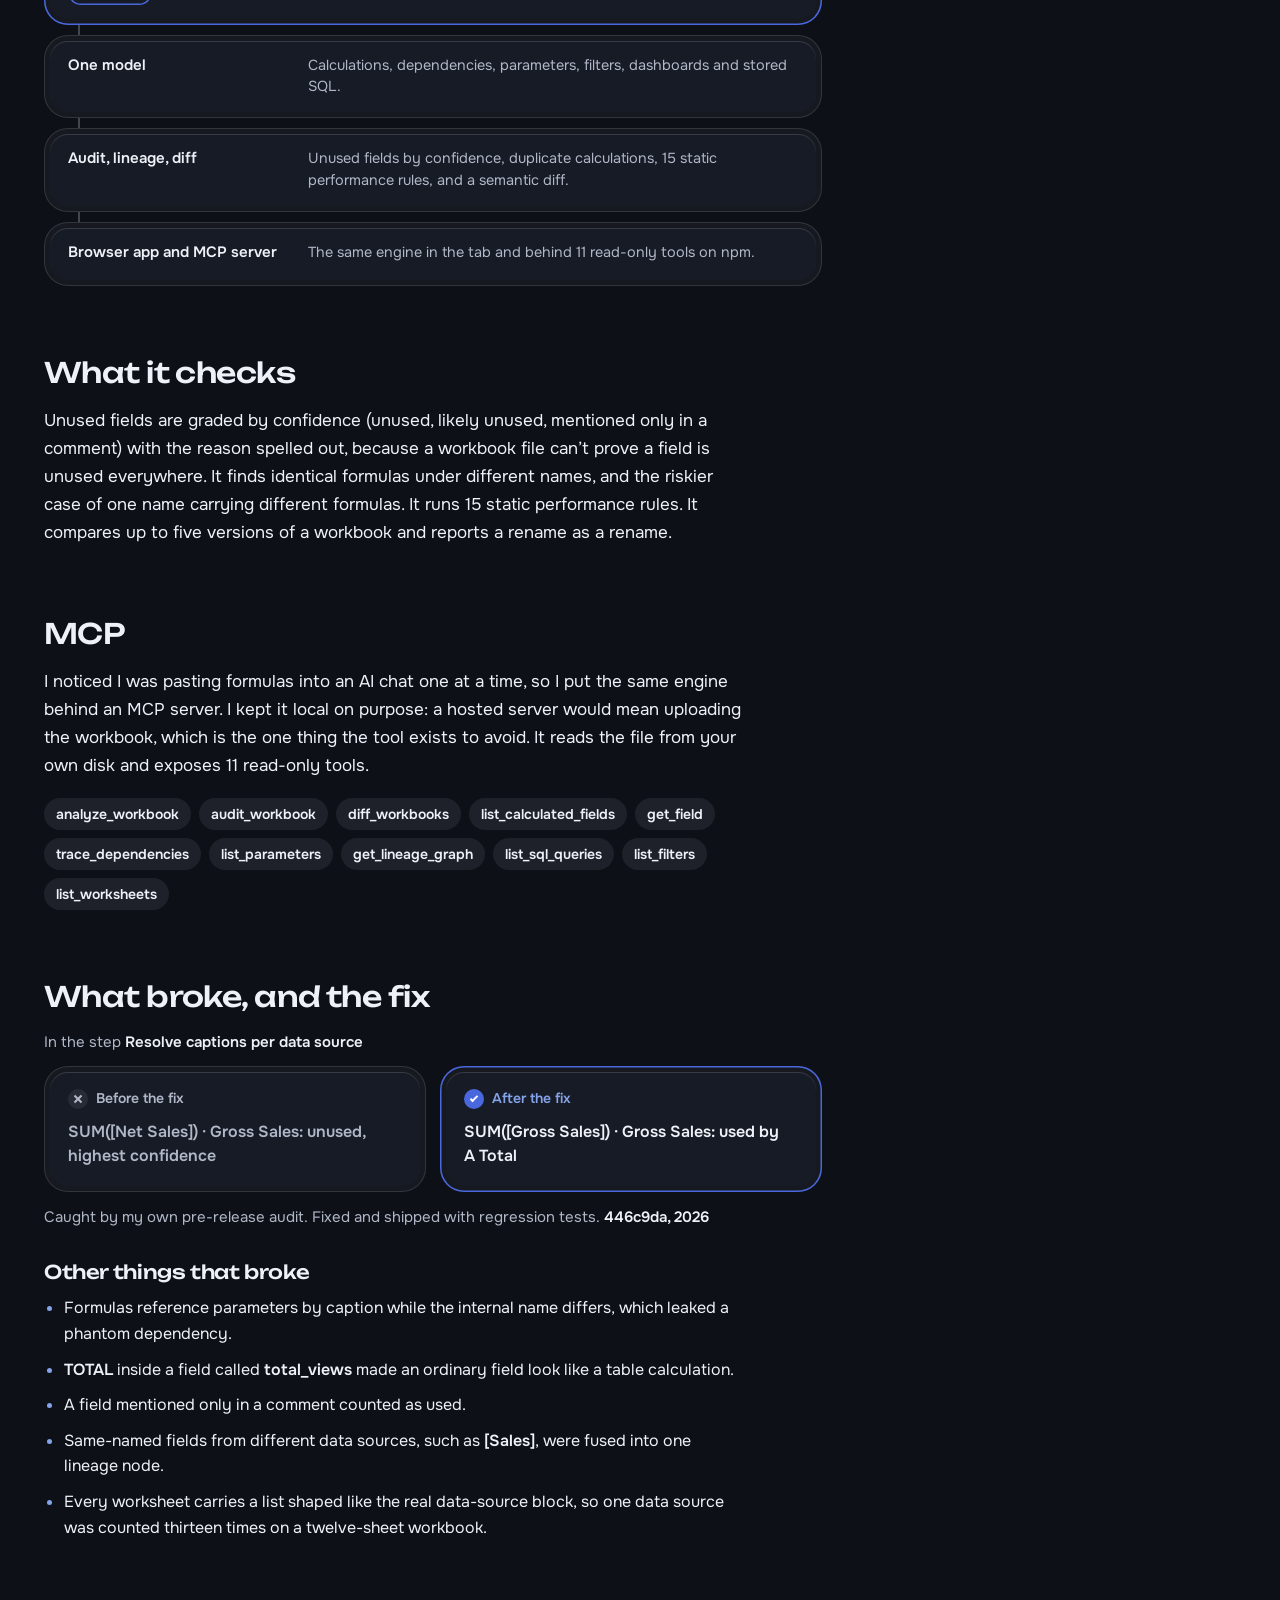
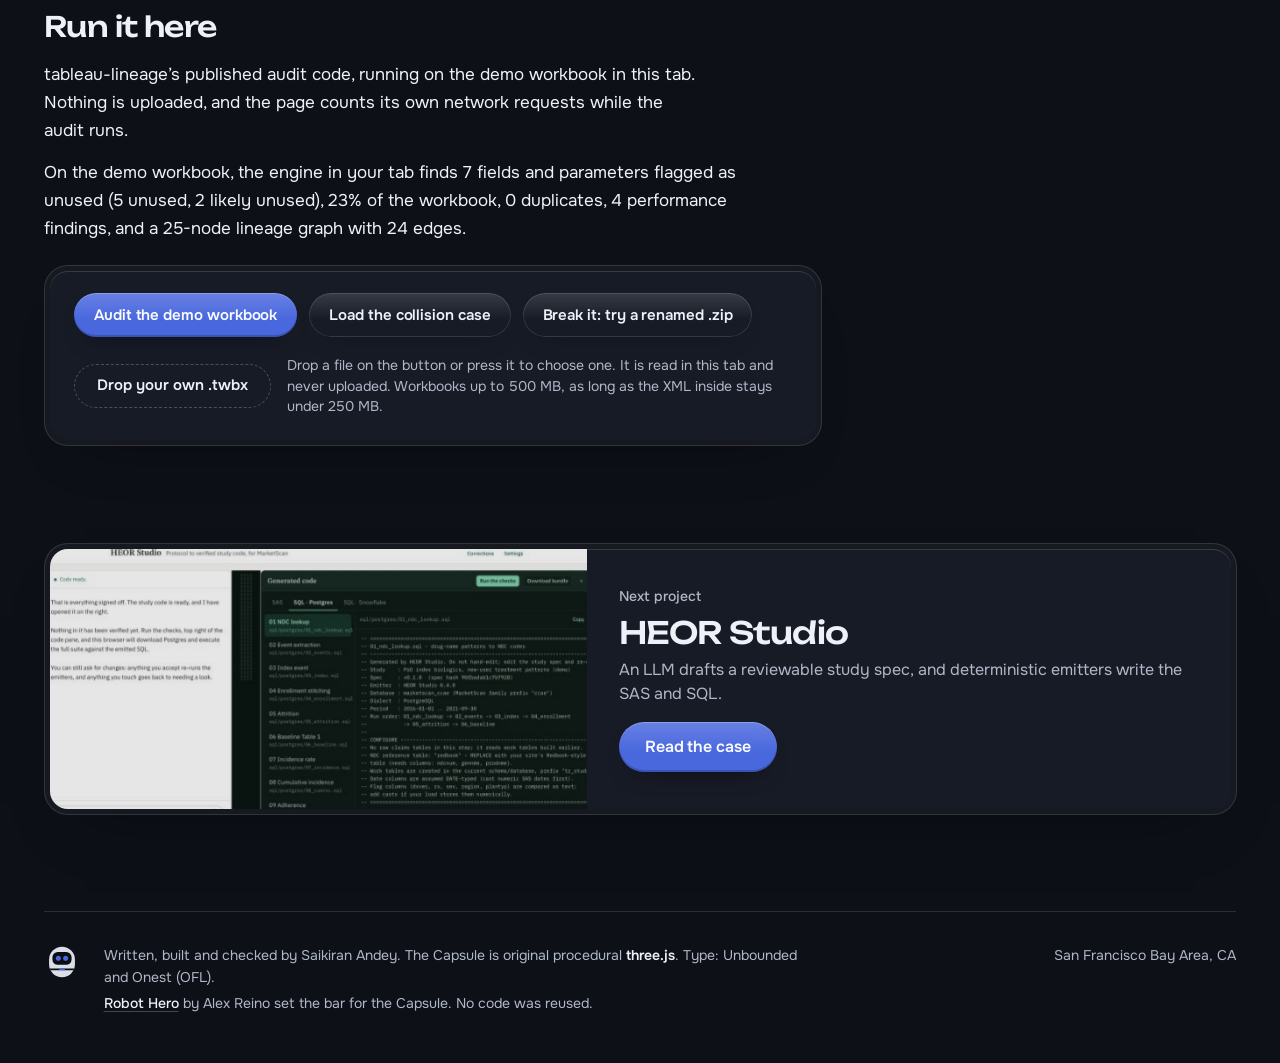
<file: work/tableau-workbook-auditor/index.html>
<!DOCTYPE html><html lang="en" data-theme="dark" class="unbounded_cd369f44-module__5a_szG__variable onest_e03890ac-module__gvdy2q__variable doto_bbd94be1-module__pPRh4W__variable"><head><meta charSet="utf-8"/><meta name="viewport" content="width=device-width, initial-scale=1, viewport-fit=cover"/><link rel="preload" href="/_next/static/media/onest_latin_wght_normal-s.p.0zctgtcp9xj58.woff2" as="font" crossorigin="" type="font/woff2"/><link rel="preload" href="/_next/static/media/unbounded_latin_wght_normal-s.p.1tz5lbfnvawi1.woff2" as="font" crossorigin="" type="font/woff2"/><link rel="stylesheet" href="/_next/static/chunks/30f2sexhwolg7.css" data-precedence="next"/><link rel="stylesheet" href="/_next/static/chunks/24o5rzvwj0q_m.css" data-precedence="next"/><link rel="stylesheet" href="/_next/static/chunks/1kuhc7nits6pa.css" data-precedence="next"/><link rel="stylesheet" href="/_next/static/chunks/2imsjik_x6r6d.css" data-precedence="next"/><link rel="preload" as="script" fetchPriority="low" href="/_next/static/chunks/310vm2bl3xxpt.js"/><script src="/_next/static/chunks/19mx3mg6lkumu.js" async=""></script><script src="/_next/static/chunks/1rj7ns8rte9vc.js" async=""></script><script src="/_next/static/chunks/3bb0qu0wuhwr1.js" async=""></script><script src="/_next/static/chunks/turbopack-2e-a58cdyjr05.js" async=""></script><script src="/_next/static/chunks/3fntmmi971322.js" async=""></script><script src="/_next/static/chunks/2izbo1mfpu8vy.js" async=""></script><script src="/_next/static/chunks/1xerhk8ithvxz.js" async=""></script><meta name="theme-color" content="#0D1017" media="(prefers-color-scheme: light)"/><meta name="theme-color" content="#0D1017" media="(prefers-color-scheme: dark)"/><meta name="color-scheme" content="light dark"/><title>Tableau Workbook Auditor | Saikiran Andey</title><meta name="description" content="Inheriting someone else’s Tableau workbook means tracing calculated fields by hand to answer one question: where does this number come from, and what breaks…"/><link rel="canonical" href="https://saikiranandey.com/work/tableau-workbook-auditor/"/><meta property="og:title" content="Tableau Workbook Auditor | Saikiran Andey"/><meta property="og:description" content="Inheriting someone else’s Tableau workbook means tracing calculated fields by hand to answer one question: where does this number come from, and what breaks…"/><meta property="og:url" content="https://saikiranandey.com/work/tableau-workbook-auditor/"/><meta property="og:type" content="article"/><meta name="twitter:card" content="summary_large_image"/><meta name="twitter:title" content="Saikiran Andey"/><meta name="twitter:description" content="I sit with client teams, build the AI agents and data tools they ask for, and check that the numbers hold."/><meta name="twitter:image" content="https://saikiranandey.com/og.jpg"/><link rel="icon" href="/icon.svg?icon.30g9v0_mwdxfw.svg" sizes="any" type="image/svg+xml"/><meta name="next-size-adjust" content=""/><script>(function(){var d=document.documentElement;d.setAttribute('data-js','');try{if(localStorage.getItem('theme')==='light'){d.setAttribute('data-theme','light')}}catch(e){}})();</script><script src="/_next/static/chunks/0cz1d0mv5g_q7.js" noModule=""></script></head><body><div hidden=""><!--$--><!--/$--></div><a class="skip" href="#main">Skip to content</a><header class="topbar"><div class="topbar__inner wrap"><a class="topbar__name" aria-label="Saikiran Andey, home page" href="/"><svg class="capsule-mark" width="30" height="30" viewBox="0 0 32 32" aria-hidden="true" focusable="false"><rect class="capsule-mark__shell" x="4.5" y="2.5" width="23" height="27" rx="11.5"></rect><rect class="capsule-mark__glass" x="7.5" y="7" width="17" height="11.5" rx="4.75"></rect><circle class="capsule-mark__eye" cx="12.75" cy="12.75" r="2.25"></circle><circle class="capsule-mark__eye" cx="19.25" cy="12.75" r="2.25"></circle><path class="capsule-mark__seam" d="M5.2 21.75H26.8L26.3 23.25H5.7Z"></path><rect class="capsule-mark__eye" x="13.5" y="21.75" width="5" height="1.5"></rect></svg><span>Saikiran Andey</span></a><nav class="topbar__nav" aria-label="Sections"><ul class="topbar__links" role="list"><li><a class="topbar__link" href="/#projects">Projects</a></li><li><a class="topbar__link" href="/#credentials">Credentials</a></li><li><a class="topbar__link" href="/#experience">Experience</a></li><li><a class="topbar__link" href="/#skills">Skills</a></li><li><a class="topbar__link" href="/#contact">Contact</a></li></ul></nav><div class="theme-switch needs-js topbar__theme" role="group" aria-label="Colour theme"><button type="button" class="theme-switch__btn" aria-pressed="false">Light</button><button type="button" class="theme-switch__btn" aria-pressed="false">Dark</button></div><details class="menu"><summary class="menu__button">Menu<span class="menu__icon" aria-hidden="true"><span></span><span></span></span></summary><div class="menu__panel shell"><div class="menu__core core"><nav aria-label="Sections"><ul class="menu__list" role="list"><li><a class="menu__link" href="/#projects">Projects</a></li><li><a class="menu__link" href="/#credentials">Credentials</a></li><li><a class="menu__link" href="/#experience">Experience</a></li><li><a class="menu__link" href="/#skills">Skills</a></li><li><a class="menu__link" href="/#contact">Contact</a></li></ul></nav><div class="theme-switch needs-js menu__theme" role="group" aria-label="Colour theme"><button type="button" class="theme-switch__btn" aria-pressed="false">Light</button><button type="button" class="theme-switch__btn" aria-pressed="false">Dark</button></div></div></div></details></div></header><main id="main" tabindex="-1"><article class="case" aria-labelledby="case-title" data-slug="tableau-workbook-auditor"><header class="case-hero wrap" data-shape="landscape"><div class="case-hero__text"><a class="btn btn-secondary case-hero__back" href="/#projects">All projects</a><h1 id="case-title" class="case-hero__title">Tableau Workbook Auditor</h1><p class="case-hero__lede">Built a .twbx auditor that runs entirely in the browser with no backend, so the workbook is never uploaded; it flags unused fields and duplicate calculations and diffs <span class="claim-module__yLOVoG__claim" data-claim="tl-compare-5" data-tier="build">up to 5 workbook versions</span>. Shipped the same engine as an <span class="claim-module__yLOVoG__claim" data-claim="tl-mcp-tool-server" data-tier="live">11-tool MCP server</span> on npm, the official MCP Registry, a Claude Desktop extension and a Claude Code plugin.</p><div class="case-hero__actions"><a class="btn btn-primary" href="https://tableau-lineage.com" target="_blank" rel="noopener noreferrer">Open tableau-lineage.com</a><a class="btn btn-secondary" href="https://github.com/andey0Saikiran/tableau-lineage" target="_blank" rel="noopener noreferrer">Source on GitHub</a></div></div><div class="case-hero__media"><figure class="case-cover"><div class="case-cover__tray shell" data-tilt="true"><div class="case-cover__core core"><picture><source media="(max-width: 767px)" srcSet="/covers/tableau-workbook-auditor-phone-1080.jpg" width="1080" height="360"/><img class="case-cover__img tilt-img" src="/covers/tableau-workbook-auditor-1280.jpg" srcSet="/covers/tableau-workbook-auditor-640.jpg 640w, /covers/tableau-workbook-auditor-1280.jpg 1280w" sizes="(max-width: 1023px) calc(100vw - 32px), 760px" width="1280" height="734" alt="The lineage graph tableau-lineage.com draws for its sample workbook: parameters, calculated fields, raw fields and worksheets as linked nodes." fetchPriority="high" decoding="async"/></picture></div></div><figcaption class="case-cover__caption">Its sample workbook, traced in the tab<!-- -->. <!-- -->Captured from<!-- --> <!-- -->tableau-lineage.com<!-- -->.</figcaption></figure></div></header><div class="case-layout wrap"><aside class="case-facts" aria-label="Results, stack and links"><div class="case-facts__tray shell"><div class="case-facts__core core"><div class="case-facts__part"><h2 id="case-results" class="case-facts__title">Results</h2><ul class="case-results__list" role="list"><li class="case-result"><span class="case-result__label">MCP server</span><span class="case-result__value"><span class="claim-module__yLOVoG__claim" data-claim="tl-mcp-tools" data-tier="live"><span class="keep">11 read-only</span> <!-- -->tools<button type="button" class="claim-module__yLOVoG__explain" popoverTarget="claim-tl-mcp-tools-_S_3_" aria-label="How this is checked: checked live"><span class="claim-module__yLOVoG__glyph" data-tier="live"><svg class="claim-module__yLOVoG__glyphIcon" viewBox="0 0 12 12" aria-hidden="true" focusable="false"><path d="M2.2 6.3 4.9 9 9.8 3.1" fill="none" stroke="currentColor" stroke-width="1.7" stroke-linecap="round" stroke-linejoin="round"></path></svg><span>checked live</span></span></button><span id="claim-tl-mcp-tools-_S_3_" popover="auto" class="claim-module__yLOVoG__popover" data-nc="claim ledger" role="note"><span class="claim-module__yLOVoG__popRow"><span class="claim-module__yLOVoG__glyph" data-tier="live"><svg class="claim-module__yLOVoG__glyphIcon" viewBox="0 0 12 12" aria-hidden="true" focusable="false"><path d="M2.2 6.3 4.9 9 9.8 3.1" fill="none" stroke="currentColor" stroke-width="1.7" stroke-linecap="round" stroke-linejoin="round"></path></svg><span>Checked live: the page or a public registry shows it right now.</span></span></span><span class="claim-module__yLOVoG__popRow"><span class="claim-module__yLOVoG__popLabel">Source</span><span class="claim-module__yLOVoG__popRow"><a href="https://www.npmjs.com/package/tableau-lineage-mcp" target="_blank" rel="noopener noreferrer">npm: tableau-lineage-mcp</a></span><span class="claim-module__yLOVoG__popRow"><a href="https://github.com/andey0Saikiran/tableau-lineage/blob/35c20b60812ce360af1aea08a8fa6f2df548b097/mcp/src/index.ts" target="_blank" rel="noopener noreferrer">tableau-lineage source at 35c20b6</a></span></span><span class="claim-module__yLOVoG__popRow"><span class="claim-module__yLOVoG__popLabel">Checked</span><time dateTime="2026-09-30">2026-09-30</time></span></span></span></span></li><li class="case-result"><span class="case-result__label">tableau-lineage-mcp on npm</span><span class="case-result__value"><span class="claim-module__yLOVoG__claim" data-claim="tl-mcp-version" data-tier="live"><span class="keep">1.0.1</span><button type="button" class="claim-module__yLOVoG__explain" popoverTarget="claim-tl-mcp-version-_S_4_" aria-label="How this is checked: checked live"><span class="claim-module__yLOVoG__glyph" data-tier="live"><svg class="claim-module__yLOVoG__glyphIcon" viewBox="0 0 12 12" aria-hidden="true" focusable="false"><path d="M2.2 6.3 4.9 9 9.8 3.1" fill="none" stroke="currentColor" stroke-width="1.7" stroke-linecap="round" stroke-linejoin="round"></path></svg><span>checked live</span></span></button><span id="claim-tl-mcp-version-_S_4_" popover="auto" class="claim-module__yLOVoG__popover" data-nc="claim ledger" role="note"><span class="claim-module__yLOVoG__popRow"><span class="claim-module__yLOVoG__glyph" data-tier="live"><svg class="claim-module__yLOVoG__glyphIcon" viewBox="0 0 12 12" aria-hidden="true" focusable="false"><path d="M2.2 6.3 4.9 9 9.8 3.1" fill="none" stroke="currentColor" stroke-width="1.7" stroke-linecap="round" stroke-linejoin="round"></path></svg><span>Checked live: the page or a public registry shows it right now.</span></span></span><span class="claim-module__yLOVoG__popRow"><span class="claim-module__yLOVoG__popLabel">Source</span><span class="claim-module__yLOVoG__popRow"><a href="https://www.npmjs.com/package/tableau-lineage-mcp" target="_blank" rel="noopener noreferrer">npm: tableau-lineage-mcp</a></span></span><span class="claim-module__yLOVoG__popRow"><span class="claim-module__yLOVoG__popLabel">Checked</span><time dateTime="2026-09-30">2026-09-30</time></span></span></span></span></li><li class="case-result"><span class="case-result__label">Performance checks</span><span class="case-result__value"><span class="claim-module__yLOVoG__claim" data-claim="tl-lint-rules" data-tier="build"><span class="keep">15 static</span> <!-- -->performance<!-- --> <!-- -->rules<button type="button" class="claim-module__yLOVoG__explain" popoverTarget="claim-tl-lint-rules-_S_7_" aria-label="How this is checked: checked at build"><span class="claim-module__yLOVoG__glyph" data-tier="build"><svg class="claim-module__yLOVoG__glyphIcon" viewBox="0 0 12 12" aria-hidden="true" focusable="false"><path d="M2.2 6.3 4.9 9 9.8 3.1" fill="none" stroke="currentColor" stroke-width="1.7" stroke-linecap="round" stroke-linejoin="round"></path></svg><span>checked at build</span></span></button><span id="claim-tl-lint-rules-_S_7_" popover="auto" class="claim-module__yLOVoG__popover" data-nc="claim ledger" role="note"><span class="claim-module__yLOVoG__popRow"><span class="claim-module__yLOVoG__glyph" data-tier="build"><svg class="claim-module__yLOVoG__glyphIcon" viewBox="0 0 12 12" aria-hidden="true" focusable="false"><path d="M2.2 6.3 4.9 9 9.8 3.1" fill="none" stroke="currentColor" stroke-width="1.7" stroke-linecap="round" stroke-linejoin="round"></path></svg><span>Checked when this site was built, against the source at a pinned commit.</span></span></span><span class="claim-module__yLOVoG__popRow"><span class="claim-module__yLOVoG__popLabel">Source</span><span class="claim-module__yLOVoG__popRow"><a href="https://github.com/andey0Saikiran/tableau-lineage/blob/35c20b60812ce360af1aea08a8fa6f2df548b097/src/lib/audit.ts" target="_blank" rel="noopener noreferrer">tableau-lineage source at 35c20b6</a></span></span><span class="claim-module__yLOVoG__popRow"><span class="claim-module__yLOVoG__popLabel">Checked</span><time dateTime="2026-09-30">2026-09-30</time></span></span></span></span></li><li class="case-result"><span class="case-result__label">Version diff</span><span class="case-result__value"><span class="claim-module__yLOVoG__claim" data-claim="tl-compare-five" data-tier="build">up<!-- --> <!-- -->to<!-- --> <!-- -->five<!-- --> <!-- -->versions<button type="button" class="claim-module__yLOVoG__explain" popoverTarget="claim-tl-compare-five-_S_8_" aria-label="How this is checked: checked at build"><span class="claim-module__yLOVoG__glyph" data-tier="build"><svg class="claim-module__yLOVoG__glyphIcon" viewBox="0 0 12 12" aria-hidden="true" focusable="false"><path d="M2.2 6.3 4.9 9 9.8 3.1" fill="none" stroke="currentColor" stroke-width="1.7" stroke-linecap="round" stroke-linejoin="round"></path></svg><span>checked at build</span></span></button><span id="claim-tl-compare-five-_S_8_" popover="auto" class="claim-module__yLOVoG__popover" data-nc="claim ledger" role="note"><span class="claim-module__yLOVoG__popRow"><span class="claim-module__yLOVoG__glyph" data-tier="build"><svg class="claim-module__yLOVoG__glyphIcon" viewBox="0 0 12 12" aria-hidden="true" focusable="false"><path d="M2.2 6.3 4.9 9 9.8 3.1" fill="none" stroke="currentColor" stroke-width="1.7" stroke-linecap="round" stroke-linejoin="round"></path></svg><span>Checked when this site was built, against the source at a pinned commit.</span></span></span><span class="claim-module__yLOVoG__popRow"><span class="claim-module__yLOVoG__popLabel">Source</span><span class="claim-module__yLOVoG__popRow"><a href="https://github.com/andey0Saikiran/tableau-lineage/blob/35c20b60812ce360af1aea08a8fa6f2df548b097/src/hooks/useCompare.ts" target="_blank" rel="noopener noreferrer">tableau-lineage source at 35c20b6</a></span></span><span class="claim-module__yLOVoG__popRow"><span class="claim-module__yLOVoG__popLabel">Checked</span><time dateTime="2026-09-30">2026-09-30</time></span></span></span></span></li><li class="case-result"><span class="case-result__label">Largest workbook it opens</span><span class="case-result__value"><span class="claim-module__yLOVoG__claim" data-claim="tl-max-workbook" data-tier="build"><span class="keep">500 MB</span><button type="button" class="claim-module__yLOVoG__explain" popoverTarget="claim-tl-max-workbook-_S_9_" aria-label="How this is checked: checked at build"><span class="claim-module__yLOVoG__glyph" data-tier="build"><svg class="claim-module__yLOVoG__glyphIcon" viewBox="0 0 12 12" aria-hidden="true" focusable="false"><path d="M2.2 6.3 4.9 9 9.8 3.1" fill="none" stroke="currentColor" stroke-width="1.7" stroke-linecap="round" stroke-linejoin="round"></path></svg><span>checked at build</span></span></button><span id="claim-tl-max-workbook-_S_9_" popover="auto" class="claim-module__yLOVoG__popover" data-nc="claim ledger" role="note"><span class="claim-module__yLOVoG__popRow"><span class="claim-module__yLOVoG__glyph" data-tier="build"><svg class="claim-module__yLOVoG__glyphIcon" viewBox="0 0 12 12" aria-hidden="true" focusable="false"><path d="M2.2 6.3 4.9 9 9.8 3.1" fill="none" stroke="currentColor" stroke-width="1.7" stroke-linecap="round" stroke-linejoin="round"></path></svg><span>Checked when this site was built, against the source at a pinned commit.</span></span></span><span class="claim-module__yLOVoG__popRow"><span class="claim-module__yLOVoG__popLabel">Source</span><span class="claim-module__yLOVoG__popRow"><a href="https://github.com/andey0Saikiran/tableau-lineage/blob/35c20b60812ce360af1aea08a8fa6f2df548b097/src/hooks/useWorkbook.ts" target="_blank" rel="noopener noreferrer">tableau-lineage source at 35c20b6</a></span></span><span class="claim-module__yLOVoG__popRow"><span class="claim-module__yLOVoG__popLabel">Checked</span><time dateTime="2026-09-30">2026-09-30</time></span></span></span></span></li></ul></div><div class="case-facts__part"><h2 id="case-stack" class="case-facts__title">Stack</h2><ul class="case-facts__stack" role="list"><li>TypeScript</li><li>React and Vite</li><li>fflate</li><li>DOMParser</li><li>Node MCP server</li><li>Zod input schemas</li><li>Cloudflare Workers</li></ul></div><div class="case-facts__part"><h2 id="case-links" class="case-facts__title">Links</h2><ul class="case-facts__links" role="list"><li data-in-header="true"><a class="case-facts__link" href="https://tableau-lineage.com" target="_blank" rel="noopener noreferrer">Open tableau-lineage.com</a></li><li data-in-header="true"><a class="case-facts__link" href="https://github.com/andey0Saikiran/tableau-lineage" target="_blank" rel="noopener noreferrer">Source on GitHub</a></li><li><a class="case-facts__link" href="https://www.npmjs.com/package/tableau-lineage-mcp" target="_blank" rel="noopener noreferrer">npm: tableau-lineage-mcp</a></li><li><a class="case-facts__link" href="https://registry.modelcontextprotocol.io/v0/servers?search=io.github.andey0Saikiran/tableau-lineage" target="_blank" rel="noopener noreferrer">MCP Registry: io.github.andey0Saikiran/tableau-lineage</a></li><li><a class="case-facts__link" href="https://mcprush.com/andey0saikiran/tableau-workbook-auditor-mcp" target="_blank" rel="noopener noreferrer">mcprush listing, security grade A</a></li><li><a class="case-facts__link" href="https://github.com/andey0Saikiran/tableau-lineage/releases/latest/download/tableau-lineage.mcpb" target="_blank" rel="noopener noreferrer">Claude Desktop extension (.mcpb)</a></li></ul></div><a class="btn btn-primary case-facts__run" href="#run">Run it here</a></div></div></aside><div class="case-main"><section class="case-block" aria-labelledby="case-problem"><h2 id="case-problem" class="case-block__title">The problem</h2><p class="case-block__text case-block__text--lead">Inheriting someone else’s Tableau workbook means tracing calculated fields by hand to answer one question: where does this number come from, and what breaks if I change it? The tools that answer that run only inside Tableau, or ask you to upload the file. I wanted one that reads the file itself and never needs to send it anywhere.</p></section><section class="case-block" aria-labelledby="case-constraints"><h2 id="case-constraints" class="case-block__title">Constraints</h2><ul class="case-constraints" role="list"><li>The workbook never leaves the machine: no backend, no upload, no cookies.</li><li>Workbooks up to <span class="claim-module__yLOVoG__claim" data-claim="tl-max-workbook" data-tier="build">500 MB</span>, as long as the XML inside stays under <span class="claim-module__yLOVoG__claim" data-claim="tl-max-xml" data-tier="build">250 MB</span>.</li></ul></section><section class="case-block" aria-labelledby="case-built"><h2 id="case-built" class="case-block__title">How it is built</h2><p class="case-block__text">A <code class="claim-module__yLOVoG__code" data-nc="identifier">.twbx</code> is a ZIP. The tool unzips only the workbook XML, leaves the packaged data extract untouched, and parses the XML once in your browser. From that one model it builds the lineage graph, the audit, filters, dashboards, stored SQL and a semantic diff.</p><p class="case-block__text">There is no backend, and the Content-Security-Policy only allows connections back to the site and its anonymous page-view counter, so the file has nowhere to go.</p><ol class="case-flow" aria-label="The pipeline, in order" role="list" data-steps="6"><li class="case-flow__step"><span class="case-flow__core"><span class="case-flow__label">Unzip the workbook XML only</span><span class="case-flow__detail">fflate opens the <code class="claim-module__yLOVoG__code" data-nc="identifier">.twbx</code> and takes only the <code class="claim-module__yLOVoG__code" data-nc="identifier">.twb</code> entry.</span></span></li><li class="case-flow__step"><span class="case-flow__core"><span class="case-flow__label">Parse the XML once</span><span class="case-flow__detail">DOMParser reads the workbook into one model.</span></span></li><li class="case-flow__step" data-fixed="true"><span class="case-flow__core"><span class="case-flow__label">Resolve captions per data source</span><span class="case-flow__detail">Each formula’s field names resolve against the data source that owns it.</span><a class="case-flow__fixed" href="#what-broke">Fixed here</a></span></li><li class="case-flow__step"><span class="case-flow__core"><span class="case-flow__label">One model</span><span class="case-flow__detail">Calculations, dependencies, parameters, filters, dashboards and stored SQL.</span></span></li><li class="case-flow__step"><span class="case-flow__core"><span class="case-flow__label">Audit, lineage, diff</span><span class="case-flow__detail">Unused fields by confidence, duplicate calculations, <span class="claim-module__yLOVoG__claim" data-claim="tl-lint-rules" data-tier="build">15 static performance rules</span>, and a semantic diff.</span></span></li><li class="case-flow__step"><span class="case-flow__core"><span class="case-flow__label">Browser app and MCP server</span><span class="case-flow__detail">The same engine in the tab and behind <span class="claim-module__yLOVoG__claim" data-claim="tl-mcp-tools" data-tier="live">11 read-only tools</span> on npm.</span></span></li></ol></section><section class="case-block" aria-labelledby="case-what-it-checks"><h2 id="case-what-it-checks" class="case-block__title">What it checks</h2><p class="case-block__text">Unused fields are graded by confidence (unused, likely unused, mentioned only in a comment) with the reason spelled out, because a workbook file can’t prove a field is unused everywhere. It finds identical formulas under different names, and the riskier case of one name carrying different formulas. It runs <span class="claim-module__yLOVoG__claim" data-claim="tl-lint-rules" data-tier="build">15 static performance rules</span>. It compares <span class="claim-module__yLOVoG__claim" data-claim="tl-compare-five" data-tier="build">up to five versions</span> of a workbook and reports a rename as a rename.</p></section><section class="case-block" aria-labelledby="case-mcp"><h2 id="case-mcp" class="case-block__title">MCP</h2><p class="case-block__text">I noticed I was pasting formulas into an AI chat one at a time, so I put the same engine behind an MCP server. I kept it local on purpose: a hosted server would mean uploading the workbook, which is the one thing the tool exists to avoid. It reads the file from your own disk and exposes <span class="claim-module__yLOVoG__claim" data-claim="tl-mcp-tools" data-tier="live">11 read-only tools</span>.</p><ul class="case-tags" role="list"><li><code class="claim-module__yLOVoG__code" data-nc="identifier">analyze_workbook</code></li><li><code class="claim-module__yLOVoG__code" data-nc="identifier">audit_workbook</code></li><li><code class="claim-module__yLOVoG__code" data-nc="identifier">diff_workbooks</code></li><li><code class="claim-module__yLOVoG__code" data-nc="identifier">list_calculated_fields</code></li><li><code class="claim-module__yLOVoG__code" data-nc="identifier">get_field</code></li><li><code class="claim-module__yLOVoG__code" data-nc="identifier">trace_dependencies</code></li><li><code class="claim-module__yLOVoG__code" data-nc="identifier">list_parameters</code></li><li><code class="claim-module__yLOVoG__code" data-nc="identifier">get_lineage_graph</code></li><li><code class="claim-module__yLOVoG__code" data-nc="identifier">list_sql_queries</code></li><li><code class="claim-module__yLOVoG__code" data-nc="identifier">list_filters</code></li><li><code class="claim-module__yLOVoG__code" data-nc="identifier">list_worksheets</code></li></ul></section><section class="case-block" id="what-broke" aria-labelledby="case-broke"><h2 id="case-broke" class="case-block__title">What broke, and the fix</h2><div class="case-errata" data-claim="errata-tableau" data-tier="build"><p class="case-errata__step">In the step<!-- --> <strong>Resolve captions per data source</strong></p><div class="case-errata__pair"><div class="case-errata__side" data-side="before"><div class="case-errata__core"><p class="case-errata__tag"><span class="case-errata__icon" aria-hidden="true"></span>Before the fix</p><p class="case-errata__text">SUM([Net Sales]) · Gross Sales: unused, highest confidence</p></div></div><div class="case-errata__side" data-side="after"><div class="case-errata__core"><p class="case-errata__tag"><span class="case-errata__icon" aria-hidden="true"></span>After the fix</p><p class="case-errata__text">SUM([Gross Sales]) · Gross Sales: used by A Total</p></div></div></div><p class="case-errata__foot">Caught by my own pre-release audit. <!-- -->Fixed and shipped with regression tests.<!-- --> <span class="case-errata__commit" data-nc="commit and year">446c9da<!-- -->, <!-- -->2026</span></p></div><h3 class="case-block__sub">Other things that broke</h3><ul class="case-list"><li>Formulas reference parameters by caption while the internal name differs, which leaked a phantom dependency.</li><li><code class="claim-module__yLOVoG__code" data-nc="identifier">TOTAL</code> inside a field called <code class="claim-module__yLOVoG__code" data-nc="identifier">total_views</code> made an ordinary field look like a table calculation.</li><li>A field mentioned only in a comment counted as used.</li><li>Same-named fields from different data sources, such as <code class="claim-module__yLOVoG__code" data-nc="identifier">[Sales]</code>, were fused into one lineage node.</li><li>Every worksheet carries a list shaped like the real data-source block, so one data source was counted <span class="claim-module__yLOVoG__claim" data-claim="tl-thirteen" data-tier="build">thirteen times on a twelve-sheet workbook</span>.</li></ul></section><section class="case-block" id="run" aria-labelledby="case-run"><h2 id="case-run" class="case-block__title">Run it here</h2><p class="case-block__text">tableau-lineage’s published audit code, running on the demo workbook in this tab. Nothing is uploaded, and the page counts its own network requests while the audit runs.</p><p class="case-block__text">On the demo workbook, the engine in your tab finds <span class="claim-module__yLOVoG__claim" data-claim="tl-demo-audit" data-tier="live">7 fields and parameters flagged as unused (5 unused, 2 likely unused), 23% of the workbook, 0 duplicates, 4 performance findings, and a 25-node lineage graph with 24 edges</span>.</p><div class="bench shell"><div class="bench__core core"><p class="bench__nojs">Running it needs JavaScript. Everything above reads without it.</p><div class="needs-js"><!--$?--><template id="B:0"></template><p class="bench__status" role="status">Loading the bench</p><!--/$--></div></div></div></section></div></div><div class="wrap"><div><nav class="case-next" aria-label="Next project"><div class="case-next__card shell" data-tilt="true"><div class="case-next__core core"><div class="case-next__cover" data-shape="landscape" style="--focus-rest:0% 0%;--focus-reveal:100% 0%"><picture><source media="(max-width: 767px)" srcSet="/covers/heor-studio-phone-1080.jpg" width="1080" height="360"/><img class="tilt-img" src="/covers/heor-studio-640.jpg" srcSet="/covers/heor-studio-640.jpg 640w, /covers/heor-studio-1280.jpg 1280w" sizes="(max-width: 767px) calc(100vw - 32px), 420px" width="1280" height="747" alt="" loading="eager" fetchPriority="low" decoding="async"/></picture></div><div class="case-next__body"><p class="case-next__label">Next project</p><p class="case-next__name">HEOR Studio</p><p class="case-next__what">An LLM drafts a reviewable study spec, and deterministic emitters write the SAS and SQL.</p><a class="btn btn-primary case-next__cta" href="/work/heor-studio/">Read the case<span class="sr-only">: <!-- -->HEOR Studio</span></a></div></div></div></nav></div></div></article></main><footer class="footer" aria-label="Credits"><div class="wrap"><div class="footer__inner"><svg class="capsule-mark footer__mark" width="36" height="36" viewBox="0 0 32 32" aria-hidden="true" focusable="false"><rect class="capsule-mark__shell" x="4.5" y="2.5" width="23" height="27" rx="11.5"></rect><rect class="capsule-mark__glass" x="7.5" y="7" width="17" height="11.5" rx="4.75"></rect><circle class="capsule-mark__eye" cx="12.75" cy="12.75" r="2.25"></circle><circle class="capsule-mark__eye" cx="19.25" cy="12.75" r="2.25"></circle><path class="capsule-mark__seam" d="M5.2 21.75H26.8L26.3 23.25H5.7Z"></path><rect class="capsule-mark__eye" x="13.5" y="21.75" width="5" height="1.5"></rect></svg><div class="footer__text"><p class="footer__credits"><span>Written, built and checked by Saikiran Andey.</span><span> <!-- -->The Capsule is original procedural <code class="claim-module__yLOVoG__code" data-nc="identifier">three.js</code>. Type: Unbounded and Onest (OFL).</span></p><p class="footer__inspiration"><span><a href="https://21st.dev/@alexperezcedeno/components/robot-hero" rel="noopener">Robot Hero</a> <!-- -->by <!-- -->Alex Reino<!-- --> set the bar for <!-- -->the Capsule<!-- -->.</span> <!-- -->No code was reused.</p></div><p class="footer__place">San Francisco Bay Area, CA</p></div></div></footer><!--$--><!--/$--><script>requestAnimationFrame(function(){$RT=performance.now()});</script><script src="/_next/static/chunks/310vm2bl3xxpt.js" id="_R_" async=""></script><div hidden id="S:0"><div class="bench__body" data-testid="bench-tableau" aria-busy="false"><div class="bench__row bench__row--wrap"><button type="button" class="btn btn-primary bench__btn" data-testid="tableau-run">Audit the demo workbook</button><button type="button" class="btn btn-secondary bench__btn" data-testid="tableau-collision">Load the collision case</button><button type="button" class="btn btn-secondary bench__btn" data-testid="tableau-break">Break it: try a renamed .zip</button></div><div class="bench__drop-row"><label for="_R_kqjav5ubtb_" class="bench__drop">Drop your own .twbx<input id="_R_kqjav5ubtb_" class="sr-only" type="file" accept=".twbx,.twb"/></label><p class="bench__drop-hint">Drop a file on the button or press it to choose one. It is read in this tab and never uploaded.<!-- --> <!-- -->Workbooks up to <span class="claim-module__yLOVoG__claim" data-claim="tl-max-workbook" data-tier="build">500 MB</span>, as long as the XML inside stays under <span class="claim-module__yLOVoG__claim" data-claim="tl-max-xml" data-tier="build">250 MB</span>.</p></div><p class="sr-only" aria-live="polite"></p></div></div><script>$RB=[];$RV=function(a){$RT=performance.now();for(var b=0;b<a.length;b+=2){var c=a[b],e=a[b+1];null!==e.parentNode&&e.parentNode.removeChild(e);var f=c.parentNode;if(f){var g=c.previousSibling,h=0;do{if(c&&8===c.nodeType){var d=c.data;if("/$"===d||"/&"===d)if(0===h)break;else h--;else"$"!==d&&"$?"!==d&&"$~"!==d&&"$!"!==d&&"&"!==d||h++}d=c.nextSibling;f.removeChild(c);c=d}while(c);for(;e.firstChild;)f.insertBefore(e.firstChild,c);g.data="$";g._reactRetry&&requestAnimationFrame(g._reactRetry)}}a.length=0};
$RC=function(a,b){if(b=document.getElementById(b))(a=document.getElementById(a))?(a.previousSibling.data="$~",$RB.push(a,b),2===$RB.length&&("number"!==typeof $RT?requestAnimationFrame($RV.bind(null,$RB)):(a=performance.now(),setTimeout($RV.bind(null,$RB),2300>a&&2E3<a?2300-a:$RT+300-a)))):b.parentNode.removeChild(b)};$RC("B:0","S:0")</script><script>(self.__next_f=self.__next_f||[]).push([0])</script><script>self.__next_f.push([1,"1:\"$Sreact.fragment\"\n2:I[39756,[\"/_next/static/chunks/3fntmmi971322.js\"],\"default\"]\n3:I[37457,[\"/_next/static/chunks/3fntmmi971322.js\"],\"default\"]\n4:I[22016,[\"/_next/static/chunks/3fntmmi971322.js\",\"/_next/static/chunks/2izbo1mfpu8vy.js\"],\"\"]\n5:I[17875,[\"/_next/static/chunks/3fntmmi971322.js\",\"/_next/static/chunks/2izbo1mfpu8vy.js\"],\"default\"]\n6:I[55809,[\"/_next/static/chunks/3fntmmi971322.js\",\"/_next/static/chunks/2izbo1mfpu8vy.js\"],\"default\"]\n7:I[28907,[\"/_next/static/chunks/3fntmmi971322.js\",\"/_next/static/chunks/1xerhk8ithvxz.js\"],\"default\"]\n11:I[68027,[\"/_next/static/chunks/3fntmmi971322.js\"],\"default\",1]\n:HL[\"/_next/static/chunks/30f2sexhwolg7.css\",\"style\"]\n:HL[\"/_next/static/media/onest_latin_wght_normal-s.p.0zctgtcp9xj58.woff2\",\"font\",{\"crossOrigin\":\"\",\"type\":\"font/woff2\"}]\n:HL[\"/_next/static/media/unbounded_latin_wght_normal-s.p.1tz5lbfnvawi1.woff2\",\"font\",{\"crossOrigin\":\"\",\"type\":\"font/woff2\"}]\n:HL[\"/_next/static/chunks/24o5rzvwj0q_m.css\",\"style\"]\n:HL[\"/_next/static/chunks/1kuhc7nits6pa.css\",\"style\"]\n:HL[\"/_next/static/chunks/2imsjik_x6r6d.css\",\"style\"]\nf:X\n0:{\"P\":null,\"c\":[\"\",\"work\",\"tableau-workbook-auditor\",\"\"],\"q\":\"\",\"i\":false,\"f\":[[[\"\",{\"children\":[\"work\",{\"children\":[[\"slug\",\"tableau-workbook-auditor\",\"d\",[]],{\"children\":[\"__PAGE__\",{},\"$undefined\",\"$undefined\",4608]},\"$undefined\",\"$undefined\",4608]},\"$undefined\",\"$undefined\",4608]},\"$undefined\",\"$undefined\",4624],[[\"$\",\"$1\",\"c\",{\"children\":[[[\"$\",\"link\",\"0\",{\"rel\":\"stylesheet\",\"href\":\"/_next/static/chunks/30f2sexhwolg7.css\",\"precedence\":\"next\",\"crossOrigin\":\"$undefined\",\"nonce\":\"$undefined\"}],[\"$\",\"script\",\"script-0\",{\"src\":\"/_next/static/chunks/3fntmmi971322.js\",\"async\":true,\"nonce\":\"$undefined\"}]],[\"$\",\"html\",null,{\"lang\":\"en\",\"data-theme\":\"dark\",\"className\":\"unbounded_cd369f44-module__5a_szG__variable onest_e03890ac-module__gvdy2q__variable doto_bbd94be1-module__pPRh4W__variable\",\"suppressHydrationWarning\":true,\"children\":[[\"$\",\"head\",null,{\"children\":[\"$\",\"script\",null,{\"dangerouslySetInnerHTML\":{\"__html\":\"(function(){var d=document.documentElement;d.setAttribute('data-js','');try{if(localStorage.getItem('theme')==='light'){d.setAttribute('data-theme','light')}}catch(e){}})();\"}}]}],[\"$\",\"body\",null,{\"children\":[\"$\",\"$L2\",null,{\"parallelRouterKey\":\"children\",\"error\":\"$undefined\",\"errorStyles\":\"$undefined\",\"errorScripts\":\"$undefined\",\"template\":[\"$\",\"$L3\",null,{}],\"templateStyles\":\"$undefined\",\"templateScripts\":\"$undefined\",\"notFound\":[[[\"$\",\"a\",null,{\"className\":\"skip\",\"href\":\"#main\",\"children\":\"Skip to content\"}],[\"$\",\"header\",null,{\"className\":\"topbar\",\"children\":[\"$\",\"div\",null,{\"className\":\"topbar__inner wrap\",\"children\":[[\"$\",\"$L4\",null,{\"href\":\"/\",\"prefetch\":false,\"className\":\"topbar__name\",\"aria-label\":\"Saikiran Andey, home page\",\"children\":[[\"$\",\"svg\",null,{\"className\":\"capsule-mark\",\"width\":30,\"height\":30,\"viewBox\":\"0 0 32 32\",\"aria-hidden\":\"true\",\"focusable\":\"false\",\"children\":[[\"$\",\"rect\",null,{\"className\":\"capsule-mark__shell\",\"x\":\"4.5\",\"y\":\"2.5\",\"width\":\"23\",\"height\":\"27\",\"rx\":\"11.5\"}],[\"$\",\"rect\",null,{\"className\":\"capsule-mark__glass\",\"x\":\"7.5\",\"y\":\"7\",\"width\":\"17\",\"height\":\"11.5\",\"rx\":\"4.75\"}],[\"$\",\"circle\",null,{\"className\":\"capsule-mark__eye\",\"cx\":\"12.75\",\"cy\":\"12.75\",\"r\":\"2.25\"}],[\"$\",\"circle\",null,{\"className\":\"capsule-mark__eye\",\"cx\":\"19.25\",\"cy\":\"12.75\",\"r\":\"2.25\"}],[\"$\",\"path\",null,{\"className\":\"capsule-mark__seam\",\"d\":\"M5.2 21.75H26.8L26.3 23.25H5.7Z\"}],[\"$\",\"rect\",null,{\"className\":\"capsule-mark__eye\",\"x\":\"13.5\",\"y\":\"21.75\",\"width\":\"5\",\"height\":\"1.5\"}]]}],[\"$\",\"span\",null,{\"children\":\"Saikiran Andey\"}]]}],[\"$\",\"nav\",null,{\"className\":\"topbar__nav\",\"aria-label\":\"Sections\",\"children\":[\"$\",\"ul\",null,{\"className\":\"topbar__links\",\"role\":\"list\",\"children\":[[\"$\",\"li\",\"projects\",{\"children\":[\"$\",\"$L4\",null,{\"href\":\"/#projects\",\"prefetch\":false,\"className\":\"topbar__link\",\"children\":\"Projects\"}]}],[\"$\",\"li\",\"credentials\",{\"children\":[\"$\",\"$L4\",null,{\"href\":\"/#credentials\",\"prefetch\":false,\"className\":\"topbar__link\",\"children\":\"Credentials\"}]}],[\"$\",\"li\",\"experience\",{\"children\":[\"$\",\"$L4\",null,{\"href\":\"/#experience\",\"prefetch\":false,\"className\":\"topbar__link\",\"children\":\"Experience\"}]}],[\"$\",\"li\",\"skills\",{\"children\":[\"$\",\"$L4\",null,{\"href\":\"/#skills\",\"prefetch\":false,\"className\":\"topbar__link\",\"children\":\"Skills\"}]}],[\"$\",\"li\",\"contact\",{\"children\":[\"$\",\"$L4\",null,{\"href\":\"/#contact\",\"prefetch\":false,\"className\":\"topbar__link\",\"children\":\"Contact\"}]}]]}]}],[\"$\",\"$L5\",null,{\"className\":\"topbar__theme\"}],[\"$\",\"$L6\",null,{\"onHome\":false}]]}]}],[\"$\",\"main\",null,{\"id\":\"main\",\"tabIndex\":-1,\"children\":[\"$\",\"div\",null,{\"className\":\"lost wrap\",\"children\":[[\"$\",\"div\",null,{\"className\":\"lost__text\",\"children\":[[\"$\",\"h1\",null,{\"className\":\"lost__title\",\"children\":\"This page is not here.\"}],[\"$\",\"p\",null,{\"className\":\"lost__body\",\"children\":\"The address may be old or mistyped. Everything on this site starts from the home page.\"}],[\"$\",\"div\",null,{\"className\":\"lost__actions\",\"children\":[[\"$\",\"$L4\",null,{\"href\":\"/\",\"prefetch\":false,\"className\":\"btn btn-primary\",\"children\":\"Go to the home page\"}],[\"$\",\"$L7\",null,{\"places\":[{\"path\":\"/projects\",\"href\":\"/#projects\",\"label\":\"Projects\"},{\"path\":\"/credentials\",\"href\":\"/#credentials\",\"label\":\"Credentials\"},{\"path\":\"/experience\",\"href\":\"/#experience\",\"label\":\"Experience\"},{\"path\":\"/skills\",\"href\":\"/#skills\",\"label\":\"Skills\"},{\"path\":\"/contact\",\"href\":\"/#contact\",\"label\":\"Contact\"},{\"path\":\"/certifications\",\"href\":\"/#credentials\",\"label\":\"Credentials\"},{\"path\":\"/work/tableau-workbook-auditor\",\"href\":\"/work/tableau-workbook-auditor/\",\"label\":\"Tableau Workbook Auditor\"},{\"path\":\"/work/heor-studio\",\"href\":\"/work/heor-studio/\",\"label\":\"HEOR Studio\"},{\"path\":\"/work/eigen-rho\",\"href\":\"/work/eigen-rho/\",\"label\":\"Eigen-Rho\"},{\"path\":\"/work/clipshuttle\",\"href\":\"/work/clipshuttle/\",\"label\":\"ClipShuttle\"},{\"path\":\"/Saikiran_Andey_Resume\",\"href\":\"/Saikiran_Andey_Resume.pdf\",\"label\":\"Résumé\"},{\"path\":\"/resume\",\"href\":\"/Saikiran_Andey_Resume.pdf\",\"label\":\"Résumé\"}]}]]}]]}],[\"$\",\"figure\",null,{\"className\":\"lost__figure\",\"children\":[\"$L8\",\"$L9\"]}]]}]}],\"$La\"],[\"$Lb\"]],\"forbidden\":\"$undefined\",\"unauthorized\":\"$undefined\"}]}]]}]]}],{\"children\":[\"$Lc\",{\"children\":[\"$Ld\",{\"children\":[\"$Le\",{},null,false,null]},null,false,\"$f\"]},null,false,\"$f\"]},null,false,null],\"$L10\",false]],\"m\":\"$undefined\",\"G\":[\"$11\",[\"$L12\"]],\"S\":true,\"h\":null,\"r\":\"$undefined\",\"s\":\"$undefined\",\"a\":\"$undefined\",\"l\":\"$undefined\",\"p\":\"$undefined\",\"d\":\"$undefined\",\"b\":\"_DuNB0M4NJKqo3JJW2_dT\"}\n14:I[97367,[\"/_next/static/chunks/3fntmmi971322.js\"],\"OutletBoundary\"]\n15:\"$Sreact.suspense\"\n17:I[97367,[\"/_next/static/chunks/3fntmmi971322.js\"],\"ViewportBoundary\"]\n19:I[97367,[\"/_next/static/chunks/3fntmmi971322.js\"],\"MetadataBoundary\"]\n8:[\"$\",\"img\",null,{\"className\":\"lost__poster lost__poster--light\",\"src\":\"/bot/capsule-light-600.webp\",\"srcSet\":\"/bot/capsule-light-600.webp 600w, /bot/capsule-light-1200.webp 1200w\",\"sizes\":\"(max-width: 767px) 260px, 420px\",\"width\":600,\"height\":640,\"alt\":\"\",\"loading\":\"lazy\",\"decoding\":\"async\"}]\n9:[\"$\",\"img\",null,{\"className\":\"lost__poster lost__poster--dark\",\"src\":\"/bot/capsule-dark-600.webp\",\"srcSet\":\"/bot/capsule-dark-600.webp 600w, /bot/capsule-dark-1200.webp 1200w\",\"sizes\":\"(max-width: 767px) 260px, 420px\",\"width\":600,\"height\":640,\"alt\":\"\",\"loading\":\"lazy\",\"decoding\":\"async\"}]\na:[\"$\",\"footer\",null,{\"className\":\"footer\",\"aria-label\":\"Credits\",\"children\":[\"$\",\"div\",null,{\"className\":\"wrap\",\"children\":[\"$\",\"div\",null,{\"className\":\"footer__inner\",\"children\":[[\"$\",\"svg\",null,{\"className\":\"capsule-mark footer__mark\",\"width\":36,\"height\":36,\"viewBox\":\"0 0 32 32\",\"aria-hidden\":\"true\",\"focusable\":\"false\",\"children\":[[\"$\",\"rect\",null,{\"className\":\"capsule-mark__shell\",\"x\":\"4.5\",\"y\":\"2.5\",\"width\":\"23\",\"height\":\"27\",\"rx\":\"11.5\"}],[\"$\",\"rect\",null,{\"className\":\"capsule-mark__glass\",\"x\":\"7.5\",\"y\":\"7\",\"width\":\"17\",\"height\":\"11.5\",\"rx\":\"4.75\"}],[\"$\",\"circle\",null,{\"className\":\"capsule-mark__eye\",\"cx\":\"12.75\",\"cy\":\"12.75\",\"r\":\"2.25\"}],[\"$\",\"circle\",null,{\"className\":\"capsule-mark__eye\",\"cx\":\"19.25\",\"cy\":\"12.75\",\"r\":\"2.25\"}],[\"$\",\"path\",null,{\"className\":\"capsule-mark__seam\",\"d\":\"M5.2 21.75H26.8L26.3 23.25H5.7Z\"}],[\"$\",\"rect\",null,{\"className\":\"capsule-mark__eye\",\"x\":\"13.5\",\"y\":\"21.75\",\"width\":\"5\",\"height\":\"1.5\"}]]}],[\"$\",\"div\",null,{\"className\":\"footer__text\",\"children\":[[\"$\",\"p\",null,{\"className\":\"footer__credits\",\"children\":[[\"$\",\"span\",\"0\",{\"children\":[null,[[\"$\",\"$1\",\"0\",{\"children\":\"Written, built and checked by Saikiran Andey.\"}]]]}],[\"$\",\"span\",\"1\",{\"children\":[\" \",[[\"$\",\"$1\",\"0\",{\"children\":\"The Capsule is original procedural \"}],[\"$\",\"code\",\"1\",{\"className\":\"claim-module__yLOVoG__code\",\"data-nc\":\"identifier\",\"children\":\"three.js\"}],[\"$\",\"$1\",\"2\",{\"children\":\". Type: Unbounded and Onest (OFL).\"}]]]}]]}],[\"$\",\"p\",null,{\"className\":\"footer__inspiration\",\"children\":[[[\"$\",\"span\",\"https://21st.dev/@alexperezcedeno/components/robot-hero\",{\"children\":[null,[\"$\",\"a\",null,{\"href\":\"https://21st.dev/@alexperezcedeno/components/robot-hero\",\"rel\":\"noopener\",\"children\":\"Robot Hero\"}],\" \",\"by \",\"Alex Reino\",\" set the bar for \",\"the Capsule\",\".\"]}]],\" \",\"No code was reused.\"]}]]}],[\"$\",\"p\",null,{\"className\":\"footer__place\",\"children\":\"San Francisco Bay Area, CA\"}]]}]}]}]\nb:[\"$\",\"link\",\"0\",{\"rel\":\"stylesheet\",\"href\":\"/_next/static/chunks/24o5rzvwj0q_m.css\",\"precedence\":\"next\",\"crossOrigin\":\"$undefined\",\"nonce\":\"$undefined\"}]\nc:[\"$\",\"$1\",\"c\",{\"children\":[null,[\"$\",\"$L2\",null,{\"parallelRouterKey\":\"children\",\"error\":\"$undefined\",\"errorStyles\":\"$undefined\",\"errorScripts\":\"$undefined\",\"template\":[\"$\",\"$L3\",null,{}],\"templateStyles\":\"$undefined\",\"templateScripts\":\"$undefined\",\"notFound\":\"$undefined\",\"forbidden\":\"$undefined\",\"unauthorized\":\"$undefined\"}]]}]\nd:[\"$\",\"$1\",\"c\",{\"children\":[null,[\"$\",\"$L2\",null,{\"parallelRouterKey\":\"children\",\"error\":\"$undefined\",\"errorStyles\":\"$undefined\",\"errorScripts\":\"$undefined\",\"template\":[\"$\",\"$L3\",null,{}],\"templateStyles\":\"$undefined\",\"templateScripts\":\"$undefined\",\"notFound\":\"$undefined\",\"forbidden\":\"$undefined\",\"unauthorized\":\"$undefined\"}]]}]\ne:[\"$\",\"$1\",\"c\",{\"children\":[\"$L13\",[[\"$\",\"link\",\"0\",{\"rel\":\"stylesheet\",\"href\":\"/_next/static/chunks/24o5rzvwj0q_m.css\",\"precedence\":\"next\",\"crossOrigin\":\"$undefined\",\"nonce\":\"$undefined\"}],[\"$\",\"link\",\"1\",{\"rel\":\"stylesheet\",\"href\":\"/_next/static/chunks/1kuhc7nits6pa.css\",\"precedence\":\"next\",\"crossOrigin\":\"$undefined\",\"nonce\":\"$undefined\"}],[\"$\",\"link\",\"2\",{\"rel\":\"stylesheet\",\"href\":\"/_next/static/chunks/2imsjik_x6r6d.css\",\"precedence\":\"next\",\"crossOrigin\":\"$undefined\",\"nonce\":\"$undefined\"}],[\"$\",\"script\",\"script-0\",{\"src\":\"/_next/static/chunks/2izbo1mfpu8vy.js\",\"async\":true,\"nonce\":\"$undefined\"}]],[\"$\",\"$L14\",null,{\"children\":[\"$\",\"$15\",null,{\"name\":\"Next.MetadataOutlet\",\"children\":\"$@16\"}]}]]}]\n10:[\"$\",\"$1\",\"h\",{\"children\":[null,[\"$\",\"$L17\",null,{\"children\":\"$L18\"}],[\"$\",\"div\",null,{\"hidden\":true,\"children\":[\"$\",\"$L19\",null,{\"children\":[\"$\",\"$15\",null,{\"name\":\"Next.Metadata\",\"children\":\"$L1a\"}]}]}],[\"$\",\"meta\",null,{\"name\":\"next-size-adjust\",\"content\":\"\"}]]}]\n12:[\"$\",\"link\",\"0\",{\"rel\":\"stylesheet\",\"href\":\"/_next/static/chunks/30f2sexhwolg7.css\",\"precedence\":\"next\",\"crossOrigin\":\"$undefined\",\"nonce\":\"$undefined\"}]\n1b:I[17702,[\"/_next/static/chunks/3fntmmi971322.js\",\"/_next/static/chunks/2izbo1mfpu8vy.js\"],\"default\"]\n1d:I[72669,[\"/_next/static/chunks/3fntmmi971322.js\",\"/_next/static/chunks/2izbo1mfpu8vy.js\"],\"default\"]\nf:C\n1c:[[\"$\",\"source\",null,{\"media\":\"(max-width: 767px)\",\"srcSet\":\"/covers/tableau-workbook-auditor-phone-1080.jpg\",\"width\":1080,\"height\":360}],[\"$\",\"img\",null,{\"className\":\"case-cover__img tilt-img\",\"src\":\"/covers/tableau-workbook-auditor-1280.jpg\",\"srcSet\":\"/covers/tableau-workbook-auditor-640.jpg 640w, /covers/tableau-workbook-auditor-1280.jpg 1280w\",\"sizes\":\"(max-width: 1023px) calc(100vw - 32px), 760px\",\"width\":1280,\"height\":734,\"alt\":\"The lineage graph tableau-lineage.com draws for its sample workbook: parameters, calculated fields, raw fields and worksheets as linked nodes.\",\"loading\":\"$undefined\",\"fetchPriority\":\"high\",\"decoding\":\"async\",\"style\":\"$undefined\"}]]\n13:[[\"$\",\"a\",null,{\"className\":\"skip\",\"href\":\"#main\",\"children\":\"Skip to content\"}],[\"$\",\"header\",null,{\"className\":\"topbar\",\"children\":[\"$\",\"div\",null,{\"className\":\"topbar__inner wrap\",\"children\":[[\"$\",\"$L4\",null,{\"href\":\"/\",\"prefetch\":false,\"className\":\"topbar__name\",\"aria-label\":\"Saikiran Andey, home page\",\"children\":[[\"$\",\"svg\",null,{\"className\":\"capsule-mark\",\"width\":30,\"height\":30,\"viewBox\":\"0 0 32 32\",\"aria-hidden\":\"true\",\"focusable\":\"false\",\"children\":[[\"$\",\"rect\",null,{\"className\":\"capsule-mark__shell\",\"x\":\"4.5\",\"y\":\"2.5\",\"width\":\"23\",\"height\":\"27\",\"rx\":\"11.5\"}],[\"$\",\"rect\",null,{\"className\":\"capsule-mark__glass\",\"x\":\"7.5\",\"y\":\"7\",\"width\":\"17\",\"height\":\"11.5\",\"rx\":\"4.75\"}],[\"$\",\"circle\",null,{\"className\":\"capsule-mark__eye\",\"cx\":\"12.75\",\"cy\":\"12.75\",\"r\":\"2.25\"}],[\"$\",\"circle\",null,{\"className\":\"capsule-mark__eye\",\"cx\":\"19.25\",\"cy\":\"12.75\",\"r\":\"2.25\"}],[\"$\",\"path\",null,{\"className\":\"capsule-mark__seam\",\"d\":\"M5.2 21.75H26.8L26.3 23.25H5.7Z\"}],[\"$\",\"rect\",null,{\"className\":\"capsule-mark__eye\",\"x\":\"13.5\",\"y\":\"21.75\",\"width\":\"5\",\"height\":\"1.5\"}]]}],[\"$\",\"span\",null,{\"children\":\"Saikiran Andey\"}]]}],[\"$\",\"nav\",null,{\"className\":\"topbar__nav\",\"aria-label\":\"Sections\",\"children\":[\"$\",\"ul\",null,{\"className\":\"topbar__links\",\"role\":\"list\",\"children\":[[\"$\",\"li\",\"projects\",{\"children\":[\"$\",\"$L4\",null,{\"href\":\"/#projects\",\"prefetch\":false,\"className\":\"topbar__link\",\"children\":\"Projects\"}]}],[\"$\",\"li\",\"credentials\",{\"children\":[\"$\",\"$L4\",null,{\"href\":\"/#credentials\",\"prefetch\":false,\"className\":\"topbar__link\",\"children\":\"Credentials\"}]}],[\"$\",\"li\",\"experience\",{\"children\":[\"$\",\"$L4\",null,{\"href\":\"/#experience\",\"prefetch\":false,\"className\":\"topbar__link\",\"children\":\"Experience\"}]}],[\"$\",\"li\",\"skills\",{\"children\":[\"$\",\"$L4\",null,{\"href\":\"/#skills\",\"prefetch\":false,\"className\":\"topbar__link\",\"children\":\"Skills\"}]}],[\"$\",\"li\",\"contact\",{\"children\":[\"$\",\"$L4\",null,{\"href\":\"/#contact\",\"prefetch\":false,\"className\":\"topbar__link\",\"children\":\"Contact\"}]}]]}]}],[\"$\",\"$L5\",null,{\"className\":\"topbar__theme\"}],[\"$\",\"$L6\",null,{\"onHome\":false}]]}]}],[\"$\",\"main\",null,{\"id\":\"main\",\"tabIndex\":-1,\"children\":[\"$\",\"article\",null,{\"className\":\"case\",\"aria-labelledby\":\"case-title\",\"data-slug\":\"tableau-workbook-auditor\",\"children\":[[\"$\",\"header\",null,{\"className\":\"case-hero wrap\",\"data-shape\":\"landscape\",\"children\":[[\"$\",\"div\",null,{\"className\":\"case-hero__text\",\"children\":[[\"$\",\"$L4\",null,{\"href\":\"/#projects\",\"prefetch\":false,\"className\":\"btn btn-secondary case-hero__back\",\"children\":\"All projects\"}],[\"$\",\"h1\",null,{\"id\":\"case-title\",\"className\":\"case-hero__title\",\"children\":\"Tableau Workbook Auditor\"}],[\"$\",\"p\",null,{\"className\":\"case-hero__lede\",\"children\":[[\"$\",\"$1\",\"0\",{\"children\":\"Built a .twbx auditor that runs entirely in the browser with no backend, so the workbook is never uploaded; it flags unused fields and duplicate calculations and diffs \"}],[\"$\",\"span\",\"1\",{\"className\":\"claim-module__yLOVoG__claim\",\"data-claim\":\"tl-compare-5\",\"data-tier\":\"build\",\"children\":[\"up to 5 workbook versions\",false,false]}],[\"$\",\"$1\",\"2\",{\"children\":\". Shipped the same engine as an \"}],[\"$\",\"span\",\"3\",{\"className\":\"claim-module__yLOVoG__claim\",\"data-claim\":\"tl-mcp-tool-server\",\"data-tier\":\"live\",\"children\":[\"11-tool MCP server\",false,false]}],[\"$\",\"$1\",\"4\",{\"children\":\" on npm, the official MCP Registry, a Claude Desktop extension and a Claude Code plugin.\"}]]}],null,[\"$\",\"div\",null,{\"className\":\"case-hero__actions\",\"children\":[[\"$\",\"a\",null,{\"className\":\"btn btn-primary\",\"href\":\"https://tableau-lineage.com\",\"target\":\"_blank\",\"rel\":\"noopener noreferrer\",\"children\":\"Open tableau-lineage.com\"}],[\"$\",\"a\",null,{\"className\":\"btn btn-secondary\",\"href\":\"https://github.com/andey0Saikiran/tableau-lineage\",\"target\":\"_blank\",\"rel\":\"noopener noreferrer\",\"children\":\"Source on GitHub\"}]]}]]}],[\"$\",\"$L1b\",null,{\"className\":\"case-hero__media\",\"children\":[\"$\",\"figure\",null,{\"className\":\"case-cover\",\"children\":[[\"$\",\"div\",null,{\"className\":\"case-cover__tray shell\",\"data-tilt\":true,\"children\":[\"$\",\"div\",null,{\"className\":\"case-cover__core core\",\"children\":[\"$\",\"picture\",null,{\"children\":\"$1c\"}]}]}],[\"$\",\"figcaption\",null,{\"className\":\"case-cover__caption\",\"children\":[\"Its sample workbook, traced in the tab\",\". \",\"Captured from\",\" \",\"tableau-lineage.com\",\".\"]}]]}]}]]}],[\"$\",\"div\",null,{\"className\":\"case-layout wrap\",\"children\":[[\"$\",\"$L1d\",null,{\"className\":\"case-facts\",\"label\":\"Results, stack and links\",\"children\":[\"$\",\"div\",null,{\"className\":\"case-facts__tray shell\",\"children\":[\"$\",\"div\",null,{\"className\":\"case-facts__core core\",\"children\":[[\"$\",\"div\",null,{\"className\":\"case-facts__part\",\"children\":[[\"$\",\"h2\",null,{\"id\":\"case-results\",\"className\":\"case-facts__title\",\"children\":\"Results\"}],\"$L1e\"]}],\"$L1f\",\"$L20\",\"$L21\"]}]}]}],\"$L22\"]}],\"$L23\"]}]}],\"$L24\"]\n1e:[\"$\",\"ul\",null,{\"className\":\"case-results__list\",\"role\":\"list\",\"children\":[[\"$\",\"li\",\"tl-mcp-tools\",{\"className\":\"case-result\",\"children\":[[\"$\",\"span\",null,{\"className\":\"case-result__label\",\"children\":\"MCP server\"}],[\"$\",\"span\",null,{\"className\":\"case-result__value\",\"children\":[\"$\",\"span\",null,{\"className\":\"claim-module__yLOVoG__claim\",\"data-claim\":\"tl-mcp-tools\",\"data-tier\":\"live\",\"children\":[[[\"$\",\"span\",\"0\",{\"className\":\"keep\",\"children\":\"11 read-only\"}],[\"$\",\"$1\",\"3\",{\"children\":\" \"}],[\"$\",\"$1\",\"4\",{\"children\":\"tools\"}]],false,[[\"$\",\"button\",null,{\"type\":\"button\",\"className\":\"claim-module__yLOVoG__explain\",\"popoverTarget\":\"claim-tl-mcp-tools-_S_3_\",\"aria-label\":\"How this is checked: checked live\",\"children\":[\"$\",\"span\",null,{\"className\":\"claim-module__yLOVoG__glyph\",\"data-tier\":\"live\",\"children\":[[\"$\",\"svg\",null,{\"className\":\"claim-module__yLOVoG__glyphIcon\",\"viewBox\":\"0 0 12 12\",\"aria-hidden\":\"true\",\"focusable\":\"false\",\"children\":[[\"$\",\"path\",null,{\"d\":\"M2.2 6.3 4.9 9 9.8 3.1\",\"fill\":\"none\",\"stroke\":\"currentColor\",\"strokeWidth\":\"1.7\",\"strokeLinecap\":\"round\",\"strokeLinejoin\":\"round\"}],false,false]}],[\"$\",\"span\",null,{\"children\":\"checked live\"}]]}]}],[\"$\",\"span\",null,{\"id\":\"claim-tl-mcp-tools-_S_3_\",\"popover\":\"auto\",\"className\":\"claim-module__yLOVoG__popover\",\"data-nc\":\"claim ledger\",\"role\":\"note\",\"children\":[[\"$\",\"span\",null,{\"className\":\"claim-module__yLOVoG__popRow\",\"children\":[\"$\",\"span\",null,{\"className\":\"claim-module__yLOVoG__glyph\",\"data-tier\":\"live\",\"children\":[[\"$\",\"svg\",null,{\"className\":\"claim-module__yLOVoG__glyphIcon\",\"viewBox\":\"0 0 12 12\",\"aria-hidden\":\"true\",\"focusable\":\"false\",\"children\":[[\"$\",\"path\",null,{\"d\":\"M2.2 6.3 4.9 9 9.8 3.1\",\"fill\":\"none\",\"stroke\":\"currentColor\",\"strokeWidth\":\"1.7\",\"strokeLinecap\":\"round\",\"strokeLinejoin\":\"round\"}],false,false]}],[\"$\",\"span\",null,{\"children\":\"Checked live: the page or a public registry shows it right now.\"}]]}]}],[\"$\",\"span\",null,{\"className\":\"claim-module__yLOVoG__popRow\",\"children\":[[\"$\",\"span\",null,{\"className\":\"claim-module__yLOVoG__popLabel\",\"children\":\"Source\"}],[[\"$\",\"span\",\"npm: tableau-lineage-mcp\",{\"className\":\"claim-module__yLOVoG__popRow\",\"children\":[\"$\",\"a\",null,{\"href\":\"https://www.npmjs.com/package/tableau-lineage-mcp\",\"target\":\"_blank\",\"rel\":\"noopener noreferrer\",\"children\":\"npm: tableau-lineage-mcp\"}]}],[\"$\",\"span\",\"tableau-lineage source at 35c20b6\",{\"className\":\"claim-module__yLOVoG__popRow\",\"children\":[\"$\",\"a\",null,{\"href\":\"https://github.com/andey0Saikiran/tableau-lineage/blob/35c20b60812ce360af1aea08a8fa6f2df548b097/mcp/src/index.ts\",\"target\":\"_blank\",\"rel\":\"noopener noreferrer\",\"children\":\"tableau-lineage source at 35c20b6\"}]}]]]}],[\"$\",\"span\",null,{\"className\":\"claim-module__yLOVoG__popRow\",\"children\":[[\"$\",\"span\",null,{\"className\":\"claim-module__yLOVoG__popLabel\",\"children\":\"Checked\"}],[\"$\",\"time\",null,{\"dateTime\":\"2026-09-30\",\"children\":\"2026-09-30\"}]]}]]}]]]}]}]]}],[\"$\",\"li\",\"tl-mcp-version\",{\"className\":\"case-result\",\"children\":[[\"$\",\"span\",null,{\"className\":\"case-result__label\",\"children\":\"tableau-lineage-mcp on npm\"}],[\"$\",\"span\",null,{\"className\":\"case-result__value\",\"children\":[\"$\",\"span\",null,{\"className\":\"claim-module__yLOVoG__claim\",\"data-claim\":\"tl-mcp-version\",\"data-tier\":\"live\",\"children\":[[[\"$\",\"span\",\"all\",{\"className\":\"keep\",\"children\":\"1.0.1\"}]],false,[[\"$\",\"button\",null,{\"type\":\"button\",\"className\":\"claim-module__yLOVoG__explain\",\"popoverTarget\":\"claim-tl-mcp-version-_S_4_\",\"aria-label\":\"How this is checked: checked live\",\"children\":[\"$\",\"span\",null,{\"className\":\"claim-module__yLOVoG__glyph\",\"data-tier\":\"live\",\"children\":[[\"$\",\"svg\",null,{\"className\":\"claim-module__yLOVoG__glyphIcon\",\"viewBox\":\"0 0 12 12\",\"aria-hidden\":\"true\",\"focusable\":\"false\",\"children\":[[\"$\",\"path\",null,{\"d\":\"M2.2 6.3 4.9 9 9.8 3.1\",\"fill\":\"none\",\"stroke\":\"currentColor\",\"strokeWidth\":\"1.7\",\"strokeLinecap\":\"round\",\"strokeLinejoin\":\"round\"}],false,false]}],[\"$\",\"span\",null,{\"children\":\"checked live\"}]]}]}],[\"$\",\"span\",null,{\"id\":\"claim-tl-mcp-version-_S_4_\",\"popover\":\"auto\",\"className\":\"claim-module__yLOVoG__popover\",\"data-nc\":\"claim ledger\",\"role\":\"note\",\"children\":[[\"$\",\"span\",null,{\"className\":\"claim-module__yLOVoG__popRow\",\"children\":[\"$\",\"span\",null,{\"className\":\"claim-module__yLOVoG__glyph\",\"data-tier\":\"live\",\"children\":[[\"$\",\"svg\",null,{\"className\":\"claim-module__yLOVoG__glyphIcon\",\"viewBox\":\"0 0 12 12\",\"aria-hidden\":\"true\",\"focusable\":\"false\",\"children\":[[\"$\",\"path\",null,{\"d\":\"M2.2 6.3 4.9 9 9.8 3.1\",\"fill\":\"none\",\"stroke\":\"currentColor\",\"strokeWidth\":\"1.7\",\"strokeLinecap\":\"round\",\"strokeLinejoin\":\"round\"}],false,false]}],\"$L25\"]}]}],\"$L26\",\"$L27\"]}]]]}]}]]}],\"$L28\",\"$L29\",\"$L2a\"]}]\n1f:[\"$\",\"div\",null,{\"className\":\"case-facts__part\",\"children\":[[\"$\",\"h2\",null,{\"id\":\"case-stack\",\"className\":\"case-facts__title\",\"children\":\"Stack\"}],[\"$\",\"ul\",null,{\"className\":\"case-facts__stack\",\"role\":\"list\",\"children\":[[\"$\",\"li\",\"TypeScript\",{\"children\":\"TypeScript\"}],[\"$\",\"li\",\"React and Vite\",{\"children\":\"React and Vite\"}],[\"$\",\"li\",\"fflate\",{\"children\":\"fflate\"}],[\"$\",\"li\",\"DOMParser\",{\"children\":\"DOMParser\"}],[\"$\",\"li\",\"Node MCP server\",{\"children\":\"Node MCP server\"}],[\"$\",\"li\",\"Zod input schemas\",{\"children\":\"Zod input schemas\"}],[\"$\",\"li\",\"Cloudflare Workers\",{\"children\":\"Cloudflare Workers\"}]]}]]}]\n20:[\"$\",\"div\",null,{\"className\":\"case-facts__part\",\"children\":[[\"$\",\"h2\",null,{\"id\":\"case-links\",\"className\":\"case-facts__title\",\"children\":\"Links\"}],[\"$\",\"ul\",null,{\"className\":\"case-facts__links\",\"role\":\"list\",\"children\":[[\"$\",\"li\",\"https://tableau-lineage.com\",{\"data-in-header\":true,\"children\":[\"$\",\"a\",null,{\"className\":\"case-facts__link\",\"href\":\"https://tableau-lineage.com\",\"target\":\"_blank\",\"rel\":\"noopener noreferrer\",\"children\":\"Open tableau-lineage.com\"}]}],[\"$\",\"li\",\"https://github.com/andey0Saikiran/tableau-lineage\",{\"data-in-header\":true,\"children\":[\"$\",\"a\",null,{\"className\":\"case-facts__link\",\"href\":\"https://github.com/andey0Saikiran/tableau-lineage\",\"target\":\"_blank\",\"rel\":\"noopener noreferrer\",\"children\":\"Source on GitHub\"}]}],[\"$\",\"li\",\"https://www.npmjs.com/package/tableau-lineage-mcp\",{\"data-in-header\":\"$undefined\",\"children\":[\"$\",\"a\",null,{\"className\":\"case-facts__link\",\"href\":\"https://www.npmjs.com/package/tableau-lineage-mcp\",\"target\":\"_blank\",\"rel\":\"noopener noreferrer\",\"children\":\"npm: tableau-lineage-mcp\"}]}],[\"$\",\"li\",\"https://registry.modelcontextprotocol.io/v0/servers?search=io.github.andey0Saikiran/tableau-lineage\",{\"data-in-header\":\"$undefined\",\"children\":[\"$\",\"a\",null,{\"className\":\"case-facts__link\",\"href\":\"https://registry.modelcontextprotocol.io/v0/servers?search=io.github.andey0Saikiran/tableau-lineage\",\"target\":\"_blank\",\"rel\":\"noopener noreferrer\",\"children\":\"MCP Registry: io.github.andey0Saikiran/tableau-lineage\"}]}],[\"$\",\"li\",\"https://mcprush.com/andey0saikiran/tableau-workbook-auditor-mcp\",{\"data-in-header\":\"$undefined\",\"children\":[\"$\",\"a\",null,{\"className\":\"case-facts__link\",\"href\":\"https://mcprush.com/andey0saikiran/tableau-workbook-auditor-mcp\",\"target\":\"_blank\",\"rel\":\"noopener noreferrer\",\"children\":\"mcprush listing, security grade A\"}]}],[\"$\",\"li\",\"https://github.com/andey0Saikiran/tableau-lineage/releases/latest/download/tableau-lineage.mcpb\",{\"data-in-header\":\"$undefined\",\"children\":[\"$\",\"a\",null,{\"className\":\"case-facts__link\",\"href\":\"https://github.com/andey0Saikiran/tableau-lineage/releases/latest/download/tableau-lineage.mcpb\",\"target\":\"_blank\",\"rel\":\"noopener noreferrer\",\"children\":\"Claude Desktop extension (.mcpb)\"}]}]]}]]}]\n21:[\"$\",\"a\",null,{\"className\":\"btn btn-primary case-facts__run\",\"href\":\"#run\",\"children\":\"Run it here\"}]\n22:[\"$\",\"div\",null,{\"className\":\"case-main\",\"children\":[[\"$\",\"section\",null,{\"className\":\"case-block\",\"aria-labelledby\":\"case-problem\",\"children\":[[\"$\",\"h2\",null,{\"id\":\"case-problem\",\"className\":\"case-block__title\",\"children\":\"The problem\"}],[\"$\",\"p\",null,{\"className\":\"case-block__text case-block__text--lead\",\"children\":[[\"$\",\"$1\",\"0\",{\"children\":\"Inheriting someone else’s Tableau workbook means tracing calculated fields by hand to answer one question: where does this number come from, and what breaks if I change it? The tools that answer that run only inside Tableau, or ask you to upload the file. I wanted one that reads the file itself and never needs to send it anywhere.\"}]]}]]}],[\"$\",\"section\",null,{\"className\":\"case-block\",\"aria-labelledby\":\"case-constraints\",\"children\":[[\"$\",\"h2\",null,{\"id\":\"case-constraints\",\"className\":\"case-block__title\",\"children\":\"Constraints\"}],[\"$\",\"ul\",null,{\"className\":\"case-constraints\",\"role\":\"list\",\"children\":[[\"$\",\"li\",\"0\",{\"children\":[[\"$\",\"$1\",\"0\",{\"children\":\"The workbook never leaves the machine: no backend, no upload, no cookies.\"}]]}],[\"$\",\"li\",\"1\",{\"children\":[[\"$\",\"$1\",\"0\",{\"children\":\"Workbooks up to \"}],[\"$\",\"span\",\"1\",{\"className\":\"claim-module__yLOVoG__claim\",\"data-claim\":\"tl-max-workbook\",\"data-tier\":\"build\",\"children\":[\"500 MB\",false,false]}],[\"$\",\"$1\",\"2\",{\"children\":\", as long as the XML inside stays under \"}],[\"$\",\"span\",\"3\",{\"className\":\"claim-module__yLOVoG__claim\",\"data-claim\":\"tl-max-xml\",\"data-tier\":\"build\",\"children\":[\"250 MB\",false,false]}],[\"$\",\"$1\",\"4\",{\"children\":\".\"}]]}]]}]]}],[\"$\",\"section\",null,{\"className\":\"case-block\",\"aria-labelledby\":\"case-built\",\"children\":[[\"$\",\"h2\",null,{\"id\":\"case-built\",\"className\":\"case-block__title\",\"children\":\"How it is built\"}],[[\"$\",\"p\",\"0\",{\"className\":\"case-block__text\",\"children\":[[\"$\",\"$1\",\"0\",{\"children\":\"A \"}],[\"$\",\"code\",\"1\",{\"className\":\"claim-module__yLOVoG__code\",\"data-nc\":\"identifier\",\"children\":\".twbx\"}],[\"$\",\"$1\",\"2\",{\"children\":\" is a ZIP. The tool unzips only the workbook XML, leaves the packaged data extract untouched, and parses the XML once in your browser. From that one model it builds the lineage graph, the audit, filters, dashboards, stored SQL and a semantic diff.\"}]]}],[\"$\",\"p\",\"1\",{\"className\":\"case-block__text\",\"children\":[[\"$\",\"$1\",\"0\",{\"children\":\"There is no backend, and the Content-Security-Policy only allows connections back to the site and its anonymous page-view counter, so the file has nowhere to go.\"}]]}]],[\"$\",\"ol\",null,{\"className\":\"case-flow\",\"aria-label\":\"The pipeline, in order\",\"role\":\"list\",\"data-steps\":6,\"children\":[[\"$\",\"li\",\"unzip\",{\"className\":\"case-flow__step\",\"data-fixed\":\"$undefined\",\"children\":[\"$\",\"span\",null,{\"className\":\"case-flow__core\",\"children\":[[\"$\",\"span\",null,{\"className\":\"case-flow__label\",\"children\":\"Unzip the workbook XML only\"}],[\"$\",\"span\",null,{\"className\":\"case-flow__detail\",\"children\":[[\"$\",\"$1\",\"0\",{\"children\":\"fflate opens the \"}],[\"$\",\"code\",\"1\",{\"className\":\"claim-module__yLOVoG__code\",\"data-nc\":\"identifier\",\"children\":\".twbx\"}],[\"$\",\"$1\",\"2\",{\"children\":\" and takes only the \"}],[\"$\",\"code\",\"3\",{\"className\":\"claim-module__yLOVoG__code\",\"data-nc\":\"identifier\",\"children\":\".twb\"}],[\"$\",\"$1\",\"4\",{\"children\":\" entry.\"}]]}],null]}]}],[\"$\",\"li\",\"parse\",{\"className\":\"case-flow__step\",\"data-fixed\":\"$undefined\",\"children\":[\"$\",\"span\",null,{\"className\":\"case-flow__core\",\"children\":[[\"$\",\"span\",null,{\"className\":\"case-flow__label\",\"children\":\"Parse the XML once\"}],[\"$\",\"span\",null,{\"className\":\"case-flow__detail\",\"children\":[[\"$\",\"$1\",\"0\",{\"children\":\"DOMParser reads the workbook into one model.\"}]]}],null]}]}],[\"$\",\"li\",\"captions\",{\"className\":\"case-flow__step\",\"data-fixed\":true,\"children\":[\"$\",\"span\",null,{\"className\":\"case-flow__core\",\"children\":[[\"$\",\"span\",null,{\"className\":\"case-flow__label\",\"children\":\"Resolve captions per data source\"}],[\"$\",\"span\",null,{\"className\":\"case-flow__detail\",\"children\":[[\"$\",\"$1\",\"0\",{\"children\":\"Each formula’s field names resolve against the data source that owns it.\"}]]}],[\"$\",\"a\",null,{\"className\":\"case-flow__fixed\",\"href\":\"#what-broke\",\"children\":\"Fixed here\"}]]}]}],[\"$\",\"li\",\"model\",{\"className\":\"case-flow__step\",\"data-fixed\":\"$undefined\",\"children\":[\"$\",\"span\",null,{\"className\":\"case-flow__core\",\"children\":[[\"$\",\"span\",null,{\"className\":\"case-flow__label\",\"children\":\"One model\"}],\"$L2b\",null]}]}],\"$L2c\",\"$L2d\"]}]]}],[\"$L2e\",\"$L2f\"],\"$L30\",\"$L31\"]}]\n32:[[\"$\",\"source\",null,{\"media\":\"(max-width: 767px)\",\"srcSet\":\"/covers/heor-studio-phone-1080.jpg\",\"width\":1080,\"height\":360}],[\"$\",\"img\",null,{\"className\":\"tilt-img\",\"src\":\"/covers/heor-studio-640.jpg\",\"srcSet\":\"/covers/heor-studio-640.jpg 640w, /covers/heor-studio-1280.jpg 1280w\",\"sizes\":\"(max-width: 767px) calc(100vw - 32px), 420px\",\"width\":1280,\"height\":747,\"alt\":\"\",\"loading\":\"eager\",\"fetchPriority\":\"low\",\"decoding\":\"async\",\"style\":\"$undefined\"}]]\n23:[\"$\",\"div\",null,{\"className\":\"wrap\",\"children\":[\"$\",\"$L1b\",null,{\"children\":[\"$\",\"nav\",null,{\"className\":\"case-next\",\"aria-label\":\"Next project\",\"children\":[\"$\",\"div\",null,{\"className\":\"case-next__card shell\",\"data-tilt\":true,\"children\":[\"$\",\"div\",null,{\"className\":\"case-next__core core\",\"children\":[[\"$\",\"div\",null,{\"className\":\"case-next__cover\",\"data-shape\":\"landscape\",\"data-fit\":\"$undefined\",\"style\":{\"--focus-rest\":\"0% 0%\",\"--focus-reveal\":\"100% 0%\"},\"children\":[\"$\",\"picture\",null,{\"children\":\"$32\"}]}],[\"$\",\"div\",null,{\"className\":\"case-next__body\",\"children\":[[\"$\",\"p\",null,{\"className\":\"case-next__label\",\"children\":\"Next project\"}],[\"$\",\"p\",null,{\"className\":\"case-next__name\",\"children\":\"HEOR Studio\"}],[\"$\",\"p\",null,{\"className\":\"case-next__what\",\"children\":[[\"$\",\"$1\",\"0\",{\"children\":\"An LLM drafts a reviewable study spec, and deterministic emitters write the SAS and SQL.\"}]]}],[\"$\",\"$L4\",null,{\"className\":\"btn btn-primary case-next__cta\",\"href\":\"/work/heor-studio/\",\"prefetch\":false,\"children\":[\"Read the case\",[\"$\",\"span\",null,{\"className\":\"sr-only\",\"children\":[\": \",\"HEOR Studio\"]}]]}]]}]]}]}]}]}]}]\n24:[\"$\",\"footer\",null,{\"className\":\"footer\",\"aria-label\":\"Credits\",\"children\":[\"$\",\"div\",null,{\"className\":\"wrap\",\"children\":[\"$\",\"div\",null,{\"className\":\"footer__inner\",\"children\":[[\"$\",\"svg\",null,{\"className\":\"capsule-mark footer__mark\",\"width\":36,\"height\":36,\"viewBox\":\"0 0 32 32\",\"aria-hidden\":\"true\",\"focusable\":\"false\",\"children\":[[\"$\",\"rect\",null,{\"className\":\"capsule-mark__shell\",\"x\":\"4.5\",\"y\":\"2.5\",\"width\":\"23\",\"height\":\"27\",\"rx\":\"11.5\"}],[\"$\",\"rect\",null,{\"className\":\"capsule-mark__glass\",\"x\":\"7.5\",\"y\":\"7\",\"width\":\"17\",\"height\":\"11.5\",\"rx\":\"4.75\"}],[\"$\",\"circle\",null,{\"className\":\"capsule-mark__eye\",\"cx\":\"12.75\",\"cy\":\"12.75\",\"r\":\"2.25\"}],[\"$\",\"circle\",null,{\"className\":\"capsule-mark__eye\",\"cx\":\"19.25\",\"cy\":\"12.75\",\"r\":\"2.25\"}],[\"$\",\"path\",null,{\"className\":\"capsule-mark__seam\",\"d\":\"M5.2 21.75H26.8L26.3 23.25H5.7Z\"}],[\"$\",\"rect\",null,{\"className\":\"capsule-mark__eye\",\"x\":\"13.5\",\"y\":\"21.75\",\"width\":\"5\",\"height\":\"1.5\"}]]}],[\"$\",\"div\",null,{\"className\":\"footer__text\",\"children\":[[\"$\",\"p\",null,{\"className\":\"footer__credits\",\"children\":[[\"$\",\"span\",\"0\",{\"children\":[null,[[\"$\",\"$1\",\"0\",{\"children\":\"Written, built and checked by Saikiran Andey.\"}]]]}],[\"$\",\"span\",\"1\",{\"children\":[\" \",[[\"$\",\"$1\",\"0\",{\"children\":\"The Capsule is original procedural \"}],[\"$\",\"code\",\"1\",{\"className\":\"claim-module__yLOVoG__code\",\"data-nc\":\"identifier\",\"children\":\"three.js\"}],[\"$\",\"$1\",\"2\",{\"children\":\". Type: Unbounded and Onest (OFL).\"}]]]}]]}],[\"$\",\"p\",null,{\"className\":\"footer__inspiration\",\"children\":[[[\"$\",\"span\",\"https://21st.dev/@alexperezcedeno/components/robot-hero\",{\"children\":[null,[\"$\",\"a\",null,{\"href\":\"https://21st.dev/@alexperezcedeno/components/robot-hero\",\"rel\":\"noopener\",\"children\":\"Robot Hero\"}],\" \",\"by \",\"Alex Reino\",\" set the bar for \",\"the Capsule\",\".\"]}]],\" \",\"No code was reused.\"]}]]}],[\"$\",\"p\",null,{\"className\":\"footer__place\",\"children\":\"San Francisco Bay Area, CA\"}]]}]}]}]\n33:I[6593,[\"/_next/static/chunks/3fntmmi971322.js\",\"/_next/static/chunks/2izbo1mfpu8vy.js\"],\"default\"]\n25:[\"$\",\"span\",null,{\"children\":\"Checked live: the page or a public registry shows it right now.\"}]\n26:[\"$\",\"span\",null,{\"className\":\"claim-module__yLOVoG__popRow\",\"children\":[[\"$\",\"span\",null,{\"className\":\"claim-module__yLOVoG__popLabel\",\"children\":\"Source\"}],[[\"$\",\"span\",\"npm: tableau-lineage-mcp\",{\"className\":\"claim-module__yLOVoG__popRow\",\"children\":[\"$\",\"a\",null,{\"href\":\"https://www.npmjs.com/package/tableau-lineage-mcp\",\"target\":\"_blank\",\"rel\":\"noopener noreferrer\",\"children\":\"npm: tableau-lineage-mcp\"}]}]]]}]\n27:[\"$\",\"span\",null,{\"className\":\"claim-module__yLOVoG__popRow\",\"children\":[[\"$\",\"span\",null,{\"className\":\"claim-module__yLOVoG__popLabel\",\"children\":\"Checked\"}],[\"$\",\"time\",null,{\"dateTime\":\"2026-09-30\",\"children\":\"2026-09-30\"}]]}]\n28:[\"$\",\"li\",\"tl-lint-rules\",{\"className\":\"case-result\",\"children\":[[\"$\",\"span\",null,{\"className\":\"case-result__label\",\"children\":\"Performance checks\"}],[\"$\",\"span\",null,{\"className\":\"case-result__value\",\"children\":[\"$\",\"span\",null,{\"className\":\"claim-module__yLOVoG__claim\",\"data-claim\":\"tl-lint-rules\",\"data-tier\":\"build\",\"children\":[[[\"$\",\"span\",\"0\",{\"className\":\"keep\",\"children\":\"15 static\"}],[\"$\",\"$1\",\"3\",{\"children\":\" \"}],[\"$\",\"$1\",\"4\",{\"children\":\"performance\"}],[\"$\",\"$1\",\"5\",{\"children\":\" \"}],[\"$\",\"$1\",\"6\",{\"children\":\"rules\"}]],false,[[\"$\",\"button\",null,{\"type\":\"button\",\"className\":\"claim-module__yLOVoG__explain\",\"popoverTarget\":\"claim-tl-lint-rules-_S_7_\",\"aria-label\":\"How this is checked: checked at build\",\"children\":[\"$\",\"span\",null,{\"className\":\"claim-module__yLOVoG__glyph\",\"data-tier\":\"build\",\"children\":[[\"$\",\"svg\",null,{\"className\":\"claim-module__yLOVoG__glyphIcon\",\"viewBox\":\"0 0 12 12\",\"aria-hidden\":\"true\",\"focusable\":\"false\",\"children\":[[\"$\",\"path\",null,{\"d\":\"M2.2 6.3 4.9 9 9.8 3.1\",\"fill\":\"none\",\"stroke\":\"currentColor\",\"strokeWidth\":\"1.7\",\"strokeLinecap\":\"round\",\"strokeLinejoin\":\"round\"}],false,false]}],[\"$\",\"span\",null,{\"children\":\"checked at build\"}]]}]}],[\"$\",\"span\",null,{\"id\":\"claim-tl-lint-rules-_S_7_\",\"popover\":\"auto\",\"className\":\"claim-module__yLOVoG__popover\",\"data-nc\":\"claim ledger\",\"role\":\"note\",\"children\":[[\"$\",\"span\",null,{\"className\":\"claim-module__yLOVoG__popRow\",\"children\":[\"$\",\"span\",null,{\"className\":\"claim-module__yLOVoG__glyph\",\"data-tier\":\"build\",\"children\":[[\"$\",\"svg\",null,{\"className\":\"claim-module__yLOVoG__glyphIcon\",\"viewBox\":\"0 0 12 12\",\"aria-hidden\":\"true\",\"focusable\":\"false\",\"children\":[[\"$\",\"path\",null,{\"d\":\"M2.2 6.3 4.9 9 9.8 3.1\",\"fill\":\"none\",\"stroke\":\"currentColor\",\"strokeWidth\":\"1.7\",\"strokeLinecap\":\"round\",\"strokeLinejoin\":\"round\"}],false,false]}],[\"$\",\"span\",null,{\"children\":\"Checked when this site was built, against the source at a pinned commit.\"}]]}]}],[\"$\",\"span\",null,{\"className\":\"claim-module__yLOVoG__popRow\",\"children\":[[\"$\",\"span\",null,{\"className\":\"claim-module__yLOVoG__popLabel\",\"children\":\"Source\"}],[[\"$\",\"span\",\"tableau-lineage source at 35c20b6\",{\"className\":\"claim-module__yLOVoG__popRow\",\"children\":[\"$\",\"a\",null,{\"href\":\"https://github.com/andey0Saikiran/tableau-lineage/blob/35c20b60812ce360af1aea08a8fa6f2df548b097/src/lib/audit.ts\",\"target\":\"_blank\",\"rel\":\"noopener noreferrer\",\"children\":\"tableau-lineage source at 35c20b6\"}]}]]]}],[\"$\",\"span\",null,{\"className\":\"claim-module__yLOVoG__popRow\",\"children\":[[\"$\",\"span\",null,{\"className\":\"claim-module__yLOVoG__popLabel\",\"children\":\"Checked\"}],[\"$\",\"time\",null,{\"dateTime\":\"2026-09-30\",\"children\":\"2026-09-30\"}]]}]]}]]]}]}]]}]\n29:[\"$\",\"li\",\"tl-compare-five\",{\"className\":\"case-result\",\"children\":[[\"$\",\"span\",null,{\"className\":\"case-result__label\",\"children\":\"Version diff\"}],[\"$\",\"span\",null,{\"className\":\"case-result__value\",\"children\":[\"$\",\"span\",null,{\"className\":\"claim-module__yLOVoG__claim\",\"data-claim\":\"tl-compare-five\",\"data-tier\":\"build\",\"children\":[[[\"$\",\"$1\",\"0\",{\"children\":\"up\"}],[\"$\",\"$1\",\"1\",{\"children\":\" \"}],[\"$\",\"$1\",\"2\",{\"children\":\"to\"}],[\"$\",\"$1\",\"3\",{\"children\":\" \"}],[\"$\",\"$1\",\"4\",{\"children\":\"five\"}],[\"$\",\"$1\",\"5\",{\"children\":\" \"}],[\"$\",\"$1\",\"6\",{\"children\":\"versions\"}]],false,[[\"$\",\"button\",null,{\"type\":\"button\",\"className\":\"claim-module__yLOVoG__explain\",\"popoverTarget\":\"claim-tl-compare-five-_S_8_\",\"aria-label\":\"How this is checked: checked at build\",\"children\":[\"$\",\"span\",null,{\"className\":\"claim-module__yLOVoG__glyph\",\"data-tier\":\"build\",\"children\":[[\"$\",\"svg\",null,{\"className\":\"claim-module__yLOVoG__glyphIcon\",\"viewBox\":\"0 0 12 12\",\"aria-hidden\":\"true\",\"focusable\":\"false\",\"children\":[[\"$\",\"path\",null,{\"d\":\"M2.2 6.3 4.9 9 9.8 3.1\",\"fill\":\"none\",\"stroke\":\"currentColor\",\"strokeWidth\":\"1.7\",\"strokeLinecap\":\"round\",\"strokeLinejoin\":\"round\"}],false,false]}],[\"$\",\"span\",null,{\"children\":\"checked at build\"}]]}]}],[\"$\",\"span\",null,{\"id\":\"claim-tl-compare-five-_S_8_\",\"popover\":\"auto\",\"className\":\"claim-module__yLOVoG__popover\",\"data-nc\":\"claim ledger\",\"role\":\"note\",\"children\":[[\"$\",\"span\",null,{\"className\":\"claim-module__yLOVoG__popRow\",\"children\":[\"$\",\"span\",null,{\"className\":\"claim-module__yLOVoG__glyph\",\"data-tier\":\"build\",\"children\":[[\"$\",\"svg\",null,{\"className\":\"claim-module__yLOVoG__glyphIcon\",\"viewBox\":\"0 0 12 12\",\"aria-hidden\":\"true\",\"focusable\":\"false\",\"children\":[[\"$\",\"path\",null,{\"d\":\"M2.2 6.3 4.9 9 9.8 3.1\",\"fill\":\"none\",\"stroke\":\"currentColor\",\"strokeWidth\":\"1.7\",\"strokeLinecap\":\"round\",\"strokeLinejoin\":\"round\"}],false,false]}],[\"$\",\"span\",null,{\"children\":\"Checked when this site was built, against the source at a pinned commit.\"}]]}]}],[\"$\",\"span\",null,{\"className\":\"claim-module__yLOVoG__popRow\",\"children\":[[\"$\",\"span\",null,{\"className\":\"claim-module__yLOVoG__popLabel\",\"children\":\"Source\"}],[[\"$\",\"span\",\"tableau-lineage source at 35c20b6\",{\"className\":\"claim-module__yLOVoG__popRow\",\"children\":[\"$\",\"a\",null,{\"href\":\"https://github.com/andey0Saikiran/tableau-lineage/blob/35c20b60812ce360af1aea08a8fa6f2df548b097/src/hooks/useCompare.ts\",\"target\":\"_blank\",\"rel\":\"noopener noreferrer\",\"children\":\"tableau-lineage source at 35c20b6\"}]}]]]}],[\"$\",\"span\",null,{\"className\":\"claim-module__yLOVoG__popRow\",\"children\":[[\"$\",\"span\",null,{\"className\":\"claim-module__yLOVoG__popLabel\",\"children\":\"Checked\"}],[\"$\",\"time\",null,{\"dateTime\":\"2026-09-30\",\"children\":\"2026-09-30\"}]]}]]}]]]}]}]]}]\n2a:[\"$\",\"li\",\"tl-max-workbook\",{\"className\":\"case-result\",\"children\":[[\"$\",\"span\",null,{\"className\":\"case-result__label\",\"children\":\"Largest workbook it opens\"}],[\"$\",\"span\",null,{\"className\":\"case-result__value\",\"children\":[\"$\",\"span\",null,{\"className\":\"claim-module__yLOVoG__claim\",\"data-claim\":\"tl-max-workbook\",\"data-tier\":\"build\",\"children\":[[[\"$\",\"span\",\"all\",{\"className\":\"keep\",\"children\":\"500 MB\"}]],false,[[\"$\",\"button\",null,{\"type\":\"button\",\"className\":\"claim-module__yLOVoG__explain\",\"popoverTarget\":\"claim-tl-max-workbook-_S_9_\",\"aria-label\":\"How this is checked: checked at build\",\"children\":[\"$\",\"span\",null,{\"className\":\"claim-module__yLOVoG__glyph\",\"data-tier\":\"build\",\"children\":[[\"$\",\"svg\",null,{\"className\":\"claim-module__yLOVoG__glyphIcon\",\"viewBox\":\"0 0 12 12\",\"aria-hidden\":\"true\",\"focusable\":\"false\",\"children\":[[\"$\",\"path\",null,{\"d\":\"M2.2 6.3 4.9 9 9.8 3.1\",\"fill\":\"none\",\"stroke\":\"currentColor\",\"strokeWidth\":\"1.7\",\"strokeLinecap\":\"round\",\"strokeLinejoin\":\"round\"}],false,false]}],[\"$\",\"span\",null,{\"children\":\"checked at build\"}]]}]}],[\"$\",\"span\",null,{\"id\":\"claim-tl-max-workbook-_S_9_\",\"popover\":\"auto\",\"className\":\"claim-module__yLOVoG__popover\",\"data-nc\":\"claim ledger\",\"role\":\"note\",\"children\":[[\"$\",\"span\",null,{\"className\":\"claim-module__yLOVoG__popRow\",\"children\":[\"$\",\"span\",null,{\"className\":\"claim-module__yLOVoG__glyph\",\"data-tier\":\"build\",\"children\":[[\"$\",\"svg\",null,{\"className\":\"claim-module__yLOVoG__glyphIcon\",\"viewBox\":\"0 0 12 12\",\"aria-hidden\":\"true\",\"focusable\":\"false\",\"children\":[[\"$\",\"path\",null,{\"d\":\"M2.2 6.3 4.9 9 9.8 3.1\",\"fill\":\"none\",\"stroke\":\"currentColor\",\"strokeWidth\":\"1.7\",\"strokeLinecap\":\"round\",\"strokeLinejoin\":\"round\"}],false,false]}],[\"$\",\"span\",null,{\"children\":\"Checked when this site was built, against the source at a pinned commit.\"}]]}]}],[\"$\",\"span\",null,{\"className\":\"claim-module__yLOVoG__popRow\",\"children\":[[\"$\",\"span\",null,{\"className\":\"claim-module__yLOVoG__popLabel\",\"children\":\"Source\"}],[[\"$\",\"span\",\"tableau-lineage source at 35c20b6\",{\"className\":\"claim-module__yLOVoG__popRow\",\"children\":[\"$\",\"a\",null,{\"href\":\"https://github.com/andey0Saikiran/tableau-lineage/blob/35c20b60812ce360af1aea08a8fa6f2df548b097/src/hooks/useWorkbook.ts\",\"target\":\"_blank\",\"rel\":\"noopener noreferrer\",\"children\":\"tableau-lineage source at 35c20b6\"}]}]]]}],[\"$\",\"span\",null,{\"className\":\"claim-module__yLOVoG__popRow\",\"children\":[[\"$\",\"span\",null,{\"className\":\"claim-module__yLOVoG__popLabel\",\"children\":\"Checked\"}],[\"$\",\"time\",null,{\"dateTime\":\"2026-09-30\",\"children\":\"2026-09-30\"}]]}]]}]]]}]}]]}]\n2b:[\"$\",\"span\",null,{\"className\":\"case-flow__detail\",\"children\":[[\"$\",\"$1\",\"0\",{\"children\":\"Calculations, dependencies, parameters, filters, dashboards and stored SQL.\"}]]}]\n2c:[\"$\",\"li\",\"audit\",{\"className\":\"case-flow__step\",\"data-fixed\":\"$undefined\",\"children\":[\"$\",\"span\",null,{\"className\":\"case-flow__core\",\"children\":[[\"$\",\"span\",null,{\"className\":\"case-flow__label\",\"children\":\"Audit, lineage, diff\"}],[\"$\",\"span\",null,{\"className\":\"case-flow__detail\",\"children\":[[\"$\",\"$1\",\"0\",{\"children\":\"Unused fields by confidence, duplicate calculations, \"}],[\"$\",\"span\",\"1\",{\"className\":\"claim-module__yLOVoG__claim\",\"data-claim\":\"tl-lint-rules\",\"data-tier\":\"build\",\"children\":[\"15 static performance rules\",false,false]}],[\"$\",\"$1\",\"2\",{\"children\":\", and a semantic diff.\"}]]}],null]}]}]\n2d:[\"$\",\"li\",\"outputs\",{\"className\":\"case-flow__step\",\"data-fixed\":\"$undefined\",\"children\":[\"$\",\"span\",null,{\"className\":\"case-flow__core\",\"children\":[[\"$\",\"span\",null,{\"className\":\"case-flow__label\",\"children\":\"Browser app and MCP server\"}],[\"$\",\"span\",null,{\"className\":\"case-flow__detail\",\"children\":[[\"$\",\"$1\",\"0\",{\"children\":\"The same engine in the tab and behind \"}],[\"$\",\"span\",\"1\",{\"className\":\"claim-module__yLOVoG__claim\",\"data-claim\":\"tl-mcp-tools\",\"data-tier\":\"live\",\"children\":[\"11 read-only tools\",false,false]}],[\"$\",\"$1\",\"2\",{\"children\":\" on npm.\"}]]}],null]}]}]\n2e:[\"$\",\"section\",\"what-it-checks\",{\"className\":\"case-block\",\"aria-labelledby\":\"case-what-it-checks\",\"children\":[[\"$\",\"h2\",null,{\"id\":\"case-what-it-checks\",\"className\":\"case-block__title\",\"children\":\"What it checks\"}],[[\"$\",\"p\",\"0\",{\"className\":\"case-block__text\",\"children\":[[\"$\",\"$1\",\"0\",{\"children\":\"Unused fields are graded by confidence (unused, likely unused, mentioned only in a comment) with the reason spelled out, because a workbook file can’t prove a field is unused everywhere. It finds identical formulas under different names, and the riskier case of one name carrying different formulas. It runs \"}],[\"$\",\"span\",\"1\",{\"className\":\"claim-module__yLOVoG__claim\",\"data-claim\":\"tl-lint-rules\",\"data-tier\":\"build\",\"children\":[\"15 static performance rules\",false,false]}],[\"$\",\"$1\",\"2\",{\"children\":\". It compares \"}],[\"$\",\"span\",\"3\",{\"className\":\"claim-module__yLOVoG__claim\",\"data-claim\":\"tl-compare-five\",\"data-tier\":\"build\",\"children\":[\"up to five versions\",false,false]}],[\"$\",\"$1\",\"4\",{\"children\":\" of a workbook and reports a rename as a rename.\"}]]}]],null]}]\n2f:[\"$\",\"section\",\"mcp\",{\"className\":\"case-block\",\"aria-labelledby\":\"case-mcp\",\"children\":[[\"$\",\"h2\",null,{\"id\":\"case-mcp\",\"className\":\"case-block__title\",\"children\":\"MCP\"}],[[\"$\",\"p\",\"0\",{\"className\":\"case-block__text\",\"children\":[[\"$\",\"$1\",\"0\",{\"children\":\"I noticed I was pasting formulas into an AI chat one at a time, so I put the same engine behind an MCP server. I kept it local on purpose: a hosted server would mean uploading the workbook, which is the one thing the tool exists to avoid. It reads the file from your own disk and exposes \"}],[\"$\",\"span\",\"1\",{\"className\":\"claim-module__yLOVoG__claim\",\"data-claim\":\"tl-mcp-tools\",\"data-tier\":\"live\",\"children\":[\"11 read-only tools\",false,false]}],[\"$\",\"$1\",\"2\",{\"children\":\".\"}]]}]],[\"$\",\"ul\",null,{\"className\":\"case-tags\",\"role\":\"list\",\"children\":[[\"$\",\"li\",\"0\",{\"children\":[[\"$\",\"code\",\"0\",{\"className\":\"claim-module__yLOVoG__code\",\"data-nc\":\"identifier\",\"children\":\"analyze_workbook\"}]]}],[\"$\",\"li\",\"1\",{\"children\":[[\"$\",\"code\",\"0\",{\"className\":\"claim-module__yLOVoG__code\",\"data-nc\":\"identifier\",\"children\":\"audit_workbook\"}]]}],[\"$\",\"li\",\"2\",{\"children\":[[\"$\",\"code\",\"0\",{\"className\":\"claim-module__yLOVoG__code\",\"data-nc\":\"identifier\",\"children\":\"diff_workbooks\"}]]}],[\"$\",\"li\",\"3\",{\"children\":[[\"$\",\"code\",\"0\",{\"className\":\"claim-module__yLOVoG__code\",\"data-nc\":\"identifier\",\"children\":\"list_calculated_fields\"}]]}],[\"$\",\"li\",\"4\",{\"children\":[[\"$\",\"code\",\"0\",{\"className\":\"claim-module__yLOVoG__code\",\"data-nc\":\"identifier\",\"children\":\"get_field\"}]]}],[\"$\",\"li\",\"5\",{\"children\":[[\"$\",\"code\",\"0\",{\"className\":\"claim-module__yLOVoG__code\",\"data-nc\":\"identifier\",\"children\":\"trace_dependencies\"}]]}],[\"$\",\"li\",\"6\",{\"children\":[[\"$\",\"code\",\"0\",{\"className\":\"claim-module__yLOVoG__code\",\"data-nc\":\"identifier\",\"children\":\"list_parameters\"}]]}],[\"$\",\"li\",\"7\",{\"children\":[[\"$\",\"code\",\"0\",{\"className\":\"claim-module__yLOVoG__code\",\"data-nc\":\"identifier\",\"children\":\"get_lineage_graph\"}]]}],[\"$\",\"li\",\"8\",{\"children\":[[\"$\",\"code\",\"0\",{\"className\":\"claim-module__yLOVoG__code\",\"data-nc\":\"identifier\",\"children\":\"list_sql_queries\"}]]}],[\"$\",\"li\",\"9\",{\"children\":[[\"$\",\"code\",\"0\",{\"className\":\"claim-module__yLOVoG__code\",\"data-nc\":\"identifier\",\"children\":\"list_filters\"}]]}],[\"$\",\"li\",\"10\",{\"children\":[[\"$\",\"code\",\"0\",{\"className\":\"claim-module__yLOVoG__code\",\"data-nc\":\"identifier\",\"children\":\"list_worksheets\"}]]}]]}]]}]\n30:[\"$\",\"section\",null,{\"className\":\"case-block\",\"id\":\"what-broke\",\"aria-labelledby\":\"case-broke\",\"children\":[[\"$\",\"h2\",null,{\"id\":\"case-broke\",\"className\":\"case-block__title\",\"children\":\"What broke, and the fix\"}],[\"$\",\"div\",null,{\"className\":\"case-errata\",\"data-claim\":\"errata-tableau\",\"data-tier\":\"build\",\"children\":[[\"$\",\"p\",null,{\"className\":\"case-errata__step\",\"children\":[\"In the step\",\" \",[\"$\",\"strong\",null,{\"children\":\"Resolve captions per data source\"}]]}],[\"$\",\"div\",null,{\"className\":\"case-errata__pair\",\"children\":[[\"$\",\"div\",null,{\"className\":\"case-errata__side\",\"data-side\":\"before\",\"children\":[\"$\",\"div\",null,{\"className\":\"case-errata__core\",\"children\":[[\"$\",\"p\",null,{\"className\":\"case-errata__tag\",\"children\":[[\"$\",\"span\",null,{\"className\":\"case-errata__icon\",\"aria-hidden\":\"true\"}],\"Before the fix\"]}],[\"$\",\"p\",null,{\"className\":\"case-errata__text\",\"children\":\"SUM([Net Sales]) · Gross Sales: unused, highest confidence\"}]]}]}],[\"$\",\"div\",null,{\"className\":\"case-errata__side\",\"data-side\":\"after\",\"children\":[\"$\",\"div\",null,{\"className\":\"case-errata__core\",\"children\":[[\"$\",\"p\",null,{\"className\":\"case-errata__tag\",\"children\":[[\"$\",\"span\",null,{\"className\":\"case-errata__icon\",\"aria-hidden\":\"true\"}],\"After the fix\"]}],[\"$\",\"p\",null,{\"className\":\"case-errata__text\",\"children\":\"SUM([Gross Sales]) · Gross Sales: used by A Total\"}]]}]}]]}],[\"$\",\"p\",null,{\"className\":\"case-errata__foot\",\"children\":[\"Caught by my own pre-release audit. \",\"Fixed and shipped with regression tests.\",\" \",[\"$\",\"span\",null,{\"className\":\"case-errata__commit\",\"data-nc\":\"commit and year\",\"children\":[\"446c9da\",\", \",2026,\"\"]}]]}]]}],[[\"$\",\"h3\",null,{\"className\":\"case-block__sub\",\"children\":\"Other things that broke\"}],[\"$\",\"ul\",null,{\"className\":\"case-list\",\"children\":[[\"$\",\"li\",\"0\",{\"children\":[[\"$\",\"$1\",\"0\",{\"children\":\"Formulas reference parameters by caption while the internal name differs, which leaked a phantom dependency.\"}]]}],[\"$\",\"li\",\"1\",{\"children\":[[\"$\",\"code\",\"0\",{\"className\":\"claim-module__yLOVoG__code\",\"data-nc\":\"identifier\",\"children\":\"TOTAL\"}],[\"$\",\"$1\",\"1\",{\"children\":\" inside a field called \"}],[\"$\",\"code\",\"2\",{\"className\":\"claim-module__yLOVoG__code\",\"data-nc\":\"identifier\",\"children\":\"total_views\"}],[\"$\",\"$1\",\"3\",{\"children\":\" made an ordinary field look like a table calculation.\"}]]}],[\"$\",\"li\",\"2\",{\"children\":[[\"$\",\"$1\",\"0\",{\"children\":\"A field mentioned only in a comment counted as used.\"}]]}],[\"$\",\"li\",\"3\",{\"children\":[[\"$\",\"$1\",\"0\",{\"children\":\"Same-named fields from different data sources, such as \"}],[\"$\",\"code\",\"1\",{\"className\":\"claim-module__yLOVoG__code\",\"data-nc\":\"identifier\",\"children\":\"[Sales]\"}],[\"$\",\"$1\",\"2\",{\"children\":\", were fused into one lineage node.\"}]]}],[\"$\",\"li\",\"4\",{\"children\":[[\"$\",\"$1\",\"0\",{\"children\":\"Every worksheet carries a list shaped like the real data-source block, so one data source was counted \"}],[\"$\",\"span\",\"1\",{\"className\":\"claim-module__yLOVoG__claim\",\"data-claim\":\"tl-thirteen\",\"data-tier\":\"build\",\"children\":[\"thirteen times on a twelve-sheet workbook\",false,false]}],[\"$\",\"$1\",\"2\",{\"children\":\".\"}]]}]]}]]]}]\n31:[\"$\",\"section\",null,{\"className\":\"case-block\",\"id\":\"run\",\"aria-labelledby\":\"case-run\",\"children\":[[\"$\",\"h2\",null,{\"id\":\"case-run\",\"className\":\"case-block__title\",\"children\":\"Run it here\"}],[\"$\",\"p\",null,{\"className\":\"case-block__text\",\"children\":[[\"$\",\"$1\",\"0\",{\"children\":\"tableau-lineage’s published audit code, running on the demo workbook in this tab. Nothing is uploaded, and the page counts its own network requests while the audit runs.\"}]]}],[[\"$\",\"p\",\"0\",{\"className\":\"case-block__text\",\"children\":[[\"$\",\"$1\",\"0\",{\"children\":\"On the demo workbook, the engine in your tab finds \"}],[\"$\",\"span\",\"1\",{\"className\":\"claim-module__yLOVoG__claim\",\"data-claim\":\"tl-demo-audit\",\"data-tier\":\"live\",\"children\":[\"7 fields and parameters flagged as unused (5 unused, 2 likely unused), 23% of the workbook, 0 duplicates, 4 performance findings, and a 25-node lineage graph with 24 edges\",false,false]}],[\"$\",\"$1\",\"2\",{\"children\":\".\"}]]}]],[\"$\",\"div\",null,{\"className\":\"bench shell\",\"children\":[\"$\",\"div\",null,{\"className\":\"bench__core core\",\"children\":[[\"$\",\"p\",null,{\"className\":\"bench__nojs\",\"children\":\"Running it needs JavaScript. Everything above reads without it.\"}],[\"$\",\"div\",null,{\"className\":\"needs-js\",\"children\":[\"$\",\"$L33\",null,{\"data\":{\"slug\":\"tableau-workbook-auditor\",\"kind\":\"tableau\",\"actions\":[\"Audit the demo workbook\",\"Drop your own .twbx\",\"Load the collision case\",\"Break it: try a renamed .zip\"]},\"limitsNote\":[[\"$\",\"$1\",\"0\",{\"children\":\"Workbooks up to \"}],[\"$\",\"span\",\"1\",{\"className\":\"claim-module__yLOVoG__claim\",\"data-claim\":\"tl-max-workbook\",\"data-tier\":\"build\",\"children\":[\"500 MB\",false,false]}],[\"$\",\"$1\",\"2\",{\"children\":\", as long as the XML inside stays under \"}],[\"$\",\"span\",\"3\",{\"className\":\"claim-module__yLOVoG__claim\",\"data-claim\":\"tl-max-xml\",\"data-tier\":\"build\",\"children\":[\"250 MB\",false,false]}],[\"$\",\"$1\",\"4\",{\"children\":\".\"}]]}]}]]}]}]]}]\n18:[[\"$\",\"meta\",\"0\",{\"charSet\":\"utf-8\"}],[\"$\",\"meta\",\"1\",{\"name\":\"viewport\",\"content\":\"width=device-width, initial-scale=1, viewport-fit=cover\"}],[\"$\",\"meta\",\"2\",{\"name\":\"theme-color\",\"content\":\"#0D1017\",\"media\":\"(prefers-color-scheme: light)\"}],[\"$\",\"meta\",\"3\",{\"name\":\"theme-color\",\"content\":\"#0D1017\",\"media\":\"(prefers-color-scheme: dark)\"}],[\"$\",\"meta\",\"4\",{\"name\":\"color-scheme\",\"content\":\"light dark\"}]]\n34:I[27201,[\"/_next/static/chunks/3fntmmi971322.js\"],\"IconMark\"]\n16:null\n1a:[[\"$\",\"title\",\"0\",{\"children\":\"Tableau Workbook Auditor | Saikiran Andey\"}],[\"$\",\"meta\",\"1\",{\"name\":\"description\",\"content\":\"Inheriting someone else’s Tableau workbook means tracing calculated fields by hand to answer one question: where does this number come from, and what breaks…\"}],[\"$\",\"link\",\"2\",{\"rel\":\"canonical\",\"href\":\"https://saikiranandey.com/work/tableau-workbook-auditor/\"}],[\"$\",\"meta\",\"3\",{\"property\":\"og:title\",\"content\":\"Tableau Workbook Auditor | Saikiran Andey\"}],[\"$\",\"meta\",\"4\",{\"property\":\"og:description\",\"content\":\"Inheriting someone else’s Tableau workbook means tracing calculated fields by hand to answer one question: where does this number come from, and what breaks…\"}],[\"$\",\"meta\",\"5\",{\"property\":\"og:url\",\"content\":\"https://saikiranandey.com/work/tableau-workbook-auditor/\"}],[\"$\",\"meta\",\"6\",{\"property\":\"og:type\",\"content\":\"article\"}],[\"$\",\"meta\",\"7\",{\"name\":\"twitter:card\",\"content\":\"summary_large_image\"}],[\"$\",\"meta\",\"8\",{\"name\":\"twitter:title\",\"content\":\"Saikiran Andey\"}],[\"$\",\"meta\",\"9\",{\"name\":\"twitter:description\",\"content\":\"I sit with client teams, build the AI agents and data tools they ask for, and check that the numbers hold.\"}],[\"$\",\"meta\",\"10\",{\"name\":\"twitter:image\",\"content\":\"https://saikiranandey.com/og.jpg\"}],[\"$\",\"link\",\"11\",{\"rel\":\"icon\",\"href\":\"/icon.svg?icon.30g9v0_mwdxfw.svg\",\"sizes\":\"any\",\"type\":\"image/svg+xml\"}],[\"$\",\"$L34\",\"12\",{}]]\n"])</script></body></html>
</file>
<file: _next/static/chunks/30f2sexhwolg7.css>
@font-face{font-family:unbounded;src:url(../media/unbounded_latin_wght_normal-s.p.1tz5lbfnvawi1.woff2)format("woff2");font-display:swap;font-weight:200 900;font-style:normal}@font-face{font-family:unbounded Fallback;src:local(Arial);ascent-override:73.13%;descent-override:18.01%;line-gap-override:0.0%;size-adjust:136.07%}.unbounded_cd369f44-module__5a_szG__className{font-family:unbounded,unbounded Fallback;font-style:normal}.unbounded_cd369f44-module__5a_szG__variable{--font-unbounded:"unbounded", "unbounded Fallback"}
@font-face{font-family:onest;src:url(../media/onest_latin_wght_normal-s.p.0zctgtcp9xj58.woff2)format("woff2");font-display:swap;font-weight:100 900;font-style:normal}@font-face{font-family:onest Fallback;src:local(Arial);ascent-override:91.42%;descent-override:28.75%;line-gap-override:0.0%;size-adjust:106.1%}.onest_e03890ac-module__gvdy2q__className{font-family:onest,onest Fallback;font-style:normal}.onest_e03890ac-module__gvdy2q__variable{--font-onest:"onest", "onest Fallback"}
@font-face{font-family:doto;src:url(../media/doto_latin_wght_normal-s.2bodkayfxgybn.woff2)format("woff2");font-display:swap;font-weight:100 900;font-style:normal}@font-face{font-family:doto Fallback;src:local(Arial);ascent-override:72.25%;descent-override:19.01%;line-gap-override:0.0%;size-adjust:131.49%}.doto_bbd94be1-module__pPRh4W__className{font-family:doto,doto Fallback;font-style:normal}.doto_bbd94be1-module__pPRh4W__variable{--font-doto:"doto", "doto Fallback"}
:root{--bg:#e8edf6;--surface:#f9fbfe;--ink:#121522;--ink-2:#4a5167;--line:#1215221f;--line-strong:#12152238;--accent:#3a5bd9;--on-accent:#f9fbfe;--accent-ink:#3a5bd9;--bot-accent:#3a5bd9;--tint:#1215220a;--tint-strong:#12152212;--scrim:#0d101752;--shadow-ink:18, 21, 34;--gloss:#ffffff8c;--gloss-accent:#fff3;--gloss-clear:#fff0;--gloss-edge:#ffffff5c;--shade-edge:#00000024;--glass:#e8edf6c7;--mark-shell:#f4f6fa;--mark-edge:#1215224d;--mark-glass:#161a24;--lightningcss-light:initial;--lightningcss-dark: ;color-scheme:light;--font-display:var(--font-unbounded), ui-sans-serif, system-ui, -apple-system, "Segoe UI", sans-serif;--font-text:var(--font-onest), ui-sans-serif, system-ui, -apple-system, "Segoe UI", sans-serif;--font-dot:var(--font-doto), ui-monospace, monospace;--r-pill:999px;--r-card:24px;--bezel:6px;--r-core:18px;--page-max:1360px;--gutter:clamp(16px, 3.4vw, 48px);--measure:65ch;--topbar-h:72px;--section-gap:96px;--space-1:4px;--space-2:8px;--space-3:12px;--space-4:16px;--space-5:24px;--space-6:32px;--space-7:48px;--space-8:64px;--tap:44px;--ease-out:cubic-bezier(.16, 1, .3, 1);--ease-spring:cubic-bezier(.32, .72, 0, 1);--dur-fast:.2s;--dur-base:.35s;--dur-slow:.5s;--z-raised:1;--z-menu:20;--z-skip:30}@media (max-width:767px){:root{--section-gap:56px;--topbar-h:64px}}@media (prefers-color-scheme:dark){:root:not([data-theme=light]){--bg:#0d1017;--surface:#171b26;--ink:#eef1f8;--ink-2:#b0b7c7;--line:#eef1f821;--line-strong:#eef1f83d;--accent:#4a68de;--on-accent:#f9fbfe;--accent-ink:#84a3ea;--bot-accent:#4a68de;--tint:#eef1f80a;--tint-strong:#eef1f814;--scrim:#00000080;--shadow-ink:0, 0, 0;--gloss:#ffffff24;--gloss-accent:#ffffff29;--gloss-clear:#fff0;--gloss-edge:#ffffff3d;--shade-edge:#0003;--glass:#0d1017c7;--mark-shell:#d9dee7;--mark-edge:#eef1f800;--mark-glass:#0b0d13;--lightningcss-light: ;--lightningcss-dark:initial;color-scheme:dark}}:root[data-theme=dark]{--bg:#0d1017;--surface:#171b26;--ink:#eef1f8;--ink-2:#b0b7c7;--line:#eef1f821;--line-strong:#eef1f83d;--accent:#4a68de;--on-accent:#f9fbfe;--accent-ink:#84a3ea;--bot-accent:#4a68de;--tint:#eef1f80a;--tint-strong:#eef1f814;--scrim:#00000080;--shadow-ink:0, 0, 0;--gloss:#ffffff24;--gloss-accent:#ffffff29;--gloss-clear:#fff0;--gloss-edge:#ffffff3d;--shade-edge:#0003;--glass:#0d1017c7;--mark-shell:#d9dee7;--mark-edge:#eef1f800;--mark-glass:#0b0d13;--lightningcss-light: ;--lightningcss-dark:initial;color-scheme:dark}*,:before,:after{box-sizing:border-box}html{-moz-text-size-adjust:100%;text-size-adjust:100%;scroll-padding-top:var(--space-4)}body,h1,h2,h3,h4,p,figure,blockquote,dl,dd,ul,ol{margin:0}ul[role=list],ol[role=list]{padding:0;list-style:none}img,svg,video,canvas,picture{max-width:100%;display:block}img{height:auto}button,input,select,textarea{font:inherit;color:inherit}button{cursor:pointer}body{background:var(--bg);min-height:100dvh;color:var(--ink);font-family:var(--font-text);font-optical-sizing:auto;-webkit-font-smoothing:antialiased;-moz-osx-font-smoothing:grayscale;text-rendering:optimizelegibility;font-size:16px;line-height:1.55;overflow-x:clip}h1,h2,h3,h4{font-family:var(--font-display);letter-spacing:-.02em;text-wrap:balance;font-weight:500}p{text-wrap:pretty}a{color:inherit;-webkit-text-decoration-color:var(--line-strong);-webkit-text-decoration-color:var(--line-strong);-webkit-text-decoration-color:var(--line-strong);text-decoration-color:var(--line-strong);text-underline-offset:3px;text-decoration-thickness:1px}a:hover{text-decoration-color:currentColor}::selection{background:var(--accent);color:var(--on-accent)}.wrap{width:100%;max-width:var(--page-max);padding-inline:var(--gutter);margin-inline:auto}.section{padding-block-start:var(--section-gap)}.section-title{letter-spacing:-.03em;font-size:clamp(28px,2.9vw,40px);line-height:1.1}.btn{justify-content:center;align-items:center;gap:var(--space-2);border-radius:var(--r-pill);min-height:50px;font-family:var(--font-text);letter-spacing:-.005em;white-space:nowrap;-webkit-tap-highlight-color:transparent;transition:transform var(--dur-base) var(--ease-spring), box-shadow var(--dur-base) var(--ease-spring);border:0;padding:0 26px;font-size:16px;font-weight:600;line-height:1.2;text-decoration:none;display:inline-flex}.btn-primary{background-color:var(--accent);background-image:linear-gradient(180deg, var(--gloss-accent), var(--gloss-clear) 60%);color:var(--on-accent);box-shadow:inset 0 1px 0 var(--gloss-edge), inset 0 -2px 0 var(--shade-edge), 0 12px 24px -16px rgba(var(--shadow-ink), .7)}.btn-secondary{background-color:var(--surface);background-image:linear-gradient(180deg, var(--gloss), var(--gloss-clear) 60%);color:var(--ink);box-shadow:inset 0 0 0 1px var(--line), 0 12px 24px -18px rgba(var(--shadow-ink), .55)}.btn:hover{transform:translateY(-2px)}.btn:active{transform:translateY(1px)scale(.98)}.shell{padding:var(--bezel);border-radius:var(--r-card);background:var(--tint);box-shadow:inset 0 0 0 1px var(--line), 0 30px 60px -40px rgba(var(--shadow-ink), .45)}.core{border-radius:var(--r-core);background:var(--surface);box-shadow:inset 0 1px 0 var(--gloss)}:focus-visible{outline:2px solid var(--accent-ink);outline-offset:3px}#main:focus{outline:none}.sr-only{clip:rect(0, 0, 0, 0);white-space:nowrap;border:0;width:1px;height:1px;margin:-1px;padding:0;position:absolute;overflow:hidden}.skip{left:var(--space-4);top:calc(var(--space-8) * -2);z-index:var(--z-skip);min-height:var(--tap);padding:0 var(--space-4);border-radius:var(--r-pill);background:var(--surface);color:var(--ink);box-shadow:inset 0 0 0 1px var(--line), 0 10px 24px -14px rgba(var(--shadow-ink), .6);align-items:center;font-weight:600;text-decoration:none;display:inline-flex;position:absolute}.skip:focus{top:var(--space-3)}html:not([data-js]) .needs-js{display:none}@media (prefers-reduced-motion:no-preference){html{scroll-behavior:smooth}}@media (prefers-reduced-motion:reduce){*,:before,:after{scroll-behavior:auto!important;transition-duration:.001ms!important;transition-delay:0s!important;animation-duration:.001ms!important;animation-iteration-count:1!important;animation-delay:0s!important}.btn:hover,.btn:active{transform:none}}
</file>
<file: _next/static/chunks/24o5rzvwj0q_m.css>
.capsule-mark{flex:none;overflow:visible}.capsule-mark__shell{fill:var(--mark-shell);stroke:var(--mark-edge);stroke-width:1px}.capsule-mark__glass,.capsule-mark__seam{fill:var(--mark-glass)}.capsule-mark__eye{fill:var(--bot-accent)}.topbar{z-index:var(--z-menu);position:relative}.topbar__inner{align-items:center;gap:var(--space-5);min-height:var(--topbar-h);display:flex}.topbar__name{min-height:var(--tap);border-radius:var(--r-pill);font-family:var(--font-display);letter-spacing:-.025em;white-space:nowrap;align-items:center;gap:10px;margin-inline:-6px auto;padding-inline:6px 12px;font-size:17px;font-weight:600;line-height:1;text-decoration:none;display:inline-flex}.topbar__nav,.theme-switch.topbar__theme{display:none}.topbar__links{align-items:center;gap:2px;display:flex}.topbar__link{min-height:var(--tap);border-radius:var(--r-pill);color:var(--ink-2);white-space:nowrap;transition:color var(--dur-fast) var(--ease-out), background-color var(--dur-fast) var(--ease-out);align-items:center;padding:0 14px;font-size:15px;font-weight:500;line-height:1;text-decoration:none;display:inline-flex}.topbar__link:hover{color:var(--ink);background-color:var(--tint-strong)}@media (min-width:1024px){.topbar__nav{display:block}html[data-js] .theme-switch.topbar__theme{display:inline-flex}.menu{display:none}}.theme-switch{border-radius:var(--r-pill);background:var(--surface);box-shadow:inset 0 0 0 1px var(--line), 0 6px 18px -12px rgba(var(--shadow-ink), .5);gap:2px;padding:3px;display:inline-flex}.theme-switch__btn{border-radius:var(--r-pill);min-height:38px;color:var(--ink-2);-webkit-tap-highlight-color:transparent;transition:background-color var(--dur-fast) var(--ease-out), color var(--dur-fast) var(--ease-out);background:0 0;border:0;padding:0 15px;font-size:14px;font-weight:500;line-height:1;position:relative}.theme-switch__btn:before{content:"";position:absolute;inset:-3px 0}@media (any-pointer:coarse){.theme-switch__btn{min-height:var(--tap);padding-inline:17px}}.theme-switch__btn:hover{color:var(--ink)}.theme-switch__btn[aria-pressed=true]{background:var(--ink);color:var(--bg)}.menu{position:relative}.menu__button{min-height:var(--tap);border-radius:var(--r-pill);cursor:pointer;background-color:var(--surface);background-image:linear-gradient(180deg, var(--gloss), var(--gloss-clear) 60%);box-shadow:inset 0 0 0 1px var(--line), 0 10px 20px -16px rgba(var(--shadow-ink), .6);-webkit-tap-highlight-color:transparent;-webkit-user-select:none;user-select:none;align-items:center;gap:12px;padding:0 16px 0 20px;font-size:15px;font-weight:600;line-height:1;list-style:none;display:inline-flex}.menu__button::-webkit-details-marker{content:"";display:none}.menu__button::marker{content:"";display:none}.menu__icon{width:14px;height:10px;position:relative}.menu__icon span{border-radius:var(--r-pill);height:1.75px;transition:transform var(--dur-base) var(--ease-spring);background:currentColor;position:absolute;left:0;right:0}.menu__icon span:first-child{top:1.5px}.menu__icon span:last-child{bottom:1.5px}.menu[open] .menu__icon span:first-child{transform:translateY(2.75px)rotate(45deg)}.menu[open] .menu__icon span:last-child{transform:translateY(-2.75px)rotate(-45deg)}.menu__panel{width:min(320px, calc(100vw - 2 * var(--gutter)));background:var(--glass);-webkit-backdrop-filter:blur(16px);backdrop-filter:blur(16px);box-shadow:inset 0 0 0 1px var(--line), 0 30px 60px -30px rgba(var(--shadow-ink), .55);position:absolute;top:calc(100% + 10px);right:0}.menu[open] .menu__panel{animation:menu-in var(--dur-base) var(--ease-out) both;transform-origin:100% 0}@keyframes menu-in{0%{opacity:0;transform:translateY(-6px)scale(.98)}to{opacity:1;transform:none}}.menu__core{gap:var(--space-2);padding:var(--space-2);display:grid}.menu__list{gap:2px;display:grid}.menu__link{min-height:48px;padding:0 var(--space-4);border-radius:var(--r-pill);transition:background-color var(--dur-fast) var(--ease-out);align-items:center;font-size:17px;font-weight:500;text-decoration:none;display:flex}.menu__link:hover{background-color:var(--tint-strong)}.menu__theme{margin:var(--space-1) var(--space-2) var(--space-2);justify-self:start}.footer{margin-top:var(--section-gap)}.footer__inner{align-items:start;gap:var(--space-4) var(--space-5);padding-block:var(--space-6) var(--space-7);border-top:1px solid var(--line);color:var(--ink-2);grid-template-columns:auto minmax(0,1fr) auto;font-size:14px;line-height:1.6;display:grid}.footer__text{gap:var(--space-1);max-width:78ch;display:grid}.footer__credits code{font-family:var(--font-text);color:var(--ink);font-size:1em;font-weight:600}.footer__inspiration a{color:var(--ink);font-weight:500}.footer__place{white-space:nowrap}@media (max-width:767px){.footer__inner{grid-template-columns:auto minmax(0,1fr)}.footer__place{white-space:normal;grid-column:2}}.lost{align-items:center;gap:var(--space-7);min-height:calc(100dvh - var(--topbar-h) - 220px);padding-block:var(--space-7) 0;grid-template-columns:minmax(0,1.1fr) minmax(0,.9fr);display:grid}.lost__text{justify-items:start;gap:var(--space-5);max-width:34rem;display:grid}.lost__actions{gap:var(--space-3);flex-wrap:wrap;display:flex}.lost__title{letter-spacing:-.035em;font-size:clamp(32px,3.6vw,52px);line-height:1.08}.lost__body{color:var(--ink-2);max-width:40ch;font-size:clamp(17px,1.35vw,19px);line-height:1.55}.lost__figure{justify-self:center;width:min(100%,420px)}.lost__poster{aspect-ratio:1200/1280;width:100%}.lost__poster--dark{display:none}@media (prefers-color-scheme:dark){:root:not([data-theme=light]) .lost__poster--light{display:none}:root:not([data-theme=light]) .lost__poster--dark{display:block}}:root[data-theme=dark] .lost__poster--light{display:none}:root[data-theme=dark] .lost__poster--dark{display:block}@media (max-width:767px){.lost{gap:var(--space-5);min-height:0;padding-block:var(--space-4) 0;grid-template-columns:minmax(0,1fr)}.lost__figure{order:-1;width:min(64%,260px)}}
.claim-module__yLOVoG__claim{font:inherit}.claim-module__yLOVoG__glyph{font-family:var(--font-text);color:var(--glyph-muted,var(--ink-2));white-space:nowrap;align-items:baseline;gap:.3em;font-size:.78em;font-weight:500;line-height:1;display:inline-flex}.claim-module__yLOVoG__glyphIcon{width:.95em;height:.95em;color:var(--glyph-muted,var(--ink-2));flex:none;align-self:center}.claim-module__yLOVoG__glyph[data-tier=live] .claim-module__yLOVoG__glyphIcon,.claim-module__yLOVoG__glyph[data-tier=build] .claim-module__yLOVoG__glyphIcon{color:var(--glyph-verified,var(--accent-ink))}.claim-module__yLOVoG__explain{border-radius:var(--r-pill);color:inherit;cursor:pointer;vertical-align:baseline;background:0 0;border:0;align-items:baseline;margin-inline-start:.35em;padding:.1em .4em;display:inline-flex;position:relative}.claim-module__yLOVoG__explain:after{content:"";width:max(100%,44px);height:max(100%,44px);position:absolute;inset:50% auto auto 50%;transform:translate(-50%,-50%)}@media (any-pointer:coarse){.claim-module__yLOVoG__explain{vertical-align:middle;justify-content:center;align-items:center;min-width:44px;min-height:44px;margin-block:-14px;padding-inline:6px}}.claim-module__yLOVoG__explain:focus-visible{outline:2px solid var(--accent-ink);outline-offset:2px}.claim-module__yLOVoG__explain:hover .claim-module__yLOVoG__glyph{color:var(--ink)}.claim-module__yLOVoG__popover{border:var(--bezel) solid var(--tint-strong);border-radius:var(--r-card);background:var(--surface) padding-box;max-width:min(36ch,100vw - 32px);color:var(--ink);box-shadow:0 30px 60px -30px rgba(var(--shadow-ink), .55);font-family:var(--font-text);margin:auto;padding:14px 16px;font-size:15px;line-height:1.5}.claim-module__yLOVoG__popover::backdrop{background:0 0}.claim-module__yLOVoG__popRow{display:block}.claim-module__yLOVoG__popRow+.claim-module__yLOVoG__popRow{margin-top:6px}.claim-module__yLOVoG__popLabel{color:var(--ink-2);font-size:13px;font-weight:600;display:block}.claim-module__yLOVoG__popover a{color:var(--ink)}@media (any-pointer:coarse){.claim-module__yLOVoG__popover a{min-height:var(--tap);align-items:center;display:inline-flex}}.claim-module__yLOVoG__popover .claim-module__yLOVoG__glyph{white-space:normal;align-items:flex-start;line-height:1.35}.claim-module__yLOVoG__popover .claim-module__yLOVoG__glyphIcon{align-self:flex-start;margin-top:.15em}.claim-module__yLOVoG__code{font-family:var(--font-text);font-weight:600}.claim-module__yLOVoG__ledger{gap:24px;display:grid}.claim-module__yLOVoG__ledgerGroup :is(h3,h4){font-family:var(--font-display);margin:0 0 8px;font-size:1.125rem;font-weight:500}.claim-module__yLOVoG__ledgerList{gap:8px;margin:0;padding:0;list-style:none;display:grid}.claim-module__yLOVoG__ledgerItem{gap:2px;font-size:15px;display:grid}.claim-module__yLOVoG__ledgerMeta{color:var(--ink-2);font-size:13px}.claim-module__yLOVoG__ledgerMeta a{color:inherit}
</file>
<file: _next/static/chunks/2q925ebgr_owi.css>
.hero{--hero-top:16px;--stage-h:clamp(400px, calc(100dvh - 460px), 460px);padding-block-start:var(--hero-top)}.hero__grid{grid-template-columns:minmax(0,1.25fr) minmax(0,1fr);grid-template-areas:"text stage";align-items:start;column-gap:clamp(32px,3.9vw,56px);display:grid}.hero__text{grid-area:text;min-width:0;padding-top:2px}.hero__name{flex-wrap:wrap;align-items:baseline;gap:4px 14px;display:flex}.hero__who{font-family:var(--font-display);letter-spacing:-.02em;font-size:clamp(19px,1.5vw,22px);font-weight:600;line-height:1.2}.hero__role{color:var(--ink-2);font-size:15px;font-weight:500;line-height:1.3}.hero__h1{font-family:var(--font-display);letter-spacing:-.03em;text-wrap:balance;margin-top:24px;font-size:clamp(25px,2.2vw,32px);font-weight:500;line-height:1.14}.hero__fix{white-space:nowrap}.hero__fix-old{color:var(--ink-2);text-decoration:none;position:relative}.hero__fix-old:after{content:"";background:var(--accent);transform-origin:0;border-radius:999px;height:.09em;animation:.42s cubic-bezier(.16,1,.3,1) .6s both hero-fix-strike;position:absolute;top:50%;left:-.08em;right:-.08em;transform:rotate(-9deg)}.hero__fix-new{color:var(--accent-ink);text-decoration:none;animation:.46s cubic-bezier(.34,1.56,.64,1) 1s both hero-fix-land;display:inline-block;transform:translateY(-.14em)rotate(-6deg)}@keyframes hero-fix-strike{0%{transform:rotate(-9deg)scaleX(0)}to{transform:rotate(-9deg)scaleX(1)}}@keyframes hero-fix-land{0%{opacity:0;transform:translateY(-.6em)rotate(-14deg)scale(.6)}to{opacity:1;transform:translateY(-.14em)rotate(-6deg)}}html[data-motion=off] .hero__fix-old:after,html[data-motion=off] .hero__fix-new{animation:none}.hero__sub{max-width:44ch;color:var(--ink-2);text-wrap:pretty;margin-top:22px;font-size:clamp(17px,1.35vw,19px);line-height:1.5}.hero__keep{white-space:nowrap}.hero__ctas{flex-wrap:wrap;gap:12px;margin-top:30px;display:flex}.stage{height:var(--stage-h);isolation:isolate;grid-area:stage;position:relative}.stage:before{content:"";z-index:-1;background:radial-gradient(closest-side, color-mix(in srgb, var(--surface) 92%, transparent), transparent);opacity:.9;pointer-events:none;border-radius:50%;position:absolute;inset:12% 8% 0}.stage__bot{transform-origin:0 0;position:absolute;inset:0}.stage__poster,.stage__poster img,.stage__slot,.stage__slot canvas{width:100%;height:100%;display:block;position:absolute;inset:0}.stage__poster img{object-fit:contain}.stage__slot{opacity:0;pointer-events:none;transition:opacity var(--dur-slow) var(--ease-out)}.stage__poster{transition:opacity var(--dur-slow) var(--ease-out)}.stage[data-mode=live] .stage__slot{opacity:1;pointer-events:auto}.stage[data-mode=live] .stage__poster{opacity:0}.stage__slot canvas{cursor:pointer;touch-action:manipulation;-webkit-tap-highlight-color:transparent;-webkit-user-select:none;user-select:none}.stage__fallback{aspect-ratio:.86;background:var(--mark-shell);width:min(46%,220px);box-shadow:inset 0 0 0 1px var(--mark-edge), 0 40px 50px -34px rgba(var(--shadow-ink), .55);border-radius:46% 46% 44% 44%;justify-content:center;align-items:center;gap:16%;display:none;position:absolute;top:46%;left:50%;transform:translate(-50%,-50%)}.stage__fallback span{border-radius:var(--r-pill);background:var(--bot-accent);width:11%;height:22%}.stage[data-mode=fallback] .stage__fallback{display:flex}.stage[data-mode=fallback] .stage__poster{display:none}.hero .proof{border-top:1px solid var(--line);grid-template-rows:auto auto auto;grid-template-columns:repeat(4,minmax(0,1fr));gap:8px clamp(20px,3vw,48px);margin:28px 0 0;padding:22px 0 0;display:grid}.proof__item{grid-row:span 3;grid-template-rows:subgrid;align-content:start;row-gap:8px;min-width:0;display:grid}.proof__num{font-family:var(--font-display);letter-spacing:-.04em;font-variant-numeric:tabular-nums;font-size:clamp(34px,3.1vw,44px);font-weight:600;line-height:1}.proof__label{max-width:30ch;font-size:15px;line-height:1.4}.proof__src{width:fit-content;min-height:var(--tap);color:var(--ink-2);-webkit-text-decoration-color:var(--line-strong);text-decoration-color:var(--line-strong);align-self:start;align-items:center;margin-block:-13px;font-size:13px;line-height:18px;text-decoration-line:underline;display:inline-flex}a.proof__src:hover{color:var(--ink);text-decoration-color:currentColor}.proof__src--note{text-decoration-line:none}@media (min-width:1024px) and (max-width:1365px){.hero__grid{grid-template-columns:minmax(0,1.36fr) minmax(0,1fr)}}@media (max-width:1023px){.hero{--stage-one:clamp(220px, 30dvh, 320px);--stage-h:var(--stage-one)}.hero__grid{grid-template-columns:minmax(0,1fr);grid-template-areas:"text""stage"}.hero__h1{max-width:26ch}.stage{margin-top:16px}.hero .proof{grid-template-rows:repeat(6,auto);grid-template-columns:repeat(2,minmax(0,1fr));margin-top:32px}.proof__item:nth-child(n+3){margin-top:18px}}@media (max-width:520px){.hero__who{font-size:19px}.hero__role{font-size:14px}.hero__h1{letter-spacing:-.035em;margin-top:14px;font-size:25px;line-height:1.16}.hero__sub{margin-top:14px;font-size:16px}.hero__ctas{gap:10px;margin-top:20px}.hero__ctas .btn{flex:1 1 0;min-height:48px;padding:0 22px}.hero .proof{column-gap:18px}.proof__label{font-size:14px}}
</file>
<file: _next/static/chunks/1kuhc7nits6pa.css>
.pj__head{gap:14px;max-width:64ch;display:grid}.pj__lede{color:var(--ink-2);font-size:clamp(17px,1.3vw,19px);line-height:1.5}.pj-grid{grid-template-columns:minmax(0,1fr);gap:16px;margin-top:32px;display:grid}@media (min-width:768px){.pj-grid{grid-template-columns:repeat(6,minmax(0,1fr));gap:20px;margin-top:40px}.pj-grid>*{grid-column:span 3}.pj-grid>:first-child{grid-column:1/-1}}@media (min-width:768px) and (max-width:1023px){.pj-grid>:nth-child(4),.pj-grid>:nth-child(5){grid-column:1/-1}.pj-grid>:nth-child(4) .pj-card__cover[data-fit=contain]{aspect-ratio:2;flex:none;min-height:0}}@media (min-width:1024px){.pj-grid{grid-template-columns:repeat(12,minmax(0,1fr))}.pj-grid>:first-child{grid-column:span 7}.pj-grid>:nth-child(2){grid-column:span 5}.pj-grid>:nth-child(3),.pj-grid>:nth-child(4){grid-column:span 3}.pj-grid>:nth-child(5){grid-column:span 6}}.pj-grid>:nth-child(2){--i:1}.pj-grid>:nth-child(3){--i:2}.pj-grid>:nth-child(4){--i:3}.pj-grid>:nth-child(5){--i:4}@media (prefers-reduced-motion:no-preference){.pj-grid[data-reveal=ready]>*{opacity:0;transform:perspective(1600px)rotateX(10deg)translateY(36px)}.pj-grid[data-reveal=in]>*{transition:opacity .52s var(--ease-out) calc(var(--i,0) * 90ms), transform .95s var(--ease-spring) calc(var(--i,0) * 90ms)}}[data-tilt]{--tx:0;--ty:0;--lift:0px;transform:perspective(1600px) rotateX(calc(var(--ty) * -2.6deg)) rotateY(calc(var(--tx) * 3.4deg)) translate3d(0, var(--lift), 0);transition:transform .7s var(--ease-spring), box-shadow .5s var(--ease-out);box-shadow:inset 0 0 0 1px var(--line), 0 30px 60px -42px rgba(var(--shadow-ink), .5)}[data-tilt][data-tilting]{--lift:-6px;transition:transform .16s var(--ease-out), box-shadow .3s var(--ease-out);box-shadow:inset 0 0 0 1px var(--line-strong), 0 46px 70px -38px rgba(var(--shadow-ink), .6)}[data-tilt]:focus-within{--lift:-4px}[data-tilt]>.core{position:relative;overflow:hidden}[data-tilt]>.core:after{content:"";pointer-events:none;background:radial-gradient(55% 70% at calc(50% + var(--tx) * 50%) calc(50% + var(--ty) * 50%), var(--gloss), var(--gloss-clear));mix-blend-mode:soft-light;opacity:0;transition:opacity .4s var(--ease-out);position:absolute;inset:0}[data-tilt][data-tilting]>.core:after{opacity:1}.tilt-img{transform:translate3d(calc(var(--tx) * -7px), calc(var(--ty) * -7px), 0) scale(1.045);transition:transform .7s var(--ease-spring)}[data-tilting] .tilt-img{transition-duration:.16s;transition-timing-function:var(--ease-out)}.keep{white-space:nowrap}.pj-card{min-width:0;display:flex;position:relative}.pj-card__core{flex-direction:column;flex:auto;min-width:0;display:flex}.pj-card__cover{background:var(--tint-strong);min-height:220px;box-shadow:inset 0 -1px 0 var(--line);flex:auto;position:relative;overflow:hidden}.pj-card--feature .pj-card__cover{min-height:340px}.pj-card__img{object-fit:cover;object-position:var(--focus-rest,50% 0);width:100%;height:100%;transition:transform .7s var(--ease-spring), object-position .9s var(--ease-out);position:absolute;inset:0}@media (hover:hover) and (prefers-reduced-motion:no-preference){.pj-card:is([data-tilting],:focus-within) .pj-card__img{object-position:var(--focus-reveal,var(--focus-rest,50% 0));transition:transform .16s var(--ease-out), object-position 3.2s cubic-bezier(.45, 0, .2, 1)}}.pj-card__cover[data-shape=portrait] .pj-card__img{transform-origin:50% 0}.pj-card__cover[data-fit=contain] .pj-card__img{object-fit:contain;object-position:50% 50%;padding:18px}.pj-card__body{align-content:start;justify-items:start;gap:8px;padding:20px 22px 22px;display:grid}.pj-card__name{letter-spacing:-.025em;font-size:clamp(20px,1.55vw,23px);line-height:1.15}.pj-card--feature .pj-card__name{font-size:clamp(24px,2.1vw,30px)}.pj-card__what{max-width:54ch;color:var(--ink-2);font-size:16px;line-height:1.5}.pj-card__result{max-width:54ch;color:var(--ink);font-size:16px;font-weight:600;line-height:1.45}.pj-card__cta{min-height:var(--tap);margin-top:8px;padding:0 20px;font-size:15px;position:static}.pj-card__cta,.pj-card__cta:hover,.pj-card__cta:active{transform:none}.pj-card__cta:after{content:"";z-index:var(--z-raised);border-radius:var(--r-core);position:absolute;inset:0}.pj-card__cta:focus-visible:after{box-shadow:inset 0 0 0 2px var(--accent-ink)}.pj-card:hover .pj-card__cta,.pj-card__cta:focus-visible{background-color:var(--accent);background-image:linear-gradient(180deg, var(--gloss-accent), var(--gloss-clear) 60%);color:var(--on-accent);box-shadow:inset 0 1px 0 var(--gloss-edge), inset 0 -2px 0 var(--shade-edge), 0 12px 24px -16px rgba(var(--shadow-ink), .7)}.pj-agent{gap:12px;padding:22px 26px 24px;container-type:inline-size}.pj-agent__head{gap:8px;display:grid}.pj-agent__client{color:var(--ink-2);flex-wrap:wrap;align-items:center;gap:6px 10px;font-size:14px;line-height:1.3;display:flex}.pj-agent__tier{border-radius:var(--r-pill);box-shadow:inset 0 0 0 1px var(--line);padding:0 10px;font-size:13px;line-height:26px}.pj-agent__stage{background:var(--tint);box-shadow:inset 0 1px 0 var(--line), inset 0 -1px 0 var(--line);margin:6px -26px;padding:24px 26px 22px}.pj-agent__foot{flex-wrap:wrap;justify-content:space-between;align-items:center;gap:12px 16px;margin-top:auto;display:flex}.pj-agent__foot .pj-card__result{flex:26ch}.pj-agent__more{min-height:var(--tap);padding:0 20px;font-size:15px}.pj-flow{grid-template-columns:auto minmax(0,1fr);align-items:center;column-gap:16px;margin:0;padding:0;list-style:none;display:grid}.pj-flow__stage{grid-column:1/-1;grid-template-columns:subgrid;align-items:center;display:grid}.pj-flow__stage>.pj-flow__node,.pj-flow__stage>.pj-flow__group{grid-column:1;justify-self:center}.pj-flow__note{max-width:30ch;color:var(--ink-2);grid-column:2;font-size:13px;line-height:1.35}.pj-flow__node{border-radius:var(--r-pill);background-color:var(--surface);background-image:linear-gradient(180deg, var(--gloss), var(--gloss-clear) 70%);white-space:nowrap;min-height:36px;box-shadow:inset 0 0 0 1.5px var(--accent), 0 12px 22px -14px rgba(var(--shadow-ink), .7);transition:box-shadow .38s var(--ease-out), transform .45s var(--ease-spring);justify-content:center;align-items:center;gap:8px;padding:0 15px;font-size:14px;font-weight:600;line-height:1.2;display:inline-flex;transform:translateY(-1px)}.pj-flow__node--answer{position:relative}.pj-flow__tick{border-radius:var(--r-pill);background:var(--accent);width:20px;height:20px;box-shadow:0 0 0 2px var(--surface);transition:transform .45s var(--ease-spring);position:absolute;top:-7px;right:-5px;transform:scale(1)}.pj-flow__tick:after{content:"";border:solid var(--on-accent);border-width:0 2px 2px 0;width:4px;height:8px;position:absolute;top:4.5px;left:7.5px;transform:rotate(45deg)}.pj-flow__wire{background:var(--line-strong);grid-column:1;justify-self:center;width:2px;height:16px;position:relative;overflow:hidden}.pj-flow__fill{background:var(--accent);transform-origin:50% 0;transition:transform .36s var(--ease-out), opacity .45s var(--ease-out);position:absolute;inset:0;transform:scale(1)}.pj-flow__group{padding:var(--bezel);border-radius:var(--r-card);background:var(--tint-strong);box-shadow:inset 0 0 0 1.5px var(--accent);transition:box-shadow .38s var(--ease-out);display:block}.pj-flow__group-core{border-radius:var(--r-core);background:var(--surface);box-shadow:inset 0 1px 0 var(--gloss);gap:8px;padding:10px 12px 12px;display:grid}.pj-flow__group-title{font-size:14px;font-weight:600;line-height:1.2}.pj-flow__servers{gap:6px;display:grid}.pj-flow__server{border-radius:var(--r-pill);background:var(--surface);min-height:28px;color:var(--accent-ink);white-space:nowrap;box-shadow:inset 0 0 0 1.5px var(--accent);transition:box-shadow .3s var(--ease-out), color .3s var(--ease-out), background-color .3s var(--ease-out);justify-content:center;align-items:center;padding:0 11px;font-size:13px;font-weight:600;line-height:1.2;display:inline-flex}.pj-flow[data-anim] .pj-flow__stage:not(.is-lit) .pj-flow__node{box-shadow:inset 0 0 0 1px var(--line-strong), 0 8px 18px -16px rgba(var(--shadow-ink), .5);transform:none}.pj-flow[data-anim] .pj-flow__stage:not(.is-lit) .pj-flow__tick{transform:scale(0)}.pj-flow[data-anim] .pj-flow__wire:not(.is-lit) .pj-flow__fill{transform:scaleY(0)}.pj-flow[data-anim] .pj-flow__stage:not(.is-lit) .pj-flow__group{box-shadow:inset 0 0 0 1px var(--line-strong)}.pj-flow[data-anim] .pj-flow__stage:not(.is-lit) .pj-flow__server{background:var(--tint-strong);color:var(--ink);box-shadow:none}.pj-flow[data-anim] .pj-flow__stage.is-lit .pj-flow__server:first-child{transition-delay:.22s}.pj-flow[data-anim] .pj-flow__stage.is-lit .pj-flow__server:nth-child(2){transition-delay:.5s}.pj-flow[data-anim] .pj-flow__stage.is-lit .pj-flow__server:nth-child(3){transition-delay:.78s}.pj-flow[data-fading] .pj-flow__fill{opacity:0}.pj-flow[data-fading] .pj-flow__node{box-shadow:inset 0 0 0 1px var(--line-strong), 0 8px 18px -16px rgba(var(--shadow-ink), .5);transform:none}.pj-flow[data-fading] .pj-flow__group{box-shadow:inset 0 0 0 1px var(--line-strong)}.pj-flow[data-fading] .pj-flow__server{background:var(--tint-strong);color:var(--ink);box-shadow:none;transition-delay:0s}.pj-flow[data-fading] .pj-flow__tick{transform:scale(0)}.pj-flow[data-reset],.pj-flow[data-reset] *{transition:none!important}@container (min-width:500px){.pj-flow{grid-template-rows:auto auto;grid-template-columns:auto minmax(14px,1fr) auto minmax(14px,1fr) auto minmax(14px,1fr) auto;gap:8px 0}.pj-flow__stage{grid-row:1/span 2;grid-template-columns:none;grid-template-rows:subgrid;text-align:center;justify-items:center}.pj-flow__stage>.pj-flow__node,.pj-flow__stage>.pj-flow__group{grid-column:auto;place-self:center stretch}.pj-flow__note{grid-column:auto;align-self:start;max-width:16ch;font-size:12.5px}.pj-flow__node{padding:0 13px;font-size:13.5px}.pj-flow__server{font-size:12.5px}.pj-flow__wire{grid-row:1;justify-self:stretch;width:auto;height:2px}.pj-flow__fill{transform-origin:0}.pj-flow[data-anim] .pj-flow__wire:not(.is-lit) .pj-flow__fill{transform:scaleX(0)}.pj-flow>[data-at="1"]{grid-column:1}.pj-flow>[data-at="2"]{grid-column:2}.pj-flow>[data-at="3"]{grid-column:3}.pj-flow>[data-at="4"]{grid-column:4}.pj-flow>[data-at="5"]{grid-column:5}.pj-flow>[data-at="6"]{grid-column:6}.pj-flow>[data-at="7"]{grid-column:7}}@media (max-width:767px){.pj-card__cover,.pj-card--feature .pj-card__cover{aspect-ratio:3;flex:none;min-height:0}.pj-card__img,.pj-card__img.tilt-img,.pj-card__cover[data-fit=contain] .pj-card__img{object-fit:cover;object-position:50% 50%;padding:0;transform:none}.pj-grid{gap:10px;margin-top:22px}.pj-card--feature .pj-card__name{font-size:clamp(19px,5.4vw,22px)}.pj-card__body{gap:4px;padding:14px 18px 16px}.pj-card__what,.pj-card__result{font-size:15px}.pj-card__cta{margin-top:4px}.pj-agent{gap:10px;padding:18px}.pj-agent__head{gap:6px}.pj-agent__stage{margin-inline:-18px;padding:16px 18px}.pj-flow__wire{height:14px}}@media (prefers-color-scheme:dark){:root:not([data-theme=light]) .tilt-img{filter:brightness(.9)}}:root[data-theme=dark] .tilt-img{filter:brightness(.9)}@media (prefers-reduced-motion:reduce){[data-tilt],[data-tilt][data-tilting],[data-tilt]:focus-within,.tilt-img{transform:none}[data-tilt]>.core:after{display:none}[data-tilt]:hover{box-shadow:inset 0 0 0 1.5px var(--line-strong), 0 30px 60px -42px rgba(var(--shadow-ink), .5)}}
</file>
<file: _next/static/chunks/13lzakg8vg675.css>
@property --cca-lx{syntax:"<percentage>";inherits:true;initial-value:74%}@property --cca-ly{syntax:"<percentage>";inherits:true;initial-value:6%}@property --cca-fx{syntax:"<percentage>";inherits:true;initial-value:30%}.cred__grid{grid-template-columns:minmax(0,1fr);gap:56px;margin-top:40px;display:grid}.cred-group{min-width:0}@media (min-width:960px){.cred__grid{grid-template-columns:minmax(0,5fr) minmax(0,7fr);grid-template-areas:"card awards""publication education";align-items:start;column-gap:clamp(48px,5vw,80px)}.cca{grid-area:card}.cred-group[data-group=awards]{grid-area:awards}.cred-group[data-group=education]{grid-area:education}.cred-group[data-group=publication]{grid-area:publication}}.cca{--cca-hi:color-mix(in srgb, var(--accent) 84%, rgb(var(--shadow-ink)));--cca-base:color-mix(in srgb, var(--accent) 72%, rgb(var(--shadow-ink)));--cca-deep:color-mix(in srgb, var(--accent) 46%, rgb(var(--shadow-ink)));--cca-light:color-mix(in srgb, var(--on-accent) 22%, transparent);--cca-band:color-mix(in srgb, var(--on-accent) 24%, transparent);--cca-glare:color-mix(in srgb, var(--on-accent) 26%, transparent);--cca-halo:0 0 10px rgba(var(--shadow-ink), .32), 0 1px 1px rgba(var(--shadow-ink), .28);--cca-shade:rgba(var(--shadow-ink), .34);--cca-well:rgba(var(--shadow-ink), .2);--cca-well-strong:rgba(var(--shadow-ink), .3);--cca-rule:color-mix(in srgb, var(--on-accent) 13%, transparent);--cca-ring:color-mix(in srgb, var(--on-accent) 32%, transparent);--cca-ice:color-mix(in srgb, var(--accent) 34%, var(--on-accent));--cca-px:.5;--cca-py:.5;--cca-lx:74%;--cca-ly:6%;--cca-fx:30%;perspective:1100px;width:100%;position:relative}.cca:before{content:"";background:radial-gradient(closest-side, rgba(var(--shadow-ink), .3), rgba(var(--shadow-ink), 0));height:44px;transform:translateX(calc((.5 - var(--cca-px)) * 28px));transition:transform .9s var(--ease-spring);pointer-events:none;border-radius:50%;position:absolute;bottom:-22px;left:10%;right:10%}.cca__tilt{transform:rotateX(calc((.5 - var(--cca-py)) * 9deg)) rotateY(calc((var(--cca-px) - .5) * 13deg));transform-style:preserve-3d;transition:transform .9s var(--ease-spring);position:relative}.cca__shell{padding:var(--bezel);border-radius:var(--r-card);background:color-mix(in srgb, var(--accent) 10%, var(--tint));box-shadow:inset 0 0 0 1px var(--line), inset 0 1px 0 var(--gloss), calc((.5 - var(--cca-px)) * 26px) calc(30px + (.5 - var(--cca-py)) * 14px) 60px -34px rgba(var(--shadow-ink), .6), 0 22px 44px -30px color-mix(in srgb, var(--accent) 55%, transparent);transition:box-shadow .9s var(--ease-spring)}.cca__card{isolation:isolate;aspect-ratio:1.586;border-radius:var(--r-core);color:var(--on-accent);background:linear-gradient(180deg, color-mix(in srgb, var(--on-accent) 6%, transparent) 0%, transparent 30%), linear-gradient(152deg, var(--cca-hi) 0%, var(--cca-base) 46%, var(--cca-deep) 100%);box-shadow:inset 0 1px 0 var(--cca-ring), inset 0 0 0 1px var(--cca-rule);grid-template-rows:auto 1fr auto;row-gap:14px;padding:clamp(20px,2.1vw,30px) clamp(20px,2.3vw,32px);display:grid;position:relative;overflow:clip}.cca__card:before{content:"";border-radius:inherit;background:repeating-radial-gradient(circle at 104% 112%, transparent 0 10px, var(--cca-rule) 10px 11px), repeating-radial-gradient(circle at -6% -24%, transparent 0 14px, var(--cca-rule) 14px 15px);-webkit-mask-image:linear-gradient(120deg, transparent 4%, var(--on-accent) 58%, transparent 96%);-webkit-mask-image:linear-gradient(120deg, transparent 4%, var(--on-accent) 58%, transparent 96%);mask-image:linear-gradient(120deg, transparent 4%, var(--on-accent) 58%, transparent 96%);opacity:.9;pointer-events:none;position:absolute;inset:0}.cca__foil,.cca__grating,.cca__glare{pointer-events:none;position:absolute}.cca__foil{background-image:linear-gradient(112deg, transparent 0%, var(--cca-shade) 14%, transparent 22%, transparent 28%, var(--cca-band) 35%, transparent 41%, var(--cca-shade) 49%, transparent 56%, var(--cca-light) 62%, transparent 67%, var(--cca-shade) 76%, transparent 84%, transparent 100%);background-size:260% 260%;background-position:var(--cca-fx) 40%;mix-blend-mode:overlay;transition:background-position .9s var(--ease-spring);inset:0}.cca__grating{background-image:repeating-linear-gradient(68deg, var(--cca-light) 0 1px, transparent 1px 5px);-webkit-mask-image:radial-gradient(38% 52% at var(--cca-lx) var(--cca-ly), var(--on-accent), transparent 72%);-webkit-mask-image:radial-gradient(38% 52% at var(--cca-lx) var(--cca-ly), var(--on-accent), transparent 72%);mask-image:radial-gradient(38% 52% at var(--cca-lx) var(--cca-ly), var(--on-accent), transparent 72%);mix-blend-mode:soft-light;opacity:.5;inset:0}.cca__glare{background-image:radial-gradient(34% 46% at var(--cca-lx) var(--cca-ly), var(--cca-glare), transparent 72%);mix-blend-mode:overlay;opacity:.6;transition:opacity .6s var(--ease-out);inset:0}.cca__top,.cca__title,.cca__foot{min-width:0;position:relative}.cca__top{align-items:center;gap:12px;display:flex}.cca__issuer,.cca__name,.cca__valid,.cca__expired{text-shadow:var(--cca-halo)}.cca__issuer{letter-spacing:-.01em;font-size:15px;font-weight:600}.cca__title{font-family:var(--font-display);align-content:center;gap:10px;display:grid}.cca__acronym{letter-spacing:-.045em;color:var(--on-accent);background-image:linear-gradient(100deg, var(--on-accent) 0%, var(--on-accent) 34%, var(--cca-ice) 44%, var(--on-accent) 52%, var(--cca-ice) 62%, var(--on-accent) 72%, var(--on-accent) 100%);background-size:300% 100%;background-position:var(--cca-fx) 0;-webkit-text-fill-color:transparent;filter:drop-shadow(0 1px 0 rgba(var(--shadow-ink), .22));transition:background-position .9s var(--ease-spring);-webkit-background-clip:text;background-clip:text;justify-self:start;padding-bottom:.04em;font-size:clamp(46px,5vw,76px);font-weight:600;line-height:.92}.cca[data-tilt] .cca__acronym{transition-duration:.18s;transition-timing-function:var(--ease-out)}.cca__name{max-width:26ch;font-family:var(--font-text);letter-spacing:-.01em;font-size:clamp(16px,1.25vw,18px);font-weight:600;line-height:1.3}.cca__foot{flex-wrap:wrap;justify-content:space-between;align-items:center;gap:12px 16px;display:flex}.cca__valid,.cca__expired{font-size:15px;font-weight:500;line-height:1.35}.cca[data-validity=expired] .cca__valid{display:none}.cca__links{flex-wrap:wrap;gap:8px;display:flex}.cca__btn{min-height:var(--tap);border-radius:var(--r-pill);background:var(--cca-well);box-shadow:inset 0 0 0 1px var(--cca-ring);color:var(--on-accent);white-space:nowrap;-webkit-tap-highlight-color:transparent;transition:transform var(--dur-base) var(--ease-spring), background-color var(--dur-fast) var(--ease-out);justify-content:center;align-items:center;padding:0 18px;font-size:15px;font-weight:600;line-height:1.2;text-decoration:none;display:inline-flex}.cca__btn--solid{background:var(--on-accent);background-image:linear-gradient(180deg, var(--gloss), var(--gloss-clear) 60%);box-shadow:inset 0 -2px 0 var(--shade-edge), 0 10px 22px -14px rgba(var(--shadow-ink), .7);color:var(--cca-base)}.cca__btn:hover{transform:translateY(-2px)}.cca__btn:not(.cca__btn--solid):hover{background:var(--cca-well-strong)}.cca__btn:active{transform:translateY(1px)scale(.98)}.cca :focus-visible{outline-color:var(--on-accent)}.cca[data-tilt]{--cca-lx:calc(var(--cca-px) * 100%);--cca-ly:calc(var(--cca-py) * 100%);--cca-fx:calc(var(--cca-px) * 100%)}.cca[data-tilt] .cca__tilt{transform:rotateX(calc((.5 - var(--cca-py)) * 9deg)) rotateY(calc((var(--cca-px) - .5) * 13deg)) translateZ(14px);transition-duration:.18s;transition-timing-function:var(--ease-out);will-change:transform}.cca[data-tilt] .cca__shell,.cca[data-tilt]:before,.cca[data-tilt] .cca__foil{transition-duration:.18s;transition-timing-function:var(--ease-out)}.cca[data-tilt] .cca__glare{opacity:1}@media (prefers-reduced-motion:no-preference){@supports (animation-timeline:view()){.cca:not([data-tilt]){animation:linear both cca-glint;animation-timeline:view();animation-range:entry exit}}}@keyframes cca-glint{0%{--cca-lx:96%;--cca-ly:-12%;--cca-fx:0%}to{--cca-lx:6%;--cca-ly:112%;--cca-fx:100%}}.cred-group__title{border-bottom:1px solid var(--line);letter-spacing:-.02em;margin-bottom:18px;padding-bottom:12px;font-size:18px;font-weight:500;line-height:1.2}.cred-list{gap:22px;display:grid}.cred-row{grid-template-columns:5.25rem minmax(0,1fr);align-items:start;column-gap:20px;display:grid}.cred-when{font-family:var(--font-display)}.cred-when__in{flex-direction:column;align-items:flex-start;display:inline-flex}.cred-when__year{letter-spacing:-.03em;font-variant-numeric:tabular-nums;color:var(--ink);font-size:20px;font-weight:500;line-height:24px}.cred-when__sub{font-family:var(--font-text);color:var(--ink-2);white-space:nowrap;font-size:13px;font-weight:500;line-height:18px}.cred-row__body{min-width:0}.cred-row__title{font-family:var(--font-text);letter-spacing:-.01em;text-wrap:pretty;font-size:17px;font-weight:600;line-height:24px}.cred-row[data-kind=publication] .cred-row__title{max-width:56ch;font-size:16px;line-height:1.45}.cred-row__by{color:var(--ink-2);font-size:15px;line-height:22px}.cred-row__line{max-width:60ch;color:var(--ink);margin-top:6px;font-size:15px;line-height:1.5}.cred-more{min-height:var(--tap);min-width:var(--tap);border-radius:var(--r-pill);color:var(--ink);white-space:nowrap;-webkit-tap-highlight-color:transparent;background:0 0;border:0;justify-content:center;align-items:center;margin:-10px 0 -10px 4px;padding:0 11px;font-size:13px;font-weight:600;line-height:18px;display:inline-flex;position:relative}.cred-more:before{content:"";border-radius:var(--r-pill);background:var(--tint-strong);height:24px;box-shadow:inset 0 0 0 1px var(--line);transition:background-color var(--dur-fast) var(--ease-out), transform var(--dur-base) var(--ease-spring);margin-top:-12px;position:absolute;top:50%;left:0;right:0}.cred-more__label{position:relative}.cred-more:hover:before{background:var(--line)}.cred-more:active:before{transform:scale(.97)}.cred-more:focus-visible{outline:none}.cred-more:focus-visible:before{outline:2px solid var(--accent-ink);outline-offset:3px}@media (any-pointer:coarse){.cred-more{margin-block:-8px;padding-inline:13px;font-size:13.5px}.cred-more:before{height:28px;margin-top:-14px}}.cred-pop{border:var(--bezel) solid var(--tint-strong);border-radius:var(--r-card);background:var(--surface) padding-box;width:min(460px,100vw - 32px);max-height:calc(100dvh - 32px);color:var(--ink);box-shadow:0 40px 80px -30px rgba(var(--shadow-ink), .6);margin:auto;padding:18px 20px 20px;overflow:auto}.cred-pop::backdrop{background:var(--scrim)}@media (prefers-reduced-motion:no-preference){.cred-pop:popover-open{animation:cred-pop-in var(--dur-base) var(--ease-out)}}@keyframes cred-pop-in{0%{opacity:0;transform:translateY(8px)}}.cred-pop__head{justify-content:space-between;align-items:center;gap:16px;margin-bottom:10px;display:flex}.cred-pop__title{font-family:var(--font-display);letter-spacing:-.02em;font-size:17px;font-weight:500;line-height:1.25}.cred-pop__close{min-height:var(--tap);border-radius:var(--r-pill);box-shadow:inset 0 0 0 1px var(--line);color:var(--ink-2);background:0 0;border:0;flex:none;margin:-6px -8px -6px 0;padding:0 16px;font-size:14px;font-weight:500}.cred-pop__close:hover{color:var(--ink);background:var(--tint-strong)}.cred-pop__text{font-size:15px;line-height:1.55}.cred-pop__text+.cred-pop__text{margin-top:8px}.cred-pop__list{flex-wrap:wrap;gap:6px;margin-top:14px;display:flex}.cred-pop__list li{border-radius:var(--r-pill);box-shadow:inset 0 0 0 1px var(--line);white-space:nowrap;padding:0 12px;font-size:13.5px;font-weight:500;line-height:30px}@media (max-width:959px){.cca{max-width:560px}}@media (max-width:767px){.cred__grid{gap:40px;margin-top:28px}.cca__card{aspect-ratio:auto;row-gap:16px}.cred-group__title{margin-bottom:14px;padding-bottom:10px}.cred-list{gap:20px}.cred-row{grid-template-columns:minmax(0,1fr) auto;grid-template-areas:"title when""by by""line line";column-gap:16px}.cred-row__body{display:contents}.cred-when{grid-area:when}.cred-when__in{flex-direction:row;align-items:baseline;gap:5px}.cred-row__title{grid-area:title}.cred-row__by{grid-area:by}.cred-row__line{grid-area:line}.cred-when__year{font-size:18px}.cred-row__title{font-size:16px}.cred-row__line,.cred-row__by{font-size:14.5px}}@media (max-width:380px){.cca__btn{padding:0 14px;font-size:14px}}@media (prefers-reduced-motion:reduce){.cca__tilt,.cca[data-tilt] .cca__tilt,.cca:before,.cca__btn:hover,.cca__btn:active,.cred-more:active:before{transform:none}}@media (forced-colors:active){.cca__card{border:1px solid canvastext}.cca__card:before,.cca__foil,.cca__grating,.cca__glare,.cca:before{display:none}.cca__acronym{-webkit-text-fill-color:currentColor;filter:none;background:0 0}.cca__btn,.cred-more:before,.cred-pop__close,.cred-pop__list li{border:1px solid}}
.xp{--xp-rail:52px;--xp-node-w:14px;--xp-node-h:22px;--xp-node-top:4px;--xp-node-mid:calc(var(--xp-node-top) + var(--xp-node-h) / 2);--xp-gap:52px;--xp-line-w:2px}.xp-title{margin-bottom:40px}.xp-list[role=list]{padding:0 0 0 var(--xp-rail);margin:0;list-style:none;position:relative}.xp-stop{padding-bottom:var(--xp-gap);scroll-margin-top:var(--space-6);position:relative}.xp-stop[data-last]{padding-bottom:0}.xp-node,.xp-mark{width:var(--xp-node-w);height:var(--xp-node-h);border-radius:var(--r-pill);background:var(--surface);box-shadow:inset 0 0 0 1.5px var(--line-strong), 0 6px 12px -8px rgba(var(--shadow-ink), .55);display:block;position:relative}.xp-node{left:calc(var(--xp-rail) * -1);top:var(--xp-node-top);position:absolute}.xp-node:after,.xp-mark:after{content:"";border-radius:inherit;box-shadow:inset 0 0 0 2px var(--accent);position:absolute;inset:0}.xp-stop--now>.xp-node:after,.xp-client--now .xp-mark:after{background-color:var(--accent);background-image:linear-gradient(180deg, var(--gloss-accent), var(--gloss-clear) 65%);box-shadow:inset 0 1px 0 var(--gloss-edge), inset 0 -2px 0 var(--shade-edge)}.xp-node--gap{box-shadow:none;background:0 0}.xp-node--gap:after{content:none}.xp-stop--now>.xp-node:before{content:"";border-radius:inherit;box-shadow:0 0 0 2px var(--accent);opacity:0;position:absolute;inset:0}.xp-seg{left:calc(var(--xp-rail) * -1 + (var(--xp-node-w) - var(--xp-line-w)) / 2);top:var(--xp-node-mid);bottom:calc(var(--xp-node-mid) * -1);width:var(--xp-line-w);background:var(--line-strong);position:absolute}.xp-seg:before{content:"";background:var(--accent);transform-origin:50% 0;position:absolute;inset:0}.xp-seg:after{content:"";pointer-events:none;background:radial-gradient(4px 7px at 50% 8px, var(--accent) 96%, transparent), radial-gradient(7px 10px at 50% 8px, var(--bg) 96%, transparent);background-repeat:no-repeat;width:16px;height:100%;margin-left:-8px;position:absolute;top:-8px;left:50%;transform:translateY(100%)}.xp-org{letter-spacing:-.025em;font-size:clamp(20px,1.75vw,25px);line-height:1.16}.xp-role{margin-top:var(--space-3);letter-spacing:-.005em;max-width:36ch;font-size:16px;font-weight:600;line-height:1.4}.xp-when{margin-top:var(--space-1);color:var(--ink-2);font-variant-numeric:tabular-nums;font-size:14.5px;line-height:1.45}.xp-points{gap:14px;margin:0;padding:0;list-style:none;display:grid}.xp-points>li{text-wrap:pretty;--xp-dot:6px;max-width:66ch;padding-left:22px;font-size:17px;line-height:1.6;position:relative}.xp-points>li:before{content:"";left:3px;top:calc(.8em + 1px - var(--xp-dot) / 2);width:var(--xp-dot);height:var(--xp-dot);border-radius:var(--r-pill);background:var(--accent);position:absolute}.xp-body{min-width:0}.xp-more{margin-top:20px}.xp-more__toggle{align-items:center;gap:var(--space-3);min-height:var(--tap);border-radius:var(--r-pill);cursor:pointer;white-space:nowrap;color:var(--ink);background-color:var(--surface);background-image:linear-gradient(180deg, var(--gloss), var(--gloss-clear) 60%);box-shadow:inset 0 0 0 1px var(--line), 0 10px 20px -16px rgba(var(--shadow-ink), .6);-webkit-tap-highlight-color:transparent;-webkit-user-select:none;user-select:none;transition:transform var(--dur-base) var(--ease-spring);padding:0 6px 0 18px;font-size:15px;font-weight:600;line-height:1;list-style:none;display:inline-flex}.xp-more__toggle::-webkit-details-marker{display:none}.xp-more__toggle::marker{content:""}.xp-more__toggle:hover{transform:translateY(-1px)}.xp-more__toggle:active{transform:translateY(1px)scale(.98)}.xp-more[open] .xp-more__closed,.xp-more:not([open]) .xp-more__open{display:none}.xp-more__icon{border-radius:var(--r-pill);background:var(--tint-strong);flex:none;width:32px;height:32px;position:relative}.xp-more__icon:before,.xp-more__icon:after{content:"";border-radius:var(--r-pill);width:12px;height:2px;transition:transform var(--dur-base) var(--ease-spring);background:currentColor;margin:-1px 0 0 -6px;position:absolute;top:50%;left:50%}.xp-more__icon:after{transform:rotate(90deg)}.xp-more[open] .xp-more__icon:after{transform:rotate(0)}.xp-more__body{margin-top:var(--space-5)}.xp-words{margin-top:var(--space-5);gap:var(--space-3);padding-left:22px;display:grid}.xp-points+.xp-words{margin-top:var(--space-6)}.xp-more__body>.xp-words:first-child{margin-top:0}.xp-words__head{color:var(--ink-2);font-size:14px;font-weight:600}.xp-words__text{max-width:66ch;color:var(--ink);font-size:16px;line-height:1.62}.xp-stop:has(+.xp-stop--gap){padding-bottom:0}.xp-stop--gap{padding-block:var(--xp-gap-pad,36px)}.xp-gap{align-items:baseline;column-gap:var(--space-3);color:var(--ink-2);flex-wrap:wrap;row-gap:0;padding-top:1px;font-size:15px;line-height:1.45;display:flex}.xp-gap>.xp-when{font-size:inherit;font-variant-numeric:normal;margin-top:0}.xp-stop--gap>.xp-seg{-webkit-mask-image:repeating-linear-gradient(180deg, var(--ink) 0 6px, transparent 6px 11px);-webkit-mask-image:repeating-linear-gradient(180deg, var(--ink) 0 6px, transparent 6px 11px);mask-image:repeating-linear-gradient(180deg, var(--ink) 0 6px, transparent 6px 11px)}.xp-stop--gap>.xp-seg:after{content:none}.xp-stop:has(+.xp-stop--gap)>.xp-seg:after{content:none}.xp-clients{z-index:var(--z-raised);background:color-mix(in srgb, var(--ink) 4%, var(--bg));margin-top:36px;position:relative}.xp-clients__list[role=list]{grid-template-columns:minmax(0,1fr);row-gap:32px;margin:0;padding:30px 32px;list-style:none;display:grid}.xp-client{min-width:0;scroll-margin-top:var(--space-6)}.xp-client__head{align-items:center;column-gap:var(--space-3);grid-template-columns:auto minmax(0,1fr);display:grid}.xp-mark{--xp-node-w:11px;--xp-node-h:17px;grid-area:1/1}.xp-client__name{letter-spacing:-.02em;grid-area:1/2;font-size:19px;line-height:1.2}.xp-client__head .xp-when{grid-area:2/2}.xp-client__points{margin-top:var(--space-4)}.xp-clients .xp-more__toggle{background-color:var(--bg)}.xp-replay{max-width:560px;margin:var(--space-5) 0 0;min-width:0}.xp-replay__shell{box-shadow:inset 0 0 0 1px var(--line), 0 24px 48px -36px rgba(var(--shadow-ink), .5)}.xp-replay__core{background:var(--bg);box-shadow:inset 0 1px 2px rgba(var(--shadow-ink), .08);gap:14px;padding:16px 20px 14px;display:grid}.xp-say{max-width:44ch;color:var(--ink);text-wrap:pretty;font-size:15.5px;font-weight:500;line-height:1.45}.xp-toggle{border-radius:var(--r-pill);background:var(--surface);box-shadow:inset 0 0 0 1px var(--line), 0 6px 18px -12px rgba(var(--shadow-ink), .5);justify-self:start;gap:2px;padding:3px;display:inline-flex}.xp-toggle__btn{border-radius:var(--r-pill);white-space:nowrap;min-height:38px;color:var(--ink-2);-webkit-tap-highlight-color:transparent;background:0 0;border:0;padding:0 15px;font-size:14px;font-weight:500;line-height:1;position:relative}.xp-toggle__btn:before{content:"";position:absolute;inset:-3px 0}.xp-toggle__btn:hover{color:var(--ink)}.xp-toggle__btn[aria-pressed=true]{background:var(--ink);color:var(--bg)}.xp-gw{grid-template-columns:5fr 3fr 4fr;grid-template-areas:".gap.""bar bar bar""term.renew";align-items:end;row-gap:8px;margin-top:6px;font-size:13.5px;line-height:1.35;display:grid}.xp-gw__bar{grid-area:bar;grid-template-columns:subgrid;border-radius:var(--r-pill);column-gap:3px;height:18px;display:grid;overflow:clip}.xp-gw__seg{background:color-mix(in srgb, var(--ink-2) 42%, var(--bg))}.xp-gw__gap{background:repeating-linear-gradient(135deg, var(--line-strong) 0 2px, transparent 2px 6px);box-shadow:inset 0 0 0 1.5px var(--line-strong);position:relative;overflow:clip}.xp-gw__grace{background-color:var(--accent);background-image:linear-gradient(180deg, var(--gloss-accent), var(--gloss-clear) 70%);transform-origin:0;position:absolute;inset:0}.xp-replay[data-state=before] .xp-gw__grace{transform:scaleX(0)}.xp-gw__label{min-width:0;color:var(--ink-2);text-wrap:balance}.xp-gw__label--term{text-align:right;grid-area:term;align-self:start;padding-right:10px}.xp-gw__label--renew{grid-area:renew;align-self:start;padding-left:10px}.xp-gw__label--gap{white-space:nowrap;color:var(--ink);grid-area:gap;justify-items:center;font-weight:600;display:grid}.xp-gw__label--gap>.xp-gw__state--after{color:var(--accent-ink)}.xp-gw__state{grid-area:1/1}.xp-replay[data-state=before] .xp-gw__state--after,.xp-replay:not([data-state=before]) .xp-gw__state--before{visibility:hidden;opacity:0}.xp-verdict{border-top:1px solid var(--line);padding-top:12px;font-size:15px;font-weight:600;line-height:1.35;display:grid}.xp-verdict__text{align-items:center;gap:10px;display:inline-flex}.xp-verdict__icon{border-radius:var(--r-pill);flex:none;width:18px;height:18px;position:relative}.xp-verdict__icon--flag{box-shadow:inset 0 0 0 1.75px var(--ink)}.xp-verdict__icon--flag:after{content:"";border-radius:var(--r-pill);background:var(--ink);height:2px;position:absolute;top:8px;left:4.5px;right:4.5px}.xp-verdict__icon--clear{background:var(--accent)}.xp-verdict__icon--clear:after{content:"";border:solid var(--on-accent);border-width:0 2px 2px 0;width:4px;height:8px;position:absolute;top:3.5px;left:6.5px;transform:rotate(45deg)}@media (min-width:1024px){.xp-entry{grid-template-columns:minmax(0,330px) minmax(0,1fr);column-gap:64px;display:grid}.xp-meta{grid-column:1}.xp-body{grid-column:2}.xp-clients{grid-column:1/-1}}@media (min-width:1180px){.xp-client--replay .xp-client__entry{grid-template:"head replay""points replay""more replay"1fr/minmax(0,1fr) minmax(0,440px);column-gap:56px;display:grid}.xp-client--replay .xp-client__head{grid-area:head}.xp-client--replay .xp-client__points{grid-area:points}.xp-client--replay .xp-replay{grid-area:replay;margin-top:0}.xp-client--replay .xp-more{grid-area:more;align-self:start}}@media (min-width:768px){.xp-clients__list[role=list]{grid-template-columns:repeat(2,minmax(0,1fr));column-gap:48px}.xp-client--replay{border-bottom:1px solid var(--line);grid-column:1/-1;padding-bottom:32px}}@media (min-width:768px) and (max-width:1023px){.xp-body{margin-top:var(--space-4)}}@media (max-width:767px){.xp{--xp-rail:28px;--xp-node-w:12px;--xp-node-h:19px;--xp-node-top:3px;--xp-gap:36px}.xp-title{margin-bottom:28px}.xp-org{font-size:20px}.xp-role{margin-top:6px;font-size:15.5px}.xp-when{margin-top:2px;font-size:14px}.xp-body{margin-top:12px}.xp-points{gap:12px}.xp-points>li{--xp-dot:5px;padding-left:17px;font-size:15.5px;line-height:1.5}.xp-points>li:before{left:2px;top:calc(.75em + 1px - var(--xp-dot) / 2)}.xp-words{padding-left:17px}.xp-more{margin-top:14px}.xp-clients{margin-left:calc(var(--xp-rail) * -1);margin-top:24px}.xp-clients__list[role=list]{row-gap:26px;padding:18px 14px 20px}.xp-client__points{margin-top:12px}.xp-client--replay{border-bottom:1px solid var(--line);padding-bottom:26px}.xp-replay{margin-top:16px}.xp-replay__core{gap:12px;padding:14px 14px 12px}.xp-gw{grid-template-columns:4fr 3fr 4fr;font-size:13px}.xp-verdict{font-size:14.5px}.xp-say{font-size:15px}.xp-stop--gap{--xp-gap-pad:26px}.xp-gap{column-gap:10px;font-size:13.5px}}@media (prefers-reduced-motion:no-preference){@supports (animation-timeline:view()){.xp-seg{view-timeline:--xp-seg block}.xp-seg:before,.xp-seg:after{animation:linear both xp-draw;animation-timeline:--xp-seg;animation-range:cover 40vh cover calc(100% - 60vh)}.xp-seg:after{animation-name:xp-tip}.xp-node,.xp-mark{view-timeline:--xp-mark block}.xp-node:after,.xp-mark:after{animation:linear both xp-light;animation-timeline:--xp-mark;animation-range:cover calc(40vh - 6px) cover calc(40vh + 34px)}}.xp-list[data-xp-io] .xp-seg:before{transition:transform .7s var(--ease-out);transform:scaleY(0)}.xp-list[data-xp-io] .xp-stop[data-drawn]>.xp-seg:before{transform:none}.xp-list[data-xp-io] .xp-seg:after{transition:transform .7s var(--ease-out);transform:none}.xp-list[data-xp-io] .xp-stop[data-drawn]>.xp-seg:after{transform:translateY(100%)}.xp-list[data-xp-io] [data-xp-mark]:after{opacity:0}.xp-list[data-xp-io] [data-xp-mark][data-lit]:after{opacity:1;animation:xp-light .56s var(--ease-out) both}.xp-list[data-xp-io] .xp-node[data-lit]:after{animation-delay:.42s}.xp-stop--now>.xp-node:before{animation:xp-pulse 2.8s var(--ease-out) 1.2s infinite}.xp-more[open] .xp-more__body{animation:xp-open .42s var(--ease-out) both}.xp-gw__grace{transition:transform .76s var(--ease-spring)}.xp-replay[data-state=before] .xp-gw__grace{transition-duration:var(--dur-base)}.xp-gw__state{transition:opacity var(--dur-base) var(--ease-out) .42s, transform var(--dur-base) var(--ease-out) .42s, visibility 0s linear .42s}.xp-replay[data-state=before] .xp-gw__state--after,.xp-replay:not([data-state=before]) .xp-gw__state--before{transition:opacity var(--dur-fast) var(--ease-out), transform var(--dur-fast) var(--ease-out), visibility 0s linear var(--dur-fast);transform:translateY(4px)}.xp-toggle__btn{transition:background-color var(--dur-fast) var(--ease-out), color var(--dur-fast) var(--ease-out)}}@keyframes xp-draw{0%{transform:scaleY(0)}to{transform:scaleY(1)}}@keyframes xp-tip{0%{transform:translateY(0)}to{transform:translateY(100%)}}@keyframes xp-light{0%{opacity:0;transform:scale(.4)}55%{opacity:1;transform:scale(1.22)}to{opacity:1;transform:none}}@keyframes xp-pulse{0%{opacity:.6;transform:scale(1)}70%,to{opacity:0;transform:scale(1.7,1.45)}}@keyframes xp-open{0%{opacity:0;transform:translateY(-6px)}to{opacity:1;transform:none}}
.skills__lead{max-width:var(--measure);margin-top:var(--space-4);color:var(--ink-2);font-size:clamp(17px,1.3vw,19px);line-height:1.5}.skills__groups{gap:var(--space-5) var(--space-7);margin-top:var(--space-5);grid-template-columns:minmax(0,1fr);grid-auto-flow:dense;display:grid;position:relative}.skills__group{min-width:0}.skills__name{font-family:var(--font-text);letter-spacing:-.01em;color:var(--ink);margin-bottom:10px;font-size:16px;font-weight:600;line-height:1.3}.skills__field{gap:var(--space-2);flex-wrap:wrap;margin:0;padding:0;list-style:none;display:flex}html:not([data-js]) .skills__field{position:relative}@media (min-width:768px){.skills__groups{margin-top:var(--space-7);grid-template-columns:repeat(2,minmax(0,1fr));row-gap:40px}.skills__name{margin-bottom:14px}.skills__group[data-wide]{grid-column:1/-1}}@media (min-width:1024px){.skills__groups{grid-template-columns:repeat(3,minmax(0,1fr))}.skills__group[data-wide]{grid-column:span 2}}.sk{min-width:0;max-width:100%;display:block}.sk__pill{min-height:38px;min-width:var(--tap);border-radius:var(--r-pill);background-color:var(--surface);background-image:linear-gradient(180deg, var(--gloss), var(--gloss-clear) 70%);max-width:100%;box-shadow:inset 0 0 0 1px var(--line), 0 8px 16px -14px rgba(var(--shadow-ink), .6);color:var(--ink);letter-spacing:-.005em;text-align:left;-webkit-tap-highlight-color:transparent;transition:transform var(--dur-base) var(--ease-spring), box-shadow var(--dur-fast) var(--ease-out);border:0;justify-content:center;align-items:center;padding:0 16px;font-size:15px;font-weight:500;line-height:1.2;display:flex;position:relative}.sk__pill:before{content:"";position:absolute;inset:-3px 0}.sk__pill:after{content:"";background:var(--accent);width:16px;height:2px;transition:transform var(--dur-base) var(--ease-spring);margin-left:-8px;position:absolute;bottom:5px;left:50%;transform:scaleX(0)}.sk__pill:hover{box-shadow:inset 0 0 0 1px var(--line-strong), 0 12px 20px -14px rgba(var(--shadow-ink), .7);transform:translateY(-2px)}.sk__pill:active{transform:translateY(1px)scale(.98)}.sk__pill[aria-expanded=true]{box-shadow:inset 0 0 0 2px var(--accent), 0 12px 20px -14px rgba(var(--shadow-ink), .7)}.sk__pill[aria-expanded=true]:after{transform:scaleX(1)}@media (max-width:767px){.skills__field{column-gap:6px}.sk__pill{letter-spacing:-.01em;padding:0 12px;font-size:14px}}@media (any-pointer:coarse){.sk__pill{min-height:var(--tap)}.sk__pill:after{bottom:6px}}.sk__card{z-index:var(--z-raised);width:min(400px,100%);padding:var(--bezel);border-radius:var(--r-card);background:var(--bg);box-shadow:inset 0 0 0 1px var(--line-strong), 0 28px 56px -24px rgba(var(--shadow-ink), .5);margin-top:6px;display:none;position:absolute;left:0}.sk__card:before{content:"";height:6px;position:absolute;top:-6px;left:0;right:0}.sk__core{border-radius:var(--r-core);background:var(--surface);box-shadow:inset 0 1px 0 var(--gloss);padding:16px 18px 18px}.sk__full{color:var(--ink);font-size:15px;font-weight:600;line-height:1.35}.sk__full:first-letter{text-transform:uppercase}.sk__list{border-top:1px solid var(--line);gap:14px;margin:14px 0 0;padding:14px 0 0;list-style:none;display:grid}.sk-ev__head{justify-content:space-between;align-items:baseline;column-gap:var(--space-3);flex-wrap:wrap;row-gap:2px;display:flex}.sk-ev__where{color:var(--ink);font-size:14px;font-weight:600;line-height:1.3}.sk-ev__tier{font-size:13px}.sk-ev__line{color:var(--ink-2);margin-top:4px;font-size:14px;line-height:1.5}.sk-ev__line code{color:var(--ink)}.sk-ev__proof{color:var(--ink);white-space:nowrap;font-weight:600}@media (any-pointer:coarse){.sk-ev__proof{padding-block:12px}}html:not([data-js]) .sk:hover .sk__card,html:not([data-js]) .sk:focus-within .sk__card{display:block}html:not([data-js]) .sk:is(:hover,:focus-within) .sk__pill:after{transform:scaleX(1)}.sk[data-open] .sk__card{left:var(--sk-x,0px);top:var(--sk-y,auto);transform-origin:24px 0;animation:sk-pop var(--dur-base) var(--ease-spring) both;margin-top:0;display:block}.sk[data-open][data-up] .sk__card{transform-origin:24px 100%;animation-name:sk-pop-up}.sk[data-up] .sk__card:before{top:auto;bottom:-6px}.sk[data-open] .sk-ev{animation:sk-line .32s var(--ease-out) both;animation-delay:calc(70ms + var(--i,0) * 50ms)}.sk[data-open] .sk-ev__tier:is([data-tier=live],[data-tier=build]) path{stroke-dasharray:12;stroke-dashoffset:12px;animation:sk-draw .36s var(--ease-out) forwards;animation-delay:calc(.24s + var(--i,0) * 50ms)}@keyframes sk-pop{0%{opacity:0;transform:translateY(-6px)scale(.97)}to{opacity:1;transform:none}}@keyframes sk-pop-up{0%{opacity:0;transform:translateY(6px)scale(.97)}to{opacity:1;transform:none}}@keyframes sk-line{0%{opacity:0;transform:translateY(5px)}to{opacity:1;transform:none}}@keyframes sk-draw{to{stroke-dashoffset:0}}.skills__more{margin-top:28px}@media (min-width:768px){.skills__more{margin-top:var(--space-7)}}.skills__more-toggle{align-items:center;gap:var(--space-3);min-height:var(--tap);border-radius:var(--r-pill);cursor:pointer;white-space:nowrap;color:var(--ink);background-color:var(--surface);background-image:linear-gradient(180deg, var(--gloss), var(--gloss-clear) 60%);box-shadow:inset 0 0 0 1px var(--line), 0 10px 20px -16px rgba(var(--shadow-ink), .6);-webkit-tap-highlight-color:transparent;-webkit-user-select:none;user-select:none;padding:0 6px 0 18px;font-size:15px;font-weight:600;line-height:1;list-style:none;display:inline-flex}.skills__more-toggle::-webkit-details-marker{display:none}.skills__more-toggle::marker{content:""}.skills__more-icon{border-radius:var(--r-pill);background:var(--tint-strong);flex:none;width:32px;height:32px;position:relative}.skills__more-icon:before,.skills__more-icon:after{content:"";border-radius:var(--r-pill);background:currentColor;width:12px;height:2px;margin:-1px 0 0 -6px;position:absolute;top:50%;left:50%}.skills__more-icon:after{transform:rotate(90deg)}.skills__more[open] .skills__more-icon:after{transform:rotate(0)}.skills__wording{max-width:110ch;margin-top:var(--space-4);color:var(--ink-2);font-size:15px;line-height:1.6}@media (prefers-reduced-motion:no-preference){.skills__more-toggle{transition:transform var(--dur-base) var(--ease-spring)}.skills__more-toggle:hover{transform:translateY(-1px)}.skills__more-toggle:active{transform:translateY(1px)scale(.98)}.skills__more-icon:after{transition:transform var(--dur-base) var(--ease-spring)}.skills__more[open] .skills__wording{animation:sk-line .42s var(--ease-out) both}}.skills__term{white-space:nowrap}@media (prefers-reduced-motion:reduce){.sk__pill:hover,.sk__pill:active{transform:none}}
.contact__card{padding:var(--bezel);border-radius:var(--r-card);background:var(--tint);box-shadow:inset 0 0 0 1px var(--line), 0 30px 60px -40px rgba(var(--shadow-ink), .45);margin-top:56px}.contact__core{border-radius:var(--r-core);background:var(--surface);box-shadow:inset 0 1px 0 var(--gloss);grid-template-columns:minmax(0,1fr);padding:0 20px 24px;display:grid;position:relative}.contact__figure{width:min(236px,62%);margin:-92px auto -6px}.contact__ask{letter-spacing:-.035em;text-wrap:balance;font-size:clamp(27px,2.9vw,42px);font-weight:500;line-height:1.1}.contact__primary{align-items:center;column-gap:var(--space-5);row-gap:var(--space-3);margin-top:var(--space-5);flex-wrap:wrap;display:flex}.contact__address{flex-wrap:wrap;align-items:center;gap:10px;min-width:0;font-size:16px;line-height:1.3;display:inline-flex}.contact__address-text{color:var(--ink);overflow-wrap:anywhere;-webkit-user-select:all;user-select:all;font-weight:500}.contact__copy{border-radius:var(--r-pill);background:var(--tint-strong);min-height:34px;color:var(--ink);white-space:nowrap;-webkit-tap-highlight-color:transparent;transition:transform var(--dur-base) var(--ease-spring), box-shadow var(--dur-fast) var(--ease-out), color var(--dur-fast) var(--ease-out);border:0;align-items:center;padding:0 14px;font-size:14px;font-weight:600;line-height:1;display:inline-flex;position:relative}.contact__copy:before{content:"";position:absolute;inset:-5px 0}@media (any-pointer:coarse){.contact__copy{min-height:var(--tap);padding-inline:18px;font-size:15px}}.contact__copy:hover{box-shadow:inset 0 0 0 1px var(--line-strong);transform:translateY(-1px)}.contact__copy:active{transform:translateY(1px)scale(.97)}.contact__copy[data-state=copied]{box-shadow:inset 0 0 0 1.5px var(--accent);color:var(--accent-ink)}.contact__copy[data-state=failed]{white-space:normal;text-align:left}.contact__links{margin:var(--space-4) 0 0;flex-wrap:wrap;gap:10px;padding:0;list-style:none;display:flex}.contact__link{min-height:var(--tap);padding:0 18px;font-size:15px}@media (max-width:559px){.contact__email{flex:100%}.contact__links li{flex:auto}.contact__link{width:100%}}@media (min-width:900px){.contact__card{margin-top:20px}.contact__core{grid-template-columns:minmax(220px,380px) minmax(450px,480px);justify-content:center;align-items:start;column-gap:clamp(24px,4vw,64px);padding:44px 48px 40px}.contact__figure{width:100%;margin:-70px 0 -22px}.contact__text{align-self:center}.contact__ask span{display:block}}.cap{width:100%;aspect-ratio:var(--cap-ratio);pointer-events:none;-webkit-user-select:none;user-select:none;position:relative}.cap__float,.cap__sway,.cap__lean,.cap__squash{transform-origin:var(--cap-origin);position:absolute;inset:0}.cap__layer{background-position:50%;background-repeat:no-repeat;background-size:100% 100%;position:absolute}.cap__body{pointer-events:auto}.cap__shadow{transform-origin:50%}.cap__hand--up,.cap__happy,.cap__blink{opacity:0}html:not([data-js]) .cap__hand--up,html:not([data-js]) .cap__happy{opacity:1}html:not([data-js]) .cap__hand--down{opacity:0}@media (prefers-reduced-motion:no-preference){.cap__float{animation:3.8s cubic-bezier(.37,0,.63,1) infinite alternate cap-bob}.cap__sway{animation:7.8s cubic-bezier(.37,0,.63,1) infinite alternate cap-sway}.cap__shadow{animation:3.8s cubic-bezier(.37,0,.63,1) infinite alternate cap-shadow}html[data-js] .cap__blink{animation:9s linear infinite cap-blink}.cap[data-off] *,.cap[data-doze] *{animation-play-state:paused}}@media (prefers-reduced-motion:reduce){.cap__hand--up,.cap__happy{opacity:1}.cap__hand--down{opacity:0}}@keyframes cap-bob{0%{transform:translateY(1.93%)}to{transform:translateY(-1.93%)}}@keyframes cap-sway{0%{transform:rotate(1.2deg)}to{transform:rotate(-1.2deg)}}@keyframes cap-shadow{0%{opacity:1;transform:scale(.975)}to{opacity:.88;transform:scale(1.025)}}@keyframes cap-blink{0%,37.9%,39.6%,89.9%,91.4%,92.9%,94.4%,to{opacity:0}38%,39.5%,90%,91.3%,93%,94.3%{opacity:1}}:is(.cap[data-near],html:not([data-js]) .cap) .cap__body{background-image:url(../media/light-body.0le2hayx7zoxg.webp)}:is(.cap[data-near],html:not([data-js]) .cap) .cap__happy{background-image:url(../media/light-happy.236i-rn60gg9u.webp)}:is(.cap[data-near],html:not([data-js]) .cap) .cap__blink{background-image:url(../media/light-blink.1p97oovv33-8h.webp)}:is(.cap[data-near],html:not([data-js]) .cap) .cap__hand--down{background-image:url(../media/light-hand-down.3add-4yis9uhf.webp)}:is(.cap[data-near],html:not([data-js]) .cap) .cap__hand--up{background-image:url(../media/light-hand-up.3zg254hcmqs_c.webp)}:is(.cap[data-near],html:not([data-js]) .cap) .cap__shadow{background-image:url(../media/light-shadow.0ayi8-5dgqpyg.webp)}@media (prefers-color-scheme:dark){:root:not([data-theme=light]) :is(.cap[data-near],html:not([data-js]) .cap) .cap__body{background-image:url(../media/dark-body.0_qwtm2fmyigg.webp)}:root:not([data-theme=light]) :is(.cap[data-near],html:not([data-js]) .cap) .cap__happy{background-image:url(../media/dark-happy.24f6v0v1awpsd.webp)}:root:not([data-theme=light]) :is(.cap[data-near],html:not([data-js]) .cap) .cap__blink{background-image:url(../media/dark-blink.0wxq51i3nhipz.webp)}:root:not([data-theme=light]) :is(.cap[data-near],html:not([data-js]) .cap) .cap__hand--down{background-image:url(../media/dark-hand-down.3h6ktktb1b3-t.webp)}:root:not([data-theme=light]) :is(.cap[data-near],html:not([data-js]) .cap) .cap__hand--up{background-image:url(../media/dark-hand-up.0f66d_1bhlq2j.webp)}:root:not([data-theme=light]) :is(.cap[data-near],html:not([data-js]) .cap) .cap__shadow{background-image:url(../media/dark-shadow.2k0exq_92197v.webp)}}:root[data-theme=dark] :is(.cap[data-near],html:not([data-js]) .cap) .cap__body{background-image:url(../media/dark-body.0_qwtm2fmyigg.webp)}:root[data-theme=dark] :is(.cap[data-near],html:not([data-js]) .cap) .cap__happy{background-image:url(../media/dark-happy.24f6v0v1awpsd.webp)}:root[data-theme=dark] :is(.cap[data-near],html:not([data-js]) .cap) .cap__blink{background-image:url(../media/dark-blink.0wxq51i3nhipz.webp)}:root[data-theme=dark] :is(.cap[data-near],html:not([data-js]) .cap) .cap__hand--down{background-image:url(../media/dark-hand-down.3h6ktktb1b3-t.webp)}:root[data-theme=dark] :is(.cap[data-near],html:not([data-js]) .cap) .cap__hand--up{background-image:url(../media/dark-hand-up.0f66d_1bhlq2j.webp)}:root[data-theme=dark] :is(.cap[data-near],html:not([data-js]) .cap) .cap__shadow{background-image:url(../media/dark-shadow.2k0exq_92197v.webp)}
</file>
<file: _next/static/chunks/2imsjik_x6r6d.css>
.case-hero{grid-template-columns:minmax(0,1fr);gap:32px;padding-top:24px;display:grid}.case-hero__text{align-content:center;justify-items:start;display:grid}.case-hero__back{min-height:var(--tap);margin-bottom:28px;padding:0 18px;font-size:15px}.case-hero__title{letter-spacing:-.04em;font-size:clamp(34px,4.4vw,60px);line-height:1.02}.case-hero__lede{max-width:56ch;color:var(--ink-2);margin-top:20px;font-size:clamp(17px,1.3vw,19px);line-height:1.55}.case-hero__status{border-radius:var(--r-pill);box-shadow:inset 0 0 0 1px var(--line-strong);margin-top:16px;padding:0 12px;font-size:14px;font-weight:500;line-height:30px}.case-hero__actions{flex-wrap:wrap;gap:12px;margin-top:28px;display:flex}.case-cover{margin:0}.case-cover__core{line-height:0}.case-cover__img{width:100%;height:auto}@media (min-width:768px){.case-hero[data-shape=portrait] .case-cover__img{aspect-ratio:4/5;object-fit:cover;object-position:50% 0}}.case-cover__caption{color:var(--ink-2);margin-top:12px;padding-inline:10px;font-size:14px;line-height:1.45}@media (min-width:1024px){.case-hero{grid-template-columns:minmax(0,5fr) minmax(0,7fr);align-items:center;gap:clamp(40px,4.4vw,72px);padding-top:32px}.case-hero[data-shape=portrait]{grid-template-columns:minmax(0,7fr) minmax(0,5fr)}.case-hero[data-shape=portrait] .case-hero__media{justify-self:end;width:min(100%,480px)}}.case-layout{gap:56px;margin-top:56px;display:grid}.case-main{gap:64px;min-width:0;display:grid;container-type:inline-size}@media (min-width:1024px){.case-layout{grid-template-columns:minmax(0,1fr) clamp(280px,28vw,360px);align-items:start;gap:clamp(40px,4.4vw,72px);margin-top:80px}.case-main{grid-area:1/1;gap:72px}.case-facts{grid-area:1/2}.case-facts[data-fits]{position:sticky;top:24px}}.case-facts__core{gap:18px;padding:18px 22px 22px;display:grid}.case-facts__part{gap:8px;display:grid}.case-facts__part+.case-facts__part{border-top:1px solid var(--line);padding-top:16px}.case-facts__title{letter-spacing:-.01em;font-size:17px;line-height:1.2}.case-results__list{gap:10px;display:grid}.case-result{align-content:start;gap:2px;display:grid}.case-result__label{color:var(--ink-2);font-size:13.5px;line-height:1.35}.case-result__value{font-family:var(--font-display);letter-spacing:-.015em;text-wrap:balance;font-size:17px;font-weight:500;line-height:1.25}.case-result__value button{font-family:var(--font-text);letter-spacing:0;font-size:14px;font-weight:500}.case-facts__stack{flex-wrap:wrap;gap:6px;display:flex}.case-facts__stack li{border-radius:var(--r-pill);background:var(--tint-strong);padding:0 10px;font-size:13.5px;font-weight:500;line-height:28px}.case-facts__links{display:grid}.case-facts__link{overflow-wrap:anywhere;min-height:32px;-webkit-text-decoration-color:var(--line-strong);text-decoration-color:var(--line-strong);align-items:center;padding-block:3px;font-size:15px;font-weight:500;line-height:1.35;display:flex}.case-facts__link:hover{color:var(--accent-ink);text-decoration-color:currentColor}.case-facts__run{width:100%;min-height:48px;font-size:15px}@media (max-width:1023px){.case-facts__links [data-in-header]{display:none}}@media (min-width:560px) and (max-width:1023px){.case-results__list{grid-template-columns:repeat(2,minmax(0,1fr));gap:14px 20px}}.case-block{min-width:0}.case-block>:is(.case-block__text,.case-list,.case-block__sub,.case-block__title){max-width:64ch}.case-block>.case-block__text--lead{max-width:56ch}.case-block__title{margin-bottom:18px;font-size:clamp(24px,2.2vw,32px);line-height:1.1}.case-block__sub{margin:32px 0 12px;font-size:19px;line-height:1.2}.case-block__text{font-size:17px;line-height:1.65}.case-block__text+.case-block__text{margin-top:14px}.case-block__text--lead{font-size:clamp(18px,1.45vw,21px);line-height:1.55}.case-block code,.bench code{font-weight:600}.case-constraints{gap:18px 32px;display:grid}.case-constraints li{border-top:1px solid var(--line);padding-top:14px;font-size:16px;line-height:1.55}@media (min-width:768px){.case-constraints{grid-template-columns:repeat(2,minmax(0,1fr))}}.case-list{gap:10px;margin:0;padding-left:20px;font-size:16px;line-height:1.6;display:grid}.case-list li::marker{color:var(--accent-ink)}.case-tags{flex-wrap:wrap;gap:8px;margin-top:18px;display:flex}.case-tags li{border-radius:var(--r-pill);background:var(--tint-strong);padding:0 12px;font-size:14px;line-height:32px}.case-flow{gap:10px;margin-top:24px;display:grid}.case-flow__step{padding:var(--bezel);border-radius:var(--r-card);background:var(--tint);box-shadow:inset 0 0 0 1px var(--line);display:flex;position:relative}.case-flow__core{border-radius:var(--r-core);background:var(--surface);box-shadow:inset 0 1px 0 var(--gloss);flex:1;align-content:start;justify-items:start;gap:4px;padding:12px 16px 14px;display:grid}.case-flow__label{font-size:15px;font-weight:600;line-height:1.35}.case-flow__detail{color:var(--ink-2);font-size:14.5px;line-height:1.5}.case-flow__step+.case-flow__step:before{content:"";background:var(--line-strong);width:2px;height:10px;position:absolute;top:-10px;left:34px}.case-flow__step[data-fixed]{box-shadow:inset 0 0 0 1.5px var(--accent)}@container (min-width:560px){.case-flow__core{grid-template-columns:minmax(0,13.5rem) minmax(0,1fr);align-items:baseline;column-gap:24px;padding:14px 18px}.case-flow__label{grid-column:1}.case-flow__detail{grid-area:1/2/span 2}.case-flow__fixed{grid-column:1}}.case-flow__fixed{border-radius:var(--r-pill);color:var(--accent-ink);box-shadow:inset 0 0 0 1.5px var(--accent);align-items:center;margin-top:4px;padding:0 10px;font-size:13px;font-weight:600;line-height:26px;text-decoration:none;display:inline-flex;position:relative}.case-flow__fixed:hover{background:var(--accent);color:var(--on-accent)}.case-flow__fixed:after{content:"";width:max(100%,44px);height:44px;position:absolute;inset:50% auto auto 50%;transform:translate(-50%,-50%)}.case-errata{margin-top:8px}.case-errata__step{color:var(--ink-2);margin-bottom:12px;font-size:15px}.case-errata__step strong{color:var(--ink);font-weight:600}.case-errata__pair{gap:14px;display:grid}@media (min-width:768px){.case-errata__pair{grid-template-columns:repeat(2,minmax(0,1fr))}}.case-errata__side{padding:var(--bezel);border-radius:var(--r-card);background:var(--tint);box-shadow:inset 0 0 0 1px var(--line);display:flex}.case-errata__side[data-side=after]{box-shadow:inset 0 0 0 1.5px var(--accent)}.case-errata__core{border-radius:var(--r-core);background:var(--surface);box-shadow:inset 0 1px 0 var(--gloss);flex:1;align-content:start;gap:10px;padding:16px 18px 18px;display:grid}.case-errata__tag{color:var(--ink-2);align-items:center;gap:8px;font-size:14px;font-weight:600;display:flex}.case-errata__side[data-side=after] .case-errata__tag{color:var(--accent-ink)}.case-errata__icon{border-radius:var(--r-pill);background:var(--tint-strong);flex:none;width:20px;height:20px;position:relative}.case-errata__side[data-side=before] .case-errata__icon:before,.case-errata__side[data-side=before] .case-errata__icon:after{content:"";background:var(--ink-2);width:2px;height:10px;position:absolute;top:5px;left:9px;transform:rotate(45deg)}.case-errata__side[data-side=before] .case-errata__icon:after{transform:rotate(-45deg)}.case-errata__side[data-side=after] .case-errata__icon{background:var(--accent)}.case-errata__side[data-side=after] .case-errata__icon:after{content:"";border:solid var(--on-accent);border-width:0 2px 2px 0;width:4px;height:8px;position:absolute;top:4.5px;left:7.5px;transform:rotate(45deg)}.case-errata__text{font-size:16px;font-weight:600;line-height:1.5}.case-errata__side[data-side=before] .case-errata__text{color:var(--ink-2)}.case-errata__foot{color:var(--ink-2);margin-top:14px;font-size:15px;line-height:1.5}.case-errata__commit{color:var(--ink);font-weight:600}.case-next{margin-top:96px}.case-next__card{display:flex;position:relative}.case-next__core{flex:1;display:grid}.case-next__cover{aspect-ratio:3;background:var(--tint-strong);position:relative;overflow:hidden}.case-next__cover img{object-fit:cover;object-position:var(--focus-rest,50% 0);width:100%;height:100%;position:absolute;inset:0}.case-next__cover[data-fit=contain] img{object-fit:contain;object-position:50% 50%;padding:18px}@media (max-width:767px){.case-next__cover img,.case-next__cover[data-fit=contain] img{object-fit:cover;object-position:50% 50%;padding:0}.case-cover__img.tilt-img,.case-next__cover .tilt-img{transform:none}}.case-next__body{align-content:center;justify-items:start;gap:8px;padding:20px 22px 22px;display:grid}.case-next__label{color:var(--ink-2);font-size:14px;font-weight:500}.case-next__name{font-family:var(--font-display);letter-spacing:-.03em;font-size:clamp(24px,2.4vw,34px);font-weight:500;line-height:1.1}.case-next__what{max-width:52ch;color:var(--ink-2);font-size:16px;line-height:1.5}.case-next__cta{margin-top:8px;position:static}.case-next__cta,.case-next__cta:hover,.case-next__cta:active{transform:none}.case-next__cta:after{content:"";z-index:var(--z-raised);border-radius:var(--r-core);position:absolute;inset:0}.case-next__cta:focus-visible:after{box-shadow:inset 0 0 0 2px var(--accent-ink)}@media (min-width:768px){.case-next__core{grid-template-columns:minmax(0,5fr) minmax(0,6fr)}.case-next__cover{aspect-ratio:auto;min-height:260px}.case-next__body{padding:28px 32px}}.bench{margin-top:22px}.bench__core{padding:22px 24px 24px}.bench__nojs{color:var(--ink-2);font-size:15px}html[data-js] .bench__nojs{display:none}.bench__body{gap:18px;display:grid}.bench__row{flex-wrap:wrap;align-items:center;gap:10px 12px;display:flex}.bench__pg{gap:10px;display:grid}.bench__btn{min-height:var(--tap);white-space:normal;padding:0 20px;font-size:15px}.bench__btn:disabled{cursor:progress;opacity:.6}.bench__hint,.bench__status,.bench__note{color:var(--ink-2);font-size:14px;line-height:1.45}.bench__status{align-items:center;gap:10px;display:flex}.bench__row--wrap{align-items:flex-start}.bench__row--wrap>.bench__pg{flex:0 auto}.bench__spin{border-radius:var(--r-pill);background:var(--accent);width:22px;height:8px;animation:bench-breathe .9s var(--ease-out) infinite alternate;flex:none}@keyframes bench-breathe{0%{opacity:.35}to{opacity:1}}.bench__confirm{gap:10px;font-size:15px;display:grid}.bench__out{border-top:1px solid var(--line);gap:16px;padding-top:18px;display:grid}.bench__verdict{align-items:flex-start;gap:10px;font-size:16px;font-weight:600;line-height:1.45;display:flex}.bench__mark{border-radius:var(--r-pill);background:var(--tint-strong);flex:none;width:22px;height:22px;margin-top:1px;position:relative}.bench__verdict[data-ok=true] .bench__mark{background:var(--accent)}.bench__verdict[data-ok=true] .bench__mark:after{content:"";border:solid var(--on-accent);border-width:0 2px 2px 0;width:4px;height:9px;position:absolute;top:5px;left:8.5px;transform:rotate(45deg)}.bench__verdict[data-ok=false] .bench__mark:before,.bench__verdict[data-ok=false] .bench__mark:after{content:"";background:var(--ink-2);width:2px;height:12px;position:absolute;top:5px;left:10px;transform:rotate(45deg)}.bench__verdict[data-ok=false] .bench__mark:after{transform:rotate(-45deg)}.bench__meta{color:var(--ink-2);font-weight:400}.bench__sub{color:var(--ink-2);font-size:13.5px;font-weight:400;line-height:1.45;display:block}.bench__sub-inline{color:var(--ink-2);font-size:13px}.bench__strong{font-weight:600}.bench__tag{border-radius:var(--r-pill);white-space:nowrap;box-shadow:inset 0 0 0 1px var(--line-strong);margin:4px 0;padding:0 10px;font-size:13px;font-weight:600;line-height:26px;display:inline-block}.bench__case{flex-wrap:wrap;align-items:center;gap:6px 10px;font-size:16px;font-weight:500;display:flex}.bench__value{font-family:var(--font-display);letter-spacing:-.02em;font-size:19px;font-weight:500}.bench__code{background:var(--tint-strong);margin:0;padding:12px 14px;font-family:ui-monospace,SFMono-Regular,Menlo,Consolas,monospace;font-size:14px;line-height:1.5;overflow-x:auto}.bench__code code,.bench__inline-code{font-family:ui-monospace,SFMono-Regular,Menlo,Consolas,monospace;font-weight:500}.bench__inline-code{overflow-wrap:anywhere;font-size:13.5px}.bench__table{border-collapse:collapse;width:100%;font-size:15px;line-height:1.45}.bench__table th,.bench__table td{text-align:left;vertical-align:top;padding:10px 16px 10px 0}.bench__table thead th{color:var(--ink-2);padding-top:0;font-size:13px;font-weight:600}.bench__table tbody tr+tr{border-top:1px solid var(--line)}.bench__table tbody th{font-weight:500}.bench__table--grid{font-variant-numeric:tabular-nums;width:auto}.bench__decision{font-weight:600}@media (max-width:640px){.bench__table:not(.bench__table--grid) thead{clip:rect(0, 0, 0, 0);width:1px;height:1px;position:absolute;overflow:hidden}.bench__table:not(.bench__table--grid) tr{gap:6px;padding:12px 0;display:grid}.bench__table:not(.bench__table--grid) :is(th,td){padding:0;display:block}.bench__table:not(.bench__table--grid) td[data-label]:before{content:attr(data-label);color:var(--ink-2);font-size:12.5px;font-weight:600;display:block}}.bench__drop-row{flex-wrap:wrap;align-items:center;gap:8px 16px;display:flex}.bench__drop{min-height:var(--tap);border:1.5px dashed var(--line-strong);border-radius:var(--r-pill);cursor:pointer;transition:border-color var(--dur-fast) var(--ease-out), background-color var(--dur-fast) var(--ease-out);align-items:center;padding:0 22px;font-size:15px;font-weight:600;display:inline-flex}.bench__drop:hover,.bench__drop[data-over]{border-color:var(--accent);background:var(--tint)}.bench__drop:focus-within{outline:2px solid var(--accent-ink);outline-offset:3px}.bench__drop[data-disabled]{cursor:progress;opacity:.6}.bench__drop-hint{color:var(--ink-2);flex:32ch;font-size:14px;line-height:1.45}.bench__requests-line{font-size:16px;font-weight:600}.bench__count{border-radius:var(--r-pill);background:var(--tint-strong);text-align:center;font-variant-numeric:tabular-nums;min-width:1.6em;padding:0 8px;font-size:17px;font-weight:700;display:inline-block}.bench__urls{overflow-wrap:anywhere;margin:6px 0 0;padding-left:18px;font-size:13px}.bench__findings{gap:16px;display:grid}.bench__stats{grid-template-columns:repeat(auto-fit,minmax(180px,1fr));gap:14px 24px;margin:0;display:grid}.bench__stat dt{color:var(--ink-2);font-size:13px}.bench__stat dd{margin:2px 0 0;font-size:16px;font-weight:600;line-height:1.4}.bench__fields{flex-wrap:wrap;gap:6px;margin:0;padding:0;list-style:none;display:flex}.bench__field{border-radius:var(--r-pill);background:var(--tint-strong);align-items:baseline;gap:6px;padding:0 12px;font-size:13px;font-weight:600;line-height:28px;display:inline-flex}.bench__field-conf{color:var(--ink-2);font-size:12px;font-weight:500}.bench__list{gap:12px;margin:0;padding-left:18px;font-size:15px;line-height:1.5;display:grid}.bench__list li::marker{color:var(--accent-ink)}.bench__quote{background:var(--tint-strong);margin:0;padding:16px 18px}.bench__quote blockquote{margin:0;font-size:16px;line-height:1.55}.bench__quote figcaption{color:var(--ink-2);margin-top:10px;font-size:13px;line-height:1.45}@media (any-pointer:coarse){.case-flow__fixed{min-height:var(--tap);padding:0 14px}.case-facts__link{min-height:var(--tap)}}@media (max-width:767px){.case-layout{gap:48px;margin-top:40px}.case-main{gap:56px}.case-next{margin-top:64px}.bench__core{padding:18px 16px 20px}}@media (prefers-reduced-motion:reduce){.bench__spin{animation:none}}
</file>
